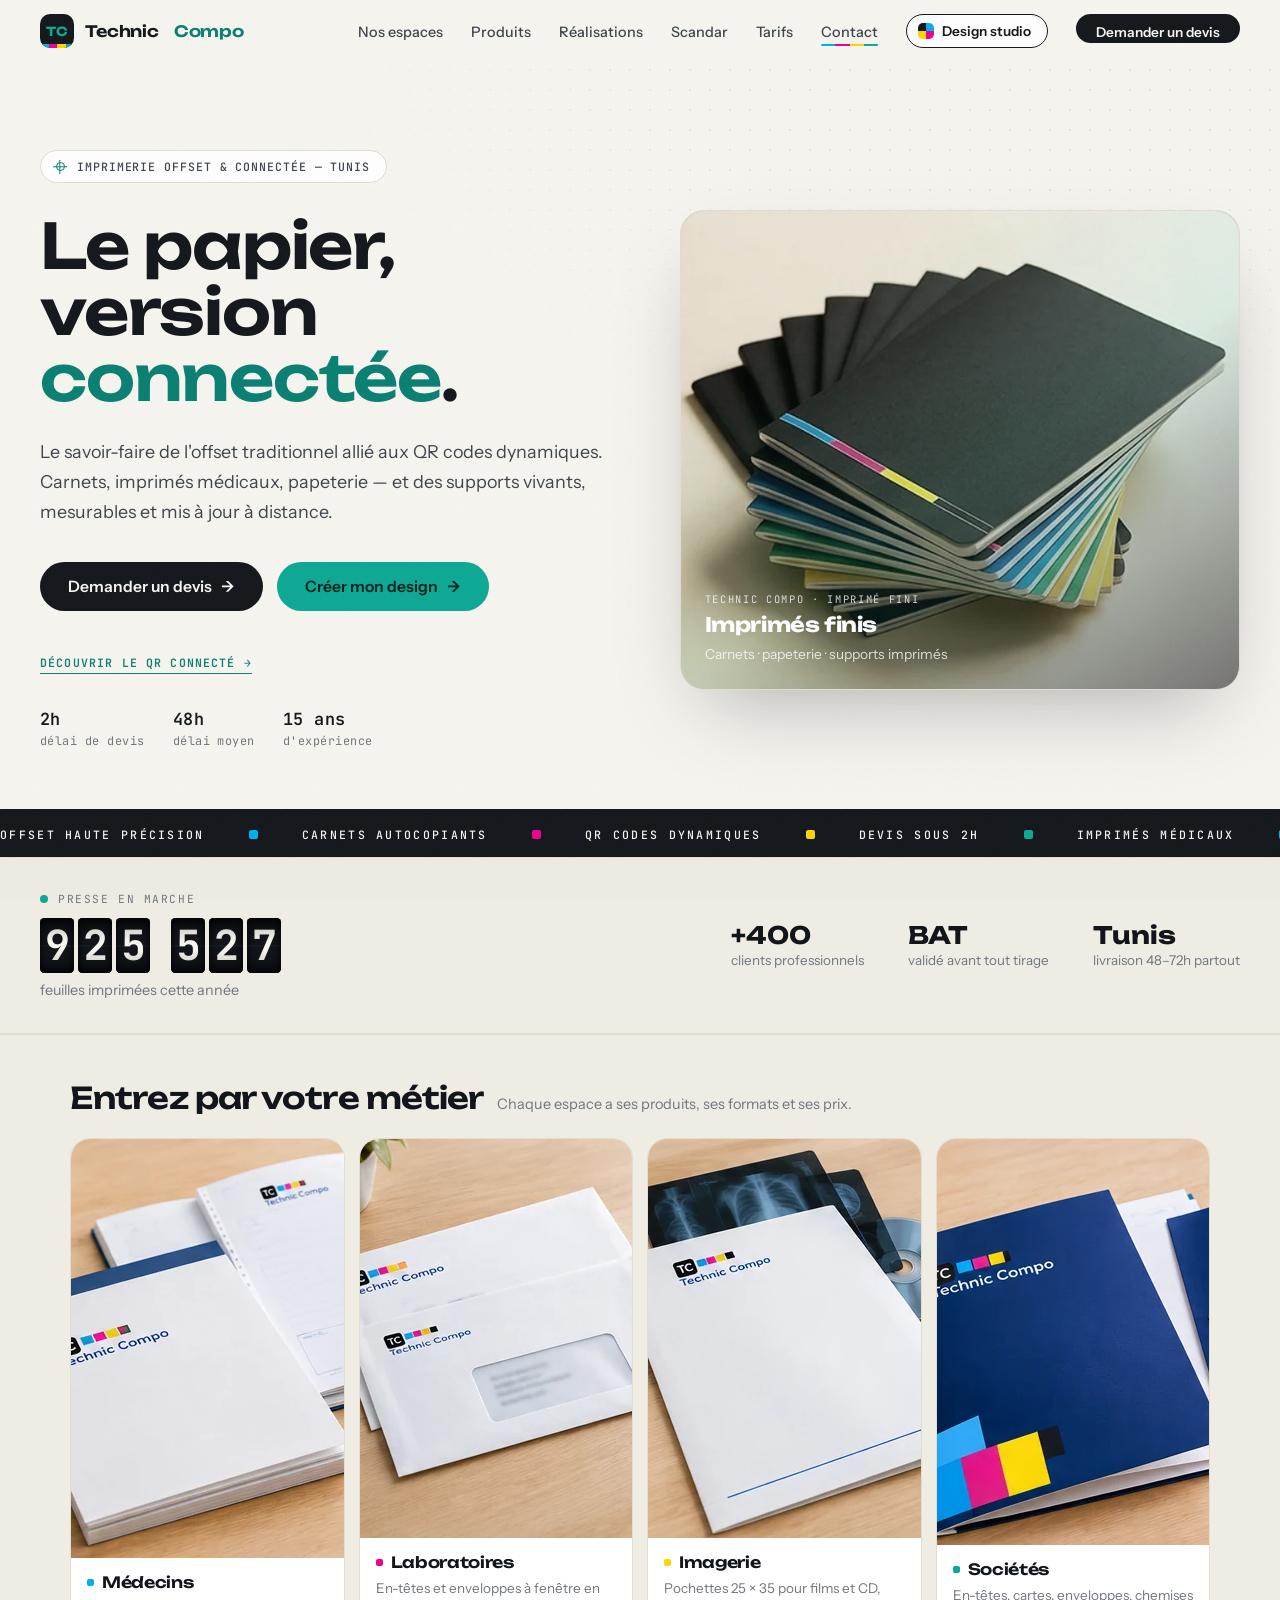
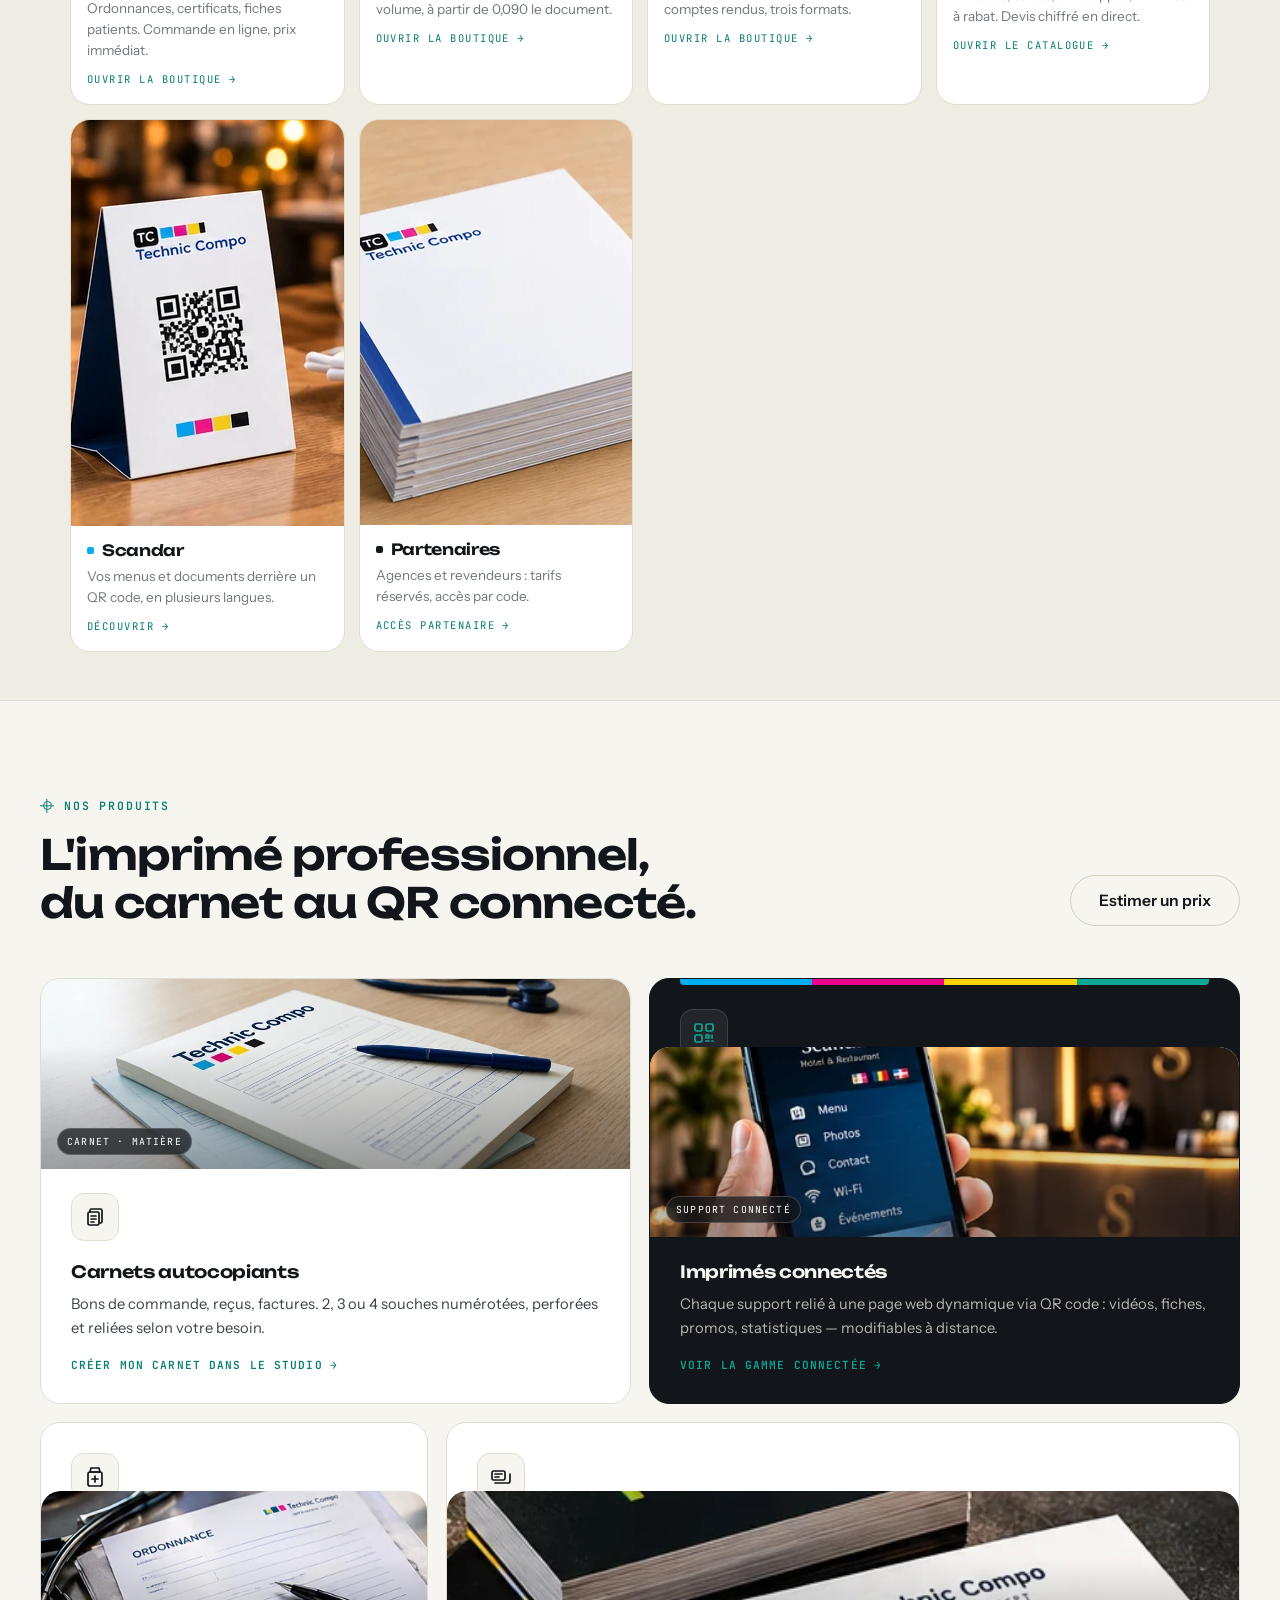
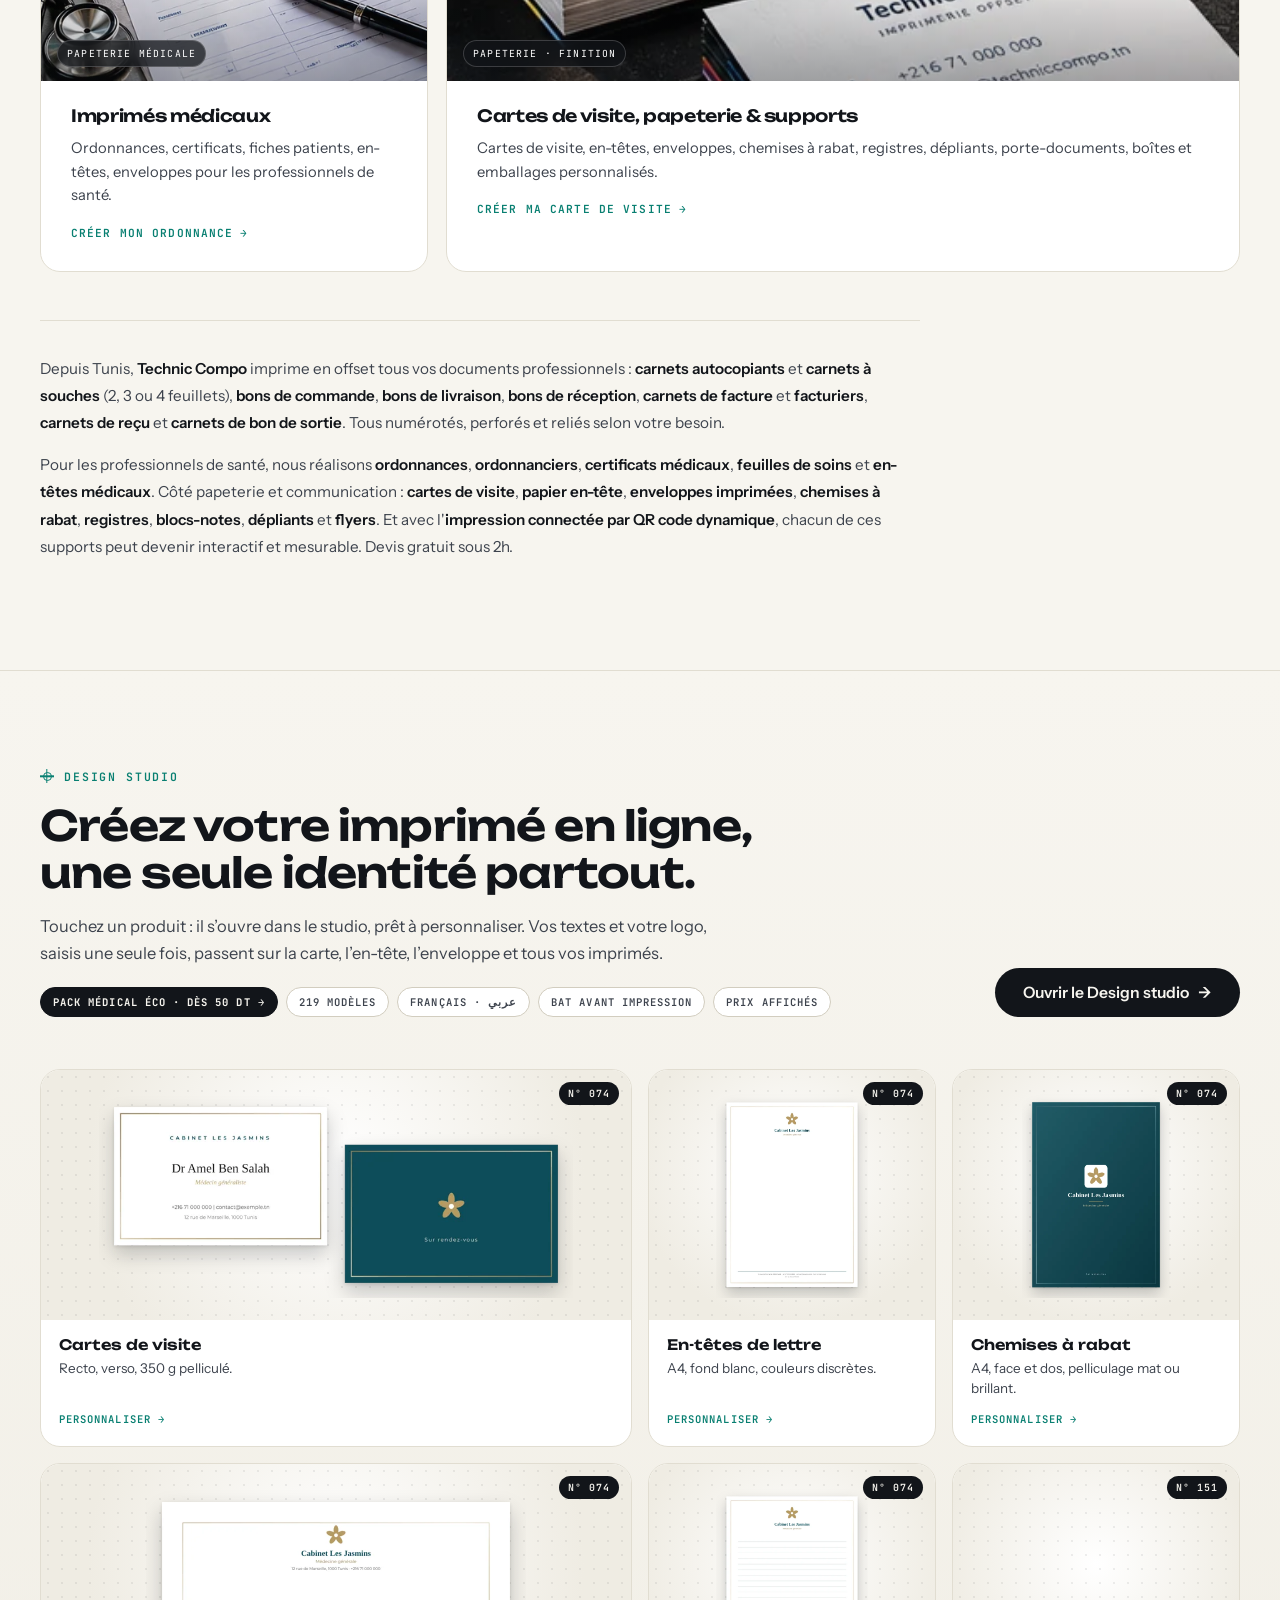
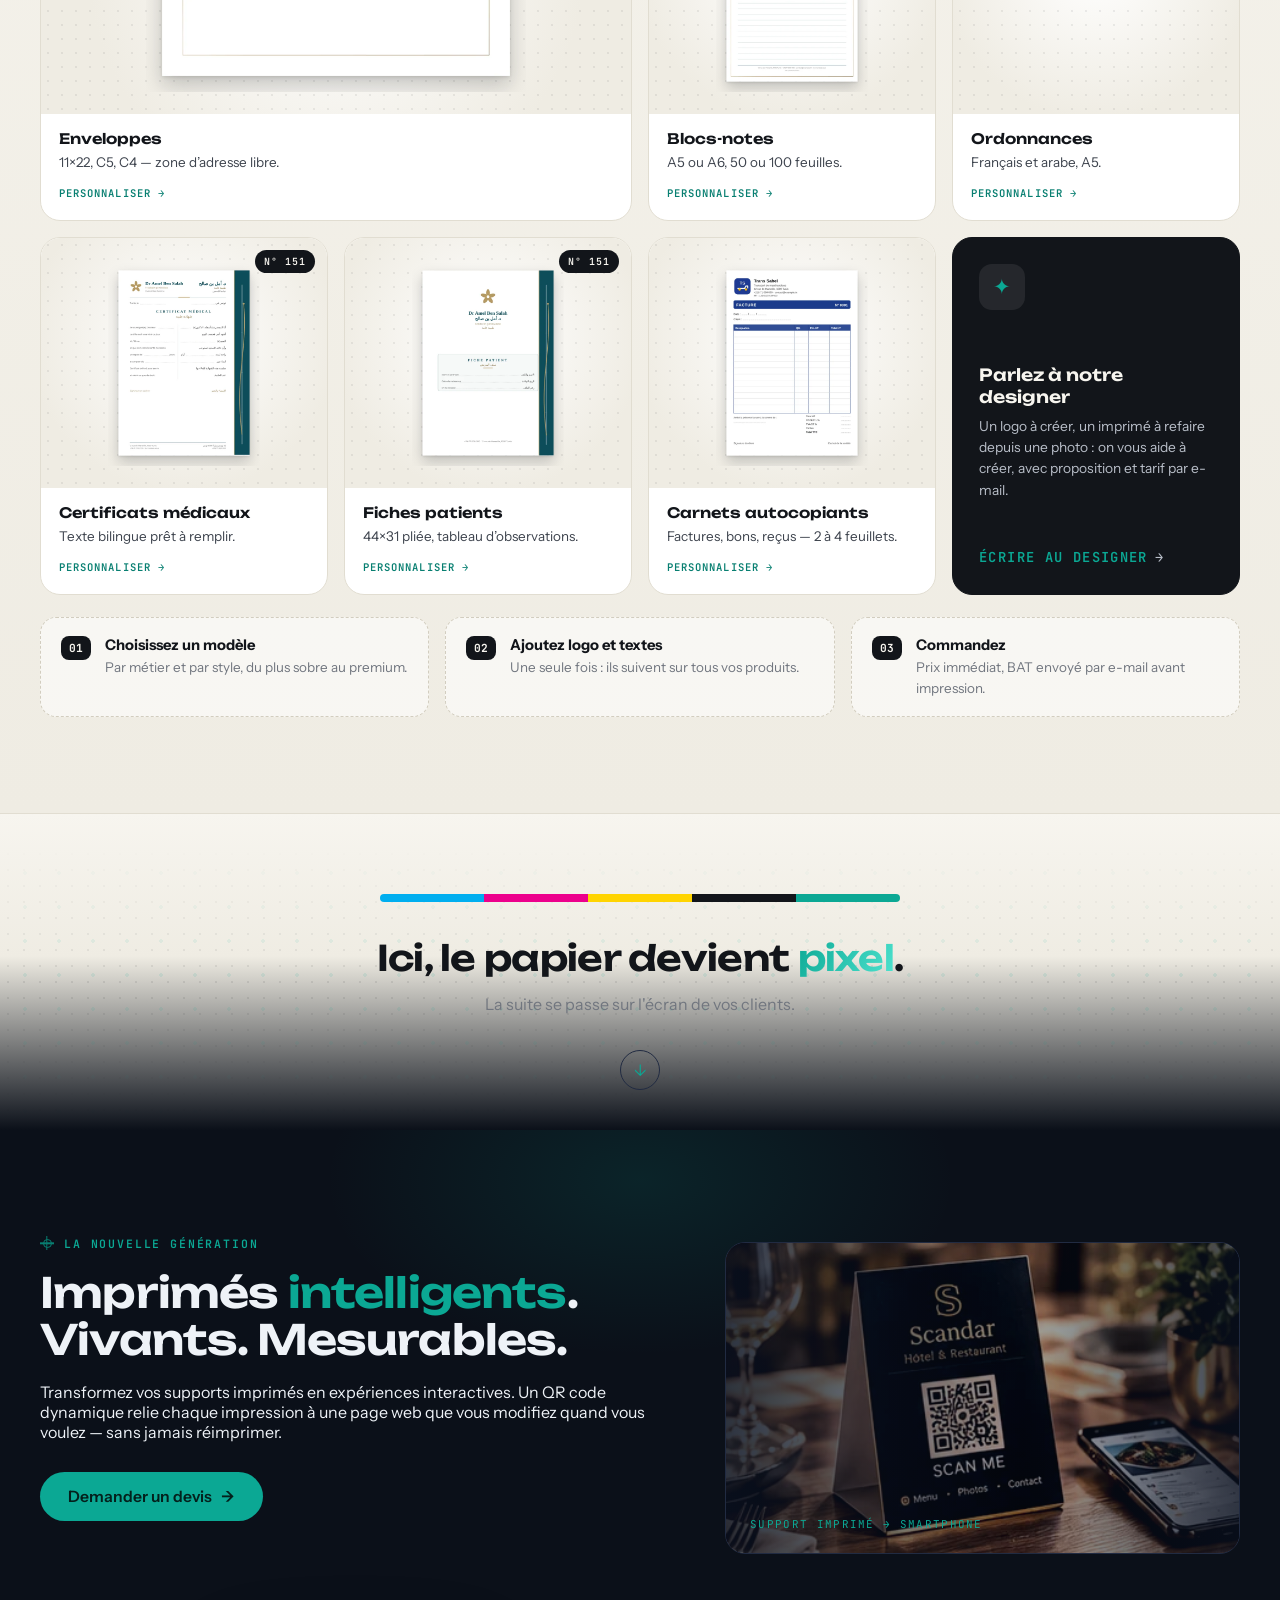
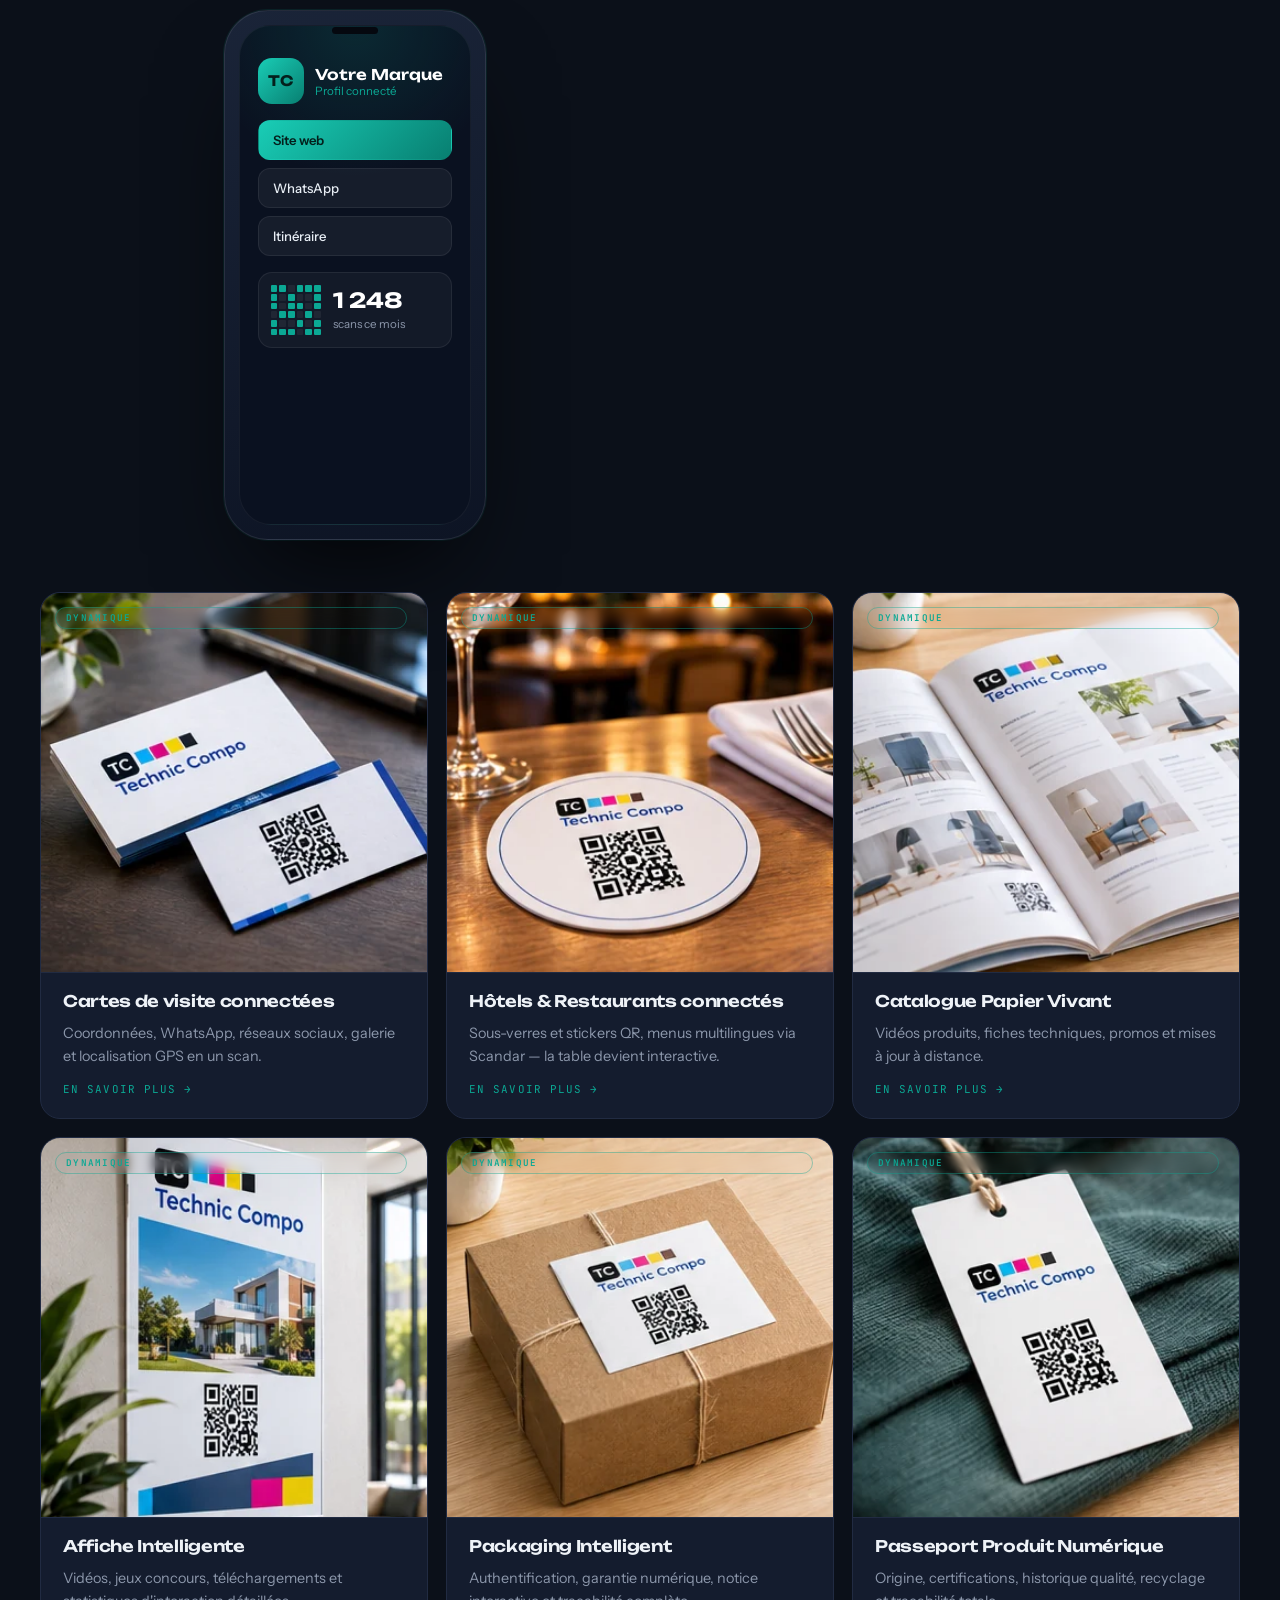
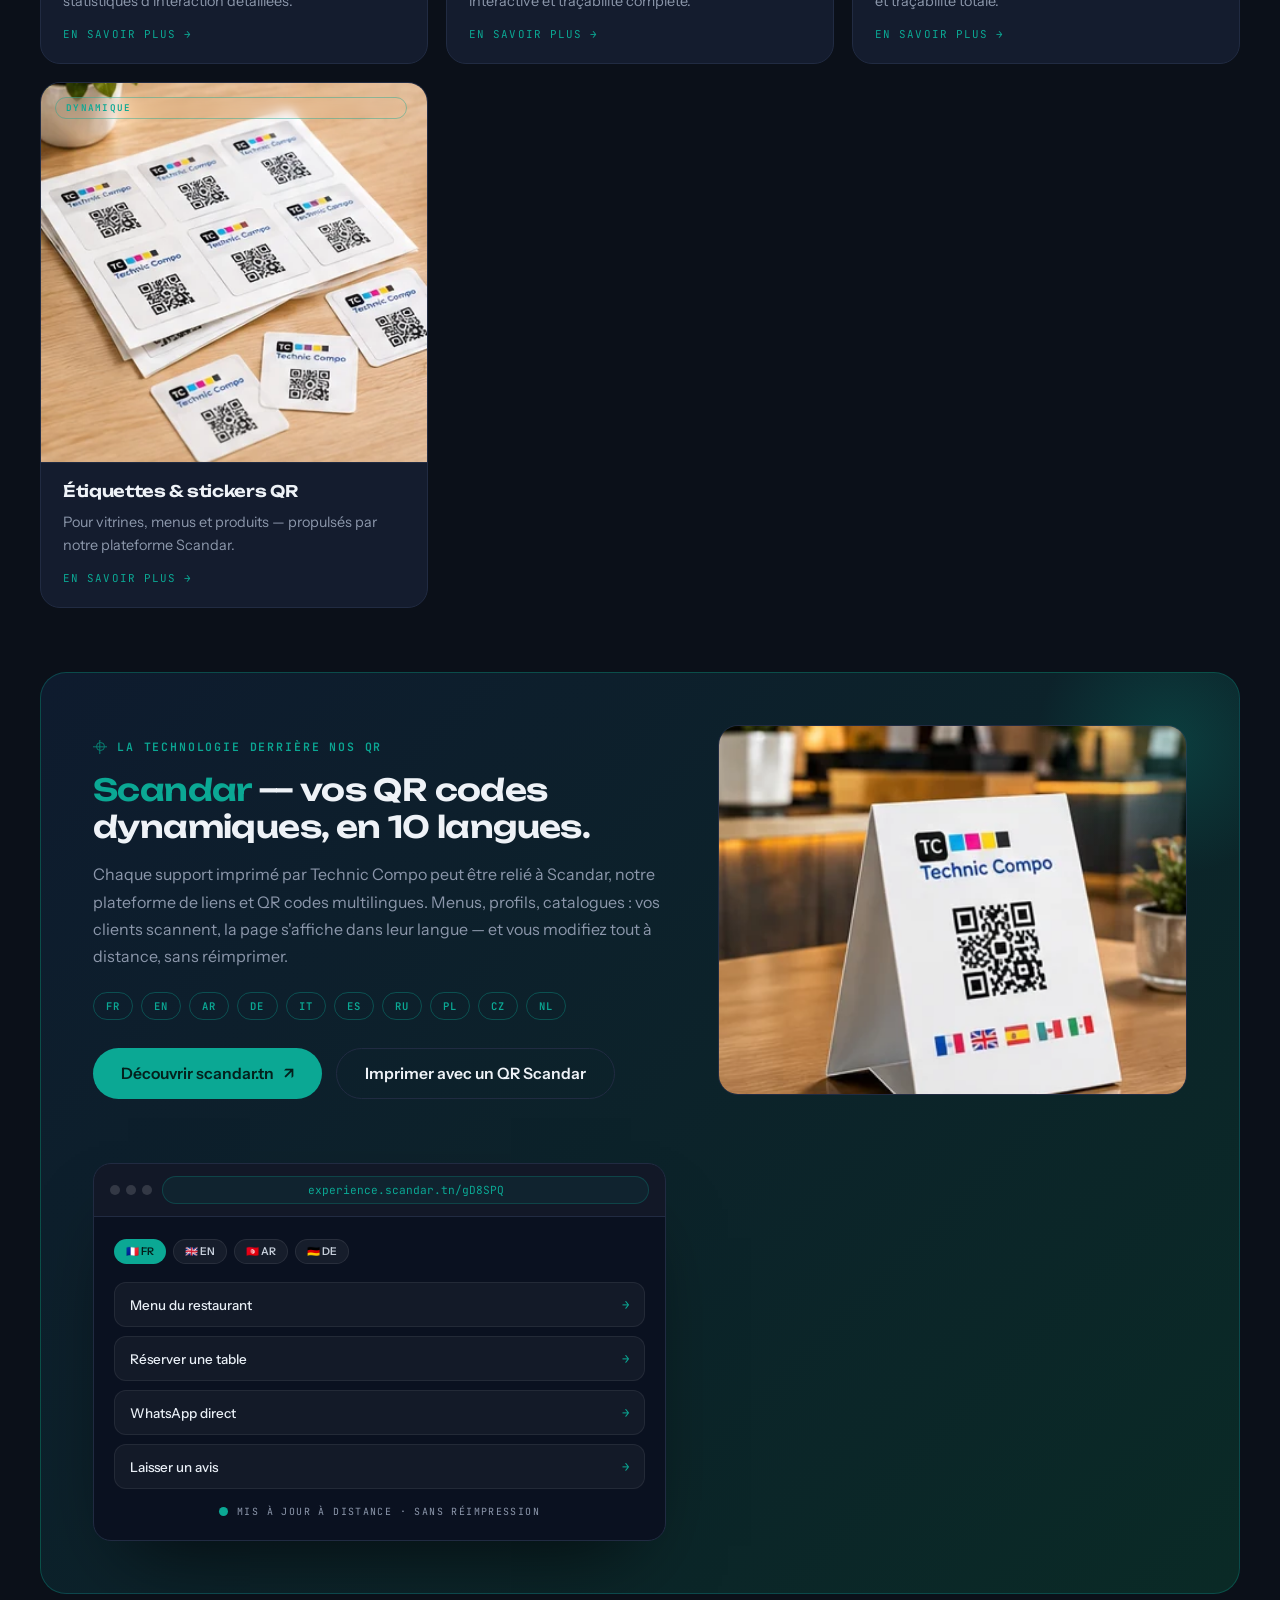
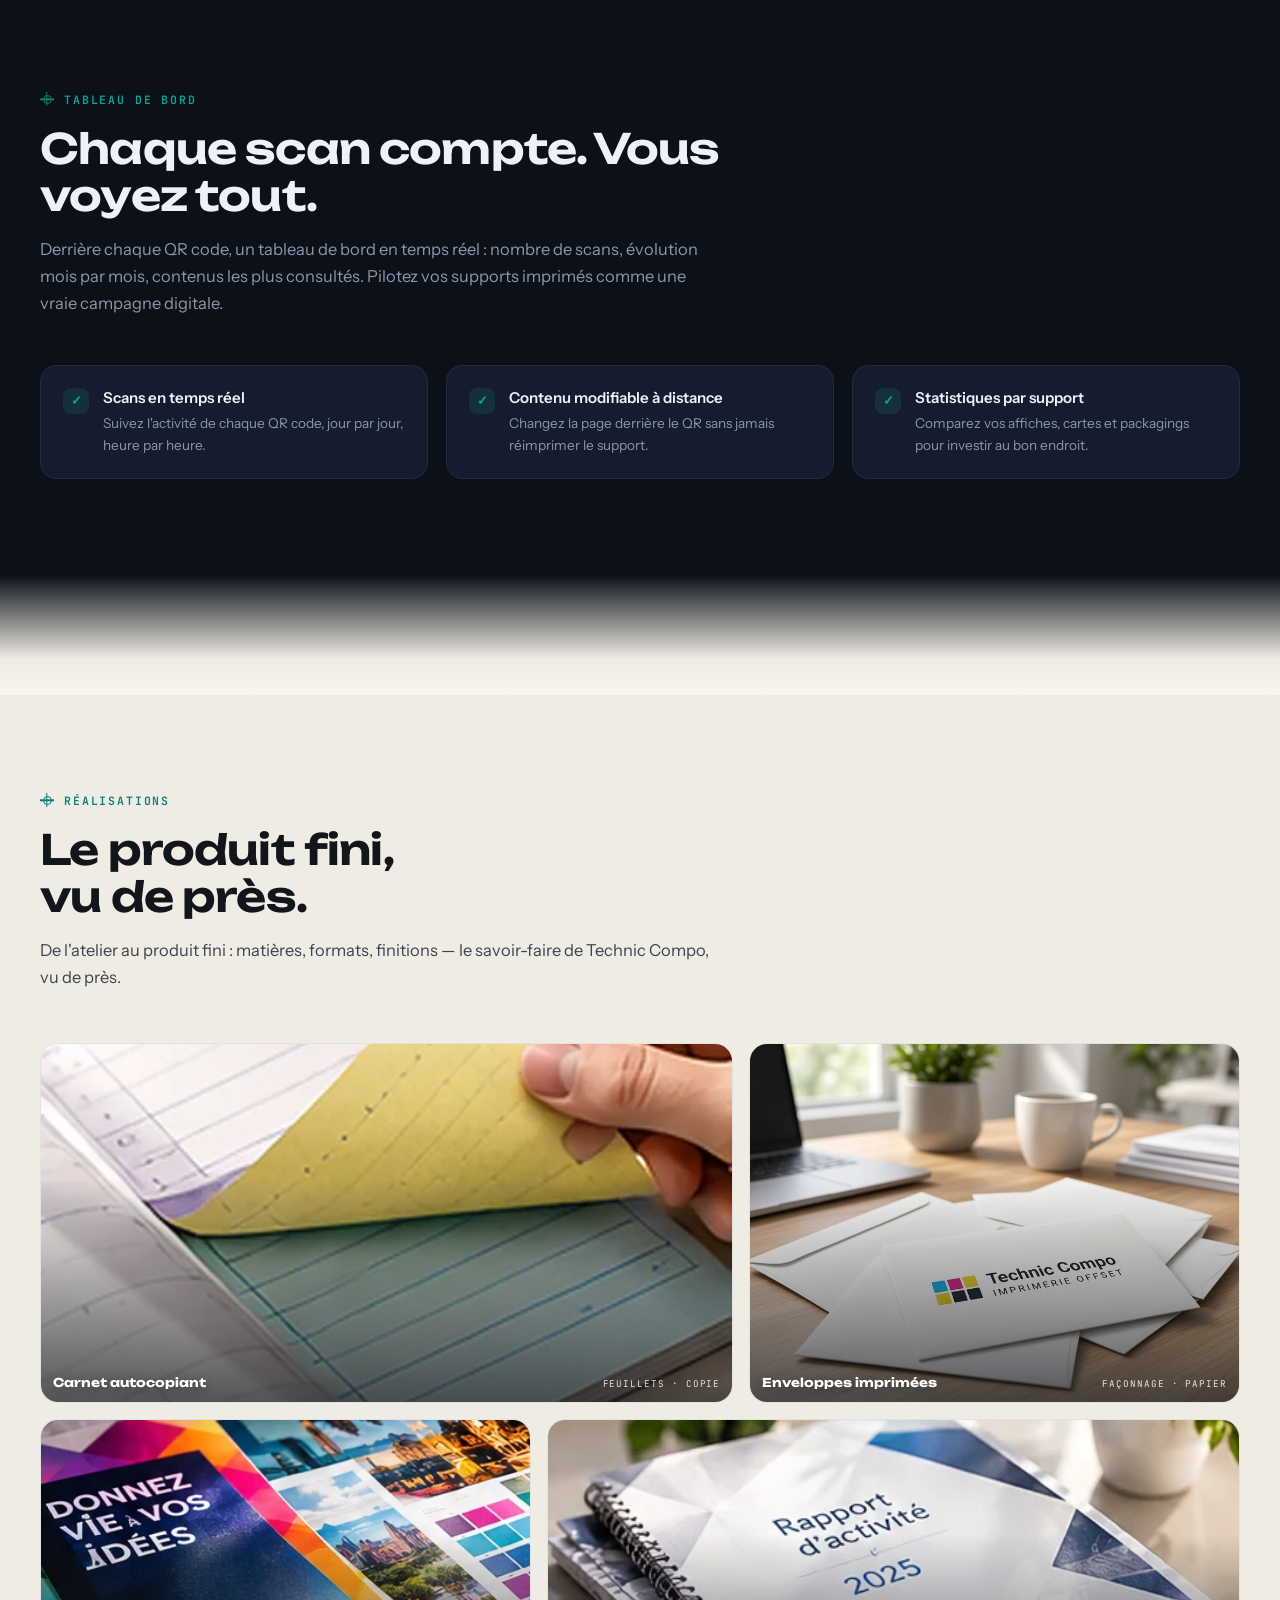
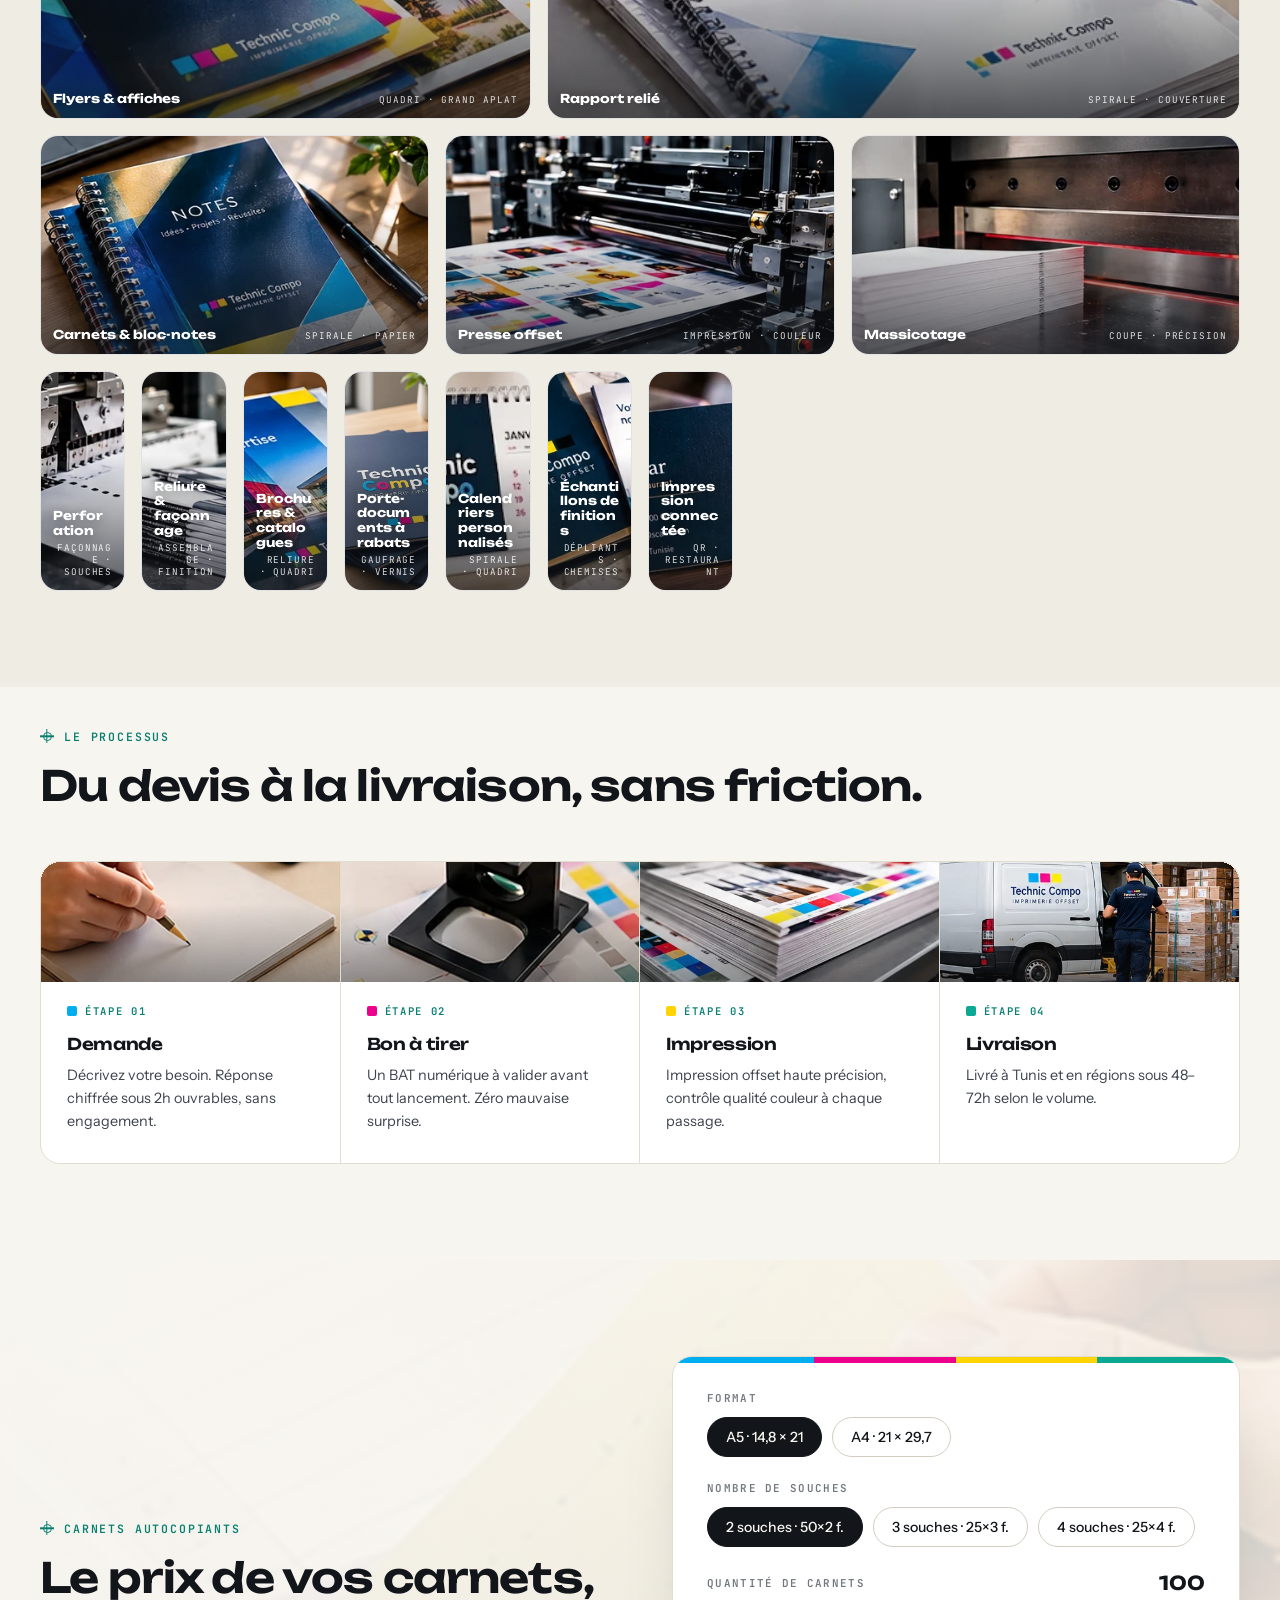
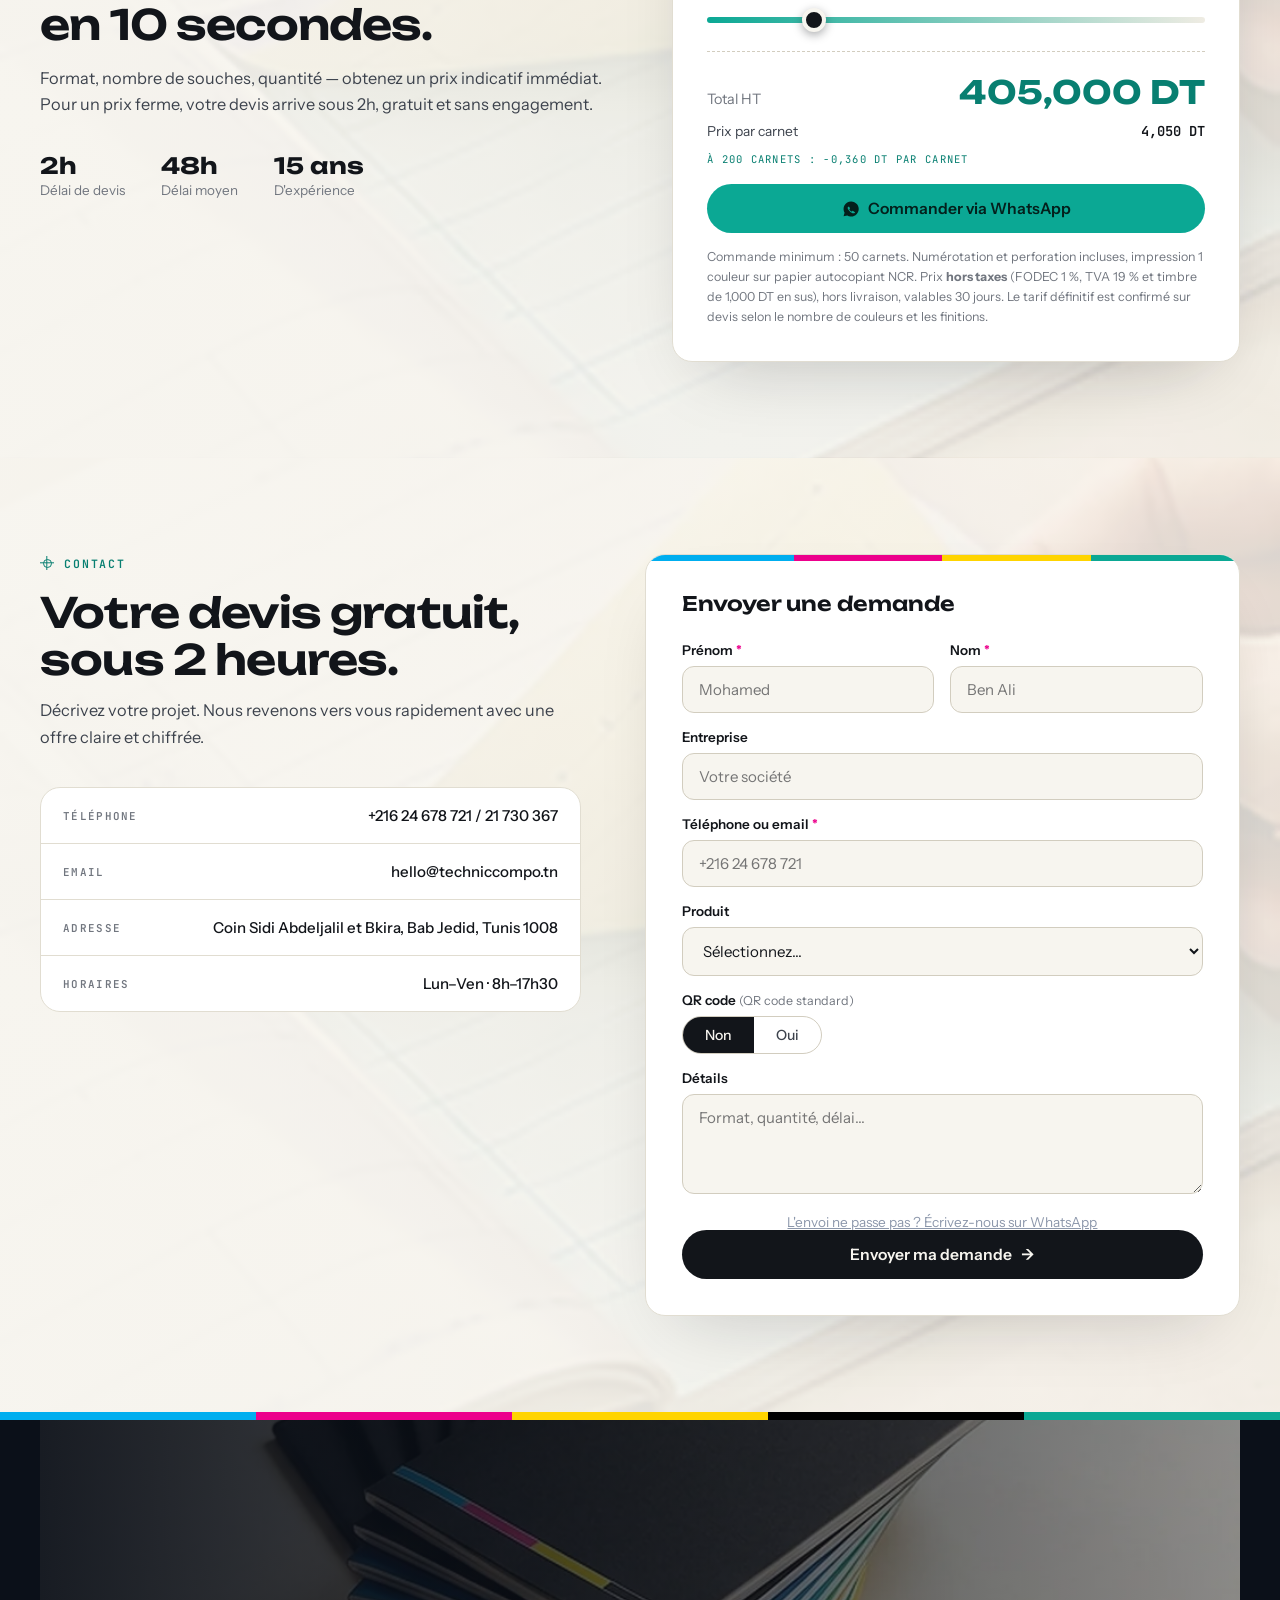
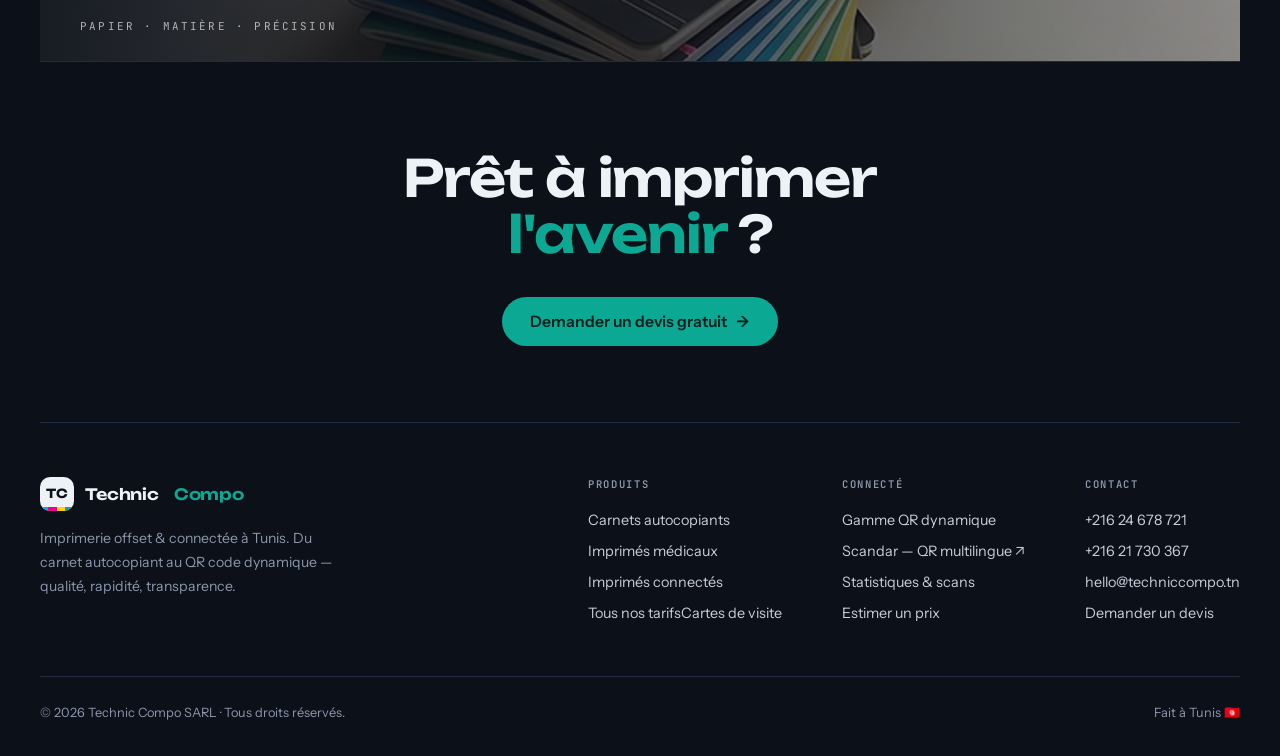
<file: index.html>
<!DOCTYPE html>
<html lang="fr">
<head>
<meta charset="UTF-8">
<meta name="viewport" content="width=device-width, initial-scale=1.0">
<title>Technic Compo — Imprimerie offset & QR codes dynamiques à Tunis</title>
<meta name="description" content="Imprimerie offset à Tunis : carnets autocopiants, carnets à souches, bons de commande, bons de livraison, carnets de facture et facturiers, carnets de reçu, ordonnances et certificats médicaux, cartes de visite, papeterie professionnelle et impression connectée par QR code. Devis gratuit sous 2h.">
<meta name="keywords" content="imprimerie Tunis, imprimerie offset Tunisie, carnet autocopiant, carnet à souches, bon de commande, bon de livraison, bon de réception, carnet de facture, facturier, carnet de reçu, carnet de bon de sortie, carnet de prélèvement, ordonnance, ordonnancier, certificat médical, feuille de soins, en-tête médical, imprimés médicaux, carte de visite, papier en-tête, enveloppe imprimée, chemise à rabat, registre, bloc-note, dépliant, flyer, papeterie professionnelle, QR code dynamique, impression connectée, Technic Compo">
<meta name="author" content="Technic Compo SARL">
<meta name="robots" content="index, follow">
<link rel="canonical" href="https://techniccompo.tn/">
<meta name="geo.region" content="TN-11">
<meta name="geo.placename" content="Tunis">
<meta name="geo.position" content="36.7989;10.1797">
<meta name="ICBM" content="36.7989, 10.1797">

<!-- Open Graph -->
<meta property="og:type" content="website">
<meta property="og:locale" content="fr_TN">
<meta property="og:site_name" content="Technic Compo">
<meta property="og:title" content="Technic Compo — Imprimerie offset & QR codes dynamiques à Tunis">
<meta property="og:description" content="Carnets autocopiants, imprimés médicaux, cartes de visite, papeterie et impression connectée par QR code. Devis gratuit sous 2h.">
<meta property="og:url" content="https://techniccompo.tn/">
<meta property="og:image" content="https://techniccompo.tn/images/tc-18-og-share.jpg">
<meta property="og:image:type" content="image/jpeg">
<meta property="og:image:width" content="1200">
<meta property="og:image:height" content="630">
<meta property="og:image:alt" content="Technic Compo — carnets autocopiants et papeterie professionnelle">

<!-- Twitter Card -->
<meta name="twitter:card" content="summary_large_image">
<meta name="twitter:title" content="Technic Compo — Imprimerie offset & QR codes dynamiques à Tunis">
<meta name="twitter:description" content="Carnets autocopiants, imprimés médicaux, cartes de visite, papeterie et impression connectée par QR code. Devis gratuit sous 2h.">
<meta name="twitter:image" content="https://techniccompo.tn/images/tc-18-og-share.jpg">

<!-- Favicon -->
<link rel="icon" href="data:image/svg+xml,<svg xmlns='http://www.w3.org/2000/svg' viewBox='0 0 100 100'><rect width='100' height='100' rx='22' fill='%23101418'/><text x='50' y='66' font-size='46' font-weight='700' text-anchor='middle' fill='%230DAF9B' font-family='Arial'>TC</text></svg>">

<!-- Données structurées -->
<script type="application/ld+json">
{
  "@context": "https://schema.org",
  "@type": "LocalBusiness",
  "name": "Technic Compo SARL",
  "description": "Imprimerie offset à Tunis : carnets autocopiants et à souches, bons de commande et de livraison, carnets de facture et facturiers, carnets de reçu, ordonnances et certificats médicaux, cartes de visite, papeterie professionnelle et impression connectée par QR code dynamique.",
  "image": "https://techniccompo.tn/images/tc-18-og-share.webp",
  "url": "https://techniccompo.tn/",
  "telephone": "+21624678721",
  "email": "hello@techniccompo.tn",
  "address": {
    "@type": "PostalAddress",
    "streetAddress": "Coin Sidi Abdeljalil et Bkira, Bab Jedid",
    "addressLocality": "Tunis",
    "postalCode": "1008",
    "addressCountry": "TN"
  },
  "geo": {"@type": "GeoCoordinates", "latitude": 36.7989, "longitude": 10.1797},
  "openingHoursSpecification": {
    "@type": "OpeningHoursSpecification",
    "dayOfWeek": ["Monday","Tuesday","Wednesday","Thursday","Friday"],
    "opens": "08:00", "closes": "17:30"
  },
  "hasOfferCatalog": {
    "@type": "OfferCatalog",
    "name": "Produits d'impression",
    "itemListElement": [
      {"@type": "Offer", "itemOffered": {"@type": "Service", "name": "Carnets autocopiants à souches"}},
      {"@type": "Offer", "itemOffered": {"@type": "Service", "name": "Bons de commande et bons de livraison"}},
      {"@type": "Offer", "itemOffered": {"@type": "Service", "name": "Carnets de facture et facturiers"}},
      {"@type": "Offer", "itemOffered": {"@type": "Service", "name": "Carnets de reçu"}},
      {"@type": "Offer", "itemOffered": {"@type": "Service", "name": "Ordonnances et ordonnanciers médicaux"}},
      {"@type": "Offer", "itemOffered": {"@type": "Service", "name": "Certificats médicaux et feuilles de soins"}},
      {"@type": "Offer", "itemOffered": {"@type": "Service", "name": "Cartes de visite"}},
      {"@type": "Offer", "itemOffered": {"@type": "Service", "name": "Papeterie : en-têtes, enveloppes, chemises, registres, blocs-notes"}},
      {"@type": "Offer", "itemOffered": {"@type": "Service", "name": "Impression connectée par QR code dynamique"}}
    ]
  },
  "priceRange": "$$"
}
</script>

<link rel="preload" as="image" href="images/tc-01-hero-carnets.webp" fetchpriority="high">
<link rel="preconnect" href="https://fonts.googleapis.com">
<link rel="preconnect" href="https://fonts.gstatic.com" crossorigin>
<link href="https://fonts.googleapis.com/css2?family=Unbounded:wght@500;600;700&family=Instrument+Sans:ital,wght@0,400;0,500;0,600;1,400&family=JetBrains+Mono:wght@400;500;600&display=swap" rel="stylesheet">

<style>
:root{
  --paper:#F7F5EF; --paper2:#EFECE3; --card:#FFFFFF;
  --ink:#12151A; --ink2:#3D434D; --ink3:#71767F;
  --line:#E1DDD1; --line2:#D2CDBF;
  --teal:#0BA894; --teal-dk:#087F71; --teal-ink:#053B34;
  --cyan:#00AEEF; --magenta:#EC008C; --yellow:#FFD400;
  --night:#0B1019; --night2:#0F1522; --npanel:#141C2E; --nline:#212B42; --nink:#EEF2F7; --nmid:#8C97AB;
  --r:20px;
}
*{margin:0;padding:0;box-sizing:border-box}
html{scroll-behavior:smooth}
.sec,section[id],div[id]{scroll-margin-top:74px}
body{font-family:'Instrument Sans',sans-serif;background:var(--paper);color:var(--ink);-webkit-font-smoothing:antialiased;overflow-x:hidden}
::selection{background:var(--ink);color:var(--paper)}
a{color:inherit;text-decoration:none}
img{display:block;max-width:100%}
h1,h2,h3{font-family:'Unbounded',sans-serif;letter-spacing:-.02em}
.mono{font-family:'JetBrains Mono',monospace}
@media(prefers-reduced-motion:reduce){*{animation:none!important;transition:none!important}.reveal,.reveal-print{opacity:1!important;transform:none!important;text-shadow:none!important}.loader,.cur{display:none!important}}
.reveal{opacity:0;transform:translateY(24px);transition:opacity .65s cubic-bezier(.2,.6,.2,1),transform .65s cubic-bezier(.2,.6,.2,1)}
.reveal.in{opacity:1;transform:none}

/* ====== SIGNATURE : barre de contrôle CMJN (comme sur les bords de feuille offset) ====== */
.cmyk{display:flex;gap:0;height:8px;width:100%}
.cmyk i{flex:1}
.cmyk .c{background:var(--cyan)}.cmyk .m{background:var(--magenta)}.cmyk .y{background:var(--yellow)}.cmyk .k{background:var(--ink)}.cmyk .t{background:var(--teal)}
.cmyk-mini{display:inline-flex;gap:3px;vertical-align:middle}
.cmyk-mini i{width:9px;height:9px;border-radius:2px}

/* repère de calage (registration mark) */
.reg{position:relative;width:14px;height:14px;flex-shrink:0;display:inline-block}
.reg::before,.reg::after{content:'';position:absolute;background:currentColor}
.reg::before{left:50%;top:0;width:1.4px;height:100%;transform:translateX(-50%)}
.reg::after{top:50%;left:0;height:1.4px;width:100%;transform:translateY(-50%)}
.reg u{position:absolute;inset:2.5px;border:1.4px solid currentColor;border-radius:50%}

/* eyebrow technique */
.eyebrow{display:inline-flex;align-items:center;gap:10px;font-family:'JetBrains Mono',monospace;font-size:.72rem;font-weight:600;text-transform:uppercase;letter-spacing:.16em;color:var(--teal-dk);margin-bottom:18px}
.eyebrow .reg{color:var(--teal-dk)}

/* ====== BARRE DE PROGRESSION CMJN (scroll) ====== */
.progress{position:fixed;top:0;left:0;right:0;height:4px;z-index:400;transform-origin:left;transform:scaleX(0);background:linear-gradient(90deg,var(--cyan) 0 25%,var(--magenta) 25% 50%,var(--yellow) 50% 75%,var(--teal) 75%);transition:transform .08s linear}

/* ====== MARQUEE (bandeau défilant) ====== */
.marquee{overflow:hidden;background:var(--ink);color:var(--paper);padding:14px 0;white-space:nowrap;position:relative}
.marquee-track{display:inline-flex;align-items:center;gap:44px;animation:mq 30s linear infinite;font-family:'JetBrains Mono',monospace;font-size:.72rem;font-weight:500;letter-spacing:.2em;text-transform:uppercase;padding-right:44px}
@keyframes mq{from{transform:translateX(0)}to{transform:translateX(-50%)}}
.marquee .sq{width:9px;height:9px;border-radius:2px;flex:none}
.marquee:hover .marquee-track{animation-play-state:paused}
/* ====== SECTION SCANDAR ====== */
.scandar-panel{margin-top:64px;background:linear-gradient(135deg,#0E1B2E,#0A2A26);border:1px solid rgba(11,168,148,.3);border-radius:calc(var(--r) + 6px);padding:52px;display:grid;grid-template-columns:1.1fr .9fr;gap:52px;align-items:center;position:relative;overflow:hidden}
.scandar-panel::before{content:'';position:absolute;top:-120px;right:-120px;width:380px;height:380px;background:radial-gradient(50% 50% at 50% 50%,rgba(11,168,148,.2),transparent 70%);pointer-events:none}
.scandar-panel h3{font-size:clamp(1.3rem,2.6vw,1.9rem);font-weight:600;line-height:1.2;margin-bottom:16px}
.scandar-panel h3 .t{color:var(--teal)}
.scandar-panel>div>p{color:var(--nmid);font-size:1rem;line-height:1.7;margin-bottom:22px}
.lang-chips{display:flex;gap:8px;flex-wrap:wrap;margin-bottom:28px}
.lang-chips span{font-family:'JetBrains Mono',monospace;font-size:.66rem;font-weight:600;letter-spacing:.1em;padding:6px 12px;border-radius:100px;border:1px solid rgba(11,168,148,.35);color:var(--teal)}
.sc-ctas{display:flex;gap:14px;flex-wrap:wrap}
.browser{background:#0A1120;border:1px solid var(--nline);border-radius:18px;overflow:hidden;box-shadow:0 40px 80px -35px rgba(0,0,0,.7)}
.browser-bar{display:flex;align-items:center;gap:10px;padding:12px 16px;border-bottom:1px solid var(--nline);background:rgba(255,255,255,.03)}
.browser-bar .dots{display:flex;gap:6px}
.browser-bar .dots i{width:10px;height:10px;border-radius:50%;background:rgba(255,255,255,.14)}
.browser-url{flex:1;font-family:'JetBrains Mono',monospace;font-size:.7rem;color:var(--teal);background:rgba(11,168,148,.08);border:1px solid rgba(11,168,148,.25);border-radius:100px;padding:6px 14px;text-align:center;overflow:hidden;text-overflow:ellipsis}
.browser-body{padding:22px 20px}
.bl-langs{display:flex;gap:7px;margin-bottom:18px}
.bl-langs span{font-size:.66rem;font-weight:600;padding:5px 11px;border-radius:100px;background:rgba(255,255,255,.05);border:1px solid rgba(255,255,255,.08);color:#C6CEDA}
.bl-langs span.on{background:var(--teal);color:#04201C;border-color:transparent}
.bl-item{display:flex;justify-content:space-between;align-items:center;padding:13px 15px;border-radius:12px;background:rgba(255,255,255,.04);border:1px solid rgba(255,255,255,.07);margin-bottom:9px;font-size:.84rem;color:#E8EEF5;font-weight:500}
.bl-item b{font-family:'JetBrains Mono',monospace;font-weight:600;font-size:.78rem;color:var(--teal)}
.bl-live{display:flex;align-items:center;gap:9px;font-family:'JetBrains Mono',monospace;font-size:.62rem;letter-spacing:.14em;text-transform:uppercase;color:var(--nmid);margin-top:16px;justify-content:center}

/* ====== NAV ====== */
nav{position:fixed;top:0;left:0;right:0;z-index:300;display:flex;align-items:center;justify-content:space-between;padding:14px 40px;background:rgba(247,245,239,.8);backdrop-filter:blur(16px);-webkit-backdrop-filter:blur(16px);border-bottom:1px solid transparent;transition:border-color .3s,padding .3s}
nav.scrolled{border-color:var(--line);padding:10px 40px}
.logo{display:flex;align-items:center;gap:11px;font-family:'Unbounded';font-weight:600;font-size:.98rem;letter-spacing:-.01em}
.logo .badge{width:34px;height:34px;background:var(--ink);color:var(--teal);border-radius:10px;display:flex;align-items:center;justify-content:center;font-size:.78rem;font-weight:700;position:relative;overflow:hidden}
.logo .badge::after{content:'';position:absolute;bottom:0;left:0;right:0;height:4px;background:linear-gradient(90deg,var(--cyan) 25%,var(--magenta) 25% 50%,var(--yellow) 50% 75%,var(--teal) 75%)}
.logo em{font-style:normal;color:var(--teal-dk)}
.nlinks{display:flex;align-items:center;gap:28px;list-style:none}
.nlinks a{font-size:.9rem;color:var(--ink2);font-weight:500;transition:color .2s}
.nlinks a:hover{color:var(--ink)}
.nbtn{background:var(--ink);color:var(--paper)!important;padding:10px 20px;border-radius:100px;font-weight:600!important;font-size:.85rem!important;transition:transform .15s,box-shadow .25s}
.nbtn:hover{transform:translateY(-1px);box-shadow:0 8px 24px -8px rgba(18,21,26,.5)}
.burger{display:none;flex-direction:column;gap:5px;background:none;border:0;cursor:pointer;padding:6px}
.burger span{width:24px;height:2px;background:var(--ink);border-radius:2px;transition:.3s}
.burger.open span:nth-child(1){transform:translateY(7px) rotate(45deg)}
.burger.open span:nth-child(2){opacity:0}
.burger.open span:nth-child(3){transform:translateY(-7px) rotate(-45deg)}
.mmenu{position:fixed;inset:0;background:var(--paper);z-index:250;display:flex;flex-direction:column;justify-content:flex-start;
  padding:96px 40px calc(48px + env(safe-area-inset-bottom));overflow-y:auto;-webkit-overflow-scrolling:touch;overscroll-behavior:contain;
  transform:translateX(100%);transition:transform .4s cubic-bezier(.4,0,.2,1)}
.mmenu a{flex:none}
.mmenu.open{transform:none}
.mmenu a{font-family:'Unbounded';font-size:1.32rem;font-weight:600;padding:13px 0;border-bottom:1px solid var(--line)}
.mmenu a:last-child{border:0;color:var(--teal-dk)}

/* ====== HERO ====== */
.hero{position:relative;padding:150px 40px 60px;max-width:1320px;margin:0 auto}
.hero-halftone{position:absolute;inset:0;pointer-events:none;background-image:radial-gradient(rgba(18,21,26,.07) 1.2px,transparent 1.2px);background-size:20px 20px;mask-image:radial-gradient(90% 70% at 80% 10%,#000 20%,transparent 70%);-webkit-mask-image:radial-gradient(90% 70% at 80% 10%,#000 20%,transparent 70%)}
.hero-grid{display:grid;grid-template-columns:1.05fr .95fr;gap:56px;align-items:center;position:relative}
.hero-tag{display:inline-flex;align-items:center;gap:10px;background:var(--card);border:1px solid var(--line);padding:8px 16px 8px 12px;border-radius:100px;font-family:'JetBrains Mono',monospace;font-size:.72rem;font-weight:500;letter-spacing:.08em;text-transform:uppercase;color:var(--ink2);margin-bottom:30px}
.hero-tag .reg{color:var(--teal-dk)}
.hero h1{font-size:clamp(2.3rem,4.9vw,3.9rem);font-weight:600;line-height:1.06;margin-bottom:26px}
.hero h1 .t{color:var(--teal-dk)}
.hero-sub{font-size:1.12rem;color:var(--ink2);line-height:1.65;max-width:48ch;margin-bottom:36px}
.hero-cta{display:flex;gap:14px;flex-wrap:wrap;margin-bottom:40px}
.btn{display:inline-flex;align-items:center;gap:9px;padding:15px 28px;border-radius:100px;font-family:'Instrument Sans';font-weight:600;font-size:.98rem;cursor:pointer;border:0;transition:transform .15s,box-shadow .25s,background .25s,color .25s,border-color .25s}
.btn-ink{background:var(--ink);color:var(--paper)}
.btn-ink:hover{transform:translateY(-2px);box-shadow:0 14px 30px -10px rgba(18,21,26,.45)}
.btn-line{background:transparent;color:var(--ink);border:1.5px solid var(--line2)}
.btn-line:hover{border-color:var(--ink);transform:translateY(-2px)}
.btn-teal{background:var(--teal);color:#04201C}
.btn-teal:hover{transform:translateY(-2px);box-shadow:0 14px 30px -10px rgba(11,168,148,.5)}
.btn .ar{transition:transform .2s}
.btn:hover .ar{transform:translateX(3px)}
.hero-specs{display:flex;gap:28px;flex-wrap:wrap;font-family:'JetBrains Mono',monospace;font-size:.74rem;color:var(--ink3);letter-spacing:.04em}
.hero-specs b{display:block;font-size:1.05rem;color:var(--ink);font-weight:600;margin-bottom:3px}

/* Feuille en cours d'impression (visuel hero) */
.press-sheet{position:relative;display:flex;justify-content:center;align-items:center;min-height:480px}
.sheet{position:relative;width:min(380px,100%);background:var(--card);border:1px solid var(--line);border-radius:6px;box-shadow:0 30px 70px -25px rgba(18,21,26,.3),0 4px 14px rgba(18,21,26,.06);padding:34px 30px 26px;transform:rotate(-2deg);animation:sheetfloat 7s ease-in-out infinite alternate}
@keyframes sheetfloat{from{transform:rotate(-2deg) translateY(-6px)}to{transform:rotate(-2deg) translateY(6px)}}
.sheet .crop{position:absolute;width:16px;height:16px;color:var(--ink3)}
.sheet .crop::before,.sheet .crop::after{content:'';position:absolute;background:currentColor}
.sheet .crop::before{width:100%;height:1.2px}
.sheet .crop::after{height:100%;width:1.2px}
.crop.tl{top:9px;left:9px}.crop.tl::before{top:0;left:0}.crop.tl::after{top:0;left:0}
.crop.tr{top:9px;right:9px}.crop.tr::before{top:0;right:0}.crop.tr::after{top:0;right:0}
.crop.bl{bottom:9px;left:9px}.crop.bl::before{bottom:0;left:0}.crop.bl::after{bottom:0;left:0}
.crop.br{bottom:9px;right:9px}.crop.br::before{bottom:0;right:0}.crop.br::after{bottom:0;right:0}
.sheet-cmyk{position:absolute;top:-14px;left:30px;right:30px;display:flex;gap:5px}
.sheet-cmyk i{flex:1;height:8px;border-radius:2px}
.ink-sweep{position:absolute;left:0;right:0;top:-40%;height:40%;background:linear-gradient(180deg,transparent,rgba(11,168,148,.14),transparent);animation:sweep 4.6s ease-in-out infinite;pointer-events:none;border-radius:6px}
@keyframes sweep{0%{top:-40%}60%{top:105%}100%{top:105%}}
.sh-head{display:flex;align-items:center;gap:12px;margin-bottom:20px}
.sh-av{width:48px;height:48px;border-radius:12px;background:var(--ink);color:var(--teal);font-family:'Unbounded';font-weight:700;font-size:.9rem;display:flex;align-items:center;justify-content:center;position:relative;overflow:hidden}
.sh-av::after{content:'';position:absolute;bottom:0;left:0;right:0;height:4px;background:linear-gradient(90deg,var(--cyan) 25%,var(--magenta) 25% 50%,var(--yellow) 50% 75%,var(--teal) 75%)}
.sh-name{font-family:'Unbounded';font-weight:600;font-size:.98rem}
.sh-role{font-family:'JetBrains Mono',monospace;font-size:.68rem;color:var(--teal-dk);letter-spacing:.08em;text-transform:uppercase}
.sh-lines{display:flex;flex-direction:column;gap:9px;margin-bottom:20px}
.sh-lines span{height:12px;border-radius:6px;background:var(--paper2)}
.sh-lines span:nth-child(1){width:88%}.sh-lines span:nth-child(2){width:70%}.sh-lines span:nth-child(3){width:78%}
.sh-qr-row{display:flex;align-items:center;gap:16px;background:var(--paper);border:1px dashed var(--line2);border-radius:14px;padding:14px}
.qr-grid{display:grid;grid-template-columns:repeat(7,1fr);gap:2.5px;width:66px;height:66px;flex:none}
.qr-grid i{background:transparent;border-radius:1.5px}
.qr-grid i.f{background:var(--ink)}
.sh-qr-tx b{font-family:'Unbounded';font-size:1.25rem;display:block;line-height:1.15}
.sh-qr-tx span{font-size:.78rem;color:var(--ink3)}
.sh-foot{display:flex;justify-content:space-between;align-items:center;margin-top:20px;font-family:'JetBrains Mono',monospace;font-size:.64rem;color:var(--ink3);letter-spacing:.06em;text-transform:uppercase}
.float-chip{position:absolute;top:36px;right:-6px;display:flex;align-items:center;gap:10px;background:var(--night);color:var(--nink);border-radius:14px;padding:13px 16px;box-shadow:0 24px 50px -20px rgba(11,16,25,.55);animation:chipfloat 6.5s ease-in-out .5s infinite alternate}
@keyframes chipfloat{from{transform:translateY(-7px)}to{transform:translateY(7px)}}
.fc-dot{width:9px;height:9px;border-radius:50%;background:var(--teal);box-shadow:0 0 0 0 rgba(11,168,148,.55);animation:pulse 1.9s infinite}
@keyframes pulse{0%{box-shadow:0 0 0 0 rgba(11,168,148,.55)}70%{box-shadow:0 0 0 9px rgba(11,168,148,0)}100%{box-shadow:0 0 0 0 rgba(11,168,148,0)}}
.fc-tx b{font-family:'Unbounded';font-size:.98rem;display:block;line-height:1.1}
.fc-tx span{font-size:.72rem;color:var(--nmid)}
.float-chip2{position:absolute;bottom:44px;left:-10px;background:var(--card);border:1px solid var(--line);border-radius:14px;padding:12px 16px;box-shadow:0 18px 40px -18px rgba(18,21,26,.25);animation:chipfloat 7.5s ease-in-out 1.2s infinite alternate-reverse;font-family:'JetBrains Mono',monospace;font-size:.7rem;color:var(--ink2);display:flex;align-items:center;gap:10px}
.float-chip2 .sq{display:flex;gap:3px}
.float-chip2 .sq i{width:10px;height:10px;border-radius:2px}

/* ====== BANDE COMPTEUR ====== */
.statband{border-top:1px solid var(--line);border-bottom:1px solid var(--line);background:var(--paper2)}
.statband-in{max-width:1320px;margin:0 auto;padding:34px 40px;display:flex;align-items:center;justify-content:space-between;gap:40px;flex-wrap:wrap}
.plive{display:flex;align-items:center;gap:10px;font-family:'JetBrains Mono',monospace;font-size:.7rem;text-transform:uppercase;letter-spacing:.14em;color:var(--ink3);margin-bottom:12px}
.pdot{width:8px;height:8px;border-radius:50%;background:var(--teal);animation:pulse 1.9s infinite}
.pcount{font-family:'Unbounded';font-size:2.6rem;font-weight:700;line-height:1;font-variant-numeric:tabular-nums;letter-spacing:-.02em}
.pcl{font-size:.9rem;color:var(--ink3);margin-top:8px}
.trustband{display:flex;gap:44px;flex-wrap:wrap}
.trustband div b{font-family:'Unbounded';font-size:1.5rem;display:block;line-height:1.1}
.trustband div span{font-size:.84rem;color:var(--ink3)}

/* ====== SECTIONS ====== */
.sec{max-width:1320px;margin:0 auto;padding:96px 40px;scroll-margin-top:80px}
.sec-title{font-size:clamp(1.7rem,3.4vw,2.6rem);font-weight:600;line-height:1.14}
.sec-sub{color:var(--ink2);font-size:1.03rem;line-height:1.65;max-width:62ch;margin-top:16px}
.sec-head{display:flex;justify-content:space-between;align-items:flex-end;gap:32px;margin-bottom:52px}

/* ====== PRODUITS (bento clair) ====== */
.bento{display:grid;grid-template-columns:repeat(6,1fr);gap:18px}
.card{background:var(--card);border:1px solid var(--line);border-radius:var(--r);padding:30px;transition:transform .28s,box-shadow .28s,border-color .28s;position:relative;overflow:hidden;display:block;color:inherit}
.card:hover{transform:translateY(-6px);border-color:var(--ink);box-shadow:0 24px 50px -22px rgba(18,21,26,.28)}
.card .ci{width:48px;height:48px;border-radius:13px;background:var(--paper);border:1px solid var(--line);display:flex;align-items:center;justify-content:center;margin-bottom:20px;color:var(--ink)}
.card h3{font-size:1.06rem;font-weight:600;margin-bottom:10px;line-height:1.3}
.card p{font-size:.92rem;color:var(--ink2);line-height:1.6}
.card .go{margin-top:18px;font-family:'JetBrains Mono',monospace;font-size:.7rem;font-weight:600;color:var(--teal-dk);display:inline-flex;align-items:center;gap:7px;letter-spacing:.1em;text-transform:uppercase}
.card .go .ar{transition:transform .2s}
.card:hover .go .ar{transform:translateX(4px)}
.card.lg{grid-column:span 3}
.card.md{grid-column:span 2}
.card.wide{grid-column:span 4}
.card.feat{grid-column:span 3;background:var(--ink);border-color:var(--ink);color:var(--paper)}
.card.feat .ci{background:rgba(255,255,255,.07);border-color:rgba(255,255,255,.12);color:var(--teal)}
.card.feat p{color:rgba(247,245,239,.72)}
.card.feat .go{color:var(--teal)}
.card.feat::after{content:'';position:absolute;top:0;left:30px;right:30px;height:6px;background:linear-gradient(90deg,var(--cyan) 25%,var(--magenta) 25% 50%,var(--yellow) 50% 75%,var(--teal) 75%);border-radius:0 0 4px 4px}
.seo-prose{margin-top:48px;padding-top:34px;border-top:1px solid var(--line);max-width:80ch}
.seo-prose p{color:var(--ink2);font-size:.95rem;line-height:1.8;margin:0 0 14px}
.seo-prose strong{color:var(--ink);font-weight:600}

/* ====== TRANSITION PAPIER → PIXEL ====== */
.bridge{position:relative;background:linear-gradient(180deg,var(--paper) 0%,var(--paper2) 45%,var(--night) 100%);padding:80px 40px 40px;text-align:center;overflow:hidden}
.bridge .cmyk{max-width:520px;margin:0 auto 34px;border-radius:4px;overflow:hidden}
.bridge h2{font-size:clamp(1.5rem,3vw,2.2rem);font-weight:600;color:var(--ink)}
.bridge h2 .px{background:linear-gradient(120deg,var(--teal),#4FE3CF);-webkit-background-clip:text;background-clip:text;color:transparent}
.bridge p{color:var(--ink3);margin-top:14px;font-size:1rem}
.bridge .arrow-dn{margin:36px auto 0;width:40px;height:40px;border-radius:50%;border:1.5px solid var(--nline);display:flex;align-items:center;justify-content:center;color:var(--teal);animation:chipfloat 2.4s ease-in-out infinite alternate}

/* ====== ZONE NUIT (connecté) ====== */
.night{background:var(--night);color:var(--nink)}
.night .eyebrow{color:var(--teal)}
.night .sec-sub{color:var(--nmid)}
.night-glow{position:relative;overflow:hidden}
.night-glow::before{content:'';position:absolute;top:-200px;left:50%;transform:translateX(-50%);width:900px;height:500px;background:radial-gradient(50% 50% at 50% 50%,rgba(11,168,148,.13),transparent 70%);pointer-events:none}
.qr-products{display:grid;grid-template-columns:repeat(3,1fr);gap:18px;margin-top:52px}
.qcard{background:var(--npanel);border:1px solid var(--nline);border-radius:var(--r);padding:28px;cursor:pointer;transition:transform .28s,border-color .28s,box-shadow .28s;position:relative;overflow:hidden}
.qcard:hover{transform:translateY(-6px);border-color:var(--teal);box-shadow:0 24px 60px -25px rgba(11,168,148,.35)}
.qcard .ci{width:48px;height:48px;border-radius:13px;background:rgba(11,168,148,.12);display:flex;align-items:center;justify-content:center;margin-bottom:18px;color:var(--teal)}
.qcard h3{font-size:1rem;font-weight:600;margin-bottom:9px;line-height:1.35}
.qcard p{font-size:.9rem;color:var(--nmid);line-height:1.6}
.qcard .tagpill{position:absolute;top:20px;right:20px;font-family:'JetBrains Mono',monospace;font-size:.58rem;font-weight:600;letter-spacing:.14em;color:var(--teal);border:1px solid rgba(11,168,148,.4);border-radius:100px;padding:4px 10px}
.qcard .more{margin-top:16px;display:inline-block;font-family:'JetBrains Mono',monospace;font-size:.68rem;letter-spacing:.1em;text-transform:uppercase;color:var(--teal)}
.qcard::after{content:'';position:absolute;inset:0;border-radius:inherit;pointer-events:none;opacity:0;transition:opacity .35s;background:radial-gradient(260px circle at var(--mx,50%) var(--my,50%),rgba(11,168,148,.14),transparent 60%)}
.qcard:hover::after{opacity:1}
.conn-head{display:grid;grid-template-columns:1.1fr .9fr;gap:56px;align-items:center}
.conn-head h2{font-size:clamp(1.7rem,3.4vw,2.6rem);font-weight:600;line-height:1.14}
.conn-head h2 .t{color:var(--teal)}
.conn-head>p{color:var(--nmid);font-size:1.05rem;line-height:1.7}

/* Téléphone (mockup) */
.phone-wrap{display:flex;justify-content:center}
.phone{position:relative;width:262px;height:530px;border-radius:44px;background:linear-gradient(165deg,#1A2438,#0D1424);border:1px solid rgba(255,255,255,.09);box-shadow:0 50px 100px -35px rgba(0,0,0,.85),0 0 0 1px rgba(11,168,148,.12);padding:14px;animation:chipfloat 6s ease-in-out infinite alternate}
.phone-cam{position:absolute;top:16px;left:50%;transform:translateX(-50%);width:46px;height:7px;border-radius:10px;background:#05080F;z-index:4}
.phone-screen{position:relative;height:100%;border-radius:32px;overflow:hidden;background:radial-gradient(120% 55% at 50% 0%,rgba(11,168,148,.16),transparent 55%),#0A1120;border:1px solid rgba(255,255,255,.05);padding:32px 18px 18px}
.scan-sweep{position:absolute;left:0;right:0;height:120px;top:-120px;z-index:3;pointer-events:none;background:linear-gradient(180deg,transparent,rgba(11,168,148,.3),transparent);animation:sweep2 4.4s ease-in-out infinite}
@keyframes sweep2{0%{top:-120px}55%{top:100%}100%{top:100%}}
.pv-head{display:flex;align-items:center;gap:11px;margin-bottom:16px}
.pv-av{width:46px;height:46px;border-radius:14px;background:linear-gradient(135deg,#19CDB6,#087F71);color:#04201C;font-family:'Unbounded';font-weight:700;display:flex;align-items:center;justify-content:center;font-size:.9rem}
.pv-name{font-family:'Unbounded';font-weight:600;font-size:.92rem;color:#fff}
.pv-role{font-size:.72rem;color:var(--teal)}
.pv-actions{display:flex;flex-direction:column;gap:8px;margin-bottom:16px}
.pv-actions span{display:block;padding:11px 14px;border-radius:12px;background:rgba(255,255,255,.05);border:1px solid rgba(255,255,255,.07);font-size:.82rem;color:#E8EEF5;font-weight:500}
.pv-actions span:first-child{background:linear-gradient(135deg,#19CDB6,#087F71);color:#04201C;border-color:transparent;font-weight:600}
.pv-stat{display:flex;gap:12px;align-items:center;background:rgba(255,255,255,.04);border:1px solid rgba(255,255,255,.07);border-radius:14px;padding:12px;margin-bottom:14px}
.pv-qr{display:grid;grid-template-columns:repeat(6,1fr);gap:2px;width:50px;height:50px;flex:none}
.pv-qr i{border-radius:1px;background:rgba(255,255,255,.06)}
.pv-qr i.f{background:var(--teal)}
.pv-num b{font-family:'Unbounded';font-weight:700;font-size:1.3rem;color:#fff;display:block;line-height:1.1}
.pv-num span{font-size:.72rem;color:var(--nmid)}
.pv-bars{display:flex;align-items:flex-end;gap:5px;height:46px}
.pv-bars i{flex:1;border-radius:3px 3px 0 0;background:linear-gradient(180deg,var(--teal),rgba(11,168,148,.2));animation:hbar 1.6s ease-in-out infinite}
.pv-bars i:nth-child(2){animation-delay:.15s}.pv-bars i:nth-child(3){animation-delay:.3s}.pv-bars i:nth-child(4){animation-delay:.45s}.pv-bars i:nth-child(5){animation-delay:.6s}.pv-bars i:nth-child(6){animation-delay:.75s}.pv-bars i:nth-child(7){animation-delay:.9s}
@keyframes hbar{0%,100%{height:30%}50%{height:100%}}

/* Dashboard features */
.dash-feats{display:grid;grid-template-columns:repeat(3,1fr);gap:18px;margin-top:48px}
.df{display:flex;gap:14px;background:var(--npanel);border:1px solid var(--nline);border-radius:16px;padding:22px}
.df .dot{width:26px;height:26px;flex:none;border-radius:8px;background:rgba(11,168,148,.14);color:var(--teal);display:flex;align-items:center;justify-content:center;font-size:.8rem;font-weight:700}
.df b{display:block;font-size:.94rem;margin-bottom:5px;font-weight:600}
.df span{font-size:.85rem;color:var(--nmid);line-height:1.55}

/* ====== RETOUR PAPIER : process ====== */
.bridge-up{background:linear-gradient(180deg,var(--night) 0%,var(--paper2) 70%,var(--paper) 100%);height:120px}
.ptrack{display:grid;grid-template-columns:repeat(4,1fr);margin-top:52px;border:1px solid var(--line);border-radius:var(--r);overflow:hidden;background:var(--card)}
.pcol{padding:30px 26px;border-right:1px solid var(--line);position:relative}
.pcol:last-child{border-right:0}
.pcol .pn{font-family:'JetBrains Mono',monospace;font-size:.66rem;font-weight:600;letter-spacing:.16em;text-transform:uppercase;color:var(--teal-dk);margin-bottom:16px;display:flex;align-items:center;gap:8px}
.pcol .pn::before{content:'';width:10px;height:10px;border-radius:2px}
.pcol:nth-child(1) .pn::before{background:var(--cyan)}
.pcol:nth-child(2) .pn::before{background:var(--magenta)}
.pcol:nth-child(3) .pn::before{background:var(--yellow)}
.pcol:nth-child(4) .pn::before{background:var(--teal)}
.pcol h3{font-size:1.02rem;font-weight:600;margin-bottom:10px}
.pcol p{font-size:.9rem;color:var(--ink2);line-height:1.6}

/* ====== ESTIMATEUR ====== */
.est{display:grid;grid-template-columns:1fr 1fr;gap:64px;align-items:center}
.est-l p{color:var(--ink2);font-size:1.02rem;line-height:1.65;margin-top:16px}
.trust{display:flex;gap:36px;margin-top:36px;flex-wrap:wrap}
.trust b{font-family:'Unbounded';font-size:1.4rem;display:block;line-height:1.1}
.trust span{font-size:.84rem;color:var(--ink3)}
.est-card{background:var(--card);border:1px solid var(--line);border-radius:var(--r);padding:34px;box-shadow:0 30px 70px -35px rgba(18,21,26,.25);position:relative;overflow:hidden}
.est-card::before{content:'';position:absolute;top:0;left:0;right:0;height:6px;background:linear-gradient(90deg,var(--cyan) 25%,var(--magenta) 25% 50%,var(--yellow) 50% 75%,var(--teal) 75%)}
.ef{margin-bottom:24px}
.ef label{display:block;font-family:'JetBrains Mono',monospace;font-size:.68rem;font-weight:600;letter-spacing:.12em;text-transform:uppercase;color:var(--ink3);margin-bottom:12px}
.chips{display:flex;gap:10px;flex-wrap:wrap}
.chip{padding:10px 18px;border-radius:100px;border:1.5px solid var(--line2);font-size:.88rem;font-weight:500;cursor:pointer;transition:all .2s;user-select:none}
.chip:hover{border-color:var(--ink)}
.chip.on{background:var(--ink);border-color:var(--ink);color:var(--paper)}
.qd2{display:flex;justify-content:space-between;align-items:center;margin-bottom:12px}
.qd2 b{font-family:'Unbounded';font-size:1.2rem}
input[type=range]{width:100%;-webkit-appearance:none;appearance:none;height:6px;border-radius:6px;background:linear-gradient(90deg,var(--teal),var(--paper2));outline:none}
input[type=range]::-webkit-slider-thumb{-webkit-appearance:none;width:24px;height:24px;border-radius:50%;background:var(--ink);border:4px solid var(--paper);box-shadow:0 3px 10px rgba(18,21,26,.35);cursor:pointer}
input[type=range]::-moz-range-thumb{width:20px;height:20px;border-radius:50%;background:var(--ink);border:4px solid var(--paper);cursor:pointer}
.eres{display:flex;justify-content:space-between;align-items:baseline;border-top:1px dashed var(--line2);padding-top:20px}
.eres .l{font-size:.9rem;color:var(--ink3)}
.eres .v{font-family:'Unbounded';font-size:2rem;font-weight:700;color:var(--teal-dk)}
.eunit{display:flex;justify-content:space-between;align-items:baseline;margin-top:10px;font-size:.86rem;color:var(--ink2)}
.eunit b{font-family:'JetBrains Mono',monospace;font-weight:600;color:var(--ink);font-variant-numeric:tabular-nums}
.edeg{margin-top:12px;font-family:'JetBrains Mono',monospace;font-size:.66rem;letter-spacing:.12em;text-transform:uppercase;color:var(--teal-dk)}
.enote{font-size:.78rem;color:var(--ink3);line-height:1.6;margin-top:14px}

/* ====== CONTACT ====== */
.contact{display:grid;grid-template-columns:1fr 1.1fr;gap:64px;align-items:flex-start}
.contact-l p{color:var(--ink2);font-size:1.02rem;line-height:1.65;margin-top:14px}
.cdet{margin-top:36px;display:flex;flex-direction:column;gap:0;border:1px solid var(--line);border-radius:var(--r);background:var(--card);overflow:hidden}
.cr{display:flex;justify-content:space-between;gap:18px;padding:18px 22px;border-bottom:1px solid var(--line);flex-wrap:wrap}
.cr:last-child{border:0}
.cr .l{font-family:'JetBrains Mono',monospace;font-size:.68rem;font-weight:600;letter-spacing:.12em;text-transform:uppercase;color:var(--ink3);padding-top:3px}
.cr .v{font-size:.94rem;font-weight:500;text-align:right}
a.v:hover{color:var(--teal-dk)}
.cform{background:var(--card);border:1px solid var(--line);border-radius:var(--r);padding:36px;position:relative;overflow:hidden;box-shadow:0 30px 70px -35px rgba(18,21,26,.22)}
.cform::before{content:'';position:absolute;top:0;left:0;right:0;height:6px;background:linear-gradient(90deg,var(--cyan) 25%,var(--magenta) 25% 50%,var(--yellow) 50% 75%,var(--teal) 75%)}
.cform-t{font-family:'Unbounded';font-size:1.25rem;font-weight:600;margin-bottom:26px}
.fr2{display:grid;grid-template-columns:1fr 1fr;gap:16px}
.fg{margin-bottom:16px}
.fg label{display:block;font-size:.84rem;font-weight:600;margin-bottom:8px}
.fg .rq{color:var(--magenta)}
.fg input,.fg select,.fg textarea{width:100%;padding:13px 16px;border-radius:12px;border:1.5px solid var(--line2);background:var(--paper);font-family:inherit;font-size:.94rem;color:var(--ink);transition:border-color .2s,box-shadow .2s}
.fg input:focus,.fg select:focus,.fg textarea:focus{outline:none;border-color:var(--teal);box-shadow:0 0 0 3px rgba(11,168,148,.15)}
.fg textarea{min-height:100px;resize:vertical}
.fg input.bad{border-color:var(--magenta)}
.em{display:none;font-size:.76rem;color:var(--magenta);margin-top:6px}
.em.show{display:block}
.qr-note{font-weight:400;color:var(--ink3);font-size:.78rem}
.qr-toggle{display:inline-flex;border:1.5px solid var(--line2);border-radius:100px;overflow:hidden}
.qrt-opt{padding:9px 22px;background:transparent;border:0;font-family:inherit;font-size:.88rem;font-weight:500;cursor:pointer;color:var(--ink2);transition:all .2s}
.qrt-opt.active{background:var(--ink);color:var(--paper)}
.ok{display:none;text-align:center;padding:50px 0}
.ok.show{display:block}
.ok .c{width:64px;height:64px;border-radius:50%;background:rgba(11,168,148,.14);color:var(--teal-dk);font-size:1.6rem;display:flex;align-items:center;justify-content:center;margin:0 auto 20px}
.ok h3{font-size:1.2rem;margin-bottom:10px}
.ok p{color:var(--ink2);font-size:.94rem}

/* ====== FOOTER ====== */
footer{background:var(--night);color:var(--nink);padding:0 40px 36px;position:relative}
.fin{max-width:1320px;margin:0 auto}
.fcta{text-align:center;padding:88px 0 76px;border-bottom:1px solid var(--nline)}
.fcta h2{font-size:clamp(1.9rem,4.4vw,3.2rem);font-weight:600;line-height:1.1;margin-bottom:34px}
.fcta h2 .t{color:var(--teal)}
.ftop{display:flex;justify-content:space-between;gap:48px;padding:54px 0;flex-wrap:wrap}
.fbrand .logo{margin-bottom:16px}
.fbrand .logo .badge{background:var(--nink);color:var(--night)}
.fbrand p{font-size:.88rem;color:var(--nmid);line-height:1.7;max-width:300px}
.fcols{display:flex;gap:60px;flex-wrap:wrap}
.fcol h4{font-family:'JetBrains Mono',monospace;font-size:.66rem;text-transform:uppercase;letter-spacing:.16em;color:var(--nmid);margin-bottom:18px;font-weight:600}
.fcol ul{list-style:none;display:flex;flex-direction:column;gap:11px}
.fcol a{font-size:.9rem;color:#C6CEDA;transition:color .2s}
.fcol a:hover{color:var(--teal)}
.fbot{display:flex;justify-content:space-between;align-items:center;padding-top:28px;border-top:1px solid var(--nline);flex-wrap:wrap;gap:10px}
.fbot p{font-size:.8rem;color:var(--nmid)}

.totop{position:fixed;bottom:26px;right:26px;width:48px;height:48px;border-radius:50%;background:var(--ink);color:var(--paper);border:0;cursor:pointer;display:flex;align-items:center;justify-content:center;font-size:1.1rem;opacity:0;pointer-events:none;transition:opacity .3s,transform .2s;z-index:220;box-shadow:0 10px 26px -8px rgba(18,21,26,.5)}
.totop.show{opacity:1;pointer-events:auto}
.totop:hover{transform:translateY(-3px)}

/* MODAL */
.modal-bg{position:fixed;inset:0;background:rgba(11,16,25,.7);backdrop-filter:blur(8px);z-index:400;display:flex;align-items:center;justify-content:center;padding:24px;opacity:0;pointer-events:none;transition:opacity .3s}
.modal-bg.open{opacity:1;pointer-events:auto}
.modal{background:var(--card);color:var(--ink);border-radius:24px;max-width:480px;width:100%;padding:40px;position:relative;transform:translateY(16px);transition:transform .3s;max-height:88vh;overflow:auto}
.modal-bg.open .modal{transform:none}
.modal::before{content:'';position:absolute;top:0;left:0;right:0;height:6px;background:linear-gradient(90deg,var(--cyan) 25%,var(--magenta) 25% 50%,var(--yellow) 50% 75%,var(--teal) 75%);border-radius:24px 24px 0 0}
.modal .x{position:absolute;top:18px;right:18px;width:36px;height:36px;border-radius:50%;border:1px solid var(--line);background:var(--paper);cursor:pointer;font-size:.9rem;color:var(--ink2)}
.modal .mci{width:54px;height:54px;border-radius:14px;background:var(--paper);border:1px solid var(--line);display:flex;align-items:center;justify-content:center;margin-bottom:20px;color:var(--teal-dk)}
.modal h3{font-size:1.2rem;margin-bottom:12px}
.modal>p{color:var(--ink2);font-size:.95rem;line-height:1.6;margin-bottom:20px}
.modal ul{list-style:none;display:flex;flex-direction:column;gap:11px;margin-bottom:28px}
.modal li{display:flex;gap:11px;font-size:.9rem;color:var(--ink2);line-height:1.5}
.modal .ck{color:var(--teal-dk);font-weight:700;flex:none}
.modal .btn-teal{width:100%;justify-content:center}

/* ====== AVANT-GARDE : PRÉCHARGEUR « CALAGE PRESSE » ====== */
.loader{position:fixed;inset:0;z-index:999;background:var(--paper);display:flex;align-items:center;justify-content:center;transition:opacity .55s ease,visibility .55s}
.loader.done{opacity:0;visibility:hidden;pointer-events:none}
.lpass{position:absolute;inset:0;transform:translateX(-102%);mix-blend-mode:multiply;pointer-events:none}
.lpass.c{background:var(--cyan);animation:lpass .5s cubic-bezier(.6,0,.3,1) .05s forwards}
.lpass.m{background:var(--magenta);animation:lpass .5s cubic-bezier(.6,0,.3,1) .22s forwards}
.lpass.y{background:var(--yellow);animation:lpass .5s cubic-bezier(.6,0,.3,1) .39s forwards}
.lpass.k{background:var(--ink);animation:lpass .5s cubic-bezier(.6,0,.3,1) .56s forwards;mix-blend-mode:normal}
@keyframes lpass{0%{transform:translateX(-102%)}100%{transform:translateX(102%)}}
.lcore{position:relative;text-align:center;z-index:2}
.lcore .badge{width:58px;height:58px;margin:0 auto 18px;background:var(--ink);color:var(--teal);border-radius:16px;display:flex;align-items:center;justify-content:center;font-family:'Unbounded';font-weight:700;font-size:1.25rem;position:relative;overflow:hidden}
.lcore .badge::after{content:'';position:absolute;bottom:0;left:0;right:0;height:6px;background:linear-gradient(90deg,var(--cyan) 25%,var(--magenta) 25% 50%,var(--yellow) 50% 75%,var(--teal) 75%)}
.lcore .lt{font-family:'JetBrains Mono',monospace;font-size:.68rem;font-weight:600;letter-spacing:.22em;text-transform:uppercase;color:var(--ink3)}
.lcore .ld{display:flex;gap:8px;justify-content:center;margin-top:14px}
.lcore .ld i{width:10px;height:10px;border-radius:2px;opacity:0;animation:ldot .3s forwards}
.lcore .ld i:nth-child(1){background:var(--cyan);animation-delay:.15s}
.lcore .ld i:nth-child(2){background:var(--magenta);animation-delay:.32s}
.lcore .ld i:nth-child(3){background:var(--yellow);animation-delay:.49s}
.lcore .ld i:nth-child(4){background:var(--ink);animation-delay:.66s}
@keyframes ldot{from{opacity:0;transform:scale(.4)}to{opacity:1;transform:scale(1)}}

/* ====== SIGNATURE : TITRES QUI SE CALENT (repérage CMJ → net) ====== */
.reveal-print{opacity:0}
.reveal-print.in{animation:calage .95s cubic-bezier(.2,.7,.15,1) forwards}
@keyframes calage{
  0%{opacity:0;transform:translateY(26px);text-shadow:-7px 2px 0 rgba(0,174,239,.8),7px -2px 0 rgba(236,0,140,.8),0 7px 0 rgba(255,212,0,.85)}
  38%{opacity:1}
  72%{text-shadow:-2px 1px 0 rgba(0,174,239,.45),2px -1px 0 rgba(236,0,140,.45),0 2px 0 rgba(255,212,0,.5)}
  100%{opacity:1;transform:none;text-shadow:0 0 0 rgba(0,174,239,0),0 0 0 rgba(236,0,140,0),0 0 0 rgba(255,212,0,0)}
}

/* ====== CURSEUR REPÈRE DE CALAGE (desktop) ====== */
.cur{display:none}
@media(pointer:fine){
  .cur{display:block;position:fixed;top:0;left:0;width:30px;height:30px;margin:-15px 0 0 -15px;pointer-events:none;z-index:850;mix-blend-mode:difference;color:#fff;opacity:0;transition:opacity .3s,width .2s,height .2s,margin .2s}
  .cur.on{opacity:.9}
  .cur.hov{width:46px;height:46px;margin:-23px 0 0 -23px}
  .cur::before,.cur::after{content:'';position:absolute;background:currentColor}
  .cur::before{left:50%;top:0;width:1.3px;height:100%;transform:translateX(-50%)}
  .cur::after{top:50%;left:0;height:1.3px;width:100%;transform:translateY(-50%)}
  .cur u{position:absolute;inset:22%;border:1.3px solid currentColor;border-radius:50%}
}

/* ====== GRAIN PAPIER ====== */
.grain{position:fixed;inset:0;pointer-events:none;z-index:600;opacity:.05;background-image:url("data:image/svg+xml,%3Csvg xmlns='http://www.w3.org/2000/svg' width='140' height='140'%3E%3Cfilter id='n'%3E%3CfeTurbulence type='fractalNoise' baseFrequency='.85' numOctaves='2'/%3E%3CfeColorMatrix type='saturate' values='0'/%3E%3C/filter%3E%3Crect width='140' height='140' filter='url(%23n)'/%3E%3C/svg%3E")}

/* ====== NAV : SCROLLSPY CMJN ====== */
.nlinks a{position:relative;padding-bottom:3px}
.nlinks a:not(.nbtn)::after{content:'';position:absolute;left:0;right:100%;bottom:-2px;height:2.5px;border-radius:2px;background:linear-gradient(90deg,var(--cyan) 25%,var(--magenta) 25% 50%,var(--yellow) 50% 75%,var(--teal) 75%);transition:right .3s cubic-bezier(.2,.7,.2,1)}
.nlinks a:not(.nbtn):hover::after,.nlinks a.active::after{right:0}

/* ====== HALFTONE BRIDGE (trame qui grossit) ====== */
.bridge::before{content:'';position:absolute;inset:0;pointer-events:none;background-image:radial-gradient(rgba(18,21,26,.16) 1.1px,transparent 1.1px),radial-gradient(rgba(11,168,148,.2) 1.6px,transparent 1.6px);background-size:16px 16px,34px 34px;background-position:0 0,8px 8px;-webkit-mask-image:linear-gradient(180deg,transparent 8%,#000 55%,transparent 96%);mask-image:linear-gradient(180deg,transparent 8%,#000 55%,transparent 96%);opacity:.55}
.bridge>*{position:relative;z-index:1}

/* ====== FEUILLE HERO : 3D INTERACTIVE ====== */
.press-sheet{perspective:1100px}
.sheet{transform:rotate(-2deg) rotateX(var(--rx,0deg)) rotateY(var(--ry,0deg));transition:transform .18s ease-out;will-change:transform}
@keyframes sheetfloat2{from{translate:0 -6px}to{translate:0 6px}}
.sheet{animation:sheetfloat2 7s ease-in-out infinite alternate}
.sheet::after{content:'';position:absolute;inset:0;border-radius:6px;pointer-events:none;background:linear-gradient(115deg,transparent 30%,rgba(255,255,255,.35) calc(var(--shx,50%) - 8%),transparent calc(var(--shx,50%) + 8%));opacity:var(--sho,0);transition:opacity .3s}

/* ====== CARTES CLAIRES : SPOTLIGHT ENCRE ====== */
.card::before{content:'';position:absolute;inset:0;border-radius:inherit;pointer-events:none;opacity:0;transition:opacity .35s;background:radial-gradient(240px circle at var(--mx,50%) var(--my,50%),rgba(11,168,148,.09),transparent 65%)}
.card:hover::before{opacity:1}
.card.feat::before{background:radial-gradient(260px circle at var(--mx,50%) var(--my,50%),rgba(11,168,148,.16),transparent 65%)}

/* ====== FOCUS VISIBLE ====== */
a:focus-visible,button:focus-visible,.chip:focus-visible,input:focus-visible,select:focus-visible,textarea:focus-visible{outline:2.5px solid var(--teal);outline-offset:3px;border-radius:6px}

/* ====== MICRO-POLISH (retour au clic) ====== */
.btn:active{transform:translateY(0) scale(.97)}
.nbtn:active{transform:scale(.97)}
.chip:active,.qrt-opt:active,.totop:active{transform:scale(.95)}


/* ====== COMPTEUR NUMÉROTEUR (odomètre) ====== */
.odo{display:inline-flex;align-items:center;gap:4px}
.odo .og{width:.3em}
.odo .od{position:relative;width:.82em;height:1.32em;overflow:hidden;background:var(--ink);border-radius:.1em;box-shadow:inset 0 4px 8px rgba(0,0,0,.6),inset 0 -3px 6px rgba(0,0,0,.45)}
.odo .od::after{content:'';position:absolute;inset:0;border-radius:inherit;pointer-events:none;background:linear-gradient(180deg,rgba(0,0,0,.55),rgba(0,0,0,.12) 22%,transparent 42%,transparent 58%,rgba(0,0,0,.12) 78%,rgba(0,0,0,.55))}.odo .od::before{content:'';position:absolute;left:0;right:0;top:50%;height:1px;transform:translateY(-.5px);background:rgba(255,255,255,.06);z-index:2;pointer-events:none}
.odo .os{display:flex;flex-direction:column;transition:transform .5s cubic-bezier(.2,.7,.2,1);will-change:transform}
.odo .os i{font-style:normal;display:block;height:1.32em;line-height:1.32em;text-align:center;color:var(--paper);font-family:'JetBrains Mono',monospace;font-weight:700;font-size:1em;font-variant-numeric:tabular-nums}

/* ====== RESPONSIVE ====== */
@media(max-width:1020px){
  nav,nav.scrolled{padding:12px 22px}
  .nlinks{display:none}.burger{display:flex}
  .hero{padding:122px 22px 46px}
  .hero-grid{grid-template-columns:1fr;gap:48px}
  .press-sheet{min-height:0}
  .sec{padding:68px 22px}
  .statband-in{padding:30px 22px}
  .bento{grid-template-columns:repeat(2,1fr)}
  .card.lg,.card.md,.card.feat,.card.wide{grid-column:span 1}
  .conn-head,.est,.contact{grid-template-columns:1fr;gap:44px}
  .scandar-panel{grid-template-columns:1fr;padding:32px 24px;gap:36px}
  .qr-products{grid-template-columns:1fr 1fr}
  .dash-feats{grid-template-columns:1fr}
  .ptrack{grid-template-columns:1fr 1fr}
  .pcol{border-bottom:1px solid var(--line)}
  .pcol:nth-child(2n){border-right:0}
  .sec-head{flex-direction:column;align-items:flex-start}
  footer{padding:0 22px 30px}
  .bridge{padding:64px 22px 36px}
}
@media(max-width:600px){
  .bento,.qr-products,.fr2,.ptrack{grid-template-columns:1fr}
  .pcol{border-right:0}
  .hero-cta .btn{flex:1;justify-content:center}
  .float-chip{right:-2px;top:16px}
  .float-chip2{left:-2px;bottom:20px}
  .hero h1{font-size:clamp(1.9rem,8.4vw,2.6rem)}
  .trustband{gap:26px}
}

/* ====== REFONTE VISUELLE : MATIÈRE & PRODUITS ====== */
.media-frame{position:relative;overflow:hidden;border:1px solid var(--line);border-radius:16px;background:var(--paper2);isolation:isolate}
.media-frame img{width:100%;height:100%;object-fit:cover;transition:transform .55s cubic-bezier(.2,.7,.2,1),filter .35s}
.media-frame::after{content:'';position:absolute;inset:0;background:linear-gradient(180deg,rgba(18,21,26,0) 48%,rgba(18,21,26,.42));pointer-events:none;z-index:1}
.card-media{height:190px;margin:-30px -30px 24px;border:0;border-radius:var(--r) var(--r) 0 0}
.card:hover .card-media img{transform:scale(1.045)}
.card-media::after{background:linear-gradient(180deg,rgba(18,21,26,0) 35%,rgba(18,21,26,.35))}
.product-label{position:absolute;left:16px;bottom:14px;z-index:2;font-family:'JetBrains Mono',monospace;font-size:.61rem;letter-spacing:.12em;text-transform:uppercase;color:#fff;background:rgba(18,21,26,.72);border:1px solid rgba(255,255,255,.18);padding:6px 9px;border-radius:100px;backdrop-filter:blur(8px)}
.hero-photo{position:absolute;inset:0;width:100%;height:100%;object-fit:cover;z-index:0;border-radius:24px;filter:saturate(.82) contrast(1.02)}
.hero-photo-wrap{position:relative;width:100%;min-height:480px;border-radius:24px;overflow:hidden;box-shadow:0 34px 80px -30px rgba(18,21,26,.34);border:1px solid var(--line);background:#d8d4c8}
.hero-photo-wrap::after{content:'';position:absolute;inset:0;background:linear-gradient(145deg,rgba(18,21,26,.04) 20%,rgba(11,168,148,.12) 55%,rgba(18,21,26,.56));z-index:1}
.hero-photo-content{position:absolute;left:24px;right:24px;bottom:24px;z-index:2;color:#fff}
.hero-photo-content .mono{font-size:.65rem;letter-spacing:.16em;text-transform:uppercase;opacity:.8}
.hero-photo-content h3{font-size:1.25rem;line-height:1.2;margin-top:7px}
.hero-photo-content p{font-size:.86rem;line-height:1.45;margin-top:8px;max-width:34ch;color:rgba(255,255,255,.8)}
.hero .hero-grid{grid-template-columns:1fr .96fr}
.hero .press-sheet{min-height:0}
.realizations{background:var(--paper2);max-width:none;padding-left:0;padding-right:0}
.realizations-in{max-width:1320px;margin:auto;padding:96px 40px}
.real-grid{display:grid;grid-template-columns:repeat(12,1fr);gap:16px}
.real-item{position:relative;min-height:220px;overflow:hidden;border-radius:18px;border:1px solid rgba(18,21,26,.12);background:var(--card)}
.real-item:nth-child(1){grid-column:span 7;min-height:360px}.real-item:nth-child(2){grid-column:span 5}.real-item:nth-child(3){grid-column:span 5}.real-item:nth-child(4){grid-column:span 7;min-height:300px}.real-item:nth-child(5){grid-column:span 4}.real-item:nth-child(6){grid-column:span 4}.real-item:nth-child(7){grid-column:span 4}
.real-item img{position:absolute;inset:0;width:100%;height:100%;object-fit:cover;transition:transform .6s cubic-bezier(.2,.7,.2,1)}
.real-item:hover img{transform:scale(1.045)}
.real-cap{position:absolute;left:12px;right:12px;bottom:12px;z-index:2;display:flex;flex-wrap:wrap;justify-content:space-between;align-items:end;gap:4px 10px;color:#fff}
.real-cap strong,.real-cap span{min-width:0;overflow-wrap:anywhere}
.real-cap strong{font-family:'Unbounded';font-size:.76rem;line-height:1.2;text-shadow:0 2px 12px rgba(0,0,0,.45)}
.real-cap span{font-family:'JetBrains Mono';font-size:.58rem;letter-spacing:.1em;text-transform:uppercase;opacity:.85;text-align:right}
.real-item::after{content:'';position:absolute;inset:0;background:linear-gradient(180deg,transparent 38%,rgba(18,21,26,.7));pointer-events:none}
.process-photo{height:150px;margin:-30px -26px 22px;border:0;border-radius:var(--r) var(--r) 0 0}
.pcol{overflow:hidden;padding:0 26px 30px}.pcol .process-photo{margin-left:-26px;margin-right:-26px}.pcol .pn{margin-top:0;padding-top:0}
.process-photo img{width:100%;height:100%;object-fit:cover}
.section-ambient{position:relative;overflow:hidden}
.section-ambient::before{content:'';position:absolute;inset:0;z-index:0;background-image:linear-gradient(90deg,rgba(247,245,239,.97),rgba(247,245,239,.86)),url('images/tc-09-carnet-ouvert.webp');background-size:cover;background-position:center;opacity:.95;pointer-events:none}
.section-ambient>.sec{position:relative;z-index:1}
.footer-visual{height:250px;position:relative;overflow:hidden;background-image:linear-gradient(90deg,rgba(11,16,25,.94),rgba(11,16,25,.46)),url('images/tc-01-hero-carnets.webp');background-size:cover;background-position:center 55%;border-bottom:1px solid var(--nline)}
.footer-visual::after{content:'PAPIER · MATIÈRE · PRÉCISION';position:absolute;left:40px;bottom:28px;font-family:'JetBrains Mono';font-size:.68rem;letter-spacing:.2em;color:rgba(255,255,255,.65)}
.connected-photo{margin-top:42px;border:1px solid var(--nline);border-radius:20px;overflow:hidden;position:relative;min-height:310px;background:#0a1120}
.connected-photo img{width:100%;height:100%;min-height:310px;object-fit:cover;opacity:.72;filter:saturate(.72) contrast(1.08)}
.connected-photo::after{content:'';position:absolute;inset:0;background:linear-gradient(90deg,rgba(10,17,32,.8),rgba(10,17,32,.12) 58%,rgba(10,17,32,.7))}
.connected-photo .scan-caption{position:absolute;left:24px;bottom:22px;z-index:2;font-family:'JetBrains Mono';font-size:.68rem;letter-spacing:.12em;text-transform:uppercase;color:var(--teal)}
@media(max-width:1020px){.hero .hero-grid{grid-template-columns:1fr}.hero-photo-wrap{min-height:420px}.realizations-in{padding:68px 22px}.real-item:nth-child(n){grid-column:span 6;min-height:260px}.footer-visual::after{left:22px}}
@media(max-width:600px){.hero-photo-wrap{min-height:360px}.card-media{height:170px}.process-photo{height:135px}.real-grid{grid-template-columns:1fr;gap:12px}.real-item:nth-child(n){grid-column:1;min-height:250px}.real-item:nth-child(1){min-height:300px}.footer-visual{height:190px}.footer-visual::after{font-size:.55rem;bottom:20px}.connected-photo{min-height:250px}.connected-photo img{min-height:250px}}

/* ====== NOS ESPACES — accès direct aux boutiques par métier ====== */
.espaces{background:var(--paper2);border-top:1px solid var(--line);border-bottom:1px solid var(--line)}
.espaces-in{max-width:1180px;margin:0 auto;padding:44px 20px 48px}
.espaces-h{display:flex;align-items:baseline;gap:14px;flex-wrap:wrap;margin-bottom:6px}
.espaces-h h2{font-family:'Unbounded',sans-serif;font-size:clamp(22px,3.4vw,30px);font-weight:600;letter-spacing:-.03em;margin:0}
.espaces-h p{color:var(--ink3);font-size:14.5px;margin:0}
.espaces-g{display:grid;grid-template-columns:repeat(auto-fit,minmax(240px,1fr));gap:14px;margin-top:22px}
.esp{display:block;text-decoration:none;color:inherit;background:var(--card);border:1px solid var(--line);border-radius:var(--r);overflow:hidden;transition:transform .35s cubic-bezier(.23,1,.32,1),box-shadow .35s}
.esp:hover{transform:translateY(-4px);box-shadow:0 14px 34px rgba(18,21,26,.10)}
.esp img{width:100%;aspect-ratio:16/10;object-fit:cover;display:block;background:var(--paper2)}
.esp-b{padding:15px 16px 17px}
.esp-t{font-family:'Unbounded',sans-serif;font-size:15.5px;font-weight:600;letter-spacing:-.02em;display:flex;align-items:center;gap:8px}
.esp-t i{width:7px;height:7px;border-radius:2px;flex:none}
.esp-d{color:var(--ink3);font-size:13.5px;line-height:1.55;margin-top:6px}
.esp-go{font-family:'JetBrains Mono',monospace;font-size:10.5px;letter-spacing:.14em;text-transform:uppercase;color:var(--teal-dk);margin-top:11px;display:inline-block}

.qcard{padding:0 !important;display:flex;flex-direction:column}
.qcard .qimg{width:100%;aspect-ratio:4/3;object-fit:cover;display:block;background:var(--npanel);
  border-bottom:1px solid var(--nline)}
.qcard h3{margin:18px 22px 9px}
.qcard p{margin:0 22px}
.qcard .more{margin:14px 22px 22px;display:inline-block}
.qcard .tagpill{position:absolute;top:14px;left:14px;z-index:2;backdrop-filter:blur(6px)}

/* ====== DESIGN STUDIO ====== */
.hero-qr{display:inline-flex;gap:8px;margin:-22px 0 34px;font-family:'JetBrains Mono',monospace;font-size:.72rem;font-weight:600;letter-spacing:.1em;text-transform:uppercase;color:var(--teal-dk);border-bottom:1.5px solid currentColor;padding-bottom:3px}
.hero-qr:hover{color:var(--ink)}
.nlinks a.nstudio{display:inline-flex;align-items:center;gap:8px;padding:8px 16px 8px 11px;border-radius:100px;border:1.5px solid var(--ink);color:var(--ink);font-weight:600;font-size:.85rem;background:var(--card);transition:transform .15s,box-shadow .25s}
.nlinks a.nstudio::after{display:none}
.nstudio i,.mmenu a.m-studio i{width:16px;height:16px;border-radius:5px;background:conic-gradient(var(--cyan) 0 25%,var(--magenta) 0 50%,var(--yellow) 0 75%,var(--ink) 0);flex:none}
.nlinks a.nstudio:hover{transform:translateY(-1px);box-shadow:0 8px 24px -10px rgba(18,21,26,.4)}
@media(max-width:1240px){.nlinks{gap:20px}.nlinks a{font-size:.86rem}}
.mmenu a.m-studio{display:flex;align-items:center;gap:12px;color:var(--ink)}
.mmenu a.m-studio i{width:22px;height:22px;border-radius:7px}
.mmenu a.m-studio small{font-family:'JetBrains Mono',monospace;font-size:.6rem;font-weight:600;letter-spacing:.12em;text-transform:uppercase;color:var(--teal-dk);margin-left:auto}
.studio-sec{background:linear-gradient(180deg,var(--paper) 0,var(--paper2) 100%);border-top:1px solid var(--line);border-bottom:1px solid var(--line);scroll-margin-top:70px}
.studio-grid{display:grid;grid-template-columns:repeat(4,1fr);gap:16px}
.st-tile{position:relative;display:flex;flex-direction:column;background:var(--card);border:1px solid var(--line);border-radius:var(--r);overflow:hidden;color:inherit;transition:transform .28s,box-shadow .28s,border-color .28s}
.st-tile:hover{transform:translateY(-6px);border-color:var(--ink);box-shadow:0 24px 50px -22px rgba(18,21,26,.28)}
.st-tile.x2{grid-column:span 2}
.st-vis{position:relative;height:250px;display:flex;align-items:center;justify-content:center;padding:22px;background:radial-gradient(circle at 50% 40%,#fff 0,var(--paper2) 75%);overflow:hidden}
.st-vis::before{content:'';position:absolute;inset:0;background-image:radial-gradient(rgba(18,21,26,.07) 1px,transparent 1.2px);background-size:14px 14px}
.st-vis img{position:relative;max-width:100%;max-height:100%;width:auto;height:auto;object-fit:contain;transition:transform .5s cubic-bezier(.2,.7,.2,1)}
.st-tile:hover .st-vis img{transform:scale(1.05) rotate(-.6deg)}
.st-num{position:absolute;top:12px;right:12px;z-index:2;font-family:'JetBrains Mono',monospace;font-size:.62rem;font-weight:600;letter-spacing:.1em;background:var(--ink);color:var(--paper);padding:5px 9px;border-radius:100px}
.st-tx{padding:16px 18px 18px;display:flex;flex-direction:column;gap:4px;flex:1}
.st-tx b{font-family:'Unbounded';font-size:.9rem;font-weight:600}
.st-tx>span{font-size:.84rem;color:var(--ink2);line-height:1.5}
.st-tx .st-go,.st-tile .st-go{margin-top:auto;padding-top:10px;font-family:'JetBrains Mono',monospace;font-size:.66rem;font-weight:600;color:var(--teal-dk);letter-spacing:.1em;text-transform:uppercase;display:inline-flex;gap:7px}
.st-go .ar{transition:transform .2s}.st-tile:hover .st-go .ar{transform:translateX(4px)}
.st-tile.fonce{background:var(--ink);color:var(--paper);border-color:var(--ink);justify-content:flex-end;padding:26px;min-height:250px}
.st-tile.fonce .ic{width:46px;height:46px;border-radius:13px;display:flex;align-items:center;justify-content:center;background:rgba(255,255,255,.08);color:var(--teal);font-size:1.3rem;margin-bottom:auto}
.st-tile.fonce b{font-family:'Unbounded';font-size:1.05rem;font-weight:600;line-height:1.3;margin:18px 0 8px}
.st-tile.fonce span{color:#B9BFC9;font-size:.86rem;line-height:1.55}
.st-tile.fonce .st-go{color:var(--teal)}
.studio-steps{display:grid;grid-template-columns:repeat(3,1fr);gap:16px;margin-top:22px}
.studio-steps div{display:flex;gap:14px;align-items:flex-start;padding:18px 20px;border:1px dashed var(--line2);border-radius:16px;background:rgba(255,255,255,.55)}
.studio-steps em{font-style:normal;font-family:'JetBrains Mono',monospace;font-size:.7rem;font-weight:700;color:var(--paper);background:var(--ink);border-radius:8px;padding:5px 8px;flex:none}
.studio-steps b{display:block;font-size:.92rem;margin-bottom:2px}
.studio-steps span{font-size:.84rem;color:var(--ink3);line-height:1.5}
.studio-chips{display:flex;flex-wrap:wrap;gap:8px;margin-top:20px}
.studio-chips .eco-chip{font-family:'JetBrains Mono',monospace;font-size:.66rem;font-weight:700;letter-spacing:.1em;text-transform:uppercase;padding:7px 12px;border-radius:100px;background:var(--ink);color:var(--paper);border:1px solid var(--ink)}
.studio-chips .eco-chip:hover{background:var(--teal);border-color:var(--teal);color:#04201C}
.studio-chips span{font-family:'JetBrains Mono',monospace;font-size:.66rem;font-weight:600;letter-spacing:.1em;text-transform:uppercase;padding:7px 12px;border-radius:100px;border:1px solid var(--line2);color:var(--ink2);background:var(--card)}
.real-link{position:absolute;inset:0;z-index:3;border-radius:inherit}
.real-badge{position:absolute;top:12px;left:12px;z-index:3;font-family:'JetBrains Mono',monospace;font-size:.6rem;font-weight:600;letter-spacing:.1em;text-transform:uppercase;background:rgba(247,245,239,.94);color:var(--ink);padding:6px 10px;border-radius:100px;opacity:0;transform:translateY(-4px);transition:opacity .25s,transform .25s;pointer-events:none}
.real-item:hover .real-badge,.real-link:focus-visible+.real-badge{opacity:1;transform:none}
@media(hover:none){.real-badge{opacity:1;transform:none}}
@media(max-width:1020px){.studio-grid{grid-template-columns:repeat(2,1fr)}.studio-steps{grid-template-columns:1fr}.st-vis{height:210px}}
@media(max-width:560px){.studio-grid{gap:12px}.st-vis{height:160px;padding:14px}.st-tx{padding:12px 14px 14px}.st-tx b{font-size:.8rem}.st-tx>span:not(.st-go){display:none}.st-tile.fonce{min-height:0;padding:20px;grid-column:span 2}}
</style>
</head>
<body>

<!-- Préchargeur : calage presse CMJN -->
<div class="loader" id="loader" aria-hidden="true">
  <span class="lpass c"></span><span class="lpass m"></span><span class="lpass y"></span><span class="lpass k"></span>
  <div class="lcore">
    <div class="badge">TC</div>
    <div class="lt">Technic Compo</div>
    <div class="ld"><i></i><i></i><i></i><i></i></div>
  </div>
</div>
<noscript><style>.loader{display:none}</style></noscript>

<div class="grain" aria-hidden="true"></div>
<div class="cur" id="cur" aria-hidden="true"><u></u></div>

<div class="progress" id="progress" aria-hidden="true"></div>

<nav id="nav">
  <a href="#" class="logo"><span class="badge">TC</span>Technic&nbsp;<em>Compo</em></a>
  <ul class="nlinks">
    <li><a href="#espaces">Nos espaces</a></li>
    <li><a href="#produits">Produits</a></li>
    <li><a href="#realisations">Réalisations</a></li>
    <li><a href="/scandar/">Scandar</a></li>
    <li><a href="/tarifs/">Tarifs</a></li>
    <li><a href="#contact">Contact</a></li>
    <li><a href="/conception/" class="nstudio"><i aria-hidden="true"></i>Design studio</a></li>
    <li><a href="#envoyer-demande" class="nbtn">Demander un devis</a></li>
  </ul>
  <button class="burger" id="burger" aria-label="Menu"><span></span><span></span><span></span></button>
</nav>

<div class="mmenu" id="mmenu">
  <a href="/conception/" class="m-studio"><i aria-hidden="true"></i>Design studio<small>Créer en ligne</small></a>
  <a href="/medical/">Imprimés médicaux</a>
  <a href="#espaces">Nos espaces</a>
  <a href="/medical/?espace=labo">Laboratoires</a>
  <a href="/medical/?espace=img">Imagerie</a>
  <a href="/societes/">Sociétés</a>
  <a href="#produits">Produits</a>
  <a href="#realisations">Réalisations</a>
  <a href="#connecte">Impression connectée</a>
  <a href="https://scandar.tn/" target="_blank" rel="noopener">Scandar</a>
  <a href="/scandar/commander/">Scandar Hôtel</a>
  <a href="#dashboard">Statistiques</a>
  <a href="#estimer">Estimer un prix</a>
  <a href="/tarifs/">Tarifs</a>
  <a href="#contact">Contact</a>
  <a href="/partenaires/">Partenaires</a>
  <a href="#envoyer-demande">Demander un devis</a>
</div>

<!-- ============ HERO (monde papier) ============ -->
<section class="hero">
  <div class="hero-halftone" aria-hidden="true"></div>
  <div class="hero-grid">
    <div class="hero-copy">
      <div class="hero-tag reveal"><span class="reg"><u></u></span>Imprimerie offset &amp; connectée — Tunis</div>
      <h1 class="reveal-print">Le papier,<br>version <span class="t">connectée</span>.</h1>
      <p class="hero-sub reveal">Le savoir-faire de l'offset traditionnel allié aux QR codes dynamiques. Carnets, imprimés médicaux, papeterie — et des supports vivants, mesurables et mis à jour à distance.</p>
      <div class="hero-cta reveal">
        <a href="#envoyer-demande" class="btn btn-ink">Demander un devis <span class="ar">→</span></a>
        <a href="/conception/" class="btn btn-teal">Créer mon design <span class="ar">→</span></a>
      </div>
      <a href="#connecte" class="hero-qr reveal">Découvrir le QR connecté <span class="ar">→</span></a>
      <div class="hero-specs reveal">
        <div><b>2h</b>délai de devis</div>
        <div><b>48h</b>délai moyen</div>
        <div><b>15 ans</b>d'expérience</div>
      </div>
    </div>

    <div class="press-sheet reveal">
      <div class="hero-photo-wrap">
        <img class="hero-photo" src="images/tc-01-hero-carnets.webp" width="1056" height="576" alt="Carnets autocopiants A5 empilés en éventail, couverture noire et feuillets blanc, bleu, vert et jaune — imprimerie offset à Tunis" loading="eager" fetchpriority="high" decoding="async">
        <div class="hero-photo-content">
          <div class="mono">Technic Compo · imprimé fini</div>
          <h3>Imprimés finis</h3>
          <p>Carnets · papeterie · supports imprimés</p>
        </div>
      </div>
    </div>
  </div>
</section>

<!-- ============ MARQUEE ============ -->
<div class="marquee" aria-hidden="true">
  <div class="marquee-track" id="mqtrack">
    <span>Offset haute précision</span><i class="sq" style="background:var(--cyan)"></i>
    <span>Carnets autocopiants</span><i class="sq" style="background:var(--magenta)"></i>
    <span>QR codes dynamiques</span><i class="sq" style="background:var(--yellow)"></i>
    <span>Devis sous 2h</span><i class="sq" style="background:var(--teal)"></i>
    <span>Imprimés médicaux</span><i class="sq" style="background:var(--cyan)"></i>
    <span>BAT validé</span><i class="sq" style="background:var(--magenta)"></i>
    <span>Propulsé par Scandar</span><i class="sq" style="background:var(--yellow)"></i>
    <span>Tunis · Livraison 48h</span><i class="sq" style="background:var(--teal)"></i>
  </div>
</div>

<!-- ============ BANDE COMPTEUR ============ -->
<div class="statband">
  <div class="statband-in">
    <div class="reveal">
      <div class="plive"><span class="pdot"></span>Presse en marche</div>
      <div class="pcount" id="press">0</div>
      <div class="pcl">feuilles imprimées cette année</div>
    </div>
    <div class="trustband reveal">
      <div><b>+400</b><span>clients professionnels</span></div>
      <div><b>BAT</b><span>validé avant tout tirage</span></div>
      <div><b>Tunis</b><span>livraison 48–72h partout</span></div>
    </div>
  </div>
</div>

<!-- ============ NOS ESPACES ============ -->
<section class="espaces" id="espaces">
  <div class="espaces-in">
    <div class="espaces-h reveal">
      <h2>Entrez par votre métier</h2>
      <p>Chaque espace a ses produits, ses formats et ses prix.</p>
    </div>
    <div class="espaces-g">
      <a class="esp reveal" href="/medical/?espace=med">
        <img src="images/p-carnet-ordonnances.webp" width="465" height="419" loading="lazy" decoding="async" alt="Carnet d'ordonnances à souches posé sur un bureau de cabinet">
        <div class="esp-b">
          <div class="esp-t"><i style="background:var(--cyan)"></i>Médecins</div>
          <div class="esp-d">Ordonnances, certificats, fiches patients. Commande en ligne, prix immédiat.</div>
          <span class="esp-go">Ouvrir la boutique →</span>
        </div>
      </a>
      <a class="esp reveal" href="/medical/?espace=labo">
        <img src="images/p-enveloppes-fenetre.webp" width="348" height="399" loading="lazy" decoding="async" alt="Enveloppes blanches à fenêtre imprimées">
        <div class="esp-b">
          <div class="esp-t"><i style="background:var(--magenta)"></i>Laboratoires</div>
          <div class="esp-d">En-têtes et enveloppes à fenêtre en volume, à partir de 0,090 le document.</div>
          <span class="esp-go">Ouvrir la boutique →</span>
        </div>
      </a>
      <a class="esp reveal" href="/medical/?espace=img">
        <img src="images/p-pochette-imagerie.webp" width="346" height="399" loading="lazy" decoding="async" alt="Pochette imprimée contenant des films radiographiques et un CD">
        <div class="esp-b">
          <div class="esp-t"><i style="background:var(--yellow)"></i>Imagerie</div>
          <div class="esp-d">Pochettes 25 × 35 pour films et CD, comptes rendus, trois formats.</div>
          <span class="esp-go">Ouvrir la boutique →</span>
        </div>
      </a>
      <a class="esp reveal" href="/societes/">
        <img src="images/p-chemise-rabat.webp" width="467" height="406" loading="lazy" decoding="async" alt="Chemise à rabat quadrichromie avec fente porte-carte">
        <div class="esp-b">
          <div class="esp-t"><i style="background:var(--teal)"></i>Sociétés</div>
          <div class="esp-d">En-têtes, cartes, enveloppes, chemises à rabat. Devis chiffré en direct.</div>
          <span class="esp-go">Ouvrir le catalogue →</span>
        </div>
      </a>
      <a class="esp reveal" href="/scandar/">
        <img src="images/p-qr-situation.webp" width="468" height="406" loading="lazy" decoding="async" alt="Chevalet imprimé avec QR code posé sur une table de restaurant">
        <div class="esp-b">
          <div class="esp-t"><i style="background:var(--cyan)"></i>Scandar</div>
          <div class="esp-d">Vos menus et documents derrière un QR code, en plusieurs langues.</div>
          <span class="esp-go">Découvrir →</span>
        </div>
      </a>
      <a class="esp reveal" href="/partenaires/">
        <img src="images/p-pile-carnets.webp" width="468" height="405" loading="lazy" decoding="async" alt="Pile de carnets à souches imprimés">
        <div class="esp-b">
          <div class="esp-t"><i style="background:var(--ink)"></i>Partenaires</div>
          <div class="esp-d">Agences et revendeurs : tarifs réservés, accès par code.</div>
          <span class="esp-go">Accès partenaire →</span>
        </div>
      </a>
    </div>
  </div>
</section>

<!-- ============ PRODUITS ============ -->
<section class="sec" id="produits">
  <div class="sec-head">
    <div class="reveal">
      <div class="eyebrow"><span class="reg"><u></u></span>Nos produits</div>
      <h2 class="sec-title reveal-print">L'imprimé professionnel,<br>du carnet au QR connecté.</h2>
    </div>
    <a href="#estimer" class="btn btn-line reveal">Estimer un prix</a>
  </div>
  <div class="bento">
    <a href="/conception/?produit=carnets" class="card lg reveal">
      <div class="media-frame card-media"><img src="images/tc-43-ordonnancier.webp" width="1100" height="738" alt="Carnet d'ordonnances à souches posé sur un bureau de cabinet, feuillet bleu en dessous" loading="lazy" decoding="async"><span class="product-label">Carnet · matière</span></div><div class="ci"><svg viewBox="0 0 24 24" width="24" height="24" stroke="currentColor" stroke-width="1.7" fill="none" stroke-linecap="round" stroke-linejoin="round"><path d="M7 7V5.5A1.5 1.5 0 0 1 8.5 4h9A1.5 1.5 0 0 1 19 5.5v11a1.5 1.5 0 0 1-1.5 1.5H16"/><rect x="5" y="7" width="11" height="13" rx="1.5"/><path d="M8 11h5M8 14h5M8 17h3"/></svg></div>
      <h3>Carnets autocopiants</h3>
      <p>Bons de commande, reçus, factures. 2, 3 ou 4 souches numérotées, perforées et reliées selon votre besoin.</p>
      <span class="go">Créer mon carnet dans le studio <span class="ar">→</span></span>
    </a>
    <a href="#connecte" class="card feat reveal">
      <div class="ci"><svg viewBox="0 0 24 24" width="24" height="24" stroke="currentColor" stroke-width="1.7" fill="none" stroke-linecap="round" stroke-linejoin="round"><rect x="3" y="3" width="7" height="7" rx="1.5"/><rect x="14" y="3" width="7" height="7" rx="1.5"/><rect x="3" y="14" width="7" height="7" rx="1.5"/><path d="M14 14h3v3h-3zM20 14v3M14 20h3M20 20h1"/></svg></div>
      <div class="media-frame card-media"><img src="images/tc-29-qr-mobile.webp" width="479" height="254" alt="Smartphone affichant un menu multilingue ouvert par QR code — impression connectée" loading="lazy" decoding="async"><span class="product-label">Support connecté</span></div>
      <h3>Imprimés connectés</h3>
      <p>Chaque support relié à une page web dynamique via QR code : vidéos, fiches, promos, statistiques — modifiables à distance.</p>
      <span class="go">Voir la gamme connectée <span class="ar">→</span></span>
    </a>
    <a href="/conception/?produit=ordonnances&amp;metier=medical" class="card md reveal">
      <div class="ci"><svg viewBox="0 0 24 24" width="24" height="24" stroke="currentColor" stroke-width="1.7" fill="none" stroke-linecap="round" stroke-linejoin="round"><path d="M8 3h8l1 4H7z"/><rect x="5" y="7" width="14" height="14" rx="2"/><path d="M12 11v6M9 14h6"/></svg></div>
      <div class="media-frame card-media"><img src="images/tc-23-ordonnance.webp" width="474" height="254" alt="Ordonnance imprimée posée sur un bureau avec stéthoscope et stylo — imprimés médicaux pour professionnels de santé" loading="lazy" decoding="async"><span class="product-label">Papeterie médicale</span></div>
      <h3>Imprimés médicaux</h3>
      <p>Ordonnances, certificats, fiches patients, en-têtes, enveloppes pour les professionnels de santé.</p>
      <span class="go">Créer mon ordonnance <span class="ar">→</span></span>
    </a>
    <a href="/conception/?produit=cartes" class="card wide reveal">
      <div class="ci"><svg viewBox="0 0 24 24" width="24" height="24" stroke="currentColor" stroke-width="1.7" fill="none" stroke-linecap="round" stroke-linejoin="round"><rect x="3" y="6" width="13" height="9" rx="1.5"/><path d="M6 18h13a2 2 0 0 0 2-2V9"/><path d="M6 9h7M6 12h4"/></svg></div>
      <div class="media-frame card-media"><img src="images/tc-21-cartes-visite.webp" width="474" height="261" alt="Cartes de visite noires et blanches empilées, tranches couleur apparentes — papeterie professionnelle" loading="lazy" decoding="async"><span class="product-label">Papeterie · finition</span></div>
      <h3>Cartes de visite, papeterie &amp; supports</h3>
      <p>Cartes de visite, en-têtes, enveloppes, chemises à rabat, registres, dépliants, porte-documents, boîtes et emballages personnalisés.</p>
      <span class="go">Créer ma carte de visite <span class="ar">→</span></span>
    </a>
  </div>
  <div class="seo-prose reveal">
    <p>Depuis Tunis, <strong>Technic Compo</strong> imprime en offset tous vos documents professionnels : <strong>carnets autocopiants</strong> et <strong>carnets à souches</strong> (2, 3 ou 4 feuillets), <strong>bons de commande</strong>, <strong>bons de livraison</strong>, <strong>bons de réception</strong>, <strong>carnets de facture</strong> et <strong>facturiers</strong>, <strong>carnets de reçu</strong> et <strong>carnets de bon de sortie</strong>. Tous numérotés, perforés et reliés selon votre besoin.</p>
    <p>Pour les professionnels de santé, nous réalisons <strong>ordonnances</strong>, <strong>ordonnanciers</strong>, <strong>certificats médicaux</strong>, <strong>feuilles de soins</strong> et <strong>en-têtes médicaux</strong>. Côté papeterie et communication : <strong>cartes de visite</strong>, <strong>papier en-tête</strong>, <strong>enveloppes imprimées</strong>, <strong>chemises à rabat</strong>, <strong>registres</strong>, <strong>blocs-notes</strong>, <strong>dépliants</strong> et <strong>flyers</strong>. Et avec l'<strong>impression connectée par QR code dynamique</strong>, chacun de ces supports peut devenir interactif et mesurable. Devis gratuit sous 2h.</p>
  </div>
</section>

<!-- ============ DESIGN STUDIO ============ -->
<section class="studio-sec" id="studio">
  <div class="sec">
    <div class="sec-head">
      <div class="reveal">
        <div class="eyebrow"><span class="reg"><u></u></span>Design studio</div>
        <h2 class="sec-title reveal-print">Créez votre imprimé en ligne,<br>une seule identité partout.</h2>
        <p class="sec-sub">Touchez un produit : il s’ouvre dans le studio, prêt à personnaliser. Vos textes et votre logo, saisis une seule fois, passent sur la carte, l’en-tête, l’enveloppe et tous vos imprimés.</p>
        <div class="studio-chips"><a class="eco-chip" href="/conception/?metier=medical&amp;produit=ordonnances&amp;style=eco">Pack médical éco · dès 50 DT →</a><span>219 modèles</span><span>Français · عربي</span><span>BAT avant impression</span><span>Prix affichés</span></div>
      </div>
      <a href="/conception/" class="btn btn-ink reveal">Ouvrir le Design studio <span class="ar">→</span></a>
    </div>
    <div class="studio-grid">
      <a class="st-tile x2 reveal" href="/conception/?produit=cartes&amp;modele=074">
        <div class="st-vis"><img src="images/studio/studio-cartes.webp" width="760" height="330" loading="lazy" decoding="async" alt="Cartes de visite — modèle à personnaliser dans le Design studio Technic Compo"><span class="st-num">N° 074</span></div>
        <div class="st-tx"><b>Cartes de visite</b><span>Recto, verso, 350 g pelliculé.</span><span class="st-go">Personnaliser <span class="ar">→</span></span></div>
      </a>
      <a class="st-tile reveal" href="/conception/?produit=entetes&amp;modele=074">
        <div class="st-vis"><img src="images/studio/studio-entetes.webp" width="559" height="760" loading="lazy" decoding="async" alt="En-têtes de lettre — modèle à personnaliser dans le Design studio Technic Compo"><span class="st-num">N° 074</span></div>
        <div class="st-tx"><b>En-têtes de lettre</b><span>A4, fond blanc, couleurs discrètes.</span><span class="st-go">Personnaliser <span class="ar">→</span></span></div>
      </a>
      <a class="st-tile reveal" href="/conception/?produit=chemises&amp;modele=074">
        <div class="st-vis"><img src="images/studio/studio-chemises.webp" width="545" height="760" loading="lazy" decoding="async" alt="Chemises à rabat — modèle à personnaliser dans le Design studio Technic Compo"><span class="st-num">N° 074</span></div>
        <div class="st-tx"><b>Chemises à rabat</b><span>A4, face et dos, pelliculage mat ou brillant.</span><span class="st-go">Personnaliser <span class="ar">→</span></span></div>
      </a>
      <a class="st-tile x2 reveal" href="/conception/?produit=enveloppes&amp;modele=074">
        <div class="st-vis"><img src="images/studio/studio-enveloppes.webp" width="760" height="412" loading="lazy" decoding="async" alt="Enveloppes — modèle à personnaliser dans le Design studio Technic Compo"><span class="st-num">N° 074</span></div>
        <div class="st-tx"><b>Enveloppes</b><span>11×22, C5, C4 — zone d’adresse libre.</span><span class="st-go">Personnaliser <span class="ar">→</span></span></div>
      </a>
      <a class="st-tile reveal" href="/conception/?produit=blocs&amp;modele=074">
        <div class="st-vis"><img src="images/studio/studio-blocs.webp" width="558" height="760" loading="lazy" decoding="async" alt="Blocs-notes — modèle à personnaliser dans le Design studio Technic Compo"><span class="st-num">N° 074</span></div>
        <div class="st-tx"><b>Blocs-notes</b><span>A5 ou A6, 50 ou 100 feuilles.</span><span class="st-go">Personnaliser <span class="ar">→</span></span></div>
      </a>
      <a class="st-tile reveal" href="/conception/?produit=ordonnances&amp;metier=medical&amp;modele=151">
        <div class="st-vis"><img src="images/studio/studio-ordonnances.webp" width="558" height="760" loading="lazy" decoding="async" alt="Ordonnances — modèle à personnaliser dans le Design studio Technic Compo"><span class="st-num">N° 151</span></div>
        <div class="st-tx"><b>Ordonnances</b><span>Français et arabe, A5.</span><span class="st-go">Personnaliser <span class="ar">→</span></span></div>
      </a>
      <a class="st-tile reveal" href="/conception/?produit=certificats&amp;metier=medical&amp;modele=151">
        <div class="st-vis"><img src="images/studio/studio-certificats.webp" width="558" height="760" loading="lazy" decoding="async" alt="Certificats médicaux — modèle à personnaliser dans le Design studio Technic Compo"><span class="st-num">N° 151</span></div>
        <div class="st-tx"><b>Certificats médicaux</b><span>Texte bilingue prêt à remplir.</span><span class="st-go">Personnaliser <span class="ar">→</span></span></div>
      </a>
      <a class="st-tile reveal" href="/conception/?produit=fiches&amp;metier=medical&amp;modele=151">
        <div class="st-vis"><img src="images/studio/studio-fiches.webp" width="562" height="760" loading="lazy" decoding="async" alt="Fiches patients — modèle à personnaliser dans le Design studio Technic Compo"><span class="st-num">N° 151</span></div>
        <div class="st-tx"><b>Fiches patients</b><span>44×31 pliée, tableau d’observations.</span><span class="st-go">Personnaliser <span class="ar">→</span></span></div>
      </a>
      <a class="st-tile reveal" href="/conception/?produit=carnets">
        <div class="st-vis"><img src="images/studio/studio-carnets.webp" width="558" height="760" loading="lazy" decoding="async" alt="Carnets autocopiants — modèle à personnaliser dans le Design studio Technic Compo"></div>
        <div class="st-tx"><b>Carnets autocopiants</b><span>Factures, bons, reçus — 2 à 4 feuillets.</span><span class="st-go">Personnaliser <span class="ar">→</span></span></div>
      </a>
      <a class="st-tile fonce reveal" href="/conception/#designer">
        <span class="ic" aria-hidden="true">✦</span>
        <b>Parlez à notre designer</b>
        <span>Un logo à créer, un imprimé à refaire depuis une photo : on vous aide à créer, avec proposition et tarif par e-mail.</span>
        <span class="st-go">Écrire au designer <span class="ar">→</span></span>
      </a>
    </div>
    <div class="studio-steps">
      <div class="reveal"><em>01</em><p><b>Choisissez un modèle</b><span>Par métier et par style, du plus sobre au premium.</span></p></div>
      <div class="reveal"><em>02</em><p><b>Ajoutez logo et textes</b><span>Une seule fois : ils suivent sur tous vos produits.</span></p></div>
      <div class="reveal"><em>03</em><p><b>Commandez</b><span>Prix immédiat, BAT envoyé par e-mail avant impression.</span></p></div>
    </div>
  </div>
</section>

<!-- ============ TRANSITION PAPIER → PIXEL ============ -->
<div class="bridge">
  <div class="cmyk reveal"><i class="c"></i><i class="m"></i><i class="y"></i><i class="k"></i><i class="t"></i></div>
  <h2 class="reveal-print">Ici, le papier devient <span class="px">pixel</span>.</h2>
  <p class="reveal">La suite se passe sur l'écran de vos clients.</p>
  <div class="arrow-dn reveal">↓</div>
</div>

<!-- ============ ZONE NUIT : CONNECTÉ ============ -->
<section class="night night-glow" id="connecte" style="scroll-margin-top:70px">
  <div class="sec" style="padding-top:70px">
    <div class="conn-head">
      <div class="reveal">
        <div class="eyebrow"><span class="reg"><u></u></span>La nouvelle génération</div>
        <h2 class="reveal-print">Imprimés <span class="t">intelligents</span>.<br>Vivants. Mesurables.</h2>
        <p style="margin-top:18px">Transformez vos supports imprimés en expériences interactives. Un QR code dynamique relie chaque impression à une page web que vous modifiez quand vous voulez — sans jamais réimprimer.</p>
        <div style="margin-top:30px"><a href="#envoyer-demande" class="btn btn-teal">Demander un devis <span class="ar">→</span></a></div>
      </div>
      <div class="connected-photo reveal">
        <img src="images/tc-28-qr-chevalet.webp" width="474" height="254" alt="Chevalet de table imprimé avec QR code, posé sur une table dressée — menu connecté" loading="lazy" decoding="async">
        <span class="scan-caption">Support imprimé → smartphone</span>
      </div>
      <div class="phone-wrap reveal" aria-hidden="true">
        <div class="phone">
          <span class="phone-cam"></span>
          <div class="phone-screen">
            <span class="scan-sweep"></span>
            <div class="pv-head">
              <span class="pv-av">TC</span>
              <div><div class="pv-name">Votre Marque</div><div class="pv-role">Profil connecté</div></div>
            </div>
            <div class="pv-actions"><span>Site web</span><span>WhatsApp</span><span>Itinéraire</span></div>
            <div class="pv-stat">
              <div class="pv-qr"><i class="f"></i><i class="f"></i><i></i><i class="f"></i><i class="f"></i><i class="f"></i><i class="f"></i><i></i><i class="f"></i><i></i><i></i><i class="f"></i><i class="f"></i><i></i><i class="f"></i><i class="f"></i><i></i><i class="f"></i><i></i><i class="f"></i><i class="f"></i><i></i><i class="f"></i><i></i><i class="f"></i><i></i><i></i><i class="f"></i><i></i><i class="f"></i><i class="f"></i><i class="f"></i><i class="f"></i><i></i><i class="f"></i><i class="f"></i></div>
              <div class="pv-num"><b>1 248</b><span>scans ce mois</span></div>
            </div>
            <div class="pv-bars"><i></i><i></i><i></i><i></i><i></i><i></i><i></i></div>
          </div>
        </div>
      </div>
    </div>

    <div class="qr-products">
      <div class="qcard reveal" onclick="openModal(0)"><span class="tagpill">DYNAMIQUE</span><img class="qimg" src="images/c-qr-carte-visite.webp" width="350" height="380" loading="lazy" decoding="async" alt="Carte de visite imprimée avec QR code au verso, posée sur une table"><h3>Cartes de visite connectées</h3><p>Coordonnées, WhatsApp, réseaux sociaux, galerie et localisation GPS en un scan.</p><span class="more">En savoir plus →</span></div>
      <div class="qcard reveal" onclick="openModal(6)"><span class="tagpill">DYNAMIQUE</span><img class="qimg" src="images/c-qr-restaurant.webp" width="350" height="380" loading="lazy" decoding="async" alt="Sous-verre imprimé avec QR code sur une table de restaurant dressée"><h3>Hôtels &amp; Restaurants connectés</h3><p>Sous-verres et stickers QR, menus multilingues via Scandar — la table devient interactive.</p><span class="more">En savoir plus →</span></div>
      <div class="qcard reveal" onclick="openModal(1)"><span class="tagpill">DYNAMIQUE</span><img class="qimg" src="images/c-qr-catalogue.webp" width="350" height="380" loading="lazy" decoding="async" alt="Catalogue quadrichromie ouvert avec un QR code imprimé en bas de page"><h3>Catalogue Papier Vivant</h3><p>Vidéos produits, fiches techniques, promos et mises à jour à distance.</p><span class="more">En savoir plus →</span></div>
      <div class="qcard reveal" onclick="openModal(2)"><span class="tagpill">DYNAMIQUE</span><img class="qimg" src="images/c-qr-affiche.webp" width="350" height="380" loading="lazy" decoding="async" alt="Affiche imprimée avec QR code, encadrée sur un mur clair"><h3>Affiche Intelligente</h3><p>Vidéos, jeux concours, téléchargements et statistiques d'interaction détaillées.</p><span class="more">En savoir plus →</span></div>
      <div class="qcard reveal" onclick="openModal(3)"><span class="tagpill">DYNAMIQUE</span><img class="qimg" src="images/c-qr-packaging.webp" width="350" height="380" loading="lazy" decoding="async" alt="Boîte kraft avec étiquette QR code collée sur le dessus"><h3>Packaging Intelligent</h3><p>Authentification, garantie numérique, notice interactive et traçabilité complète.</p><span class="more">En savoir plus →</span></div>
      <div class="qcard reveal" onclick="openModal(4)"><span class="tagpill">DYNAMIQUE</span><img class="qimg" src="images/c-qr-passeport.webp" width="350" height="380" loading="lazy" decoding="async" alt="Étiquette cartonnée avec QR code suspendue à un textile"><h3>Passeport Produit Numérique</h3><p>Origine, certifications, historique qualité, recyclage et traçabilité totale.</p><span class="more">En savoir plus →</span></div>
      <div class="qcard reveal" onclick="openModal(5)"><span class="tagpill">DYNAMIQUE</span><img class="qimg" src="images/c-qr-stickers.webp" width="350" height="380" loading="lazy" decoding="async" alt="Planche d'autocollants carrés imprimés avec des QR codes"><h3>Étiquettes &amp; stickers QR</h3><p>Pour vitrines, menus et produits — propulsés par notre plateforme Scandar.</p><span class="more">En savoir plus →</span></div>
    </div>

    <!-- SCANDAR -->
    <div class="scandar-panel reveal" id="scandar" style="scroll-margin-top:90px">
      <div>
        <div class="eyebrow"><span class="reg"><u></u></span>La technologie derrière nos QR</div>
        <h3><span class="t">Scandar</span> — vos QR codes dynamiques, en 10 langues.</h3>
        <p>Chaque support imprimé par Technic Compo peut être relié à Scandar, notre plateforme de liens et QR codes multilingues. Menus, profils, catalogues : vos clients scannent, la page s'affiche dans leur langue — et vous modifiez tout à distance, sans réimprimer.</p>
        <div class="lang-chips"><span>FR</span><span>EN</span><span>AR</span><span>DE</span><span>IT</span><span>ES</span><span>RU</span><span>PL</span><span>CZ</span><span>NL</span></div>
        <div class="sc-ctas">
          <a href="/scandar/" target="_blank" rel="noopener" class="btn btn-teal">Découvrir scandar.tn <span class="ar">↗</span></a>
          <a href="#envoyer-demande" class="btn btn-line" style="border-color:var(--nline);color:var(--nink)">Imprimer avec un QR Scandar</a>
        </div>
      </div>
      <img src="images/c-qr-dix-langues.webp" width="349" height="370" loading="lazy" decoding="async"
           alt="Chevalet de table imprimé avec QR code et drapeaux, posé dans une réception d'hôtel"
           style="width:100%;aspect-ratio:4/3;object-fit:cover;border-radius:var(--r);border:1px solid var(--nline);margin-bottom:16px">
      <div class="browser" aria-hidden="true">
        <div class="browser-bar">
          <div class="dots"><i></i><i></i><i></i></div>
          <div class="browser-url">experience.scandar.tn/gD8SPQ</div>
        </div>
        <div class="browser-body">
          <div class="bl-langs"><span class="on">🇫🇷 FR</span><span>🇬🇧 EN</span><span>🇹🇳 AR</span><span>🇩🇪 DE</span></div>
          <div class="bl-item">Menu du restaurant <b>→</b></div>
          <div class="bl-item">Réserver une table <b>→</b></div>
          <div class="bl-item">WhatsApp direct <b>→</b></div>
          <div class="bl-item">Laisser un avis <b>→</b></div>
          <div class="bl-live"><span class="fc-dot"></span>Mis à jour à distance · Sans réimpression</div>
        </div>
      </div>
    </div>
  </div>

  <!-- DASHBOARD -->
  <div class="sec" id="dashboard" style="padding-top:0">
    <div class="reveal" style="max-width:760px">
      <div class="eyebrow"><span class="reg"><u></u></span>Tableau de bord</div>
      <h2 class="sec-title reveal-print">Chaque scan compte. Vous voyez tout.</h2>
      <p class="sec-sub">Derrière chaque QR code, un tableau de bord en temps réel : nombre de scans, évolution mois par mois, contenus les plus consultés. Pilotez vos supports imprimés comme une vraie campagne digitale.</p>
    </div>
    <div class="dash-feats">
      <div class="df reveal"><span class="dot">✓</span><div><b>Scans en temps réel</b><span>Suivez l'activité de chaque QR code, jour par jour, heure par heure.</span></div></div>
      <div class="df reveal"><span class="dot">✓</span><div><b>Contenu modifiable à distance</b><span>Changez la page derrière le QR sans jamais réimprimer le support.</span></div></div>
      <div class="df reveal"><span class="dot">✓</span><div><b>Statistiques par support</b><span>Comparez vos affiches, cartes et packagings pour investir au bon endroit.</span></div></div>
    </div>
  </div>
</section>

<!-- retour au papier -->
<div class="bridge-up" aria-hidden="true"></div>


<!-- ============ RÉALISATIONS ============ -->
<section class="realizations" id="realisations">
  <div class="realizations-in">
    <div class="sec-head">
      <div class="reveal"><div class="eyebrow"><span class="reg"><u></u></span>Réalisations</div><h2 class="sec-title reveal-print">Le produit fini,<br>vu de près.</h2><p class="sec-sub">De l'atelier au produit fini : matières, formats, finitions — le savoir-faire de Technic Compo, vu de près.</p></div>
    </div>
    <div class="real-grid">
      <figure class="real-item reveal"><img src="images/tc-09-carnet-ouvert.webp" width="466" height="556" alt="Carnet autocopiant ouvert, main soulevant le feuillet jaune pour découvrir la copie" loading="lazy" decoding="async"><a class="real-link" href="/conception/?produit=carnets" aria-label="Créer votre carnet dans le Design studio"></a><span class="real-badge">Créer le vôtre →</span><figcaption class="real-cap"><strong>Carnet autocopiant</strong><span>feuillets · copie</span></figcaption></figure>
      <figure class="real-item reveal"><img src="images/tc-41-enveloppes.webp" width="1000" height="667" alt="Enveloppes blanches imprimées avec le logo Technic Compo, posées sur un bureau" loading="lazy" decoding="async"><a class="real-link" href="/conception/?produit=enveloppes" aria-label="Créer votre enveloppe dans le Design studio"></a><span class="real-badge">Créer le vôtre →</span><figcaption class="real-cap"><strong>Enveloppes imprimées</strong><span>façonnage · papier</span></figcaption></figure><figure class="real-item reveal"><img src="images/tc-24-flyers.webp" width="474" height="254" alt="Flyers et affiches imprimés en quadrichromie, couleurs saturées" loading="lazy" decoding="async"><figcaption class="real-cap"><strong>Flyers &amp; affiches</strong><span>quadri · grand aplat</span></figcaption></figure><figure class="real-item reveal"><img src="images/tc-25-rapport.webp" width="477" height="254" alt="Rapport d'activité relié, couverture imprimée en quadrichromie" loading="lazy" decoding="async"><figcaption class="real-cap"><strong>Rapport relié</strong><span>spirale · couverture</span></figcaption></figure><figure class="real-item reveal"><img src="images/tc-22-carnets-spirale.webp" width="477" height="261" alt="Carnets et bloc-notes à spirale imprimés en quadrichromie" loading="lazy" decoding="async"><a class="real-link" href="/conception/?produit=blocs" aria-label="Créer votre bloc-notes dans le Design studio"></a><span class="real-badge">Créer le vôtre →</span><figcaption class="real-cap"><strong>Carnets &amp; bloc-notes</strong><span>spirale · papier</span></figcaption></figure><figure class="real-item reveal"><img src="images/tc-34-presse.webp" width="477" height="261" alt="Feuilles imprimées en quadrichromie sortant de la presse offset" loading="lazy" decoding="async"><figcaption class="real-cap"><strong>Presse offset</strong><span>impression · couleur</span></figcaption></figure><figure class="real-item reveal"><img src="images/tc-35-massicot.webp" width="477" height="261" alt="Pile de feuilles imprimées sur la table de coupe, guide lumineux" loading="lazy" decoding="async"><figcaption class="real-cap"><strong>Massicotage</strong><span>coupe · précision</span></figcaption></figure><figure class="real-item reveal"><img src="images/tc-36-perforation.webp" width="477" height="261" alt="Feuillets perforés en sortie de façonnage" loading="lazy" decoding="async"><figcaption class="real-cap"><strong>Perforation</strong><span>façonnage · souches</span></figcaption></figure><figure class="real-item reveal"><img src="images/tc-37-faconnage.webp" width="477" height="253" alt="Documents assemblés et reliés, prêts pour la finition" loading="lazy" decoding="async"><figcaption class="real-cap"><strong>Reliure &amp; façonnage</strong><span>assemblage · finition</span></figcaption></figure>
      <figure class="real-item reveal"><img src="images/tc-20-brochures.webp" width="474" height="261" alt="Brochures et catalogues imprimés en quadrichromie, reliure spirale" loading="lazy" decoding="async"><figcaption class="real-cap"><strong>Brochures &amp; catalogues</strong><span>reliure · quadri</span></figcaption></figure><figure class="real-item reveal"><img src="images/tc-42-porte-documents.webp" width="1000" height="667" alt="Porte-documents bleu nuit imprimés en quadrichromie, empilés en éventail sur un bureau" loading="lazy" decoding="async"><a class="real-link" href="/conception/?produit=chemises" aria-label="Créer votre chemise à rabat dans le Design studio"></a><span class="real-badge">Créer le vôtre →</span><figcaption class="real-cap"><strong>Porte-documents à rabats</strong><span>gaufrage · vernis</span></figcaption></figure><figure class="real-item reveal"><img src="images/tc-40-calendrier.webp" width="312" height="168" alt="Calendrier de bureau à spirale personnalisé, posé sur un bureau" loading="lazy" decoding="async"><figcaption class="real-cap"><strong>Calendriers personnalisés</strong><span>spirale · quadri</span></figcaption></figure>
      <figure class="real-item reveal"><img src="images/tc-31-echantillons.webp" width="474" height="251" alt="Échantillons de finitions : dépliants et chemises assortis d'une même identité visuelle" loading="lazy" decoding="async"><figcaption class="real-cap"><strong>Échantillons de finitions</strong><span>dépliants · chemises</span></figcaption></figure>
      <figure class="real-item reveal"><img src="images/tc-30-qr-carte.webp" width="476" height="254" alt="Carte imprimée avec QR code posée sur une table — accès direct aux informations de l'établissement" loading="lazy" decoding="async"><figcaption class="real-cap"><strong>Impression connectée</strong><span>QR · restaurant</span></figcaption></figure>
    </div>
  </div>
</section>

<!-- ============ PROCESS ============ -->
<section class="sec" id="process" style="padding-top:40px">
  <div class="reveal">
    <div class="eyebrow"><span class="reg"><u></u></span>Le processus</div>
    <h2 class="sec-title reveal-print">Du devis à la livraison, sans friction.</h2>
  </div>
  <div class="ptrack reveal">
    <div class="pcol"><div class="media-frame process-photo"><img src="images/tc-14-process-devis.webp" width="492" height="560" alt="Main rédigeant une demande de devis sur un bloc-notes — étape 01, devis sous 2h" loading="lazy" decoding="async"></div><div class="pn">Étape 01</div><h3>Demande</h3><p>Décrivez votre besoin. Réponse chiffrée sous 2h ouvrables, sans engagement.</p></div>
    <div class="pcol"><div class="media-frame process-photo"><img src="images/tc-15-process-bat.webp" width="460" height="560" alt="Compte-fils posé sur une épreuve couleur avec gamme CMJN — étape 02, validation du BAT" loading="lazy" decoding="async"></div><div class="pn">Étape 02</div><h3>Bon à tirer</h3><p>Un BAT numérique à valider avant tout lancement. Zéro mauvaise surprise.</p></div>
    <div class="pcol"><div class="media-frame process-photo"><img src="images/tc-26-finition.webp" width="477" height="253" alt="Brochures imprimées empilées avec gamme de contrôle CMJN — contrôle qualité avant livraison" loading="lazy" decoding="async"></div><div class="pn">Étape 03</div><h3>Impression</h3><p>Impression offset haute précision, contrôle qualité couleur à chaque passage.</p></div>
    <div class="pcol"><div class="media-frame process-photo"><img src="images/tc-27-livraison.webp" width="477" height="253" alt="Chargement d'une commande dans le véhicule de livraison Technic Compo" loading="lazy" decoding="async"></div><div class="pn">Étape 04</div><h3>Livraison</h3><p>Livré à Tunis et en régions sous 48–72h selon le volume.</p></div>
  </div>
</section>

<!-- ============ ESTIMATEUR ============ -->
<section class="section-ambient" id="estimer"><div class="sec">
  <div class="est">
    <div class="est-l reveal">
      <div class="eyebrow"><span class="reg"><u></u></span>Carnets autocopiants</div>
      <h2 class="sec-title reveal-print">Le prix de vos carnets, en 10 secondes.</h2>
      <p>Format, nombre de souches, quantité — obtenez un prix indicatif immédiat. Pour un prix ferme, votre devis arrive sous 2h, gratuit et sans engagement.</p>
      <div class="trust">
        <div><b>2h</b><span>Délai de devis</span></div>
        <div><b>48h</b><span>Délai moyen</span></div>
        <div><b>15 ans</b><span>D'expérience</span></div>
      </div>
    </div>
    <div class="est-card reveal">
      <div class="ef">
        <label>Format</label>
        <div class="chips" id="fmtChips">
          <div class="chip on" data-f="A5">A5 · 14,8 × 21</div>
          <div class="chip" data-f="A4">A4 · 21 × 29,7</div>
        </div>
      </div>
      <div class="ef">
        <label>Nombre de souches</label>
        <div class="chips" id="souchesChips">
          <div class="chip on" data-s="2">2 souches · 50×2 f.</div>
          <div class="chip" data-s="3">3 souches · 25×3 f.</div>
          <div class="chip" data-s="4">4 souches · 25×4 f.</div>
        </div>
      </div>
      <div class="ef">
        <div class="qd2"><label style="margin:0">Quantité de carnets</label><b id="qv">100</b></div>
        <input type="range" id="slider" min="0" max="5" step="1" value="1" aria-label="Quantité de carnets">
      </div>
      <div class="eres"><span class="l">Total HT</span><span class="v" id="ev">— DT</span></div>
      <div class="eunit"><span>Prix par carnet</span><b id="eu">—</b></div>
      <div class="edeg" id="edeg"></div>
      <button type="button" id="btnCommander" class="btn btn-teal" style="width:100%;justify-content:center;margin-top:18px;gap:8px"><svg viewBox="0 0 24 24" width="18" height="18" fill="currentColor"><path d="M12 2a10 10 0 0 0-8.6 15l-1.3 4.8 4.9-1.3A10 10 0 1 0 12 2Zm5.7 14.2c-.2.7-1.4 1.3-2 1.4-.5.1-1.1.1-1.8-.1a13 13 0 0 1-5.6-4.9c-.4-.6-.7-1.4-.7-2.1 0-.8.4-1.2.6-1.4.2-.2.4-.2.6-.2h.4c.2 0 .4 0 .6.5l.7 1.7c.1.1.1.3 0 .5l-.3.4-.3.3c-.1.1-.2.3-.1.5.2.4.7 1.1 1.3 1.6.7.6 1.3.8 1.6 1 .2.1.4.1.5-.1l.6-.8c.2-.2.3-.2.5-.1l1.6.8c.2.1.4.2.4.3.1.1.1.4 0 .6Z"/></svg>Commander via WhatsApp</button>
      <p class="enote">Commande minimum : 50 carnets. Numérotation et perforation incluses, impression 1 couleur sur papier autocopiant NCR. Prix <strong>hors taxes</strong> (FODEC 1 %, TVA 19 % et timbre de 1,000 DT en sus), hors livraison, valables 30 jours. Le tarif définitif est confirmé sur devis selon le nombre de couleurs et les finitions.</p>
    </div>
  </div></div>
</section>

<!-- ============ CONTACT ============ -->
<section class="section-ambient" id="contact"><div class="sec">
  <div class="contact">
    <div class="contact-l reveal">
      <div class="eyebrow"><span class="reg"><u></u></span>Contact</div>
      <h2 class="sec-title reveal-print">Votre devis gratuit, sous 2 heures.</h2>
      <p>Décrivez votre projet. Nous revenons vers vous rapidement avec une offre claire et chiffrée.</p>
      <div class="cdet">
        <div class="cr"><span class="l">Téléphone</span><a href="tel:+21624678721" class="v">+216 24 678 721 / 21 730 367</a></div>
        <div class="cr"><span class="l">Email</span><a href="mailto:hello@techniccompo.tn" class="v">hello@techniccompo.tn</a></div>
        <div class="cr"><span class="l">Adresse</span><span class="v">Coin Sidi Abdeljalil et Bkira, Bab Jedid, Tunis 1008</span></div>
        <div class="cr"><span class="l">Horaires</span><span class="v">Lun–Ven · 8h–17h30</span></div>
      </div>
    </div>
    <div class="cform reveal" id="envoyer-demande">
      <form id="fbody" name="demande-devis" method="POST" action="/envoi.php" data-netlify="true" netlify-honeypot="bot-field">
        <input type="hidden" name="form-name" value="demande-devis">
        <input type="hidden" name="destinataire" value="hello@techniccompo.tn">
        <p style="display:none"><label>Ne pas remplir : <input name="bot-field"></label></p>
        <div class="cform-t">Envoyer une demande</div>
        <div class="fr2">
          <div class="fg"><label>Prénom <span class="rq">*</span></label><input id="p" name="prenom" placeholder="Mohamed"><div class="em">Champ requis</div></div>
          <div class="fg"><label>Nom <span class="rq">*</span></label><input id="n" name="nom" placeholder="Ben Ali"><div class="em">Champ requis</div></div>
        </div>
        <div class="fg"><label>Entreprise</label><input id="s" name="entreprise" placeholder="Votre société"></div>
        <div class="fg"><label>Téléphone ou email <span class="rq">*</span></label><input id="c" name="contact" placeholder="+216 24 678 721"><div class="em">Champ requis</div></div>
        <div class="fg"><label>Produit</label>
          <select id="pr" name="produit"><option value="">Sélectionnez...</option><option>Carnet autocopiant</option><option>Imprimés médicaux</option><option>Imprimé connecté (QR)</option><option>Cartes de visite</option><option>Papier en-tête</option><option>Enveloppes</option><option>Chemises à rabat</option><option>Registres</option><option>Blocs-notes</option><option>Dépliants</option><option>Porte-documents</option><option>Autre papeterie</option><option>Autre</option></select>
        </div>
        <div class="fg"><label>QR code <span class="qr-note">(QR code standard)</span></label>
          <div class="qr-toggle" id="qrToggle">
            <button type="button" class="qrt-opt active" data-v="Non">Non</button>
            <button type="button" class="qrt-opt" data-v="Oui">Oui</button>
          </div>
          <input type="hidden" id="qr_code" name="qr_code" value="Non">
        </div>
        <div class="fg"><label>Détails</label><textarea id="m" name="details" placeholder="Format, quantité, délai..."></textarea></div>
        <a id="waDevis" href="#" target="_blank" rel="noopener" style="display:block;text-align:center;margin-top:14px;order:99;font-size:.85rem;color:var(--nmid);text-decoration:underline">L'envoi ne passe pas ? Écrivez-nous sur WhatsApp</a>
        <button type="submit" class="btn btn-ink" id="send" style="width:100%;justify-content:center">Envoyer ma demande <span class="ar">→</span></button>
      </form>
      <div class="ok" id="ok"><div class="c">✓</div><h3>Demande envoyée</h3><p>Merci. Nous revenons vers vous sous 2h ouvrables avec votre devis.</p></div>
    </div>
  </div></div>
</section>

<!-- ============ FOOTER ============ -->
<footer>
  <div class="footer-visual" aria-hidden="true"></div>
  <div class="cmyk" style="position:absolute;top:0;left:0;right:0"><i class="c"></i><i class="m"></i><i class="y"></i><i class="k" style="background:#000"></i><i class="t"></i></div>
  <div class="fin">
    <div class="fcta">
      <h2 class="reveal-print">Prêt à imprimer<br><span class="t">l'avenir</span> ?</h2>
      <a href="#envoyer-demande" class="btn btn-teal reveal">Demander un devis gratuit <span class="ar">→</span></a>
    </div>
    <div class="ftop">
      <div class="fbrand">
        <a href="#" class="logo"><span class="badge">TC</span>Technic&nbsp;<em style="color:var(--teal)">Compo</em></a>
        <p>Imprimerie offset &amp; connectée à Tunis. Du carnet autocopiant au QR code dynamique — qualité, rapidité, transparence.</p>
      </div>
      <div class="fcols">
        <div class="fcol"><h4>Produits</h4><ul><li><a href="#estimer">Carnets autocopiants</a></li><li><a href="/medical/" target="_blank" rel="noopener">Imprimés médicaux</a></li><li><a href="#connecte">Imprimés connectés</a></li><li><a href="/tarifs/">Tous nos tarifs</a><a href="#produits">Cartes de visite</a></li></ul></div>
        <div class="fcol"><h4>Connecté</h4><ul><li><a href="#connecte">Gamme QR dynamique</a></li><li><a href="/scandar/" target="_blank" rel="noopener">Scandar — QR multilingue ↗</a></li><li><a href="#dashboard">Statistiques &amp; scans</a></li><li><a href="#estimer">Estimer un prix</a></li></ul></div>
        <div class="fcol"><h4>Contact</h4><ul><li><a href="tel:+21624678721">+216 24 678 721</a></li><li><a href="tel:+21621730367">+216 21 730 367</a></li><li><a href="mailto:hello@techniccompo.tn">hello@techniccompo.tn</a></li><li><a href="#envoyer-demande">Demander un devis</a></li></ul></div>
      </div>
    </div>
    <div class="fbot"><p>© 2026 Technic Compo SARL · Tous droits réservés.</p><p>Fait à Tunis 🇹🇳</p></div>
  </div>
</footer>

<button class="totop" id="totop" aria-label="Haut">↑</button>

<!-- MODAL -->
<div class="modal-bg" id="modalBg">
  <div class="modal" id="modal"></div>
</div>

<script>
  const nav=document.getElementById('nav'),totop=document.getElementById('totop'),prog=document.getElementById('progress');
  addEventListener('scroll',()=>{
    nav.classList.toggle('scrolled',scrollY>30);totop.classList.toggle('show',scrollY>700);
    const h=document.documentElement.scrollHeight-innerHeight;
    prog.style.transform='scaleX('+(h>0?scrollY/h:0)+')';
  });
  totop.onclick=()=>scrollTo({top:0,behavior:'smooth'});

  const burger=document.getElementById('burger'),mmenu=document.getElementById('mmenu');
  burger.onclick=()=>{burger.classList.toggle('open');mmenu.classList.toggle('open');document.body.style.overflow=mmenu.classList.contains('open')?'hidden':''};
  mmenu.querySelectorAll('a').forEach(a=>a.onclick=()=>{burger.classList.remove('open');mmenu.classList.remove('open');document.body.style.overflow=''});

  const mq=document.getElementById('mqtrack');
  if(mq){mq.innerHTML+=mq.innerHTML}

  const sget=k=>{try{return sessionStorage.getItem(k)}catch(e){return null}};
  const sset=(k,v)=>{try{sessionStorage.setItem(k,v)}catch(e){}};
  const io=new IntersectionObserver((es)=>es.forEach((e,i)=>{if(e.isIntersecting){setTimeout(()=>e.target.classList.add('in'),i*30);io.unobserve(e.target)}}),{threshold:.12});
  const startReveals=()=>document.querySelectorAll('.reveal,.reveal-print').forEach(el=>io.observe(el));
  if(sget('tc_cal')||matchMedia('(prefers-reduced-motion: reduce)').matches){startReveals()}else{setTimeout(startReveals,1050)}

  // compteur presse — odomètre façon numéroteur de carnets
  const press=document.getElementById('press');
  let base=923600+Math.floor(Math.random()*4000);
  function setOdo(n){
    const s=n.toLocaleString('fr-FR');
    const digits=[...s].filter(ch=>/\d/.test(ch));
    if(press.dataset.len!==''+s.length){
      press.classList.add('odo');press.dataset.len=s.length;press.innerHTML='';
      [...s].forEach(ch=>{
        if(/\d/.test(ch)){
          const d=document.createElement('span');d.className='od';
          const st=document.createElement('span');st.className='os';
          st.innerHTML='<i>0</i><i>1</i><i>2</i><i>3</i><i>4</i><i>5</i><i>6</i><i>7</i><i>8</i><i>9</i>';
          d.appendChild(st);press.appendChild(d);
        }else{const g=document.createElement('span');g.className='og';press.appendChild(g)}
      });
    }
    press.querySelectorAll('.os').forEach((st,i)=>{st.style.transform='translateY(-'+((+digits[i])*10)+'%)'});
  }
  setOdo(base-12000);
  const pio=new IntersectionObserver(es=>es.forEach(e=>{if(e.isIntersecting){let c=base-12000;const t=setInterval(()=>{c+=Math.floor(Math.random()*900)+300;if(c>=base){c=base;clearInterval(t);tick()}setOdo(c)},60);pio.unobserve(e.target)}}),{threshold:.4});
  pio.observe(press);
  function tick(){setInterval(()=>{base+=Math.floor(Math.random()*6)+1;setOdo(base)},1400)}

  // estimateur
  /* ===== Grille carnets autocopiants NCR — STRICTEMENT IDENTIQUE au catalogue Sociétés =====
     BASE  : PU HT par carnet au prix plancher (2 000 ex.), numéroté + perforé.
             Référence atelier : A5 · 25 liasses × 4 feuillets = 3,700 DT HT.
     COEF  : coefficient dégressif par palier de quantité (1,00 = plancher).
     PU    = BASE × COEF, sans arrondi.  Total = PU × quantité.                */
  const BASE={A5:{2:3.000,3:2.900,4:3.700},A4:{2:5.100,3:4.900,4:5.250}};
  const QTES=[50,100,200,300,500,1000];
  const COEF={50:1.54,100:1.35,200:1.23,300:1.16,500:1.09,1000:1.04};
  const dt=v=>v.toLocaleString('fr-FR',{minimumFractionDigits:3,maximumFractionDigits:3});

  const fmtChips=document.querySelectorAll('#fmtChips .chip'),souchesChips=document.querySelectorAll('#souchesChips .chip');
  const slider=document.getElementById('slider'),qv=document.getElementById('qv'),ev=document.getElementById('ev');
  const eu=document.getElementById('eu'),edeg=document.getElementById('edeg');
  let fmt='A5',souches=2;
  let fmtLabel='A5',souchesLabel='2 souches · 50×2 f.';
  let uPrix=0,qte=100;
  function calc(){
    qte=QTES[+slider.value];
    const plancher=BASE[fmt][souches];
    uPrix=plancher*COEF[qte];
    qv.textContent=qte.toLocaleString('fr-FR');
    ev.textContent=dt(uPrix*qte)+' DT';
    eu.textContent=dt(uPrix)+' DT';
    const suiv=QTES[+slider.value+1];
    edeg.textContent = suiv
      ? '\u00c0 '+suiv.toLocaleString('fr-FR')+' carnets : \u2212'+dt((COEF[qte]-COEF[suiv])*plancher)+' DT par carnet'
      : 'Prix plancher atteint \u00b7 '+dt(uPrix)+' DT le carnet';
  }
  fmtChips.forEach(c=>c.onclick=()=>{fmtChips.forEach(x=>x.classList.remove('on'));c.classList.add('on');fmt=c.dataset.f;fmtLabel=fmt;calc()});
  souchesChips.forEach(c=>c.onclick=()=>{souchesChips.forEach(x=>x.classList.remove('on'));c.classList.add('on');souches=+c.dataset.s;souchesLabel=c.textContent.trim();calc()});
  slider.oninput=calc;calc();

  // WhatsApp
  const WA_NUMBER='21624678721';

  /* Secours WhatsApp : la demande part meme si le mail ne passe pas. */
  function lienDevisWA(){
    const v=id=>{const e=document.getElementById(id);return e?e.value.trim():'';};
    let t='*Demande de devis — Technic Compo*\n\n';
    const nom=(v('p')+' '+v('n')).trim();
    if(nom)      t+='Nom : '+nom+'\n';
    if(v('s'))   t+='Société : '+v('s')+'\n';
    if(v('c'))   t+='Contact : '+v('c')+'\n';
    if(v('pr'))  t+='Produit : '+v('pr')+'\n';
    if(v('qr_code')==='Oui') t+='QR code : oui\n';
    if(v('m'))   t+='\n'+v('m');
    return 'https://wa.me/'+WA_NUMBER+'?text='+encodeURIComponent(t);
  }
  (function(){
    const a=document.getElementById('waDevis');
    if(a) a.addEventListener('click',()=>{ a.href=lienDevisWA(); });
  })();
  document.getElementById('btnCommander').onclick=()=>{
    const q=qte;
    const prix=ev.textContent;
    const msg='Bonjour Technic Compo,%0A%0AJe souhaite commander des carnets autocopiants :%0A'+
      '%0A• Format : '+fmtLabel+
      '%0A• Souches : '+souchesLabel+
      '%0A• Quantité : '+q+' carnets'+
      '%0A• Prix par carnet : '+dt(uPrix)+' DT HT'+
      '%0A• Estimation totale : '+prix+' HT'+
      '%0A%0AMerci de me confirmer le devis et le délai.';
    window.open('https://wa.me/'+WA_NUMBER+'?text='+msg,'_blank');
  };

  // formulaire : envoi par /envoi.php (hébergement .tn)
  const fbody=document.getElementById('fbody');
  fbody.addEventListener('submit',e=>{
    e.preventDefault();
    const req=['p','n','c'];let ok=1;
    req.forEach(id=>{const i=document.getElementById(id),m=i.parentElement.querySelector('.em');if(!i.value.trim()){i.classList.add('bad');m.classList.add('show');ok=0}else{i.classList.remove('bad');m.classList.remove('show')}});
    if(!ok)return;
    const data=new FormData(fbody);
    fetch('/envoi.php',{method:'POST',headers:{'Content-Type':'application/x-www-form-urlencoded'},body:new URLSearchParams(data).toString()})
      .then(r=>{ if(!r.ok) throw new Error(r.status);
        fbody.style.display='none';document.getElementById('ok').classList.add('show'); })
      .catch(()=>{ window.open(lienDevisWA(),'_blank'); });
  });
  ['p','n','c'].forEach(id=>document.getElementById(id).oninput=e=>{if(e.target.value.trim()){e.target.classList.remove('bad');e.target.parentElement.querySelector('.em').classList.remove('show')}});

  // toggle QR
  (function(){
    const t=document.getElementById('qrToggle');
    if(t){t.querySelectorAll('.qrt-opt').forEach(b=>b.onclick=()=>{
      t.querySelectorAll('.qrt-opt').forEach(x=>x.classList.remove('active'));
      b.classList.add('active');
      document.getElementById('qr_code').value=b.dataset.v;
    });}
  })();

  // spotlight qcards
  document.querySelectorAll('.qcard').forEach(function(c){
    c.addEventListener('pointermove',function(e){
      var r=c.getBoundingClientRect();
      c.style.setProperty('--mx',(e.clientX-r.left)+'px');
      c.style.setProperty('--my',(e.clientY-r.top)+'px');
    });
  });

  // modal
  const PICONS=["<svg viewBox=\"0 0 24 24\" width=\"26\" height=\"26\" stroke=\"currentColor\" stroke-width=\"1.7\" fill=\"none\" stroke-linecap=\"round\" stroke-linejoin=\"round\"><rect x=\"3\" y=\"5\" width=\"18\" height=\"14\" rx=\"2\"/><circle cx=\"8\" cy=\"11\" r=\"2\"/><path d=\"M5.5 16c.5-1.5 1.4-2 2.5-2s2 .5 2.5 2M14 9h4M14 12.5h4M14 16h2.5\"/></svg>","<svg viewBox=\"0 0 24 24\" width=\"26\" height=\"26\" stroke=\"currentColor\" stroke-width=\"1.7\" fill=\"none\" stroke-linecap=\"round\" stroke-linejoin=\"round\"><path d=\"M12 6v14\"/><path d=\"M4 5.5A2.5 2.5 0 0 1 6.5 3H12v14H6.5A2.5 2.5 0 0 0 4 19.5Z\"/><path d=\"M20 5.5A2.5 2.5 0 0 0 17.5 3H12v14h5.5a2.5 2.5 0 0 1 2.5 2.5Z\"/></svg>","<svg viewBox=\"0 0 24 24\" width=\"26\" height=\"26\" stroke=\"currentColor\" stroke-width=\"1.7\" fill=\"none\" stroke-linecap=\"round\" stroke-linejoin=\"round\"><rect x=\"3\" y=\"4\" width=\"18\" height=\"16\" rx=\"2\"/><circle cx=\"8.5\" cy=\"9\" r=\"1.5\"/><path d=\"M21 16l-5-5L5 20\"/></svg>","<svg viewBox=\"0 0 24 24\" width=\"26\" height=\"26\" stroke=\"currentColor\" stroke-width=\"1.7\" fill=\"none\" stroke-linecap=\"round\" stroke-linejoin=\"round\"><path d=\"M3 8 12 3l9 5v8l-9 5-9-5Z\"/><path d=\"M3 8l9 5 9-5M12 13v8\"/></svg>","<svg viewBox=\"0 0 24 24\" width=\"26\" height=\"26\" stroke=\"currentColor\" stroke-width=\"1.7\" fill=\"none\" stroke-linecap=\"round\" stroke-linejoin=\"round\"><rect x=\"5\" y=\"3\" width=\"14\" height=\"18\" rx=\"2\"/><circle cx=\"12\" cy=\"9\" r=\"2.5\"/><path d=\"M8 15h8M8 18h5\"/></svg>","<svg viewBox=\"0 0 24 24\" width=\"26\" height=\"26\" stroke=\"currentColor\" stroke-width=\"1.7\" fill=\"none\" stroke-linecap=\"round\" stroke-linejoin=\"round\"><path d=\"M3 12V5a2 2 0 0 1 2-2h7l9 9-9 9Z\"/><circle cx=\"7.5\" cy=\"7.5\" r=\"1.3\"/></svg>","<svg viewBox=\"0 0 24 24\" width=\"26\" height=\"26\" stroke=\"currentColor\" stroke-width=\"1.7\" fill=\"none\" stroke-linecap=\"round\" stroke-linejoin=\"round\"><path d=\"M7 3v7M5 3v4a2 2 0 0 0 2 2h0a2 2 0 0 0 2-2V3M7 10v11\"/><path d=\"M16 3c-1.5 0-2.5 2-2.5 5s1 4 2.5 4v9\"/></svg>"];
  const PRODUCTS=[
    {t:'Cartes de visite connectées',d:"Une carte papier premium qui ouvre instantanément votre profil digital complet.",f:['Coordonnées & ajout au répertoire en un scan','Boutons WhatsApp, appel, réseaux sociaux','Galerie photos / vidéos de présentation','Localisation GPS de votre établissement']},
    {t:'Catalogue Papier Vivant',d:"Votre catalogue imprimé enrichi de contenu numérique mis à jour à distance.",f:['Vidéos produits et démonstrations','Fiches techniques détaillées','Promotions modifiables sans réimpression','Mise à jour des prix et stocks en direct']},
    {t:'Affiche Intelligente',d:"Une affiche qui transforme chaque passant en interaction mesurable.",f:['QR dynamique vers vidéos ou jeux concours','Téléchargements (menus, brochures, coupons)','Statistiques détaillées des scans','Contenu changé à distance, même affiche']},
    {t:'Packaging Intelligent',d:"Vos emballages deviennent une preuve d'authenticité et un canal de relation client.",f:['Authentification produit anti-contrefaçon','Garantie et enregistrement numérique','Notice interactive multilingue','Traçabilité complète sur boîtes et emballages']},
    {t:'Passeport Produit Numérique',d:"L'identité numérique complète de votre produit, du fabricant au recyclage.",f:['Origine et certifications','Historique qualité et contrôles','Instructions de recyclage','Traçabilité totale de la chaîne']},
    {t:'Étiquettes & stickers QR',d:"Des stickers personnalisés propulsés par notre plateforme Scandar, multilingue.",f:['Page web multilingue derrière chaque QR','Idéal vitrines, menus, fiches produits','Statistiques de scans intégrées','Imprimés et encodés par Technic Compo']},
    {t:'Hôtels & Restaurants connectés',d:"Transformez chaque table en expérience interactive : sous-verres et stickers QR reliés à vos menus multilingues, propulsés par Scandar.",f:['Sous-verres (dessous de verre) avec QR imprimé','Stickers QR pour tables, chambres et vitrines','Menu multilingue mis à jour à distance (Scandar)','Avis, réservations et réseaux sociaux en un scan','Statistiques de scans par table ou par support']}
  ];
  const modalBg=document.getElementById('modalBg'),modal=document.getElementById('modal');
  function openModal(i){const p=PRODUCTS[i];modal.innerHTML='<button class="x" onclick="closeModal()">✕</button>'+
    '<div class="mci">'+PICONS[i]+'</div><h3>'+p.t+'</h3><p>'+p.d+'</p><ul>'+
    p.f.map(x=>'<li><span class="ck">✓</span>'+x+'</li>').join('')+
    '</ul><a href="#envoyer-demande" class="btn btn-teal" onclick="closeModal()">Demander un devis <span class="ar">→</span></a>';
    modalBg.classList.add('open');document.body.style.overflow='hidden'}
  function closeModal(){modalBg.classList.remove('open');document.body.style.overflow=''}
  modalBg.onclick=e=>{if(e.target===modalBg)closeModal()};
  addEventListener('keydown',e=>{if(e.key==='Escape')closeModal()});

  /* ====== PRÉCHARGEUR CALAGE PRESSE ====== */
  (function(){
    const l=document.getElementById('loader');if(!l)return;
    if(matchMedia('(prefers-reduced-motion: reduce)').matches){l.classList.add('done');l.style.transition='none';return}
    setTimeout(()=>l.classList.add('done'),950);
    setTimeout(()=>{l.style.display='none'},1500);
  })();

  /* ====== CURSEUR REPÈRE DE CALAGE ====== */
  (function(){
    if(!matchMedia('(pointer: fine)').matches)return;
    const cur=document.getElementById('cur');if(!cur)return;
    let tx=innerWidth/2,ty=innerHeight/2,cx=tx,cy=ty,shown=false;
    addEventListener('pointermove',e=>{tx=e.clientX;ty=e.clientY;if(!shown){shown=true;cur.classList.add('on')}},{passive:true});
    document.addEventListener('mouseleave',()=>cur.classList.remove('on'));
    document.addEventListener('mouseenter',()=>{if(shown)cur.classList.add('on')});
    (function loop(){cx+=(tx-cx)*.22;cy+=(ty-cy)*.22;cur.style.transform='translate('+cx+'px,'+cy+'px)';requestAnimationFrame(loop)})();
    document.querySelectorAll('a,button,.chip,.qcard,.card,input,select,textarea,input[type=range]').forEach(el=>{
      el.addEventListener('pointerenter',()=>cur.classList.add('hov'));
      el.addEventListener('pointerleave',()=>cur.classList.remove('hov'));
    });
  })();

  /* ====== FEUILLE HERO : 3D + REFLET ====== */
  (function(){
    if(!matchMedia('(pointer: fine)').matches)return;
    const wrap=document.querySelector('.press-sheet'),sheet=document.querySelector('.sheet');
    if(!wrap||!sheet)return;
    wrap.addEventListener('pointermove',e=>{
      const r=wrap.getBoundingClientRect();
      const px=(e.clientX-r.left)/r.width-.5, py=(e.clientY-r.top)/r.height-.5;
      sheet.style.setProperty('--ry',(px*10)+'deg');
      sheet.style.setProperty('--rx',(-py*10)+'deg');
      sheet.style.setProperty('--shx',((px+.5)*100)+'%');
      sheet.style.setProperty('--sho','1');
    });
    wrap.addEventListener('pointerleave',()=>{
      sheet.style.setProperty('--ry','0deg');sheet.style.setProperty('--rx','0deg');sheet.style.setProperty('--sho','0');
    });
  })();

  /* ====== BOUTONS MAGNÉTIQUES ====== */
  (function(){
    if(!matchMedia('(pointer: fine)').matches)return;
    document.querySelectorAll('.btn,.nbtn').forEach(b=>{
      b.addEventListener('pointermove',e=>{
        const r=b.getBoundingClientRect();
        const x=(e.clientX-r.left-r.width/2)/r.width, y=(e.clientY-r.top-r.height/2)/r.height;
        b.style.translate=(x*7)+'px '+(y*5)+'px';
      });
      b.addEventListener('pointerleave',()=>{b.style.translate='0px 0px'});
    });
  })();

  /* ====== SPOTLIGHT CARTES CLAIRES ====== */
  document.querySelectorAll('.card').forEach(function(c){
    c.addEventListener('pointermove',function(e){
      var r=c.getBoundingClientRect();
      c.style.setProperty('--mx',(e.clientX-r.left)+'px');
      c.style.setProperty('--my',(e.clientY-r.top)+'px');
    });
  });

  /* ====== DÉFILEMENT VERS LES ANCRES ======
     Le saut natif était annulé en cours de route par les images
     qui se chargent et décalent la page. On vise, puis on corrige. */
  (function(){
    function viser(el){ return el.getBoundingClientRect().top + scrollY - 66; }
    function aller(el){
      scrollTo({top:viser(el),behavior:'smooth'});
      [420,900].forEach(t=>setTimeout(()=>{
        const ecart = Math.abs(el.getBoundingClientRect().top - 66);
        if(ecart > 28) scrollTo({top:viser(el),behavior:'auto'});
      },t));
    }
    document.addEventListener('click',function(e){
      const a = e.target.closest('a[href^="#"]');
      if(!a) return;
      const h = a.getAttribute('href');
      if(h === '#'){ e.preventDefault(); scrollTo({top:0,behavior:'smooth'}); return; }
      const el = document.querySelector(h);
      if(!el) return;
      e.preventDefault();
      const menu = document.getElementById('mmenu'), burger = document.getElementById('burger');
      if(menu) menu.classList.remove('open');
      if(burger) burger.classList.remove('open');
      document.body.style.overflow = '';
      setTimeout(()=>aller(el), 60);   // on laisse la page retrouver sa hauteur
      history.replaceState(null,'',h);
    });
  })();

  /* ====== SCROLLSPY NAV ====== */
  (function(){
    const links=[...document.querySelectorAll('.nlinks a[href^="#"]:not(.nbtn)')];
    const map={};links.forEach(a=>{const id=a.getAttribute('href').slice(1);const s=document.getElementById(id);if(s)map[id]=a});
    const spy=new IntersectionObserver(es=>{
      es.forEach(e=>{if(e.isIntersecting){links.forEach(a=>a.classList.remove('active'));const a=map[e.target.id];if(a)a.classList.add('active')}});
    },{rootMargin:'-38% 0px -55% 0px'});
    Object.keys(map).forEach(id=>spy.observe(document.getElementById(id)));
  })();

  /* ====== PARALLAXE LÉGÈRE (hero) ====== */
  (function(){
    if(matchMedia('(prefers-reduced-motion: reduce)').matches)return;
    const ht=document.querySelector('.hero-halftone'),c1=document.querySelector('.float-chip'),c2=document.querySelector('.float-chip2');
    let ticking=false;
    addEventListener('scroll',()=>{
      if(ticking)return;ticking=true;
      requestAnimationFrame(()=>{
        const y=scrollY;
        if(y<900){
          if(ht)ht.style.translate='0px '+(y*.16)+'px';
          if(c1)c1.style.translate='0px '+(y*.1)+'px';
          if(c2)c2.style.translate='0px '+(y*-.07)+'px';
        }
        ticking=false;
      });
    },{passive:true});
  })();
</script>
</body>
</html>
</file>
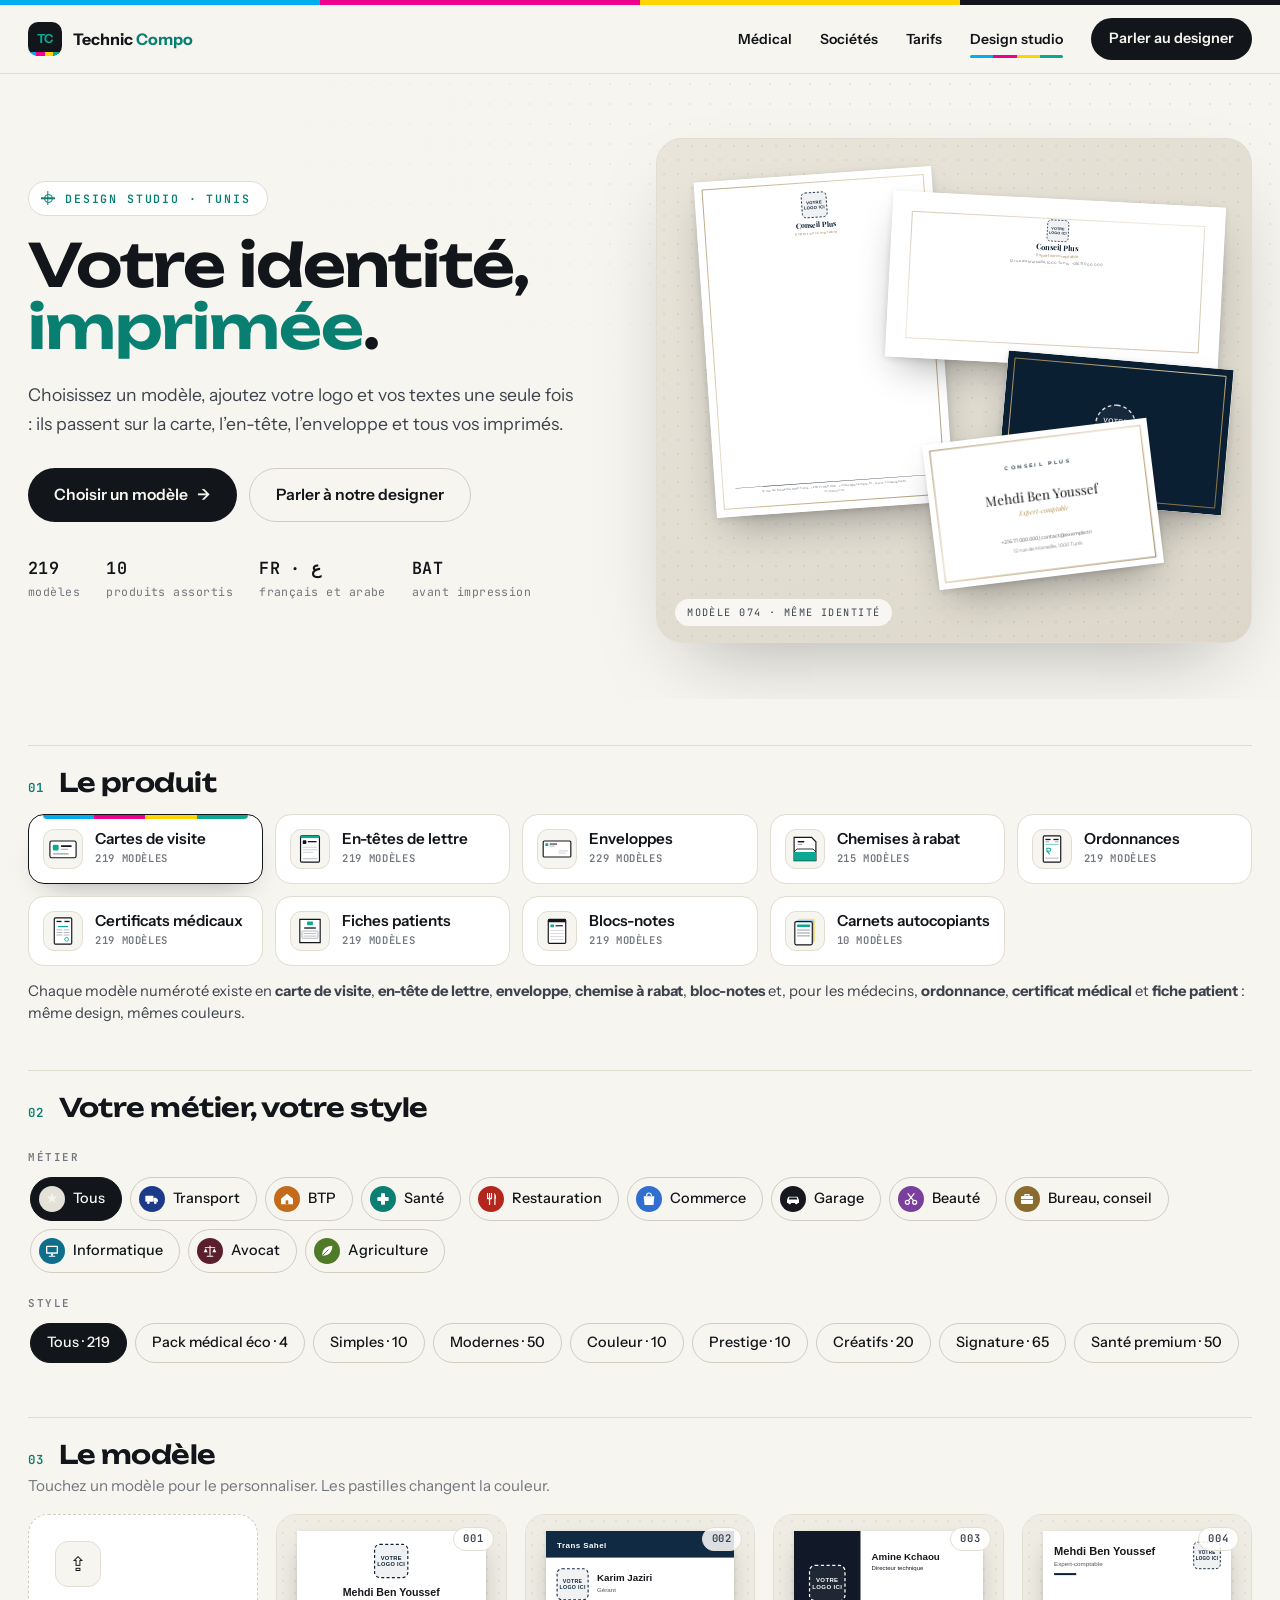
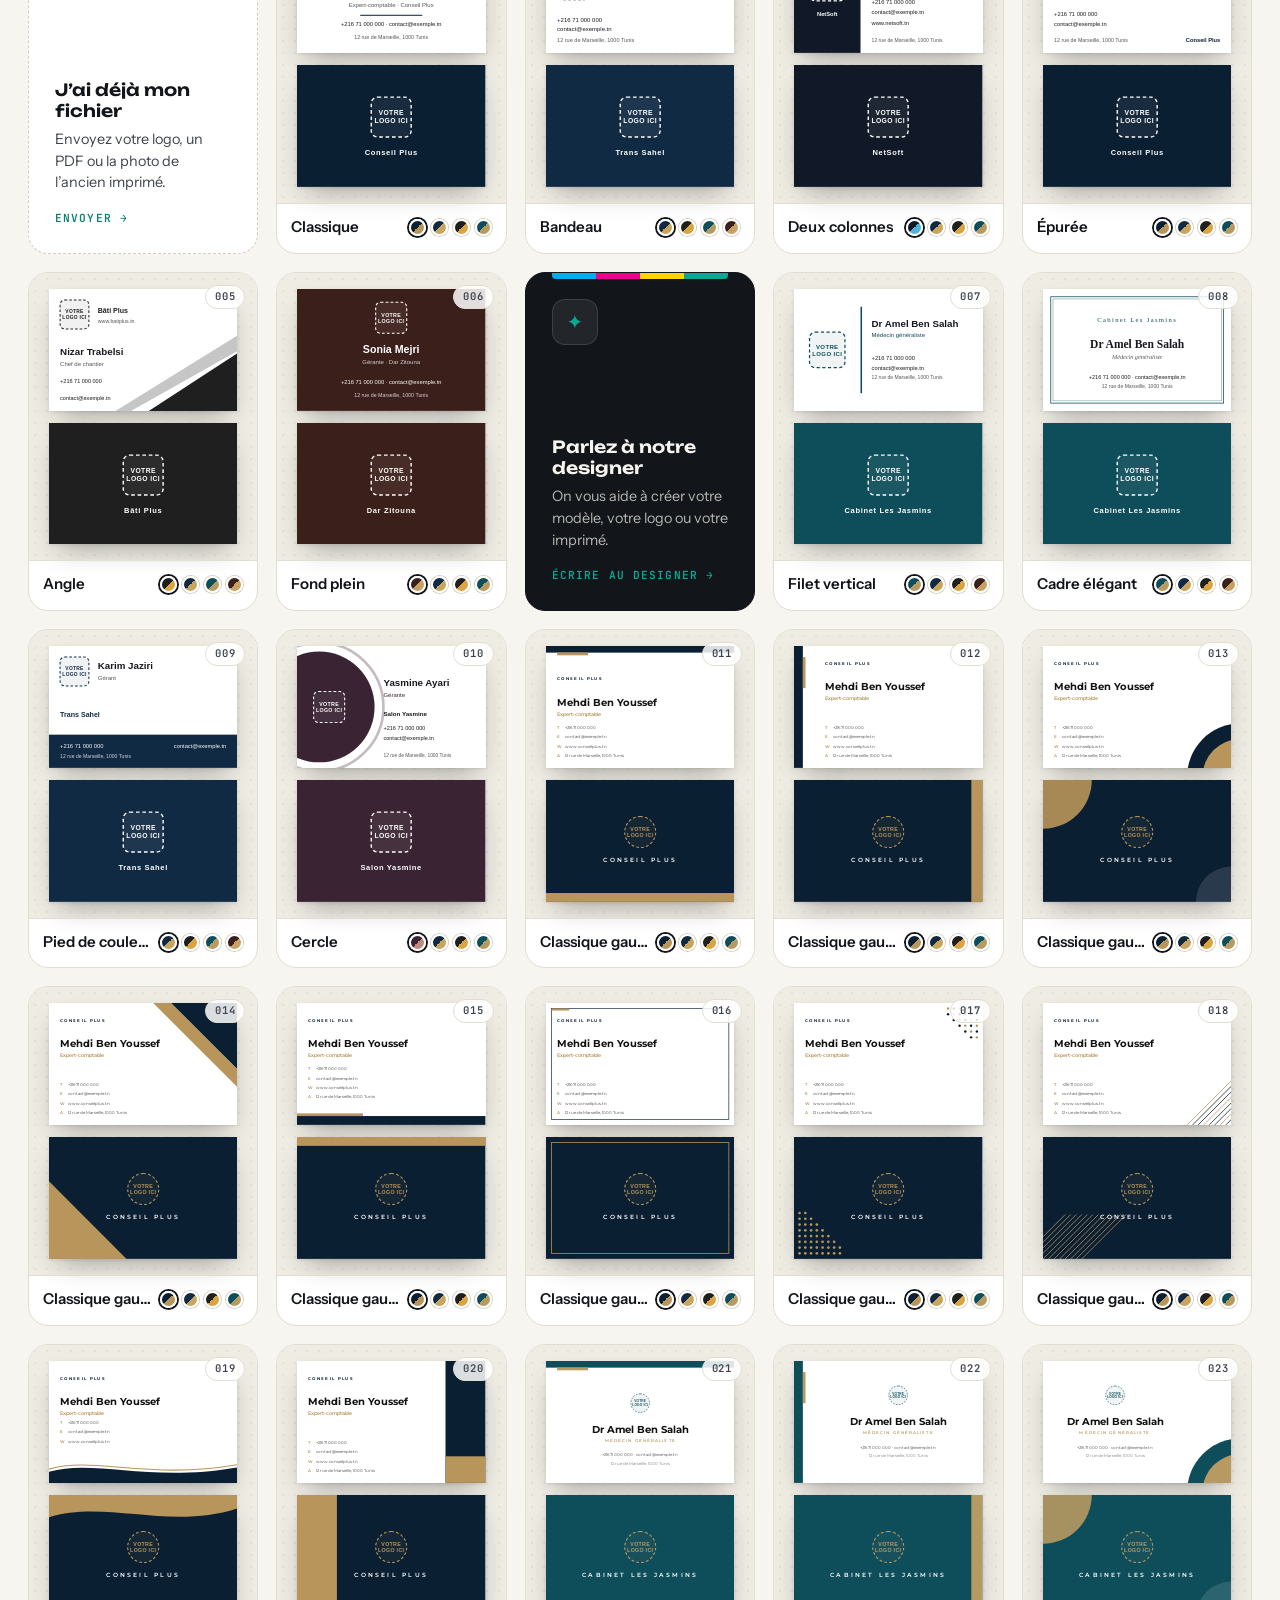
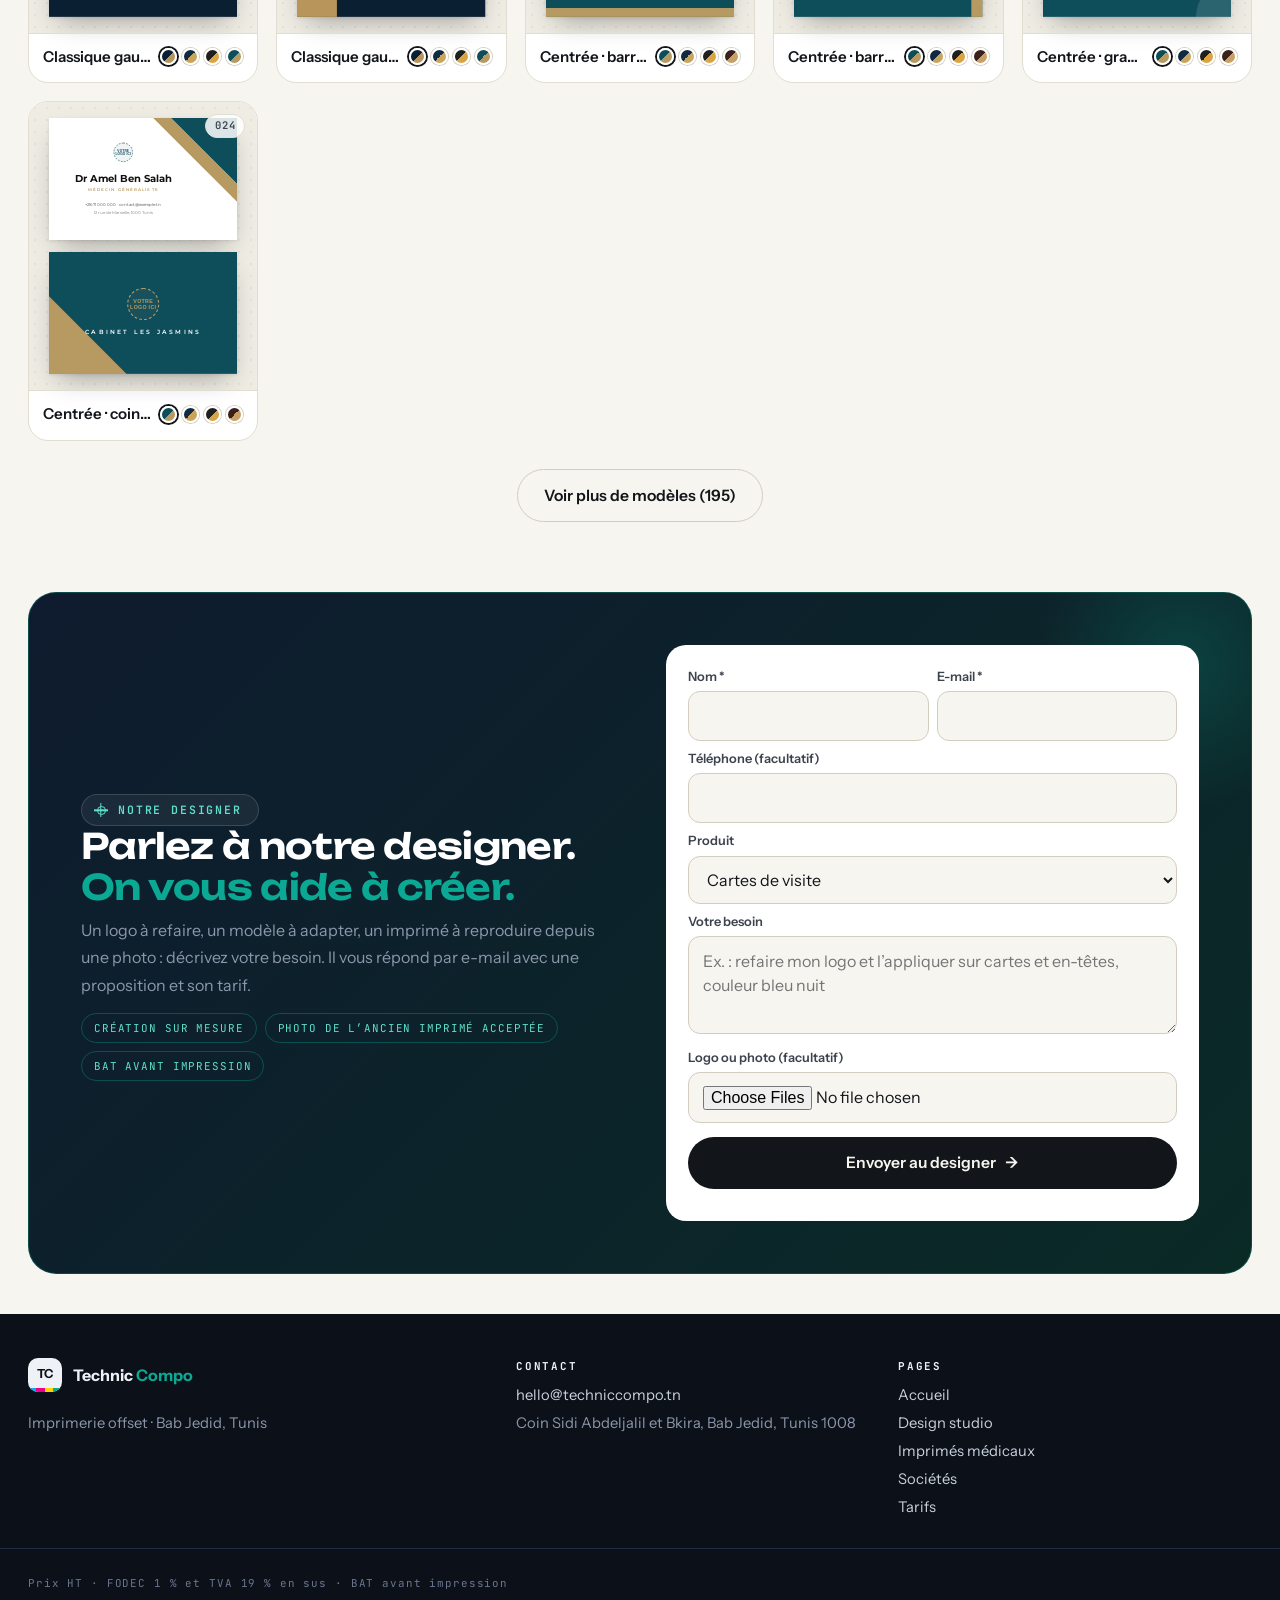
<file: conception/index.html>
<!doctype html>
<html lang="fr">
<head>
<meta charset="utf-8">
<meta name="viewport" content="width=device-width, initial-scale=1, viewport-fit=cover">
<title>Design studio — Créez votre imprimé en ligne | Technic Compo</title>
<meta name="description" content="Studio de conception Technic Compo : choisissez un modèle, ajoutez votre logo une fois, et retrouvez-le sur vos cartes de visite, en-têtes, enveloppes, chemises, blocs-notes et imprimés médicaux. Ou parlez à notre designer.">
<link rel="preconnect" href="https://fonts.googleapis.com">
<link rel="preconnect" href="https://fonts.gstatic.com" crossorigin>
<link href="https://fonts.googleapis.com/css2?family=Instrument+Sans:wght@400;500;600&family=Unbounded:wght@500;600;700&family=JetBrains+Mono:wght@500;600&family=Playfair+Display:ital,wght@0,400;0,600;0,700;1,400&family=Montserrat:wght@300;400;500;600;700&family=Cormorant+Garamond:wght@500;600&family=Raleway:wght@300;600&family=Poppins:wght@400;600&family=Lora:ital@0;1&family=Oswald:wght@500;600&family=Cinzel:wght@600&family=Josefin+Sans:wght@600;700&family=Libre+Baskerville:ital,wght@0,700;1,400&family=DM+Serif+Display&family=Amiri:wght@400;700&family=Cairo:wght@400;700&family=Tajawal:wght@400;700&family=Reem+Kufi:wght@400;700&family=Noto+Kufi+Arabic:wght@400;700&family=El+Messiri:wght@400;700&family=Changa:wght@400;700&family=Almarai:wght@400;700&display=swap" rel="stylesheet">
<link rel="icon" href="data:image/svg+xml,<svg xmlns='http://www.w3.org/2000/svg' viewBox='0 0 100 100'><rect width='100' height='100' rx='22' fill='%23101418'/><text x='50' y='66' font-size='46' font-weight='700' text-anchor='middle' fill='%230DAF9B' font-family='Arial'>TC</text></svg>">
<style>
:root{
  --paper:#F7F5EF; --paper2:#EFECE3; --card:#FFFFFF;
  --ink:#12151A; --ink2:#3D434D; --ink3:#71767F;
  --line:#E1DDD1; --line2:#D2CDBF;
  --teal:#0BA894; --teal-dk:#087F71; --teal-bg:#E6F6F3;
  --titre:'Unbounded', system-ui, sans-serif;
  --texte:'Instrument Sans', system-ui, -apple-system, 'Segoe UI', sans-serif;
}
*{box-sizing:border-box}
html{-webkit-text-size-adjust:100%}
body{margin:0;background:var(--paper);color:var(--ink);font:16px/1.5 var(--texte)}
button,input,select,textarea{font:inherit;color:inherit}
a{color:var(--teal-dk)}
h1,h2,h3{font-family:var(--titre);font-weight:600;line-height:1.15;margin:0}
.wrap{max-width:1240px;margin:0 auto;padding:0 16px}
.muted{color:var(--ink3)}
[hidden]{display:none!important}
.cache{position:absolute;left:-9999px}

.top{position:sticky;top:0;z-index:20;background:rgba(247,245,239,.95);backdrop-filter:blur(8px);border-bottom:1px solid var(--line)}
.top .wrap{display:flex;align-items:center;gap:12px;height:60px}
.logo{display:flex;align-items:center;gap:10px;text-decoration:none;color:var(--ink);font-family:var(--titre);font-weight:600;font-size:15px}
.logo i{display:grid;place-items:center;width:34px;height:34px;border-radius:9px;background:#101418;color:#0DAF9B;font-style:normal;font-size:14px}
.top nav{display:flex;gap:6px;margin-left:auto}
.top nav a{padding:8px 14px;border-radius:999px;text-decoration:none;color:var(--ink);font-weight:600;font-size:14px;border:1px solid var(--line2);background:var(--card);white-space:nowrap}
.top nav a.plein{background:var(--ink);color:#fff;border-color:var(--ink)}

/* Ouverture : une phrase, deux portes */
.ouverture{padding:26px 0 8px;display:flex;flex-wrap:wrap;gap:16px 28px;align-items:end;justify-content:space-between}
.ouverture h1{font-size:clamp(26px,4.4vw,42px)}
.ouverture p{margin:8px 0 0;color:var(--ink2);font-size:17px}
.portes{display:flex;gap:10px;flex-wrap:wrap}
.porte{display:flex;align-items:center;gap:10px;text-decoration:none;border-radius:14px;padding:12px 16px;font-weight:600;border:1px solid var(--line2);background:var(--card);color:var(--ink)}
.porte.fonce{background:#101418;color:#fff;border-color:#101418}
.porte small{display:block;font-weight:500;font-size:12px;opacity:.7}

/* Sélecteurs */
.produits{display:grid;grid-template-columns:1fr 1fr;gap:10px;margin:22px 0 0;max-width:560px}
.produits button{display:flex;align-items:center;gap:12px;border:2px solid var(--line);background:var(--card);border-radius:16px;padding:12px 14px;cursor:pointer;font-weight:600;text-align:left}
.produits button svg{flex:none;width:44px;height:44px}
.produits button[aria-pressed=true]{border-color:var(--ink);box-shadow:0 6px 18px rgba(18,21,26,.08)}
.rangee{display:flex;gap:8px;overflow-x:auto;padding:4px 2px 8px;margin:14px 0 0;scrollbar-width:thin}
.rangee button{flex:none;display:flex;align-items:center;gap:8px;border:1px solid var(--line2);background:var(--card);border-radius:999px;padding:7px 14px 7px 8px;cursor:pointer;font-weight:500;font-size:14px;white-space:nowrap}
.rangee button .pic{display:grid;place-items:center;width:26px;height:26px;border-radius:50%}
.rangee button .pic svg{width:16px;height:16px}
.rangee button[aria-pressed=true]{background:var(--ink);color:#fff;border-color:var(--ink)}
.rangee.docs button{padding:7px 14px}
.etiquette{font-size:12px;font-weight:600;color:var(--ink3);text-transform:uppercase;letter-spacing:.06em;margin:16px 0 0}

/* Galerie */
.grille{display:grid;gap:16px;grid-template-columns:repeat(auto-fill,minmax(220px,1fr));margin:14px 0 0}
.tuile{position:relative;display:flex;flex-direction:column;background:var(--card);border:1px solid var(--line);border-radius:18px;overflow:hidden;cursor:pointer;text-align:left;padding:0;transition:transform .15s,box-shadow .15s}
.tuile:hover,.tuile:focus-visible{transform:translateY(-3px);box-shadow:0 14px 32px rgba(18,21,26,.12);outline:none}
.tuile .ap{background:#ECE9E1;display:grid;place-items:center;aspect-ratio:1/1;padding:16px}
.tuile .ap svg{max-width:100%;max-height:100%;width:auto;height:auto;background:#fff;box-shadow:0 4px 14px rgba(0,0,0,.14)}
.tuile .ap.cartes{display:flex;flex-direction:column;gap:10px;justify-content:center;padding:14px 18px}
.tuile .ap.cartes svg{width:100%;height:auto;max-height:none}
.duo{display:grid;gap:16px;width:100%}
.faces3{display:grid;grid-template-columns:repeat(2,1fr);gap:18px;width:100%;max-width:520px;margin:0 auto;align-items:end}
.faces3 figure{margin:0}
.col-fiche{border:1px solid var(--line);border-radius:12px;padding:10px 12px;margin:0 0 10px}.col-fiche>b{font-size:13px;display:block;margin:0 0 6px}
.ajout-col{border:1.5px dashed var(--teal);background:var(--teal-bg);color:var(--ink);border-radius:12px;padding:10px 14px;font-weight:600;cursor:pointer;width:100%}
.lien{background:none;border:0;color:#B3261E;font-weight:600;cursor:pointer;padding:6px 0 0}
.faces3 figure.large{grid-column:1/-1}
.faces3 svg{width:100%;height:auto;max-height:none!important;background:#fff;box-shadow:0 8px 24px rgba(0,0,0,.18)}
.faces3 figcaption{text-align:center;font-size:11px;font-weight:600;color:var(--ink3);margin-top:6px;text-transform:uppercase;letter-spacing:.06em}
.duo figure{margin:0}
.duo svg{width:100%;height:auto;max-height:none!important;background:#fff;box-shadow:0 8px 26px rgba(0,0,0,.18)}
.duo figcaption{text-align:center;font-size:12px;font-weight:600;color:var(--ink3);margin-top:6px;text-transform:uppercase;letter-spacing:.06em}
@media(min-width:960px){.duo{max-width:min(460px, calc((100vh - 200px) * 1.4));margin:0 auto}}
@media(max-width:959px){.duo{grid-template-columns:1fr 1fr;gap:10px}.duo figcaption{margin-top:3px;font-size:10px}}
.tuile .tx{padding:10px 12px 12px;display:flex;align-items:center;justify-content:space-between;gap:8px}
.tuile b{font-size:14.5px}
.pastilles{display:flex;gap:5px}
.pastilles span{width:16px;height:16px;border-radius:50%;border:2px solid #fff;box-shadow:0 0 0 1px var(--line2);cursor:pointer}
.pastilles span.on{box-shadow:0 0 0 2px var(--ink)}
.conseille{position:absolute;top:10px;left:10px;background:var(--teal);color:#fff;font-size:11px;font-weight:700;padding:3px 8px;border-radius:6px}
.tuile .survol{position:absolute;inset:auto 0 52px 0;display:flex;justify-content:center;opacity:0;transition:opacity .15s}
.tuile:hover .survol{opacity:1}
.tuile .survol span{background:var(--ink);color:#fff;border-radius:999px;padding:7px 14px;font-weight:600;font-size:13px}
.produits{grid-template-columns:repeat(4,1fr);max-width:none}
@media(max-width:700px){.produits{grid-template-columns:1fr 1fr}}
.trio-info{margin:12px 0 0;font-size:14px;color:var(--ink2)}
.trio{margin:14px 0 0;background:var(--card);border:1px solid var(--line);border-radius:16px;padding:12px}
.trio h4{margin:0 0 8px;font-size:13px;text-transform:uppercase;letter-spacing:.06em;color:var(--ink3)}
.trio .rang{display:grid;grid-template-columns:repeat(4,1fr);gap:8px}
.trio button{border:1px solid var(--line2);background:#F3F1EB;border-radius:12px;padding:8px;cursor:pointer;display:flex;flex-direction:column;align-items:center;gap:6px;font-size:12.5px;font-weight:600}
.trio button .mini{height:64px;display:grid;place-items:center}
.trio button .mini svg{height:60px;width:auto;max-width:100%;background:#fff;box-shadow:0 2px 8px rgba(0,0,0,.15)}
@media(max-width:959px){.trio{padding:8px;margin:8px 0 0}.trio h4{font-size:11px;margin:0 0 6px}.trio button .mini{display:none}.trio button{padding:7px 4px;font-size:12px}}
@media(max-width:959px){.trio .rang.beaucoup{grid-template-columns:repeat(4,1fr)!important}.trio .rang.beaucoup button{font-size:11px;padding:6px 2px}.faces3{gap:8px 10px}.faces3 svg{height:22vh!important;width:auto!important;margin:0 auto;display:block}.faces3:has(.large) svg{height:14vh!important}.faces3 figcaption{font-size:9.5px;margin-top:3px}}
.trio button[aria-pressed=true]{border-color:var(--teal);background:var(--teal-bg);box-shadow:inset 0 0 0 1px var(--teal)}
.extras{margin:14px 0 0;border-top:1px solid var(--line);padding-top:12px}
.extras h4{margin:0 0 4px;font-size:15px}
.extras>p{margin:0 0 10px;font-size:13px;color:var(--ink3)}
.extra{display:grid;grid-template-columns:auto 64px 1fr;gap:10px;align-items:center;border:1px solid var(--line2);border-radius:12px;padding:10px;margin:0 0 8px;cursor:pointer}
.extra.on{border-color:var(--teal);background:var(--teal-bg)}
.extra input[type=checkbox]{width:20px;height:20px;accent-color:var(--teal)}
.extra .mini svg{max-width:64px;max-height:56px;width:auto;height:auto;background:#fff;box-shadow:0 2px 6px rgba(0,0,0,.15);display:block;margin:auto}
.extra b{display:block;font-size:14px}
.extra>span:last-child{min-width:0}
.extra select{max-width:100%;margin-top:4px;border:1px solid var(--line2);border-radius:8px;padding:5px 8px;background:#fff;font-size:13px}
.total{background:#101418;color:#fff;border-radius:12px;padding:12px 14px;margin:10px 0 0;font-size:14px}
.total div{display:flex;justify-content:space-between;gap:10px;padding:2px 0;font-variant-numeric:tabular-nums}
.total .grand{font-size:17px;font-weight:700;border-top:1px solid #ffffff33;margin-top:6px;padding-top:8px}
.total .pack{color:#5FE0CC;font-size:13px}
.plus{border:1px solid var(--ink);background:var(--card);border-radius:999px;padding:12px 22px;font-weight:600;cursor:pointer}
.tuile .num{position:absolute;top:10px;right:10px;font-size:11px;font-weight:600;color:var(--ink3);background:#fff;border-radius:6px;padding:2px 6px}
.tuile.speciale{justify-content:center;align-items:center;text-align:center;padding:22px;gap:8px;background:var(--teal-bg);border:2px dashed #9FD9CD}
.tuile.speciale.fonce{background:#101418;border:0;color:#fff}
.tuile.speciale .ic{font-size:30px;line-height:1}
.tuile.speciale b{font-family:var(--titre);font-size:16px}
.tuile.speciale small{opacity:.75}

/* Studio */
.studio{position:fixed;inset:0;z-index:50;background:var(--paper);display:none;overflow:auto}
.studio.ouvert{display:block}
.barre-h{position:sticky;top:0;z-index:3;background:var(--card);border-bottom:1px solid var(--line)}
.barre-h .wrap{display:flex;align-items:center;gap:10px;height:56px}
.barre-h b{font-weight:600;font-size:15px;white-space:nowrap;overflow:hidden;text-overflow:ellipsis}
.barre-h button{flex:none;border:1px solid var(--line2);background:var(--card);border-radius:999px;padding:7px 14px;cursor:pointer;font-weight:600;white-space:nowrap}
.barre-h .sp{flex:1}
.atelier{display:grid;gap:18px;padding:18px 0 60px}
@media(min-width:960px){.atelier{grid-template-columns:minmax(0,1.25fr) minmax(0,1fr);align-items:start}.scene-col{position:sticky;top:74px}}
@media(max-width:959px){.scene-col{position:sticky;top:56px;z-index:2;background:var(--paper);padding:8px 0}.scene{padding:12px!important;min-height:0!important}.scene svg{max-height:30vh!important}}
.scene{background:#E4E1D8;border-radius:20px;padding:28px;display:grid;place-items:center;min-height:320px}
.scene svg{width:100%;height:auto;max-height:64vh;background:#fff;box-shadow:0 10px 34px rgba(0,0,0,.18)}
.faces{display:flex;gap:6px;justify-content:center;margin:10px 0 0}
.faces button{border:1px solid var(--line2);background:var(--card);border-radius:999px;padding:6px 16px;cursor:pointer;font-weight:600;font-size:14px}
.faces button[aria-pressed=true]{background:var(--ink);color:#fff;border-color:var(--ink)}
.autres{display:flex;gap:8px;overflow-x:auto;margin:12px 0 0;padding:2px}
.autres button{flex:none;width:74px;height:74px;border:1px solid var(--line2);border-radius:10px;background:#ECE9E1;padding:5px;cursor:pointer;display:grid;place-items:center}
.autres button svg{max-width:100%;max-height:100%;width:auto;height:auto;background:#fff}
.autres button[aria-pressed=true]{border-color:var(--teal);box-shadow:inset 0 0 0 2px var(--teal)}
@media(max-width:959px){.autres{display:none}}
.panneau{background:var(--card);border:1px solid var(--line);border-radius:20px;overflow:hidden}
.pas{border-bottom:1px solid var(--line)}
.pas:last-child{border-bottom:0}
.pas>button{all:unset;box-sizing:border-box;display:flex;width:100%;align-items:center;gap:12px;padding:14px 16px;cursor:pointer}
.pas>button .n{display:grid;place-items:center;width:26px;height:26px;border-radius:50%;background:var(--paper2);font-size:13px;font-weight:700;flex:none}
.pas.fait>button .n{background:var(--teal);color:#fff}
.pas>button b{flex:1;font-size:15px}
.pas>button small{color:var(--ink3);font-size:13px;max-width:50%;white-space:nowrap;overflow:hidden;text-overflow:ellipsis}
.pas .corps{display:none;padding:0 16px 16px}
.pas.ouvert .corps{display:block}
.choix{display:flex;flex-wrap:wrap;gap:8px}
.choix button{border:1px solid var(--line2);background:var(--card);border-radius:10px;padding:8px 12px;cursor:pointer;font-size:14px;line-height:1.25;text-align:left}
.choix button small{display:block;color:var(--ink3);font-size:12px}
.choix button[aria-pressed=true]{border-color:var(--teal);background:var(--teal-bg);box-shadow:inset 0 0 0 1px var(--teal)}
.teintes{display:flex;gap:8px;flex-wrap:wrap}
.teintes button{width:32px;height:32px;border-radius:50%;border:2px solid #fff;box-shadow:0 0 0 1px var(--line2);cursor:pointer}
.teintes button[aria-pressed=true]{box-shadow:0 0 0 2px var(--ink)}
.champs{display:grid;gap:8px}
@media(min-width:560px){.champs{grid-template-columns:1fr 1fr}}
.champ{display:block}
.champ span{display:block;font-size:12.5px;font-weight:500;margin-bottom:3px;color:var(--ink3)}
.champ input,.champ select,.champ textarea{width:100%;border:1px solid var(--line2);border-radius:10px;padding:9px 11px;background:var(--card)}
.champ.large{grid-column:1/-1}
.logo-zone{display:flex;gap:12px;align-items:center;border:2px dashed var(--line2);border-radius:14px;padding:12px;cursor:pointer;margin:12px 0 0}
.logo-zone .vg{width:52px;height:52px;border-radius:10px;background:var(--paper2);display:grid;place-items:center;overflow:hidden;flex:none;font-size:22px}
.logo-zone .vg img{max-width:100%;max-height:100%}
.logo-zone b{color:var(--teal-dk)}
.logo-zone{position:relative}
.logo-zone input{position:absolute;inset:0;width:100%;height:100%;opacity:0;cursor:pointer;font-size:0}
.scene.sans-logo{cursor:pointer}
.qte{display:grid;gap:6px}
.qte button{display:flex;justify-content:space-between;align-items:center;border:1px solid var(--line2);background:var(--card);border-radius:10px;padding:10px 12px;cursor:pointer;font-variant-numeric:tabular-nums}
.qte button span{color:var(--ink3);font-size:13px}
.qte button[aria-pressed=true]{border-color:var(--teal);background:var(--teal-bg);box-shadow:inset 0 0 0 1px var(--teal)}
.qte button b{font-weight:600}
.actions{display:grid;gap:8px;margin:12px 0 0}
.gros{border:0;background:var(--teal);color:#fff;border-radius:12px;padding:13px 18px;font-weight:600;cursor:pointer;font-size:15.5px;text-align:center;text-decoration:none;display:block;width:100%}
.gros:hover{background:var(--teal-dk)}
.gros:disabled{opacity:.6}
.gros.contour{background:var(--card);color:var(--ink);border:1px solid var(--ink)}
.erreur{color:#B3261E;font-size:14px;margin:8px 0 0}
.ok{background:var(--teal-bg);border-radius:14px;padding:16px}
.ok p{margin:6px 0 12px}
.note{font-size:12.5px;color:var(--ink3);margin:8px 0 0}

/* Designer */
.designer{margin:48px 0 0;display:grid;gap:18px;background:#101418;color:#E4E8EE;border-radius:24px;padding:24px}
@media(min-width:900px){.designer{grid-template-columns:.8fr 1.2fr;padding:36px;align-items:center}}
.designer h2{color:#fff;font-size:clamp(22px,3vw,28px)}
.designer p{color:#C9D1DD;margin:10px 0 0}
.designer .wa{display:inline-block;margin-top:14px;color:#5FE0CC;font-weight:600}
.designer form{background:var(--card);color:var(--ink);border-radius:18px;padding:16px}
.designer form .champs{margin:0 0 10px}
.puces{display:flex;flex-wrap:wrap;gap:8px;margin:14px 0 0;padding:0;list-style:none}
.puces li{border:1px solid #2F3640;border-radius:999px;padding:5px 12px;font-size:13px;color:#C9D1DD}
.pied{margin:48px 0 0;background:#101418;color:#A7B0BD;padding:24px 0 36px;font-size:14px}
.pied a{color:#C9D1DD}

/* =================== Charte du site techniccompo.tn =================== */
:root{--mono:'JetBrains Mono', ui-monospace, monospace;--cyan:#00AEEF;--magenta:#EC008C;--yellow:#FFD400;--night:#0B1019;--nmid:#8C97AB;--r:20px}
body{font-family:var(--texte);-webkit-font-smoothing:antialiased}
h1,h2,h3{letter-spacing:-.02em}
.wrap{max-width:1280px;padding:0 28px}
@media(max-width:700px){.wrap{padding:0 18px}}
.cmyk{display:flex;height:5px;width:100%}.cmyk i{flex:1}.cmyk .c{background:var(--cyan)}.cmyk .m{background:var(--magenta)}.cmyk .y{background:var(--yellow)}.cmyk .k{background:var(--ink)}
.reg{position:relative;width:14px;height:14px;flex-shrink:0;display:inline-block}
.reg::before,.reg::after{content:'';position:absolute;background:currentColor}
.reg::before{left:50%;top:0;width:1.4px;height:100%;transform:translateX(-50%)}
.reg::after{top:50%;left:0;height:1.4px;width:100%;transform:translateY(-50%)}
.reg u{position:absolute;inset:2.5px;border:1.4px solid currentColor;border-radius:50%}
.eyebrow{display:inline-flex;align-items:center;gap:10px;font-family:var(--mono);font-size:.72rem;font-weight:600;text-transform:uppercase;letter-spacing:.16em;color:var(--teal-dk);margin:0 0 18px;background:var(--card);border:1px solid var(--line);padding:8px 16px 8px 12px;border-radius:100px}
.eyebrow.clair{background:rgba(255,255,255,.06);border-color:rgba(255,255,255,.14);color:#5FE0CC}
.btn{display:inline-flex;align-items:center;justify-content:center;gap:9px;padding:14px 26px;border-radius:100px;font-weight:600;font-size:.98rem;cursor:pointer;border:0;text-decoration:none;transition:transform .15s,box-shadow .25s,border-color .25s;white-space:nowrap}
.btn .ar{transition:transform .2s}.btn:hover .ar{transform:translateX(3px)}
.btn-ink{background:var(--ink);color:var(--paper)}
.btn-ink:hover{transform:translateY(-2px);box-shadow:0 14px 30px -10px rgba(18,21,26,.45)}
.btn-line{background:transparent;color:var(--ink);border:1.5px solid var(--line2)}
.btn-line:hover{border-color:var(--ink);transform:translateY(-2px)}
.btn.petit{padding:10px 18px;font-size:.9rem}
.btn.plein{width:100%}
.btn:active{transform:scale(.97)}

/* En-tête du site */
.top{background:rgba(247,245,239,.86);backdrop-filter:blur(16px);-webkit-backdrop-filter:blur(16px)}
.top .wrap{height:68px;gap:28px}
.logo{font-family:var(--texte);font-weight:700;font-size:16px;gap:11px}
.logo em{font-style:normal;color:var(--teal-dk)}
.logo .badge{width:34px;height:34px;background:var(--ink);color:var(--teal);border-radius:10px;display:grid;place-items:center;font-size:.78rem;font-weight:700;position:relative;overflow:hidden;flex:none}
.logo .badge::after{content:'';position:absolute;bottom:0;left:0;right:0;height:4px;background:linear-gradient(90deg,var(--cyan) 25%,var(--magenta) 25% 50%,var(--yellow) 50% 75%,var(--teal) 75%)}
.liens{display:flex;gap:26px;margin-left:auto}
.liens a{color:var(--ink2);text-decoration:none;font-size:.95rem;font-weight:500;position:relative;padding:6px 0}
.liens a:hover{color:var(--ink)}
.liens a[aria-current]{color:var(--ink);font-weight:600}
.liens a[aria-current]::after{content:'';position:absolute;left:0;right:0;bottom:-2px;height:3px;border-radius:3px;background:linear-gradient(90deg,var(--cyan) 25%,var(--magenta) 25% 50%,var(--yellow) 50% 75%,var(--teal) 75%)}
@media(max-width:860px){.liens{display:none}.top .btn{margin-left:auto}}

/* Ouverture */
.hero{position:relative;padding:64px 0 56px;overflow:hidden}
.halftone{position:absolute;inset:0;pointer-events:none;background-image:radial-gradient(rgba(18,21,26,.07) 1.2px,transparent 1.2px);background-size:20px 20px;-webkit-mask-image:radial-gradient(90% 70% at 80% 10%,#000 20%,transparent 70%);mask-image:radial-gradient(90% 70% at 80% 10%,#000 20%,transparent 70%)}
.hero-in{position:relative;display:grid;gap:44px;align-items:center}
@media(min-width:960px){.hero-in{grid-template-columns:1fr 1.02fr}}
.hero h1{font-size:clamp(2.2rem,4.8vw,3.7rem);line-height:1.05;margin:0 0 22px}
.hero h1 .t{color:var(--teal-dk)}
.hero-sub{font-size:1.1rem;color:var(--ink2);line-height:1.65;max-width:46ch;margin:0 0 30px}
.hero-cta{display:flex;gap:12px;flex-wrap:wrap;margin:0 0 34px}
.hero-specs{display:flex;gap:26px;flex-wrap:wrap;font-family:var(--mono);font-size:.72rem;color:var(--ink3);letter-spacing:.04em}
.hero-specs b{display:block;font-size:1.05rem;color:var(--ink);font-weight:600;margin-bottom:2px}
@media(max-width:700px){.hero{padding:36px 0 30px}.hero-cta .btn{flex:1}}
.vitrine{position:relative;aspect-ratio:1.18/1;border-radius:26px;background:linear-gradient(150deg,#E9E5DA,#DCD7CA);border:1px solid var(--line);box-shadow:0 34px 80px -34px rgba(18,21,26,.34);overflow:hidden}
.vitrine::before{content:'';position:absolute;inset:0;background-image:radial-gradient(rgba(18,21,26,.06) 1px,transparent 1px);background-size:14px 14px}
.vitrine>div{position:absolute}
.vitrine svg{display:block;width:100%;height:auto;background:#fff;box-shadow:0 18px 40px -14px rgba(18,21,26,.42),0 2px 6px rgba(18,21,26,.12)}
.v-entete{width:40%;left:8%;top:7%;transform:rotate(-4deg)}
.v-env{width:56%;right:5%;top:12%;transform:rotate(3deg)}
.v-carte{width:38%}
.v-carte.v1{right:16%;bottom:13%;transform:rotate(-7deg);z-index:2}
.v-carte.v2{right:4%;bottom:27%;transform:rotate(5deg);z-index:1}
.v-tag{position:absolute;left:18px;bottom:16px;font-family:var(--mono);font-size:.64rem;letter-spacing:.14em;text-transform:uppercase;color:var(--ink2);background:rgba(255,255,255,.75);border-radius:100px;padding:6px 12px;backdrop-filter:blur(6px)}
@media(max-width:959px){.vitrine{display:none}}

/* Catalogue */
.catalogue{padding-bottom:40px}
.etape-titre{display:flex;align-items:baseline;flex-wrap:wrap;gap:6px 14px;margin:46px 0 16px;padding-top:22px;border-top:1px solid var(--line)}
.etape-titre>span{font-family:var(--mono);font-size:.78rem;font-weight:600;color:var(--teal-dk);letter-spacing:.1em}
.etape-titre h2{font-size:clamp(1.25rem,2.4vw,1.6rem)}
.etape-titre p{flex-basis:100%;margin:0;color:var(--ink3);font-size:.95rem}
.catalogue>.etape-titre:first-of-type{margin-top:10px}
.produits{display:grid;gap:12px;margin:0;grid-template-columns:repeat(5,1fr)}
@media(max-width:1100px){.produits{grid-template-columns:repeat(3,1fr)}}
@media(max-width:700px){.produits{grid-template-columns:1fr 1fr;gap:8px}}
.produits button{position:relative;display:flex;align-items:center;gap:12px;background:var(--card);border:1.5px solid var(--line);border-radius:16px;padding:14px;cursor:pointer;text-align:left;transition:transform .2s,border-color .2s,box-shadow .2s;overflow:hidden}
.produits button:hover{transform:translateY(-2px);border-color:var(--ink2)}
.produits button svg{width:40px;height:40px;flex:none;background:var(--paper);border:1px solid var(--line);border-radius:11px;padding:3px}
.produits button span{display:flex;flex-direction:column;min-width:0}
.produits button b{font-weight:600;font-size:.95rem;line-height:1.2}
.produits button small{font-family:var(--mono);font-size:.66rem;letter-spacing:.06em;color:var(--ink3);margin-top:3px;text-transform:uppercase}
.produits button[aria-pressed=true]{border-color:var(--ink);box-shadow:0 14px 30px -18px rgba(18,21,26,.45)}
.produits button[aria-pressed=true]::after{content:'';position:absolute;left:14px;right:14px;top:0;height:4px;border-radius:0 0 4px 4px;background:linear-gradient(90deg,var(--cyan) 25%,var(--magenta) 25% 50%,var(--yellow) 50% 75%,var(--teal) 75%)}
@media(max-width:700px){.produits button{padding:10px;gap:9px}.produits button svg{width:32px;height:32px}.produits button b{font-size:.86rem}}
.trio-info{margin:14px 0 0;font-size:.92rem;color:var(--ink2)}
.filtres{display:grid;gap:4px;grid-template-columns:minmax(0,1fr)}
.filtres>div{min-width:0}
.rangee{flex-wrap:wrap}
.etiquette{font-family:var(--mono);font-size:.68rem;font-weight:600;letter-spacing:.14em;color:var(--ink3);margin:10px 0 0}
.rangee{margin:8px 0 0;gap:8px}
.rangee button{border:1.5px solid var(--line2);background:transparent;border-radius:100px;padding:8px 16px 8px 8px;font-size:.9rem;font-weight:500;transition:border-color .2s}
.rangee button:hover{border-color:var(--ink)}
.rangee.docs button{padding:8px 16px}
.rangee button[aria-pressed=true]{background:var(--ink);border-color:var(--ink);color:var(--paper)}

/* Rappel : infos enregistrées */
.rappel{display:flex;align-items:center;gap:14px;margin:24px 0 0;background:var(--card);border:1px solid var(--line);border-left:4px solid var(--teal);border-radius:16px;padding:12px 16px}
.rappel-ic{width:42px;height:42px;border-radius:10px;background:var(--teal-bg);display:grid;place-items:center;overflow:hidden;flex:none;color:var(--teal-dk);font-weight:700}
.rappel-ic img{max-width:100%;max-height:100%}
.rappel-tx{flex:1;min-width:0;display:flex;flex-direction:column}
.rappel-tx b{font-size:.95rem}
.rappel-tx small{color:var(--ink3);font-size:.84rem}
.rappel-x{border:1.5px solid var(--line2);background:transparent;border-radius:100px;padding:7px 14px;font-weight:600;font-size:.85rem;cursor:pointer;flex:none}
.rappel-x:hover{border-color:#B3261E;color:#B3261E}

/* Galerie */
.grille{gap:18px;grid-template-columns:repeat(auto-fill,minmax(230px,1fr));margin:6px 0 0}
@media(max-width:560px){.grille{grid-template-columns:1fr 1fr;gap:10px}}
.tuile{border:1px solid var(--line);border-radius:var(--r);transition:transform .28s,box-shadow .28s,border-color .28s}
.tuile:hover,.tuile:focus-visible{transform:translateY(-5px);border-color:var(--ink);box-shadow:0 24px 50px -24px rgba(18,21,26,.34)}
.tuile .ap{background:var(--paper2);background-image:radial-gradient(rgba(18,21,26,.05) 1px,transparent 1px);background-size:12px 12px;padding:18px}
.tuile .ap svg{box-shadow:0 12px 26px -10px rgba(18,21,26,.38),0 1px 3px rgba(18,21,26,.1)}
.tuile .ap.cartes{gap:12px;padding:16px 20px}
.tuile .tx{padding:12px 14px 14px;border-top:1px solid var(--line)}
.tuile b{font-size:.94rem;font-weight:600}
.tuile .num{top:12px;right:12px;font-family:var(--mono);font-size:.66rem;letter-spacing:.08em;color:var(--ink2);background:rgba(255,255,255,.85);border:1px solid var(--line);border-radius:100px;padding:3px 9px}
.conseille{top:12px;left:12px;font-family:var(--mono);font-size:.62rem;letter-spacing:.1em;text-transform:uppercase;border-radius:100px;padding:4px 10px;background:var(--teal);color:#04201C}
.tuile .survol{inset:auto 0 62px 0}
.tuile .survol span{border-radius:100px;padding:9px 18px;font-size:.85rem}
.pastilles span{width:17px;height:17px}
.tuile.speciale{background:var(--card);border:1.5px dashed var(--line2);align-items:flex-start;text-align:left;justify-content:flex-end;padding:26px;gap:8px;min-height:260px}
.tuile.speciale:hover{border-style:solid}
.tuile.speciale .ic{width:46px;height:46px;border-radius:13px;background:var(--paper);border:1px solid var(--line);display:grid;place-items:center;font-size:20px;margin-bottom:auto}
.tuile.speciale b{font-family:var(--titre);font-size:1.05rem;line-height:1.25}
.tuile.speciale small{font-size:.9rem;opacity:1;color:var(--ink2);line-height:1.5}
.tuile.speciale .go{margin-top:8px;font-family:var(--mono);font-size:.7rem;font-weight:600;letter-spacing:.1em;text-transform:uppercase;color:var(--teal-dk)}
.tuile.speciale.fonce{background:var(--ink);border:1px solid var(--ink);color:var(--paper);overflow:hidden}
.tuile.speciale.fonce::after{content:'';position:absolute;top:0;left:26px;right:26px;height:6px;border-radius:0 0 4px 4px;background:linear-gradient(90deg,var(--cyan) 25%,var(--magenta) 25% 50%,var(--yellow) 50% 75%,var(--teal) 75%)}
.tuile.speciale.fonce .ic{background:rgba(255,255,255,.07);border-color:rgba(255,255,255,.12);color:var(--teal)}
.tuile.speciale.fonce small{color:rgba(247,245,239,.72)}
.tuile.speciale.fonce .go{color:var(--teal)}

/* Designer */
.designer{margin:70px 0 0;background:linear-gradient(135deg,#0E1B2E,#0A2A26);border:1px solid rgba(11,168,148,.3);border-radius:28px;padding:34px;gap:34px;position:relative;overflow:hidden}
.designer::before{content:'';position:absolute;top:-140px;right:-140px;width:420px;height:420px;background:radial-gradient(50% 50% at 50% 50%,rgba(11,168,148,.22),transparent 70%);pointer-events:none}
@media(min-width:900px){.designer{grid-template-columns:1fr 1fr;padding:52px;gap:52px}}
@media(max-width:600px){.designer{padding:22px;border-radius:22px}}
.designer h2{font-size:clamp(1.5rem,3vw,2.2rem);line-height:1.15}
.designer h2 .t{color:var(--teal)}
.designer p{color:var(--nmid);line-height:1.7;font-size:1rem}
.puces li{font-family:var(--mono);font-size:.68rem;letter-spacing:.08em;text-transform:uppercase;border-color:rgba(11,168,148,.35);color:#5FE0CC;padding:6px 12px}
.designer form{position:relative;border-radius:20px;padding:22px}
.designer form .champs{margin:0 0 14px}

/* Champs (comme les formulaires du site) */
.champ span{font-size:.8rem;font-weight:600;color:var(--ink2);margin-bottom:5px}
.champ input,.champ select,.champ textarea{padding:12px 14px;border-radius:12px;border:1.5px solid var(--line2);background:var(--paper);transition:border-color .2s,box-shadow .2s}
.champ input:focus,.champ select:focus,.champ textarea:focus{outline:none;border-color:var(--teal);box-shadow:0 0 0 3px rgba(11,168,148,.15)}

/* Pied de page */
.pied{margin:0;background:var(--night);color:var(--nmid);padding:44px 0 0;font-size:.92rem}
.pied-in{display:grid;gap:28px}
@media(min-width:800px){.pied-in{grid-template-columns:1.3fr 1fr 1fr}}
.pied-in>div{display:flex;flex-direction:column;gap:6px}
.pied b{font-family:var(--mono);font-size:.68rem;letter-spacing:.16em;text-transform:uppercase;color:#EEF2F7;margin-bottom:4px}
.pied a{color:#C9D1DD;text-decoration:none}.pied a:hover{color:#fff}
.logo.clair{color:#EEF2F7}.logo.clair em{color:var(--teal)}.logo.clair .badge{background:#EEF2F7;color:var(--night)}
.pied-bas{font-family:var(--mono);font-size:.68rem;letter-spacing:.08em;color:#6B7690;padding-top:26px;padding-bottom:22px;margin-top:30px;border-top:1px solid #212B42}

/* Studio */
.studio{background:var(--paper)}
.barre-h{background:rgba(247,245,239,.92);backdrop-filter:blur(14px);-webkit-backdrop-filter:blur(14px);border-bottom:0;box-shadow:0 1px 0 var(--line)}
.barre-h::after{content:'';position:absolute;left:0;right:0;bottom:-4px;height:4px;background:linear-gradient(90deg,var(--cyan) 25%,var(--magenta) 25% 50%,var(--yellow) 50% 75%,var(--ink) 75%)}
.barre-h .wrap{height:62px;gap:14px}
.barre-h b{font-family:var(--titre);font-weight:600;font-size:1rem}
.barre-h button{border:1.5px solid var(--line2);background:transparent;border-radius:100px;padding:9px 16px;font-weight:600}
.barre-h button:hover{border-color:var(--ink)}
.atelier{padding:28px 0 70px;gap:26px}
.scene{background:var(--paper2);background-image:radial-gradient(rgba(18,21,26,.06) 1px,transparent 1px);background-size:14px 14px;border:1px solid var(--line);border-radius:24px;padding:36px}
.scene svg,.duo svg,.faces3 svg{box-shadow:0 22px 46px -18px rgba(18,21,26,.45),0 2px 6px rgba(18,21,26,.1)!important}
.duo figcaption,.faces3 figcaption{font-family:var(--mono);font-size:.64rem;letter-spacing:.14em;margin-top:10px}
#astuceLogo{font-family:var(--mono);font-size:.68rem;letter-spacing:.08em;text-transform:uppercase;margin-top:12px}
.trio{border-radius:20px;padding:16px;margin-top:16px}
.trio h4{font-family:var(--mono);font-size:.68rem;letter-spacing:.14em;color:var(--ink3)}
.trio button{background:var(--paper);border:1.5px solid var(--line);border-radius:14px;transition:border-color .2s,transform .2s}
.trio button:hover{border-color:var(--ink2);transform:translateY(-2px)}
.trio button[aria-pressed=true]{border-color:var(--ink);background:var(--card);box-shadow:none}
.autres button{border-radius:12px;background:var(--paper2)}
.autres button[aria-pressed=true]{border-color:var(--ink);box-shadow:inset 0 0 0 1.5px var(--ink)}
.panneau{border-radius:24px;box-shadow:0 24px 50px -34px rgba(18,21,26,.3)}
.pas>button{padding:17px 20px}
.pas>button .n{width:30px;height:30px;font-family:var(--mono);font-size:.78rem;font-weight:600;background:var(--paper);border:1px solid var(--line)}
.pas.ouvert>button .n{background:var(--ink);color:var(--paper);border-color:var(--ink)}
.pas.fait>button .n{background:var(--teal);color:#04201C;border-color:var(--teal)}
.pas>button b{font-size:1rem;font-weight:600}
.pas.ouvert{background:linear-gradient(180deg,#FCFBF8,#fff)}
.pas .corps{padding:0 20px 20px}
.choix button{border:1.5px solid var(--line2);border-radius:12px;padding:10px 14px;transition:border-color .2s}
.choix button:hover{border-color:var(--ink2)}
.choix button[aria-pressed=true]{border-color:var(--ink);background:var(--card);box-shadow:inset 0 0 0 1px var(--ink)}
.qte button{border:1.5px solid var(--line2);border-radius:12px;padding:12px 14px}
.qte button[aria-pressed=true]{border-color:var(--ink);background:var(--card);box-shadow:inset 0 0 0 1px var(--ink)}
.teintes button{width:34px;height:34px}
.partout{margin:0 0 14px;background:var(--teal-bg);border-radius:12px;padding:10px 14px;font-size:.88rem;color:var(--ink2)}
.partout b{color:var(--teal-dk)}
.logo-zone{border:1.5px dashed var(--line2);border-radius:16px;background:var(--paper)}
.logo-zone:hover{border-color:var(--teal)}
.extra{border:1.5px solid var(--line);border-radius:14px}
.extra.on{border-color:var(--ink);background:var(--card)}
.total{background:var(--ink);border-radius:16px;padding:16px 18px;position:relative;overflow:hidden}
.total::before{content:'';position:absolute;top:0;left:18px;right:18px;height:4px;border-radius:0 0 4px 4px;background:linear-gradient(90deg,var(--cyan) 25%,var(--magenta) 25% 50%,var(--yellow) 50% 75%,var(--teal) 75%)}
.total div{font-family:var(--mono);font-size:.82rem}
.total .grand{font-family:var(--texte);font-size:1.1rem}
.gros{background:var(--ink);color:var(--paper);border-radius:100px;padding:15px 22px;font-size:1rem}
.gros:hover{background:#000;transform:translateY(-1px)}
.gros.contour{background:transparent;border:1.5px solid var(--line2)}
.gros.contour:hover{border-color:var(--ink);background:transparent}
.note{font-size:.82rem}

.top nav.liens a{border:0;background:none;border-radius:0;padding:6px 0}
.designer .eyebrow{font-size:.72rem;line-height:1.2}
.tuile .tx b{min-width:0;flex:1;white-space:nowrap;overflow:hidden;text-overflow:ellipsis}

.logo{white-space:nowrap}
@media(max-width:860px){.top nav.liens{display:none}.top .btn{margin-left:auto}}
@media(max-width:560px){.tuile .tx{flex-direction:column;align-items:flex-start;gap:6px;padding:10px 12px 12px}.tuile b{font-size:.86rem}.pastilles span{width:15px;height:15px}.tuile .ap{padding:12px}.tuile .ap.cartes{padding:10px 12px;gap:8px}.tuile.speciale{padding:18px;min-height:0}.tuile .survol{display:none}.top .btn.petit{padding:9px 14px;font-size:.82rem}}

.top nav.liens{gap:28px}
@media(hover:none){.produits button:hover{transform:none;border-color:var(--line)}.produits button[aria-pressed=true]:hover{border-color:var(--ink)}.tuile:hover{transform:none}}
.bat{display:flex;gap:12px;align-items:flex-start;margin:14px 0 4px;padding:14px 16px;border:1.5px solid var(--ink);border-radius:14px;background:#fff;font-size:.86rem;line-height:1.5;color:var(--ink2);cursor:pointer}
.bat input{width:20px;height:20px;flex:none;margin-top:2px;accent-color:var(--ink)}
.bat b{color:var(--ink)}
.choix.polices button{font-size:1rem}
</style>
</head>
<body>
<div class="cmyk" aria-hidden="true"><i class="c"></i><i class="m"></i><i class="y"></i><i class="k"></i></div>
<header class="top">
  <div class="wrap">
    <a class="logo" href="/"><span class="badge">TC</span><span>Technic <em>Compo</em></span></a>
    <nav class="liens" aria-label="Pages du site"><a href="/medical/">Médical</a><a href="/societes/">Sociétés</a><a href="/tarifs/">Tarifs</a><a href="/conception/" aria-current="page">Design studio</a></nav>
    <a class="btn btn-ink petit" href="#designer">Parler au designer</a>
  </div>
</header>

<main>
  <section class="hero">
    <div class="halftone" aria-hidden="true"></div>
    <div class="wrap hero-in">
      <div>
        <p class="eyebrow"><span class="reg"><u></u></span>Design studio · Tunis</p>
        <h1>Votre identité,<br><span class="t">imprimée</span>.</h1>
        <p class="hero-sub">Choisissez un modèle, ajoutez votre logo et vos textes une seule fois : ils passent sur la carte, l’en-tête, l’enveloppe et tous vos imprimés.</p>
        <div class="hero-cta"><a class="btn btn-ink" href="#catalogue">Choisir un modèle <span class="ar">→</span></a><a class="btn btn-line" href="#designer">Parler à notre designer</a></div>
        <div class="hero-specs"><span><b>219</b>modèles</span><span><b>10</b>produits assortis</span><span><b>FR · ع</b>français et arabe</span><span><b>BAT</b>avant impression</span></div>
      </div>
      <div class="vitrine" id="vitrine" aria-hidden="true"></div>
    </div>
  </section>

  <div class="wrap catalogue" id="catalogue">
    <div class="rappel" id="rappel" hidden></div>
    <div class="etape-titre"><span>01</span><h2>Le produit</h2></div>
    <div class="produits" id="produits"></div>
    <p class="trio-info" id="trioInfo">Chaque modèle numéroté existe en <b>carte de visite</b>, <b>en-tête de lettre</b>, <b>enveloppe</b>, <b>chemise à rabat</b>, <b>bloc-notes</b> et, pour les médecins, <b>ordonnance</b>, <b>certificat médical</b> et <b>fiche patient</b> : même design, mêmes couleurs.</p>
    <div class="etape-titre"><span>02</span><h2>Votre métier, votre style</h2></div>
    <div class="filtres">
      <div><p class="etiquette">Métier</p><div class="rangee" id="metiers"></div></div>
      <div id="blocStyles"><p class="etiquette">Style</p><div class="rangee docs" id="styles"></div></div>
      <div id="blocDocs"><p class="etiquette">Document</p><div class="rangee docs" id="docs"></div></div>
    </div>
    <div class="etape-titre"><span>03</span><h2>Le modèle</h2><p>Touchez un modèle pour le personnaliser. Les pastilles changent la couleur.</p></div>
    <div class="grille" id="grille"></div>
    <div style="text-align:center;margin:28px 0 0"><button type="button" class="btn btn-line" id="plus" hidden></button></div>

    <section class="designer" id="designer">
      <div class="des-txt">
        <p class="eyebrow clair"><span class="reg"><u></u></span>Notre designer</p>
        <h2>Parlez à notre designer.<br><span class="t">On vous aide à créer.</span></h2>
        <p>Un logo à refaire, un modèle à adapter, un imprimé à reproduire depuis une photo : décrivez votre besoin. Il vous répond par e-mail avec une proposition et son tarif.</p>
        <ul class="puces"><li>Création sur mesure</li><li>Photo de l’ancien imprimé acceptée</li><li>BAT avant impression</li></ul>
      </div>
      <form id="formDesigner" novalidate>
        <div class="champs">
          <label class="champ"><span>Nom *</span><input name="nom" autocomplete="name"></label>
          <label class="champ"><span>E-mail *</span><input name="email" type="email" autocomplete="email"></label>
          <label class="champ large"><span>Téléphone (facultatif)</span><input name="telephone" type="tel" autocomplete="tel"></label>
          <label class="champ large"><span>Produit</span><select name="produit"><option>Cartes de visite</option><option>En-têtes de lettre</option><option>Enveloppes</option><option>Chemises à rabat</option><option>Blocs-notes</option><option>Ordonnances</option><option>Certificats médicaux</option><option>Fiches patients</option><option>Carnets autocopiants</option><option>Flyers, dépliants</option><option>Logo</option><option>Autre</option></select></label>
          <label class="champ large"><span>Votre besoin</span><textarea name="message" rows="3" placeholder="Ex. : refaire mon logo et l’appliquer sur cartes et en-têtes, couleur bleu nuit"></textarea></label>
          <label class="champ large"><span>Logo ou photo (facultatif)</span><input name="fichiers[]" type="file" multiple accept="image/*,application/pdf"></label>
        </div>
        <input class="cache" name="bot-field" tabindex="-1" autocomplete="off">
        <button class="btn btn-ink plein" type="submit">Envoyer au designer <span class="ar">→</span></button>
        <p class="erreur" role="alert"></p>
      </form>
    </section>
  </div>
</main>

<footer class="pied">
  <div class="wrap pied-in">
    <div><a class="logo clair" href="/"><span class="badge">TC</span><span>Technic <em>Compo</em></span></a><p>Imprimerie offset · Bab Jedid, Tunis</p></div>
    <div><b>Contact</b><a href="mailto:hello@techniccompo.tn">hello@techniccompo.tn</a><span>Coin Sidi Abdeljalil et Bkira, Bab Jedid, Tunis 1008</span></div>
    <div><b>Pages</b><a href="/">Accueil</a><a href="/conception/">Design studio</a><a href="/medical/">Imprimés médicaux</a><a href="/societes/">Sociétés</a><a href="/tarifs/">Tarifs</a></div>
  </div>
  <div class="wrap pied-bas">Prix HT · FODEC 1 % et TVA 19 % en sus · BAT avant impression</div>
  <div class="cmyk" aria-hidden="true"><i class="c"></i><i class="m"></i><i class="y"></i><i class="k"></i></div>
</footer>

<div class="studio" id="studio" role="dialog" aria-modal="true" aria-labelledby="studioTitre">
  <div class="barre-h"><div class="wrap"><button type="button" id="fermerStudio">← Modèles</button><b id="studioTitre"></b><span class="sp"></span></div></div>
  <div class="wrap atelier">
    <div class="scene-col"><div class="scene" id="scene"></div><div class="faces" id="faces"></div><p class="note" id="astuceLogo" style="text-align:center">Touchez l’aperçu pour ajouter votre logo</p><div class="trio" id="trio"></div><div class="autres" id="autres" aria-label="Autres designs"></div></div>
    <div class="panneau" id="panneau"></div>
  </div>
</div>

<script>
const EMAIL = 'hello@techniccompo.tn';
/* ============ Prix HT (grille sociétés Technic Compo) ============ */
const PRIX_CARTES = {1000:168, 2000:294, 3000:420, 5000:665};   // quadri recto-verso pelliculées ; sans verso −10 DT / 1 000
const PRIX_CARNETS = {   // prix d'un carnet, numéroté et perforé
  A5:{2:{50:6,100:4,200:3.69,300:3.48,500:3.27,1000:3.12,2000:3}, 3:{50:6,100:3.866,200:3.567,300:3.364,500:3.161,1000:3.016,2000:2.9}, 4:{50:6,100:4.932,200:4.551,300:4.292,500:4.033,1000:3.848,2000:3.7}},
  A4:{2:{50:10,100:6.798,200:6.273,300:5.916,500:5.559,1000:5.304,2000:5.1}, 3:{50:10,100:6.532,200:6.027,300:5.684,500:5.341,1000:5.096,2000:4.9}, 4:{50:10,100:6.998,200:6.458,300:6.09,500:5.723,1000:5.46,2000:5.25}},
  A6:{2:{50:3.881,100:2.427,200:2.16,300:2.007,500:1.865,1000:1.763,2000:1.687}, 3:{50:4.085,100:2.411,200:2.087,300:1.925,500:1.768,1000:1.662,2000:1.584}, 4:{50:4.004,100:3.013,200:2.61,300:2.409,500:2.213,1000:2.081,2000:1.984}},
};
const LIASSES = {2:50, 3:25, 4:25};

/* ============ Base de données : métiers (thèmes) ============
   couleur : teinte conseillée · picto : logo provisoire · exemple : textes d'exemple du métier */
const METIERS = {
  tous:        {nom:'Tous', duo:'#102A43|#C9A45C', couleur:'#1B3A8A', picto:null},
  transport:   {nom:'Transport', duo:'#102A43|#C9A45C', couleur:'#1B3A8A', picto:'camion', exemple:{activite_ar:'نقل البضائع', societe_ar:'ترانس الساحل', nom_ar:'كريم الجزيري', fonction_ar:'المسير', societe:'Trans Sahel', activite:'Transport de marchandises', nom:'Karim Jaziri', fonction:'Gérant', site:'www.transsahel.tn'}},
  btp:         {nom:'BTP', duo:'#1F1F1F|#D9A441', couleur:'#C46A1B', picto:'maison', exemple:{activite_ar:'البناء والأشغال العمومية', societe_ar:'باتي بلوس', nom_ar:'نزار الطرابلسي', fonction_ar:'رئيس حضيرة', societe:'Bâti Plus', activite:'Bâtiment et travaux publics', nom:'Nizar Trabelsi', fonction:'Chef de chantier', site:'www.batiplus.tn'}},
  medical:     {nom:'Santé', duo:'#0E4D5A|#B79A62', couleur:'#0B7F71', picto:'croix', exemple:{activite_ar:'طب عام', societe_ar:'عيادة الياسمين', nom_ar:'د. أمل بن صالح', fonction_ar:'طبيبة عامة', societe:'Cabinet Les Jasmins', activite:'Médecine générale', nom:'Dr Amel Ben Salah', fonction:'Médecin généraliste', site:'Sur rendez-vous'}},
  restaurant:  {nom:'Restauration', duo:'#3B1F1A|#C9A063', couleur:'#B3261E', picto:'couverts', exemple:{activite_ar:'مطعم تقليدي', societe_ar:'دار الزيتونة', nom_ar:'سنية المجري', fonction_ar:'المسيرة', societe:'Dar Zitouna', activite:'Restaurant traditionnel', nom:'Sonia Mejri', fonction:'Gérante', site:'@darzitouna'}},
  commerce:    {nom:'Commerce', duo:'#14213D|#D98E5B', couleur:'#2F6FD0', picto:'sac', exemple:{activite_ar:'مواد غذائية عامة', societe_ar:'البركة', nom_ar:'الهادي الغربي', fonction_ar:'صاحب المحل', societe:'El Baraka', activite:'Alimentation générale', nom:'Hédi Gharbi', fonction:'Propriétaire', site:'Livraison à domicile'}},
  auto:        {nom:'Garage', duo:'#141414|#B9312F', couleur:'#16181D', picto:'voiture', exemple:{activite_ar:'ميكانيك وهيكلة السيارات', societe_ar:'أوتو إكسبير', nom_ar:'وليد منصور', fonction_ar:'رئيس الورشة', societe:'Auto Expert', activite:'Mécanique et carrosserie', nom:'Walid Mansour', fonction:'Chef d’atelier', site:'www.autoexpert.tn'}},
  beaute:      {nom:'Beauté', duo:'#3A2433|#C08A7E', couleur:'#7A3E9D', picto:'ciseaux', exemple:{activite_ar:'حلاقة وتجميل', societe_ar:'صالون ياسمين', nom_ar:'ياسمين العياري', fonction_ar:'المسيرة', societe:'Salon Yasmine', activite:'Coiffure et esthétique', nom:'Yasmine Ayari', fonction:'Gérante', site:'@salonyasmine'}},
  conseil:     {nom:'Bureau, conseil', duo:'#0B1F33|#B8955A', couleur:'#8A6D2E', picto:'mallette', exemple:{activite_ar:'خبرة محاسبية', societe_ar:'كونساي بلوس', nom_ar:'مهدي بن يوسف', fonction_ar:'خبير محاسب', societe:'Conseil Plus', activite:'Expertise comptable', nom:'Mehdi Ben Youssef', fonction:'Expert-comptable', site:'www.conseilplus.tn'}},
  informatique:{nom:'Informatique', duo:'#111827|#4FB3D9', couleur:'#0F6E8C', picto:'ecran', exemple:{activite_ar:'خدمات إعلامية', societe_ar:'نت سوفت', nom_ar:'أمين كشاو', fonction_ar:'مدير تقني', societe:'NetSoft', activite:'Services informatiques', nom:'Amine Kchaou', fonction:'Directeur technique', site:'www.netsoft.tn'}},
  avocat:      {nom:'Avocat', duo:'#1A2238|#B08D57', couleur:'#5A1F2B', picto:'balance', exemple:{activite_ar:'قانون الأعمال', societe_ar:'مكتب الطرابلسي وشركاؤه', nom_ar:'الأستاذ سامي الطرابلسي', fonction_ar:'محامٍ لدى التعقيب', societe:'Cabinet Trabelsi & Associés', activite:'Droit des affaires', nom:'Maître Sami Trabelsi', fonction:'Avocat à la Cour', site:'www.cabinet-trabelsi.tn'}},
  agriculture: {nom:'Agriculture', duo:'#1E3A2B|#B5A46A', couleur:'#4F7A28', picto:'feuille', exemple:{activite_ar:'زيت الزيتون والقوارص', societe_ar:'ضيعة الورد', nom_ar:'فوزي الحامدي', fonction_ar:'فلاح', societe:'Domaine El Ward', activite:'Huile d’olive et agrumes', nom:'Faouzi Hamdi', fonction:'Exploitant', site:'www.domaineelward.tn'}},
};
const DUOS = Object.values(METIERS).slice(1).map(x=>x.duo);
const COULEURS = ['#1B3A8A','#2F6FD0','#0F6E8C','#0B7F71','#4F7A28','#B3261E','#C46A1B','#8A6D2E','#7A3E9D','#16181D'];
const COMMUN = {tel:'+216 71 000 000', email:'contact@exemple.tn', adresse:'12 rue de Marseille, 1000 Tunis', mf:'1234567/A/M/000', adresse_ar:'12 نهج مرسيليا، 1000 تونس'};

/* Pictogrammes (grille 24 × 24, tracés blancs) */
const PICTOS = {
  camion:'<rect x="2" y="7" width="12" height="9" rx="1"/><path d="M14 10h4l3 3v3h-7z"/><circle cx="6.5" cy="17.5" r="2"/><circle cx="17" cy="17.5" r="2"/>',
  maison:'<path d="M3 11.5 12 4l9 7.5V20H3z"/><rect x="10" y="14" width="4" height="6" style="fill:var(--fond)"/>',
  croix:'<rect x="9" y="3.5" width="6" height="17" rx="1"/><rect x="3.5" y="9" width="17" height="6" rx="1"/>',
  couverts:'<rect x="6" y="3" width="1.6" height="8"/><rect x="9" y="3" width="1.6" height="8"/><rect x="12" y="3" width="1.6" height="8"/><rect x="6" y="10" width="7.6" height="2.4" rx="1"/><rect x="8.9" y="11" width="1.8" height="10" rx=".9"/><path d="M17 3c2 1.5 2.6 5 2.4 8.5H17z"/><rect x="17" y="11" width="1.8" height="10" rx=".9"/>',
  sac:'<path d="M4 8h16l-1.3 13H5.3z"/><path d="M8.5 8V6.5a3.5 3.5 0 0 1 7 0V8" fill="none" stroke="#fff" stroke-width="1.8"/>',
  voiture:'<path d="M3 13.5 5 8.5h14l2 5V18H3z"/><path d="M6.6 9.8h10.8l1.1 3H5.5z" style="fill:var(--fond)"/><circle cx="7" cy="18" r="2"/><circle cx="17" cy="18" r="2"/>',
  ciseaux:'<circle cx="6.5" cy="17" r="3" fill="none" stroke="#fff" stroke-width="1.8"/><circle cx="17.5" cy="17" r="3" fill="none" stroke="#fff" stroke-width="1.8"/><path d="M8.3 14.6 17 3.5M15.7 14.6 7 3.5" stroke="#fff" stroke-width="1.8"/>',
  mallette:'<rect x="3" y="7.5" width="18" height="12" rx="1.5"/><path d="M9 7.5V5.5h6v2" fill="none" stroke="#fff" stroke-width="1.8"/><rect x="3" y="12" width="18" height="1.2" style="fill:var(--fond)"/>',
  ecran:'<rect x="3" y="4" width="18" height="12" rx="1.5"/><rect x="5" y="6" width="14" height="8" style="fill:var(--fond)"/><rect x="10.5" y="16" width="3" height="3"/><rect x="7" y="19" width="10" height="1.6" rx=".8"/>',
  balance:'<rect x="11.2" y="4" width="1.6" height="15"/><rect x="7" y="19" width="10" height="1.8" rx=".9"/><rect x="4" y="6.2" width="16" height="1.4" rx=".7"/><path d="M2.5 14h6l-3-6zM15.5 14h6l-3-6z"/>',
  feuille:'<path d="M5 19C4 9 11 4 20 4c0 9-5 15-15 15z"/><path d="M5 19 14 10" style="stroke:var(--fond)" stroke-width="1.5"/>',
};
const pictoSvg = (nom, fond) => `<svg viewBox="0 0 24 24" fill="#fff" style="--fond:${fond}">${PICTOS[nom]||''}</svg>`;

/* ============ Outils de dessin ============ */
const $ = (s, r=document) => r.querySelector(s);
function el(tag, attrs={}, ...enfants){
  const n = document.createElement(tag);
  for (const [k,v] of Object.entries(attrs)) {
    if (v == null || v === false) continue;
    if (k.startsWith('on')) n.addEventListener(k.slice(2), v);
    else if (k === 'class') n.className = v;
    else n.setAttribute(k, v === true ? '' : v);
  }
  for (const e of enfants.flat()) if (e != null && e !== false) n.append(e.nodeType ? e : document.createTextNode(e));
  return n;
}
const dt = (v) => v.toLocaleString('fr-FR', {minimumFractionDigits:3, maximumFractionDigits:3}) + ' DT';
const nb = (v) => Number(v).toLocaleString('fr-FR');
const ESC = (t) => String(t ?? '').replace(/&/g,'&amp;').replace(/</g,'&lt;').replace(/>/g,'&gt;').replace(/"/g,'&quot;');
const SANS = 'Arial, Helvetica, sans-serif', SERIF = 'Georgia, Times New Roman, serif';
/* Texte ; `max` = largeur maximale en mm : au-delà, le texte est resserré pour tenir */
function txt(x, y, t, size, o={}) {
  if (!t) return '';
  const largeur = String(t).length * size * (o.bold ? 0.58 : 0.52) * (o.serif ? 1.05 : 1);
  const serre = o.max && largeur > o.max ? ` textLength="${o.max}" lengthAdjust="spacingAndGlyphs"` : '';
  return `<text x="${x}" y="${y}" font-family="${o.serif?SERIF:SANS}" font-size="${size}"${o.bold?' font-weight="700"':''}${o.italic?' font-style="italic"':''}${o.anchor?` text-anchor="${o.anchor}"`:''} fill="${o.fill||'#16181D'}"${o.ls?` letter-spacing="${o.ls}"`:''}${serre}>${ESC(t)}</text>`;
}
/* Texte arabe : x = bord droit (ou centre). Le sens de lecture est géré par le navigateur. */
function txtAr(x, y, t, size, o={}) {
  if (!t) return '';
  const largeur = String(t).length * size * 0.5;
  const serre = o.max && largeur > o.max ? ` textLength="${o.max}" lengthAdjust="spacingAndGlyphs"` : '';
  return `<text x="${x}" y="${y}" font-family="${o.ff || "Tahoma, Arial, 'Noto Sans Arabic', sans-serif"}" font-size="${size}"${o.bold?' font-weight="700"':''} text-anchor="${o.anchor||'end'}" fill="${o.fill||'#16181D'}"${serre}>&#x202B;${ESC(t)}&#x202C;</text>`;
}
const initiales = (f) => (f.societe || f.nom || 'TC').replace(/^(Dr|Cabinet|Salon|Domaine)\.?\s+/,'').split(/\s+/).map(m=>m[0]||'').join('').slice(0,2).toUpperCase();
/* Logo du client, sinon pictogramme du métier, sinon initiales. `sur` = couleur du fond s'il est coloré */
/* Emplacement vide : cadre pointillé « VOTRE LOGO ICI », pour montrer au client où va son logo */
function emplacementLogo(x, y, w, h, col, rond) {
  const t = Math.min(w, h), r = rond ? t/2 : t*0.16;
  return `<rect x="${x}" y="${y}" width="${w}" height="${h}" rx="${r}" fill="${col}" fill-opacity=".06" stroke="${col}" stroke-width="${t*0.035}" stroke-dasharray="${t*0.09} ${t*0.07}"/>`
    + `<text x="${x+w/2}" y="${y+h/2-t*0.04}" font-family="Arial, sans-serif" font-size="${t*0.17}" font-weight="700" text-anchor="middle" fill="${col}" letter-spacing="${t*0.01}">VOTRE</text>`
    + `<text x="${x+w/2}" y="${y+h/2+t*0.16}" font-family="Arial, sans-serif" font-size="${t*0.17}" font-weight="700" text-anchor="middle" fill="${col}" letter-spacing="${t*0.01}">LOGO ICI</text>`;
}
function logo(f, x, y, s, c, sur) {
  const inv = !!sur;
  if (f.logo) return (inv ? `<rect x="${x-s*0.08}" y="${y-s*0.08}" width="${s*1.16}" height="${s*1.16}" rx="${s*0.16}" fill="#fff"/>` : '') + `<image href="${f.logo}" x="${x}" y="${y}" width="${s}" height="${s}" preserveAspectRatio="xMidYMid meet"/>`;
  return emplacementLogo(x, y, s, s, inv ? '#ffffff' : c);
  const fond = inv ? '#fff' : c, trait = inv ? c : '#fff';
  let o = `<rect x="${x}" y="${y}" width="${s}" height="${s}" rx="${s*0.2}" fill="${fond}"/>`;
  if (f.picto && PICTOS[f.picto]) o += `<g transform="translate(${x+s*0.18} ${y+s*0.18}) scale(${s*0.64/24})" fill="${trait}" style="--fond:${fond}">${PICTOS[f.picto].replace(/#fff/g, trait)}</g>`;
  else o += txt(x+s/2, y+s*0.64, initiales(f), s*0.42, {bold:true, anchor:'middle', fill:trait});
  return o;
}
const lignes = (x1, x2, y0, y1, pas, c) => { let s=''; for (let y=y0; y<=y1+0.01; y+=pas) s += `<line x1="${x1}" y1="${y}" x2="${x2}" y2="${y}" stroke="${c}" stroke-width="0.2"/>`; return s; };
function qrFactice(x, y, s, c) {
  const n = 21, p = s/n; let out = `<rect x="${x}" y="${y}" width="${s}" height="${s}" fill="#fff"/>`, g = 7;
  for (let i=0;i<n;i++) for (let j=0;j<n;j++) {
    if ((i<7&&j<7)||(i<7&&j>n-8)||(i>n-8&&j<7)) continue;
    g = (g*9301 + 49297) % 233280; if (g/233280 > 0.52) out += `<rect x="${x+j*p}" y="${y+i*p}" width="${p}" height="${p}" fill="${c}"/>`;
  }
  [[0,0],[0,n-7],[n-7,0]].forEach(([i,j]) => { out += `<rect x="${x+j*p+p/2}" y="${y+i*p+p/2}" width="${p*6}" height="${p*6}" fill="none" stroke="${c}" stroke-width="${p}"/><rect x="${x+(j+2)*p}" y="${y+(i+2)*p}" width="${p*3}" height="${p*3}" fill="${c}"/>`; });
  return out;
}
const clair = (c, a) => `<rect width="100%" height="100%" fill="${c}" fill-opacity="${a}"/>`;

/* ============ Bibliothèque de 100 cartes de visite (8,5 × 5,5 cm, quadri, marges égales de 5 mm) ============
   Typographie : Playfair Display (noms), Montserrat (textes). c = couleur profonde, a = accent (or, cuivre…).
   Le logo du client remplace le monogramme quand il est fourni. */
const CW = 85, CH = 55, M = 5, LU = CW - 2*M;
const PF = "'Playfair Display', Georgia, 'Times New Roman', serif", MS = "'Montserrat', 'Helvetica Neue', Arial, sans-serif";
let UID = 0; const uid = () => 'g' + (++UID);
const degrade = (id, c1, c2, x2=1, y2=1) => `<defs><linearGradient id="${id}" x1="0" y1="0" x2="${x2}" y2="${y2}"><stop offset="0" stop-color="${c1}"/><stop offset="1" stop-color="${c2}"/></linearGradient></defs>`;
function melange(hex, vers, t){ const h = (x) => parseInt(x,16), a = hex.replace('#',''), b = vers.replace('#','');
  return '#' + [0,2,4].map(i => Math.round(h(a.substr(i,2))*(1-t) + h(b.substr(i,2))*t).toString(16).padStart(2,'0')).join(''); }
/* Effet dorure : dégradé métallique à partir de la couleur d'accent */
const dorure = (id, a) => `<defs><linearGradient id="${id}" x1="0" y1="0" x2="1" y2="1"><stop offset="0" stop-color="${melange(a,'#000000',.15)}"/><stop offset=".45" stop-color="${melange(a,'#ffffff',.55)}"/><stop offset=".6" stop-color="${a}"/><stop offset="1" stop-color="${melange(a,'#000000',.25)}"/></linearGradient></defs>`;
const PAPIER = '#F8F5EF';
/* Texte de carte : o.f = 'pf' (serif) ou 'ms' ; o.w = graisse ; o.ls = interlettrage ; o.max = largeur maxi en mm */
function tc(x, y, t, size, o={}) {
  if (!t) return '';
  const serif = o.f === 'pf', ls = o.ls || 0;
  const largeur = String(t).length * (size * (serif ? 0.5 : (o.w >= 600 ? 0.62 : 0.56)) + ls);
  const serre = o.max && largeur > o.max ? ` textLength="${o.max}" lengthAdjust="spacingAndGlyphs"` : '';
  return `<text x="${x}" y="${y}" font-family="${o.ff || (serif?PF:MS)}" font-size="${size}" font-weight="${o.w||400}"${o.it?' font-style="italic"':''}${o.anchor?` text-anchor="${o.anchor}"`:''} fill="${o.fill||'#1A1A1A'}"${ls?` letter-spacing="${ls}"`:''}${serre}>${ESC(t)}</text>`;
}
const maj = (t) => (t||'').toUpperCase();
/* Monogramme : initiales de la société dans un cercle fin ; ou le logo du client */
function monogramme(f, cx, cy, r, col, o={}) {
  if (f.logo) return (o.fond ? `<circle cx="${cx}" cy="${cy}" r="${r*1.05}" fill="#fff"/>` : '') + `<image href="${f.logo}" x="${cx-r*0.8}" y="${cy-r*0.8}" width="${r*1.6}" height="${r*1.6}" preserveAspectRatio="xMidYMid meet"/>`;
  if (!o.initiales) return emplacementLogo(cx-r, cy-r, 2*r, 2*r, String(col).startsWith('url') ? '#ffffffd9' : col, true);
  return `<circle cx="${cx}" cy="${cy}" r="${r}" fill="none" stroke="${col}" stroke-width="${r*0.045}"/>` + (o.double ? `<circle cx="${cx}" cy="${cy}" r="${r*0.86}" fill="none" stroke="${col}" stroke-width="${r*0.02}"/>` : '')
    + tc(cx, cy + r*0.33, initiales(f), r*0.88, {f:'pf', w:600, anchor:'middle', fill:col, ls:r*0.02});
}
/* Coordonnées : petite lettre (T, E, W, A) puis la valeur */
function coord(f, x, y, o={}) {
  const L = {tel:'T', email:'E', site:'W', adresse:'A'};
  const quoi = (o.quoi || ['tel','email','site','adresse']).filter(k => f[k]);
  const pas = o.pas || 4.4, ta = o.taille || 2.15;
  return quoi.map((k,i) => {
    const yy = y + i*pas;
    if (o.anchor === 'end') return tc(x, yy, f[k], ta, {fill:o.fill||'#3A3A3A', anchor:'end', max:o.max}) + tc(x - Math.min(o.max||99, f[k].length*ta*0.56) - 2.2, yy, L[k], ta*0.85, {w:600, fill:o.lettre, anchor:'end'});
    return tc(x, yy, L[k], ta*0.85, {w:600, fill:o.lettre}) + tc(x + 3.4, yy, f[k], ta, {fill:o.fill||'#3A3A3A', max:o.max});
  }).join('');
}
const fond = (col) => `<rect width="${CW}" height="${CH}" fill="${col}"/>`;

const GLYPHES = {
  tel:'M6.6 10.8a15 15 0 0 0 6.6 6.6l2.2-2.2a1 1 0 0 1 1-.25c1.1.37 2.3.57 3.6.57a1 1 0 0 1 1 1V20a1 1 0 0 1-1 1A17 17 0 0 1 3 4a1 1 0 0 1 1-1h3.5a1 1 0 0 1 1 1c0 1.25.2 2.45.57 3.57a1 1 0 0 1-.25 1z',
  email:'M3 6.5A1.5 1.5 0 0 1 4.5 5h15A1.5 1.5 0 0 1 21 6.5v11a1.5 1.5 0 0 1-1.5 1.5h-15A1.5 1.5 0 0 1 3 17.5zm1.8.3 7.2 5.4 7.2-5.4z',
  site:'M12 2a10 10 0 1 0 0 20 10 10 0 0 0 0-20zm0 2c.9 1.2 1.6 2.6 2 4h-4c.4-1.4 1.1-2.8 2-4zM4.3 14a8 8 0 0 1 0-4h3.5a16 16 0 0 0 0 4zm5.5 0a14 14 0 0 1 0-4h4.4a14 14 0 0 1 0 4zm6.4 0a16 16 0 0 0 0-4h3.5a8 8 0 0 1 0 4zM12 20c-.9-1.2-1.6-2.6-2-4h4c-.4 1.4-1.1 2.8-2 4z',
  adresse:'M12 2a7 7 0 0 0-7 7c0 5.3 7 13 7 13s7-7.7 7-13a7 7 0 0 0-7-7zm0 9.6A2.6 2.6 0 1 1 12 6.4a2.6 2.6 0 0 1 0 5.2z',
};
/* Pastille ronde avec pictogramme blanc (téléphone, e-mail, site, adresse) */
const icone = (type, x, y, r, fond, trait='#fff') => `<circle cx="${x}" cy="${y}" r="${r}" fill="${fond}"/><path d="${GLYPHES[type]}" fill="${trait}" fill-rule="evenodd" transform="translate(${x-r*0.62} ${y-r*0.62}) scale(${r*1.24/24})"/>`;
/* Lignes de contact avec pictogrammes */
function contacts(f, x, y, o={}){
  const quoi = (o.quoi || ['tel','email','site','adresse']).filter(k => f[k]);
  return quoi.map((k,i) => icone(k, x+1.6, y + i*(o.pas||5.2) - 0.9, 1.6, o.fond, o.trait) + txt(x+4.6, y + i*(o.pas||5.2), f[k], o.taille||2.45, {fill:o.fill||'#333', max:o.max||40})).join('');
}
const hexagone = (cx, cy, r, attrs) => `<polygon points="${[0,1,2,3,4,5].map(i => { const t = Math.PI/180*(60*i-30); return (cx+r*Math.cos(t)).toFixed(2)+','+(cy+r*Math.sin(t)).toFixed(2); }).join(' ')}" ${attrs}/>`;
/* Verso commun : fond dégradé, logo, nom de la société */
const versoLogo = (f, c, a, extra='') => { const g = uid(); return degrade(g, c, a) + `<rect width="${CW}" height="${CH}" fill="url(#${g})"/>` + extra + logo(f, CW/2-8, CH/2-13, 16, c, c) + txt(CW/2, CH/2+11, f.societe, 3.6, {bold:true, anchor:'middle', fill:'#fff', ls:0.3, max:LU}) + txt(CW/2, CH/2+16, f.site, 2.4, {anchor:'middle', fill:'#ffffffcc', max:LU}); };


/* ---------- Simples (1re série) ---------- */
const SIMPLES = [
  {id:'classique', nom:'Classique', metiers:['conseil','medical','commerce'], recto(f,c){
    return logo(f, CW/2-7.5, M+1, 15, c) + txt(CW/2, 29.5, f.nom, 4.8, {bold:true, anchor:'middle', max:LU})
      + txt(CW/2, 34.3, [f.fonction, f.societe].filter(Boolean).join(' · '), 2.7, {anchor:'middle', fill:'#555', max:LU})
      + `<rect x="${CW/2-14}" y="37.8" width="28" height="0.45" fill="${c}"/>`
      + txt(CW/2, 43, [f.tel, f.email].filter(Boolean).join('   ·   '), 2.6, {anchor:'middle', max:LU}) + txt(CW/2, CH-M-1.2, f.adresse, 2.4, {anchor:'middle', fill:'#555', max:LU}); }},
  {id:'bandeau', nom:'Bandeau', metiers:['transport','btp','commerce'], recto(f,c){
    return `<rect width="${CW}" height="12" fill="${c}"/>` + txt(M, 7.8, f.societe, 3.6, {bold:true, fill:'#fff', ls:0.2, max:LU})
      + logo(f, M, 17, 14, c) + txt(M+18, 22.5, f.nom, 4.4, {bold:true, max:LU-18}) + txt(M+18, 27.3, f.fonction, 2.8, {fill:'#555', max:LU-18})
      + txt(M, 41, f.tel, 2.7) + txt(M, 45.3, f.email, 2.7, {max:LU}) + txt(M, CH-M, f.adresse, 2.5, {fill:'#555', max:LU}); }},
  {id:'colonnes', nom:'Deux colonnes', metiers:['informatique','conseil','auto'], recto(f,c){
    const L = 30, x = L + M, l = CW - x - M;
    return `<rect width="${L}" height="${CH}" fill="${c}"/>` + logo(f, L/2-8, CH/2-12, 16, c, c) + txt(L/2, CH/2+11, f.societe, 2.6, {bold:true, anchor:'middle', fill:'#fff', max:L-2*M})
      + txt(x, M+8, f.nom, 4.4, {bold:true, max:l}) + txt(x, M+12.8, f.fonction, 2.7, {fill:c, max:l})
      + txt(x, 33, f.tel, 2.6, {max:l}) + txt(x, 37.6, f.email, 2.6, {max:l}) + txt(x, 42.2, f.site, 2.6, {max:l}) + txt(x, CH-M, f.adresse, 2.3, {fill:'#555', max:l}); }},
  {id:'epure', nom:'Épurée', metiers:['conseil','informatique','beaute'], recto(f,c){
    return logo(f, CW-M-12, M, 12, c) + txt(M, M+6, f.nom, 5, {bold:true, max:LU-15}) + txt(M, M+11, f.fonction, 2.8, {fill:'#555', max:LU-15})
      + `<rect x="${M}" y="${M+14}" width="10" height="0.9" fill="${c}"/>`
      + txt(M, 38.5, f.tel, 2.6) + txt(M, 42.8, f.email, 2.6, {max:LU}) + txt(M, CH-M, f.adresse, 2.4, {fill:'#555', max:LU/2+6}) + txt(CW-M, CH-M, f.societe, 2.6, {bold:true, anchor:'end', fill:c, max:30}); }},
  {id:'angle', nom:'Angle', metiers:['btp','transport','auto'], recto(f,c){
    return `<path d="M${CW} ${CH-26}V${CH}H${CW-40}Z" fill="${c}"/><path d="M${CW} ${CH-34}V${CH-27}L${CW-48} ${CH}H${CW-55}Z" fill="${c}" fill-opacity=".25"/>`
      + logo(f, M, M, 13, c) + txt(M+17, M+6, f.societe, 3.2, {bold:true, fill:c, max:LU-17}) + txt(M+17, M+10.5, f.site, 2.4, {fill:'#555', max:LU-17})
      + txt(M, 30, f.nom, 4.4, {bold:true, max:LU}) + txt(M, 34.6, f.fonction, 2.7, {fill:'#555', max:LU}) + txt(M, 42.3, f.tel, 2.5) + txt(M, CH-M, f.email, 2.5, {max:40}); }},
  {id:'plein', nom:'Fond plein', metiers:['restaurant','beaute','informatique'], recto(f,c){
    return `<rect width="${CW}" height="${CH}" fill="${c}"/>` + logo(f, CW/2-7, M+1, 14, c, c) + txt(CW/2, 29, f.nom, 4.8, {bold:true, anchor:'middle', fill:'#fff', max:LU})
      + txt(CW/2, 33.8, [f.fonction, f.societe].filter(Boolean).join(' · '), 2.7, {anchor:'middle', fill:'#ffffffcc', max:LU})
      + txt(CW/2, 43, [f.tel, f.email].filter(Boolean).join('   ·   '), 2.6, {anchor:'middle', fill:'#fff', max:LU}) + txt(CW/2, CH-M-1.2, f.adresse, 2.4, {anchor:'middle', fill:'#ffffffcc', max:LU}); }},
  {id:'filet', nom:'Filet vertical', metiers:['medical','conseil','agriculture'], recto(f,c){
    const xl = 30;
    return logo(f, (xl-16)/2, CH/2-8, 16, c) + `<rect x="${xl}" y="${M+3}" width="0.7" height="${CH-2*M-6}" fill="${c}"/>`
      + txt(xl+5, 17, f.nom, 4.4, {bold:true, max:CW-xl-5-M}) + txt(xl+5, 21.8, f.fonction, 2.7, {fill:c, max:CW-xl-5-M})
      + txt(xl+5, 32, f.tel, 2.6) + txt(xl+5, 36.4, f.email, 2.6, {max:CW-xl-5-M}) + txt(xl+5, 40.8, f.adresse, 2.3, {fill:'#555', max:CW-xl-5-M}); }},
  {id:'cadre', nom:'Cadre élégant', metiers:['medical','agriculture','restaurant'], recto(f,c){
    return `<rect x="${M-1.5}" y="${M-1.5}" width="${CW-2*M+3}" height="${CH-2*M+3}" fill="none" stroke="${c}" stroke-width="0.35"/><rect x="${M-0.5}" y="${M-0.5}" width="${CW-2*M+1}" height="${CH-2*M+1}" fill="none" stroke="${c}" stroke-width="0.15"/>`
      + txt(CW/2, 15, f.societe, 3, {anchor:'middle', fill:c, ls:0.6, serif:true, max:LU-6})
      + txt(CW/2, 26.5, f.nom, 5.2, {anchor:'middle', serif:true, bold:true, max:LU-6}) + txt(CW/2, 31.5, f.fonction, 2.8, {anchor:'middle', serif:true, italic:true, fill:'#555', max:LU-6})
      + txt(CW/2, 40.5, [f.tel, f.email].filter(Boolean).join('  ·  '), 2.5, {anchor:'middle', max:LU-6}) + txt(CW/2, 44.8, f.adresse, 2.3, {anchor:'middle', fill:'#555', max:LU-6}); }},
  {id:'pied', nom:'Pied de couleur', metiers:['transport','commerce','restaurant'], recto(f,c){
    const h = 15;
    return logo(f, M, M, 13, c) + txt(M+17, M+5.5, f.nom, 4.4, {bold:true, max:LU-17}) + txt(M+17, M+10.3, f.fonction, 2.7, {fill:'#555', max:LU-17})
      + txt(M, 32, f.societe, 3.2, {bold:true, fill:c, max:LU})
      + `<rect y="${CH-h}" width="${CW}" height="${h}" fill="${c}"/>` + txt(M, CH-h+6, f.tel, 2.6, {fill:'#fff'}) + txt(CW-M, CH-h+6, f.email, 2.6, {fill:'#fff', anchor:'end', max:LU/2})
      + txt(M, CH-M+0.4, f.adresse, 2.3, {fill:'#ffffffcc', max:LU}); }},
  {id:'cercle', nom:'Cercle', metiers:['beaute','informatique','agriculture'], recto(f,c){
    const x = 36;
    return `<circle cx="10" cy="${CH/2}" r="25" fill="${c}"/><circle cx="10" cy="${CH/2}" r="29" fill="none" stroke="${c}" stroke-opacity=".3" stroke-width="1.2"/>` + logo(f, 7.5, CH/2-7, 14, c, c)
      + txt(x+3, 18, f.nom, 4.4, {bold:true, max:CW-x-3-M}) + txt(x+3, 22.8, f.fonction, 2.7, {fill:c, max:CW-x-3-M})
      + txt(x+3, 31.5, f.societe, 2.8, {bold:true, max:CW-x-3-M}) + txt(x+3, 38, f.tel, 2.5) + txt(x+3, 42.2, f.email, 2.5, {max:CW-x-3-M}) + txt(x+3, CH-M, f.adresse, 2.2, {fill:'#555', max:CW-x-3-M}); }},
];

/* ---------- Couleur (2e série) ---------- */
const COULEUR = [
  {id:'vagues', nom:'Vagues', metiers:['transport','commerce','informatique'],
   recto(f,c,a){ const g = uid();
     return degrade(g, c, a, 1, 0) + `<path d="M0 ${CH-6}C22 ${CH-17} 52 ${CH+3} ${CW} ${CH-14}V${CH}H0Z" fill="${a}" fill-opacity=".35"/><path d="M0 ${CH-3}C26 ${CH-12} 54 ${CH+4} ${CW} ${CH-9}V${CH}H0Z" fill="url(#${g})"/>`
       + logo(f, M, M, 11, c) + txt(M+14, M+4.6, f.societe, 3.3, {bold:true, fill:c, max:30}) + txt(M+14, M+8.4, f.activite, 2.1, {fill:'#777', max:30})
       + txt(M, 27, f.nom, 4.5, {bold:true, max:38}) + txt(M, 31.2, f.fonction, 2.6, {fill:a, bold:true, max:38})
       + contacts(f, 47, M+4, {fond:c, quoi:['tel','email','site','adresse'], max:CW-M-51.6, taille:2.3, pas:5}); },
   verso(f,c,a){ return versoLogo(f, c, a, `<path d="M0 ${CH-10}C22 ${CH-22} 52 ${CH} ${CW} ${CH-16}V${CH}H0Z" fill="#fff" fill-opacity=".1"/><path d="M0 12C25 2 55 20 ${CW} 6V0H0Z" fill="#fff" fill-opacity=".08"/>`); }},
  {id:'diagonales', nom:'Diagonales', metiers:['btp','transport','auto'],
   recto(f,c,a){ const g = uid();
     return degrade(g, c, a, 1, 1) + `<path d="M58 0H${CW}V${CH}H44Z" fill="${c}"/><path d="M53 0H57L43 ${CH}H39Z" fill="${a}"/><path d="M${CW} 0V20L66 0Z" fill="url(#${g})" fill-opacity=".9"/>`
       + logo(f, CW-M-13, 16, 13, c, c) + txt(CW-M-6.5, 36, f.societe, 2.7, {bold:true, anchor:'middle', fill:'#fff', max:24})
       + txt(M, M+8, f.nom, 4.5, {bold:true, max:40}) + txt(M, M+12.4, f.fonction, 2.6, {fill:a, bold:true, max:40}) + `<rect x="${M}" y="${M+15}" width="9" height="0.8" fill="${a}"/>`
       + contacts(f, M, 30, {fond:c, quoi:['tel','email','site'], max:28, taille:2.35, pas:5}) + txt(M, CH-M, f.adresse, 2.1, {fill:'#666', max:31}); },
   verso(f,c,a){ return `<rect width="${CW}" height="${CH}" fill="${c}"/><path d="M60 0H66L42 ${CH}H36Z" fill="${a}"/><path d="M68 0H${CW}V${CH}H44Z" fill="#fff" fill-opacity=".06"/>` + logo(f, 14, CH/2-10, 15, c, c) + txt(21.5, CH/2+12, f.societe, 2.8, {bold:true, anchor:'middle', fill:'#fff', max:26}); }},
  {id:'prestige', nom:'Prestige', metiers:['conseil','auto','beaute'],
   recto(f,c,a){ const coin = (x,y,dx,dy) => `<path d="M${x} ${y+dy*7}V${y}H${x+dx*7}" fill="none" stroke="${a}" stroke-width="0.5"/>`;
     return `<rect width="${CW}" height="${CH}" fill="${c}"/><rect width="${CW}" height="${CH}" fill="#000" fill-opacity=".25"/>` + coin(M-1.5,M-1.5,1,1) + coin(CW-M+1.5,M-1.5,-1,1) + coin(M-1.5,CH-M+1.5,1,-1) + coin(CW-M+1.5,CH-M+1.5,-1,-1)
       + logo(f, CW/2-6, M+2, 12, a)
       + txt(CW/2, 27.5, f.nom, 4.8, {bold:true, anchor:'middle', fill:'#fff', max:LU-8}) + txt(CW/2, 32, (f.fonction||'').toUpperCase(), 2.2, {anchor:'middle', fill:a, ls:0.5, max:LU-8})
       + `<rect x="${CW/2-10}" y="35.3" width="20" height="0.35" fill="${a}"/>`
       + txt(CW/2, 41.5, [f.tel, f.email].filter(Boolean).join('   |   '), 2.4, {anchor:'middle', fill:'#fff', max:LU-8}) + txt(CW/2, 45.8, f.adresse, 2.2, {anchor:'middle', fill:'#ffffffb3', max:LU-8}); },
   verso(f,c,a){ return `<rect width="${CW}" height="${CH}" fill="${c}"/><rect width="${CW}" height="${CH}" fill="#000" fill-opacity=".25"/><rect x="${M}" y="${M}" width="${LU}" height="${CH-2*M}" fill="none" stroke="${a}" stroke-width="0.35"/>` + logo(f, CW/2-8, CH/2-12, 16, a) + txt(CW/2, CH/2+11, (f.societe||'').toUpperCase(), 3.2, {bold:true, anchor:'middle', fill:a, ls:0.8, max:LU-10}); }},
  {id:'cercle', nom:'Demi-cercle', metiers:['informatique','medical','beaute'],
   recto(f,c,a){ const g = uid();
     return degrade(g, a, c, 1, 1) + `<circle cx="${CW+6}" cy="${CH/2}" r="33" fill="${a}" fill-opacity=".18"/><circle cx="${CW+6}" cy="${CH/2}" r="28" fill="url(#${g})"/>`
       + logo(f, CW-M-15, CH/2-7.5, 15, c, c)
       + txt(M, M+3.8, (f.societe||'').toUpperCase(), 2.5, {bold:true, fill:c, ls:0.4, max:42})
       + txt(M, 21, f.nom, 4.6, {bold:true, max:44}) + txt(M, 25.4, f.fonction, 2.6, {fill:a, bold:true, max:44})
       + contacts(f, M, 33, {fond:c, quoi:['tel','email','site','adresse'], max:40, taille:2.3, pas:4.8}); },
   verso(f,c,a){ return versoLogo(f, c, a, `<circle cx="${CW}" cy="0" r="30" fill="#fff" fill-opacity=".07"/><circle cx="0" cy="${CH}" r="24" fill="#fff" fill-opacity=".07"/>`); }},
  {id:'courbe', nom:'Volet courbe', metiers:['medical','restaurant','agriculture'],
   recto(f,c,a){ const g = uid();
     return degrade(g, c, a, 0, 1) + `<path d="M0 0H31C40 16 40 39 31 ${CH}H0Z" fill="${a}" fill-opacity=".35"/><path d="M0 0H28C36 16 36 39 28 ${CH}H0Z" fill="url(#${g})"/>`
       + logo(f, 7, 12, 15, c, c) + txt(14.5, 36, f.societe, 2.6, {bold:true, anchor:'middle', fill:'#fff', max:22}) + txt(14.5, 40, f.activite, 1.9, {anchor:'middle', fill:'#ffffffcc', max:22})
       + txt(42, 15, f.nom, 4.4, {bold:true, max:CW-42-M}) + txt(42, 19.4, f.fonction, 2.6, {fill:a, bold:true, max:CW-42-M})
       + contacts(f, 42, 28, {fond:c, quoi:['tel','email','site','adresse'], max:CW-42-M-4.6, taille:2.3, pas:5}); },
   verso(f,c,a){ const g = uid(); return degrade(g, c, a, 1, 0) + `<rect width="${CW}" height="${CH}" fill="#fff"/><path d="M0 ${CH-14}C25 ${CH-22} 60 ${CH-6} ${CW} ${CH-15}V${CH}H0Z" fill="url(#${g})"/>` + logo(f, CW/2-8, 9, 16, c) + txt(CW/2, 32, f.societe, 3.6, {bold:true, anchor:'middle', fill:c, max:LU}) + txt(CW/2, 36.4, f.site, 2.3, {anchor:'middle', fill:'#666', max:LU}); }},
  {id:'hexagones', nom:'Hexagones', metiers:['informatique','btp','medical'],
   recto(f,c,a){ let h = '';
     [[72,6,c,1],[82.4,12,a,.9],[72,18,c,.25],[61.6,12,a,.25],[82.4,0,c,.6],[61.6,0,c,.12],[82.4,24,a,.2]].forEach(([x,y,col,o]) => h += hexagone(x, y, 6, `fill="${col}" fill-opacity="${o}"`));
     return h + logo(f, M, M, 11, c) + txt(M+14, M+4.6, f.societe, 3.3, {bold:true, fill:c, max:34}) + txt(M+14, M+8.4, f.activite, 2.1, {fill:'#777', max:34})
       + txt(M, 28, f.nom, 4.5, {bold:true, max:LU}) + txt(M, 32.4, f.fonction, 2.6, {fill:a, bold:true, max:LU})
       + contacts(f, M, 41, {fond:c, quoi:['tel','email'], max:32, taille:2.3, pas:5}) + contacts(f, 45, 41, {fond:a, quoi:['site','adresse'], max:CW-45-M-4.6, taille:2.3, pas:5}); },
   verso(f,c,a){ let h = `<rect width="${CW}" height="${CH}" fill="${c}"/>`;
     for (let i=0;i<9;i++) for (let j=0;j<6;j++) h += hexagone(i*10.4 + (j%2)*5.2, j*9, 5.6, `fill="none" stroke="${a}" stroke-opacity=".22" stroke-width="0.3"`);
     return h + logo(f, CW/2-8, CH/2-13, 16, c, c) + txt(CW/2, CH/2+11, f.societe, 3.6, {bold:true, anchor:'middle', fill:'#fff', max:LU}) + txt(CW/2, CH/2+16, f.site, 2.3, {anchor:'middle', fill:a, max:LU}); }},
  {id:'fleche', nom:'Bandeau flèche', metiers:['transport','commerce','btp'],
   recto(f,c,a){ const g = uid();
     return degrade(g, c, a, 1, 0) + `<rect width="${CW}" height="18" fill="${c}"/><path d="M${CW-30} 0H${CW}V18H${CW-30}L${CW-24} 9Z" fill="${a}"/><path d="M${CW-36} 0H${CW-33}L${CW-27} 9L${CW-33} 18H${CW-36}L${CW-30} 9Z" fill="${a}" fill-opacity=".5"/>`
       + logo(f, M, 3, 12, c, c) + txt(M+15.5, 8.8, f.societe, 3.4, {bold:true, fill:'#fff', max:CW-M-15.5-38}) + txt(M+15.5, 12.8, f.site, 2.1, {fill:'#ffffffcc', max:CW-M-15.5-38})
       + txt(M, 28.5, f.nom, 4.5, {bold:true, max:LU}) + txt(M, 32.9, f.fonction, 2.6, {fill:a, bold:true, max:LU})
       + contacts(f, M, 41, {fond:c, quoi:['tel','email'], max:32, taille:2.3, pas:5}) + contacts(f, 45, 41, {fond:c, quoi:['adresse'], max:CW-45-M-4.6, taille:2.2, pas:5})
       + `<rect y="${CH-2}" width="${CW}" height="2" fill="url(#${g})"/>`; },
   verso(f,c,a){ return `<rect width="${CW}" height="${CH}" fill="${c}"/><path d="M${CW-26} 0H${CW}V${CH}H${CW-26}L${CW-14} ${CH/2}Z" fill="${a}"/><path d="M${CW-34} 0H${CW-30}L${CW-18} ${CH/2}L${CW-30} ${CH}H${CW-34}L${CW-22} ${CH/2}Z" fill="${a}" fill-opacity=".5"/>` + logo(f, 26-8, CH/2-12, 16, c, c) + txt(26, CH/2+11, f.societe, 3.2, {bold:true, anchor:'middle', fill:'#fff', max:40}); }},
  {id:'moitie', nom:'Deux tons', metiers:['conseil','informatique','commerce'],
   recto(f,c,a){ const g = uid(), y = 31;
     return degrade(g, c, a, 1, 1) + `<rect y="${y}" width="${CW}" height="${CH-y}" fill="url(#${g})"/><rect y="${y}" width="${CW}" height="0.9" fill="${a}"/>`
       + logo(f, CW-M-12, M, 12, c) + txt(M, M+7, f.nom, 4.8, {bold:true, max:LU-15}) + txt(M, M+11.6, f.fonction, 2.6, {fill:a, bold:true, max:LU-15}) + txt(M, M+18.5, f.societe, 2.8, {bold:true, fill:c, max:LU})
       + contacts(f, M, y+8.5, {fond:'#ffffff33', fill:'#fff', quoi:['tel','email'], max:32, taille:2.3, pas:5.2}) + contacts(f, 45, y+8.5, {fond:'#ffffff33', fill:'#fff', quoi:['site','adresse'], max:CW-45-M-4.6, taille:2.3, pas:5.2}); },
   verso(f,c,a){ return versoLogo(f, c, a, `<rect y="${CH-6}" width="${CW}" height="0.9" fill="#fff" fill-opacity=".5"/>`); }},
  {id:'coins', nom:'Coins', metiers:['restaurant','agriculture','beaute'],
   recto(f,c,a){
     return `<path d="M0 0H30L0 20Z" fill="${a}" fill-opacity=".35"/><path d="M0 0H24L0 15Z" fill="${c}"/><path d="M${CW} ${CH}H${CW-30}L${CW} ${CH-20}Z" fill="${c}" fill-opacity=".35"/><path d="M${CW} ${CH}H${CW-24}L${CW} ${CH-15}Z" fill="${a}"/>`
       + logo(f, CW/2-6, 6, 12, c) + txt(CW/2, 25, f.nom, 4.6, {bold:true, anchor:'middle', max:56}) + txt(CW/2, 29.4, f.fonction, 2.6, {anchor:'middle', fill:a, bold:true, max:56})
       + `<rect x="${CW/2-8}" y="32" width="16" height="0.4" fill="${c}"/>`
       + txt(CW/2, 38, [f.tel, f.email].filter(Boolean).join('   ·   '), 2.4, {anchor:'middle', max:58}) + txt(CW/2, 42.4, f.adresse, 2.2, {anchor:'middle', fill:'#555', max:54}) + txt(CW/2, 46.6, f.societe, 2.4, {bold:true, anchor:'middle', fill:c, max:50}); },
   verso(f,c,a){ return `<rect width="${CW}" height="${CH}" fill="${c}"/><path d="M0 0H30L0 20Z" fill="${a}"/><path d="M${CW} ${CH}H${CW-30}L${CW} ${CH-20}Z" fill="${a}"/>` + logo(f, CW/2-8, CH/2-12, 16, c, c) + txt(CW/2, CH/2+11, f.societe, 3.4, {bold:true, anchor:'middle', fill:'#fff', max:56}); }},
  {id:'ruban', nom:'Ruban', metiers:['medical','conseil','restaurant'],
   recto(f,c,a){ const g = uid();
     return degrade(g, c, a, 0, 1) + `<path d="M${M+2} 0H${M+15}V27L${M+8.5} 22.5L${M+2} 27Z" fill="url(#${g})"/>`
       + logo(f, M+3.5, 7, 10, c, c)
       + txt(27, 12, f.nom, 4.5, {bold:true, max:CW-27-M}) + txt(27, 16.4, f.fonction, 2.6, {fill:a, bold:true, max:CW-27-M}) + txt(27, 22, f.societe, 2.6, {bold:true, fill:c, max:CW-27-M})
       + contacts(f, 27, 31, {fond:c, quoi:['tel','email','site','adresse'], max:CW-27-M-4.6, taille:2.3, pas:4.8}); },
   verso(f,c,a){ const g = uid(); return degrade(g, a, c, 0, 1) + `<rect width="${CW}" height="${CH}" fill="${c}"/><path d="M${CW/2-9} 0H${CW/2+9}V30L${CW/2} 25L${CW/2-9} 30Z" fill="url(#${g})"/>` + logo(f, CW/2-6, 8, 12, c, c) + txt(CW/2, 40, f.societe, 3.4, {bold:true, anchor:'middle', fill:'#fff', max:LU}) + txt(CW/2, 44.5, f.site, 2.3, {anchor:'middle', fill:a, max:LU}); }},
];

/* ---------- Prestige (3e série) ---------- */
const PRESTIGE = [
  {id:'monogramme', nom:'Monogramme', metiers:['conseil','medical','beaute'],
   recto(f,c,a){ return fond(PAPIER) + monogramme(f, CW/2, 12.5, 5.2, c)
     + tc(CW/2, 27, f.nom, 4.6, {f:'pf', w:600, anchor:'middle', fill:c, max:LU-6}) + tc(CW/2, 31.6, maj(f.fonction), 1.85, {anchor:'middle', fill:a, w:600, ls:0.55, max:LU-10})
     + `<rect x="${CW/2-6}" y="35.2" width="12" height="0.25" fill="${a}"/>`
     + tc(CW/2, 41.5, [f.tel, f.email].filter(Boolean).join('    ·    '), 2.1, {anchor:'middle', fill:'#444', max:LU-6}) + tc(CW/2, 45.6, [f.site, f.adresse].filter(Boolean).join('    ·    '), 2, {anchor:'middle', fill:'#777', max:LU-6}); },
   verso(f,c,a){ const g = uid(); return dorure(g, a) + fond(c) + monogramme(f, CW/2, 22, 9, `url(#${g})`, {double:true}) + tc(CW/2, 40, maj(f.societe), 2.6, {anchor:'middle', fill:`url(#${g})`, w:500, ls:1.1, max:LU-10}); }},
  {id:'noir-or', nom:'Noir & or', metiers:['conseil','auto','restaurant'],
   recto(f,c,a){ const g = uid(), sombre = melange(c,'#000000',.45);
     return dorure(g, a) + fond(sombre) + `<rect x="${M}" y="${M}" width="0.45" height="${CH-2*M}" fill="url(#${g})"/>`
     + tc(M+4.5, 15.5, f.nom, 5, {f:'pf', w:600, fill:'#fff', max:LU-6}) + tc(M+4.5, 20.3, maj(f.fonction), 1.85, {fill:`url(#${g})`, w:600, ls:0.55, max:LU-8})
     + coord(f, M+4.5, 33, {lettre:a, fill:'#E8E4DC', quoi:['tel','email','site','adresse'], max:LU-10}) ; },
   verso(f,c,a){ const g = uid(), sombre = melange(c,'#000000',.45);
     return dorure(g, a) + fond(sombre) + monogramme(f, CW/2, 21, 8, `url(#${g})`) + tc(CW/2, 37.5, maj(f.societe), 2.8, {anchor:'middle', fill:`url(#${g})`, w:500, ls:1.2, max:LU-8})
     + tc(CW/2, 42, f.activite, 2, {f:'pf', it:true, anchor:'middle', fill:'#bdb6a8', max:LU-8}); }},
  {id:'editorial', nom:'Éditorial', metiers:['informatique','conseil','commerce'],
   recto(f,c,a){ const [p, ...r] = (f.nom||'').split(' '), nomFam = r.join(' ');
     return fond('#fff') + `<rect x="${M}" y="${M}" width="8" height="0.9" fill="${a}"/>`
     + tc(M, 18, p, 6.2, {w:300, fill:c, max:LU-25}) + tc(M, 24.6, nomFam || ' ', 6.2, {w:700, fill:c, max:LU-25}) + tc(M, 29.6, maj(f.fonction), 1.85, {w:600, fill:a, ls:0.55, max:LU-25})
     + `<rect x="${M}" y="${CH-M-10.6}" width="${LU}" height="0.2" fill="#d6d2ca"/>`
     + tc(M, CH-M-5.5, f.tel, 2.1, {fill:'#333'}) + tc(M, CH-M-1.4, f.email, 2.1, {fill:'#333', max:LU/2})
     + tc(CW-M, CH-M-5.5, f.site, 2.1, {fill:'#333', anchor:'end', max:LU/2-2}) + tc(CW-M, CH-M-1.4, f.adresse, 1.95, {fill:'#777', anchor:'end', max:LU/2-2})
     + tc(CW-M, M+3.4, maj(f.societe), 2, {w:600, ls:0.5, fill:c, anchor:'end', max:30}); },
   verso(f,c,a){ return fond(c) + `<rect x="${M}" y="${CH-M-0.9}" width="8" height="0.9" fill="${a}"/>` + tc(M, CH-M-5, maj(f.societe), 4.4, {w:700, fill:'#fff', ls:0.6, max:LU}) + tc(M, CH-M-10.5, f.activite, 2.2, {fill:melange(c,'#ffffff',.6), max:LU}) + monogramme(f, CW-M-5, M+5, 5, a); }},
  {id:'filet', nom:'Filet d’or', metiers:['medical','agriculture','conseil'],
   recto(f,c,a){ const g = uid();
     return dorure(g, a) + fond('#fff') + `<rect x="2.6" y="2.6" width="${CW-5.2}" height="${CH-5.2}" fill="none" stroke="url(#${g})" stroke-width="0.35"/>`
     + tc(CW/2, 13, maj(f.societe), 2, {anchor:'middle', w:600, ls:0.9, fill:c, max:LU-10})
     + tc(CW/2, 26, f.nom, 5, {f:'pf', w:400, anchor:'middle', fill:'#1A1A1A', max:LU-8}) + tc(CW/2, 30.8, f.fonction, 2.5, {f:'pf', it:true, anchor:'middle', fill:a, max:LU-8})
     + tc(CW/2, 40.5, [f.tel, f.email].filter(Boolean).join('   |   '), 2.05, {anchor:'middle', fill:'#444', max:LU-8}) + tc(CW/2, 44.5, f.adresse, 1.95, {anchor:'middle', fill:'#777', max:LU-8}); },
   verso(f,c,a){ const g = uid(); return dorure(g, a) + fond(c) + `<rect x="2.6" y="2.6" width="${CW-5.2}" height="${CH-5.2}" fill="none" stroke="url(#${g})" stroke-width="0.35"/>` + monogramme(f, CW/2, CH/2-3, 7.5, `url(#${g})`, {double:true}) + tc(CW/2, CH/2+11, f.site, 2.1, {anchor:'middle', fill:'#e9e2d2', ls:0.3, max:LU-10}); }},
  {id:'volet', nom:'Volet', metiers:['transport','btp','informatique'],
   recto(f,c,a){ const g = uid(), L = 25;
     return dorure(g, a) + fond('#fff') + `<rect width="${L}" height="${CH}" fill="${c}"/><rect x="${L}" width="0.6" height="${CH}" fill="url(#${g})"/>`
     + monogramme(f, L/2, CH/2-4, 6.2, `url(#${g})`) + tc(L/2, CH/2+9, maj(f.societe), 1.7, {anchor:'middle', w:600, ls:0.4, fill:'#fff', max:L-6})
     + tc(L+6, 16, f.nom, 4.6, {f:'pf', w:600, fill:c, max:CW-L-6-M}) + tc(L+6, 20.6, maj(f.fonction), 1.8, {w:600, ls:0.5, fill:a, max:CW-L-6-M})
     + coord(f, L+6, 31, {lettre:c, quoi:['tel','email','site','adresse'], max:CW-L-6-M-3.4}); },
   verso(f,c,a){ const g = uid(); let l = ''; for (let i=-60;i<CW;i+=3.2) l += `<line x1="${i}" y1="${CH}" x2="${i+CH}" y2="0" stroke="${a}" stroke-opacity=".12" stroke-width="0.2"/>`;
     return dorure(g, a) + fond(c) + l + monogramme(f, CW/2, CH/2-4, 8, `url(#${g})`) + tc(CW/2, CH/2+10, maj(f.societe), 2.6, {anchor:'middle', w:500, ls:1, fill:'#fff', max:LU-10}); }},
  {id:'suisse', nom:'Minimal', metiers:['informatique','btp','commerce'],
   recto(f,c,a){ return fond('#fff') + `<rect x="${CW-M-3.2}" y="${M}" width="3.2" height="3.2" fill="${a}"/>`
     + tc(M, M+5.4, f.nom, 4.4, {w:700, fill:'#111', max:LU-8}) + tc(M, M+9.6, f.fonction, 2.3, {fill:'#666', max:LU-8})
     + coord(f, M, CH-M-13.2, {lettre:a, quoi:['tel','email','site','adresse'], pas:4.1, taille:2.05, max:LU/2+8})
     + tc(CW-M, CH-M, maj(f.societe), 2, {w:700, ls:0.5, anchor:'end', fill:c, max:26}); },
   verso(f,c,a){ return fond(a) + tc(M, CH-M, maj(f.societe), 3.6, {w:700, ls:0.5, fill:'#fff', max:LU}) + tc(M, CH-M-5, f.site, 2.1, {fill:'#ffffffcc', max:LU}) + `<rect x="${M}" y="${M}" width="3.2" height="3.2" fill="#fff"/>`; }},
  {id:'nocturne', nom:'Nocturne', metiers:['informatique','beaute','auto'],
   recto(f,c,a){ const g = uid(), r = uid();
     return `<defs><radialGradient id="${r}" cx=".85" cy=".1" r=".9"><stop offset="0" stop-color="${melange(c,a,.35)}"/><stop offset="1" stop-color="${melange(c,'#000000',.35)}"/></radialGradient></defs>` + dorure(g, a)
     + `<rect width="${CW}" height="${CH}" fill="url(#${r})"/>`
     + tc(M, M+8.5, f.nom, 5, {w:600, fill:'#fff', max:LU-14}) + tc(M, M+13, maj(f.fonction), 1.85, {w:600, ls:0.55, fill:`url(#${g})`, max:LU-14})
     + monogramme(f, CW-M-5.5, M+5.5, 5.5, '#ffffffd9')
     + coord(f, M, CH-M-9, {lettre:a, fill:'#e6e8ee', quoi:['tel','email','site'], pas:4.3, max:LU-6}); },
   verso(f,c,a){ const g = uid(), r = uid();
     return `<defs><radialGradient id="${r}" cx=".5" cy=".5" r=".75"><stop offset="0" stop-color="${melange(c,a,.3)}"/><stop offset="1" stop-color="${melange(c,'#000000',.4)}"/></radialGradient></defs>` + dorure(g, a)
     + `<rect width="${CW}" height="${CH}" fill="url(#${r})"/>` + monogramme(f, CW/2, CH/2-4, 8.5, `url(#${g})`) + tc(CW/2, CH/2+11, maj(f.societe), 2.6, {anchor:'middle', w:500, ls:1.1, fill:'#fff', max:LU-10}); }},
  {id:'hachures', nom:'Lignes fines', metiers:['btp','transport','agriculture'],
   recto(f,c,a){ let l = ''; for (let i=0;i<14;i++) l += `<line x1="${CW-30+i*2.6}" y1="0" x2="${CW+i*2.6}" y2="30" stroke="${a}" stroke-width="0.22"/>`;
     return fond('#fff') + `<g clip-path="none">${l}</g>`
     + tc(M, 22, f.nom, 4.8, {f:'pf', w:600, fill:c, max:LU-20}) + tc(M, 26.6, maj(f.fonction), 1.85, {w:600, ls:0.55, fill:a, max:LU-20})
     + tc(M, M+3.4, maj(f.societe), 2, {w:600, ls:0.6, fill:c, max:LU-30})
     + coord(f, M, CH-M-8.8, {lettre:c, quoi:['tel','email','adresse'], max:LU-6}); },
   verso(f,c,a){ let l = ''; for (let i=-60;i<CW+10;i+=2.6) l += `<line x1="${i}" y1="0" x2="${i+CH}" y2="${CH}" stroke="${a}" stroke-opacity=".28" stroke-width="0.2"/>`;
     return fond(c) + l + `<rect x="${CW/2-24}" y="${CH/2-9}" width="48" height="18" fill="${c}"/>` + tc(CW/2, CH/2+1.2, maj(f.societe), 3.4, {anchor:'middle', w:600, ls:1, fill:'#fff', max:44}) + tc(CW/2, CH/2+5.6, f.site, 2, {anchor:'middle', fill:a, max:44}); }},
  {id:'diptyque', nom:'Diptyque', metiers:['restaurant','commerce','medical'],
   recto(f,c,a){ const g = uid(), X = CW*0.42;
     return dorure(g, a) + fond('#fff') + `<rect width="${X}" height="${CH}" fill="${c}"/>`
     + monogramme(f, X/2, 21, 7, `url(#${g})`) + tc(X/2, 36, maj(f.societe), 2, {anchor:'middle', w:600, ls:0.6, fill:'#fff', max:X-8}) + tc(X/2, 40.2, f.activite, 1.9, {f:'pf', it:true, anchor:'middle', fill:melange(c,'#ffffff',.65), max:X-8})
     + tc(X+5, 16, f.nom, 4.4, {f:'pf', w:600, fill:'#1A1A1A', max:CW-X-5-M}) + tc(X+5, 20.4, maj(f.fonction), 1.75, {w:600, ls:0.5, fill:a, max:CW-X-5-M})
     + coord(f, X+5, 31, {lettre:c, quoi:['tel','email','site','adresse'], taille:2, pas:4.2, max:CW-X-5-M-3.4}); },
   verso(f,c,a){ const g = uid(); return dorure(g, a) + fond(PAPIER) + monogramme(f, CW/2, CH/2-4, 8, c, {double:true}) + tc(CW/2, CH/2+10.5, maj(f.societe), 2.6, {anchor:'middle', w:600, ls:1, fill:c, max:LU-10}) + `<rect x="${CW/2-5}" y="${CH/2+13.5}" width="10" height="0.35" fill="url(#${g})"/>`; }},
  {id:'arche', nom:'Arche', metiers:['beaute','restaurant','agriculture'],
   recto(f,c,a){ const g = uid(), x = CW-M-22, w = 22, y = M, h = CH-2*M;
     return dorure(g, a) + fond(PAPIER) + `<path d="M${x} ${y+h}V${y+w/2}A${w/2} ${w/2} 0 0 1 ${x+w} ${y+w/2}V${y+h}Z" fill="${c}"/>`
     + monogramme(f, x+w/2, y+w/2+4, 6, `url(#${g})`) + tc(x+w/2, y+h-6, maj(f.societe), 1.6, {anchor:'middle', w:600, ls:0.4, fill:'#fff', max:w-5})
     + tc(M, 17, f.nom, 4.6, {f:'pf', w:600, fill:c, max:x-M-4}) + tc(M, 21.4, f.fonction, 2.4, {f:'pf', it:true, fill:a, max:x-M-4})
     + coord(f, M, 31.5, {lettre:a, quoi:['tel','email','site','adresse'], taille:2, pas:4.2, max:x-M-7.5}); },
   verso(f,c,a){ const g = uid(), w = 30, x = CW/2-w/2, y = 9;
     return dorure(g, a) + fond(c) + `<path d="M${x} ${CH}V${y+w/2}A${w/2} ${w/2} 0 0 1 ${x+w} ${y+w/2}V${CH}" fill="none" stroke="url(#${g})" stroke-width="0.4"/>`
     + monogramme(f, CW/2, y+w/2+3, 7, `url(#${g})`) + tc(CW/2, 42, maj(f.societe), 2.4, {anchor:'middle', w:500, ls:1, fill:'#fff', max:w-3}); }},
];

/* ---------- Créatifs : 20 designs graphiques, tous différents ---------- */
const prenomNom = (f) => { const p = (f.nom||'').replace(/^Dr\.?\s+/,'').split(' '); return [p[0]||'', p.slice(1).join(' ')]; };
const CREATIFS = [
  {nom:'Grande initiale', metiers:['conseil','beaute','informatique'],
   recto(f,c,a){ const ini = (prenomNom(f)[0][0]||'A').toUpperCase();
     return fond('#fff') + tc(CW+4, CH+12, ini, 78, {f:'pf', w:700, anchor:'end', fill:a}).replace('<text','<text fill-opacity=".16"')
     + tc(M, 20, f.nom, 5, {f:'pf', w:600, fill:c, max:52}) + tc(M, 24.6, maj(f.fonction), 1.85, {w:600, ls:0.55, fill:a, max:52})
     + coord(f, M, 35, {lettre:a, quoi:['tel','email','site','adresse'], taille:2, pas:4.1, max:46}); },
   verso(f,c,a){ const ini = (initiales(f)[0]||'A'); return fond(c) + tc(CW/2, CH/2+15, ini, 46, {f:'pf', w:700, anchor:'middle', fill:a}) + tc(CW/2, CH-M, maj(f.societe), 2.2, {anchor:'middle', w:600, ls:1, fill:'#fff', max:LU}); }},
  {nom:'Bauhaus', metiers:['informatique','commerce','btp'],
   recto(f,c,a){ const X = 52;
     return fond('#F4F1EA') + `<rect x="${X}" y="0" width="${CW-X}" height="${CH}" fill="${c}"/><circle cx="${X+16}" cy="17" r="10" fill="${a}"/><path d="M${X} ${CH}A16.5 16.5 0 0 1 ${CW} ${CH}Z" fill="#F4F1EA"/><rect x="${CW-12}" y="31" width="7" height="7" fill="${a}"/>`
     + tc(M, 15, maj(prenomNom(f)[0]), 4.6, {w:700, fill:'#111', max:X-2*M}) + tc(M, 20.5, maj(prenomNom(f)[1]), 4.6, {w:700, fill:c, max:X-2*M}) + tc(M, 25, f.fonction, 2.2, {fill:'#555', max:X-2*M})
     + coord(f, M, 36, {lettre:a, quoi:['tel','email','site'], taille:2, pas:4.2, max:X-M-9}) + tc(M, CH-M, maj(f.societe), 1.9, {w:700, ls:0.5, fill:'#111', max:X-2*M}); },
   verso(f,c,a){ return fond(c) + `<circle cx="22" cy="${CH/2}" r="13" fill="${a}"/><rect x="40" y="${CH/2-13}" width="26" height="26" fill="#F4F1EA"/><path d="M66 ${CH/2+13}L80 ${CH/2+13}L66 ${CH/2-13}Z" fill="${a}"/>` + tc(53, CH/2+1, maj(initiales(f)), 6, {w:700, anchor:'middle', fill:c}); }},
  {nom:'Confettis', metiers:['restaurant','commerce','beaute'],
   recto(f,c,a){ const formes = [[70,8,'t',a],[78,20,'c',c],[62,16,'r',c],[74,33,'s',a],[82,44,'c',a],[64,42,'t',c],[56,6,'c',a],[80,4,'r',a]];
     const d = (x,y,t,col) => t==='c' ? `<circle cx="${x}" cy="${y}" r="2.2" fill="${col}"/>` : t==='t' ? `<path d="M${x} ${y-2.6}L${x+2.6} ${y+2}L${x-2.6} ${y+2}Z" fill="${col}"/>` : t==='r' ? `<rect x="${x-1.8}" y="${y-1.8}" width="3.6" height="3.6" fill="none" stroke="${col}" stroke-width="0.7" transform="rotate(20 ${x} ${y})"/>` : `<path d="M${x-4} ${y}q1 -2 2 0t2 0t2 0t2 0" fill="none" stroke="${col}" stroke-width="0.7"/>`;
     return fond('#fff') + formes.map(z => d(...z)).join('') + tc(M, 17, f.nom, 5, {w:700, fill:c, max:48}) + tc(M, 21.8, f.fonction, 2.5, {fill:a, w:600, max:48})
     + coord(f, M, 33, {lettre:c, quoi:['tel','email','site','adresse'], taille:2, pas:4.2, max:46}); },
   verso(f,c,a){ let s = fond(a); for (let i=0;i<26;i++){ const x=(i*37)%85, y=(i*23)%55; s += i%3 ? `<circle cx="${x}" cy="${y}" r="1.4" fill="#fff" fill-opacity=".35"/>` : `<rect x="${x}" y="${y}" width="2.6" height="2.6" fill="${c}" fill-opacity=".5" transform="rotate(${i*17} ${x} ${y})"/>`; }
     return s + `<circle cx="${CW/2}" cy="${CH/2}" r="15" fill="#fff"/>` + tc(CW/2, CH/2+2, maj(f.societe), 2.4, {anchor:'middle', w:700, fill:c, max:26}); }},
  {nom:'Ticket', metiers:['restaurant','transport','commerce'],
   recto(f,c,a){ const X = 60;
     return fond(c) + `<rect x="2" y="2" width="${CW-4}" height="${CH-4}" rx="2" fill="#FBF8F2"/><circle cx="${X}" cy="2" r="3" fill="${c}"/><circle cx="${X}" cy="${CH-2}" r="3" fill="${c}"/><line x1="${X}" y1="6" x2="${X}" y2="${CH-6}" stroke="${c}" stroke-width="0.35" stroke-dasharray="1.2 1"/>`
     + tc(M+2, 15, f.nom, 4.6, {w:700, fill:c, max:X-M-6}) + tc(M+2, 19.5, maj(f.fonction), 1.8, {w:600, ls:0.5, fill:a, max:X-M-6})
     + coord(f, M+2, 31, {lettre:a, quoi:['tel','email','site','adresse'], taille:1.95, pas:4.1, max:X-M-10})
     + `<g transform="rotate(-90 ${(X+CW)/2} ${CH/2})">` + tc((X+CW)/2, CH/2+1.5, maj(f.societe), 3.2, {anchor:'middle', w:700, ls:0.6, fill:c, max:CH-12}) + `</g>`; },
   verso(f,c,a){ return fond(c) + `<rect x="2" y="2" width="${CW-4}" height="${CH-4}" rx="2" fill="none" stroke="${a}" stroke-width="0.4" stroke-dasharray="1.5 1"/>` + tc(CW/2, CH/2-2, maj(f.societe), 4.6, {anchor:'middle', w:700, ls:0.8, fill:'#fff', max:LU-8}) + tc(CW/2, CH/2+4, f.activite, 2.3, {anchor:'middle', fill:a, max:LU-8}); }},
  {nom:'Vertical', metiers:['informatique','beaute','conseil'],
   recto(f,c,a){ return fond('#fff') + `<rect width="16" height="${CH}" fill="${c}"/>` + `<g transform="rotate(-90 8 ${CH/2})">` + tc(8, CH/2+1.8, maj(f.nom), 3.4, {anchor:'middle', w:700, ls:0.6, fill:'#fff', max:CH-8}) + `</g>`
     + tc(22, M+4, maj(f.societe), 2.1, {w:700, ls:0.6, fill:c, max:CW-22-M}) + tc(22, M+8.4, f.fonction, 2.4, {f:'pf', it:true, fill:a, max:CW-22-M})
     + coord(f, 22, 30, {lettre:a, quoi:['tel','email','site','adresse'], taille:2.1, pas:4.6, max:CW-22-M-3.4}); },
   verso(f,c,a){ return fond(a) + `<rect x="${CW-16}" width="16" height="${CH}" fill="${c}"/>` + monogramme(f, 34, CH/2, 9, '#fff'); }},
  {nom:'Trame de points', metiers:['informatique','commerce','auto'],
   recto(f,c,a){ let d = ''; for (let i=0;i<14;i++) for (let j=0;j<10;j++){ const x = CW-2-i*3, y = 2+j*3, r = Math.max(0, 1.2 - (i*0.1 + j*0.08)); if (r>0.1) d += `<circle cx="${x}" cy="${y}" r="${r.toFixed(2)}" fill="${i%2?a:c}"/>`; }
     return fond('#fff') + d + tc(M, 26, f.nom, 5, {w:700, fill:'#111', max:LU-10}) + tc(M, 30.6, maj(f.fonction), 1.85, {w:600, ls:0.55, fill:a, max:LU})
     + coord(f, M, 40, {lettre:c, quoi:['tel','email','site'], taille:2, pas:4.2, max:40}) + tc(M, M+3.4, maj(f.societe), 2, {w:700, ls:0.5, fill:c, max:40}); },
   verso(f,c,a){ let d = fond(c); for (let i=0;i<29;i++) for (let j=0;j<19;j++){ const r = 0.15 + 0.9*Math.max(0, 1 - Math.hypot(i-14, j-9)/14); d += `<circle cx="${1.5+i*2.95}" cy="${1.5+j*2.9}" r="${r.toFixed(2)}" fill="${a}" fill-opacity=".55"/>`; }
     return d + `<rect x="${CW/2-22}" y="${CH/2-6}" width="44" height="12" fill="${c}"/>` + tc(CW/2, CH/2+1.4, maj(f.societe), 3.4, {anchor:'middle', w:700, ls:0.8, fill:'#fff', max:40}); }},
  {nom:'Rayures', metiers:['btp','transport','restaurant'],
   recto(f,c,a){ let r = ''; for (let i=-4;i<30;i++) r += `<path d="M${i*4} 0h2l-12 12h-2z" fill="${i%2?a:c}"/>`;
     return fond('#fff') + `<g clip-path="url(#none)">${r}</g><rect y="12" width="${CW}" height="0.4" fill="${c}"/>`
     + tc(M, 24, f.nom, 4.8, {w:700, fill:c, max:LU}) + tc(M, 28.6, f.fonction, 2.4, {fill:'#555', max:LU})
     + coord(f, M, 38, {lettre:a, quoi:['tel','email'], taille:2.05, pas:4.4, max:36}) + coord(f, 45, 38, {lettre:a, quoi:['site','adresse'], taille:2.05, pas:4.4, max:CW-45-M-3.4}); },
   verso(f,c,a){ let r = ''; for (let i=-10;i<40;i++) r += `<path d="M${i*4} 0h2l-${CH} ${CH}h-2z" fill="${a}" fill-opacity=".9"/>`;
     return fond(c) + r + `<rect x="${M+4}" y="${CH/2-8}" width="${LU-8}" height="16" fill="#fff"/>` + tc(CW/2, CH/2+1.5, maj(f.societe), 3.8, {anchor:'middle', w:700, ls:0.6, fill:c, max:LU-14}); }},
  {nom:'Cible', metiers:['commerce','informatique','auto'],
   recto(f,c,a){ let s = fond('#fff'); [26,21,16,11,6].forEach((r,i) => s += `<circle cx="${CW}" cy="${CH}" r="${r}" fill="${i%2?'#fff':(i===4?a:c)}"/>`);
     return s + tc(M, 15, f.nom, 4.8, {w:700, fill:'#111', max:LU-6}) + tc(M, 19.6, maj(f.fonction), 1.85, {w:600, ls:0.55, fill:a, max:LU-6})
     + coord(f, M, 30, {lettre:c, quoi:['tel','email','site','adresse'], taille:2, pas:4.3, max:44}); },
   verso(f,c,a){ let s = fond(c); [30,25,20,15,10].forEach((r,i) => s += `<circle cx="${CW/2}" cy="${CH/2}" r="${r}" fill="none" stroke="${i%2?a:'#fff'}" stroke-opacity="${i%2?1:.25}" stroke-width="0.4"/>`);
     return s + monogramme(f, CW/2, CH/2, 6.5, a); }},
  {nom:'Mosaïque', metiers:['btp','informatique','agriculture'],
   recto(f,c,a){ let m = ''; const cols = [c, a, melange(c,'#ffffff',.35), melange(a,'#ffffff',.45), '#ffffff'];
     for (let i=0;i<5;i++) for (let j=0;j<8;j++){ const k = (i*7 + j*3 + i*j) % 5; m += `<rect x="${CW-25+i*5}" y="${j*7}" width="5" height="7" fill="${cols[k]}"/>`; }
     return fond('#fff') + m + tc(M, 16, f.nom, 4.6, {w:700, fill:c, max:52}) + tc(M, 20.6, f.fonction, 2.4, {fill:'#555', max:52}) + `<rect x="${M}" y="23.5" width="8" height="0.8" fill="${a}"/>`
     + coord(f, M, 33, {lettre:a, quoi:['tel','email','site','adresse'], taille:2, pas:4.3, max:48}); },
   verso(f,c,a){ let m = ''; const cols = [c, a, melange(c,'#ffffff',.25), melange(a,'#000000',.2)];
     for (let i=0;i<17;i++) for (let j=0;j<11;j++) m += `<rect x="${i*5}" y="${j*5}" width="5" height="5" fill="${cols[(i*5 + j*3 + (i*j)%4) % 4]}"/>`;
     return m + `<rect x="${CW/2-20}" y="${CH/2-7}" width="40" height="14" fill="#fff"/>` + tc(CW/2, CH/2+1.4, maj(f.societe), 3, {anchor:'middle', w:700, ls:0.6, fill:c, max:36}); }},
  {nom:'Tache d’encre', metiers:['beaute','restaurant','agriculture'],
   recto(f,c,a){ return fond('#FBF9F5') + `<path d="M58 6C70 -2 88 4 86 20C85 32 92 40 82 50C72 60 56 52 52 42C47 31 44 15 58 6Z" fill="${a}" fill-opacity=".85"/><path d="M62 12C72 6 84 12 82 24C80 34 84 40 76 46C68 52 58 46 56 38C53 29 52 18 62 12Z" fill="${c}"/>`
     + monogramme(f, 69, 29, 7, '#fff') + tc(M, 18, f.nom, 4.8, {f:'pf', w:600, fill:c, max:44}) + tc(M, 22.6, f.fonction, 2.5, {f:'pf', it:true, fill:a, max:44})
     + coord(f, M, 33, {lettre:c, quoi:['tel','email','site','adresse'], taille:2, pas:4.2, max:42}); },
   verso(f,c,a){ return fond(c) + `<path d="M30 10C45 0 62 8 64 22C66 34 72 44 58 50C44 56 26 48 22 36C18 24 18 18 30 10Z" fill="${a}"/>` + tc(43, 31, maj(f.societe), 2.8, {anchor:'middle', w:700, ls:0.6, fill:'#fff', max:34}); }},
  {nom:'Passe-partout', metiers:['conseil','medical','agriculture'],
   recto(f,c,a){ return fond(c) + `<rect x="4" y="4" width="${CW-8}" height="${CH-8}" fill="#fff"/>`
     + tc(CW/2, 15, maj(f.societe), 2, {anchor:'middle', w:700, ls:0.9, fill:c, max:LU-8}) + tc(CW/2, 26.5, f.nom, 5, {f:'pf', w:600, anchor:'middle', fill:'#111', max:LU-8}) + tc(CW/2, 31, f.fonction, 2.5, {anchor:'middle', fill:a, w:600, max:LU-8})
     + tc(CW/2, 40, [f.tel, f.email].filter(Boolean).join('   ·   '), 2.05, {anchor:'middle', fill:'#444', max:LU-8}) + tc(CW/2, 44.2, f.adresse, 1.95, {anchor:'middle', fill:'#777', max:LU-8}); },
   verso(f,c,a){ return fond('#fff') + `<rect x="4" y="4" width="${CW-8}" height="${CH-8}" fill="${c}"/>` + monogramme(f, CW/2, CH/2-3, 7.5, a) + tc(CW/2, CH/2+10, f.site, 2.2, {anchor:'middle', fill:'#fff', max:LU-10}); }},
  {nom:'Néon', metiers:['informatique','restaurant','beaute'],
   recto(f,c,a){ const g = uid();
     return `<defs><filter id="${g}" x="-20%" y="-50%" width="140%" height="200%"><feGaussianBlur stdDeviation="0.7" result="b"/><feMerge><feMergeNode in="b"/><feMergeNode in="SourceGraphic"/></feMerge></filter></defs>`
     + fond('#0B0B12') + `<g filter="url(#${g})">` + tc(M, 20, f.nom, 5.4, {w:700, fill:'none', max:LU}).replace('fill="none"', `fill="none" stroke="${a}" stroke-width="0.3"`) + `<rect x="${M}" y="23.4" width="18" height="0.5" fill="${a}"/></g>`
     + tc(M, 29, maj(f.fonction), 1.9, {w:600, ls:0.6, fill:'#fff', max:LU})
     + coord(f, M, 38, {lettre:a, fill:'#d9dbe5', quoi:['tel','email','site'], taille:2.05, pas:4.3, max:LU-8}); },
   verso(f,c,a){ const g = uid();
     return `<defs><filter id="${g}" x="-20%" y="-50%" width="140%" height="200%"><feGaussianBlur stdDeviation="0.9" result="b"/><feMerge><feMergeNode in="b"/><feMergeNode in="SourceGraphic"/></feMerge></filter></defs>` + fond('#0B0B12')
     + `<g filter="url(#${g})"><rect x="${M+4}" y="${M+4}" width="${LU-8}" height="${CH-2*M-8}" rx="3" fill="none" stroke="${a}" stroke-width="0.4"/>` + tc(CW/2, CH/2+2, maj(f.societe), 4.4, {anchor:'middle', w:700, ls:0.8, fill:'none', max:LU-16}).replace('fill="none"', `fill="none" stroke="${a}" stroke-width="0.25"`) + `</g>`; }},
  {nom:'Diagonale pleine', metiers:['btp','transport','auto'],
   recto(f,c,a){ return fond('#fff') + `<path d="M${CW} 0V${CH}H22Z" fill="${c}"/><path d="M${CW} ${CH*0.55}V${CH}H50Z" fill="${a}"/>`
     + tc(M, 14, f.nom, 4.8, {w:700, fill:c, max:46}) + tc(M, 18.6, maj(f.fonction), 1.85, {w:600, ls:0.5, fill:a, max:46})
     + coord(f, M, 28, {lettre:a, quoi:['tel','email','site'], taille:2, pas:4.2, max:30}) + logo(f, CW-M-11, M, 11, c, c) + tc(CW-M, CH-M, maj(f.societe), 2, {w:700, ls:0.5, anchor:'end', fill:'#fff', max:30}); },
   verso(f,c,a){ return fond(c) + `<path d="M0 ${CH}L${CW} 0V${CH}Z" fill="${a}"/>` + logo(f, CW/2-8, CH/2-12, 16, c, c) + tc(CW/2, CH/2+10, maj(f.societe), 3, {anchor:'middle', w:700, ls:0.6, fill:'#fff', max:LU-10}); }},
  {nom:'Ondes', metiers:['medical','informatique','transport'],
   recto(f,c,a){ let o = ''; for (let i=0;i<9;i++){ const y = 36 + i*2.4; o += `<path d="M0 ${y}C20 ${y-6} 35 ${y+6} 55 ${y}S80 ${y-5} ${CW} ${y+1}" fill="none" stroke="${i%3?c:a}" stroke-opacity="${i%3?.35:1}" stroke-width="0.35"/>`; }
     return fond('#fff') + o + tc(M, 14, f.nom, 4.8, {w:600, fill:c, max:LU-14}) + tc(M, 18.6, maj(f.fonction), 1.85, {w:600, ls:0.55, fill:a, max:LU-14}) + monogramme(f, CW-M-5, M+5, 5, c)
     + tc(M, 27, [f.tel, f.email].filter(Boolean).join('   ·   '), 2.1, {fill:'#333', max:LU}) + tc(M, 31, [f.site, f.adresse].filter(Boolean).join('   ·   '), 1.95, {fill:'#777', max:LU}); },
   verso(f,c,a){ let o = fond(c); for (let i=0;i<22;i++){ const y = 2 + i*2.5; o += `<path d="M0 ${y}C20 ${y-5} 35 ${y+5} 55 ${y}S80 ${y-4} ${CW} ${y+1}" fill="none" stroke="${a}" stroke-opacity=".3" stroke-width="0.3"/>`; }
     return o + `<rect x="${CW/2-22}" y="${CH/2-7}" width="44" height="14" fill="${c}"/>` + tc(CW/2, CH/2+1.3, maj(f.societe), 3.2, {anchor:'middle', w:700, ls:0.8, fill:'#fff', max:40}); }},
  {nom:'Sceau', metiers:['conseil','restaurant','agriculture'],
   recto(f,c,a){ const g = uid(), cx = CW-22, cy = CH/2, r = 13;
     return fond(PAPIER) + `<defs><path id="${g}" d="M${cx-r+2.5} ${cy}a${r-2.5} ${r-2.5} 0 1 1 ${2*(r-2.5)} 0a${r-2.5} ${r-2.5} 0 1 1 -${2*(r-2.5)} 0"/></defs>`
     + `<circle cx="${cx}" cy="${cy}" r="${r}" fill="${c}"/><circle cx="${cx}" cy="${cy}" r="${r-5.4}" fill="none" stroke="${a}" stroke-width="0.3"/>`
     + `<text font-family="${MS}" font-size="1.9" font-weight="600" letter-spacing="0.7" fill="${a}"><textPath href="#${g}" textLength="${2*Math.PI*(r-2.5)*0.96}">${ESC(maj((f.societe||'')+' · '+(f.activite||'')+' · '))}</textPath></text>`
     + tc(cx, cy+2.4, initiales(f), 6, {f:'pf', w:700, anchor:'middle', fill:'#fff'})
     + tc(M, 18, f.nom, 4.6, {f:'pf', w:600, fill:c, max:cx-r-M-4}) + tc(M, 22.5, f.fonction, 2.4, {f:'pf', it:true, fill:a, max:cx-r-M-4})
     + coord(f, M, 32, {lettre:a, quoi:['tel','email','site','adresse'], taille:1.95, pas:4.1, max:cx-r-M-7}); },
   verso(f,c,a){ const g = uid(), cx = CW/2, cy = CH/2, r = 17;
     return fond(c) + `<defs><path id="${g}" d="M${cx-r+3} ${cy}a${r-3} ${r-3} 0 1 1 ${2*(r-3)} 0a${r-3} ${r-3} 0 1 1 -${2*(r-3)} 0"/></defs><circle cx="${cx}" cy="${cy}" r="${r}" fill="none" stroke="${a}" stroke-width="0.4"/><circle cx="${cx}" cy="${cy}" r="${r-6.2}" fill="none" stroke="${a}" stroke-width="0.3"/>`
     + `<text font-family="${MS}" font-size="2.2" font-weight="600" letter-spacing="0.8" fill="${a}"><textPath href="#${g}" textLength="${2*Math.PI*(r-3)*0.96}">${ESC(maj((f.societe||'')+' · '+(f.activite||'')+' · '))}</textPath></text>` + tc(cx, cy+2.8, initiales(f), 7.4, {f:'pf', w:700, anchor:'middle', fill:'#fff'}); }},
  {nom:'Étiquette kraft', metiers:['agriculture','restaurant','commerce'],
   recto(f,c,a){ const K = '#D8C3A1';
     return fond(K) + `<rect x="${M}" y="${M}" width="${LU}" height="${CH-2*M}" fill="#FBF8F1" stroke="${c}" stroke-width="0.35"/><circle cx="${CW-M-4}" cy="${M+4}" r="1.3" fill="${K}" stroke="${c}" stroke-width="0.3"/>`
     + tc(M+4, M+9, maj(f.societe), 2.2, {w:700, ls:0.8, fill:c, max:LU-16}) + `<rect x="${M+4}" y="${M+11.5}" width="${LU-8}" height="0.25" fill="${c}"/>`
     + tc(M+4, 26, f.nom, 4.6, {f:'pf', w:600, fill:'#2a2a2a', max:LU-8}) + tc(M+4, 30.4, f.fonction, 2.4, {f:'pf', it:true, fill:a, max:LU-8})
     + coord(f, M+4, 37.5, {lettre:c, quoi:['tel','email'], taille:1.95, pas:4, max:LU-12}); },
   verso(f,c,a){ const K = '#D8C3A1'; return fond(K) + monogramme(f, CW/2, CH/2-3, 9, c, {double:true}) + tc(CW/2, CH/2+12, f.activite, 2.3, {f:'pf', it:true, anchor:'middle', fill:c, max:LU-10}); }},
  {nom:'Aurore', metiers:['beaute','informatique','medical'],
   recto(f,c,a){ const g1 = uid(), g2 = uid();
     return `<defs><radialGradient id="${g1}" cx=".15" cy=".2" r=".7"><stop offset="0" stop-color="${a}"/><stop offset="1" stop-color="${a}" stop-opacity="0"/></radialGradient><radialGradient id="${g2}" cx=".9" cy=".9" r=".8"><stop offset="0" stop-color="${melange(c,'#ffffff',.25)}"/><stop offset="1" stop-color="${c}" stop-opacity="0"/></radialGradient></defs>`
     + fond(c) + `<rect width="${CW}" height="${CH}" fill="url(#${g1})"/><rect width="${CW}" height="${CH}" fill="url(#${g2})"/>`
     + `<rect x="${M+2}" y="${M+2}" width="${LU-4}" height="${CH-2*M-4}" rx="2.5" fill="#fff" fill-opacity=".14" stroke="#fff" stroke-opacity=".35" stroke-width="0.25"/>`
     + tc(M+6, 17, f.nom, 4.8, {w:600, fill:'#fff', max:LU-12}) + tc(M+6, 21.4, f.fonction, 2.4, {fill:'#ffffffd9', max:LU-12})
     + coord(f, M+6, 31, {lettre:'#fff', fill:'#fff', quoi:['tel','email','site'], taille:2.05, pas:4.3, max:LU-16}); },
   verso(f,c,a){ const g1 = uid(); return `<defs><radialGradient id="${g1}" cx=".5" cy=".4" r=".7"><stop offset="0" stop-color="${a}"/><stop offset="1" stop-color="${c}"/></radialGradient></defs><rect width="${CW}" height="${CH}" fill="url(#${g1})"/>` + monogramme(f, CW/2, CH/2-3, 8, '#fff') + tc(CW/2, CH/2+11, maj(f.societe), 2.6, {anchor:'middle', w:600, ls:1, fill:'#fff', max:LU-10}); }},
  {nom:'Typo pleine', metiers:['informatique','btp','commerce'],
   recto(f,c,a){ const [p, n] = prenomNom(f);
     return fond('#fff') + tc(M-0.6, 21, maj(p), 13, {w:700, fill:c, max:LU+1}) + tc(M-0.4, 33, maj(n), 9, {w:300, fill:c, max:LU+1})
     + `<rect x="${M}" y="37" width="${LU}" height="0.6" fill="${a}"/>` + tc(M, 42, maj(f.fonction), 1.8, {w:600, ls:0.5, fill:a, max:LU/2})
     + tc(CW-M, 42, f.tel, 2, {anchor:'end', fill:'#333'}) + tc(M, CH-M, f.email, 2, {fill:'#333', max:LU/2}) + tc(CW-M, CH-M, f.site, 2, {anchor:'end', fill:'#333', max:LU/2-2}); },
   verso(f,c,a){ return fond(c) + tc(M-0.6, CH-M, maj(f.societe), 9, {w:700, fill:a, max:LU+1}) + tc(M, M+3.4, f.activite, 2.1, {fill:'#fff', max:LU}); }},
  {nom:'Grille de points', metiers:['conseil','informatique','btp'],
   recto(f,c,a){ let d = ''; for (let i=0;i<28;i++) for (let j=0;j<18;j++) d += `<circle cx="${1.5+i*3}" cy="${1.5+j*3}" r="0.22" fill="${c}" fill-opacity=".35"/>`;
     return fond('#fff') + d + `<rect x="${M}" y="${M+1}" width="${LU*0.62}" height="22" fill="#fff"/><rect x="${M}" y="${M+1}" width="1" height="22" fill="${a}"/>`
     + tc(M+4, M+9, f.nom, 4.6, {w:700, fill:c, max:LU*0.62-6}) + tc(M+4, M+13.5, maj(f.fonction), 1.8, {w:600, ls:0.5, fill:a, max:LU*0.62-6}) + tc(M+4, M+19.5, maj(f.societe), 1.9, {w:600, ls:0.5, fill:'#555', max:LU*0.62-6})
     + `<rect x="${M}" y="34" width="${LU*0.75}" height="${CH-34-M+1}" fill="#fff"/>` + coord(f, M+1, 38, {lettre:a, quoi:['tel','email','site'], taille:2, pas:4.2, max:LU*0.75-6}); },
   verso(f,c,a){ let d = fond(c); for (let i=0;i<28;i++) for (let j=0;j<18;j++) d += `<circle cx="${1.5+i*3}" cy="${1.5+j*3}" r="0.25" fill="#fff" fill-opacity=".3"/>`;
     return d + monogramme(f, CW/2, CH/2-2, 7, a) + tc(CW/2, CH/2+11, maj(f.societe), 2.4, {anchor:'middle', w:600, ls:1, fill:'#fff', max:LU-10}); }},
  {nom:'Origami', metiers:['transport','btp','informatique'],
   recto(f,c,a){ const t = (p, col) => `<path d="${p}" fill="${col}"/>`;
     return fond('#fff') + t(`M55 0H${CW}V22Z`, c) + t(`M55 0L${CW} 22L70 26Z`, melange(c,'#ffffff',.25)) + t(`M${CW} 22V${CH}L70 26Z`, melange(c,'#000000',.2)) + t(`M70 26L${CW} ${CH}H62Z`, a) + t(`M70 26L62 ${CH}H56Z`, melange(a,'#ffffff',.3))
     + tc(M, 16, f.nom, 4.8, {w:700, fill:c, max:46}) + tc(M, 20.6, maj(f.fonction), 1.85, {w:600, ls:0.5, fill:a, max:46})
     + coord(f, M, 31, {lettre:c, quoi:['tel','email','site','adresse'], taille:2, pas:4.3, max:46}); },
   verso(f,c,a){ const t = (p, col) => `<path d="${p}" fill="${col}"/>`;
     return fond(c) + t(`M0 0H40L0 30Z`, melange(c,'#ffffff',.15)) + t(`M40 0L0 30L30 ${CH}H0V30Z`, melange(c,'#000000',.2)) + t(`M${CW} ${CH}H50L${CW} 25Z`, a) + t(`M${CW} 25L50 ${CH}L60 18Z`, melange(a,'#ffffff',.25))
     + tc(CW/2, CH/2+1.4, maj(f.societe), 3.4, {anchor:'middle', w:700, ls:0.8, fill:'#fff', max:LU-20}); }},
];

/* ---------- Modernes composés : 5 mises en page × 10 décors = 50 designs ---------- */
const DECORS = [
  {nom:'Barre haute', zone:{h:7}, dessin:(c,a) => `<rect width="${CW}" height="3" fill="${c}"/><rect x="${M}" y="3" width="14" height="1.2" fill="${a}"/>`, verso:(c,a) => `<rect y="${CH-4}" width="${CW}" height="4" fill="${a}"/>`},
  {nom:'Barre latérale', zone:{g:9}, dessin:(c,a) => `<rect width="4" height="${CH}" fill="${c}"/><rect x="4" y="${M}" width="1.2" height="14" fill="${a}"/>`, verso:(c,a) => `<rect x="${CW-5}" width="5" height="${CH}" fill="${a}"/>`},
  {nom:'Grand cercle', zone:{d:20}, dessin:(c,a) => `<circle cx="${CW+4}" cy="${CH+4}" r="24" fill="${c}"/><circle cx="${CW+4}" cy="${CH+4}" r="17" fill="${a}"/>`, verso:(c,a) => `<circle cx="0" cy="0" r="22" fill="${a}" fill-opacity=".9"/><circle cx="${CW}" cy="${CH}" r="16" fill="#fff" fill-opacity=".12"/>`},
  {nom:'Coin triangle', zone:{d:18}, dessin:(c,a) => `<path d="M${CW} 0V30L${CW-30} 0Z" fill="${c}"/><path d="M${CW} 30V38L${CW-38} 0H${CW-30}Z" fill="${a}"/>`, verso:(c,a) => `<path d="M0 ${CH}V20L35 ${CH}Z" fill="${a}"/>`},
  {nom:'Bande basse', zone:{b:7}, dessin:(c,a) => `<rect y="${CH-4}" width="${CW}" height="4" fill="${c}"/><rect y="${CH-5.2}" width="${CW*0.35}" height="1.2" fill="${a}"/>`, verso:(c,a) => `<rect width="${CW}" height="4" fill="${a}"/>`},
  {nom:'Cadre fin', zone:{}, dessin:(c,a) => `<rect x="2.5" y="2.5" width="${CW-5}" height="${CH-5}" fill="none" stroke="${c}" stroke-width="0.3"/><rect x="2.5" y="2.5" width="8" height="0.9" fill="${a}"/>`, verso:(c,a) => `<rect x="2.5" y="2.5" width="${CW-5}" height="${CH-5}" fill="none" stroke="${a}" stroke-width="0.35"/>`},
  {nom:'Points d’angle', zone:{d:16}, dessin:(c,a) => { let d=''; for (let i=0;i<6;i++) for (let j=0;j<6;j++) if (i+j<7) d += `<circle cx="${CW-2.5-i*2.6}" cy="${2.5+j*2.6}" r="0.55" fill="${(i+j)%2?a:c}"/>`; return d; }, verso:(c,a) => { let d=''; for (let i=0;i<8;i++) for (let j=0;j<8;j++) if (i+j<9) d += `<circle cx="${2.5+i*2.6}" cy="${CH-2.5-j*2.6}" r="0.6" fill="${a}"/>`; return d; }},
  {nom:'Hachures', zone:{d:18}, dessin:(c,a) => { let d=''; for (let i=0;i<9;i++) d += `<line x1="${CW-20+i*2.5}" y1="${CH}" x2="${CW+i*2.5}" y2="${CH-20}" stroke="${i%3?c:a}" stroke-width="0.35"/>`; return d; }, verso:(c,a) => { let d=''; for (let i=0;i<12;i++) d += `<line x1="${i*2.5-10}" y1="${CH}" x2="${i*2.5+10}" y2="${CH-20}" stroke="${a}" stroke-width="0.35"/>`; return d; }},
  {nom:'Vague basse', zone:{b:9}, dessin:(c,a) => `<path d="M0 ${CH-5}C20 ${CH-11} 45 ${CH} ${CW} ${CH-7}V${CH}H0Z" fill="${c}"/><path d="M0 ${CH-6.2}C20 ${CH-12.2} 45 ${CH-1.2} ${CW} ${CH-8.2}" fill="none" stroke="${a}" stroke-width="0.5"/>`, verso:(c,a) => `<path d="M0 10C25 2 55 16 ${CW} 6V0H0Z" fill="${a}"/>`},
  {nom:'Bloc couleur', zone:{d:22}, dessin:(c,a) => `<rect x="${CW-18}" width="18" height="${CH}" fill="${c}"/><rect x="${CW-18}" y="${CH-12}" width="18" height="12" fill="${a}"/>`, verso:(c,a) => `<rect width="18" height="${CH}" fill="${a}"/>`},
];
const MISES = [
  {nom:'Classique gauche', dessin(f,c,a,z){ const x = M + (z.g||0), l = CW - x - M - (z.d||0), y0 = M + (z.h||0), yb = CH - M - (z.b||0);
    return tc(x, y0+3.4, maj(f.societe), 2, {w:700, ls:0.6, fill:c, max:l}) + tc(x, y0+15, f.nom, 4.6, {w:700, fill:'#111', max:l}) + tc(x, y0+19.4, f.fonction, 2.4, {fill:a, w:600, max:l})
      + coord(f, x, yb-12.6, {lettre:a, quoi:['tel','email','site','adresse'].slice(0, yb-y0 > 36 ? 4 : 3), taille:2, pas:4.2, max:l-3.4}); }},
  {nom:'Centrée', dessin(f,c,a,z){ const x0 = M + (z.g||0), x1 = CW - M - (z.d||0), cx = (x0+x1)/2, l = x1-x0, y0 = M + (z.h||0), yb = CH - M - (z.b||0), cy = (y0+yb)/2;
    return monogramme(f, cx, cy-12, 4.2, c) + tc(cx, cy+1.5, f.nom, 4.6, {w:700, anchor:'middle', fill:'#111', max:l}) + tc(cx, cy+5.6, maj(f.fonction), 1.8, {w:600, ls:0.5, anchor:'middle', fill:a, max:l})
      + tc(cx, cy+12, [f.tel, f.email].filter(Boolean).join('  ·  '), 2, {anchor:'middle', fill:'#444', max:l}) + tc(cx, cy+16, f.adresse, 1.9, {anchor:'middle', fill:'#777', max:l}); }},
  {nom:'Logo à gauche', dessin(f,c,a,z){ const x = M + (z.g||0), l = CW - x - M - (z.d||0), y0 = M + (z.h||0), yb = CH - M - (z.b||0);
    return logo(f, x, y0, 12, c) + tc(x+15, y0+5, f.nom, 4.2, {w:700, fill:'#111', max:l-15}) + tc(x+15, y0+9.2, f.fonction, 2.3, {fill:a, w:600, max:l-15})
      + tc(x, y0+19.5, maj(f.societe), 2, {w:700, ls:0.5, fill:c, max:l}) + coord(f, x, yb-8.4, {lettre:a, quoi:['tel','email','site'], taille:2, pas:4.2, max:l-3.4}); }},
  {nom:'Nom en bas', dessin(f,c,a,z){ const x = M + (z.g||0), l = CW - x - M - (z.d||0), y0 = M + (z.h||0), yb = CH - M - (z.b||0);
    return monogramme(f, x+4.5, y0+4.5, 4.5, c) + coord(f, x+12, y0+2.2, {lettre:a, quoi:['tel','email','site'], taille:1.95, pas:3.9, max:l-16})
      + tc(x, yb-5, f.nom, 5, {f:'pf', w:600, fill:c, max:l}) + tc(x, yb-0.6, maj(f.fonction)+(f.societe?'  ·  '+maj(f.societe):''), 1.75, {w:600, ls:0.4, fill:a, max:l}); }},
  {nom:'Deux colonnes', dessin(f,c,a,z){ const x = M + (z.g||0), x1 = CW - M - (z.d||0), l = x1 - x, mid = x + l*0.48, y0 = M + (z.h||0), yb = CH - M - (z.b||0);
    return tc(x, y0+9, f.nom, 4.4, {w:700, fill:'#111', max:l*0.9}) + tc(x, y0+13.4, maj(f.fonction), 1.8, {w:600, ls:0.5, fill:a, max:l*0.9})
      + `<rect x="${x}" y="${y0+17}" width="${l}" height="0.25" fill="#d8d4cc"/>`
      + tc(x, y0+23, f.tel, 2, {fill:'#333', max:l*0.46}) + tc(x, y0+27, f.email, 2, {fill:'#333', max:l*0.46})
      + tc(mid, y0+23, f.site, 2, {fill:'#333', max:l*0.5}) + tc(mid, y0+27, f.adresse, 1.85, {fill:'#777', max:l*0.52})
      + tc(x, yb, maj(f.societe), 2, {w:700, ls:0.6, fill:c, max:l}); }},
];
const COMPOSES = MISES.flatMap((mi, i) => DECORS.map((de, j) => ({
  nom: mi.nom + ' · ' + de.nom.toLowerCase(), metiers: [['conseil','commerce','transport'],['medical','beaute','agriculture'],['btp','auto','informatique'],['restaurant','beaute','conseil'],['informatique','transport','commerce']][i],
  recto: (f,c,a) => fond('#fff') + de.dessin(c,a) + mi.dessin(f,c,a,de.zone),
  verso: (f,c,a) => fond(c) + de.verso(c,a) + monogramme(f, CW/2, CH/2-4, 7, a) + tc(CW/2, CH/2+9.5, maj(f.societe), 2.6, {anchor:'middle', w:600, ls:1, fill:'#fff', max:LU-10}),
}))).sort((x,y) => 0);

const VERSOS = {
  assorti: {nom:'Assorti', dessin:(f,c,a,d) => d.verso(f,c,a)},
  qr:   {nom:'QR code', dessin:(f,c,a) => { const g = (CW - (26+6+30))/2; return fond(PAPIER) + qrFactice(g, CH/2-13, 26, c) + tc(g+32, CH/2-3, 'Scannez-moi', 4, {f:'pf', w:600, fill:c}) + tc(g+32, CH/2+2, maj('Infos · horaires · contacts'), 1.7, {w:600, ls:0.4, fill:a}) + tc(g+32, CH/2+7, f.site, 2.1, {fill:'#555', max:30}); }},
  arabe:{nom:'Arabe', dessin:(f,c,a) => { const g = uid(), xd = CW-M;
    return dorure(g, a) + fond(PAPIER) + `<rect x="${M}" y="${M}" width="0.45" height="${CH-2*M}" fill="url(#${g})"/>` + monogramme(f, M+7.5, M+5.5, 5, c)
      + txtAr(xd, M+5, f.societe_ar, 3.2, {bold:true, fill:c, max:LU-20}) + txtAr(xd, 27, f.nom_ar, 4.8, {bold:true, max:LU-6}) + txtAr(xd, 32.5, f.fonction_ar, 2.8, {fill:a, bold:true, max:LU-6})
      + `<rect x="${xd-10}" y="35.2" width="10" height="0.3" fill="url(#${g})"/>`
      + coord(f, M+3, 42.5, {lettre:a, quoi:['tel','email'], max:32}) + txtAr(xd, CH-M, f.adresse_ar, 2.3, {fill:'#666', max:38}); }},
  blanc:{nom:'Aucun', dessin:() => fond('#fff') + tc(CW/2, CH/2+1, 'Verso blanc', 3, {anchor:'middle', fill:'#bbb'})},
};

/* ---------- Bibliothèque complète, du plus simple au plus travaillé ---------- */
const STYLES = {tous:'Tous', eco:'Pack médical éco', simple:'Simples', moderne:'Modernes', couleur:'Couleur', prestige:'Prestige', creatif:'Créatifs', signature:'Signature', sante:'Santé premium'};
const versoSimple = (f,c) => fond(c) + logo(f, CW/2-9, CH/2-13, 18, c, c) + txt(CW/2, CH/2+13, f.societe, 3.4, {bold:true, anchor:'middle', fill:'#fff', ls:0.3, max:LU});
/* ============ Série Signature : 50 designs premium, faisables en offset (aplats, filets ≥ 0,15 mm, deux tons) ============
   Chaque design = un motif dessiné (patrimoine tunisien, haute facture, géométrie, cartographie, métiers)
   + une mise en page de recto + un verso + sa version A4 (en-tête, enveloppe, chemise, bloc-notes, ordonnances…). */
const sr = (seed) => { let s = seed % 2147483647; if (s <= 0) s += 2147483646; return () => (s = s * 16807 % 2147483647) / 2147483647; };
const f2 = (v) => +v.toFixed(2);
const clipR = (x, y, w, h, inner) => { const g = uid(); return `<defs><clipPath id="${g}"><rect x="${x}" y="${y}" width="${w}" height="${h}"/></clipPath></defs><g clip-path="url(#${g})">${inner}</g>`; };
const clipC = (cx, cy, r, inner) => { const g = uid(); return `<defs><clipPath id="${g}"><circle cx="${cx}" cy="${cy}" r="${r}"/></clipPath></defs><g clip-path="url(#${g})">${inner}</g>`; };
const opa = (o, inner) => `<g opacity="${o}">${inner}</g>`;
const pale = (c, t=.32) => melange(c, '#ffffff', t);
const sombre = (c, t=.35) => melange(c, '#000000', t);
const LW = 0.2;   // filet minimum imprimable confortable en offset

/* ---------- Motifs : m(x, y, w, h, c1, c2, k) — k agrandit le motif (cartes k=1, A4 k≈2,5) ---------- */
const MOTIFS = {
  zellige(x, y, w, h, c1, c2, k=1){ const r = 3.2*k, s = r*1.62; let o = '';
    for (let j=-1; j*s<h+s; j++) for (let i=-1; i*s<w+s; i++) { const cx = x+i*s, cy = y+j*s; const p = [];
      for (let q=0;q<16;q++){ const ang = q*Math.PI/8, rr = q%2 ? r*0.7654 : r; p.push(f2(cx+rr*Math.cos(ang))+' '+f2(cy+rr*Math.sin(ang))); }
      o += `<path d="M${p.join('L')}Z" fill="${c2}" stroke="${c1}" stroke-width="${LW*k}"/><circle cx="${f2(cx)}" cy="${f2(cy)}" r="${f2(r*0.32)}" fill="none" stroke="${c1}" stroke-width="${LW*k*1.3}"/><circle cx="${f2(cx)}" cy="${f2(cy)}" r="${f2(r*0.1)}" fill="${c1}"/>`;
      o += `<path d="M${f2(cx+s/2)} ${f2(cy+s/2-r*0.42)}L${f2(cx+s/2+r*0.42)} ${f2(cy+s/2)}L${f2(cx+s/2)} ${f2(cy+s/2+r*0.42)}L${f2(cx+s/2-r*0.42)} ${f2(cy+s/2)}Z" fill="${c1}" fill-opacity=".55"/>`; }
    return o; },
  sidi(x, y, w, h, c1, c2, k=1){ const pw = Math.min(w*0.62, h*0.5), ph = h*0.9, px = x+(w-pw)/2, py = y+h-ph, r = pw/2; let o = `<path d="M${px} ${y+h}V${py+r}A${r} ${r} 0 0 1 ${px+pw} ${py+r}V${y+h}Z" fill="${c2}"/>`;
    const st = (cx, cy) => `<circle cx="${f2(cx)}" cy="${f2(cy)}" r="${0.42*k}" fill="${c1}"/>`;
    for (let t=0; t<=1.0001; t+=1/14) { const ang = Math.PI*(1+t); o += st(px+r+(r-1.6*k)*Math.cos(ang), py+r+(r-1.6*k)*Math.sin(ang)); }
    for (let yy=py+r; yy<y+h-1; yy+=1.9*k) { o += st(px+1.6*k, yy) + st(px+pw-1.6*k, yy); }
    for (let i=0;i<5;i++) for (let j=0;j<4;j++) { const cx = px+r+(i-2)*2.2*k, cy = py+r+3*k+j*3.2*k+(i%2)*1.6*k; if (cy < y+h-2) o += st(cx, cy); }
    return o + `<path d="M${px-1.2*k} ${y+h}V${py+r}A${r+1.2*k} ${r+1.2*k} 0 0 1 ${px+pw+1.2*k} ${py+r}V${y+h}" fill="none" stroke="${c1}" stroke-width="${0.5*k}"/>`; },
  mergoum(x, y, w, h, c1, c2, k=1){ const b = 3.4*k; let o = '';
    for (let j=0, yy=y; yy<y+h; j++, yy+=b) { const t = j%4;
      if (t===0) for (let xx=x-b; xx<x+w+b; xx+=b) o += `<path d="M${f2(xx)} ${f2(yy+b)}L${f2(xx+b/2)} ${f2(yy)}L${f2(xx+b)} ${f2(yy+b)}Z" fill="${c1}"/>`;
      else if (t===1) o += `<rect x="${x}" y="${f2(yy+b*0.4)}" width="${w}" height="${f2(b*0.2)}" fill="${c2}"/>`;
      else if (t===2) for (let xx=x; xx<x+w+b; xx+=b*1.4) o += `<path d="M${f2(xx)} ${f2(yy+b/2)}l${f2(b*0.5)} ${f2(-b*0.45)}l${f2(b*0.5)} ${f2(b*0.45)}l${f2(-b*0.5)} ${f2(b*0.45)}Z" fill="${c2}"/><circle cx="${f2(xx+b*0.5)}" cy="${f2(yy+b/2)}" r="${f2(b*0.12)}" fill="${c1}"/>`;
      else for (let xx=x; xx<x+w; xx+=b*0.7) o += `<rect x="${f2(xx)}" y="${f2(yy+b*0.3)}" width="${f2(b*0.35)}" height="${f2(b*0.4)}" fill="${c1}"/>`; }
    return o; },
  ciment(x, y, w, h, c1, c2, k=1){ const s = 9*k; let o = '';
    for (let yy=y; yy<y+h; yy+=s) for (let xx=x; xx<x+w; xx+=s) { const m = s/2;
      o += `<rect x="${f2(xx)}" y="${f2(yy)}" width="${f2(s)}" height="${f2(s)}" fill="none" stroke="${c1}" stroke-width="${LW*k}"/>`
        + [[0,0],[s,0],[0,s],[s,s]].map(([dx,dy]) => `<circle cx="${f2(xx+dx)}" cy="${f2(yy+dy)}" r="${f2(m*0.55)}" fill="none" stroke="${c1}" stroke-width="${0.35*k}"/>`).join('')
        + `<path d="M${f2(xx+m)} ${f2(yy+m*0.35)}L${f2(xx+s-m*0.35)} ${f2(yy+m)}L${f2(xx+m)} ${f2(yy+s-m*0.35)}L${f2(xx+m*0.35)} ${f2(yy+m)}Z" fill="${c2}"/><circle cx="${f2(xx+m)}" cy="${f2(yy+m)}" r="${f2(m*0.18)}" fill="${c1}"/>`; }
    return o; },
  moucharabieh(x, y, w, h, c1, c2, k=1){ const s = 4*k; let o = '';
    for (let i=-Math.ceil(h/s); i<Math.ceil(w/s)+1; i++) o += `<line x1="${f2(x+i*s)}" y1="${y}" x2="${f2(x+i*s+h)}" y2="${y+h}" stroke="${c1}" stroke-width="${0.45*k}"/><line x1="${f2(x+i*s+h)}" y1="${y}" x2="${f2(x+i*s)}" y2="${y+h}" stroke="${c1}" stroke-width="${0.45*k}"/>`;
    for (let yy=y; yy<=y+h+s; yy+=s/2) for (let xx=x+((yy-y)/(s/2))%2*(s/2); xx<=x+w+s; xx+=s) o += `<circle cx="${f2(xx)}" cy="${f2(yy)}" r="${f2(0.55*k)}" fill="${c2}"/>`;
    return o; },
  arcades(x, y, w, h, c1, c2, k=1){ const aw = 9*k, n = Math.ceil(w/aw)+1; let o = `<rect x="${x}" y="${y}" width="${w}" height="${h}" fill="${c1}"/>`;
    for (let i=0;i<n;i++){ const ax = x+i*aw+aw*0.15, bw = aw*0.7, top = y+h*0.25, r = bw/2;
      o += `<path d="M${f2(ax)} ${y+h}V${f2(top+r)}Q${f2(ax)} ${f2(top)} ${f2(ax+r)} ${f2(top-r*0.35)}Q${f2(ax+bw)} ${f2(top)} ${f2(ax+bw)} ${f2(top+r)}V${y+h}Z" fill="${c2}"/>`
        + `<rect x="${f2(ax+bw)}" y="${f2(top+r)}" width="${f2(aw*0.3)}" height="${f2(0.5*k)}" fill="${c2}" fill-opacity=".5"/>`; }
    return o; },
  meandre(x, y, w, h, c1, c2, k=1){ const u = 2.4*k; let o = '', d = '';
    for (let xx=x; xx<x+w+4*u; xx+=4*u) d += `M${f2(xx)} ${f2(y+h/2+1.5*u)}h${f2(3*u)}v${f2(-3*u)}h${f2(-2*u)}v${f2(2*u)}h${u}v${-u}`;
    o += `<path d="${d}" fill="none" stroke="${c1}" stroke-width="${f2(0.7*k)}" stroke-dasharray="${f2(0.55*k)} ${f2(0.18*k)}"/>`;
    for (let yy=y+h/2-2.6*u; yy>y-u; yy-=1.2*k) o += `<line x1="${x}" y1="${f2(yy)}" x2="${x+w}" y2="${f2(yy)}" stroke="${c2}" stroke-width="${f2(0.5*k)}" stroke-dasharray="${f2(0.55*k)} ${f2(0.18*k)}" opacity=".45"/>`;
    for (let yy=y+h/2+2.6*u; yy<y+h+u; yy+=1.2*k) o += `<line x1="${x}" y1="${f2(yy)}" x2="${x+w}" y2="${f2(yy)}" stroke="${c2}" stroke-width="${f2(0.5*k)}" stroke-dasharray="${f2(0.55*k)} ${f2(0.18*k)}" opacity=".45"/>`;
    return o; },
  calligraphie(x, y, w, h, c1, c2, k=1, f={}){ const l = [...((f.societe_ar||'') + (f.nom_ar||'').replace(/^د\.\s*/,''))].find(ch => /[\u0621-\u064A]/.test(ch) && !'اأإآء'.includes(ch)) || 'ن';
    return `<text x="${f2(x+w*0.5)}" y="${f2(y+h*0.86)}" font-family="${POLICES.reemkufi}" font-size="${f2(h*1.05)}" text-anchor="middle" fill="${c1}">&#x202B;${ESC(l)}&#x202C;</text>`
      + `<rect x="${f2(x+w*0.12)}" y="${f2(y+h*0.9)}" width="${f2(w*0.76)}" height="${f2(0.4*k)}" fill="${c2}"/>`; },
  jasmin(x, y, w, h, c1, c2, k=1){ const r = sr(7); let o = '';
    for (let i=0;i<Math.ceil(w*h/(60*k*k));i++){ const cx = x+r()*w, cy = y+r()*h, s = (1.6+r()*1.4)*k, rot = r()*72;
      let p = ''; for (let q=0;q<5;q++) p += `<ellipse cx="${f2(cx)}" cy="${f2(cy-s)}" rx="${f2(s*0.48)}" ry="${f2(s)}" transform="rotate(${f2(rot+q*72)} ${f2(cx)} ${f2(cy)})" fill="none" stroke="${c1}" stroke-width="${LW*k}"/>`;
      o += p + `<circle cx="${f2(cx)}" cy="${f2(cy)}" r="${f2(s*0.28)}" fill="${c2}"/>`; }
    return o; },
  olivier(x, y, w, h, c1, c2, k=1){ let o = `<path d="M${x} ${f2(y+h*0.85)}C${f2(x+w*0.3)} ${f2(y+h*0.55)} ${f2(x+w*0.6)} ${f2(y+h*0.5)} ${x+w} ${f2(y+h*0.1)}" fill="none" stroke="${c1}" stroke-width="${0.35*k}"/>`;
    const pt = (t) => { const u = 1-t, X = u*u*u*x + 3*u*u*t*(x+w*0.3) + 3*u*t*t*(x+w*0.6) + t*t*t*(x+w), Y = u*u*u*(y+h*0.85) + 3*u*u*t*(y+h*0.55) + 3*u*t*t*(y+h*0.5) + t*t*t*(y+h*0.1); return [X,Y]; };
    for (let i=1;i<18;i++){ const t = i/18, [X,Y] = pt(t), [X2,Y2] = pt(t+0.01), ang = Math.atan2(Y2-Y, X2-X)*180/Math.PI, side = i%2 ? 1 : -1, L = 3.2*k;
      o += `<ellipse cx="${f2(X)}" cy="${f2(Y-side*L*0.5)}" rx="${f2(L*0.28)}" ry="${f2(L*0.55)}" transform="rotate(${f2(ang+side*35)} ${f2(X)} ${f2(Y)})" fill="${c1}" fill-opacity=".85"/>`;
      if (i%4===2) o += `<ellipse cx="${f2(X+side*1.2*k)}" cy="${f2(Y+side*1.6*k)}" rx="${f2(0.75*k)}" ry="${f2(0.95*k)}" fill="${c2}"/>`; }
    return o; },
  guilloche(x, y, w, h, c1, c2, k=1){ const cx = x+w/2, cy = y+h/2, R = Math.min(w,h)*0.42; let o = '';
    for (let j=0;j<16;j++){ let d = ''; for (let s=0;s<=360;s++){ const t = s*Math.PI/180, rr = R*(0.28+0.045*j+0.07*Math.sin(18*t+j*0.45)+0.025*Math.sin(6*t-j*0.3)); d += (s?'L':'M')+f2(cx+rr*Math.cos(t))+' '+f2(cy+rr*Math.sin(t)); }
      o += `<path d="${d}Z" fill="none" stroke="${j%4===3?c2:c1}" stroke-width="${0.13*k+0.04}"/>`; }
    return o; },
  soleil(x, y, w, h, c1, c2, k=1){ const cx = x+w/2, cy = y+h, R = Math.hypot(w/2,h)*1.05; let o = '';
    for (let i=0;i<36;i++){ const a1 = Math.PI+i*Math.PI/36, a2 = a1+Math.PI/72; if (i%2) continue; o += `<path d="M${f2(cx)} ${f2(cy)}L${f2(cx+R*Math.cos(a1))} ${f2(cy+R*Math.sin(a1))}L${f2(cx+R*Math.cos(a2))} ${f2(cy+R*Math.sin(a2))}Z" fill="${c1}"/>`; }
    for (let r=h*0.3; r<R; r+=h*0.22) o += `<path d="M${f2(cx-r)} ${f2(cy)}A${f2(r)} ${f2(r)} 0 0 1 ${f2(cx+r)} ${f2(cy)}" fill="none" stroke="${c2}" stroke-width="${0.3*k}"/>`;
    return o + `<path d="M${f2(cx-h*0.22)} ${f2(cy)}A${f2(h*0.22)} ${f2(h*0.22)} 0 0 1 ${f2(cx+h*0.22)} ${f2(cy)}Z" fill="${c2}"/>`; },
  marbre(x, y, w, h, c1, c2, k=1){ const r = sr(21); let o = '';
    for (let i=0;i<9;i++){ let px = x - 5, py = y + r()*h, d = `M${f2(px)} ${f2(py)}`;
      while (px < x+w+5) { const nx = px + (6+r()*10)*k, ny = py + (r()-0.5)*9*k; d += `Q${f2((px+nx)/2+(r()-0.5)*4)} ${f2((py+ny)/2+(r()-0.5)*6)} ${f2(nx)} ${f2(ny)}`; px = nx; py = ny; }
      o += `<path d="${d}" fill="none" stroke="${i%3?c1:c2}" stroke-width="${f2((0.15+r()*0.35)*k)}" stroke-linecap="round" opacity="${i%3?.55:.9}"/>`; }
    return o; },
  terrazzo(x, y, w, h, c1, c2, k=1){ const r = sr(33); let o = '';
    for (let i=0;i<Math.ceil(w*h/(9*k*k));i++){ const cx = x+r()*w, cy = y+r()*h, s = (0.4+r()*1.3)*k, n = 3+Math.floor(r()*3); let d = '';
      for (let q=0;q<n;q++){ const ang = q*2*Math.PI/n + r()*0.8, rr = s*(0.6+r()*0.6); d += (q?'L':'M')+f2(cx+rr*Math.cos(ang))+' '+f2(cy+rr*Math.sin(ang)); }
      o += `<path d="${d}Z" fill="${r()<0.55?c1:c2}" fill-opacity="${f2(0.55+r()*0.45)}"/>`; }
    return o; },
  pinstripe(x, y, w, h, c1, c2, k=1){ let o = ''; for (let xx=x; xx<x+w; xx+=1.6*k) o += `<line x1="${f2(xx)}" y1="${y}" x2="${f2(xx)}" y2="${y+h}" stroke="${c1}" stroke-width="${0.15*k+0.02}"/>`;
    for (let xx=x+8*k; xx<x+w; xx+=16*k) o += `<line x1="${f2(xx)}" y1="${y}" x2="${f2(xx)}" y2="${y+h}" stroke="${c2}" stroke-width="${0.3*k}"/>`; return o; },
  rosace(x, y, w, h, c1, c2, k=1){ const cx = x+w/2, cy = y+h/2, R = Math.min(w,h)*0.46; let o = '';
    [[16,1,c1],[12,0.72,c2],[8,0.46,c1]].forEach(([n,t,col]) => { for (let q=0;q<n;q++) o += `<ellipse cx="${f2(cx)}" cy="${f2(cy-R*t*0.5)}" rx="${f2(R*t*0.16)}" ry="${f2(R*t*0.5)}" transform="rotate(${f2(q*360/n)} ${f2(cx)} ${f2(cy)})" fill="none" stroke="${col}" stroke-width="${0.25*k}"/>`; });
    return o + `<circle cx="${f2(cx)}" cy="${f2(cy)}" r="${f2(R*0.1)}" fill="${c2}"/><circle cx="${f2(cx)}" cy="${f2(cy)}" r="${f2(R*1.04)}" fill="none" stroke="${c1}" stroke-width="${0.2*k}"/>`; },
  arabesque(x, y, w, h, c1, c2, k=1){ const A = 2.6*k, L = 10*k; let o = '';
    for (let ym = y + (h < 4*A ? h/2 : 1.6*A); ym < y + h + 2*A; ym += 3.6*A) {
      for (const sgn of [1, -1]) { let d = ''; for (let xx = x - L; xx <= x + w + L; xx += 0.5) d += (d ? 'L' : 'M') + f2(xx) + ' ' + f2(ym + sgn*A*Math.sin((xx - x)*2*Math.PI/L)); o += `<path d="${d}" fill="none" stroke="${c1}" stroke-width="${0.32*k}"/>`; }
      for (let xx = x - L; xx <= x + w + L; xx += L/2) { const sg = Math.round((xx - x)/(L/2)) % 2 ? 1 : -1, px = xx + L/4, py = ym + sg*A;
        o += `<circle cx="${f2(px)}" cy="${f2(py + sg*A*0.55)}" r="${f2(A*0.42)}" fill="none" stroke="${c2}" stroke-width="${0.25*k}"/><circle cx="${f2(px)}" cy="${f2(py + sg*A*0.55)}" r="${f2(A*0.13)}" fill="${c2}"/>`
          + `<ellipse cx="${f2(xx)}" cy="${f2(ym)}" rx="${f2(A*0.22)}" ry="${f2(A*0.5)}" fill="${c2}"/>`; } }
    return o; },
  cubes(x, y, w, h, c1, c2, k=1){ const s = 4*k, hh = s*0.866; let o = ''; const c3 = melange(c1, c2, .5);
    for (let j=-1; j*1.5*s<h+s; j++) for (let i=-1; i*2*hh<w+2*hh; i++){ const cx = x+i*2*hh+(j%2?hh:0), cy = y+j*1.5*s;
      o += `<path d="M${f2(cx)} ${f2(cy)}l${f2(hh)} ${f2(s/2)}l${f2(-hh)} ${f2(s/2)}l${f2(-hh)} ${f2(-s/2)}Z" fill="${c1}"/><path d="M${f2(cx-hh)} ${f2(cy+s/2)}l${f2(hh)} ${f2(s/2)}v${f2(s)}l${f2(-hh)} ${f2(-s/2)}Z" fill="${c2}"/><path d="M${f2(cx+hh)} ${f2(cy+s/2)}l${f2(-hh)} ${f2(s/2)}v${f2(s)}l${f2(hh)} ${f2(-s/2)}Z" fill="${c3}"/>`; }
    return o; },
  seigaiha(x, y, w, h, c1, c2, k=1){ const r = 4.4*k; let o = '';
    for (let j=0; j*r*0.5<h+r; j++) for (let i=-1; i*2*r<w+2*r; i++){ const cx = x+i*2*r+(j%2?r:0), cy = y+j*r*0.5;
      for (let q=4;q>=1;q--) o += `<circle cx="${f2(cx)}" cy="${f2(cy)}" r="${f2(r*q/4)}" fill="${q%2?c1:c2}"/>`; }
    return o; },
  chevrons(x, y, w, h, c1, c2, k=1){ const s = 3*k; let o = '';
    for (let j=0, yy=y-s; yy<y+h+s; j++, yy+=s){ let d = `M${x-s} ${f2(yy)}`; for (let xx=x-s; xx<x+w+s; xx+=2*s) d += `l${f2(s)} ${f2(-s*0.8)}l${f2(s)} ${f2(s*0.8)}`;
      o += `<path d="${d}" fill="none" stroke="${j%3===1?c2:c1}" stroke-width="${f2(s*0.38)}"/>`; }
    return o; },
  opart(x, y, w, h, c1, c2, k=1){ const cx = x+w*0.62, cy = y+h*0.4; let o = ''; const R = Math.hypot(w,h);
    for (let i=0, r=R; r>0.4; i++, r*=0.84) o += `<rect x="${f2(cx-r*(0.5+0.12*Math.sin(i)))}" y="${f2(cy-r*0.5)}" width="${f2(r)}" height="${f2(r)}" transform="rotate(${f2(i*4)} ${f2(cx)} ${f2(cy)})" fill="${i%2?c2:c1}"/>`;
    return o; },
  moire(x, y, w, h, c1, c2, k=1){ let o = ''; for (let i=0, yy=y-4; yy<y+h+4; i++, yy+=1.15*k){ let d = ''; for (let xx=x; xx<=x+w+1; xx+=1) d += (xx===x?'M':'L')+f2(xx)+' '+f2(yy+2.2*k*Math.sin((xx-x)/(5*k)+i*0.35));
    o += `<path d="${d}" fill="none" stroke="${i%7===3?c2:c1}" stroke-width="${0.18*k+0.02}"/>`; } return o; },
  trame(x, y, w, h, c1, c2, k=1){ const cx = x+w*0.75, cy = y+h*0.3, s = 1.7*k, D = Math.hypot(w,h)*0.8; let o = '';
    for (let yy=y; yy<y+h+s; yy+=s) for (let xx=x; xx<x+w+s; xx+=s){ const d = Math.hypot(xx-cx, yy-cy)/D, r = s*0.5*(1-d); if (r>0.12*k) o += `<circle cx="${f2(xx)}" cy="${f2(yy)}" r="${f2(r)}" fill="${d<0.25?c2:c1}"/>`; }
    return o; },
  parquet(x, y, w, h, c1, c2, k=1){ const L = 6*k, t = 1.6*k; let o = '';
    for (let j=-2; j*2*t<h+L; j++) for (let i=-1; i*2*t<w+L; i++){ const bx = x+i*2*t*1.414, by = y+j*2*t*1.414 + (i%2)*t;
      o += `<rect x="${f2(bx)}" y="${f2(by)}" width="${f2(L)}" height="${f2(t)}" transform="rotate(45 ${f2(bx)} ${f2(by)})" fill="${(i+j)%2?c1:c2}" stroke="#fff" stroke-width="${0.12*k}" stroke-opacity=".5"/>`
        + `<rect x="${f2(bx)}" y="${f2(by)}" width="${f2(L)}" height="${f2(t)}" transform="rotate(135 ${f2(bx)} ${f2(by)})" fill="${(i+j)%2?c2:c1}" stroke="#fff" stroke-width="${0.12*k}" stroke-opacity=".5"/>`; }
    return o; },
  argyle(x, y, w, h, c1, c2, k=1){ const dw = 8*k, dh = 12*k; let o = '';
    for (let j=-1; j*dh/2<h+dh; j++) for (let i=-1; i*dw<w+dw; i++){ const cx = x+i*dw+(j%2?dw/2:0), cy = y+j*dh/2;
      o += `<path d="M${f2(cx)} ${f2(cy-dh/2)}L${f2(cx+dw/2)} ${f2(cy)}L${f2(cx)} ${f2(cy+dh/2)}L${f2(cx-dw/2)} ${f2(cy)}Z" fill="${(i+j)%2?c1:'none'}" fill-opacity=".85"/>`; }
    for (let i=-Math.ceil(h/dw)*2; i<w/dw*2+4; i++) o += `<line x1="${f2(x+i*dw/2)}" y1="${y}" x2="${f2(x+i*dw/2+h*dw/dh)}" y2="${y+h}" stroke="${c2}" stroke-width="${0.2*k}" stroke-dasharray="${f2(0.8*k)} ${f2(0.6*k)}"/><line x1="${f2(x+i*dw/2)}" y1="${y}" x2="${f2(x+i*dw/2-h*dw/dh)}" y2="${y+h}" stroke="${c2}" stroke-width="${0.2*k}" stroke-dasharray="${f2(0.8*k)} ${f2(0.6*k)}"/>`;
    return o; },
  spirale(x, y, w, h, c1, c2, k=1){ let X = x, Y = y, W = w, H = Math.min(h, w/1.618); let o = '', d = '';
    for (let i=0;i<9;i++){ const s = Math.min(W, H), dir = i%4; let sx, sy, ax, ay, bx, by;
      if (dir===0){ sx=X; sy=Y; ax=X; ay=Y+s; bx=X+s; by=Y; X+=s; W-=s; }
      else if (dir===1){ sx=X+W-s; sy=Y; ax=X+W-s; ay=Y; bx=X+W; by=Y+s; Y+=s; H-=s; }
      else if (dir===2){ sx=X+W-s; sy=Y+H-s; ax=X+W; ay=Y+H-s; bx=X+W-s; by=Y+H; W-=s; }
      else { sx=X; sy=Y+H-s; ax=X+s; ay=Y+H; bx=X; by=Y+H-s; H-=s; }
      o += `<rect x="${f2(sx)}" y="${f2(sy)}" width="${f2(s)}" height="${f2(s)}" fill="none" stroke="${c1}" stroke-width="${LW*k}"/>`;
      d += (i?'':'M'+f2(ax)+' '+f2(ay)) + `A${f2(s)} ${f2(s)} 0 0 1 ${f2(bx)} ${f2(by)}`; }
    return o + `<path d="${d}" fill="none" stroke="${c2}" stroke-width="${0.45*k}"/>`; },
  prisme(x, y, w, h, c1, c2, k=1){ const r = sr(5), s = 8*k, P = []; let o = '';
    for (let j=0; j<=Math.ceil(h/s)+1; j++){ P[j] = []; for (let i=0; i<=Math.ceil(w/s)+1; i++) P[j][i] = [x+i*s+(r()-0.5)*s*0.6, y+j*s+(r()-0.5)*s*0.6]; }
    for (let j=0;j<P.length-1;j++) for (let i=0;i<P[j].length-1;i++){ const A=P[j][i], B=P[j][i+1], C=P[j+1][i], D=P[j+1][i+1];
      [[A,B,D],[A,D,C]].forEach((T,q) => { const t = r(); o += `<path d="M${T.map(p=>f2(p[0])+' '+f2(p[1])).join('L')}Z" fill="${melange(c1, c2, t*0.8)}" stroke="${melange(c1,'#ffffff',.2)}" stroke-width="${0.1*k}"/>`; }); }
    return o; },
  topo(x, y, w, h, c1, c2, k=1){ const cx = x+w*0.7, cy = y+h*0.35; let o = '';
    for (let n=1;n<22;n++){ let d = ''; const R = n*2.4*k; for (let s=0;s<=72;s++){ const t = s*Math.PI/36, rr = R*(1+0.18*Math.sin(3*t+n*0.4)+0.08*Math.sin(5*t-n*0.3)); d += (s?'L':'M')+f2(cx+rr*Math.cos(t))+' '+f2(cy+rr*0.8*Math.sin(t)); }
      o += `<path d="${d}Z" fill="none" stroke="${n%5===0?c2:c1}" stroke-width="${f2((n%5===0?0.35:0.18)*k)}"/>`; }
    return o; },
  constellation(x, y, w, h, c1, c2, k=1){ const r = sr(11); let o = '', pts = [];
    for (let i=0;i<Math.ceil(w*h/(14*k*k));i++){ const px = x+r()*w, py = y+r()*h, s = (r()<0.85 ? 0.18 : 0.45)*k; o += `<circle cx="${f2(px)}" cy="${f2(py)}" r="${f2(s)}" fill="${c1}"/>`; }
    for (let i=0;i<7;i++) pts.push([x+w*(0.15+i*0.12)+(r()-0.5)*w*0.08, y+h*(0.3+0.4*r())]);
    o += `<path d="M${pts.map(p=>f2(p[0])+' '+f2(p[1])).join('L')}" fill="none" stroke="${c2}" stroke-width="${0.18*k}"/>` + pts.map(p => `<circle cx="${f2(p[0])}" cy="${f2(p[1])}" r="${f2(0.7*k)}" fill="${c2}"/>`).join('');
    return o + `<circle cx="${f2(x+w*0.5)}" cy="${f2(y+h*0.5)}" r="${f2(Math.min(w,h)*0.62)}" fill="none" stroke="${c1}" stroke-width="${0.12*k}" stroke-dasharray="${f2(0.4*k)} ${f2(0.8*k)}"/>`; },
  plan(x, y, w, h, c1, c2, k=1){ let o = ''; const s = 2*k;
    for (let xx=x; xx<=x+w; xx+=s) o += `<line x1="${f2(xx)}" y1="${y}" x2="${f2(xx)}" y2="${y+h}" stroke="${c1}" stroke-width="${Math.round((xx-x)/s)%5?0.1*k:0.22*k}" opacity=".7"/>`;
    for (let yy=y; yy<=y+h; yy+=s) o += `<line x1="${x}" y1="${f2(yy)}" x2="${x+w}" y2="${f2(yy)}" stroke="${c1}" stroke-width="${Math.round((yy-y)/s)%5?0.1*k:0.22*k}" opacity=".7"/>`;
    const bx = x+w*0.25, by = y+h*0.22, bw = w*0.5, bh = h*0.5;
    o += `<path d="M${f2(bx)} ${f2(by)}h${f2(bw)}v${f2(bh)}h${f2(-bw*0.4)}v${f2(-bh*0.35)}h${f2(-bw*0.6)}Z" fill="none" stroke="${c2}" stroke-width="${0.45*k}"/><path d="M${f2(bx+bw*0.6)} ${f2(by+bh)}a${f2(bw*0.18)} ${f2(bw*0.18)} 0 0 1 ${f2(bw*0.18)} ${f2(-bw*0.18)}" fill="none" stroke="${c2}" stroke-width="${0.2*k}"/>`;
    o += `<path d="M${f2(bx)} ${f2(by-3*k)}h${f2(bw)}M${f2(bx)} ${f2(by-4*k)}v${f2(2*k)}M${f2(bx+bw)} ${f2(by-4*k)}v${f2(2*k)}" stroke="${c2}" stroke-width="${0.18*k}"/>`;
    return o; },
  ville(x, y, w, h, c1, c2, k=1){ const r = sr(17); let o = '';
    for (let i=0;i<14;i++){ const vert = i%2, p = r(); o += vert ? `<line x1="${f2(x+p*w)}" y1="${y}" x2="${f2(x+p*w+(r()-0.5)*8)}" y2="${y+h}" stroke="${c1}" stroke-width="${f2((r()<0.3?0.9:0.35)*k)}"/>` : `<line x1="${x}" y1="${f2(y+p*h)}" x2="${x+w}" y2="${f2(y+p*h+(r()-0.5)*8)}" stroke="${c1}" stroke-width="${f2((r()<0.3?0.9:0.35)*k)}"/>`; }
    o += `<path d="M${x} ${f2(y+h*0.8)}C${f2(x+w*0.3)} ${f2(y+h*0.6)} ${f2(x+w*0.5)} ${f2(y+h)} ${x+w} ${f2(y+h*0.7)}" fill="none" stroke="${c1}" stroke-width="${f2(2.2*k)}" opacity=".35"/>`;
    const px = x+w*0.58, py = y+h*0.45, s = 2.6*k;
    return o + `<path d="M${f2(px)} ${f2(py)}c${f2(-s)} ${f2(-s*1.2)} ${f2(-s)} ${f2(-s*2.6)} 0 ${f2(-s*2.6)}s${f2(s)} ${f2(s*1.4)} 0 ${f2(s*2.6)}Z" fill="${c2}"/><circle cx="${f2(px)}" cy="${f2(py-s*1.75)}" r="${f2(s*0.32)}" fill="#fff"/>`; },
  circuit(x, y, w, h, c1, c2, k=1){ const r = sr(23); let o = '';
    for (let i=0;i<Math.ceil(w*h/(55*k*k));i++){ let px = x+r()*w, py = y+r()*h, d = `M${f2(px)} ${f2(py)}`;
      for (let s=0;s<3;s++){ const L = (3+r()*8)*k; if (s%2) { const sg = r()<0.5?-1:1; px += L*0.7*sg; py += L*0.7; } else px += (r()<0.5?-1:1)*L; d += `L${f2(px)} ${f2(py)}`; }
      o += `<path d="${d}" fill="none" stroke="${c1}" stroke-width="${0.3*k}"/><circle cx="${f2(px)}" cy="${f2(py)}" r="${f2(0.7*k)}" fill="none" stroke="${c2}" stroke-width="${0.3*k}"/>`; }
    return o; },
  onde(x, y, w, h, c1, c2, k=1){ const r = sr(9), bw = 0.9*k; let o = '';
    for (let xx=x; xx<x+w; xx+=bw*1.8){ const t = (xx-x)/w, env = Math.sin(t*Math.PI)*(0.35+0.65*Math.abs(Math.sin(t*9))), hh = Math.max(0.6*k, env*h*0.85*(0.6+r()*0.4));
      o += `<rect x="${f2(xx)}" y="${f2(y+(h-hh)/2)}" width="${f2(bw)}" height="${f2(hh)}" rx="${f2(bw/2)}" fill="${t>0.42&&t<0.58?c2:c1}"/>`; }
    return o; },
  ecg(x, y, w, h, c1, c2, k=1){ const ym = y+h*0.55, u = 4*k; let d = `M${x} ${f2(ym)}`, xx = x;
    while (xx < x+w) { d += `H${f2(xx+u*2)}l${f2(u*0.4)} ${f2(-h*0.08)}l${f2(u*0.4)} ${f2(h*0.08)}h${f2(u*0.5)}l${f2(u*0.3)} ${f2(h*0.12)}l${f2(u*0.45)} ${f2(-h*0.5)}l${f2(u*0.45)} ${f2(h*0.62)}l${f2(u*0.3)} ${f2(-h*0.24)}h${f2(u*0.8)}q${f2(u*0.6)} ${f2(-h*0.18)} ${f2(u*1.2)} 0`; xx += u*7.2; }
    let g = ''; for (let gx=x; gx<x+w; gx+=1.5*k) g += `<line x1="${f2(gx)}" y1="${y}" x2="${f2(gx)}" y2="${y+h}" stroke="${c1}" stroke-width="${0.08*k+0.04}" opacity=".35"/>`;
    for (let gy=y; gy<y+h; gy+=1.5*k) g += `<line x1="${x}" y1="${f2(gy)}" x2="${x+w}" y2="${f2(gy)}" stroke="${c1}" stroke-width="${0.08*k+0.04}" opacity=".35"/>`;
    return g + `<path d="${d}" fill="none" stroke="${c2}" stroke-width="${0.5*k}" stroke-linejoin="round"/>`; },
  molecule(x, y, w, h, c1, c2, k=1){ const s = 4.2*k; let o = ''; const hex = (cx, cy) => { let p = []; for (let q=0;q<6;q++){ const a = Math.PI/6+q*Math.PI/3; p.push([cx+s*Math.cos(a), cy+s*Math.sin(a)]); } return p; };
    const centres = []; for (let i=0;i<Math.ceil(w/(s*1.73))+1;i++) centres.push([x+i*s*1.73, y+h/2+(i%2?s*0.9:-s*0.9)*0.55]);
    centres.forEach(([cx,cy],i) => { const p = hex(cx,cy); o += `<path d="M${p.map(q=>f2(q[0])+' '+f2(q[1])).join('L')}Z" fill="none" stroke="${c1}" stroke-width="${0.3*k}"/>`; if (i%2===0) o += `<path d="M${f2(p[0][0])} ${f2(p[0][1])}L${f2(p[0][0])} ${f2(p[0][1]+s*0.9)}" stroke="${c1}" stroke-width="${0.3*k}"/><circle cx="${f2(p[0][0])}" cy="${f2(p[0][1]+s*1.1)}" r="${f2(0.8*k)}" fill="${c2}"/>`;
      p.forEach((q,j) => { if (j%2===i%2) o += `<circle cx="${f2(q[0])}" cy="${f2(q[1])}" r="${f2(0.45*k)}" fill="${c1}"/>`; }); });
    return o; },
  boussole(x, y, w, h, c1, c2, k=1){ const cx = x+w/2, cy = y+h/2, R = Math.min(w,h)*0.44; let o = '';
    for (let q=0;q<16;q++){ const a = q*Math.PI/8 - Math.PI/2, L = q%4===0 ? R : q%2===0 ? R*0.7 : R*0.45, b = 0.11*R*(q%4===0?1:0.7), al = a+Math.PI/2;
      o += `<path d="M${f2(cx+L*Math.cos(a))} ${f2(cy+L*Math.sin(a))}L${f2(cx+b*Math.cos(al))} ${f2(cy+b*Math.sin(al))}L${f2(cx-b*Math.cos(al))} ${f2(cy-b*Math.sin(al))}Z" fill="${q%4===0?c2:c1}"/>`; }
    for (let t=0;t<72;t++){ const a = t*Math.PI/36, r1 = R*1.08, r2 = R*(t%6?1.13:1.2); o += `<line x1="${f2(cx+r1*Math.cos(a))}" y1="${f2(cy+r1*Math.sin(a))}" x2="${f2(cx+r2*Math.cos(a))}" y2="${f2(cy+r2*Math.sin(a))}" stroke="${c1}" stroke-width="${0.15*k+0.03}"/>`; }
    return o + `<circle cx="${f2(cx)}" cy="${f2(cy)}" r="${f2(R*1.08)}" fill="none" stroke="${c1}" stroke-width="${0.2*k}"/><circle cx="${f2(cx)}" cy="${f2(cy)}" r="${f2(R*0.06)}" fill="${c2}"/>`
      + tc(cx, cy-R*1.28, 'N', R*0.18, {w:700, anchor:'middle', fill:c2}); },
  gps(x, y, w, h, c1, c2, k=1){ let o = ''; const cx = x+w*0.5, cy = y+h*1.6, R0 = h*1.3;
    for (let i=0;i<9;i++){ const R = R0 + i*3*k; o += `<path d="M${f2(cx-R)} ${f2(cy)}A${f2(R)} ${f2(R*0.9)} 0 0 1 ${f2(cx+R)} ${f2(cy)}" fill="none" stroke="${c1}" stroke-width="${0.18*k}"/>`; }
    for (let i=-6;i<=6;i++) o += `<path d="M${f2(cx)} ${f2(y+h*2)}Q${f2(cx+i*w*0.09)} ${f2(y+h*0.5)} ${f2(cx+i*w*0.14)} ${f2(y-2)}" fill="none" stroke="${c1}" stroke-width="${0.15*k}"/>`;
    return o + `<circle cx="${f2(x+w*0.62)}" cy="${f2(y+h*0.42)}" r="${f2(1.2*k)}" fill="${c2}"/><circle cx="${f2(x+w*0.62)}" cy="${f2(y+h*0.42)}" r="${f2(2.6*k)}" fill="none" stroke="${c2}" stroke-width="${0.25*k}"/>`; },
  engrenages(x, y, w, h, c1, c2, k=1){ const gear = (cx, cy, R, n, col, rot=0) => { let d = ''; for (let q=0;q<n*4;q++){ const a = rot + q*Math.PI*2/(n*4), rr = (q%4<2) ? R : R*0.82; d += (q?'L':'M')+f2(cx+rr*Math.cos(a))+' '+f2(cy+rr*Math.sin(a)); }
      return `<path d="${d}Z" fill="${col}"/><circle cx="${f2(cx)}" cy="${f2(cy)}" r="${f2(R*0.32)}" fill="#fff"/><circle cx="${f2(cx)}" cy="${f2(cy)}" r="${f2(R*0.55)}" fill="none" stroke="#fff" stroke-width="${f2(R*0.05)}" opacity=".5"/>`; };
    const R = Math.min(w,h)*0.36; return gear(x+w*0.38, y+h*0.45, R, 12, c1) + gear(x+w*0.38+R*1.55, y+h*0.45+R*0.62, R*0.62, 8, c2, 0.2) + gear(x+w*0.38-R*0.9, y+h*0.45+R*1.15, R*0.45, 6, c2, 0.1); },
  route(x, y, w, h, c1, c2, k=1){ const p = `M${f2(x-2)} ${f2(y+h*0.95)}C${f2(x+w*0.35)} ${f2(y+h*0.9)} ${f2(x+w*0.5)} ${f2(y+h*0.15)} ${f2(x+w+2)} ${f2(y+h*0.1)}`;
    return `<path d="${p}" fill="none" stroke="${c1}" stroke-width="${f2(9*k)}" stroke-linecap="butt"/><path d="${p}" fill="none" stroke="${c2}" stroke-width="${f2(0.45*k)}" stroke-dasharray="${f2(2.2*k)} ${f2(1.6*k)}"/>`
      + `<path d="${p}" fill="none" stroke="#fff" stroke-width="${f2(7.6*k)}" stroke-opacity=".0"/>`; },
  briques(x, y, w, h, c1, c2, k=1){ const bw = 6*k, bh = 2.6*k; let o = '';
    for (let j=0, yy=y; yy<y+h; j++, yy+=bh) for (let xx=x-(j%2?bw/2:0); xx<x+w; xx+=bw) o += `<rect x="${f2(xx+0.25*k)}" y="${f2(yy+0.25*k)}" width="${f2(bw-0.5*k)}" height="${f2(bh-0.5*k)}" fill="${(Math.floor(xx*7+j*3))%5===0?c2:c1}"/>`;
    return o; },
  ble(x, y, w, h, c1, c2, k=1){ let o = ''; const epi = (bx, by, H, ang) => { let s = `<g transform="rotate(${ang} ${f2(bx)} ${f2(by)})"><line x1="${f2(bx)}" y1="${f2(by)}" x2="${f2(bx)}" y2="${f2(by-H)}" stroke="${c1}" stroke-width="${0.3*k}"/>`;
      for (let i=0;i<7;i++){ const yy = by-H*0.45-i*H*0.075; s += `<ellipse cx="${f2(bx-0.9*k)}" cy="${f2(yy)}" rx="${f2(0.55*k)}" ry="${f2(1.2*k)}" transform="rotate(-25 ${f2(bx-0.9*k)} ${f2(yy)})" fill="${c1}"/><ellipse cx="${f2(bx+0.9*k)}" cy="${f2(yy)}" rx="${f2(0.55*k)}" ry="${f2(1.2*k)}" transform="rotate(25 ${f2(bx+0.9*k)} ${f2(yy)})" fill="${c1}"/><line x1="${f2(bx+0.9*k)}" y1="${f2(yy-1*k)}" x2="${f2(bx+2.2*k)}" y2="${f2(yy-4*k)}" stroke="${c2}" stroke-width="${0.12*k+0.03}"/>`; }
      return s + `</g>`; };
    const n = Math.max(3, Math.round(w/(6*k))); for (let i=0;i<n;i++) o += epi(x+w*(i+0.5)/n, y+h, h*0.95, (i-(n-1)/2)*7); return o; },
  codebarre(x, y, w, h, c1, c2, k=1){ const r = sr(41); let o = '', xx = x;
    while (xx < x+w-1) { const bw = [0.25,0.5,0.75,1][Math.floor(r()*4)]*k; o += `<rect x="${f2(xx)}" y="${y}" width="${f2(bw)}" height="${f2(h*0.82)}" fill="${c1}"/>`; xx += bw + [0.25,0.5,0.75][Math.floor(r()*3)]*k; }
    return o + `<rect x="${f2(x+w*0.38)}" y="${f2(y+h*0.82)}" width="${f2(w*0.24)}" height="${f2(h*0.18)}" fill="${c2}"/>`; },
  ondes(x, y, w, h, c1, c2, k=1){ const cx = x+w*0.55, cy = y+h*0.5; let o = '';
    for (let i=1;i<16;i++) o += `<ellipse cx="${f2(cx)}" cy="${f2(cy)}" rx="${f2(i*2.4*k)}" ry="${f2(i*1.1*k)}" fill="none" stroke="${i%4===0?c2:c1}" stroke-width="${f2((0.35-i*0.012)*k)}"/>`;
    return o + `<path d="M${f2(cx)} ${f2(cy-5.5*k)}c${f2(-1.8*k)} ${f2(2.4*k)} ${f2(-2.6*k)} ${f2(3.6*k)} ${f2(-2.6*k)} ${f2(4.8*k)}a${f2(2.6*k)} ${f2(2.6*k)} 0 0 0 ${f2(5.2*k)} 0c0 ${f2(-1.2*k)} ${f2(-0.8*k)} ${f2(-2.4*k)} ${f2(-2.6*k)} ${f2(-4.8*k)}Z" fill="${c2}"/>`; },
  coupe(x, y, w, h, c1, c2, k=1){ const yy = y+h/2; return `<line x1="${x}" y1="${f2(yy)}" x2="${x+w}" y2="${f2(yy)}" stroke="${c1}" stroke-width="${0.3*k}" stroke-dasharray="${f2(1.4*k)} ${f2(0.9*k)}"/>`
      + `<g transform="translate(${f2(x+w*0.25)} ${f2(yy)})"><circle cx="${f2(-3*k)}" cy="${f2(-1.6*k)}" r="${f2(1.2*k)}" fill="none" stroke="${c2}" stroke-width="${0.35*k}"/><circle cx="${f2(-3*k)}" cy="${f2(1.6*k)}" r="${f2(1.2*k)}" fill="none" stroke="${c2}" stroke-width="${0.35*k}"/><path d="M${f2(-2*k)} ${f2(-1*k)}L${f2(4*k)} ${f2(1.2*k)}M${f2(-2*k)} ${f2(1*k)}L${f2(4*k)} ${f2(-1.2*k)}" stroke="${c2}" stroke-width="${0.35*k}"/></g>`; },
  assiette(x, y, w, h, c1, c2, k=1){ const cx = x+w/2, cy = y+h/2, R = Math.min(w*0.3, h*0.42);
    return `<circle cx="${f2(cx)}" cy="${f2(cy)}" r="${f2(R)}" fill="none" stroke="${c1}" stroke-width="${0.35*k}"/><circle cx="${f2(cx)}" cy="${f2(cy)}" r="${f2(R*0.72)}" fill="none" stroke="${c1}" stroke-width="${0.2*k}"/>`
      + `<path d="M${f2(cx-R*1.35)} ${f2(cy-R*0.8)}v${f2(R*0.55)}M${f2(cx-R*1.47)} ${f2(cy-R*0.8)}v${f2(R*0.45)}q0 ${f2(R*0.12)} ${f2(R*0.12)} ${f2(R*0.12)}q${f2(R*0.12)} 0 ${f2(R*0.12)} ${f2(-R*0.12)}v${f2(-R*0.45)}M${f2(cx-R*1.35)} ${f2(cy-R*0.25)}v${f2(R*1.05)}" fill="none" stroke="${c2}" stroke-width="${0.3*k}" stroke-linecap="round"/>`
      + `<path d="M${f2(cx+R*1.35)} ${f2(cy+R*0.8)}V${f2(cy-R*0.8)}q${f2(R*0.22)} ${f2(R*0.2)} ${f2(R*0.2)} ${f2(R*0.75)}h${f2(-R*0.2)}" fill="none" stroke="${c2}" stroke-width="${0.3*k}" stroke-linecap="round"/>`; },
  feuillage(x, y, w, h, c1, c2, k=1){ const r = sr(13); let o = '';
    for (let i=0;i<Math.ceil(w*h/(40*k*k));i++){ const cx = x+r()*w, cy = y+r()*h, L = (4+r()*4)*k, rot = r()*360;
      o += `<g transform="rotate(${f2(rot)} ${f2(cx)} ${f2(cy)})"><path d="M${f2(cx)} ${f2(cy-L/2)}Q${f2(cx+L*0.4)} ${f2(cy)} ${f2(cx)} ${f2(cy+L/2)}Q${f2(cx-L*0.4)} ${f2(cy)} ${f2(cx)} ${f2(cy-L/2)}Z" fill="${r()<0.7?c1:c2}"/><line x1="${f2(cx)}" y1="${f2(cy-L/2)}" x2="${f2(cx)}" y2="${f2(cy+L/2)}" stroke="#fff" stroke-width="${0.12*k+0.03}" opacity=".6"/></g>`; }
    return o; },
  pli(x, y, w, h, c1, c2, k=1){ return `<path d="M${x} ${y}H${f2(x+w*0.55)}L${f2(x+w*0.35)} ${y+h}H${x}Z" fill="${c1}"/><path d="M${f2(x+w*0.55)} ${y}L${f2(x+w*0.35)} ${y+h}H${f2(x+w*0.7)}Z" fill="${melange(c1,'#ffffff',.22)}"/><path d="M${f2(x+w*0.55)} ${y}H${x+w}V${f2(y+h*0.4)}Z" fill="${melange(c1,'#000000',.25)}"/><path d="M${x+w} ${f2(y+h*0.4)}L${f2(x+w*0.55)} ${y}L${f2(x+w*0.7)} ${y+h}H${x+w}Z" fill="${c2}"/>`; },
  sceau(x, y, w, h, c1, c2, k=1, f={}){ const cx = x+w/2, cy = y+h/2, R = Math.min(w,h)*0.44; let d = '';
    for (let s=0;s<=360;s+=3){ const t = s*Math.PI/180, rr = R*(1+0.045*Math.sin(24*t)); d += (s?'L':'M')+f2(cx+rr*Math.cos(t))+' '+f2(cy+rr*Math.sin(t)); }
    const g = uid(), rt = R*0.72;
    return `<path d="${d}Z" fill="${c1}"/><circle cx="${f2(cx)}" cy="${f2(cy)}" r="${f2(R*0.86)}" fill="none" stroke="${c2}" stroke-width="${0.25*k}"/><circle cx="${f2(cx)}" cy="${f2(cy)}" r="${f2(R*0.56)}" fill="none" stroke="${c2}" stroke-width="${0.2*k}"/>`
      + `<defs><path id="${g}" d="M${f2(cx-rt)} ${f2(cy)}a${f2(rt)} ${f2(rt)} 0 1 1 ${f2(2*rt)} 0a${f2(rt)} ${f2(rt)} 0 1 1 ${f2(-2*rt)} 0"/></defs><text font-family="${MS}" font-size="${f2(R*0.14)}" font-weight="600" letter-spacing="${f2(R*0.04)}" fill="${c2}"><textPath href="#${g}" textLength="${f2(2*Math.PI*rt*0.97)}">${ESC(maj((f.societe||'')+' · '+(f.activite||'')+' · '))}</textPath></text>`
      + tc(cx, cy+R*0.16, initiales(f), R*0.46, {f:'pf', w:700, anchor:'middle', fill:c2}); },
  initiales(x, y, w, h, c1, c2, k=1, f={}){ return `<text x="${f2(x+w*0.5)}" y="${f2(y+h*0.82)}" font-family="${PF}" font-weight="700" font-size="${f2(h*0.95)}" text-anchor="middle" fill="none" stroke="${c1}" stroke-width="${0.3*k}" letter-spacing="${f2(-h*0.04)}">${ESC(initiales(f))}</text>`
      + `<text x="${f2(x+w*0.5+0.9*k)}" y="${f2(y+h*0.82+0.9*k)}" font-family="${PF}" font-weight="700" font-size="${f2(h*0.95)}" text-anchor="middle" fill="none" stroke="${c2}" stroke-width="${0.15*k+0.03}" letter-spacing="${f2(-h*0.04)}">${ESC(initiales(f))}</text>`; },
  grave(x, y, w, h, c1, c2, k=1){ const m = 2*k, cr = (cx, cy, sx, sy) => `<path d="M${f2(cx)} ${f2(cy+sy*6*k)}V${f2(cy)}H${f2(cx+sx*6*k)}" fill="none" stroke="${c2}" stroke-width="${0.35*k}"/><path d="M${f2(cx+sx*1.5*k)} ${f2(cy+sy*1.5*k)}c${f2(sx*2.5*k)} 0 ${f2(sx*2.5*k)} ${f2(sy*2.5*k)} 0 ${f2(sy*2.5*k)}c${f2(-sx*1.2*k)} 0 ${f2(-sx*1.2*k)} ${f2(-sy*1.2*k)} 0 ${f2(-sy*1.2*k)}" fill="none" stroke="${c2}" stroke-width="${0.2*k}"/>`;
    return `<rect x="${f2(x+m)}" y="${f2(y+m)}" width="${f2(w-2*m)}" height="${f2(h-2*m)}" fill="none" stroke="${c1}" stroke-width="${0.35*k}"/><rect x="${f2(x+m*1.6)}" y="${f2(y+m*1.6)}" width="${f2(w-3.2*m)}" height="${f2(h-3.2*m)}" fill="none" stroke="${c1}" stroke-width="${0.15*k+0.03}"/>`
      + cr(x+m*2.2, y+m*2.2, 1, 1) + cr(x+w-m*2.2, y+m*2.2, -1, 1) + cr(x+m*2.2, y+h-m*2.2, 1, -1) + cr(x+w-m*2.2, y+h-m*2.2, -1, -1); },
  kufi(x, y, w, h, c1, c2, k=1){ const u = 1.6*k; let o = ''; const M2 = [[1,1,1,1,1,1,1],[1,0,0,0,0,0,1],[1,0,1,1,1,0,1],[1,0,1,0,1,0,1],[1,0,1,0,0,0,1],[1,0,1,1,1,1,1],[1,0,0,0,0,0,0]];
    for (let by=y; by<y+h; by+=8*u) for (let bx=x; bx<x+w; bx+=8*u) M2.forEach((row,j) => row.forEach((v,i) => { if (v) o += `<rect x="${f2(bx+i*u)}" y="${f2(by+j*u)}" width="${f2(u)}" height="${f2(u)}" fill="${((bx-x)/(8*u)+(by-y)/(8*u))%2?c2:c1}"/>`; }));
    return o; },
};

/* ---------- Mises en page du recto ---------- */
const POL = (k) => POLICES[k] || MS;
const SIG_RECTO = {
  panneau(f,c,a,m,o){ const X = 57, ff = POL(o.ff);
    return fond('#fff') + `<rect x="${X}" width="${CW-X}" height="${CH}" fill="${c}"/>` + clipR(X, 0, CW-X, CH, opa(.9, MOTIFS[m](X, 0, CW-X, CH, pale(c,.3), a, 1, f)))
      + `<rect x="${X+(CW-X)/2-8.5}" y="${CH/2-8.5}" width="17" height="17" rx="2" fill="${c}"/>` + logo(f, X+(CW-X)/2-7, CH/2-7, 14, c, c)
      + tc(M, 15.5, f.nom, 4.7, {ff, w:700, fill:c, max:X-2*M}) + tc(M, 20.3, maj(f.fonction), 1.85, {w:600, ls:0.55, fill:lisible(a), max:X-2*M})
      + `<rect x="${M}" y="23.4" width="9" height="0.45" fill="${a}"/>` + coord(f, M, 32.5, {lettre:a, quoi:['tel','email','site','adresse'], taille:1.95, pas:4.05, max:X-M-9}); },
  cartouche(f,c,a,m,o){ const ff = POL(o.ff);
    return fond(c) + clipR(0, 0, CW, CH, MOTIFS[m](0, 0, CW, CH, pale(c,.22), a, 1, f)) + `<rect x="9" y="8.5" width="${CW-18}" height="${CH-17}" rx="1.2" fill="#fff"/><rect x="10.2" y="9.7" width="${CW-20.4}" height="${CH-19.4}" rx="0.8" fill="none" stroke="${a}" stroke-width="0.2"/>`
      + logo(f, CW/2-5, 12, 10, c) + tc(CW/2, 28.6, f.nom, 4.3, {ff, w:700, anchor:'middle', fill:c, max:CW-26}) + tc(CW/2, 32.6, maj(f.fonction), 1.7, {w:600, ls:0.5, anchor:'middle', fill:lisible(a), max:CW-26})
      + tc(CW/2, 38.3, [f.tel, f.email].filter(Boolean).join('  ·  '), 1.8, {anchor:'middle', fill:'#444', max:CW-26}) + tc(CW/2, 41.6, f.adresse, 1.7, {anchor:'middle', fill:'#777', max:CW-26}); },
  bandeau(f,c,a,m,o){ const ff = POL(o.ff), H = 19;
    return fond('#fff') + `<rect width="${CW}" height="${H}" fill="${c}"/>` + clipR(0, 0, CW, H, MOTIFS[m](0, 0, CW, H, pale(c,.3), a, 1, f))
      + `<rect x="${M}" y="${H-7}" width="15" height="15" rx="1.6" fill="#fff" stroke="${a}" stroke-width="0.3"/>` + logo(f, M+1.5, H-5.5, 12, c)
      + tc(M+19, H+5.4, f.nom, 4.4, {ff, w:700, fill:c, max:CW-M-24}) + tc(M+19, H+9.4, maj(f.fonction), 1.75, {w:600, ls:0.5, fill:lisible(a), max:CW-M-24})
      + coord(f, M, H+19, {lettre:a, quoi:['tel','email'], taille:1.9, pas:3.9, max:34}) + coord(f, 46, H+19, {lettre:a, quoi:['site','adresse'], taille:1.9, pas:3.9, max:CW-46-M-4})
      + `<rect x="${M}" y="${CH-M-4.2}" width="${CW-2*M}" height="0.25" fill="${a}"/>` + tc(M, CH-M, maj(f.societe), 1.75, {w:700, ls:0.8, fill:c, max:CW-2*M}); },
  nuit(f,c,a,m,o){ const ff = POL(o.ff), n = sombre(c,.38), g = uid();
    return fond(n) + clipR(0, 0, CW, CH, opa(.55, MOTIFS[m](CW*0.42, -4, CW*0.62, CH+8, pale(c,.22), a, 1, f))) + dorure(g, a)
      + `<rect x="0" y="0" width="${CW*0.58}" height="${CH}" fill="${n}" opacity=".78"/>` + logo(f, CW-M-11, M, 11, n, n)
      + tc(M, 17, f.nom, 5, {ff, w:600, fill:'#fff', max:46}) + tc(M, 21.6, maj(f.fonction), 1.8, {w:600, ls:0.7, fill:`url(#${g})`, max:46})
      + `<rect x="${M}" y="24.4" width="12" height="0.35" fill="url(#${g})"/>` + coord(f, M, 33, {lettre:a, fill:'#E9E6DF', quoi:['tel','email','site','adresse'], taille:1.95, pas:4.1, max:42}); },
  medaillon(f,c,a,m,o){ const ff = POL(o.ff), cx = 19, cy = CH/2, R = 13.5;
    return fond('#FBF8F2') + `<circle cx="${cx}" cy="${cy}" r="${R}" fill="${c}"/>` + clipC(cx, cy, R, MOTIFS[m](cx-R, cy-R, 2*R, 2*R, pale(c,.32), a, 1, f)) + `<circle cx="${cx}" cy="${cy}" r="${R+1.1}" fill="none" stroke="${a}" stroke-width="0.3"/>`
      + logo(f, CW-M-9, M, 9, c) + tc(37, 18, f.nom, 4.4, {ff, w:700, fill:c, max:CW-37-M-10}) + tc(37, 22.2, maj(f.fonction), 1.7, {w:600, ls:0.5, fill:lisible(a), max:CW-37-M})
      + `<rect x="37" y="25" width="8" height="0.4" fill="${a}"/>` + coord(f, 37, 32.5, {lettre:a, quoi:['tel','email','site','adresse'], taille:1.8, pas:3.75, max:CW-37-M-4}); },
  filigrane(f,c,a,m,o){ const ff = POL(o.ff);
    return fond(pale(c,.94)) + clipR(0, 0, CW, CH, opa(.2, MOTIFS[m](0, 0, CW, CH, c, a, 1, f))) + `<rect x="2.4" y="2.4" width="${CW-4.8}" height="${CH-4.8}" fill="none" stroke="${c}" stroke-width="0.25"/>`
      + logo(f, CW-M-12, M+1, 12, c) + tc(M+1, 17, f.nom, 4.9, {ff, w:700, fill:c, max:52}) + tc(M+1, 21.6, maj(f.fonction), 1.8, {w:600, ls:0.6, fill:lisible(a), max:52})
      + coord(f, M+1, 32, {lettre:a, quoi:['tel','email','site','adresse'], taille:1.95, pas:4.05, max:52}); },
  colonne(f,c,a,m,o){ const ff = POL(o.ff), W = 22;
    return fond('#fff') + `<rect width="${W}" height="${CH}" fill="${c}"/>` + clipR(0, 0, W, CH, MOTIFS[m](0, 0, W, CH, pale(c,.3), a, 1, f)) + `<rect x="${W}" width="0.6" height="${CH}" fill="${a}"/>`
      + (o.libre ? logo(f, CW-M-11, M, 11, c) : `<rect x="${W/2-7}" y="${M}" width="14" height="14" rx="1.6" fill="${c}"/>` + logo(f, W/2-6, M+1, 12, c, c))
      + tc(W+5, 15, f.nom, 4.6, {ff, w:700, fill:c, max:CW-W-(o.libre?24:10)}) + tc(W+5, 19.3, maj(f.fonction), 1.75, {w:600, ls:0.5, fill:lisible(a), max:CW-W-10})
      + coord(f, W+5, 29.5, {lettre:a, quoi:['tel','email','site','adresse'], taille:1.9, pas:4, max:CW-W-14}) + tc(W+5, CH-M, maj(f.societe), 1.7, {w:700, ls:0.7, fill:c, max:CW-W-10}); },
  socle(f,c,a,m,o){ const ff = POL(o.ff), Y = 39;
    return fond('#fff') + `<rect y="${Y}" width="${CW}" height="${CH-Y}" fill="${c}"/>` + clipR(0, Y, CW, CH-Y, opa(.85, MOTIFS[m](0, Y, CW, CH-Y, pale(c,.3), a, 1, f))) + `<rect y="${Y}" width="${CW}" height="0.6" fill="${a}"/>`
      + logo(f, CW-M-13, M, 13, c) + tc(M, 14, f.nom, 5, {ff, w:700, fill:c, max:56}) + tc(M, 18.6, maj(f.fonction), 1.8, {w:600, ls:0.6, fill:lisible(a), max:56})
      + tc(M, 27, f.societe, 2.3, {w:600, fill:'#333', max:56}) + tc(M, 31, f.adresse, 1.9, {fill:'#666', max:60})
      + `<rect x="${M-1.5}" y="${Y+4}" width="${CW-2*M+3}" height="8" rx="1" fill="${c}" opacity=".88"/>` + tc(CW/2, Y+9.3, [f.tel, f.email, f.site].filter(Boolean).join('   ·   '), 1.85, {anchor:'middle', fill:'#fff', max:CW-2*M}); },
};
/* ---------- Versos ---------- */
const SIG_VERSO = {
  plein(f,c,a,m){ return fond(c) + clipR(0, 0, CW, CH, MOTIFS[m](0, 0, CW, CH, pale(c,.26), a, 1, f)) + `<circle cx="${CW/2}" cy="${CH/2-3}" r="11.5" fill="#fff"/><circle cx="${CW/2}" cy="${CH/2-3}" r="12.6" fill="none" stroke="${a}" stroke-width="0.3"/>`
      + logo(f, CW/2-7.5, CH/2-10.5, 15, c) + `<rect x="0" y="${CH-11}" width="${CW}" height="11" fill="${c}" opacity=".92"/>` + tc(CW/2, CH-4.4, maj(f.societe), 2.5, {anchor:'middle', w:700, ls:0.9, fill:'#fff', max:CW-14}); },
  clair(f,c,a,m){ const X = 4.5, Y = CH-22.5; return fond('#fff') + clipR(0, 0, CW, CH, MOTIFS[m](0, 0, CW, CH, c, a, 1, f)) + `<rect x="${X}" y="${Y}" width="48" height="18" rx="1.4" fill="#fff"/><rect x="${X}" y="${Y}" width="48" height="18" rx="1.4" fill="none" stroke="${c}" stroke-width="0.3"/>`
      + logo(f, X+2.5, Y+2.5, 13, c) + tc(X+18.5, Y+8.8, f.societe, 2.9, {w:700, fill:c, max:27}) + tc(X+18.5, Y+12.6, f.activite, 1.75, {fill:lisible(a), max:27}); },
  moitie(f,c,a,m){ const X = 40; return fond('#fff') + `<rect width="${X}" height="${CH}" fill="${c}"/>` + clipR(0, 0, X, CH, MOTIFS[m](0, 0, X, CH, pale(c,.3), a, 1, f)) + `<rect x="${X}" width="0.6" height="${CH}" fill="${a}"/>`
      + logo(f, X+((CW-X)/2)-8, 11, 16, c) + tc(X+(CW-X)/2, 35, f.societe, 3.2, {anchor:'middle', w:700, fill:c, max:CW-X-8}) + tc(X+(CW-X)/2, 39.5, f.activite, 1.9, {anchor:'middle', fill:lisible(a), max:CW-X-8}); },
  medaille(f,c,a,m){ const n = sombre(c,.38), g = uid(); return fond(n) + dorure(g, a) + `<circle cx="${CW/2}" cy="${CH/2-4}" r="15" fill="${c}"/>` + clipC(CW/2, CH/2-4, 15, MOTIFS[m](CW/2-15, CH/2-19, 30, 30, pale(c,.3), a, 1, f))
      + `<circle cx="${CW/2}" cy="${CH/2-4}" r="16.2" fill="none" stroke="url(#${g})" stroke-width="0.35"/><circle cx="${CW/2}" cy="${CH/2-4}" r="7.6" fill="${n}"/>` + logo(f, CW/2-5.5, CH/2-9.5, 11, n, n)
      + tc(CW/2, CH-6, maj(f.societe), 2.3, {anchor:'middle', w:600, ls:1.1, fill:`url(#${g})`, max:CW-14}); },
};
/* ---------- Version A4 (en-tête, enveloppe, chemise, bloc-notes, ordonnances, fiches) ---------- */
const SIG_A4 = {
  bande: (m, ff) => ({tete:'bande', bande:30, pied:'ligne', ff, orn:(c,a,f,Z) => `<rect width="${Z.W}" height="30" fill="${c}"/>` + clipR(0, 0, Z.W, 30, opa(.55, MOTIFS[m](0, 0, Z.W, 30, pale(c,.3), a, 2.2, f))) + `<rect y="30" width="${Z.W}" height="1" fill="${a}"/>`}),
  volet: (m, ff) => ({tete:'gauche', zone:{d:20}, pied:'ligne', ff, orn:(c,a,f,Z) => `<rect x="${Z.W-24}" width="24" height="${Z.H}" fill="${c}"/>` + clipR(Z.W-24, 0, 24, Z.H, MOTIFS[m](Z.W-24, 0, 24, Z.H, pale(c,.3), a, 2, f)) + `<rect x="${Z.W-25}" width="1" height="${Z.H}" fill="${a}"/>`}),
  angle: (m, ff) => ({tete:'gauche', zone:{d:46}, pied:'ligne', ff, orn:(c,a,f,Z) => { const g = uid(), s = 78; return `<defs><radialGradient id="${g}m" cx="1" cy="0" r="1"><stop offset=".45" stop-color="#fff"/><stop offset="1" stop-color="#000"/></radialGradient><mask id="${g}"><rect x="${Z.W-s}" y="0" width="${s}" height="${s}" fill="url(#${g}m)"/></mask></defs><g mask="url(#${g})">` + clipR(Z.W-s, 0, s, s, MOTIFS[m](Z.W-s, 0, s, s, c, a, 2.4, f)) + `</g>`; }}),
  socle: (m, ff) => ({tete:'gauche', pied:'bande', piedH:20, ff, orn:(c,a,f,Z) => `<rect y="${Z.H-20}" width="${Z.W}" height="20" fill="${c}"/>` + clipR(0, Z.H-20, Z.W, 20, opa(.5, MOTIFS[m](0, Z.H-20, Z.W, 20, pale(c,.3), a, 2, f))) + `<rect y="${Z.H-21}" width="${Z.W}" height="1" fill="${a}"/>`}),
  liseré: (m, ff) => ({tete:'gauche', zone:{g:12}, pied:'ligne', ff, orn:(c,a,f,Z) => `<rect width="15" height="${Z.H}" fill="${c}"/>` + clipR(0, 0, 15, Z.H, MOTIFS[m](0, 0, 15, Z.H, pale(c,.3), a, 1.8, f)) + `<rect x="15" width="0.8" height="${Z.H}" fill="${a}"/>`}),
  filigrane: (m, ff) => ({tete:'centre', pied:'ligne', ff, envSans:true, orn:(c,a,f,Z) => { const s = Z.W*0.78; return `<rect x="${Z.M}" y="12" width="${Z.W-2*Z.M}" height="0.4" fill="${a}"/>` + opa(.055, clipR((Z.W-s)/2, Z.H*0.5-s/2, s, s, MOTIFS[m]((Z.W-s)/2, Z.H*0.5-s/2, s, s, c, a, 3, f))); }}),
};
/* ---------- Les 50 ---------- */
const SIG_LISTE = [
  // Patrimoine tunisien
  ['Zellige',          'zellige',      'panneau',   'plein',    'volet',     'cormorant', ['conseil','commerce','restaurant']],
  ['Sidi Bou Saïd',    'sidi',         'colonne',   'moitie',   'liseré',    'playfair',  ['restaurant','beaute','commerce']],
  ['Mergoum',          'mergoum',      'bandeau',   'moitie',   'bande',     'josefin',   ['commerce','agriculture','restaurant']],
  ['Carreau de ciment','ciment',       'cartouche', 'clair',    'angle',     'lora',      ['restaurant','beaute','btp']],
  ['Moucharabieh',     'moucharabieh', 'nuit',      'medaille', 'volet',     'cinzel',    ['conseil','btp','informatique']],
  ['Arcades',          'arcades',      'socle',     'moitie',   'socle',     'cormorant', ['btp','conseil','restaurant']],
  ['Mosaïque punique', 'meandre',      'bandeau',   'plein',    'bande',     'cinzel',    ['agriculture','restaurant','conseil']],
  ['Calligraphie',     'calligraphie', 'medaillon', 'medaille', 'filigrane', 'playfair',  ['conseil','medical','commerce']],
  ['Jasmin',           'jasmin',       'filigrane', 'plein',    'angle',     'cormorant', ['beaute','medical','restaurant']],
  ['Olivier',          'olivier',      'socle',     'clair',    'socle',     'lora',      ['agriculture','restaurant','medical']],
  // Haute facture
  ['Guilloché',        'guilloche',    'medaillon', 'medaille', 'filigrane', 'baskerville',['conseil','informatique','commerce']],
  ['Art déco',         'soleil',       'nuit',      'moitie',   'bande',     'josefin',   ['beaute','restaurant','conseil']],
  ['Marbre',           'marbre',       'filigrane', 'clair',    'angle',     'dmserif',   ['beaute','btp','conseil']],
  ['Terrazzo',         'terrazzo',     'colonne',   'plein',    'liseré',    'poppins',   ['btp','beaute','commerce']],
  ['Cachet de cire',   'sceau',        'medaillon', 'moitie',    'angle',     'playfair',  ['conseil','restaurant','agriculture']],
  ['Tailleur',         'pinstripe',    'nuit',      'medaille', 'volet',     'baskerville',['conseil','commerce','auto']],
  ['Initiales gravées','initiales',    'panneau',   'medaille', 'filigrane', 'playfair',  ['informatique','beaute','conseil']],
  ['Cadre gravé',      'grave',        'filigrane', 'medaille', 'filigrane', 'cormorant', ['conseil','medical','restaurant']],
  ['Rosace',           'rosace',       'medaillon', 'plein',    'angle',     'lora',      ['beaute','medical','restaurant']],
  ['Arabesque',        'arabesque',    'bandeau',   'moitie',   'socle',     'dmserif',   ['restaurant','beaute','conseil']],
  // Géométrie & optique
  ['Cubes',            'cubes',        'panneau',   'plein',    'volet',     'montserrat',['informatique','btp','commerce']],
  ['Vagues japonaises','seigaiha',     'socle',     'plein',    'socle',     'raleway',   ['transport','restaurant','beaute']],
  ['Chevrons',         'chevrons',     'colonne',   'moitie',   'liseré',    'oswald',    ['auto','btp','transport']],
  ['Op art',           'opart',        'panneau',   'plein',    'angle',     'josefin',   ['informatique','beaute','commerce']],
  ['Moiré',            'moire',        'nuit',      'clair',    'bande',     'raleway',   ['informatique','conseil','beaute']],
  ['Trame radiale',    'trame',        'filigrane', 'plein',    'angle',     'poppins',   ['commerce','informatique','restaurant']],
  ['Parquet',          'parquet',      'bandeau',   'moitie',   'socle',     'lora',      ['btp','conseil','commerce']],
  ['Losanges',         'argyle',       'cartouche', 'clair',    'volet',     'baskerville',['commerce','beaute','conseil']],
  ['Nombre d’or',      'spirale',      'filigrane', 'medaille', 'angle',     'cormorant', ['conseil','informatique','btp']],
  ['Prisme',           'prisme',       'colonne',   'plein',    'bande',     'montserrat',['informatique','commerce','auto']],
  // Cartographie & science
  ['Topographie',      'topo',         'filigrane', 'plein',    'angle',     'raleway',   ['agriculture','transport','btp']],
  ['Constellation',    'constellation','nuit',      'medaille', 'volet',     'josefin',   ['informatique','conseil','beaute']],
  ['Plan d’architecte','plan',         'panneau',   'clair',    'angle',     'montserrat',['btp','conseil','informatique']],
  ['Plan de ville',    'ville',        'bandeau',   'moitie',   'bande',     'poppins',   ['transport','commerce','conseil']],
  ['Circuit',          'circuit',      'nuit',      'plein',    'volet',     'montserrat',['informatique','auto','commerce']],
  ['Onde sonore',      'onde',         'socle',     'plein',    'socle',     'raleway',   ['informatique','commerce','beaute']],
  ['Battement',        'ecg',          'bandeau',   'clair',    'bande',     'montserrat',['medical','beaute','conseil']],
  ['Molécule',         'molecule',     'colonne',   'moitie',   'liseré',    'raleway',   ['medical','informatique','agriculture']],
  ['Boussole',         'boussole',     'medaillon', 'medaille', 'filigrane', 'cinzel',    ['transport','conseil','agriculture']],
  ['Coordonnées',      'gps',          'filigrane', 'clair',    'angle',     'josefin',   ['transport','agriculture','conseil']],
  // Métiers
  ['Engrenages',       'engrenages',   'panneau',   'moitie',   'volet',     'oswald',    ['auto','btp','informatique']],
  ['La route',         'route',        'socle',     'plein',    'socle',     'oswald',    ['transport','auto','commerce']],
  ['Appareil de briques','briques',    'colonne',   'plein',    'liseré',    'oswald',    ['btp','conseil','commerce']],
  ['Épis de blé',      'ble',          'medaillon', 'clair',    'socle',     'lora',      ['agriculture','restaurant','commerce']],
  ['Code-barres',      'codebarre',    'cartouche', 'moitie',   'bande',     'montserrat',['commerce','informatique','transport']],
  ['Ondes d’eau',      'ondes',        'filigrane', 'medaille', 'angle',     'raleway',   ['medical','beaute','commerce']],
  ['Table du chef',    'assiette',     'medaillon', 'clair',    'filigrane', 'dmserif',   ['restaurant','commerce','agriculture']],
  ['Feuillage',        'feuillage',    'panneau',   'plein',    'volet',     'cormorant', ['agriculture','beaute','medical']],
  ['Papier plié',      'pli',          'nuit',      'moitie',   'angle',     'poppins',   ['conseil','commerce','informatique']],
  ['Kufi',             'kufi',         'colonne',   'plein',    'liseré',    'montserrat',['commerce','conseil','informatique']],
];
const SIGNATURE = SIG_LISTE.map(([nom, m, r, v, p, ff, metiers]) => ({nom, metiers, motif:m,
  recto:(f,c,a) => SIG_RECTO[r](f, c, a, m, {ff, libre: m === 'sidi'}), verso:(f,c,a) => SIG_VERSO[v](f, c, a, m), a4: SIG_A4[p](m, ff)}));
/* ============ Santé premium (50) et Avocats (15) : mêmes règles que la série Signature ============ */
const P2 = (pts) => pts.map((p,i) => (i?'L':'M')+f2(p[0])+' '+f2(p[1])).join('');
Object.assign(MOTIFS, {
  /* ---------- Médical ---------- */
  esculape(x, y, w, h, c1, c2, k=1){ const cx = x+w/2, t = y+h*0.08, b = y+h*0.94; let d = '';
    for (let yy=t+h*0.1; yy<=b-h*0.05; yy+=0.5) d += (d?'L':'M')+f2(cx+w*0.16*Math.sin((yy-t)/(h*0.13)))+' '+f2(yy);
    return `<line x1="${f2(cx)}" y1="${f2(t)}" x2="${f2(cx)}" y2="${f2(b)}" stroke="${c1}" stroke-width="${f2(0.9*k)}" stroke-linecap="round"/>`
      + [0.3,0.55,0.8].map(q => `<ellipse cx="${f2(cx)}" cy="${f2(t+(b-t)*q)}" rx="${f2(0.75*k)}" ry="${f2(0.4*k)}" fill="${c1}"/>`).join('')
      + `<path d="${d}" fill="none" stroke="${c2}" stroke-width="${f2(0.55*k)}" stroke-linecap="round"/><circle cx="${f2(cx+w*0.16*Math.sin(0.77))}" cy="${f2(t+h*0.1)}" r="${f2(0.75*k)}" fill="${c2}"/>`; },
  caducee(x, y, w, h, c1, c2, k=1){ const cx = x+w/2, t = y+h*0.22, b = y+h*0.95; let d1 = '', d2 = '', ail = '';
    for (let yy=t; yy<=b; yy+=0.5){ const s = w*0.12*Math.sin((yy-t)/(h*0.1)); d1 += (d1?'L':'M')+f2(cx+s)+' '+f2(yy); d2 += (d2?'L':'M')+f2(cx-s)+' '+f2(yy); }
    for (let i=0;i<6;i++){ const L = w*(0.42-i*0.055), yy = y+h*(0.12+i*0.022); ail += `<path d="M${f2(cx)} ${f2(yy+1.5*k)}Q${f2(cx-L*0.6)} ${f2(yy-2*k)} ${f2(cx-L)} ${f2(yy-1*k)}M${f2(cx)} ${f2(yy+1.5*k)}Q${f2(cx+L*0.6)} ${f2(yy-2*k)} ${f2(cx+L)} ${f2(yy-1*k)}" fill="none" stroke="${c1}" stroke-width="${f2(0.22*k)}"/>`; }
    return ail + `<line x1="${f2(cx)}" y1="${f2(y+h*0.08)}" x2="${f2(cx)}" y2="${f2(b)}" stroke="${c1}" stroke-width="${f2(0.7*k)}"/><circle cx="${f2(cx)}" cy="${f2(y+h*0.07)}" r="${f2(1*k)}" fill="${c1}"/>`
      + `<path d="${d1}" fill="none" stroke="${c2}" stroke-width="${f2(0.45*k)}"/><path d="${d2}" fill="none" stroke="${c2}" stroke-width="${f2(0.45*k)}"/>`; },
  croixGeo(x, y, w, h, c1, c2, k=1){ const s = 7*k, a = s*0.18; let o = '';
    for (let j=0, yy=y-s/2; yy<y+h+s; j++, yy+=s) for (let i=0, xx=x-s/2+(j%2)*s/2; xx<x+w+s; i++, xx+=s){
      const d = `M${f2(xx-a)} ${f2(yy-3*a)}h${f2(2*a)}v${f2(2*a)}h${f2(2*a)}v${f2(2*a)}h${f2(-2*a)}v${f2(2*a)}h${f2(-2*a)}v${f2(-2*a)}h${f2(-2*a)}v${f2(-2*a)}h${f2(2*a)}Z`;
      o += (i+j)%3 ? `<path d="${d}" fill="none" stroke="${c1}" stroke-width="${f2(0.22*k)}"/>` : `<path d="${d}" fill="${c2}"/>`; }
    return o; },
  croixMonument(x, y, w, h, c1, c2, k=1){ const cx = x+w/2, cy = y+h/2, a = Math.min(w,h)*0.14; let o = '';
    for (let i=0;i<7;i++){ const e = a + i*1.3*k; o += `<path d="M${f2(cx-e)} ${f2(cy-3*e)}h${f2(2*e)}v${f2(2*e)}h${f2(2*e)}v${f2(2*e)}h${f2(-2*e)}v${f2(2*e)}h${f2(-2*e)}v${f2(-2*e)}h${f2(-2*e)}v${f2(-2*e)}h${f2(2*e)}Z" fill="none" stroke="${i?c1:c2}" stroke-width="${f2((i?0.2:0.6)*k)}" opacity="${f2(1-i*0.1)}"/>`; }
    return o; },
  adn(x, y, w, h, c1, c2, k=1){ const ym = y+h/2, A = Math.min(h*0.32, 7*k), L = 16*k; let d1 = '', d2 = '', r = '';
    for (let xx=x-2; xx<=x+w+2; xx+=0.5){ d1 += (d1?'L':'M')+f2(xx)+' '+f2(ym+A*Math.sin((xx-x)*2*Math.PI/L)); d2 += (d2?'L':'M')+f2(xx)+' '+f2(ym-A*Math.sin((xx-x)*2*Math.PI/L)); }
    for (let xx=x; xx<=x+w; xx+=L/10){ const s = A*Math.sin((xx-x)*2*Math.PI/L); r += `<line x1="${f2(xx)}" y1="${f2(ym+s)}" x2="${f2(xx)}" y2="${f2(ym-s)}" stroke="${Math.round((xx-x)/(L/10))%2?c1:c2}" stroke-width="${f2(0.3*k)}" opacity=".75"/>`; }
    return r + `<path d="${d1}" fill="none" stroke="${c1}" stroke-width="${f2(0.65*k)}"/><path d="${d2}" fill="none" stroke="${c2}" stroke-width="${f2(0.65*k)}"/>`; },
  adnCercle(x, y, w, h, c1, c2, k=1){ const cx = x+w/2, cy = y+h/2, R = Math.min(w,h)*0.36, A = R*0.18; let d1 = '', d2 = '', r = '';
    for (let s=0;s<=360;s+=2){ const t = s*Math.PI/180, q = Math.sin(t*10)*A; d1 += (s?'L':'M')+f2(cx+(R+q)*Math.cos(t))+' '+f2(cy+(R+q)*Math.sin(t)); d2 += (s?'L':'M')+f2(cx+(R-q)*Math.cos(t))+' '+f2(cy+(R-q)*Math.sin(t));
      if (s%6===0) r += `<line x1="${f2(cx+(R+q)*Math.cos(t))}" y1="${f2(cy+(R+q)*Math.sin(t))}" x2="${f2(cx+(R-q)*Math.cos(t))}" y2="${f2(cy+(R-q)*Math.sin(t))}" stroke="${c1}" stroke-width="${f2(0.2*k)}" opacity=".6"/>`; }
    return r + `<path d="${d1}" fill="none" stroke="${c1}" stroke-width="${f2(0.5*k)}"/><path d="${d2}" fill="none" stroke="${c2}" stroke-width="${f2(0.5*k)}"/>`; },
  cellules(x, y, w, h, c1, c2, k=1){ const r = sr(61); let o = '';
    for (let i=0;i<Math.ceil(w*h/(26*k*k));i++){ const cx = x+r()*w, cy = y+r()*h, R = (1.6+r()*2.2)*k;
      o += `<circle cx="${f2(cx)}" cy="${f2(cy)}" r="${f2(R)}" fill="${c1}" fill-opacity=".18" stroke="${c1}" stroke-width="${f2(0.2*k)}"/><circle cx="${f2(cx+R*0.2)}" cy="${f2(cy-R*0.1)}" r="${f2(R*0.36)}" fill="${r()<0.3?c2:c1}" fill-opacity=".8"/>`; }
    return o; },
  mitose(x, y, w, h, c1, c2, k=1){ const cx = x+w/2, cy = y+h/2, R = Math.min(w,h)*0.27, dx = R*0.62;
    return `<path d="M${f2(cx)} ${f2(cy-R*0.62)}A${f2(R)} ${f2(R)} 0 1 0 ${f2(cx)} ${f2(cy+R*0.62)}A${f2(R)} ${f2(R)} 0 1 0 ${f2(cx)} ${f2(cy-R*0.62)}Z" fill="${c1}" fill-opacity=".22" stroke="${c1}" stroke-width="${f2(0.4*k)}"/>`
      + [-1,1].map(s => `<circle cx="${f2(cx+s*dx)}" cy="${f2(cy)}" r="${f2(R*0.32)}" fill="none" stroke="${c2}" stroke-width="${f2(0.35*k)}"/><circle cx="${f2(cx+s*dx)}" cy="${f2(cy)}" r="${f2(R*0.12)}" fill="${c2}"/>`).join('')
      + Array.from({length:9}, (_,i) => { const a = i/8*Math.PI - Math.PI/2; return `<path d="M${f2(cx-dx)} ${f2(cy)}Q${f2(cx)} ${f2(cy+Math.sin(a)*R*0.75)} ${f2(cx+dx)} ${f2(cy)}" fill="none" stroke="${c1}" stroke-width="${f2(0.12*k+0.04)}" opacity=".7"/>`; }).join(''); },
  coeurs(x, y, w, h, c1, c2, k=1){ const cx = x+w*0.55, cy = y+h*0.5; let o = '';
    const coeur = (s) => `M${f2(cx)} ${f2(cy+s*0.95)}C${f2(cx-s*1.4)} ${f2(cy+s*0.1)} ${f2(cx-s*1.1)} ${f2(cy-s*1.05)} ${f2(cx)} ${f2(cy-s*0.45)}C${f2(cx+s*1.1)} ${f2(cy-s*1.05)} ${f2(cx+s*1.4)} ${f2(cy+s*0.1)} ${f2(cx)} ${f2(cy+s*0.95)}Z`;
    for (let i=14;i>=1;i--) o += `<path d="${coeur(i*1.6*k)}" fill="none" stroke="${i===3?c2:c1}" stroke-width="${f2((i===3?0.5:0.2)*k)}"/>`;
    return o; },
  stethoscope(x, y, w, h, c1, c2, k=1){ const s = Math.min(w/1.4, h)*0.9, ox = x+(w-s*1.3)/2, oy = y+(h-s)/2+s*0.05;
    return `<path d="M${f2(ox+s*0.18)} ${f2(oy)}v${f2(s*0.25)}q0 ${f2(s*0.28)} ${f2(s*0.22)} ${f2(s*0.28)}q${f2(s*0.22)} 0 ${f2(s*0.22)} ${f2(-s*0.28)}v${f2(-s*0.25)}" fill="none" stroke="${c1}" stroke-width="${f2(0.55*k)}" stroke-linecap="round"/>`
      + `<path d="M${f2(ox+s*0.4)} ${f2(oy+s*0.53)}v${f2(s*0.15)}c0 ${f2(s*0.32)} ${f2(s*0.62)} ${f2(s*0.32)} ${f2(s*0.62)} 0v${f2(-s*0.2)}" fill="none" stroke="${c1}" stroke-width="${f2(0.55*k)}" stroke-linecap="round"/>`
      + `<circle cx="${f2(ox+s*1.02)}" cy="${f2(oy+s*0.38)}" r="${f2(s*0.12)}" fill="none" stroke="${c2}" stroke-width="${f2(0.6*k)}"/><circle cx="${f2(ox+s*1.02)}" cy="${f2(oy+s*0.38)}" r="${f2(s*0.045)}" fill="${c2}"/>`
      + `<circle cx="${f2(ox+s*0.18)}" cy="${f2(oy)}" r="${f2(0.6*k)}" fill="${c2}"/><circle cx="${f2(ox+s*0.62)}" cy="${f2(oy)}" r="${f2(0.6*k)}" fill="${c2}"/>`; },
  stethoCoeur(x, y, w, h, c1, c2, k=1){ const cx = x+w/2, cy = y+h*0.48, s = Math.min(w,h)*0.3;
    return `<path d="M${f2(cx)} ${f2(cy+s*0.95)}C${f2(cx-s*1.4)} ${f2(cy+s*0.1)} ${f2(cx-s*1.1)} ${f2(cy-s*1.05)} ${f2(cx)} ${f2(cy-s*0.45)}C${f2(cx+s*1.1)} ${f2(cy-s*1.05)} ${f2(cx+s*1.4)} ${f2(cy+s*0.1)} ${f2(cx+s*0.4)} ${f2(cy+s*0.55)}" fill="none" stroke="${c1}" stroke-width="${f2(0.6*k)}" stroke-linecap="round"/>`
      + `<circle cx="${f2(cx+s*0.62)}" cy="${f2(cy+s*0.72)}" r="${f2(s*0.22)}" fill="none" stroke="${c2}" stroke-width="${f2(0.6*k)}"/><circle cx="${f2(cx+s*0.62)}" cy="${f2(cy+s*0.72)}" r="${f2(s*0.08)}" fill="${c2}"/>`
      + `<path d="M${f2(cx-s*0.62)} ${f2(cy-s*0.75)}l${f2(-s*0.12)} ${f2(-s*0.35)}M${f2(cx+s*0.62)} ${f2(cy-s*0.75)}l${f2(s*0.12)} ${f2(-s*0.35)}" stroke="${c1}" stroke-width="${f2(0.5*k)}" stroke-linecap="round"/>`; },
  dent(x, y, w, h, c1, c2, k=1){ const s = 5.2*k; let o = '';
    const tooth = (cx, cy, z, fill) => `<path d="M${f2(cx-z*0.5)} ${f2(cy-z*0.35)}c${f2(z*0.05)} ${f2(-z*0.35)} ${f2(z*0.35)} ${f2(-z*0.38)} ${f2(z*0.5)} ${f2(-z*0.22)}c${f2(z*0.15)} ${f2(-z*0.16)} ${f2(z*0.45)} ${f2(-z*0.13)} ${f2(z*0.5)} ${f2(z*0.22)}c${f2(z*0.04)} ${f2(z*0.35)} ${f2(-z*0.14)} ${f2(z*0.45)} ${f2(-z*0.18)} ${f2(z*0.75)}c${f2(-z*0.04)} ${f2(z*0.25)} ${f2(-z*0.2)} ${f2(z*0.25)} ${f2(-z*0.22)} ${f2(z*0.02)}c${f2(-z*0.03)} ${f2(-z*0.2)} ${f2(-z*0.18)} ${f2(-z*0.2)} ${f2(-z*0.2)} 0c${f2(-z*0.02)} ${f2(z*0.23)} ${f2(-z*0.18)} ${f2(z*0.23)} ${f2(-z*0.22)} ${f2(-z*0.02)}c${f2(-z*0.04)} ${f2(-z*0.3)} ${f2(-z*0.22)} ${f2(-z*0.4)} ${f2(-z*0.18)} ${f2(-z*0.75)}Z" ${fill}/>`;
    for (let j=0, yy=y+s*0.4; yy<y+h+s; j++, yy+=s*1.25) for (let i=0, xx=x+(j%2?s*0.6:0); xx<x+w+s; i++, xx+=s*1.2)
      o += tooth(xx, yy, s*0.8, (i+j)%5===0 ? `fill="${c2}"` : `fill="none" stroke="${c1}" stroke-width="${f2(0.22*k)}"`);
    return o; },
  iris(x, y, w, h, c1, c2, k=1){ const cx = x+w/2, cy = y+h/2, R = Math.min(w,h)*0.42; let o = `<circle cx="${f2(cx)}" cy="${f2(cy)}" r="${f2(R)}" fill="none" stroke="${c1}" stroke-width="${f2(0.5*k)}"/>`;
    for (let q=0;q<120;q++){ const a = q*Math.PI/60, r1 = R*0.32, r2 = R*(0.82+0.1*Math.sin(q*1.7)); o += `<path d="M${f2(cx+r1*Math.cos(a))} ${f2(cy+r1*Math.sin(a))}Q${f2(cx+(r1+r2)/2*Math.cos(a+0.06))} ${f2(cy+(r1+r2)/2*Math.sin(a+0.06))} ${f2(cx+r2*Math.cos(a))} ${f2(cy+r2*Math.sin(a))}" fill="none" stroke="${q%9?c1:c2}" stroke-width="${f2(0.13*k+0.03)}"/>`; }
    return o + `<circle cx="${f2(cx)}" cy="${f2(cy)}" r="${f2(R*0.3)}" fill="${c1}"/><circle cx="${f2(cx+R*0.1)}" cy="${f2(cy-R*0.1)}" r="${f2(R*0.07)}" fill="${c2}"/>`; },
  snellen(x, y, w, h, c1, c2, k=1){ let o = '', yy = y+h*0.08, sz = h*0.24, rot = 0;
    for (let row=0; row<7 && yy+sz<y+h+sz*0.2; row++){ const n = row+1, pas = sz*1.5, x0 = x+w/2-(n-1)*pas/2;
      for (let i=0;i<n;i++){ const a = [0,90,180,270][(rot++)*7%4]; const u = sz/5, ex = x0+i*pas-sz/2, ey = yy;
        o += `<path d="M${f2(ex)} ${f2(ey)}h${f2(sz)}v${f2(u)}h${f2(-4*u)}v${f2(u)}h${f2(4*u)}v${f2(u)}h${f2(-4*u)}v${f2(u)}h${f2(4*u)}v${f2(u)}h${f2(-sz)}Z" fill="${row===2?c2:c1}" transform="rotate(${a} ${f2(ex+sz/2)} ${f2(ey+sz/2)})"/>`; }
      yy += sz*1.45; sz *= 0.68; }
    return o; },
  bronches(x, y, w, h, c1, c2, k=1){ let o = ''; const br = (x1, y1, ang, L, wd, n) => { if (n===0 || L < 1.2*k) return; const x2 = x1+L*Math.cos(ang), y2 = y1+L*Math.sin(ang);
      o += `<line x1="${f2(x1)}" y1="${f2(y1)}" x2="${f2(x2)}" y2="${f2(y2)}" stroke="${n>4?c2:c1}" stroke-width="${f2(wd)}" stroke-linecap="round"/>`; br(x2, y2, ang-0.42, L*0.72, wd*0.7, n-1); br(x2, y2, ang+0.38, L*0.72, wd*0.7, n-1); };
    const cx = x+w/2, top = y+h*0.06, L = Math.min(h*0.3, w*0.18);
    o += `<line x1="${f2(cx)}" y1="${f2(top)}" x2="${f2(cx)}" y2="${f2(top+L)}" stroke="${c2}" stroke-width="${f2(1.1*k)}" stroke-linecap="round"/>`;
    br(cx, top+L, Math.PI*0.68, L*0.9, 0.9*k, 7); br(cx, top+L, Math.PI*0.32, L*0.9, 0.9*k, 7); return o; },
  arbreVie(x, y, w, h, c1, c2, k=1){ const cx = x+w/2, cy = y+h/2, R = Math.min(w,h)*0.44; let o = `<circle cx="${f2(cx)}" cy="${f2(cy)}" r="${f2(R)}" fill="none" stroke="${c2}" stroke-width="${f2(0.4*k)}"/>`;
    const br = (x1, y1, ang, L, wd, n, sgn) => { if (n===0) return; const x2 = x1+L*Math.cos(ang), y2 = y1+sgn*L*Math.sin(ang); o += `<line x1="${f2(x1)}" y1="${f2(y1)}" x2="${f2(x2)}" y2="${f2(y2)}" stroke="${c1}" stroke-width="${f2(wd)}" stroke-linecap="round"/>`;
      if (n===1 && sgn<0) o += `<circle cx="${f2(x2)}" cy="${f2(y2)}" r="${f2(0.55*k)}" fill="${c2}"/>`; br(x2, y2, ang-0.45, L*0.7, wd*0.72, n-1, sgn); br(x2, y2, ang+0.45, L*0.7, wd*0.72, n-1, sgn); };
    o += `<line x1="${f2(cx)}" y1="${f2(cy-R*0.15)}" x2="${f2(cx)}" y2="${f2(cy+R*0.2)}" stroke="${c1}" stroke-width="${f2(1*k)}"/>`;
    br(cx, cy-R*0.15, Math.PI/2, R*0.3, 0.8*k, 6, -1); br(cx, cy+R*0.2, Math.PI/2, R*0.25, 0.7*k, 5, 1); return o; },
  cerveau(x, y, w, h, c1, c2, k=1){ const cx = x+w/2, cy = y+h/2, rx = Math.min(w*0.42, h*0.62), ry = rx*0.72, g = uid(); let o = '';
    for (let i=0;i<16;i++){ const yy = cy-ry+i*ry*2/15; let d = ''; for (let xx=cx-rx; xx<=cx+rx; xx+=0.4) d += (d?'L':'M')+f2(xx)+' '+f2(yy+1.1*k*Math.sin((xx-cx)/(1.4*k)+i*1.3)+0.6*k*Math.sin((xx-cx)/(0.6*k)));
      o += `<path d="${d}" fill="none" stroke="${c1}" stroke-width="${f2(0.22*k)}"/>`; }
    return `<defs><clipPath id="${g}"><ellipse cx="${f2(cx)}" cy="${f2(cy)}" rx="${f2(rx)}" ry="${f2(ry)}"/></clipPath></defs><g clip-path="url(#${g})">${o}</g><ellipse cx="${f2(cx)}" cy="${f2(cy)}" rx="${f2(rx)}" ry="${f2(ry)}" fill="none" stroke="${c1}" stroke-width="${f2(0.45*k)}"/><line x1="${f2(cx)}" y1="${f2(cy-ry)}" x2="${f2(cx)}" y2="${f2(cy+ry)}" stroke="${c2}" stroke-width="${f2(0.45*k)}"/>`; },
  eeg(x, y, w, h, c1, c2, k=1){ const r = sr(71); let o = ''; const n = 6;
    for (let i=0;i<n;i++){ const yy = y+h*(i+0.5)/n; let d = ''; for (let xx=x; xx<=x+w; xx+=0.6) d += (d?'L':'M')+f2(xx)+' '+f2(yy+h/n*0.32*(Math.sin((xx-x)/(1.1*k)*(1+i*0.2))*0.6+(r()-0.5)*0.8));
      o += `<path d="${d}" fill="none" stroke="${i===2?c2:c1}" stroke-width="${f2((i===2?0.4:0.2)*k)}"/>`; }
    return o; },
  gouttes(x, y, w, h, c1, c2, k=1){ const s = 5*k; let o = '';
    for (let j=0, yy=y+s*0.3; yy<y+h+s; j++, yy+=s*1.1) for (let i=0, xx=x+(j%2?s/2:0); xx<x+w+s; i++, xx+=s){
      const z = s*0.32; o += `<path d="M${f2(xx)} ${f2(yy-z*1.4)}C${f2(xx+z*0.5)} ${f2(yy-z*0.5)} ${f2(xx+z)} ${f2(yy)} ${f2(xx+z)} ${f2(yy+z*0.3)}a${f2(z)} ${f2(z)} 0 0 1 ${f2(-2*z)} 0C${f2(xx-z)} ${f2(yy)} ${f2(xx-z*0.5)} ${f2(yy-z*0.5)} ${f2(xx)} ${f2(yy-z*1.4)}Z" ${(i*3+j)%7===0?`fill="${c2}"`:`fill="none" stroke="${c1}" stroke-width="${f2(0.22*k)}"`}/>`; }
    return o; },
  tubes(x, y, w, h, c1, c2, k=1){ const n = Math.max(4, Math.round(w/(4.2*k))), pas = w/n; let o = `<rect x="${x}" y="${f2(y+h*0.72)}" width="${w}" height="${f2(1*k)}" fill="${c1}"/>`;
    for (let i=0;i<n;i++){ const cx = x+pas*(i+0.5), tw = pas*0.42, top = y+h*0.12, bot = y+h*0.86, lv = top+(bot-top)*(0.3+0.5*((i*37)%10)/10);
      o += `<path d="M${f2(cx-tw/2)} ${f2(top)}V${f2(bot-tw/2)}a${f2(tw/2)} ${f2(tw/2)} 0 0 0 ${f2(tw)} 0V${f2(top)}" fill="none" stroke="${c1}" stroke-width="${f2(0.25*k)}"/><path d="M${f2(cx-tw/2+0.3*k)} ${f2(lv)}V${f2(bot-tw/2)}a${f2(tw/2-0.3*k)} ${f2(tw/2-0.3*k)} 0 0 0 ${f2(tw-0.6*k)} 0V${f2(lv)}Z" fill="${i%3?c1:c2}" fill-opacity="${i%3?.35:.9}"/>`; }
    return o; },
  gelules(x, y, w, h, c1, c2, k=1){ const r = sr(83); let o = '';
    for (let i=0;i<Math.ceil(w*h/(30*k*k));i++){ const cx = x+r()*w, cy = y+r()*h, L = 4.4*k, R = 1.1*k, rot = r()*180;
      o += `<g transform="rotate(${f2(rot)} ${f2(cx)} ${f2(cy)})"><path d="M${f2(cx)} ${f2(cy-R)}H${f2(cx-L/2+R)}a${f2(R)} ${f2(R)} 0 0 0 0 ${f2(2*R)}H${f2(cx)}Z" fill="${c2}"/><path d="M${f2(cx)} ${f2(cy-R)}H${f2(cx+L/2-R)}a${f2(R)} ${f2(R)} 0 0 1 0 ${f2(2*R)}H${f2(cx)}Z" fill="none" stroke="${c1}" stroke-width="${f2(0.25*k)}"/></g>`; }
    return o; },
  comprimes(x, y, w, h, c1, c2, k=1){ const s = 4.6*k; let o = '';
    for (let j=0, yy=y+s/2; yy<y+h+s; j++, yy+=s) for (let i=0, xx=x+s/2+(j%2?s/2:0); xx<x+w+s; i++, xx+=s){ const R = s*0.36, rot = (i*29+j*47)%180;
      o += `<circle cx="${f2(xx)}" cy="${f2(yy)}" r="${f2(R)}" fill="${(i+j)%4?'none':c2}" stroke="${c1}" stroke-width="${f2(0.22*k)}"/><line x1="${f2(xx-R*0.7)}" y1="${f2(yy)}" x2="${f2(xx+R*0.7)}" y2="${f2(yy)}" stroke="${(i+j)%4?c1:'#fff'}" stroke-width="${f2(0.2*k)}" transform="rotate(${rot} ${f2(xx)} ${f2(yy)})"/>`; }
    return o; },
  feuilleMed(x, y, w, h, c1, c2, k=1){ const cx = x+w/2, top = y+h*0.06, bot = y+h*0.94, L = bot-top, W = Math.min(w*0.42, L*0.38); let o = `<path d="M${f2(cx)} ${f2(top)}C${f2(cx+W)} ${f2(top+L*0.25)} ${f2(cx+W)} ${f2(top+L*0.7)} ${f2(cx)} ${f2(bot)}C${f2(cx-W)} ${f2(top+L*0.7)} ${f2(cx-W)} ${f2(top+L*0.25)} ${f2(cx)} ${f2(top)}Z" fill="${c1}" fill-opacity=".15" stroke="${c1}" stroke-width="${f2(0.4*k)}"/><line x1="${f2(cx)}" y1="${f2(top+2*k)}" x2="${f2(cx)}" y2="${f2(bot+L*0.06)}" stroke="${c2}" stroke-width="${f2(0.45*k)}"/>`;
    for (let i=1;i<9;i++){ const yy = top+L*i/10, ww = W*0.8*Math.sin(Math.PI*i/10); o += `<path d="M${f2(cx)} ${f2(yy+L*0.05)}Q${f2(cx+ww*0.5)} ${f2(yy+L*0.03)} ${f2(cx+ww)} ${f2(yy-L*0.03)}M${f2(cx)} ${f2(yy+L*0.05)}Q${f2(cx-ww*0.5)} ${f2(yy+L*0.03)} ${f2(cx-ww)} ${f2(yy-L*0.03)}" fill="none" stroke="${c1}" stroke-width="${f2(0.2*k)}"/>`; }
    return o; },
  ginkgo(x, y, w, h, c1, c2, k=1){ const r = sr(91); let o = '';
    for (let i=0;i<Math.ceil(w*h/(36*k*k));i++){ const cx = x+r()*w, cy = y+r()*h, s = (3+r()*1.8)*k, rot = r()*360;
      let v = ''; for (let q=-4;q<=4;q++){ const a = -Math.PI/2+q*0.16; v += `<line x1="${f2(cx)}" y1="${f2(cy)}" x2="${f2(cx+s*Math.cos(a))}" y2="${f2(cy+s*Math.sin(a))}" stroke="#fff" stroke-width="${f2(0.08*k+0.03)}" opacity=".55"/>`; }
      o += `<g transform="rotate(${f2(rot)} ${f2(cx)} ${f2(cy)})"><path d="M${f2(cx)} ${f2(cy)}L${f2(cx+s*Math.cos(-Math.PI/2-0.75))} ${f2(cy+s*Math.sin(-Math.PI/2-0.75))}A${f2(s)} ${f2(s)} 0 0 1 ${f2(cx-0.4*k)} ${f2(cy-s*0.92)}L${f2(cx)} ${f2(cy-s*0.62)}L${f2(cx+0.4*k)} ${f2(cy-s*0.92)}A${f2(s)} ${f2(s)} 0 0 1 ${f2(cx+s*Math.cos(-Math.PI/2+0.75))} ${f2(cy+s*Math.sin(-Math.PI/2+0.75))}Z" fill="${r()<0.75?c1:c2}"/>${v}<line x1="${f2(cx)}" y1="${f2(cy)}" x2="${f2(cx)}" y2="${f2(cy+s*0.6)}" stroke="${c1}" stroke-width="${f2(0.25*k)}"/></g>`; }
    return o; },
  lotus(x, y, w, h, c1, c2, k=1){ const cx = x+w/2, by = y+h*0.78, s = Math.min(w*0.45, h*0.62); let o = '';
    const petale = (ang, L, W, col, fill) => `<path d="M${f2(cx)} ${f2(by)}C${f2(cx+W)} ${f2(by-L*0.4)} ${f2(cx+W*0.5)} ${f2(by-L*0.85)} ${f2(cx)} ${f2(by-L)}C${f2(cx-W*0.5)} ${f2(by-L*0.85)} ${f2(cx-W)} ${f2(by-L*0.4)} ${f2(cx)} ${f2(by)}Z" transform="rotate(${ang} ${f2(cx)} ${f2(by)})" fill="${fill?col:'none'}" fill-opacity="${fill?.9:0}" stroke="${col}" stroke-width="${f2(0.3*k)}"/>`;
    [[-62,0.62],[62,0.62],[-38,0.82],[38,0.82],[-16,0.95],[16,0.95]].forEach(([a,l]) => o += petale(a, s*l, s*0.24, c1, false));
    o += petale(0, s, s*0.26, c2, true);
    for (let i=0;i<4;i++) o += `<path d="M${f2(cx-s*(0.9-i*0.12))} ${f2(by+(i+1)*1.4*k)}H${f2(cx+s*(0.9-i*0.12))}" stroke="${c1}" stroke-width="${f2(0.2*k)}" opacity="${f2(0.8-i*0.15)}"/>`;
    return o; },
  camomille(x, y, w, h, c1, c2, k=1){ const r = sr(101); let o = '';
    for (let i=0;i<Math.ceil(w*h/(70*k*k));i++){ const cx = x+r()*w, cy = y+r()*h, s = (2.4+r()*1.6)*k;
      for (let q=0;q<14;q++) o += `<ellipse cx="${f2(cx)}" cy="${f2(cy-s*0.62)}" rx="${f2(s*0.14)}" ry="${f2(s*0.42)}" transform="rotate(${f2(q*360/14)} ${f2(cx)} ${f2(cy)})" fill="${c1}" fill-opacity=".85"/>`;
      o += `<circle cx="${f2(cx)}" cy="${f2(cy)}" r="${f2(s*0.25)}" fill="${c2}"/>`; }
    return o; },
  vertebres(x, y, w, h, c1, c2, k=1){ const cx = x+w/2, n = Math.max(5, Math.floor(h/(4.2*k))), pas = h/n; let o = '';
    for (let i=0;i<n;i++){ const yy = y+i*pas+pas*0.12, vw = Math.min(w*0.32, 8*k)*(0.75+0.25*Math.sin(Math.PI*i/n)), vh = pas*0.62;
      o += `<rect x="${f2(cx-vw/2)}" y="${f2(yy)}" width="${f2(vw)}" height="${f2(vh)}" rx="${f2(vh*0.35)}" fill="${c1}"/><path d="M${f2(cx-vw/2)} ${f2(yy+vh*0.35)}l${f2(-vw*0.45)} ${f2(-vh*0.25)}M${f2(cx+vw/2)} ${f2(yy+vh*0.35)}l${f2(vw*0.45)} ${f2(-vh*0.25)}" stroke="${c1}" stroke-width="${f2(0.5*k)}" stroke-linecap="round"/>`
        + `<rect x="${f2(cx-vw*0.38)}" y="${f2(yy+vh+pas*0.06)}" width="${f2(vw*0.76)}" height="${f2(pas*0.14)}" rx="${f2(pas*0.07)}" fill="${c2}"/>`; }
    return o; },
  articulation(x, y, w, h, c1, c2, k=1){ const cx = x+w/2, cy = y+h/2, s = Math.min(w,h)*0.12; const os = (y1, y2, dir) => `<path d="M${f2(cx-s*0.45)} ${f2(y1)}V${f2(y2-dir*s*0.6)}c${f2(-s*0.9)} ${f2(dir*s*0.1)} ${f2(-s*0.9)} ${f2(dir*s*1.1)} 0 ${f2(dir*s*0.9)}h${f2(s*0.9)}c${f2(s*0.9)} ${f2(dir*s*0.2)} ${f2(s*0.9)} ${f2(-dir*s*0.8)} 0 ${f2(-dir*s*0.9)}V${f2(y1)}" fill="none" stroke="${c1}" stroke-width="${f2(0.5*k)}"/>`;
    return os(y, cy-s*0.4, 1) + os(y+h, cy+s*0.4, -1) + `<ellipse cx="${f2(cx)}" cy="${f2(cy)}" rx="${f2(s*0.9)}" ry="${f2(s*0.22)}" fill="${c2}"/>`
      + Array.from({length:5}, (_,i) => `<path d="M${f2(cx-s*(2+i*0.6))} ${f2(cy-s*(1.6+i*0.5))}A${f2(s*(2.4+i*0.7))} ${f2(s*(2.4+i*0.7))} 0 0 0 ${f2(cx-s*(2+i*0.6))} ${f2(cy+s*(1.6+i*0.5))}M${f2(cx+s*(2+i*0.6))} ${f2(cy-s*(1.6+i*0.5))}A${f2(s*(2.4+i*0.7))} ${f2(s*(2.4+i*0.7))} 0 0 1 ${f2(cx+s*(2+i*0.6))} ${f2(cy+s*(1.6+i*0.5))}" fill="none" stroke="${c1}" stroke-width="${f2(0.15*k+0.03)}" opacity="${f2(0.7-i*0.1)}"/>`).join(''); },
  arcsDoux(x, y, w, h, c1, c2, k=1){ const cx = x+w/2, cy = y+h*1.02; let o = '';
    for (let i=0;i<7;i++){ const R = Math.min(w*0.48, h*0.95)-i*2.3*k; if (R<=1) break; o += `<path d="M${f2(cx-R)} ${f2(cy)}A${f2(R)} ${f2(R)} 0 0 1 ${f2(cx+R)} ${f2(cy)}" fill="none" stroke="${i%2?c2:c1}" stroke-width="${f2(1.5*k)}" stroke-linecap="round" opacity="${f2(1-i*0.08)}"/>`; }
    return o + [[0.18,0.3],[0.82,0.22],[0.7,0.5],[0.25,0.6]].map(([a,b]) => `<path d="M${f2(x+w*a)} ${f2(y+h*b-1*k)}l${f2(0.3*k)} ${f2(0.7*k)}l${f2(0.7*k)} ${f2(0.3*k)}l${f2(-0.7*k)} ${f2(0.3*k)}l${f2(-0.3*k)} ${f2(0.7*k)}l${f2(-0.3*k)} ${f2(-0.7*k)}l${f2(-0.7*k)} ${f2(-0.3*k)}l${f2(0.7*k)} ${f2(-0.3*k)}Z" fill="${c2}"/>`).join(''); },
  nuages(x, y, w, h, c1, c2, k=1){ const r = sr(111); let o = '';
    for (let i=0;i<Math.ceil(w*h/(60*k*k));i++){ const cx = x+r()*w, cy = y+r()*h, s = (2+r()*1.5)*k;
      o += `<path d="M${f2(cx-s*1.6)} ${f2(cy+s*0.5)}a${f2(s*0.6)} ${f2(s*0.6)} 0 0 1 ${f2(s*0.4)} ${f2(-s*1)}a${f2(s*0.9)} ${f2(s*0.9)} 0 0 1 ${f2(s*1.6)} ${f2(-s*0.3)}a${f2(s*0.7)} ${f2(s*0.7)} 0 0 1 ${f2(s*1.2)} ${f2(s*1.3)}Z" fill="${r()<0.7?c1:c2}" fill-opacity=".9"/>`; }
    return o; },
  pansements(x, y, w, h, c1, c2, k=1){ const r = sr(121); let o = '';
    for (let i=0;i<Math.ceil(w*h/(55*k*k));i++){ const cx = x+r()*w, cy = y+r()*h, L = 6*k, H = 1.9*k, rot = r()<0.5 ? 45 : -45;
      o += `<g transform="rotate(${rot} ${f2(cx)} ${f2(cy)})"><rect x="${f2(cx-L/2)}" y="${f2(cy-H/2)}" width="${f2(L)}" height="${f2(H)}" rx="${f2(H/2)}" fill="${c1}"/><rect x="${f2(cx-L*0.17)}" y="${f2(cy-H*0.34)}" width="${f2(L*0.34)}" height="${f2(H*0.68)}" rx="${f2(0.3*k)}" fill="${c2}"/>${[-1,0,1].map(q => `<circle cx="${f2(cx-L*0.33)}" cy="${f2(cy+q*H*0.22)}" r="${f2(0.12*k)}" fill="#fff"/><circle cx="${f2(cx+L*0.33)}" cy="${f2(cy+q*H*0.22)}" r="${f2(0.12*k)}" fill="#fff"/>`).join('')}</g>`; }
    return o; },
  echographie(x, y, w, h, c1, c2, k=1){ const cx = x+w/2, cy = y+h*0.02, R = h*0.98, a0 = Math.PI/2-0.62, a1 = Math.PI/2+0.62, r = sr(131); let o = `<path d="M${f2(cx)} ${f2(cy)}L${f2(cx+R*Math.cos(a0))} ${f2(cy+R*Math.sin(a0))}A${f2(R)} ${f2(R)} 0 0 1 ${f2(cx+R*Math.cos(a1))} ${f2(cy+R*Math.sin(a1))}Z" fill="${c1}" fill-opacity=".12" stroke="${c1}" stroke-width="${f2(0.3*k)}"/>`;
    for (let i=1;i<9;i++){ const rr = R*i/9; o += `<path d="M${f2(cx+rr*Math.cos(a0))} ${f2(cy+rr*Math.sin(a0))}A${f2(rr)} ${f2(rr)} 0 0 1 ${f2(cx+rr*Math.cos(a1))} ${f2(cy+rr*Math.sin(a1))}" fill="none" stroke="${c1}" stroke-width="${f2(0.12*k+0.04)}" opacity=".6"/>`; }
    for (let i=0;i<Math.ceil(R*R*0.5/k/k);i++){ const a = a0+(a1-a0)*r(), rr = R*(0.15+0.8*r()); o += `<circle cx="${f2(cx+rr*Math.cos(a))}" cy="${f2(cy+rr*Math.sin(a))}" r="${f2((0.1+r()*0.2)*k)}" fill="${c1}" opacity=".6"/>`; }
    return o + `<ellipse cx="${f2(cx)}" cy="${f2(cy+R*0.6)}" rx="${f2(R*0.14)}" ry="${f2(R*0.1)}" fill="none" stroke="${c2}" stroke-width="${f2(0.45*k)}"/>`; },
  cotes(x, y, w, h, c1, c2, k=1){ const cx = x+w/2; let o = `<rect x="${x}" y="${y}" width="${w}" height="${h}" fill="${melange(c1,'#000000',.55)}"/>`;
    for (let gx=x; gx<x+w; gx+=3*k) o += `<line x1="${f2(gx)}" y1="${y}" x2="${f2(gx)}" y2="${y+h}" stroke="#fff" stroke-width="${f2(0.08*k+0.03)}" opacity=".12"/>`;
    o += `<rect x="${f2(cx-1.2*k)}" y="${f2(y+h*0.05)}" width="${f2(2.4*k)}" height="${f2(h*0.9)}" rx="${f2(1*k)}" fill="#fff" opacity=".7"/>`;
    for (let i=0;i<9;i++){ const yy = y+h*(0.12+i*0.09), L = Math.min(w*0.42, h*0.55)*(0.65+0.35*Math.sin(Math.PI*(i+1)/10));
      o += `<path d="M${f2(cx-1.4*k)} ${f2(yy)}C${f2(cx-L*0.6)} ${f2(yy-2*k)} ${f2(cx-L)} ${f2(yy+1*k)} ${f2(cx-L*0.95)} ${f2(yy+4*k)}M${f2(cx+1.4*k)} ${f2(yy)}C${f2(cx+L*0.6)} ${f2(yy-2*k)} ${f2(cx+L)} ${f2(yy+1*k)} ${f2(cx+L*0.95)} ${f2(yy+4*k)}" fill="none" stroke="${i===4?c2:'#ffffff'}" stroke-width="${f2(0.6*k)}" stroke-linecap="round" opacity="${i===4?1:.62}"/>`; }
    return o; },
  flux(x, y, w, h, c1, c2, k=1){ let o = '';
    for (let i=0;i<16;i++){ const t = i/15, y0 = y+h*t, y1 = y+h*(0.5+(t-0.5)*0.25); o += `<path d="M${x} ${f2(y0)}C${f2(x+w*0.4)} ${f2(y0)} ${f2(x+w*0.45)} ${f2(y1)} ${f2(x+w*0.65)} ${f2(y1)}S${f2(x+w*0.9)} ${f2(y+h*(1-t))} ${x+w} ${f2(y+h*(1-t))}" fill="none" stroke="${i===7?c2:c1}" stroke-width="${f2((i===7?0.5:0.2)*k)}"/>`; }
    return o; },
  pouls(x, y, w, h, c1, c2, k=1){ const cx = x+w/2, cy = y+h/2, R = Math.min(w,h)*0.24; let o = `<circle cx="${f2(cx)}" cy="${f2(cy)}" r="${f2(R)}" fill="none" stroke="${c1}" stroke-width="${f2(0.3*k)}"/>`;
    for (let q=0;q<96;q++){ const a = q*Math.PI/48, L = R*(0.15+0.55*Math.abs(Math.sin(q*0.4)*Math.sin(q*0.13))); o += `<line x1="${f2(cx+(R+0.8*k)*Math.cos(a))}" y1="${f2(cy+(R+0.8*k)*Math.sin(a))}" x2="${f2(cx+(R+0.8*k+L)*Math.cos(a))}" y2="${f2(cy+(R+0.8*k+L)*Math.sin(a))}" stroke="${q%16===0?c2:c1}" stroke-width="${f2(0.35*k)}" stroke-linecap="round"/>`; }
    return o + `<path d="M${f2(cx-R*0.75)} ${f2(cy)}h${f2(R*0.4)}l${f2(R*0.15)} ${f2(-R*0.4)}l${f2(R*0.2)} ${f2(R*0.75)}l${f2(R*0.15)} ${f2(-R*0.35)}h${f2(R*0.6)}" fill="none" stroke="${c2}" stroke-width="${f2(0.45*k)}" stroke-linejoin="round"/>`; },
  suture(x, y, w, h, c1, c2, k=1){ let o = ''; const n = Math.max(2, Math.round(h/(9*k)));
    for (let j=0;j<n;j++){ const yy = y+h*(j+0.5)/n; let d = ''; for (let xx=x; xx<=x+w; xx+=0.5) d += (d?'L':'M')+f2(xx)+' '+f2(yy+1.2*k*Math.sin((xx-x)/(6*k)+j));
      o += `<path d="${d}" fill="none" stroke="${c1}" stroke-width="${f2(0.3*k)}"/>`;
      for (let xx=x+1.5*k; xx<x+w; xx+=2.2*k){ const yc = yy+1.2*k*Math.sin((xx-x)/(6*k)+j); o += `<line x1="${f2(xx-0.8*k)}" y1="${f2(yc-1.4*k)}" x2="${f2(xx+0.8*k)}" y2="${f2(yc+1.4*k)}" stroke="${c2}" stroke-width="${f2(0.3*k)}" stroke-linecap="round"/>`; } }
    return o; },
  plume(x, y, w, h, c1, c2, k=1){ const x1 = x+w*0.2, y1 = y+h*0.92, x2 = x+w*0.85, y2 = y+h*0.06; let o = `<path d="M${f2(x1)} ${f2(y1)}Q${f2(x+w*0.45)} ${f2(y+h*0.45)} ${f2(x2)} ${f2(y2)}" fill="none" stroke="${c2}" stroke-width="${f2(0.45*k)}"/>`;
    for (let i=2;i<26;i++){ const t = i/26, u = 1-t, px = u*u*x1+2*u*t*(x+w*0.45)+t*t*x2, py = u*u*y1+2*u*t*(y+h*0.45)+t*t*y2, L = Math.min(w,h)*0.32*Math.sin(Math.PI*t)*(t>0.15?1:0.3);
      o += `<path d="M${f2(px)} ${f2(py)}q${f2(-L*0.3)} ${f2(-L*0.15)} ${f2(-L*0.55)} ${f2(-L*0.75)}M${f2(px)} ${f2(py)}q${f2(L*0.45)} ${f2(L*0.05)} ${f2(L*0.85)} ${f2(-L*0.38)}" fill="none" stroke="${c1}" stroke-width="${f2(0.15*k+0.03)}"/>`; }
    return o; },
  mosaiqueBleue(x, y, w, h, c1, c2, k=1){ const s = 2.2*k, r = sr(141); let o = '';
    for (let yy=y; yy<y+h; yy+=s) for (let xx=x; xx<x+w; xx+=s){ const t = Math.min(1, Math.max(0, (xx-x)/w*0.8 + r()*0.35)); if (r() < 0.06) { o += `<rect x="${f2(xx+0.2*k)}" y="${f2(yy+0.2*k)}" width="${f2(s-0.4*k)}" height="${f2(s-0.4*k)}" fill="${c2}"/>`; continue; }
      o += `<rect x="${f2(xx+0.2*k)}" y="${f2(yy+0.2*k)}" width="${f2(s-0.4*k)}" height="${f2(s-0.4*k)}" fill="${melange(c1,'#ffffff',t*0.75)}"/>`; }
    return o; },
  nid(x, y, w, h, c1, c2, k=1){ const s = 2.6*k, hh = s*Math.sqrt(3); let o = '';
    for (let j=0, yy=y; yy<y+h+hh; j++, yy+=hh/2) for (let xx=x+(j%2?1.5*s:0); xx<x+w+3*s; xx+=3*s){ const p = []; for (let q=0;q<6;q++) p.push([xx+s*Math.cos(q*Math.PI/3), yy+s*Math.sin(q*Math.PI/3)]);
      const f = ((Math.round(xx*3)+j*7)%9); o += `<path d="${P2(p)}Z" fill="${f===0?c2:f<3?c1:'none'}" fill-opacity="${f<3&&f>0?.3:1}" stroke="${c1}" stroke-width="${f2(0.2*k)}"/>`; }
    return o; },
  bulles(x, y, w, h, c1, c2, k=1){ const r = sr(151); let o = '';
    for (let i=0;i<Math.ceil(w*h/(18*k*k));i++){ const cx = x+r()*w, cy = y+r()*h, R = (0.4+Math.pow(r(),3)*3.2)*k;
      o += `<circle cx="${f2(cx)}" cy="${f2(cy)}" r="${f2(R)}" fill="none" stroke="${R>2.4*k?c2:c1}" stroke-width="${f2(0.2*k)}"/><path d="M${f2(cx-R*0.55)} ${f2(cy-R*0.15)}a${f2(R*0.6)} ${f2(R*0.6)} 0 0 1 ${f2(R*0.4)} ${f2(-R*0.4)}" fill="none" stroke="${c1}" stroke-width="${f2(0.15*k+0.03)}"/>`; }
    return o; },
  galets(x, y, w, h, c1, c2, k=1){ const cx = x+w/2; let o = '', yy = y+h*0.92;
    [[0.42,0.11],[0.34,0.1],[0.26,0.09],[0.18,0.08],[0.11,0.07]].forEach(([rw,rh],i) => { const RX = Math.min(w,h*1.6)*rw, RY = h*rh; yy -= RY*(i?1.85:1);
      o += `<ellipse cx="${f2(cx+(i%2?1:-1)*0.6*k)}" cy="${f2(yy)}" rx="${f2(RX)}" ry="${f2(RY)}" fill="${i===4?c2:c1}" fill-opacity="${i===4?1:f2(0.85-i*0.12)}"/>`; });
    for (let i=0;i<3;i++) o += `<path d="M${x} ${f2(y+h*0.97+i*0.9*k)}H${x+w}" stroke="${c1}" stroke-width="${f2(0.2*k)}" opacity="${f2(0.6-i*0.15)}"/>`;
    return o; },
  microscope(x, y, w, h, c1, c2, k=1){ const s = Math.min(w,h)*0.9, ox = x+(w-s*0.7)/2, oy = y+(h-s)/2;
    return `<path d="M${f2(ox+s*0.15)} ${f2(oy+s*0.95)}h${f2(s*0.55)}" stroke="${c1}" stroke-width="${f2(1*k)}" stroke-linecap="round"/><path d="M${f2(ox+s*0.42)} ${f2(oy+s*0.95)}v${f2(-s*0.12)}c${f2(s*0.25)} 0 ${f2(s*0.35)} ${f2(-s*0.25)} ${f2(s*0.25)} ${f2(-s*0.45)}" fill="none" stroke="${c1}" stroke-width="${f2(0.6*k)}"/>`
      + `<rect x="${f2(ox+s*0.25)}" y="${f2(oy+s*0.08)}" width="${f2(s*0.13)}" height="${f2(s*0.42)}" rx="${f2(s*0.03)}" fill="${c1}" transform="rotate(-25 ${f2(ox+s*0.31)} ${f2(oy+s*0.3)})"/><rect x="${f2(ox+s*0.16)}" y="${f2(oy+s*0.62)}" width="${f2(s*0.32)}" height="${f2(0.6*k)}" fill="${c2}"/>`
      + `<circle cx="${f2(ox+s*0.33)}" cy="${f2(oy+s*0.06)}" r="${f2(s*0.04)}" fill="${c2}"/>`; },
  pharmacie(x, y, w, h, c1, c2, k=1){ const s = 6*k; let o = '';
    for (let j=0, yy=y; yy<y+h+s; j++, yy+=s) for (let i=0, xx=x; xx<x+w+s; i++, xx+=s){ const t = (i*7+j*3)%6;
      if (t===0) o += `<path d="M${f2(xx+s*0.4)} ${f2(yy+s*0.15)}h${f2(s*0.2)}v${f2(s*0.25)}h${f2(s*0.25)}v${f2(s*0.2)}h${f2(-s*0.25)}v${f2(s*0.25)}h${f2(-s*0.2)}v${f2(-s*0.25)}h${f2(-s*0.25)}v${f2(-s*0.2)}h${f2(s*0.25)}Z" fill="${c2}"/>`;
      else if (t===1) o += `<circle cx="${f2(xx+s/2)}" cy="${f2(yy+s/2)}" r="${f2(s*0.2)}" fill="none" stroke="${c1}" stroke-width="${f2(0.22*k)}"/>`;
      else if (t===3) o += `<rect x="${f2(xx+s*0.25)}" y="${f2(yy+s*0.4)}" width="${f2(s*0.5)}" height="${f2(s*0.2)}" rx="${f2(s*0.1)}" fill="none" stroke="${c1}" stroke-width="${f2(0.22*k)}" transform="rotate(45 ${f2(xx+s/2)} ${f2(yy+s/2)})"/>`;
      else if (t===4) o += `<circle cx="${f2(xx+s/2)}" cy="${f2(yy+s/2)}" r="${f2(0.4*k)}" fill="${c1}"/>`; }
    return o; },
  ondeCardio(x, y, w, h, c1, c2, k=1){ let o = ''; for (let i=0;i<5;i++){ const ym = y+h*(0.2+i*0.15), u = 3.4*k; let d = `M${x} ${f2(ym)}`, xx = x+(i*2.3*k)%(u*7);
      d += `H${f2(xx)}`; while (xx < x+w) { d += `h${f2(u*2)}l${f2(u*0.35)} ${f2(-h*0.05)}l${f2(u*0.35)} ${f2(h*0.05)}h${f2(u*0.4)}l${f2(u*0.25)} ${f2(h*0.08)}l${f2(u*0.35)} ${f2(-h*0.3)}l${f2(u*0.35)} ${f2(h*0.38)}l${f2(u*0.25)} ${f2(-h*0.16)}h${f2(u*2.6)}`; xx += u*7; }
      o += `<path d="${d}" fill="none" stroke="${i===2?c2:c1}" stroke-width="${f2((i===2?0.45:0.18)*k)}" opacity="${i===2?1:.7}" stroke-linejoin="round"/>`; }
    return o; },
  ruban(x, y, w, h, c1, c2, k=1){ let o = ''; const n = 7;
    for (let i=0;i<n;i++){ const off = (i-(n-1)/2)*2.2*k; o += `<path d="M${f2(x-2)} ${f2(y+h*0.8+off)}C${f2(x+w*0.3)} ${f2(y+h*0.1+off)} ${f2(x+w*0.6)} ${f2(y+h*1.0+off)} ${f2(x+w+2)} ${f2(y+h*0.25+off)}" fill="none" stroke="${i===3?c2:c1}" stroke-width="${f2((i===3?0.7:0.25)*k)}" opacity="${f2(1-Math.abs(i-3)*0.18)}"/>`; }
    return o; },
  pointsVie(x, y, w, h, c1, c2, k=1){ const s = 2.4*k, cx = x+w*0.3, cy = y+h*0.5; let o = '';
    for (let yy=y; yy<y+h+s; yy+=s) for (let xx=x; xx<x+w+s; xx+=s){ const d = Math.hypot(xx-cx, (yy-cy)*1.3), v = Math.sin(d/(2.2*k)); const R = s*0.12+s*0.26*Math.max(0, v);
      o += `<circle cx="${f2(xx)}" cy="${f2(yy)}" r="${f2(R)}" fill="${d<6*k?c2:c1}"/>`; }
    return o; },
  /* ---------- Avocats ---------- */
  balance(x, y, w, h, c1, c2, k=1){ const cx = x+w/2, t = y+h*0.12, b = y+h*0.9, L = Math.min(w*0.4, h*0.7);
    const plat = (px) => `<path d="M${f2(px)} ${f2(t+h*0.08)}l${f2(-L*0.25)} ${f2(h*0.35)}M${f2(px)} ${f2(t+h*0.08)}l${f2(L*0.25)} ${f2(h*0.35)}" stroke="${c1}" stroke-width="${f2(0.2*k)}"/><path d="M${f2(px-L*0.3)} ${f2(t+h*0.43)}a${f2(L*0.3)} ${f2(L*0.14)} 0 0 0 ${f2(L*0.6)} 0Z" fill="${c2}"/>`;
    return `<line x1="${f2(cx)}" y1="${f2(t)}" x2="${f2(cx)}" y2="${f2(b)}" stroke="${c1}" stroke-width="${f2(0.6*k)}"/><path d="M${f2(cx-L*0.35)} ${f2(b)}h${f2(L*0.7)}" stroke="${c1}" stroke-width="${f2(1*k)}" stroke-linecap="round"/><circle cx="${f2(cx)}" cy="${f2(t-1*k)}" r="${f2(1*k)}" fill="${c2}"/>`
      + `<path d="M${f2(cx-L)} ${f2(t+h*0.08)}Q${f2(cx)} ${f2(t-h*0.02)} ${f2(cx+L)} ${f2(t+h*0.08)}" fill="none" stroke="${c1}" stroke-width="${f2(0.5*k)}"/>` + plat(cx-L) + plat(cx+L); },
  colonnes(x, y, w, h, c1, c2, k=1){ const n = Math.max(3, Math.round(w/(7*k))), pas = w/n; let o = `<rect x="${x}" y="${f2(y+h*0.06)}" width="${w}" height="${f2(h*0.08)}" fill="${c1}"/><rect x="${x}" y="${f2(y+h*0.86)}" width="${w}" height="${f2(h*0.08)}" fill="${c1}"/>`;
    for (let i=0;i<n;i++){ const cx = x+pas*(i+0.5), cw = pas*0.42, t = y+h*0.17, b = y+h*0.83;
      o += `<rect x="${f2(cx-cw*0.7)}" y="${f2(t-h*0.03)}" width="${f2(cw*1.4)}" height="${f2(h*0.03)}" fill="${c2}"/><rect x="${f2(cx-cw*0.7)}" y="${f2(b)}" width="${f2(cw*1.4)}" height="${f2(h*0.03)}" fill="${c2}"/>`;
      for (let q=0;q<4;q++) o += `<rect x="${f2(cx-cw/2+q*cw/4+cw*0.04)}" y="${f2(t)}" width="${f2(cw/4-cw*0.08)}" height="${f2(b-t)}" fill="${c1}" fill-opacity=".75"/>`; }
    return o; },
  fronton(x, y, w, h, c1, c2, k=1){ const cx = x+w/2, b = y+h*0.92, W = Math.min(w*0.46, h*0.9), t = b-h*0.82; let o = `<path d="M${f2(cx-W)} ${f2(t+h*0.22)}L${f2(cx)} ${f2(t)}L${f2(cx+W)} ${f2(t+h*0.22)}Z" fill="none" stroke="${c1}" stroke-width="${f2(0.5*k)}"/><path d="M${f2(cx-W*0.8)} ${f2(t+h*0.19)}L${f2(cx)} ${f2(t+h*0.05)}L${f2(cx+W*0.8)} ${f2(t+h*0.19)}" fill="none" stroke="${c2}" stroke-width="${f2(0.25*k)}"/>`;
    o += `<rect x="${f2(cx-W)}" y="${f2(t+h*0.24)}" width="${f2(2*W)}" height="${f2(h*0.05)}" fill="${c1}"/><rect x="${f2(cx-W*1.05)}" y="${f2(b)}" width="${f2(2.1*W)}" height="${f2(h*0.05)}" fill="${c1}"/><rect x="${f2(cx-W*1.12)}" y="${f2(b+h*0.05)}" width="${f2(2.24*W)}" height="${f2(h*0.03)}" fill="${c2}"/>`;
    for (let i=0;i<6;i++){ const px = cx-W*0.85+i*W*0.34; o += `<rect x="${f2(px-W*0.06)}" y="${f2(t+h*0.31)}" width="${f2(W*0.12)}" height="${f2(b-t-h*0.31)}" fill="none" stroke="${c1}" stroke-width="${f2(0.3*k)}"/><line x1="${f2(px)}" y1="${f2(t+h*0.33)}" x2="${f2(px)}" y2="${f2(b-h*0.02)}" stroke="${c1}" stroke-width="${f2(0.15*k+0.03)}"/>`; }
    return o; },
  laurier(x, y, w, h, c1, c2, k=1){ const cx = x+w/2, cy = y+h*0.52, R = Math.min(w,h)*0.4; let o = '';
    for (const s of [-1,1]){ o += `<path d="M${f2(cx+s*R*0.15)} ${f2(cy+R)}A${f2(R)} ${f2(R)} 0 0 ${s<0?1:0} ${f2(cx+s*R*0.7)} ${f2(cy-R*0.72)}" fill="none" stroke="${c1}" stroke-width="${f2(0.35*k)}"/>`;
      for (let i=0;i<11;i++){ const a = Math.PI/2 + s*(0.25+i*0.21), px = cx+R*Math.cos(a)*(s<0?1:1), py = cy+R*Math.sin(a), ang = a*180/Math.PI + (s<0?0:180);
        o += `<ellipse cx="${f2(px+s*R*0.0)}" cy="${f2(py)}" rx="${f2(R*0.07)}" ry="${f2(R*0.17)}" transform="rotate(${f2(ang+s*35)} ${f2(px)} ${f2(py)})" fill="${i%4===1?c2:c1}" fill-opacity=".9"/><ellipse cx="${f2(px)}" cy="${f2(py)}" rx="${f2(R*0.07)}" ry="${f2(R*0.17)}" transform="rotate(${f2(ang-s*40)} ${f2(px)} ${f2(py)})" fill="${c1}" fill-opacity=".6"/>`; } }
    return o; },
  maillet(x, y, w, h, c1, c2, k=1){ const cx = x+w*0.48, cy = y+h*0.42, s = Math.min(w,h)*0.32;
    return `<g transform="rotate(-35 ${f2(cx)} ${f2(cy)})"><rect x="${f2(cx-s*0.75)}" y="${f2(cy-s*0.28)}" width="${f2(s*1.5)}" height="${f2(s*0.56)}" rx="${f2(s*0.08)}" fill="${c1}"/><rect x="${f2(cx-s*0.62)}" y="${f2(cy-s*0.32)}" width="${f2(s*0.14)}" height="${f2(s*0.64)}" fill="${c2}"/><rect x="${f2(cx+s*0.48)}" y="${f2(cy-s*0.32)}" width="${f2(s*0.14)}" height="${f2(s*0.64)}" fill="${c2}"/><rect x="${f2(cx-s*0.07)}" y="${f2(cy+s*0.28)}" width="${f2(s*0.14)}" height="${f2(s*1.35)}" rx="${f2(s*0.05)}" fill="${c1}"/></g>`
      + `<rect x="${f2(x+w*0.48)}" y="${f2(y+h*0.82)}" width="${f2(s*1.4)}" height="${f2(s*0.18)}" rx="${f2(s*0.04)}" fill="${c2}"/><rect x="${f2(x+w*0.48+s*0.15)}" y="${f2(y+h*0.82-s*0.12)}" width="${f2(s*1.1)}" height="${f2(s*0.14)}" rx="${f2(s*0.04)}" fill="${c1}"/>`; },
  livres(x, y, w, h, c1, c2, k=1){ let o = '', xx = x; const r = sr(161); const yb = y+h*0.95;
    o += `<rect x="${x}" y="${f2(yb)}" width="${w}" height="${f2(0.8*k)}" fill="${c2}"/>`;
    while (xx < x+w) { const bw = (2.2+r()*1.6)*k, bh = h*(0.62+r()*0.28), col = r()<0.3 ? c2 : c1;
      o += `<rect x="${f2(xx)}" y="${f2(yb-bh)}" width="${f2(bw-0.25*k)}" height="${f2(bh)}" fill="${col}" fill-opacity="${col===c1?f2(0.75+r()*0.25):1}"/><rect x="${f2(xx+0.3*k)}" y="${f2(yb-bh+bh*0.12)}" width="${f2(bw-0.85*k)}" height="${f2(0.25*k)}" fill="#fff" opacity=".7"/><rect x="${f2(xx+0.3*k)}" y="${f2(yb-bh*0.18)}" width="${f2(bw-0.85*k)}" height="${f2(0.25*k)}" fill="#fff" opacity=".7"/>`; xx += bw; }
    return o; },
  rosette(x, y, w, h, c1, c2, k=1, f={}){ const cx = x+w/2, cy = y+h*0.42, R = Math.min(w,h)*0.3; let d = '';
    for (let s=0;s<=360;s+=2){ const t = s*Math.PI/180, rr = R*(1+0.06*Math.sin(30*t)); d += (s?'L':'M')+f2(cx+rr*Math.cos(t))+' '+f2(cy+rr*Math.sin(t)); }
    return `<path d="M${f2(cx-R*0.45)} ${f2(cy+R*0.6)}l${f2(-R*0.35)} ${f2(R*1.25)}l${f2(R*0.32)} ${f2(-R*0.2)}l${f2(R*0.2)} ${f2(R*0.3)}l${f2(R*0.18)} ${f2(-R*1.2)}ZM${f2(cx+R*0.45)} ${f2(cy+R*0.6)}l${f2(R*0.35)} ${f2(R*1.25)}l${f2(-R*0.32)} ${f2(-R*0.2)}l${f2(-R*0.2)} ${f2(R*0.3)}l${f2(-R*0.18)} ${f2(-R*1.2)}Z" fill="${c2}"/>`
      + `<path d="${d}Z" fill="${c1}"/><circle cx="${f2(cx)}" cy="${f2(cy)}" r="${f2(R*0.78)}" fill="none" stroke="${c2}" stroke-width="${f2(0.3*k)}"/>` + tc(cx, cy+R*0.22, initiales(f), R*0.6, {f:'pf', w:700, anchor:'middle', fill:c2}); },
  parchemin(x, y, w, h, c1, c2, k=1){ const px = x+w*0.12, pw = w*0.76, py = y+h*0.12, ph = h*0.76, r = Math.min(ph*0.09, 2.6*k); let o = `<rect x="${f2(px)}" y="${f2(py+r)}" width="${f2(pw)}" height="${f2(ph-2*r)}" fill="${c1}" fill-opacity=".08" stroke="${c1}" stroke-width="${f2(0.3*k)}"/>`;
    for (const yy of [py, py+ph-2*r]) o += `<rect x="${f2(px-r)}" y="${f2(yy)}" width="${f2(pw+2*r)}" height="${f2(2*r)}" rx="${f2(r)}" fill="${c1}"/><circle cx="${f2(px-r)}" cy="${f2(yy+r)}" r="${f2(r*0.5)}" fill="${c2}"/><circle cx="${f2(px+pw+r)}" cy="${f2(yy+r)}" r="${f2(r*0.5)}" fill="${c2}"/>`;
    for (let yy=py+3*r; yy<py+ph-3*r; yy+=1.9*k) o += `<line x1="${f2(px+pw*0.1)}" y1="${f2(yy)}" x2="${f2(px+pw*(0.9-((yy*7)%3)*0.08))}" y2="${f2(yy)}" stroke="${c1}" stroke-width="${f2(0.2*k)}" opacity=".6"/>`;
    return o; },
  toge(x, y, w, h, c1, c2, k=1){ let o = `<rect x="${x}" y="${y}" width="${w}" height="${h}" fill="${c1}"/>`;
    for (let xx=x+w*0.1; xx<x+w; xx+=w*0.3) o += `<rect x="${f2(xx)}" y="${y}" width="${f2(w*0.03)}" height="${h}" fill="${c2}"/><rect x="${f2(xx+w*0.045)}" y="${y}" width="${f2(w*0.008+0.2*k)}" height="${h}" fill="${c2}" opacity=".6"/>`;
    const cx = x+w*0.5, t = y+h*0.05; return o + `<path d="M${f2(cx-3*k)} ${f2(t)}h${f2(6*k)}l${f2(-1*k)} ${f2(8*k)}l${f2(-2*k)} ${f2(-2*k)}l${f2(-2*k)} ${f2(2*k)}Z" fill="#fff"/><line x1="${f2(cx)}" y1="${f2(t)}" x2="${f2(cx)}" y2="${f2(t+6*k)}" stroke="${c1}" stroke-width="${f2(0.2*k)}"/>`; },
  exlibris(x, y, w, h, c1, c2, k=1, f={}){ const cx = x+w/2, cy = y+h/2, rx = Math.min(w*0.38, h*0.5), ry = rx*0.72; let o = `<ellipse cx="${f2(cx)}" cy="${f2(cy)}" rx="${f2(rx)}" ry="${f2(ry)}" fill="none" stroke="${c1}" stroke-width="${f2(0.6*k)}"/><ellipse cx="${f2(cx)}" cy="${f2(cy)}" rx="${f2(rx*0.9)}" ry="${f2(ry*0.86)}" fill="none" stroke="${c2}" stroke-width="${f2(0.2*k)}"/>`;
    for (let q=0;q<24;q++){ const a = q*Math.PI/12; o += `<circle cx="${f2(cx+rx*1.08*Math.cos(a))}" cy="${f2(cy+ry*1.1*Math.sin(a))}" r="${f2(0.35*k)}" fill="${c2}"/>`; }
    return o + tc(cx, cy+ry*0.3, initiales(f), ry*0.9, {f:'pf', w:700, anchor:'middle', fill:c1}); },
  paragraphe(x, y, w, h, c1, c2, k=1){ const s = 6*k; let o = '';
    for (let j=0, yy=y+s*0.8; yy<y+h+s; j++, yy+=s) for (let i=0, xx=x+(j%2?s/2:0); xx<x+w+s; i++, xx+=s)
      o += tc(xx, yy, (i+j)%3 ? '§' : '¶', s*0.62, {f:'pf', anchor:'middle', fill:(i*5+j)%7===0?c2:c1});
    return o; },
  plumeEncre(x, y, w, h, c1, c2, k=1){ const cx = x+w*0.62, by = y+h*0.92, s = Math.min(w,h)*0.3;
    return `<path d="M${f2(cx-s*0.5)} ${f2(by)}h${f2(s)}l${f2(-s*0.1)} ${f2(-s*0.55)}h${f2(-s*0.8)}Z" fill="${c1}"/><rect x="${f2(cx-s*0.3)}" y="${f2(by-s*0.7)}" width="${f2(s*0.6)}" height="${f2(s*0.15)}" rx="${f2(s*0.05)}" fill="${c2}"/>`
      + MOTIFS.plume(cx-s*2.2, y, s*2.4, h*0.86, c1, c2, k); },
  blason(x, y, w, h, c1, c2, k=1, f={}){ const cx = x+w/2, t = y+h*0.1, W = Math.min(w*0.32, h*0.36), H = Math.min(h*0.8, W*2.4);
    const d = `M${f2(cx-W)} ${f2(t)}H${f2(cx+W)}V${f2(t+H*0.5)}C${f2(cx+W)} ${f2(t+H*0.8)} ${f2(cx+W*0.4)} ${f2(t+H*0.92)} ${f2(cx)} ${f2(t+H)}C${f2(cx-W*0.4)} ${f2(t+H*0.92)} ${f2(cx-W)} ${f2(t+H*0.8)} ${f2(cx-W)} ${f2(t+H*0.5)}Z`;
    return `<path d="${d}" fill="${c1}"/><path d="${d}" fill="none" stroke="${c2}" stroke-width="${f2(0.35*k)}" transform="translate(${f2(cx)} ${f2(t+H*0.45)}) scale(.88) translate(${f2(-cx)} ${f2(-(t+H*0.45))})"/>`
      + `<line x1="${f2(cx-W*0.7)}" y1="${f2(t+H*0.32)}" x2="${f2(cx+W*0.7)}" y2="${f2(t+H*0.32)}" stroke="${c2}" stroke-width="${f2(0.3*k)}"/>` + tc(cx, t+H*0.66, initiales(f), H*0.26, {f:'pf', w:700, anchor:'middle', fill:c2}); },
});

/* Mises en page supplémentaires (pour varier les 65 nouveaux modèles) */
Object.assign(SIG_RECTO, {
  arche(f,c,a,m,o){ const ff = POL(o.ff), X = 54, W = 25, T = 7, g = uid();
    return fond(o.fond || '#FBF9F4') + `<defs><clipPath id="${g}"><path d="M${X} ${CH}V${T+W/2}A${W/2} ${W/2} 0 0 1 ${X+W} ${T+W/2}V${CH}Z"/></clipPath></defs><path d="M${X} ${CH}V${T+W/2}A${W/2} ${W/2} 0 0 1 ${X+W} ${T+W/2}V${CH}Z" fill="${c}"/>`
      + `<g clip-path="url(#${g})">${MOTIFS[m](X, T, W, CH-T, pale(c,.3), a, 1, f)}</g><path d="M${X-1} ${CH}V${T+W/2}A${W/2+1} ${W/2+1} 0 0 1 ${X+W+1} ${T+W/2}V${CH}" fill="none" stroke="${a}" stroke-width="0.3"/>`
      + logo(f, M, M, 10, c) + tc(M, 23, f.nom, 4.6, {ff, w:700, fill:c, max:X-M-4}) + tc(M, 27.4, maj(f.fonction), 1.75, {w:600, ls:0.55, fill:lisible(a), max:X-M-4})
      + coord(f, M, 35, {lettre:a, quoi:['tel','email','site','adresse'], taille:1.85, pas:3.75, max:X-M-8}); },
  diagonale(f,c,a,m,o){ const ff = POL(o.ff), g = uid();
    return fond('#fff') + `<defs><clipPath id="${g}"><path d="M${CW*0.52} 0H${CW}V${CH}H${CW*0.72}Z"/></clipPath></defs><path d="M${CW*0.52} 0H${CW}V${CH}H${CW*0.72}Z" fill="${c}"/>`
      + `<g clip-path="url(#${g})">${opa(.85, MOTIFS[m](CW*0.5, 0, CW*0.5, CH, pale(c,.3), a, 1, f))}</g><path d="M${CW*0.52-1.4} 0L${CW*0.72-1.4} ${CH}" stroke="${a}" stroke-width="0.45"/>`
      + logo(f, CW-M-12, CH-M-12, 12, c, c) + tc(M, 15, f.nom, 4.4, {ff, w:700, fill:c, max:37}) + tc(M, 19.3, maj(f.fonction), 1.7, {w:600, ls:0.5, fill:lisible(a), max:37})
      + coord(f, M, 29.5, {lettre:a, quoi:['tel','email','site','adresse'], taille:1.85, pas:3.9, max:40}); },
  ruban(f,c,a,m,o){ const ff = POL(o.ff), X = 62, W = 11;
    return fond('#fff') + `<rect x="${X}" width="${W}" height="${CH}" fill="${c}"/>` + clipR(X, 0, W, CH, MOTIFS[m](X, 0, W, CH, pale(c,.3), a, 1, f)) + `<rect x="${X-0.8}" width="0.3" height="${CH}" fill="${a}"/><rect x="${X+W+0.5}" width="0.3" height="${CH}" fill="${a}"/>`
      + logo(f, M, M, 11, c) + tc(M, 25, f.nom, 4.6, {ff, w:700, fill:c, max:X-M-3}) + tc(M, 29.4, maj(f.fonction), 1.75, {w:600, ls:0.55, fill:lisible(a), max:X-M-3})
      + coord(f, M, 37, {lettre:a, quoi:['tel','email','site','adresse'], taille:1.8, pas:3.6, max:X-M-8}); },
  centre(f,c,a,m,o){ const ff = POL(o.ff);
    return fond('#fff') + clipR(0, 0, CW, 11, opa(.9, MOTIFS[m](0, 0, CW, 11, c, a, 0.7, f))) + `<rect y="11" width="${CW}" height="0.35" fill="${a}"/>`
      + logo(f, CW/2-5, 13.6, 10, c)
      + tc(CW/2, 30, f.nom, 4.7, {ff, w:700, fill:c, anchor:'middle', max:CW-14}) + tc(CW/2, 34.2, maj(f.fonction), 1.75, {w:600, ls:0.7, anchor:'middle', fill:lisible(a), max:CW-14})
      + `<rect x="${CW/2-5}" y="36.6" width="10" height="0.35" fill="${a}"/>` + tc(CW/2, 42.6, [f.tel, f.email].filter(Boolean).join('   ·   '), 1.8, {anchor:'middle', fill:'#444', max:CW-12}) + tc(CW/2, 46.2, f.adresse, 1.7, {anchor:'middle', fill:'#777', max:CW-12}); },
});
Object.assign(SIG_VERSO, {
  arche(f,c,a,m){ const W = 30, X = CW/2-W/2, T = 6, g = uid();
    return fond(c) + `<defs><clipPath id="${g}"><path d="M${X} ${CH}V${T+W/2}A${W/2} ${W/2} 0 0 1 ${X+W} ${T+W/2}V${CH}Z"/></clipPath></defs><path d="M${X} ${CH}V${T+W/2}A${W/2} ${W/2} 0 0 1 ${X+W} ${T+W/2}V${CH}Z" fill="${pale(c,.12)}"/>`
      + `<g clip-path="url(#${g})">${MOTIFS[m](X, T, W, CH-T, pale(c,.4), a, 1, f)}</g><path d="M${X-1.2} ${CH}V${T+W/2}A${W/2+1.2} ${W/2+1.2} 0 0 1 ${X+W+1.2} ${T+W/2}V${CH}" fill="none" stroke="${a}" stroke-width="0.35"/>`
      + logo(f, M+2, CH/2-12, 14, c, c) + tc(M+9, CH/2+8, f.societe, 2, {anchor:'middle', w:700, fill:'#fff', max:CW/2-W/2-6}) + tc(M+9, CH/2+11.2, f.activite, 1.5, {anchor:'middle', fill:pale(a,.2), max:CW/2-W/2-6}); },
  cadre(f,c,a,m){ return fond(c) + clipR(0, 0, CW, CH, MOTIFS[m](0, 0, CW, CH, pale(c,.26), a, 0.9, f)) + `<rect x="7" y="7" width="${CW-14}" height="${CH-14}" fill="#fff"/><rect x="8.2" y="8.2" width="${CW-16.4}" height="${CH-16.4}" fill="none" stroke="${a}" stroke-width="0.25"/>`
      + logo(f, CW/2-6.5, 12, 13, c) + tc(CW/2, 33, f.societe, 3, {anchor:'middle', w:700, fill:c, max:CW-22}) + tc(CW/2, 37.2, f.activite, 1.8, {anchor:'middle', fill:lisible(a), max:CW-22}); },
});
Object.assign(SIG_A4, {
  arche: (m, ff) => ({tete:'gauche', zone:{d:40}, pied:'ligne', ff, orn:(c,a,f,Z) => { const W = 44, X = Z.W-Z.M-W+6, T = 0, g = uid(); return `<defs><clipPath id="${g}"><path d="M${X} ${T+70}V${T+W/2}A${W/2} ${W/2} 0 0 1 ${X+W} ${T+W/2}V${T+70}Z"/></clipPath></defs><g clip-path="url(#${g})"><rect x="${X}" y="${T}" width="${W}" height="70" fill="${c}"/>${MOTIFS[m](X, T, W, 70, pale(c,.3), a, 1.8, f)}</g>`; }}),
});

/* ---------- Santé premium : 50 modèles ---------- */
const SANTE_LISTE = [
  ['Esculape',           'esculape',     'colonne',   'arche',    'volet',     'cormorant', ['medical','conseil']],
  ['Caducée',            'caducee',      'medaillon', 'medaille', 'filigrane', 'cinzel',    ['medical']],
  ['Croix géométrique',  'croixGeo',     'panneau',   'plein',    'liseré',    'montserrat',['medical','commerce']],
  ['Croix monumentale',  'croixMonument','medaillon',    'cadre',    'angle',     'raleway',   ['medical']],
  ['Double hélice',      'adn',          'bandeau',   'moitie',   'bande',     'josefin',   ['medical','informatique']],
  ['Hélice en couronne', 'adnCercle',    'medaillon', 'medaille', 'filigrane', 'lora',      ['medical','agriculture']],
  ['Cellules',           'cellules',     'filigrane', 'plein',    'angle',     'raleway',   ['medical']],
  ['Mitose',             'mitose',       'arche',     'clair',    'arche',     'cormorant', ['medical']],
  ['Cœur en filets',     'coeurs',       'diagonale', 'cadre',    'angle',     'playfair',  ['medical','beaute']],
  ['Stéthoscope',        'stethoscope',  'arche',     'moitie',   'socle',     'montserrat',['medical']],
  ['Écoute du cœur',     'stethoCoeur',  'medaillon', 'arche',    'filigrane', 'dmserif',   ['medical']],
  ['Sourire',            'dent',         'colonne',   'plein',    'liseré',    'poppins',   ['medical','beaute']],
  ['Iris',               'iris',         'medaillon', 'medaille', 'filigrane', 'baskerville',['medical']],
  ['Acuité',             'snellen',      'centre',    'clair',    'volet',     'josefin',   ['medical']],
  ['Souffle',            'bronches',     'arche',     'arche',    'arche',     'raleway',   ['medical']],
  ['Arbre de vie',       'arbreVie',     'medaillon', 'medaille', 'filigrane', 'cormorant', ['medical','agriculture']],
  ['Neurones',           'cerveau',      'panneau',   'medaille', 'angle',     'lora',      ['medical','informatique']],
  ['Ondes alpha',        'eeg',          'bandeau',   'clair',    'bande',     'raleway',   ['medical','conseil']],
  ['Gouttes',            'gouttes',      'filigrane', 'plein',    'angle',     'poppins',   ['medical','beaute']],
  ['Laboratoire',        'tubes',        'socle',     'moitie',   'socle',     'montserrat',['medical','informatique']],
  ['Gélules',            'gelules',      'nuit',      'plein',    'volet',     'josefin',   ['medical','commerce']],
  ['Comprimés',          'comprimes',    'ruban',     'cadre',    'liseré',    'raleway',   ['medical','commerce']],
  ['Plante médicinale',  'feuilleMed',   'arche',     'arche',    'arche',     'cormorant', ['medical','agriculture']],
  ['Ginkgo',             'ginkgo',       'panneau',   'plein',    'volet',     'lora',      ['medical','beaute','agriculture']],
  ['Lotus',              'lotus',        'centre',    'medaille', 'filigrane', 'cormorant', ['medical','beaute']],
  ['Camomille',          'camomille',    'filigrane', 'cadre',    'angle',     'playfair',  ['medical','beaute']],
  ['Colonne vertébrale', 'vertebres',    'ruban',     'arche',    'liseré',    'montserrat',['medical']],
  ['Articulation',       'articulation', 'medaillon', 'clair',    'filigrane', 'raleway',   ['medical']],
  ['Arc-en-ciel doux',   'arcsDoux',     'socle',     'moitie',   'socle',     'poppins',   ['medical','beaute']],
  ['Petits nuages',      'nuages',       'colonne',   'plein',    'liseré',    'poppins',   ['medical']],
  ['Pansements',         'pansements',   'bandeau',   'cadre',    'bande',     'josefin',   ['medical']],
  ['Échographie',        'echographie',  'diagonale', 'medaille', 'angle',     'raleway',   ['medical']],
  ['Radiographie',       'cotes',        'nuit',      'moitie',   'volet',     'oswald',    ['medical']],
  ['Flux vital',         'flux',         'filigrane', 'clair',    'angle',     'cormorant', ['medical','conseil']],
  ['Pouls',              'pouls',        'medaillon', 'medaille', 'filigrane', 'montserrat',['medical']],
  ['Suture',             'suture',       'bandeau',   'moitie',   'bande',     'raleway',   ['medical']],
  ['Serment',            'plume',        'arche',     'clair',    'arche',     'baskerville',['medical','conseil']],
  ['Mosaïque bleue',     'mosaiqueBleue','panneau',   'plein',    'volet',     'josefin',   ['medical']],
  ['Alvéoles',           'nid',          'ruban',     'plein',    'liseré',    'montserrat',['medical','informatique']],
  ['Oxygène',            'bulles',       'filigrane', 'arche',    'angle',     'raleway',   ['medical','beaute']],
  ['Équilibre',          'galets',       'arche',     'cadre',    'arche',     'cormorant', ['medical','beaute']],
  ['Microscope',         'microscope',   'centre',    'clair',    'filigrane', 'montserrat',['medical']],
  ['Officine',           'pharmacie',    'colonne',   'plein',    'liseré',    'lora',      ['medical','commerce']],
  ['Tracé cardiaque',    'ondeCardio',   'socle',     'cadre',    'socle',     'montserrat',['medical']],
  ['Ruban de soie',      'ruban',        'diagonale', 'clair',    'angle',     'playfair',  ['medical','beaute']],
  ['Points de vie',      'pointsVie',    'nuit',      'medaille', 'volet',     'poppins',   ['medical']],
  ['Caducée doré',       'caducee',      'nuit',      'arche',    'arche',     'cinzel',    ['medical']],
  ['Esculape nuit',      'esculape',     'diagonale', 'medaille', 'angle',     'playfair',  ['medical']],
  ['Hélice verticale',   'adn',          'ruban',     'cadre',    'liseré',    'raleway',   ['medical']],
  ['Cœur et vie',        'coeurs',       'medaillon', 'moitie',   'filigrane', 'cormorant', ['medical','beaute']],
];
/* ---------- Avocats : 15 modèles ---------- */
const AVOCAT_LISTE = [
  ['Balance',            'balance',      'panneau',   'medaille', 'filigrane', 'cinzel',    ['avocat','conseil']],
  ['Colonnade',          'colonnes',     'bandeau',   'moitie',   'bande',     'cinzel',    ['avocat','conseil']],
  ['Fronton',            'fronton',      'centre',    'cadre',    'filigrane', 'cormorant', ['avocat','conseil']],
  ['Laurier',            'laurier',      'medaillon', 'medaille', 'filigrane', 'playfair',  ['avocat','conseil']],
  ['Maillet',            'maillet',      'arche',     'arche',    'arche',     'baskerville',['avocat','conseil']],
  ['Bibliothèque',       'livres',       'socle',     'moitie',   'socle',     'lora',      ['avocat','conseil']],
  ['Rosette',            'rosette',      'diagonale', 'clair',    'angle',     'dmserif',   ['avocat','conseil']],
  ['Parchemin',          'parchemin',    'arche',     'cadre',    'arche',     'cormorant', ['avocat','conseil']],
  ['Toge',               'toge',         'colonne',   'plein',    'liseré',    'cinzel',    ['avocat','conseil']],
  ['Ex-libris',          'exlibris',     'medaillon', 'medaille', 'filigrane', 'baskerville',['avocat','conseil']],
  ['Paragraphe',         'paragraphe',   'filigrane', 'plein',    'angle',     'playfair',  ['avocat','conseil']],
  ['Plume et encrier',   'plumeEncre',   'centre',    'clair',    'filigrane', 'cormorant', ['avocat','conseil']],
  ['Blason',             'blason',       'nuit',      'medaille', 'volet',     'cinzel',    ['avocat','conseil']],
  ['Justice nuit',       'balance',      'nuit',      'arche',    'angle',     'dmserif',   ['avocat','conseil']],
  ['Colonnes dorées',    'colonnes',     'ruban',     'cadre',    'liseré',    'baskerville',['avocat','conseil']],
];
const versSig = ([nom, m, r, v, p, ff, metiers]) => ({nom, metiers, motif:m,
  recto:(f,c,a) => SIG_RECTO[r](f, c, a, m, {ff, libre: ['sidi','esculape','vertebres','caducee','toge'].includes(m)}), verso:(f,c,a) => SIG_VERSO[v](f, c, a, m), a4: SIG_A4[p](m, ff)});
const SANTE = SANTE_LISTE.map(versSig);
const AVOCATS = AVOCAT_LISTE.map(versSig);

/* ============ Pack médical éco : 1 seule encre en aplat 100 %, police au choix (français et arabe), prix au plus juste ============ */
const ECO_COULEURS = ['#16181D','#1B2A4A','#1D4E9E','#0B6E79','#0B7F71','#2E6B30','#7A1F2B','#B3261E','#5B2A86','#8A5A14'];
const ECO_FR = [['montserrat','Montserrat'],['poppins','Poppins'],['raleway','Raleway'],['josefin','Josefin'],['oswald','Oswald'],['playfair','Playfair'],['lora','Lora'],['baskerville','Baskerville'],['cormorant','Cormorant'],['cinzel','Cinzel']];
const ECO_AR = [['cairo','Cairo'],['tajawal','Tajawal'],['almarai','Almarai'],['changa','Changa'],['kufi','Kufi'],['reemkufi','Reem Kufi'],['amiri','Amiri'],['messiri','El Messiri']];
const ECO = {fr:'montserrat', ar:'cairo'};   // police choisie par le client (gardée avec ses textes)
const ecoFF = () => POLICES[ECO.fr] || MS;
const PRIX_ECO = {"cartes": {"r": {"1000": 50, "2000": 63, "3000": 75, "5000": 101}, "rv": {"1000": 70, "2000": 85, "3000": 99, "5000": 127}}, "entetes": {"1000": 79, "2000": 113, "3000": 146, "5000": 213}, "enveloppes": {"1000": 99, "2000": 171, "3000": 242, "5000": 384}, "ordonnances": {"1000": 50, "2000": 77, "3000": 104}, "fiches": {"350": {"500": 250, "1000": 444}, "170": {"500": 138, "1000": 237}}, "blocs": {"A4": {"50": {"50": 180.0, "100": 330.0, "200": 640.0, "500": 1550.0}, "100": {"50": 280.0, "100": 540.0, "200": 1040.0, "500": 2600.0}}, "A5": {"50": {"50": 115.0, "100": 200.0, "200": 380.0, "500": 900.0}, "100": {"50": 170.0, "100": 310.0, "200": 600.0, "500": 1450.0}}, "A6": {"50": {"50": 80.0, "100": 140.0, "200": 260.0, "500": 600.0}, "100": {"50": 110.0, "100": 200.0, "200": 380.0, "500": 900.0}}}};   // HT, prix fixés par Khemais le 24/11/2026 à 1 000 ex. (500 pour les fiches), puis dégressifs au coût + 10 %. Ancienne note :, coût de revient + 10 % (outil de devis, papier au prorata), calculé le 24/11/2026
const ECO_LISTE = [
  {nom:'Éco · Classique', metiers:['medical','conseil','commerce','avocat','beaute','restaurant','transport','btp','auto','informatique','agriculture'],
    recto:(f,c) => { const ff = ecoFF(); return logo(f, CW/2-5, 5.5, 10, c)
      + tc(CW/2, 23.5, f.nom, 4.3, {ff, w:700, fill:c, anchor:'middle', max:CW-12}) + tc(CW/2, 27.6, maj(f.fonction), 1.7, {ff, w:600, ls:0.5, fill:c, anchor:'middle', max:CW-14})
      + `<rect x="${CW/2-6}" y="30.4" width="12" height="0.3" fill="${c}"/>` + tc(CW/2, 36.6, f.societe, 2.3, {ff, w:600, fill:c, anchor:'middle', max:CW-14})
      + tc(CW/2, 42.4, [f.tel, f.email].filter(Boolean).join('   ·   '), 1.8, {ff, fill:c, anchor:'middle', max:CW-10}) + tc(CW/2, 46, f.adresse, 1.7, {ff, fill:c, anchor:'middle', max:CW-10}); }},
  {nom:'Éco · Filet', metiers:['medical','conseil','avocat','commerce','beaute','restaurant','transport','btp','auto','informatique','agriculture'],
    recto:(f,c) => { const ff = ecoFF(); return logo(f, M, M, 9, c) + tc(CW-M, M+3.4, maj(f.societe), 1.7, {ff, w:700, ls:0.5, fill:c, anchor:'end', max:46})
      + `<rect x="${M}" y="19" width="0.5" height="${CH-19-M}" fill="${c}"/>`
      + tc(M+3.5, 23.5, f.nom, 4.3, {ff, w:700, fill:c, max:CW-2*M-6}) + tc(M+3.5, 27.6, maj(f.fonction), 1.65, {ff, w:600, ls:0.45, fill:c, max:CW-2*M-6})
      + coord(f, M+3.5, 34.5, {lettre:c, fill:c, quoi:['tel','email','site','adresse'], taille:1.75, pas:3.55, max:CW-2*M-12}); }},
  {nom:'Éco · Bandeau', metiers:['medical','conseil','avocat','commerce','beaute','restaurant','transport','btp','auto','informatique','agriculture'],
    recto:(f,c) => { const ff = ecoFF(); return logo(f, M, M, 11, c) + tc(M+14, M+5, f.nom, 4.1, {ff, w:700, fill:c, max:CW-2*M-14}) + tc(M+14, M+9.4, maj(f.fonction), 1.6, {ff, w:600, ls:0.45, fill:c, max:CW-2*M-14})
      + tc(M, 29.5, f.societe, 2.4, {ff, w:700, fill:c, max:CW-2*M}) + tc(M, 33.4, f.adresse, 1.7, {ff, fill:c, max:CW-2*M})
      + `<rect y="${CH-12}" width="${CW}" height="12" fill="${c}"/>` + tc(CW/2, CH-5.3, [f.tel, f.email].filter(Boolean).join('   ·   '), 1.9, {ff, w:600, fill:'#ffffff', anchor:'middle', max:CW-10}); }},
  {nom:'Éco · Bilingue', metiers:['medical','avocat','conseil','commerce','beaute','restaurant','transport','btp','auto','informatique','agriculture'],
    recto:(f,c) => { const ff = ecoFF(), ffa = ECO.ar; return logo(f, CW/2-4.5, 4.5, 9, c) + `<rect x="${CW/2-0.15}" y="17" width="0.3" height="19" fill="${c}"/>`
      + tc(M, 22, f.nom, 3.4, {ff, w:700, fill:c, max:CW/2-M-3}) + tc(M, 25.6, f.fonction, 1.9, {ff, fill:c, max:CW/2-M-3}) + tc(M, 30.6, f.societe, 1.8, {ff, w:600, fill:c, max:CW/2-M-3})
      + ar(CW-M, 22.2, f.nom_ar, 3.9, {bold:true, fill:c, ffa, max:CW/2-M-3}) + ar(CW-M, 26.2, f.fonction_ar, 2.4, {fill:c, ffa, max:CW/2-M-3}) + ar(CW-M, 31, f.societe_ar, 2.2, {fill:c, ffa, max:CW/2-M-3})
      + `<rect x="${M}" y="40" width="${CW-2*M}" height="0.3" fill="${c}"/>` + tc(CW/2, 45, [f.tel, f.email].filter(Boolean).join('   ·   '), 1.85, {ff, fill:c, anchor:'middle', max:CW-10})
      + tc(CW/2, 48.6, f.adresse, 1.65, {ff, fill:c, anchor:'middle', max:CW-10}); }},
];
const versoEco = (f, c) => logo(f, CW/2-8, 11, 16, c) + tc(CW/2, 36, f.societe, 3, {ff:ecoFF(), w:700, fill:c, anchor:'middle', max:CW-14}) + tc(CW/2, 40.4, f.activite, 1.9, {ff:ecoFF(), fill:c, anchor:'middle', max:CW-14});
const ECO_CARTES = ECO_LISTE.map(d => ({nom:d.nom, metiers:d.metiers, recto:(f,c) => d.recto(f, c), verso:(f,c) => versoEco(f, c)}));

/* Logo en 1 couleur : on garde les parties foncées ou colorées du logo et on les imprime dans l'encre choisie */
const MASQUES = {};
function preparerMasque(src){
  if (!src || MASQUES[src]) return Promise.resolve();
  return new Promise(res => { const im = new Image(); im.onload = () => { try {
      const k = 480 / Math.max(im.naturalWidth || 1, im.naturalHeight || 1), w = Math.max(1, Math.round((im.naturalWidth||1)*k)), h = Math.max(1, Math.round((im.naturalHeight||1)*k));
      const cv = document.createElement('canvas'); cv.width = w; cv.height = h; const x = cv.getContext('2d'); x.drawImage(im, 0, 0, w, h);
      const d = x.getImageData(0, 0, w, h), p = d.data;
      for (let i = 0; i < p.length; i += 4) { const r = p[i], g = p[i+1], b = p[i+2], l = (0.2126*r + 0.7152*g + 0.0722*b)/255, s = (Math.max(r,g,b) - Math.min(r,g,b))/255;
        const v = Math.min(1, Math.max(0, (Math.max(1 - l, s) - 0.22) / 0.18)); p[i] = p[i+1] = p[i+2] = 0; p[i+3] = Math.round(p[i+3] * v); }
      x.putImageData(d, 0, 0); MASQUES[src] = cv.toDataURL('image/png'); } catch(err) {} res(); };
    im.onerror = () => res(); im.src = src; });
}
/* Ramène un dessin à une seule encre : tout passe dans la couleur choisie, les teintes claires disparaissent (pas de tramé) */
function monochrome(svg, c){
  const doc = new DOMParser().parseFromString(`<svg xmlns="http://www.w3.org/2000/svg" xmlns:xlink="http://www.w3.org/1999/xlink">${svg}</svg>`, 'image/svg+xml');
  if (doc.querySelector('parsererror')) return svg;
  const root = doc.documentElement, fid = 'eco' + uid();
  const rgb = (v) => { v = v.trim().toLowerCase();
    if (v[0] === '#') { let h = v.slice(1); if (h.length === 3 || h.length === 4) h = [...h.slice(0,3)].map(x => x+x).join(''); return [0,2,4].map(i => parseInt(h.slice(i, i+2), 16)); }
    const m = v.match(/rgba?\(([^)]*)\)/); if (m) return m[1].split(',').slice(0,3).map(x => parseFloat(x));
    if (v === 'white') return [255,255,255]; if (v === 'black') return [0,0,0]; return null; };
  const conv = (v) => { if (!v) return v; const t = v.trim(); if (t === 'none' || t.startsWith('url(') || t === 'transparent' || t === 'currentColor') return v;
    const x = rgb(t); if (!x) return v; const l = (0.2126*x[0] + 0.7152*x[1] + 0.0722*x[2])/255; if (l > 0.86) return '#ffffff';
    const ts = [0,1,2].filter(i => 255 - C[i] > 25).map(i => (x[i] - C[i]) / (255 - C[i]));   // teinte claire de l'encre : on la laisse en blanc
    if (ts.length && ts.every(t => t > 0.45)) return '#ffffff';
    return c; };
  const C = rgb(c) || [0,0,0];
  let filtre = false;
  for (const n of root.querySelectorAll('*')) {
    for (const at of ['fill','stroke','stop-color','flood-color']) if (n.hasAttribute(at)) n.setAttribute(at, conv(n.getAttribute(at)));
    if (n.hasAttribute('style')) n.setAttribute('style', n.getAttribute('style').replace(/(fill|stroke|stop-color|color|background)\s*:\s*([^;]+)/g, (m, k, v) => k + ':' + conv(v)));
    const leger = {};
    for (const at of ['opacity','fill-opacity','stroke-opacity']) if (n.hasAttribute(at)) { const v = parseFloat(n.getAttribute(at)); n.removeAttribute(at); if (v < 0.4) leger[at] = true; }
    if (n.hasAttribute('stop-opacity')) n.removeAttribute('stop-opacity');
    const trait = n.getAttribute('stroke') && n.getAttribute('stroke') !== 'none';
    if (leger['stroke-opacity']) n.setAttribute('stroke-width', Math.max(0.12, parseFloat(n.getAttribute('stroke-width') || '0.3') * 0.5));
    if (leger.opacity || (leger['fill-opacity'] && !trait)) n.setAttribute('display', 'none');
    else if (leger['fill-opacity']) n.setAttribute('fill', 'none');
    if (n.tagName === 'image') { const src = n.getAttribute('href') || n.getAttribute('xlink:href');
      if (src && MASQUES[src]) { n.setAttribute('href', MASQUES[src]); n.setAttribute('filter', `url(#${fid})`); filtre = true; } }
  }
  const s = new XMLSerializer();
  return (filtre ? `<defs><filter id="${fid}" x="0" y="0" width="1" height="1" color-interpolation-filters="sRGB"><feFlood flood-color="${c}"/><feComposite in2="SourceAlpha" operator="in"/></filter></defs>` : '')
    + [...root.childNodes].map(x => s.serializeToString(x)).join('').replace(/ xmlns="http:\/\/www\.w3\.org\/2000\/svg"/g, '');
}
const CARTES = [
  ...SIMPLES.map(d => ({...d, style:'simple', verso: d.verso || versoSimple})),
  ...COMPOSES.map(d => ({...d, style:'moderne'})),
  ...COULEUR.map(d => ({...d, style:'couleur'})),
  ...PRESTIGE.map(d => ({...d, style:'prestige'})),
  ...CREATIFS.map(d => ({...d, style:'creatif'})),
  ...SIGNATURE.map(d => ({...d, style:'signature'})),
  ...SANTE.map(d => ({...d, style:'sante'})),
  ...AVOCATS.map(d => ({...d, style:'signature'})),
  ...ECO_CARTES.map(d => ({...d, style:'eco'})),
].map((d,i) => ({...d, id:'c'+String(i+1).padStart(3,'0')}));

/* ============ En-têtes de lettre A4 : les 100 designs des cartes, version papier à lettres ============
   Fond blanc. La couleur reste en bandes, filets et motifs discrets. Marges gauche et droite égales (18 mm). */
const PW = 210, PH = 297, PM = 18;
const POLICES = {
  playfair:PF, montserrat:MS, cormorant:"'Cormorant Garamond', Georgia, serif", raleway:"'Raleway', Arial, sans-serif", poppins:"'Poppins', Arial, sans-serif",
  lora:"'Lora', Georgia, serif", oswald:"'Oswald', 'Arial Narrow', sans-serif", cinzel:"'Cinzel', Georgia, serif", josefin:"'Josefin Sans', Arial, sans-serif",
  baskerville:"'Libre Baskerville', Georgia, serif", dmserif:"'DM Serif Display', Georgia, serif",
  amiri:"'Amiri', 'Times New Roman', serif", cairo:"'Cairo', Tahoma, sans-serif", tajawal:"'Tajawal', Tahoma, sans-serif", reemkufi:"'Reem Kufi', Tahoma, sans-serif",
  kufi:"'Noto Kufi Arabic', Tahoma, sans-serif", messiri:"'El Messiri', Tahoma, sans-serif", changa:"'Changa', Tahoma, sans-serif", almarai:"'Almarai', Tahoma, sans-serif",
};
const fondA4 = () => `<rect width="${PW}" height="${PH}" fill="#fff"/>`;
const lisible = (a) => melange(a, '#000000', .18);   // accent un peu foncé pour le texte sur blanc
function teteEntete(f, c, a, cfg, x0, x1, y0) {
  const ff = POLICES[cfg.ff] || MS, aT = lisible(a), t = cfg.tete || 'gauche';
  const so = (x, y, size, o={}) => tc(x, y, cfg.maj ? maj(f.societe) : f.societe, size, {ff, w:o.w||700, fill:o.fill||c, anchor:o.anchor, ls:cfg.maj?0.8:0, max:o.max});
  if (t === 'gauche') return logo(f, x0, y0, 20, c) + so(x0+25, y0+8.5, 6.2, {max:x1-x0-90}) + tc(x0+25, y0+14.2, f.activite, 3.1, {fill:aT, max:x1-x0-90})
    + ['tel','email','site'].map((k,i) => tc(x1, y0+4.5+i*4.6, f[k], 2.8, {anchor:'end', fill:'#444', max:60})).join('');
  if (t === 'centre') return logo(f, PW/2-11, y0, 22, c) + so(PW/2, y0+31, 6.4, {anchor:'middle', max:x1-x0}) + tc(PW/2, y0+37, f.activite, 3.1, {anchor:'middle', fill:aT, max:x1-x0});
  if (t === 'droite') return logo(f, x1-20, y0, 20, c) + so(x0, y0+8.5, 6.4, {max:x1-x0-30}) + tc(x0, y0+14.2, f.activite, 3.1, {fill:aT, max:x1-x0-30})
    + tc(x0, y0+21, [f.tel, f.email, f.site].filter(Boolean).join('   ·   '), 2.7, {fill:'#555', max:x1-x0-30});
  if (t === 'bande') { const h = cfg.bande, yy = h/2; return logo(f, x0, yy-9, 18, c, c) + so(x0+23, yy+0.5, 6, {fill:'#fff', max:x1-x0-85}) + tc(x0+23, yy+5.8, f.activite, 3, {fill:'#ffffffcc', max:x1-x0-85})
    + ['tel','email','site'].map((k,i) => tc(x1, yy-4+i*4.5, f[k], 2.7, {anchor:'end', fill:'#fff', max:60})).join(''); }
  if (t === 'grand') return tc(x0, y0+12, maj(f.societe), 9.5, {ff, w:cfg.w||300, fill:c, ls:1, max:x1-x0-30}) + tc(x0, y0+19, f.activite, 3.2, {fill:aT, max:x1-x0-30}) + logo(f, x1-18, y0, 18, c);
  return '';
}
function piedEntete(f, c, a, cfg, x0, x1, yb) {
  const p = cfg.pied || 'ligne', aT = lisible(a);
  const fisc = [f.mf ? 'MF ' + f.mf : '', f.rc ? 'RC ' + f.rc : ''].filter(Boolean).join('   ·   ');
  if (p === 'ligne') return `<rect x="${x0}" y="${yb-11}" width="${x1-x0}" height="0.3" fill="${cfg.filet || c}"/>`
    + tc((x0+x1)/2, yb-6, [f.adresse, f.tel, f.email, f.site].filter(Boolean).join('   ·   '), 2.5, {anchor:'middle', fill:'#555', max:x1-x0}) + tc((x0+x1)/2, yb-1.8, fisc, 2.2, {anchor:'middle', fill:'#888', max:x1-x0});
  if (p === 'bande') { const h = cfg.piedH; return tc(PW/2, PH-h/2-0.6, [f.adresse, f.tel, f.email].filter(Boolean).join('   ·   '), 2.6, {anchor:'middle', fill:'#fff', max:PW-2*PM}) + tc(PW/2, PH-h/2+3.6, [f.site, fisc].filter(Boolean).join('   ·   '), 2.2, {anchor:'middle', fill:'#ffffffcc', max:PW-2*PM}); }
  if (p === 'colonnes') { const w = (x1-x0)/3, col = (i, titre, l1, l2) => tc(x0+i*w, yb-8, maj(titre), 2, {w:700, ls:0.5, fill:aT}) + tc(x0+i*w, yb-4, l1, 2.4, {fill:'#444', max:w-4}) + tc(x0+i*w, yb-0.6, l2, 2.4, {fill:'#444', max:w-4});
    return `<rect x="${x0}" y="${yb-13}" width="${x1-x0}" height="0.25" fill="#d8d4cc"/>` + col(0, 'Adresse', f.adresse, '') + col(1, 'Contact', f.tel, f.email) + col(2, 'Société', f.site, fisc); }
  if (p === 'fisc') return tc((x0+x1)/2, yb-1.8, [f.adresse, fisc].filter(Boolean).join('   ·   '), 2.3, {anchor:'middle', fill:'#888', max:x1-x0});
  return '';
}
function pageEntete(cfg) {
  return (f, c, a) => { const z = {h:0, g:0, d:0, b:0, ...(cfg.zone||{})}, x0 = PM + z.g, x1 = PW - PM - z.d;
    return fondA4() + (cfg.orn ? cfg.orn(c, a, f, {W:PW, H:PH, M:PM}) : '') + teteEntete(f, c, a, cfg, x0, x1, (cfg.y0 || 16) + z.h) + piedEntete(f, c, a, cfg, x0, x1, PH - 12 - z.b); };
}
/* Motifs réutilisables */
const vague = (y, h, col, op=1, W=PW) => `<path d="M0 ${y}C${W*0.29} ${y-h} ${W*0.67} ${y+h} ${W} ${y-h*0.4}V${y+400}H0Z" fill="${col}" fill-opacity="${op}"/>`;
const hexA4 = (cx, cy, r, col, op) => hexagone(cx, cy, r, `fill="${col}" fill-opacity="${op}"`);

/* Correspondance design de carte → en-tête (par style puis par nom) */
const SPEC_ENTETE = {
  simple: {
    'Classique':      {tete:'centre', pied:'ligne', ff:'montserrat'},
    'Bandeau':        {tete:'bande', bande:24, pied:'ligne', orn:(c,a,f,Z) => `<rect width="${Z.W}" height="24" fill="${c}"/>`},
    'Deux colonnes':  {tete:'gauche', zone:{g:8}, pied:'ligne', orn:(c,a,f,Z) => `<rect width="9" height="${Z.H}" fill="${c}"/>`},
    'Épurée':         {tete:'droite', pied:'fisc', orn:(c,a,f,Z) => `<rect x="${Z.M}" y="42" width="16" height="1" fill="${c}"/>`},
    'Angle':          {tete:'gauche', pied:'ligne', orn:(c,a,f,Z) => `<path d="M${Z.W} ${Z.H-60}V${Z.H}H${Z.W-80}Z" fill="${c}" fill-opacity=".9"/><path d="M${Z.W} ${Z.H-74}V${Z.H-62}L${Z.W-90} ${Z.H}H${Z.W-104}Z" fill="${c}" fill-opacity=".2"/>`, zone:{d:44}},
    'Fond plein':     {tete:'bande', bande:30, pied:'bande', piedH:12, orn:(c,a,f,Z) => `<rect width="${Z.W}" height="30" fill="${c}"/><rect y="${Z.H-12}" width="${Z.W}" height="12" fill="${c}"/>`},
    'Filet vertical': {tete:'gauche', pied:'ligne', orn:(c,a,f,Z) => `<rect x="${Z.M+22.5}" y="14" width="0.5" height="26" fill="${c}"/>`},
    'Cadre élégant':  {tete:'centre', pied:'ligne', ff:'cormorant', maj:true, orn:(c,a,f,Z) => `<rect x="8" y="8" width="${Z.W-16}" height="${Z.H-16}" fill="none" stroke="${c}" stroke-width="0.5"/><rect x="10" y="10" width="${Z.W-20}" height="${Z.H-20}" fill="none" stroke="${c}" stroke-width="0.2"/>`, zone:{b:2}},
    'Pied de couleur':{tete:'gauche', pied:'bande', piedH:16, orn:(c,a,f,Z) => `<rect y="${Z.H-16}" width="${Z.W}" height="16" fill="${c}"/>`},
    'Cercle':         {tete:'gauche', zone:{g:14}, pied:'ligne', orn:(c,a,f,Z) => `<circle cx="0" cy="0" r="30" fill="${c}"/><circle cx="0" cy="0" r="36" fill="none" stroke="${c}" stroke-opacity=".3" stroke-width="1"/>`, y0:40},
  },
  couleur: {
    'Vagues':         {tete:'gauche', pied:'bande', piedH:14, orn:(c,a,f,Z) => { const g = uid(); return degrade(g, c, a, 1, 0) + vague(Z.H-20, 8, a, .3, Z.W) + vague(Z.H-14, 7, `url(#${g})`, 1, Z.W); }},
    'Diagonales':     {tete:'gauche', zone:{d:52}, pied:'ligne', orn:(c,a,f,Z) => `<path d="M${Z.W-55} 0H${Z.W}V52Z" fill="${c}"/><path d="M${Z.W-64} 0H${Z.W-58}L${Z.W} 55V61Z" fill="${a}"/>`},
    'Prestige':       {tete:'centre', pied:'ligne', ff:'playfair', orn:(c,a,f,Z) => { const k = (x,y,dx,dy) => `<path d="M${x} ${y+dy*14}V${y}H${x+dx*14}" fill="none" stroke="${a}" stroke-width="0.6"/>`; return k(8,8,1,1)+k(Z.W-8,8,-1,1)+k(8,Z.H-8,1,-1)+k(Z.W-8,Z.H-8,-1,-1); }, zone:{b:3}},
    'Demi-cercle':    {tete:'gauche', zone:{d:30}, pied:'ligne', orn:(c,a,f,Z) => { const g = uid(); return degrade(g, a, c) + `<circle cx="${Z.W+6}" cy="30" r="40" fill="${a}" fill-opacity=".15"/><circle cx="${Z.W+6}" cy="30" r="33" fill="url(#${g})"/>`; }},
    'Volet courbe':   {tete:'gauche', zone:{g:12}, pied:'ligne', orn:(c,a,f,Z) => { const g = uid(); return degrade(g, c, a, 0, 1) + `<path d="M0 0H10C16 100 16 200 10 ${Z.H}H0Z" fill="url(#${g})"/>`; }},
    'Hexagones':      {tete:'gauche', zone:{d:34}, pied:'ligne', orn:(c,a,f,Z) => [[Z.W-14,8,c,1],[Z.W-2,15,a,.9],[Z.W-14,22,c,.25],[Z.W-26,15,a,.25],[Z.W-26,1,c,.12],[Z.W-2,29,a,.2]].map(([x,y,col,o]) => hexA4(x,y,7,col,o)).join('')},
    'Bandeau flèche': {tete:'bande', bande:26, zone:{d:40}, pied:'ligne', orn:(c,a,f,Z) => `<rect width="${Z.W}" height="26" fill="${c}"/><path d="M${Z.W-40} 0H${Z.W}V26H${Z.W-40}L${Z.W-32} 13Z" fill="${a}"/>`},
    'Deux tons':      {tete:'gauche', pied:'bande', piedH:18, orn:(c,a,f,Z) => { const g = uid(); return degrade(g, c, a, 1, 1) + `<rect y="${Z.H-18}" width="${Z.W}" height="18" fill="url(#${g})"/><rect y="${Z.H-19}" width="${Z.W}" height="1" fill="${a}"/>`; }},
    'Coins':          {tete:'centre', pied:'ligne', orn:(c,a,f,Z) => `<path d="M0 0H50L0 34Z" fill="${a}" fill-opacity=".35"/><path d="M0 0H40L0 27Z" fill="${c}"/><path d="M${Z.W} ${Z.H}H${Z.W-50}L${Z.W} ${Z.H-34}Z" fill="${c}" fill-opacity=".35"/><path d="M${Z.W} ${Z.H}H${Z.W-40}L${Z.W} ${Z.H-27}Z" fill="${a}"/>`, zone:{b:6}},
    'Ruban':          {tete:'gauche', zone:{g:16}, pied:'ligne', y0:20, orn:(c,a,f,Z) => { const g = uid(); return degrade(g, c, a, 0, 1) + `<path d="M${Z.M} 0H${Z.M+12}V40L${Z.M+6} 35L${Z.M} 40Z" fill="url(#${g})"/>`; }},
  },
  prestige: {
    'Monogramme':  {tete:'centre', pied:'ligne', ff:'playfair', filet:'#C9A45C', orn:(c,a,f,Z) => `<rect x="${Z.W/2-10}" y="58" width="20" height="0.4" fill="${a}"/>`},
    'Noir & or':   {tete:'gauche', pied:'ligne', ff:'playfair', orn:(c,a,f,Z) => { const g = uid(); return dorure(g, a) + `<rect width="${Z.W}" height="5" fill="${melange(c,'#000000',.45)}"/><rect y="5" width="${Z.W}" height="0.8" fill="url(#${g})"/><rect y="${Z.H-3}" width="${Z.W}" height="3" fill="${melange(c,'#000000',.45)}"/>`; }},
    'Éditorial':   {tete:'grand', pied:'colonnes', ff:'montserrat', w:300, orn:(c,a,f,Z) => `<rect x="${Z.M}" y="12" width="14" height="1.4" fill="${a}"/>`},
    'Filet d’or':  {tete:'centre', pied:'ligne', ff:'playfair', orn:(c,a,f,Z) => { const g = uid(); return dorure(g, a) + `<rect x="7" y="7" width="${Z.W-14}" height="${Z.H-14}" fill="none" stroke="url(#${g})" stroke-width="0.6"/>`; }, zone:{b:2}},
    'Volet':       {tete:'gauche', zone:{g:10}, pied:'ligne', ff:'playfair', orn:(c,a,f,Z) => { const g = uid(); return dorure(g, a) + `<rect width="9" height="${Z.H}" fill="${c}"/><rect x="9" width="0.8" height="${Z.H}" fill="url(#${g})"/>`; }},
    'Minimal':     {tete:'droite', pied:'colonnes', orn:(c,a,f,Z) => `<rect x="${Z.W-Z.M-5}" y="${Z.H-Z.M-5}" width="5" height="5" fill="${a}"/>`, zone:{b:6}},
    'Nocturne':    {tete:'bande', bande:32, pied:'ligne', orn:(c,a,f,Z) => { const r = uid(); return `<defs><radialGradient id="${r}" cx=".85" cy=".1" r="1"><stop offset="0" stop-color="${melange(c,a,.35)}"/><stop offset="1" stop-color="${melange(c,'#000000',.35)}"/></radialGradient></defs><rect width="${Z.W}" height="32" fill="url(#${r})"/>`; }},
    'Lignes fines':{tete:'gauche', zone:{d:36}, pied:'ligne', ff:'playfair', orn:(c,a,f,Z) => { let l = ''; for (let i=0;i<16;i++) l += `<line x1="${Z.W-48+i*3}" y1="0" x2="${Z.W+i*3}" y2="48" stroke="${a}" stroke-width="0.3"/>`; return l; }},
    'Diptyque':    {tete:'gauche', zone:{g:14}, pied:'ligne', ff:'playfair', orn:(c,a,f,Z) => { const g = uid(); return dorure(g, a) + `<rect width="14" height="${Z.H}" fill="${c}"/><rect x="14" width="0.5" height="${Z.H}" fill="url(#${g})"/>`; }},
    'Arche':       {tete:'gauche', zone:{d:34}, pied:'ligne', ff:'playfair', orn:(c,a,f,Z) => `<path d="M${Z.W-Z.M-26} 52V${8+13}A13 13 0 0 1 ${Z.W-Z.M} 21V52Z" fill="${c}"/><circle cx="${Z.W-Z.M-13}" cy="30" r="6" fill="none" stroke="${a}" stroke-width="0.4"/>`},
  },
  creatif: {
    'Grande initiale': {tete:'gauche', pied:'ligne', ff:'playfair', orn:(c,a,f,Z) => tc(Z.W+10, Z.H+30, (initiales(f)[0]||'A'), 240, {f:'pf', w:700, anchor:'end', fill:a}).replace('<text','<text fill-opacity=".07"')},
    'Bauhaus':         {tete:'gauche', pied:'ligne', ff:'josefin', maj:true, orn:(c,a,f,Z) => `<circle cx="${Z.W-30}" cy="${Z.H-36}" r="14" fill="${a}"/><rect x="${Z.W-22}" y="${Z.H-30}" width="22" height="30" fill="${c}"/><path d="M${Z.W-58} ${Z.H}A16 16 0 0 1 ${Z.W-26} ${Z.H}Z" fill="${c}" fill-opacity=".85"/>`, zone:{d:46}},
    'Confettis':       {tete:'gauche', zone:{d:46}, pied:'ligne', ff:'poppins', orn:(c,a,f,Z) => [[Z.W-14,10,'c',a],[Z.W-26,18,'t',c],[Z.W-10,28,'r',c],[Z.W-36,8,'c',c],[Z.W-22,36,'t',a],[Z.W-44,26,'r',a]].map(([x,y,t,col]) => t==='c' ? `<circle cx="${x}" cy="${y}" r="2.6" fill="${col}"/>` : t==='t' ? `<path d="M${x} ${y-3}L${x+3} ${y+2.4}L${x-3} ${y+2.4}Z" fill="${col}"/>` : `<rect x="${x-2.2}" y="${y-2.2}" width="4.4" height="4.4" fill="none" stroke="${col}" stroke-width="0.8" transform="rotate(20 ${x} ${y})"/>`).join('')},
    'Ticket':          {tete:'gauche', pied:'ligne', ff:'oswald', envDy:46, orn:(c,a,f,Z) => `<line x1="0" y1="50" x2="${Z.W}" y2="50" stroke="${c}" stroke-width="0.4" stroke-dasharray="2 1.5"/><circle cx="0" cy="50" r="4" fill="${c}"/><circle cx="${Z.W}" cy="50" r="4" fill="${c}"/>`},
    'Vertical':        {tete:'gauche', zone:{g:12}, pied:'ligne', orn:(c,a,f,Z) => `<rect width="14" height="${Z.H}" fill="${c}"/><g transform="rotate(-90 7 ${Z.H/2})">` + tc(7, Z.H/2+1.6, maj(f.societe), 4, {anchor:'middle', w:700, ls:2, fill:'#fff', max:Z.H-40}) + `</g>`},
    'Trame de points': {tete:'gauche', zone:{d:42}, pied:'ligne', orn:(c,a,f,Z) => { let d = ''; for (let i=0;i<16;i++) for (let j=0;j<14;j++){ const r = Math.max(0, 1.4 - (i*0.09 + j*0.1)); if (r>0.15) d += `<circle cx="${Z.W-3-i*3.4}" cy="${3+j*3.4}" r="${r.toFixed(2)}" fill="${i%2?a:c}"/>`; } return d; }},
    'Rayures':         {tete:'gauche', zone:{h:8}, pied:'ligne', ff:'oswald', orn:(c,a,f,Z) => { let r = ''; for (let i=-4;i<70;i++) r += `<path d="M${i*3.2} 0h1.6l-6 6h-1.6z" fill="${i%2?a:c}"/>`; return r; }},
    'Cible':           {tete:'gauche', pied:'ligne', orn:(c,a,f,Z) => [34,27,20,13,6].map((r,i) => `<circle cx="${Z.W}" cy="${Z.H}" r="${r}" fill="${i%2?'#fff':(i===4?a:c)}"/>`).join(''), zone:{d:28}},
    'Mosaïque':        {tete:'gauche', zone:{d:34}, pied:'ligne', orn:(c,a,f,Z) => { let m = ''; const cols = [c, a, melange(c,'#ffffff',.4), melange(a,'#ffffff',.5), '#ffffff']; for (let i=0;i<4;i++) for (let j=0;j<6;j++) m += `<rect x="${Z.W-24+i*6}" y="${j*7}" width="6" height="7" fill="${cols[(i*7+j*3+i*j)%5]}"/>`; return m; }},
    'Tache d’encre':   {tete:'gauche', zone:{d:48}, pied:'ligne', ff:'playfair', orn:(c,a,f,Z) => `<path d="M${Z.W-48} 12C${Z.W-34} 0 ${Z.W-6} 4 ${Z.W-8} 22C${Z.W-9} 34 ${Z.W-2} 44 ${Z.W-14} 52C${Z.W-26} 60 ${Z.W-44} 52 ${Z.W-48} 40C${Z.W-54} 28 ${Z.W-58} 20 ${Z.W-48} 12Z" fill="${a}" fill-opacity=".85"/><path d="M${Z.W-42} 18C${Z.W-32} 10 ${Z.W-14} 14 ${Z.W-16} 26C${Z.W-18} 36 ${Z.W-12} 40 ${Z.W-22} 46C${Z.W-32} 52 ${Z.W-42} 46 ${Z.W-44} 38C${Z.W-47} 29 ${Z.W-50} 24 ${Z.W-42} 18Z" fill="${c}"/>`},
    'Passe-partout':   {tete:'centre', pied:'ligne', ff:'playfair', orn:(c,a,f,Z) => `<rect x="2" y="2" width="${Z.W-4}" height="${Z.H-4}" fill="none" stroke="${c}" stroke-width="4"/>`, zone:{b:3}},
    'Néon':            {tete:'gauche', pied:'ligne', ff:'poppins', envDy:44, orn:(c,a,f,Z) => { const g = uid(); return `<defs><filter id="${g}" x="-5%" y="-200%" width="110%" height="500%"><feGaussianBlur stdDeviation="0.8" result="b"/><feMerge><feMergeNode in="b"/><feMergeNode in="SourceGraphic"/></feMerge></filter></defs><rect x="${Z.M}" y="45" width="${Z.W-2*Z.M}" height="0.6" fill="${a}" filter="url(#${g})"/>`; }},
    'Diagonale pleine':{tete:'gauche', pied:'ligne', orn:(c,a,f,Z) => `<path d="M${Z.W} ${Z.H-40}V${Z.H}H${Z.W-60}Z" fill="${c}"/><path d="M${Z.W} ${Z.H-18}V${Z.H}H${Z.W-28}Z" fill="${a}"/>`, zone:{d:44}},
    'Ondes':           {tete:'gauche', pied:'ligne', orn:(c,a,f,Z) => { let o = ''; for (let i=0;i<8;i++){ const y = Z.H-24+i*2.6; o += `<path d="M0 ${y}C50 ${y-8} 100 ${y+8} 150 ${y}S190 ${y-6} ${Z.W} ${y+2}" fill="none" stroke="${i%3?c:a}" stroke-opacity="${i%3?.3:1}" stroke-width="0.4"/>`; } return o; }, zone:{b:16}},
    'Sceau':           {tete:'gauche', zone:{d:38}, pied:'ligne', ff:'playfair', orn:(c,a,f,Z) => { const g = uid(), cx = Z.W-Z.M-14, cy = 26, r = 14; return `<defs><path id="${g}" d="M${cx-r+3} ${cy}a${r-3} ${r-3} 0 1 1 ${2*(r-3)} 0a${r-3} ${r-3} 0 1 1 -${2*(r-3)} 0"/></defs><circle cx="${cx}" cy="${cy}" r="${r}" fill="${c}"/><circle cx="${cx}" cy="${cy}" r="${r-6.2}" fill="none" stroke="${a}" stroke-width="0.35"/><text font-family="${MS}" font-size="2.1" font-weight="600" letter-spacing="0.7" fill="${a}"><textPath href="#${g}" textLength="${2*Math.PI*(r-3)*0.96}">${ESC(maj((f.societe||'')+' · '+(f.activite||'')+' · '))}</textPath></text>` + tc(cx, cy+2.6, initiales(f), 7, {f:'pf', w:700, anchor:'middle', fill:'#fff'}); }},
    'Étiquette kraft': {tete:'gauche', zone:{h:6}, pied:'ligne', ff:'baskerville', orn:(c,a,f,Z) => `<rect width="${Z.W}" height="8" fill="#D8C3A1"/><rect y="8" width="${Z.W}" height="0.4" fill="${c}"/>`},
    'Aurore':          {tete:'gauche', pied:'ligne', orn:(c,a,f,Z) => { const g1 = uid(), g2 = uid(); return `<defs><radialGradient id="${g1}"><stop offset="0" stop-color="${a}" stop-opacity=".35"/><stop offset="1" stop-color="${a}" stop-opacity="0"/></radialGradient><radialGradient id="${g2}"><stop offset="0" stop-color="${c}" stop-opacity=".25"/><stop offset="1" stop-color="${c}" stop-opacity="0"/></radialGradient></defs><circle cx="${Z.W}" cy="0" r="80" fill="url(#${g1})"/><circle cx="0" cy="${Z.H}" r="90" fill="url(#${g2})"/>`; }},
    'Typo pleine':     {tete:'grand', pied:'colonnes', ff:'montserrat', w:700},
    'Grille de points':{tete:'gauche', pied:'ligne', orn:(c,a,f,Z) => { let d = ''; for (let i=0;i<34;i++) for (let j=0;j<9;j++) d += `<circle cx="${6+i*6}" cy="${4+j*6}" r="0.3" fill="${c}" fill-opacity=".3"/>`; return d + `<rect x="${Z.M-3}" y="12" width="${Z.W-2*Z.M+6}" height="32" fill="#fff"/><rect x="${Z.M-3}" y="12" width="1.2" height="32" fill="${a}"/>`; }},
    'Origami':         {tete:'gauche', zone:{d:46}, pied:'ligne', orn:(c,a,f,Z) => `<path d="M${Z.W-60} 0H${Z.W}V30Z" fill="${c}"/><path d="M${Z.W-60} 0L${Z.W} 30L${Z.W-30} 36Z" fill="${melange(c,'#ffffff',.25)}"/><path d="M${Z.W} 30V56L${Z.W-30} 36Z" fill="${melange(c,'#000000',.2)}"/><path d="M${Z.W-30} 36L${Z.W} 56H${Z.W-40}Z" fill="${a}"/>`},
  },
};
/* Les 50 « modernes » : même mise en page et même décor que la carte, à l'échelle A4 */
const DECORS_A4 = [
  {zone:{h:4}, orn:(c,a,f,Z) => `<rect width="${Z.W}" height="5" fill="${c}"/><rect x="${Z.M}" y="5" width="30" height="1.6" fill="${a}"/>`},
  {zone:{g:6}, orn:(c,a,f,Z) => `<rect width="7" height="${Z.H}" fill="${c}"/><rect x="7" y="16" width="1.6" height="30" fill="${a}"/>`},
  {zone:{d:32}, orn:(c,a,f,Z) => `<circle cx="${Z.W+8}" cy="${Z.H+8}" r="44" fill="${c}"/><circle cx="${Z.W+8}" cy="${Z.H+8}" r="31" fill="${a}"/>`, pied:'fisc'},
  {zone:{d:36}, orn:(c,a,f,Z) => `<path d="M${Z.W} 0V52L${Z.W-52} 0Z" fill="${c}"/><path d="M${Z.W} 52V64L${Z.W-64} 0H${Z.W-52}Z" fill="${a}"/>`},
  {orn:(c,a,f,Z) => `<rect y="${Z.H-7}" width="${Z.W}" height="7" fill="${c}"/><rect y="${Z.H-9}" width="${Z.W*0.35}" height="2" fill="${a}"/>`, zone:{b:6}},
  {orn:(c,a,f,Z) => `<rect x="7" y="7" width="${Z.W-14}" height="${Z.H-14}" fill="none" stroke="${c}" stroke-width="0.4"/><rect x="7" y="7" width="20" height="1.5" fill="${a}"/>`, zone:{b:2}},
  {zone:{d:26}, orn:(c,a,f,Z) => { let d=''; for (let i=0;i<9;i++) for (let j=0;j<9;j++) if (i+j<10) d += `<circle cx="${Z.W-4-i*4}" cy="${4+j*4}" r="0.9" fill="${(i+j)%2?a:c}"/>`; return d; }},
  {zone:{d:32}, orn:(c,a,f,Z) => { let d=''; for (let i=0;i<14;i++) d += `<line x1="${Z.W-44+i*3.2}" y1="${Z.H}" x2="${Z.W+i*3.2}" y2="${Z.H-44}" stroke="${i%3?c:a}" stroke-width="0.5"/>`; return d; }, pied:'fisc'},
  {orn:(c,a,f,Z) => `<path d="M0 ${Z.H-9}C60 ${Z.H-20} 130 ${Z.H} ${Z.W} ${Z.H-13}V${Z.H}H0Z" fill="${c}"/><path d="M0 ${Z.H-11}C60 ${Z.H-22} 130 ${Z.H-2} ${Z.W} ${Z.H-15}" fill="none" stroke="${a}" stroke-width="0.8"/>`, zone:{b:14}},
  {zone:{d:16}, orn:(c,a,f,Z) => `<rect x="${Z.W-12}" width="12" height="${Z.H}" fill="${c}"/><rect x="${Z.W-12}" y="${Z.H-60}" width="12" height="60" fill="${a}"/>`},
];
const MISES_A4 = [{tete:'gauche', pied:'ligne'}, {tete:'centre', pied:'ligne'}, {tete:'gauche', pied:'colonnes', ff:'poppins'}, {tete:'droite', pied:'ligne', ff:'playfair'}, {tete:'grand', pied:'colonnes', w:600}];
SPEC_ENTETE.eco = {'Éco · Classique':{tete:'centre', pied:'ligne', ff:'montserrat'}, 'Éco · Filet':{tete:'gauche', pied:'ligne', ff:'montserrat'},
  'Éco · Bandeau':{tete:'droite', pied:'colonnes', ff:'montserrat'}, 'Éco · Bilingue':{tete:'centre', pied:'ligne', ff:'montserrat'}};
SPEC_ENTETE.signature = Object.fromEntries([...SIGNATURE, ...AVOCATS].map(d => [d.nom, d.a4]));
SPEC_ENTETE.sante = Object.fromEntries(SANTE.map(d => [d.nom, d.a4]));
const ENTETES = CARTES.map((d, i) => {
  let cfg;
  if (d.style === 'moderne') { const k = i - 10, mi = Math.floor(k/10), de = k % 10; const D = DECORS_A4[de], Mi = MISES_A4[mi]; cfg = {...Mi, ...D, pied: D.pied || Mi.pied}; }
  else cfg = (SPEC_ENTETE[d.style] || {})[d.nom] || {tete:'gauche', pied:'ligne'};
  return {id:'e'+d.id.slice(1), nom:d.nom, style:d.style, metiers:d.metiers, cfg, page:pageEntete(cfg)};
});

/* ============ Enveloppes 11 × 22 cm : 20 designs, polices variées, dont 10 bilingues français / arabe ============
   Impression dans le haut de l'enveloppe, à 10 mm des bords ; le bas reste libre pour l'adresse du destinataire. */
const EW = 220, EH = 110, EM = 10;
const fondEnv = () => `<rect width="${EW}" height="${EH}" fill="#fff"/>`;
const ar = (x, y, t, size, o={}) => txtAr(x, y, t, size, {...o, ff:POLICES[o.ffa] || POLICES.amiri});
function blocFr(f, c, a, x, y, o={}) {
  const ff = POLICES[o.ff] || MS, an = o.anchor, aT = lisible(a);
  return tc(x, y, o.maj ? maj(f.societe) : f.societe, o.t || 5.4, {ff, w:o.w||700, fill:c, anchor:an, ls:o.maj?0.8:0, max:o.max||80})
    + tc(x, y+5, f.activite, 2.9, {ff:o.ff2 ? POLICES[o.ff2] : MS, it:o.it, fill:aT, anchor:an, max:o.max||80})
    + tc(x, y+10, f.adresse, 2.6, {fill:'#555', anchor:an, max:o.max||80})
    + tc(x, y+14.2, [f.tel, f.email].filter(Boolean).join('  ·  '), 2.5, {fill:'#555', anchor:an, max:o.max||80});
}
function blocAr(f, c, a, x, y, o={}) {
  const aT = lisible(a);
  const an = o.anchor || 'end';
  return ar(x, y, f.societe_ar, o.t || 5.8, {bold:true, fill:c, ffa:o.ffa, max:o.max||80, anchor:an}) + ar(x, y+5.4, f.activite_ar, 3.2, {fill:aT, ffa:o.ffa, max:o.max||80, anchor:an}) + ar(x, y+10.6, f.adresse_ar, 2.9, {fill:'#555', ffa:o.ffa, max:o.max||80, anchor:an});
}
/* Enveloppe assortie : le motif de l'en-tête, réduit et gardé à l'intérieur de la marge de 10 mm (enveloppe déjà fabriquée : rien au bord) */
const EK = 0.45;
function enveloppeAssortie(cfg) {
  return (f, c, a) => {
    const id = uid(), Z = {W:(EW-2*EM)/EK, H:(EH-2*EM)/EK, M:PM};
    let s = fondEnv() + `<defs><clipPath id="${id}"><rect x="${EM}" y="${EM}" width="${EW-2*EM}" height="${EH-2*EM}"/></clipPath></defs>`;
    if (cfg.orn && !cfg.envSans) s += `<g clip-path="url(#${id})"><g transform="translate(${EM} ${EM}) scale(${EK})">${cfg.orn(c, a, f, Z)}</g></g>`;
    const z = {h:0, g:0, d:0, ...(cfg.zone||{})}, ff = POLICES[cfg.ff] || MS, aT = lisible(a);
    const dy = cfg.envDy != null ? cfg.envDy : (cfg.tete === 'bande' ? (cfg.bande||0) : 0) + z.h + (cfg.y0 ? cfg.y0 - 16 : 0);
    const x0 = EM + 4 + z.g*EK, y0 = EM + 4 + dy*EK, larg = Math.min(110, EW - 2*EM - 8 - z.d*EK - 20);
    const nomSoc = cfg.maj || cfg.tete === 'grand' ? maj(f.societe) : f.societe, ls = cfg.maj || cfg.tete === 'grand' ? 0.6 : 0;
    if (cfg.tete === 'centre') {
      const cx = EW/2;
      return s + logo(f, cx-7, y0, 14, c) + tc(cx, y0+20, nomSoc, 5, {ff, w:700, fill:c, anchor:'middle', ls, max:120})
        + tc(cx, y0+24.6, f.activite, 2.7, {fill:aT, anchor:'middle', max:120}) + tc(cx, y0+29, [f.adresse, f.tel].filter(Boolean).join('   ·   '), 2.4, {fill:'#555', anchor:'middle', max:130});
    }
    return s + logo(f, x0, y0, 16, c) + tc(x0+20, y0+6, nomSoc, cfg.tete === 'grand' ? 6 : 5.6, {ff, w:cfg.tete === 'grand' ? (cfg.w||600) : 700, fill:c, ls, max:larg})
      + tc(x0+20, y0+10.8, f.activite, 2.9, {fill:aT, max:larg}) + tc(x0+20, y0+15.6, f.adresse, 2.6, {fill:'#555', max:larg})
      + tc(x0+20, y0+19.8, [f.tel, f.email].filter(Boolean).join('   ·   '), 2.45, {fill:'#555', max:larg});
  };
}
/* Bilingue : français à gauche, arabe à droite, logo au centre — composition symétrique, marges égales */
const ENV_BI = [
  {nom:'Bilingue classique', ff:'playfair', ffa:'amiri', d:(f,c,a) => logo(f, EW/2-9, EM, 18, c) + blocFr(f, c, a, EM, EM+5, {ff:'playfair', max:80}) + blocAr(f, c, a, EW-EM, EM+5, {ffa:'amiri', max:80})},
  {nom:'Bilingue filet central', ff:'montserrat', ffa:'cairo', d:(f,c,a) => `<rect x="${EW/2-0.2}" y="${EM}" width="0.4" height="26" fill="${a}"/>` + blocFr(f, c, a, EW/2-6, EM+5, {ff:'montserrat', anchor:'end', max:88}) + blocAr(f, c, a, EW/2+6, EM+5, {ffa:'cairo', max:88, anchor:'start'}) + logo(f, EM, EM, 14, c)},
  {nom:'Bilingue bandeau', ff:'poppins', ffa:'tajawal', d:(f,c,a) => `<rect x="${EM}" y="${EM}" width="${EW-2*EM}" height="2.4" fill="${c}"/><rect x="${EW/2-15}" y="${EM+2.4}" width="30" height="1" fill="${a}"/>` + logo(f, EW/2-8, EM+7, 16, c) + blocFr(f, c, a, EM, EM+11, {ff:'poppins', max:80}) + blocAr(f, c, a, EW-EM, EM+11, {ffa:'tajawal', max:80})},
  {nom:'Bilingue Kufi', ff:'josefin', ffa:'reemkufi', d:(f,c,a) => logo(f, EW/2-9, EM, 18, c) + `<rect x="${EW/2-30}" y="${EM+22}" width="60" height="0.3" fill="${c}"/>` + blocFr(f, c, a, EM, EM+5, {ff:'josefin', maj:true, t:5, max:76}) + blocAr(f, c, a, EW-EM, EM+5, {ffa:'reemkufi', max:76})},
  {nom:'Bilingue élégant', ff:'cormorant', ffa:'messiri', d:(f,c,a) => { const g = uid(); return dorure(g, a) + logo(f, EW/2-8, EM, 16, c) + tc(EW/2, EM+22, '✦', 3, {anchor:'middle', fill:`url(#${g})`}) + blocFr(f, c, a, EM, EM+5, {ff:'cormorant', t:6.2, w:600, max:80}) + blocAr(f, c, a, EW-EM, EM+5, {ffa:'messiri', max:80}); }},
  {nom:'Bilingue moderne', ff:'raleway', ffa:'kufi', d:(f,c,a) => `<rect x="${EM}" y="${EM}" width="0.9" height="20" fill="${a}"/><rect x="${EW-EM-0.9}" y="${EM}" width="0.9" height="20" fill="${a}"/>` + logo(f, EW/2-8, EM, 16, c) + blocFr(f, c, a, EM+4, EM+5, {ff:'raleway', w:600, max:76}) + blocAr(f, c, a, EW-EM-4, EM+5, {ffa:'kufi', t:5, max:76})},
  {nom:'Bilingue coins', ff:'lora', ffa:'amiri', d:(f,c,a) => `<path d="M${EM} ${EM}H${EM+18}L${EM} ${EM+12}Z" fill="${c}"/><path d="M${EW-EM} ${EM}H${EW-EM-18}L${EW-EM} ${EM+12}Z" fill="${c}"/>` + logo(f, EW/2-8, EM, 16, c) + blocFr(f, c, a, EM+6, EM+12, {ff:'lora', max:74}) + blocAr(f, c, a, EW-EM-6, EM+12, {ffa:'amiri', max:74})},
  {nom:'Bilingue Changa', ff:'oswald', ffa:'changa', d:(f,c,a) => logo(f, EW/2-9, EM, 18, c) + blocFr(f, c, a, EM, EM+5, {ff:'oswald', w:500, maj:true, t:5.6, max:80}) + blocAr(f, c, a, EW-EM, EM+5, {ffa:'changa', max:80}) + `<rect x="${EM}" y="${EH-EM-0.6}" width="${EW-2*EM}" height="0.6" fill="${a}"/>`},
  {nom:'Bilingue sceau', ff:'cinzel', ffa:'amiri', d:(f,c,a) => `<circle cx="${EW/2}" cy="${EM+11}" r="11" fill="${c}"/><circle cx="${EW/2}" cy="${EM+11}" r="8.6" fill="none" stroke="${a}" stroke-width="0.35"/>` + tc(EW/2, EM+13.4, initiales(f), 6.5, {f:'pf', w:700, anchor:'middle', fill:'#fff'}) + blocFr(f, c, a, EM, EM+5, {ff:'cinzel', w:600, t:4.8, max:80}) + blocAr(f, c, a, EW-EM, EM+5, {ffa:'amiri', max:80})},
  {nom:'Bilingue Almarai', ff:'poppins', ffa:'almarai', d:(f,c,a) => `<rect x="${EM}" y="${EM}" width="${EW-2*EM}" height="30" rx="2" fill="${c}" fill-opacity=".05"/><rect x="${EM}" y="${EM+30}" width="${EW-2*EM}" height="0.5" fill="${c}"/>` + logo(f, EW/2-8, EM+3, 16, c) + blocFr(f, c, a, EM+4, EM+8, {ff:'poppins', w:600, max:80}) + blocAr(f, c, a, EW-EM-4, EM+8, {ffa:'almarai', max:80})},
];
const ENVELOPPES = [
  ...ENTETES.map(d => ({id:'v'+d.id.slice(1), nom:d.nom, style:d.style, metiers:d.metiers, env:enveloppeAssortie(d.cfg)})),
  ...ENV_BI.map((d,i) => ({id:'v'+String(301+i), nom:d.nom, style:'bilingue', bilingue:true, metiers:[['conseil','commerce','transport'],['medical','beaute','agriculture'],['btp','auto','informatique'],['restaurant','beaute','conseil']][i%4], env:(f,c,a) => fondEnv() + d.d(f,c,a)})),
];

/* ============ Chemises à rabat : même identité que la carte, l'en-tête et l'enveloppe ============
   Format unique A4 : fermée 22 × 32 cm (44 × 32 ouverte). Impression recto (couverture) et verso (dos) uniquement : intérieur et rabat non imprimés, sans fente. */
const FMT_CHEMISE = {A4:{W:220, H:320, nom:'A4', d:'Fermée 22 × 32 cm, pour feuilles A4'}, FICHE:{W:220, H:310, nom:'Fiche', d:'Pliée 22 × 31 cm'}};
function faceChemise(cfg, face, fmt, fondCouleur) {
  return (f, c, a) => {
    const F = FMT_CHEMISE[fmt] || FMT_CHEMISE.A4, k = F.W / 220, W = 220, H = F.H / k, M = 20;
    const ff = POLICES[cfg.ff] || MS, aT = lisible(a), Z = {W, H, M};
    const nomSoc = cfg.maj || cfg.tete === 'grand' ? maj(f.societe) : f.societe, ls = cfg.maj || cfg.tete === 'grand' ? 1.2 : 0;
    const bas = cfg.pied === 'bande' ? (cfg.piedH || 14) : 0;
    let s = `<rect width="${W}" height="${H}" fill="#fff"/>`;
    if (face === 'couverture' && fondCouleur) {
      const g = uid(), cy = H * 0.4;
      s += `<defs><linearGradient id="${g}" x1="0" y1="0" x2="1" y2="1"><stop offset="0" stop-color="${melange(c,'#ffffff',.08)}"/><stop offset="1" stop-color="${melange(c,'#000000',.3)}"/></linearGradient></defs><rect width="${W}" height="${H}" fill="url(#${g})"/>`;
      s += cfg.orn ? cfg.orn(a, melange(c,'#ffffff',.2), f, Z) : '';
      s += logo(f, W/2-17, cy-17, 34, c, c) + tc(W/2, cy+36, nomSoc, 11, {ff, w:700, anchor:'middle', fill:'#fff', ls, max:W-2*M-10})
        + `<rect x="${W/2-12}" y="${cy+43}" width="24" height="0.8" fill="${a}"/>` + tc(W/2, cy+52, f.activite, 4.6, {anchor:'middle', fill:melange(a,'#ffffff',.35), max:W-2*M})
        + tc(W/2, H - 22, f.site || f.tel, 3.6, {anchor:'middle', fill:'#ffffffcc', ls:0.4, max:W-2*M});
    } else if (face === 'couverture') {
      s += cfg.orn ? cfg.orn(c, a, f, Z) : '';
      const cy = H * 0.38;
      s += logo(f, W/2-17, cy-17, 34, c) + tc(W/2, cy+36, nomSoc, 11, {ff, w:cfg.w && cfg.tete === 'grand' ? cfg.w : 700, anchor:'middle', fill:c, ls, max:W-2*M-10})
        + `<rect x="${W/2-12}" y="${cy+43}" width="24" height="0.8" fill="${a}"/>` + tc(W/2, cy+52, f.activite, 4.6, {anchor:'middle', fill:aT, max:W-2*M})
        + tc(W/2, H - (bas ? bas/2 - 1.5 : 22), f.site || f.tel, 3.6, {anchor:'middle', fill: bas ? '#fff' : '#555', ls:0.4, max:W-2*M});
    } else if (face === 'dos') {
      s += cfg.orn ? `<g transform="translate(${W} 0) scale(-1 1)">${cfg.orn(c, a, f, Z)}</g>` : '';
      const y = H * 0.62, coul = '#444';
      s += logo(f, W/2-11, y-30, 22, c) + tc(W/2, y, nomSoc, 6, {ff, w:700, anchor:'middle', fill:c, ls, max:W-2*M})
        + [f.adresse, [f.tel, f.email].filter(Boolean).join('   ·   '), f.site, f.mf ? 'MF ' + f.mf : ''].filter(Boolean).map((t,i) => tc(W/2, y+9+i*5.2, t, 3.3, {anchor:'middle', fill:i===3?'#888':coul, max:W-2*M})).join('');
    }
    return k === 1 ? s : `<g transform="scale(${k})">${s}</g>`;
  };
}
const CHEMISES = ENTETES.filter(d => d.style !== 'eco').map(d => ({id:'h'+d.id.slice(1), nom:d.nom, style:d.style, metiers:d.metiers, cfg:d.cfg}));
const PRIX_CHEMISES_A4 = {1000:2500, 2000:4600, 3000:6600};   // A4, pelliculage mat ou brillant compris

/* ============ Ordonnances A5 bilingues : même identité que la carte, l'en-tête, l'enveloppe et la chemise ============
   La page est composée à l'échelle A4 (mêmes décors que l'en-tête) puis réduite au format A5 (148 × 210 mm, même proportion).
   Français à gauche, arabe à droite, logo au centre ou à gauche selon le modèle. */
const OW = 148, OH = 210, OK = OW / PW;
const AR_DE = {playfair:'amiri', cormorant:'amiri', lora:'amiri', baskerville:'amiri', dmserif:'amiri', cinzel:'amiri', montserrat:'tajawal', poppins:'tajawal', raleway:'tajawal', josefin:'tajawal', oswald:'changa'};
/* Découpe un texte libre en lignes (retours à la ligne du client respectés) */
function coupeLignes(txt, maxCar){
  const L = []; if (!txt) return L;
  for (const para of txt.split(/\r?\n/)) { if (!para.trim()) { L.push(''); continue; } let cur = '';
    for (const w of para.split(/\s+/)) { if (cur && (cur + ' ' + w).length > maxCar) { L.push(cur); cur = w; } else cur = cur ? cur + ' ' + w : w; }
    L.push(cur); }
  return L;
}
const CERT_FR_DEF = 'Je soussigné(e), Docteur ......................................\ncertifie avoir examiné ce jour M. / Mme ......................................\net que son état de santé nécessite un repos de ...... jours à compter du ................\n\nCertificat délivré pour servir et valoir ce que de droit.';
const CERT_AR_DEF = 'أنا الممضي(ة) أسفله، الدكتور(ة) ......................................\nأشهد أنني فحصت اليوم السيد(ة) ......................................\nوأن حالته الصحية تستوجب راحة لمدة ...... أيام ابتداء من ................\n\nسلمت هذه الشهادة للإدلاء بها عند الحاجة.';
function pageOrdonnance(cfg, doc) {
  return (f, c, a) => {
    const z = {h:0, g:0, d:0, b:0, ...(cfg.zone||{})}, x0 = PM + z.g, x1 = PW - PM - z.d, ff = POLICES[cfg.ff] || MS, ffa = cfg.ffa || AR_DE[cfg.ff] || 'cairo', aT = lisible(a);
    const t = cfg.tete || 'gauche', bande = t === 'bande', aGauche = t === 'gauche' || bande;
    const blanc = bande ? '#fff' : null;
    let s = fondA4() + (cfg.orn ? cfg.orn(c, a, f, {W:PW, H:PH, M:PM}) : '');
    /* En-tête : français / arabe */
    let y0 = bande ? cfg.bande/2 - 7 : (cfg.y0 || 16) + z.h, xf = x0, larg;
    if (aGauche) { s += logo(f, x0, y0 + (bande ? -2 : 0), bande ? 18 : 20, c, bande ? c : null); xf = x0 + (bande ? 23 : 25); larg = (x1 - xf) / 2 - 4; }
    else { s += logo(f, (x0 + x1)/2 - 10, y0, 20, c); larg = (x1 - x0) / 2 - 16; }
    const yN = y0 + (bande ? 4.5 : 7);
    s += tc(xf, yN, cfg.maj ? maj(f.nom) : f.nom, 6.4, {ff, w:700, fill:blanc || c, ls:cfg.maj ? 0.6 : 0, max:larg})
      + tc(xf, yN + 6, f.fonction, 3.6, {fill:blanc ? '#ffffffd9' : aT, max:larg})
      + (bande ? '' : tc(xf, yN + 11.2, f.societe, 3, {fill:'#555', max:larg}));
    s += ar(x1, yN + 0.4, f.nom_ar, 7, {bold:true, fill:blanc || c, ffa, max:larg})
      + ar(x1, yN + 6.4, f.fonction_ar, 4.2, {fill:blanc ? '#ffffffd9' : aT, ffa, max:larg})
      + (bande ? '' : ar(x1, yN + 11.8, f.societe_ar, 3.5, {fill:'#555', ffa, max:larg}));
    /* Date, titre, patient */
    const yR = (bande ? cfg.bande + 8 : y0 + 27) + (cfg.ordoDy || 0);
    s += `<rect x="${x0}" y="${yR}" width="${x1-x0}" height="0.3" fill="${c}" fill-opacity=".55"/><rect x="${PW/2-9}" y="${yR-0.4}" width="18" height="1.1" fill="${a}"/>`;
    const pts = (xa, xb, y) => `<line x1="${xa}" y1="${y}" x2="${xb}" y2="${y}" stroke="#9a958a" stroke-width="0.3" stroke-dasharray="0.6 1.2"/>`;
    s += tc(x0, yR + 11, 'Tunis, le', 3.6, {fill:'#444'}) + pts(x0 + 17, x0 + 58, yR + 11.4)
      + ar(x1, yR + 11, 'تونس في', 4.2, {fill:'#444', ffa}) + pts(x1 - 56, x1 - 16, yR + 11.4);
    const cert = doc === 'certificat';
    s += tc(PW/2, yR + 25, cert ? 'CERTIFICAT MÉDICAL' : 'ORDONNANCE', 5.4, {ff, w:600, anchor:'middle', fill:c, ls:cert ? 1.6 : 2.2})
      + ar(PW/2, yR + 33, cert ? 'شهادة طبية' : 'وصفة طبية', 5.4, {ffa, anchor:'middle', fill:aT});
    if (!cert) s += tc(x0, yR + 46, 'Nom et prénom', 3.4, {fill:'#444'}) + pts(x0 + 25, x1 - 25, yR + 46.4) + ar(x1, yR + 46, 'الاسم واللقب', 4, {fill:'#444', ffa});
    else if (f.cert_mode === 'libre' && ((f.cert_fr || '').trim() || (f.cert_ar || '').trim())) {
      /* Texte écrit par le médecin : français à gauche, arabe à droite ; une seule langue = toute la largeur */
      const fr = (f.cert_fr || '').trim(), arb = (f.cert_ar || '').trim(), deux = fr && arb, mil = (x0 + x1) / 2, yT = yR + 50, lh = 6.4;
      const lFr = coupeLignes(fr, Math.floor((deux ? mil - 5 - x0 : x1 - x0) / 1.55)), lAr = coupeLignes(arb, Math.floor((deux ? x1 - mil - 5 : x1 - x0) / 1.75));
      const yMax = PH - 44 - z.b, n = Math.min(Math.max(lFr.length, lAr.length), Math.floor((yMax - 18 - yT) / lh) + 1);
      lFr.slice(0, n).forEach((t, i) => { s += tc(x0, yT + i * lh, t, 3.6, {fill:'#222'}); });
      lAr.slice(0, n).forEach((t, i) => { s += ar(x1, yT + i * lh, t, 4.1, {fill:'#222', ffa}); });
      if (deux) s += `<rect x="${mil - 0.15}" y="${yT - 6}" width="0.3" height="${n * lh + 2}" fill="${c}" fill-opacity=".18"/>`;
      const yS = Math.min(yMax, yT + n * lh + 12);
      s += (fr || !arb ? tc(x0, yS, 'Signature et cachet', 3.2, {fill:aT, it:true}) : '') + (arb || !fr ? ar(x1, yS, 'الإمضاء والختم', 3.8, {fill:aT, ffa}) : '');
    }
    else {
      /* Texte du certificat : français dans la colonne de gauche, arabe dans celle de droite, lignes à compléter */
      const mil = (x0 + x1) / 2, xg = mil - 5, xd = mil + 5, pas = 11, yT = yR + 50;
      const FR = [['Je soussigné(e), Docteur', 1], ['certifie avoir examiné ce jour', 0], ['M. / Mme', 1], ['et que son état de santé nécessite', 0], ['un repos de', 1, 'jours'], ['à compter du', 1], ['Certificat délivré pour servir', 0], ['et valoir ce que de droit.', 0]];
      const AR = [['أنا الممضي(ة) أسفله، الدكتور(ة)', 1], ['أشهد أنني فحصت اليوم', 0], ['السيد(ة)', 1], ['وأن حالته الصحية تستوجب', 0], ['راحة لمدة', 1, 'أيام'], ['ابتداء من', 1], ['سلمت هذه الشهادة للإدلاء بها', 0], ['عند الحاجة.', 0]];
      FR.forEach(([t, l, fin], i) => { const y = yT + i * pas, w = t.length * 1.85 + 1;
        s += tc(x0, y, t, 3.4, {fill:'#333'}) + (l ? pts(x0 + w + 1.5, xg - (fin ? 9 : 0), y + 0.4) + (fin ? tc(xg, y, fin, 3.4, {fill:'#333', anchor:'end'}) : '') : ''); });
      AR.forEach(([t, l, fin], i) => { const y = yT + i * pas, w = t.length * 1.72 + 2;
        s += ar(x1, y, t, 4, {fill:'#333', ffa}) + (l ? pts(xd + (fin ? 9 : 0), x1 - w - 1.5, y + 0.4) + (fin ? ar(xd, y, fin, 4, {fill:'#333', ffa, anchor:'start'}) : '') : ''); });
      s += `<rect x="${mil - 0.15}" y="${yT - 6}" width="0.3" height="${FR.length * pas}" fill="${c}" fill-opacity=".18"/>`;
      const yS = yT + FR.length * pas + 14;
      s += tc(x0, yS, 'Signature et cachet', 3.2, {fill:aT, it:true}) + ar(x1, yS, 'الإمضاء والختم', 3.8, {fill:aT, ffa});
    }
    /* Pied : adresse en français à gauche, en arabe à droite */
    if (cfg.pied === 'bande' && cfg.piedH) {
      const y = PH - cfg.piedH/2 + 1.2;
      s += tc(PM, y, [f.adresse, f.tel].filter(Boolean).join('  ·  '), 2.9, {fill:'#fff', max:(PW-2*PM)/2-4})
        + ar(PW - PM, y + 0.2, f.adresse_ar, 3.3, {fill:'#fff', ffa, max:(PW-2*PM)/2-4});
    } else {
      const x1 = PW - PM - (cfg.piedD ?? z.d), yb = PH - 14 - z.b, l = (x1 - x0) / 2 - 3;
      s += `<rect x="${x0}" y="${yb-6}" width="${x1-x0}" height="0.3" fill="${cfg.filet || c}" fill-opacity=".7"/>`
        + tc(x0, yb, f.adresse, 2.9, {fill:'#555', max:l}) + tc(x0, yb + 4.4, [f.tel, f.site].filter(Boolean).join('  ·  '), 2.8, {fill:'#555', max:l})
        + ar(x1, yb + 0.2, f.adresse_ar, 3.3, {fill:'#555', ffa, max:l}) + tc(x1, yb + 4.4, f.tel, 2.8, {fill:'#555', anchor:'end', max:l});
    }
    return `<rect width="${OW}" height="${OH}" fill="#fff"/><g transform="scale(${OK})">${s}</g>`;
  };
}
const ORDO_FIX = {'Angle':{zone:{d:0}, piedD:62}, 'Ondes':{zone:{b:26}}};   // décors du bas qui gêneraient le pied en A5
const ORDONNANCES = ENTETES.map(d => { const cfg = {...d.cfg, ...(ORDO_FIX[d.nom] || {})}; return {id:'o'+d.id.slice(1), nom:d.nom, style:d.style, metiers:['medical', ...d.metiers.filter(m => m !== 'medical')], cfg, page:pageOrdonnance(cfg, 'ordonnance')}; });
const CERTIFICATS = ORDONNANCES.map(d => ({...d, id:'k'+d.id.slice(1), page:pageOrdonnance(d.cfg, 'certificat')}));
const PRIX_ORDO_1C = {1000:70, 2000:129, 3000:179};   // tarif de la page médicale (ordonnances et certificats, hors packs), 1 couleur et quadri

/* ============ Fiches patients : chemise 44 × 31 cm pliée en 22 × 31, sans rabat ============
   Extérieur : face (médecin + cases du patient) et dos. Intérieur en option : fiche du patient et tableau Date / Observations. */
const FW = 220, FH = 310;
function faceFiche(cfg, face, cols) {
  return (f, c, a) => {
    if (face === 'dos') return faceChemise(cfg, 'dos', 'FICHE', false)(f, c, a);
    const ff = POLICES[cfg.ff] || MS, ffa = cfg.ffa || AR_DE[cfg.ff] || 'cairo', aT = lisible(a), M = 20;
    const pts = (xa, xb, y) => `<line x1="${xa}" y1="${y}" x2="${xb}" y2="${y}" stroke="#9a958a" stroke-width="0.3" stroke-dasharray="0.6 1.2"/>`;
    const champ = (x0, x1, y, fr, arb, wf, wa) => tc(x0, y, fr, 3.6, {fill:'#444'}) + pts(x0 + wf, x1 - wa, y + 0.4) + ar(x1, y, arb, 4.2, {fill:'#444', ffa});
    if (face === 'couverture') {
      let s = `<rect width="${FW}" height="${FH}" fill="#fff"/>` + (cfg.orn ? cfg.orn(c, a, f, {W:FW, H:FH, M}) : '');
      const cy = 74;
      s += logo(f, FW/2 - 14, cy - 44, 28, c)
        + tc(FW/2, cy, f.nom, 8, {ff, w:700, anchor:'middle', fill:c, max:FW - 2*M - 10}) + ar(FW/2, cy + 9, f.nom_ar, 7, {bold:true, ffa, anchor:'middle', fill:c, max:FW - 2*M - 10})
        + tc(FW/2, cy + 17, f.fonction, 4.2, {anchor:'middle', fill:aT, max:FW - 2*M}) + ar(FW/2, cy + 23.5, f.fonction_ar, 4.6, {ffa, anchor:'middle', fill:aT, max:FW - 2*M});
      const yB = 140;
      s += `<rect x="${M+6}" y="${yB}" width="${FW-2*M-12}" height="62" rx="3" fill="${c}" fill-opacity=".035" stroke="${c}" stroke-opacity=".35" stroke-width="0.4"/>`
        + tc(FW/2, yB + 12, 'FICHE PATIENT', 5.4, {ff, w:600, anchor:'middle', fill:c, ls:2}) + ar(FW/2, yB + 19.5, 'ملف المريض', 5, {ffa, anchor:'middle', fill:aT})
        + `<rect x="${FW/2-8}" y="${yB+23}" width="16" height="0.8" fill="${a}"/>`
        + champ(M + 12, FW - M - 12, yB + 36, 'Nom et prénom', 'الاسم واللقب', 25, 23)
        + champ(M + 12, FW - M - 12, yB + 47, 'Date de naissance', 'تاريخ الولادة', 31, 23)
        + champ(M + 12, FW - M - 12, yB + 58, 'N° de dossier', 'رقم الملف', 23, 17);
      const bas = cfg.pied === 'bande' ? (cfg.piedH || 14) : 0;
      s += tc(FW/2, FH - (bas ? bas/2 - 1.5 : 22), [f.tel, f.adresse].filter(Boolean).join('   ·   '), 3.4, {anchor:'middle', fill: bas ? '#fff' : '#555', max:FW - 2*M});
      return s;
    }
    /* Pages 2 et 3 (intérieur, ouvert à plat 44 × 31 cm) : un grand tableau sur chaque page.
       Colonnes modifiables : titre en français et/ou en arabe ; 2 colonnes, ou 3 si le client en ajoute une. */
    const W = 2*FW, m = 14, C = (cols && cols.length ? cols : COLS_FICHE).slice(0, 3);
    const larg = (x0, x1) => { const L = x1 - x0, fixe = C.length === 3 ? [30, 0, 52] : [32, 0]; fixe[1] = L - fixe.reduce((t,v) => t + v, 0); return fixe; };
    const table = (x0, x1, y0) => {
      const hT = 11, yF = FH - 14, n = Math.floor((yF - y0 - hT) / 9), pas = (yF - y0 - hT) / n, ws = larg(x0, x1);
      let t = `<rect x="${x0}" y="${y0}" width="${x1-x0}" height="${hT}" fill="${c}"/><rect x="${x0}" y="${y0+hT}" width="${x1-x0}" height="0.8" fill="${a}"/>`;
      let x = x0;
      C.forEach((col, i) => { const w = ws[i], seul = !col.fr || !col.ar;
        if (col.fr) t += tc(seul ? x + w/2 : x + 3, y0 + 7.2, col.fr, 3.6, {w:700, fill:'#fff', anchor: seul ? 'middle' : null, max: seul ? w - 4 : w/2 - 3});
        if (col.ar) t += ar(seul ? x + w/2 : x + w - 3, y0 + 7.4, col.ar, 4.1, {bold:true, ffa, fill:'#fff', anchor: seul ? 'middle' : 'end', max: seul ? w - 4 : w/2 - 3});
        if (i) t += `<line x1="${x}" y1="${y0}" x2="${x}" y2="${y0+hT+n*pas}" stroke="${c}" stroke-opacity=".35" stroke-width="0.35"/>`;
        x += w; });
      for (let i = 1; i <= n; i++) t += `<line x1="${x0}" y1="${y0+hT+i*pas}" x2="${x1}" y2="${y0+hT+i*pas}" stroke="${c}" stroke-opacity=".22" stroke-width="0.3"/>`;
      return t + `<rect x="${x0}" y="${y0}" width="${x1-x0}" height="${hT+n*pas}" fill="none" stroke="${c}" stroke-opacity=".45" stroke-width="0.4"/>`;
    };
    let s = `<rect width="${W}" height="${FH}" fill="#fff"/><line x1="${FW}" y1="0" x2="${FW}" y2="${FH}" stroke="#c9c4b8" stroke-width="0.4" stroke-dasharray="3 2"/>`;
    s += tc(m, 12, f.nom, 3.4, {ff, w:700, fill:c, max:90}) + ar(W - m, 12.2, f.nom_ar, 3.8, {bold:true, ffa, fill:c, max:90})
      + tc(FW - m, 12, 'Page 2', 2.6, {fill:'#9a958a', anchor:'end'}) + tc(FW + m, 12, 'Page 3', 2.6, {fill:'#9a958a'});
    s += table(m, FW - m, 17) + table(FW + m, W - m, 17);
    return s;
  };
}
const COLS_FICHE = [{fr:'Date', ar:'التاريخ'}, {fr:'Observations', ar:'الملاحظات'}];
const FICHES = ORDONNANCES.map(d => ({...d, id:'f'+d.id.slice(1)}));
const PRIX_FICHES = {350:{500:363, 1000:625}, 170:{500:192.5, 1000:312.5}};   // 1 couleur, extérieur seul (0,726 / 0,625 et 0,385 / 0,3125 DT l'unité)
/* ============ Blocs-notes A5 et A6 : la composition de l'en-tête A4, réduite (même proportion), avec des lignes ============ */
const BLOC_FMT = {A4:{W:210, H:297, k:1, d:'21 × 29,7 cm'}, A5:{W:148, H:210, k:148/210, d:'14,8 × 21 cm'}, A6:{W:105, H:148, k:0.5, d:'10,5 × 14,8 cm'}};
const REGLES = {lignes:'lignes', pointilles:'pointillés', blanc:'sans lignes'};
function pageBloc(cfg, fmt) {
  return (f, c, a, regle = 'lignes') => {
    const F = BLOC_FMT[fmt] || BLOC_FMT.A5, petit = F === BLOC_FMT.A6;
    const z = {h:0, g:0, d:0, b:0, ...(cfg.zone||{})}, x0 = PM + z.g, x1 = PW - PM - z.d, y0 = (cfg.y0 || 16) + z.h, t = cfg.tete || 'gauche';
    let s = fondA4() + (cfg.orn ? cfg.orn(c, a, f, {W:PW, H:PH, M:PM}) : '') + teteEntete(f, c, a, cfg, x0, x1, y0);
    const yH = t === 'bande' ? cfg.bande + 14 : t === 'centre' ? y0 + 48 : y0 + 32;
    let yB;
    if (petit) {   // A6 : pied réduit au téléphone et à l'e-mail, en plus gros pour rester lisible
      const bande = cfg.pied === 'bande' && cfg.piedH, yP = bande ? PH - cfg.piedH/2 + 1.8 : PH - 14 - z.b;
      s += (bande ? '' : `<rect x="${x0}" y="${yP-8}" width="${x1-x0}" height="0.4" fill="${cfg.filet || c}"/>`)
        + tc((x0+x1)/2, yP, [f.tel, f.email].filter(Boolean).join('   ·   '), 5, {anchor:'middle', fill: bande ? '#fff' : '#555', max:x1-x0});
      yB = (bande ? PH - cfg.piedH : yP - 8) - 8;
    } else {
      s += piedEntete(f, c, a, cfg, x0, x1, PH - 12 - z.b);
      yB = (cfg.pied === 'bande' && cfg.piedH ? PH - cfg.piedH : PH - 12 - z.b - (cfg.pied === 'colonnes' ? 13 : 11)) - 8;
    }
    const pas = petit ? 12 : 9;
    if (regle === 'pointilles') for (let y = yH + pas; y <= yB; y += pas) s += `<line x1="${x0}" y1="${y}" x2="${x1}" y2="${y}" stroke="${c}" stroke-opacity=".38" stroke-width="${petit ? 0.95 : 0.7}" stroke-linecap="round" stroke-dasharray="0.01 ${petit ? 2.6 : 2}"/>`;
    else if (regle !== 'blanc') for (let y = yH + pas; y <= yB; y += pas) s += `<line x1="${x0}" y1="${y}" x2="${x1}" y2="${y}" stroke="${c}" stroke-opacity=".2" stroke-width="${petit ? 0.6 : 0.4}"/>`;
    return `<rect width="${F.W}" height="${F.H}" fill="#fff"/><g transform="scale(${F.k})">${s}</g>`;
  };
}
const PRIX_BLOCS = {'A4':{50:{'mono':{50:220.0,100:410.0,200:780.0,500:1900.0},'quadri':{50:330.0,100:580.0,200:1060.0,500:2550.0}},100:{'mono':{50:340.0,100:660.0,200:1280.0,500:3150.0},'quadri':{50:510.0,100:940.0,200:1780.0,500:4350.0}}},'A5':{50:{'mono':{50:140.0,100:250.0,200:460.0,500:1100.0},'quadri':{50:225.0,100:360.0,200:640.0,500:1450.0}},100:{'mono':{50:205.0,100:380.0,200:740.0,500:1800.0},'quadri':{50:320.0,100:550.0,200:1020.0,500:2400.0}}},'A6':{50:{'mono':{50:100.0,100:170.0,200:300.0,500:750.0},'quadri':{50:170.0,100:250.0,200:420.0,500:950.0}},100:{'mono':{50:135.0,100:240.0,200:460.0,500:1100.0},'quadri':{50:220.0,100:360.0,200:620.0,500:1450.0}}}};   // HT, coût de revient + 35 % (papier 65x89 au prorata, carton gris, encollage, assemblage), calculé le 24/11/2026
const BLOCS = ENTETES.map(d => ({id:'b'+d.id.slice(1), nom:d.nom, style:d.style, metiers:d.metiers, cfg:d.cfg, pages:{A4:pageBloc(d.cfg, 'A4'), A5:pageBloc(d.cfg, 'A5'), A6:pageBloc(d.cfg, 'A6')}}));
const fmtBloc = (e) => BLOC_FMT[e.fmtBloc] ? e.fmtBloc : 'A5';
const facesDe = (P, e) => typeof P.faces === 'function' ? P.faces(e) : P.faces;

/* ============ 10 designs de carnets : en-tête + pied, le corps dépend du document ============ */
const FMT = {A6:[105,148], A5:[148,210], A4:[210,297]};
const DOCS = {facture:'Facture', bl:'Bon de livraison', bc:'Bon de commande', devis:'Devis', recu:'Reçu', mission:'Ordre de mission'};
const TITRES = {bl:'BON DE LIVRAISON', bc:'BON DE COMMANDE', facture:'FACTURE', devis:'DEVIS', recu:'REÇU', mission:'ORDRE DE MISSION'};
/* Chaque design reçoit g = {W,H,k,m,f,c,type,num} et renvoie {s, bas (début du corps), x (marge gauche du corps), pied (hauteur réservée en bas), serif} */
const infos = (g, x, y, o={}) => { const {k,f} = g, a = o.anchor, fill = o.fill || '#444', max = o.max || g.W*0.5;
  return txt(x, y, f.activite, 3*k, {fill, anchor:a, max}) + txt(x, y+3.9*k, f.adresse, 2.8*k, {fill, anchor:a, max}) + txt(x, y+7.8*k, [f.tel, f.email].filter(Boolean).join(' · '), 2.8*k, {fill, anchor:a, max:max*1.1}) + txt(x, y+11.5*k, f.mf ? 'MF : '+f.mf : '', 2.6*k, {fill: o.fill || '#666', anchor:a}); };
const numero = (g, x, y, o={}) => txt(x, y, 'N° '+g.num, 4*g.k, {bold:true, anchor:o.anchor||'end', fill:o.fill||'#C0392B'});
const CARNETS = [
  {id:'bandeau', nom:'Bandeau', metiers:['transport','commerce','btp'], entete(g){ const {W,k,m,f,c,type} = g, L = 20*k;
    let s = logo(f, m, m, L, c) + txt(m+L+3*k, m+5.5*k, f.societe, 4.8*k, {bold:true, max:W-2*m-L-3*k}) + infos(g, m+L+3*k, m+10*k);
    const y = m + 26*k;
    s += `<rect x="${m}" y="${y}" width="${W-2*m}" height="${9.5*k}" rx="${1.5*k}" fill="${c}"/>` + txt(m+3*k, y+6.6*k, TITRES[type], 4.4*k, {bold:true, fill:'#fff', ls:0.3*k}) + numero(g, W-m-3*k, y+6.6*k, {fill:'#fff'});
    return {s, bas:y+9.5*k, x:m}; }},
  {id:'cadre', nom:'Cadre numéro', metiers:['conseil','commerce','informatique'], entete(g){ const {W,k,m,f,c,type} = g, L = 18*k;
    let s = logo(f, m, m, L, c) + txt(m+L+3*k, m+5.5*k, f.societe, 4.6*k, {bold:true, fill:c, max:W*0.45}) + infos(g, m+L+3*k, m+10*k, {max:W*0.42});
    s += txt(W-m, m+6*k, TITRES[type], 4.6*k, {bold:true, anchor:'end', fill:c, ls:0.2*k, max:W*0.38});
    s += `<rect x="${W-m-30*k}" y="${m+9*k}" width="${30*k}" height="${8*k}" rx="${1*k}" fill="none" stroke="${c}" stroke-width="${0.35*k}"/>` + numero(g, W-m-15*k, m+14.6*k, {anchor:'middle'});
    const y = m + 25*k; s += `<rect x="${m}" y="${y}" width="${W-2*m}" height="${0.8*k}" fill="${c}"/>`;
    return {s, bas:y+1*k, x:m, tableau:'leger'}; }},
  {id:'lateral', nom:'Bande latérale', metiers:['auto','transport','btp'], entete(g){ const {W,H,k,m,f,c,type} = g, L = 18*k, x0 = m + 2*k;
    let s = `<rect width="${5*k}" height="${H}" fill="${c}"/>` + logo(f, x0, m, L, c) + txt(x0+L+3*k, m+5.5*k, f.societe, 4.6*k, {bold:true, max:W*0.5}) + infos(g, x0+L+3*k, m+10*k);
    const y = m + 25*k;
    s += txt(x0, y+5*k, TITRES[type], 5*k, {bold:true, fill:c, ls:0.2*k, max:W*0.6}) + numero(g, W-m, y+5*k) + `<rect x="${x0}" y="${y+7.5*k}" width="${W-m-x0}" height="${0.4*k}" fill="${c}"/>`;
    return {s, bas:y+8*k, x:x0}; }},
  {id:'centre', nom:'Centré', metiers:['medical','restaurant','agriculture'], entete(g){ const {W,k,m,f,c,type} = g, L = 16*k;
    let s = logo(f, W/2-L/2, m, L, c) + txt(W/2, m+L+5.5*k, f.societe, 4.8*k, {bold:true, anchor:'middle', max:W-2*m});
    s += txt(W/2, m+L+9.8*k, [f.activite, f.adresse].filter(Boolean).join(' · '), 2.8*k, {anchor:'middle', fill:'#555', max:W-2*m});
    s += txt(W/2, m+L+13.6*k, [f.tel, f.email, f.mf ? 'MF '+f.mf : ''].filter(Boolean).join(' · '), 2.6*k, {anchor:'middle', fill:'#555', max:W-2*m});
    const y = m + L + 21*k, lt = 34*k;
    s += `<rect x="${m}" y="${y-1.4*k}" width="${(W-2*m-lt*1.9)/2}" height="${0.5*k}" fill="${c}"/><rect x="${W-m-(W-2*m-lt*1.9)/2}" y="${y-1.4*k}" width="${(W-2*m-lt*1.9)/2}" height="${0.5*k}" fill="${c}"/>`;
    s += txt(W/2, y, TITRES[type], 4.6*k, {bold:true, anchor:'middle', fill:c, ls:0.5*k, max:lt*1.7}) + numero(g, W/2, y+6*k, {anchor:'middle'});
    return {s, bas:y+8*k, x:m}; }},
  {id:'vague', nom:'Vague', metiers:['restaurant','beaute','commerce'], entete(g){ const {W,k,m,f,c,type} = g, h = 34*k, L = 17*k;
    let s = `<path d="M0 0H${W}V${h-8*k}C${W*0.7} ${h+4*k} ${W*0.35} ${h-14*k} 0 ${h-2*k}Z" fill="${c}"/>`;
    s += logo(f, m, m, L, c, c) + txt(m+L+4*k, m+6*k, f.societe, 5*k, {bold:true, fill:'#fff', max:W*0.5}) + txt(m+L+4*k, m+10.5*k, f.activite, 3*k, {fill:'#ffffffd9', max:W*0.5});
    s += txt(W-m, m+6*k, TITRES[type], 4.4*k, {bold:true, anchor:'end', fill:'#fff', max:W*0.4}) + numero(g, W-m, m+12*k, {fill:'#fff'});
    s += txt(m, h+5*k, [f.adresse, f.tel, f.email].filter(Boolean).join(' · '), 2.7*k, {fill:'#555', max:W-2*m}) + txt(m, h+9*k, f.mf ? 'MF : '+f.mf : '', 2.6*k, {fill:'#666'});
    return {s, bas:h+10*k, x:m}; }},
  {id:'bloc', nom:'Bloc titre', metiers:['informatique','conseil','transport'], entete(g){ const {W,k,m,f,c,type} = g, L = 17*k, bw = W*0.4;
    let s = `<rect x="${W-bw}" y="0" width="${bw}" height="${m+24*k}" fill="${c}"/>`;
    s += txt(W-m, m+8*k, TITRES[type], 4.6*k, {bold:true, anchor:'end', fill:'#fff', max:bw-2*m}) + numero(g, W-m, m+15*k, {fill:'#fff'}) + txt(W-m, m+20*k, 'Date : ...... / ...... / ..........', 2.8*k, {anchor:'end', fill:'#ffffffd9'});
    s += logo(f, m, m, L, c) + txt(m, m+L+5.5*k, f.societe, 4.4*k, {bold:true, max:W-bw-2*m}) + infos(g, m, m+L+9.5*k, {max:W-bw-2*m});
    return {s, bas:m+L+22*k, x:m, sansDate:true}; }},
  {id:'souligne', nom:'Minimal', metiers:['conseil','medical','informatique'], entete(g){ const {W,k,m,f,c,type} = g;
    let s = txt(m, m+7*k, f.societe, 6.4*k, {bold:true, max:W*0.55}) + txt(m, m+12*k, f.activite, 3*k, {fill:c, max:W*0.55});
    s += logo(f, W-m-14*k, m, 14*k, c);
    s += txt(W-m, m+19*k, [f.adresse, f.tel].filter(Boolean).join(' · '), 2.6*k, {anchor:'end', fill:'#777', max:W-2*m}) + txt(W-m, m+22.6*k, [f.email, f.mf ? 'MF '+f.mf : ''].filter(Boolean).join(' · '), 2.6*k, {anchor:'end', fill:'#777', max:W-2*m});
    const y = m + 32*k;
    s += txt(m, y, TITRES[type], 4.6*k, {bold:true, ls:0.6*k, max:W*0.6}) + `<rect x="${m}" y="${y+2.2*k}" width="${16*k}" height="${1.2*k}" fill="${c}"/>` + numero(g, W-m, y);
    return {s, bas:y+4*k, x:m, tableau:'leger'}; }},
  {id:'diagonale', nom:'Diagonale', metiers:['btp','auto','transport'], entete(g){ const {W,k,m,f,c,type} = g, h = 30*k, L = 16*k;
    let s = `<path d="M0 0H${W*0.48}L${W*0.36} ${h}H0Z" fill="${c}"/><path d="M${W*0.5} 0H${W*0.53}L${W*0.41} ${h}H${W*0.38}Z" fill="${c}" fill-opacity=".35"/>`;
    s += logo(f, m, m, L, c, c) + txt(m, m+L+5*k, f.societe, 3.8*k, {bold:true, fill:'#fff', max:W*0.36-m});
    s += txt(W-m, m+5*k, TITRES[type], 4.4*k, {bold:true, anchor:'end', fill:c, max:W*0.42}) + numero(g, W-m, m+11*k);
    s += infos(g, W-m, m+16*k, {anchor:'end', max:W*0.42});
    return {s, bas:h+3*k, x:m}; }},
  {id:'classique', nom:'Classique', metiers:['medical','agriculture','conseil'], serif:true, entete(g){ const {W,k,m,f,c,type} = g, L = 15*k;
    let s = `<rect x="${m}" y="${m}" width="${W-2*m}" height="${0.8*k}" fill="${c}"/><rect x="${m}" y="${m+1.6*k}" width="${W-2*m}" height="${0.25*k}" fill="${c}"/>`;
    s += logo(f, m, m+5*k, L, c) + txt(m+L+4*k, m+11*k, f.societe, 5*k, {bold:true, serif:true, fill:c, max:W*0.45}) + txt(m+L+4*k, m+16*k, f.activite, 3*k, {serif:true, italic:true, fill:'#555', max:W*0.45});
    s += txt(W-m, m+10*k, f.adresse, 2.7*k, {anchor:'end', fill:'#555', max:W*0.36}) + txt(W-m, m+14*k, f.tel, 2.7*k, {anchor:'end', fill:'#555'}) + txt(W-m, m+18*k, f.email, 2.7*k, {anchor:'end', fill:'#555', max:W*0.36});
    const y = m + 24*k;
    s += `<rect x="${m}" y="${y}" width="${W-2*m}" height="${0.25*k}" fill="${c}"/><rect x="${m}" y="${y+0.9*k}" width="${W-2*m}" height="${0.8*k}" fill="${c}"/>`;
    s += txt(W/2, y+9*k, TITRES[type].charAt(0)+TITRES[type].slice(1).toLowerCase(), 5.4*k, {serif:true, bold:true, anchor:'middle'}) + numero(g, W-m, y+9*k);
    return {s, bas:y+11*k, x:m, tableau:'leger'}; }},
  {id:'piedcouleur', nom:'Pied de couleur', metiers:['commerce','restaurant','beaute'], entete(g){ const {W,H,k,m,f,c,type} = g, L = 18*k, h = 13*k;
    let s = logo(f, m, m, L, c) + txt(m+L+4*k, m+7.5*k, f.societe, 5.4*k, {bold:true, max:W*0.42}) + txt(m+L+4*k, m+12.5*k, f.activite, 3*k, {fill:c, max:W*0.42});
    s += `<rect x="${W-m-40*k}" y="${m+2*k}" width="${40*k}" height="${14*k}" rx="${2*k}" fill="${c}" fill-opacity=".1"/>` + txt(W-m-20*k, m+8*k, TITRES[type], 3.6*k, {bold:true, anchor:'middle', fill:c, max:36*k}) + numero(g, W-m-20*k, m+13.5*k, {anchor:'middle'});
    s += `<rect y="${H-h}" width="${W}" height="${h}" fill="${c}"/>` + txt(W/2, H-h+5.4*k, [f.adresse, f.tel].filter(Boolean).join('  ·  '), 2.8*k, {anchor:'middle', fill:'#fff', max:W-2*m}) + txt(W/2, H-h+9.4*k, [f.email, f.mf ? 'MF '+f.mf : ''].filter(Boolean).join('  ·  '), 2.6*k, {anchor:'middle', fill:'#ffffffd9', max:W-2*m});
    return {s, bas:m+L+5*k, x:m, pied:h}; }},
];
function carnetSvg(design, type, fmt, f, c, num) {
  const [W,H] = FMT[fmt] || FMT.A5, k = W/148, m = 8*k;
  const g = {W, H, k, m, f, c, type, num: num || '0001'};
  const e = design.entete(g), xg = e.x, x2 = W - m, ser = !!design.serif;
  let s = `<rect width="${W}" height="${H}" fill="#fff"/>` + e.s;
  let y = e.bas + 7*k;
  if (!e.sansDate) s += txt(xg, y, 'Date : ........ / ........ / ............', 3*k, {serif:ser});
  else y -= 3*k;
  if (type !== 'recu' && type !== 'mission') { y += 6*k; s += txt(xg, y, (type==='bc'?'Fournisseur':'Client')+' : ..................................................................', 3*k, {max:x2-xg, serif:ser}); }
  if (type === 'devis') s += txt(x2, y, 'Validité : 30 jours', 2.8*k, {anchor:'end', fill:'#444'});
  y += 5*k;
  const basCorps = H - m - (e.pied || 0) - 16*k;
  if (['bl','bc','facture','devis'].includes(type)) {
    const cols = type==='bl' ? [['Réf.',0.15],['Désignation',0.6],['Quantité',0.25]]
               : type==='bc' ? [['Réf.',0.13],['Désignation',0.47],['Qté',0.12],['P.U.',0.14],['Total',0.14]]
               : [['Désignation',0.52],['Qté',0.12],['P.U. HT',0.18],['Total HT',0.18]];
    const fin = (type==='facture'||type==='devis') ? basCorps - 24*k : basCorps;
    const leger = e.tableau === 'leger';
    s += `<rect x="${xg}" y="${y}" width="${x2-xg}" height="${7*k}" fill="${c}" fill-opacity="${leger?0.07:0.9}"/>`;
    s += `<rect x="${xg}" y="${y}" width="${x2-xg}" height="${fin-y}" fill="none" stroke="${c}" stroke-width="${0.35*k}"/>`;
    let x = xg;
    cols.forEach(([nom,part],i) => { s += txt(x+2*k, y+4.8*k, nom, 2.8*k, {bold:true, fill: leger?c:'#fff', serif:ser}); x += part*(x2-xg); if (i<cols.length-1) s += `<line x1="${x}" y1="${y}" x2="${x}" y2="${fin}" stroke="${c}" stroke-width="${0.25*k}"/>`; });
    s += lignes(xg, x2, y+7*k, fin-1, 7*k, '#cfcfcf');
    if (type==='facture'||type==='devis') {
      const bx = x2 - 0.38*(x2-xg);
      ['Total HT','FODEC 1 %','TVA 19 %','Timbre','Total TTC'].forEach((t,i)=>{ const yy = fin + 4.5*k*(i+1); s += txt(bx, yy, t, 2.8*k, {bold:i===4}) + txt(x2, yy, '..............', 2.8*k, {anchor:'end'}); });
      s += txt(xg, fin+6*k, 'Arrêté'+(type==='devis'?' le présent devis':' la présente facture')+' à la somme de :', 2.6*k, {fill:'#444', max:bx-xg-3*k}) + txt(xg, fin+11*k, '..................................................', 2.6*k, {fill:'#444', max:bx-xg-3*k});
    }
  } else {
    const L = type === 'recu'
      ? ['Reçu de M. / Mme : ..........................................................................','La somme de : ...................................................................................','............................................................................................................','En règlement de : ...........................................................................','Mode de paiement :   □ Espèces    □ Chèque    □ Virement']
      : ['Nom et prénom : .......................................................................','Fonction : ....................................................................................','Destination : ...............................................................................','Objet de la mission : .................................................................','Départ le : ..............................  Retour le : ..............................','Moyen de transport : .................................................................'];
    L.forEach((t,i)=>{ s += txt(xg, y + 9*k*(i+1), t, 3.1*k, {max:x2-xg, serif:ser}); });
    if (type === 'recu') s += `<rect x="${x2-42*k}" y="${y+52*k}" width="${42*k}" height="${10*k}" rx="${1*k}" fill="none" stroke="${c}" stroke-width="${0.45*k}"/>` + txt(x2-40*k, y+58.5*k, 'Montant :', 3.1*k, {bold:true, fill:c});
  }
  const yS = H - m - (e.pied || 0) - 5*k;
  s += txt(xg, yS, type==='bc' ? 'Signature et cachet' : (type==='mission' ? 'Signature du responsable' : 'Signature du client'), 2.8*k, {fill:'#444', serif:ser});
  s += txt(x2, yS, 'Cachet de la société', 2.8*k, {fill:'#444', anchor:'end', serif:ser});
  return {W, H, svg:s};
}

/* ============ Produits ============ */
const CHAMPS = {nom:'Nom et prénom', fonction:'Fonction', societe:'Société', tel:'Téléphone', email:'E-mail', site:'Site ou réseau', adresse:'Adresse', activite:'Activité', mf:'Matricule fiscal', nom_ar:'Nom en arabe', fonction_ar:'Fonction en arabe', societe_ar:'Société en arabe', adresse_ar:'Adresse en arabe', activite_ar:'Activité en arabe'};
const PRODUITS = {
  cartes:  {nom:'Cartes de visite', unite:'cartes', parUnite:' / carte', designs:CARTES, duo:true, styles:STYLES, principal:'nom', champs:['nom','fonction','societe','activite','tel','email','site','adresse'],
    quantites:() => Object.keys(PRIX_CARTES).map(Number), prix:(e,q) => estEco(e) ? PRIX_ECO.cartes[e.verso === 'blanc' ? 'r' : 'rv'][q] : PRIX_CARTES[q] - (e.verso==='blanc' ? 10*q/1000 : 0),
    note:() => '350 g, quadri, pelliculage mat ou brillant compris.',
    quoi:(e) => `Cartes de visite 8,5 × 5,5 cm, 350 g, quadri, pelliculées · modèle ${e.design.id.slice(1)} « ${e.design.nom} » · verso « ${VERSOS[e.verso].nom} »`,
    icone:'<svg viewBox="0 0 44 44"><rect x="4" y="11" width="36" height="23" rx="2.5" fill="#fff" stroke="#12151A" stroke-width="1.6"/><rect x="8" y="16" width="8" height="8" rx="1.5" fill="#0BA894"/><rect x="19" y="17" width="15" height="2.2" rx="1" fill="#12151A"/><rect x="19" y="21.5" width="10" height="1.6" rx=".8" fill="#9AA0A8"/><rect x="8" y="28" width="22" height="1.6" rx=".8" fill="#9AA0A8"/></svg>'},
  entetes: {nom:'En-têtes de lettre', unite:'feuilles', parUnite:' / feuille', designs:ENTETES, duo:true, styles:STYLES, principal:'societe', champs:['societe','activite','adresse','tel','email','site','mf'],
    quantites:() => [1000,2000,3000,5000], prix:(e,q) => estEco(e) ? PRIX_ECO.entetes[q] : ({1000:210,2000:378,3000:546,5000:875})[q],
    note:() => 'A4, papier offset 80 g, même prix en 1 couleur ou en quadri.',
    quoi:(e) => `En-têtes de lettre A4, offset 80 g · modèle ${e.design.id.slice(1)} « ${e.design.nom} »`,
    icone:'<svg viewBox="0 0 44 44"><rect x="9" y="4" width="26" height="36" rx="1.5" fill="#fff" stroke="#12151A" stroke-width="1.6"/><rect x="9" y="4" width="26" height="3" fill="#0BA894"/><rect x="12" y="10" width="5" height="5" rx="1" fill="#12151A"/><rect x="19" y="11" width="12" height="1.8" fill="#12151A"/><rect x="12" y="19" width="20" height="1.2" fill="#C8CCD2"/><rect x="12" y="22.5" width="20" height="1.2" fill="#C8CCD2"/><rect x="12" y="26" width="14" height="1.2" fill="#C8CCD2"/><rect x="12" y="35" width="20" height="1" fill="#9AA0A8"/></svg>'},
  enveloppes: {nom:'Enveloppes', unite:'enveloppes', parUnite:' / enveloppe', designs:ENVELOPPES, duo:true, styles:{...STYLES, bilingue:'Français + arabe'}, principal:'societe', champs:['societe','activite','adresse','tel','email'], ar:['societe_ar','activite_ar','adresse_ar'],
    quantites:() => [1000,2000,3000,5000], prix:(e,q) => estEco(e) ? PRIX_ECO.enveloppes[q] : ({1000:200,2000:370,3000:540,5000:750})[q],
    note:() => '11 × 22 cm, blanches. Même prix quel que soit le nombre de couleurs.',
    quoi:(e) => `Enveloppes 11 × 22 cm · modèle ${e.design.id.slice(1)} « ${e.design.nom} »`,
    icone:'<svg viewBox="0 0 44 44"><rect x="3" y="11" width="38" height="22" rx="1.5" fill="#fff" stroke="#12151A" stroke-width="1.6"/><rect x="6" y="14" width="4" height="4" rx=".8" fill="#0BA894"/><rect x="12" y="14.5" width="10" height="1.4" fill="#12151A"/><rect x="12" y="17.5" width="7" height="1" fill="#9AA0A8"/><rect x="24" y="24" width="13" height="1.2" fill="#C8CCD2"/><rect x="24" y="27" width="10" height="1.2" fill="#C8CCD2"/></svg>'},
  chemises: {nom:'Chemises à rabat', unite:'chemises', parUnite:' / chemise', designs:CHEMISES, duo:true, styles:STYLES, principal:'societe', champs:['societe','activite','adresse','tel','email','site','mf'], faces:['couverture','dos'],
    quantites:() => [1000,2000,3000], prix:(e,q) => PRIX_CHEMISES_A4[q],
    note:(e) => 'Carton 300 g, quadri, pelliculage ' + (e.pellic === 'brillant' ? 'brillant' : 'mat') + ', découpe, pliage et collage compris. Intérieur et rabat non imprimés.',
    quoi:(e) => `Chemises à rabat ${FMT_CHEMISE[e.format] ? FMT_CHEMISE[e.format].nom : 'A4'} (${(FMT_CHEMISE[e.format]||FMT_CHEMISE.A4).d.toLowerCase()}), carton 300 g quadri, couverture ${e.fond === 'blanc' ? 'sur fond blanc' : 'en couleur'}, ${(e.pellic === 'brillant' ? 'pelliculage brillant' : 'pelliculage mat')} · modèle ${e.design.id.slice(1)} « ${e.design.nom} »`,
    icone:'<svg viewBox="0 0 44 44"><path d="M7 6h24l6 6v26H7z" fill="#fff" stroke="#12151A" stroke-width="1.6"/><path d="M7 26h30v12H7z" fill="#0BA894"/><path d="M7 26l4-4h22l4 4" fill="none" stroke="#12151A" stroke-width="1.2"/><rect x="12" y="11" width="9" height="2" fill="#12151A"/><rect x="12" y="15" width="6" height="1.4" fill="#9AA0A8"/></svg>'},
  ordonnances: {nom:'Ordonnances', unite:'ordonnances', parUnite:' / ordonnance', designs:ORDONNANCES, duo:true, styles:STYLES, principal:'nom', bilingue:true,
    champs:['nom','fonction','societe','adresse','tel','site'], ar:['nom_ar','fonction_ar','societe_ar','adresse_ar'],
    quantites:() => [1000,2000,3000], prix:(e,q) => estEco(e) ? PRIX_ECO.ordonnances[q] : PRIX_ORDO_1C[q],
    note:(e) => 'A5, offset 80 g, en blocs de 100 collés en tête. ' + (e.encre === 'mono' ? 'Impression 1 couleur.' : 'Impression quadri, même prix que la 1 couleur.'),
    quoi:(e) => `Ordonnances A5 bilingues, offset 80 g, blocs de 100 collés, ${e.encre === 'mono' ? '1 couleur' : 'quadri'} · modèle ${e.design.id.slice(1)} « ${e.design.nom} »`,
    icone:'<svg viewBox="0 0 44 44"><rect x="10" y="4" width="24" height="36" rx="1.5" fill="#fff" stroke="#12151A" stroke-width="1.6"/><rect x="13" y="8" width="7" height="1.8" fill="#12151A"/><rect x="24" y="8" width="7" height="1.8" fill="#12151A"/><rect x="13" y="11.5" width="5" height="1.2" fill="#9AA0A8"/><rect x="26" y="11.5" width="5" height="1.2" fill="#9AA0A8"/><rect x="13" y="15" width="18" height="0.8" fill="#0BA894"/><path d="M15 21h3.2a2 2 0 0 1 0 4H15v-4zm0 4l4 4" fill="none" stroke="#0BA894" stroke-width="1.4"/><rect x="13" y="34" width="18" height="1" fill="#9AA0A8"/></svg>'},
  certificats: {nom:'Certificats médicaux', unite:'certificats', parUnite:' / certificat', designs:CERTIFICATS, duo:true, styles:STYLES, principal:'nom', bilingue:true,
    champs:['nom','fonction','societe','adresse','tel','site'], ar:['nom_ar','fonction_ar','societe_ar','adresse_ar'],
    quantites:() => [1000,2000,3000], prix:(e,q) => estEco(e) ? PRIX_ECO.ordonnances[q] : PRIX_ORDO_1C[q],
    note:(e) => 'A5, offset 80 g, en blocs de 100 collés en tête. ' + (e.encre === 'mono' ? 'Impression 1 couleur.' : 'Impression quadri, même prix que la 1 couleur.'),
    quoi:(e) => `Certificats médicaux A5 bilingues, offset 80 g, blocs de 100 collés, ${e.encre === 'mono' ? '1 couleur' : 'quadri'} · modèle ${e.design.id.slice(1)} « ${e.design.nom} »`,
    icone:'<svg viewBox="0 0 44 44"><rect x="10" y="4" width="24" height="36" rx="1.5" fill="#fff" stroke="#12151A" stroke-width="1.6"/><rect x="13" y="8" width="7" height="1.8" fill="#12151A"/><rect x="24" y="8" width="7" height="1.8" fill="#12151A"/><rect x="15" y="15" width="14" height="1.6" fill="#0BA894"/><rect x="13" y="20" width="8" height="1" fill="#9AA0A8"/><rect x="23" y="20" width="8" height="1" fill="#9AA0A8"/><rect x="13" y="23.5" width="8" height="1" fill="#9AA0A8"/><rect x="23" y="23.5" width="8" height="1" fill="#9AA0A8"/><rect x="13" y="27" width="8" height="1" fill="#9AA0A8"/><rect x="23" y="27" width="8" height="1" fill="#9AA0A8"/><circle cx="27" cy="33.5" r="2.6" fill="none" stroke="#0BA894" stroke-width="1.2"/></svg>'},
  fiches: {nom:'Fiches patients', unite:'fiches', parUnite:' / fiche', designs:FICHES, duo:true, styles:STYLES, principal:'nom', bilingue:true,
    champs:['nom','fonction','societe','adresse','tel','site'], ar:['nom_ar','fonction_ar','societe_ar','adresse_ar'],
    faces:['couverture','dos','interieur'],
    quantites:() => [500,1000], prix:(e,q) => estEco(e) ? PRIX_ECO.fiches[e.papier || 350][q] : e.encre === 'mono' ? PRIX_FICHES[e.papier || 350][q] : null,
    note:(e) => `44 × 31 cm pliée en 22 × 31, couché mat ${e.papier || 350} g${(e.papier || 350) == 350 ? ', rainée et pliée' : ', pliée'}. ` + (e.encre === 'mono' ? '4 pages en 1 couleur.' : 'Quadri : prix confirmé par notre commercial avec le BAT.'),
    quoi:(e) => `Fiches patients 44 × 31 cm pliées (22 × 31), couché mat ${e.papier || 350} g, 4 pages en ${e.encre === 'mono' ? '1 couleur' : 'quadri'}, tableau pages 2 et 3 : ${(e.cols || COLS_FICHE).map(k => [k.fr, k.ar].filter(Boolean).join(' / ') || '(sans titre)').join(' | ')} · modèle ${e.design.id.slice(1)} « ${e.design.nom} »`,
    icone:'<svg viewBox="0 0 44 44"><path d="M8 6h28v32H8z" fill="#fff" stroke="#12151A" stroke-width="1.6"/><rect x="18" y="9" width="8" height="5" rx="1" fill="#0BA894"/><rect x="14" y="17" width="16" height="1.8" fill="#12151A"/><rect x="11" y="22" width="22" height="10" rx="1" fill="none" stroke="#9AA0A8" stroke-width="1"/><rect x="13" y="25" width="18" height="0.9" fill="#9AA0A8"/><rect x="13" y="28.5" width="18" height="0.9" fill="#9AA0A8"/></svg>'},
  blocs: {nom:'Blocs-notes', unite:'blocs', parUnite:' / bloc', designs:BLOCS, duo:true, styles:STYLES, principal:'societe', champs:['societe','activite','adresse','tel','email','site','mf'],
    quantites:() => [50,100,200,500], prix:(e,q) => estEco(e) ? PRIX_ECO.blocs[fmtBloc(e)][e.feuilles || 50][q] : ((PRIX_BLOCS[fmtBloc(e)][e.feuilles || 50] || {})[e.encre === 'mono' ? 'mono' : 'quadri'] || {})[q] ?? null,
    note:(e) => `${fmtBloc(e)} (${BLOC_FMT[fmtBloc(e)].d}), offset 80 g, ${REGLES[e.regle] || 'lignes'}, blocs de ${e.feuilles || 50} feuilles collés en tête avec carton au dos, ${e.encre === 'mono' ? '1 couleur' : 'quadri'}.`,
    quoi:(e) => `Blocs-notes ${fmtBloc(e)}, ${REGLES[e.regle] || 'lignes'}, offset 80 g, ${e.feuilles || 50} feuilles par bloc, ${e.encre === 'mono' ? '1 couleur' : 'quadri'} · modèle ${e.design.id.slice(1)} « ${e.design.nom} »`,
    icone:'<svg viewBox="0 0 44 44"><rect x="10" y="6" width="24" height="33" rx="1.5" fill="#fff" stroke="#12151A" stroke-width="1.6"/><rect x="10" y="6" width="24" height="4" fill="#12151A"/><rect x="13" y="13" width="5" height="4" rx="1" fill="#0BA894"/><rect x="20" y="14" width="10" height="1.6" fill="#12151A"/><rect x="13" y="21" width="18" height="0.9" fill="#C8CCD2"/><rect x="13" y="25" width="18" height="0.9" fill="#C8CCD2"/><rect x="13" y="29" width="18" height="0.9" fill="#C8CCD2"/><rect x="13" y="33" width="18" height="0.9" fill="#C8CCD2"/></svg>'},
  carnets: {nom:'Carnets autocopiants', unite:'carnets', parUnite:' / carnet', designs:CARNETS, principal:'societe', champs:['societe','activite','adresse','tel','email','mf'],
    quantites:(e) => Object.keys(PRIX_CARNETS[e.format][e.plis]).map(Number), prix:(e,q) => Math.round(PRIX_CARNETS[e.format][e.plis][q]*q*1000)/1000,
    note:(e) => 'Numérotés, perforés, agrafés · '+LIASSES[e.plis]+' liasses par carnet.',
    quoi:(e) => `Carnets ${DOCS[e.doc]} ${e.format}, ${e.plis} feuillets, numérotés perforés${e.numero?' dès n° '+e.numero:''} · design « ${e.design.nom} »`,
    icone:'<svg viewBox="0 0 44 44"><rect x="12" y="5" width="24" height="32" rx="2" fill="#F4E28A"/><rect x="10" y="7" width="24" height="32" rx="2" fill="#9CC8F0"/><rect x="8" y="9" width="24" height="32" rx="2" fill="#fff" stroke="#12151A" stroke-width="1.6"/><rect x="11" y="13" width="18" height="3.6" rx="1" fill="#0BA894"/><rect x="11" y="20" width="18" height="1.4" fill="#9AA0A8"/><rect x="11" y="24" width="18" height="1.4" fill="#9AA0A8"/><rect x="11" y="28" width="18" height="1.4" fill="#9AA0A8"/></svg>'},
};
const nomPolice = (k, L) => (L.find(x => x[0] === k) || [k, k])[1];
const NOTE_ECO = {
  cartes:(e) => 'Pack médical éco : couché 350 g, 1 couleur, sans pelliculage. ' + (e.verso === 'blanc' ? 'Recto seul.' : 'Recto-verso.'),
  entetes:() => 'Pack médical éco : A4, offset 80 g, 1 couleur.',
  enveloppes:() => 'Pack médical éco : 11 × 22 cm blanches, 1 couleur, zone d’adresse laissée libre.',
  blocs:(e) => `Pack médical éco : ${fmtBloc(e)}, offset 80 g, ${REGLES[e.regle] || 'lignes'}, ${e.feuilles || 50} feuilles, 1 couleur, collé en tête avec carton au dos.`,
  ordonnances:() => 'Pack médical éco : A5, offset 80 g, 1 couleur, blocs de 100 collés en tête.',
  certificats:() => 'Pack médical éco : A5, offset 80 g, 1 couleur, blocs de 100 collés en tête.',
  fiches:(e) => `Pack médical éco : 44 × 31 cm pliée, 4 pages en 1 couleur, couché ${e.papier || 350} g.`,
};
for (const [k, P] of Object.entries(PRODUITS)) { if (!NOTE_ECO[k]) continue; const q0 = P.quoi, n0 = P.note;
  P.note = (e) => estEco(e) ? NOTE_ECO[k](e) : n0(e);
  P.quoi = (e) => estEco(e) ? q0(e).replace(/quadri, pelliculées|quadri/g, '1 couleur') + ` · pack médical éco, 1 encre ${String(e.couleur||'').split('|')[0]} · police ${nomPolice(ECO.fr, ECO_FR)} / ${nomPolice(ECO.ar, ECO_AR)}` : q0(e); }
/* Textes affichés : ceux du client, sinon l'exemple du métier choisi */
function textes(metier, champs, logoClient){
  const ex = (METIERS[metier] && METIERS[metier].exemple) || METIERS.transport.exemple;
  const f = {...COMMUN, ...ex, picto:(METIERS[metier]||{}).picto || null};
  Object.entries(champs || {}).forEach(([k,v]) => { if (v !== undefined && v.trim() !== '') f[k] = v.trim(); });
  f.logo = logoClient || null;
  return f;
}
const estEco = (e) => !!(e && e.design && e.design.style === 'eco');
function dessin(prod, design, e, face){
  if (!design || design.style !== 'eco' || prod === 'carnets') return dessinBrut(prod, design, e, face);
  const c = String(e.couleur || '').split('|')[0] || ECO_COULEURS[0];
  for (const o of [SPEC_ENTETE.eco[design.nom], design.cfg]) if (o) { o.ff = ECO.fr; o.ffa = ECO.ar; }
  const d = dessinBrut(prod, design, {...e, couleur: c + '|' + c, encre:'mono'}, face);
  return {...d, svg: monochrome(d.svg, c)};
}
function dessinBrut(prod, design, e, face){
  const f = textes(MEDICAL.includes(prod) && e.metier !== 'medical' ? 'medical' : e.metier, e.champs, e.logo);
  if (prod === 'cartes') { const [c,a] = e.couleur.split('|'); return {W:CW, H:CH, svg: `<rect width="${CW}" height="${CH}" fill="#fff"/>` + (face === 'verso' ? VERSOS[e.verso].dessin(f, c, a, design) : design.recto(f, c, a))}; }
  if (prod === 'entetes') { const [c,a] = e.couleur.split('|'); return {W:PW, H:PH, svg: design.page(f, c, a)}; }
  if (prod === 'chemises') { const [c,a] = e.couleur.split('|'), F = FMT_CHEMISE[e.format] || FMT_CHEMISE.A4; return {W:F.W, H:F.H, svg: faceChemise(design.cfg, (!face || face === 'recto') ? 'couverture' : face, F.nom, e.fond !== 'blanc')(f, c, a)}; }
  if (prod === 'enveloppes') { const [c,a] = e.couleur.split('|'); return {W:EW, H:EH, svg: design.env(f, c, a)}; }
  if (prod === 'blocs') { const [c,a0] = e.couleur.split('|'), fm = fmtBloc(e), F = BLOC_FMT[fm]; return {W:F.W, H:F.H, svg: design.pages[fm](f, c, e.encre === 'mono' ? c : a0, e.regle)}; }
  if (prod === 'fiches') { const [c,a0] = e.couleur.split('|'), a = e.encre === 'mono' ? c : a0, fc = (!face || face === 'recto') ? 'couverture' : face; return {W: fc === 'interieur' ? 2*FW : FW, H:FH, svg: faceFiche(design.cfg, fc, e.cols)(f, c, a)}; }
  if (prod === 'ordonnances' || prod === 'certificats') { const [c,a] = e.couleur.split('|'); return {W:OW, H:OH, svg: design.page(f, c, e.encre === 'mono' ? c : a)}; }
  return carnetSvg(design, e.doc, e.format, f, e.couleur, e.numero);
}
const enSvg = (d, w) => `<svg xmlns="http://www.w3.org/2000/svg" viewBox="0 0 ${d.W} ${d.H}"${w?` width="${d.W*w}" height="${d.H*w}"`:''}>${d.svg}</svg>`;
function noeud(d){ const b = document.createElement('div'); b.innerHTML = enSvg(d); return b.firstChild; }

/* ============ Galerie ============ */
let produit = 'cartes', metier = 'tous', doc = 'facture', style = 'tous', affiches = 24;
/* Ce que le client a tapé (textes, logo, colonnes, coordonnées) : repris sur tous les produits et gardé sur l'appareil */
const CLE_MEMO = 'tc-conception-v1';
const memo = (() => { const m = {champs:{}, logo:null, logoFichier:null, cols:null, contact:{nom:'', email:'', telephone:''}};
  try { const d = JSON.parse(localStorage.getItem(CLE_MEMO) || 'null'); if (d) { Object.assign(m.champs, d.champs || {}); if (d.police) Object.assign(ECO, d.police); m.logo = d.logo || null; m.cols = d.cols || null; Object.assign(m.contact, d.contact || {}); } } catch(err) {}
  return m; })();
function sauverMemo(){
  const d = {champs:memo.champs, cols:memo.cols, contact:memo.contact, logo:memo.logo, police:{...ECO}};
  try { localStorage.setItem(CLE_MEMO, JSON.stringify(d)); } catch(err) { try { localStorage.setItem(CLE_MEMO, JSON.stringify({...d, logo:null})); } catch(err2) {} }
  majRappel();
}
const aDesInfos = () => !!memo.logo || Object.values(memo.champs).some(v => v && String(v).trim());
function majRappel(){
  const r = $('#rappel'); if (!r) return;
  if (!aDesInfos()) { r.hidden = true; return; }
  const qui = ['nom','societe','nom_ar','societe_ar'].map(k => (memo.champs[k] || '').trim()).filter(Boolean).slice(0, 2).join(' · ');
  r.hidden = false;
  r.replaceChildren(el('span',{class:'rappel-ic'}, memo.logo ? el('img',{src:memo.logo, alt:''}) : '✓'),
    el('span',{class:'rappel-tx'}, el('b',{}, 'Vos informations sont enregistrées' + (qui ? ' · ' + qui : '')), el('small',{}, 'Textes et logo apparaissent déjà sur tous les modèles : carte, en-tête, enveloppe, chemise, bloc-notes…')),
    el('button',{type:'button', class:'rappel-x', onclick:()=>{ if (!confirm('Effacer vos textes et votre logo de cet appareil ?')) return; Object.keys(memo.champs).forEach(k => delete memo.champs[k]); memo.logo = null; memo.logoFichier = null; memo.cols = null; sauverMemo(); galerie(); vitrine(); }}, 'Effacer'));
}
function teinteDe(design){ if (design.style === 'eco') return ECO_COULEURS[1] + '|' + ECO_COULEURS[1]; const m = METIERS[metier !== 'tous' ? metier : design.metiers[0]]; return PRODUITS[produit].duo ? m.duo : m.couleur; }
const fondPastille = (v) => v.includes('|') ? `linear-gradient(135deg, ${v.split('|')[0]} 50%, ${v.split('|')[1]} 50%)` : v;
function galerie(){
  $('#produits').replaceChildren(...Object.entries(PRODUITS).map(([k,p]) => { const b = el('button',{type:'button','aria-pressed':String(k===produit), onclick:()=>{ produit=k; style='tous'; affiches=24; galerie(); }}); b.innerHTML = p.icone; b.append(el('span',{}, el('b',{}, p.nom), el('small',{}, p.designs.length + ' modèles'))); return b; }));
  $('#metiers').replaceChildren(...Object.entries(METIERS).map(([k,x]) => {
    const pic = el('span',{class:'pic', style:'background:'+(k==='tous'?'#E4E1D8':x.couleur)}); if (x.picto) pic.innerHTML = pictoSvg(x.picto, x.couleur); else pic.textContent = '★';
    return el('button',{type:'button','aria-pressed':String(k===metier), onclick:()=>{ metier=k; galerie(); }}, pic, x.nom); }));
  $('#blocDocs').hidden = produit !== 'carnets';
  const PP = PRODUITS[produit];
  $('#trioInfo').hidden = !TRIO.includes(produit);
  $('#blocStyles').hidden = !PP.styles;
  if (PP.styles) $('#styles').replaceChildren(...Object.entries(PP.styles).map(([k,l]) => el('button',{type:'button','aria-pressed':String(k===style), onclick:()=>{ style=k; affiches=24; galerie(); }}, l+' · '+(k==='tous'?PP.designs.length:PP.designs.filter(d=>d.style===k).length))));
  $('#docs').replaceChildren(...Object.entries(DOCS).map(([k,l]) => el('button',{type:'button','aria-pressed':String(k===doc), onclick:()=>{ doc=k; galerie(); }}, l)));
  const P = PRODUITS[produit];
  const designs = [...P.designs].filter(d => !P.styles || style==='tous' || d.style===style).sort((a,b) => (metier!=='tous' && b.metiers.includes(metier)) - (metier!=='tous' && a.metiers.includes(metier)));
  const visibles = P.styles ? designs.slice(0, affiches) : designs;
  const tuiles = visibles.map(d => {
    const base = teinteDe(d);
    const teintes = [base, ...(d.style === 'eco' ? ECO_COULEURS.map(x => x+'|'+x) : P.duo?DUOS:COULEURS).filter(c=>c!==base)].slice(0,4);
    let couleur = base;
    const ap = el('div',{class:'ap '+produit});
    const maj = () => { const e = {metier: metier==='tous' ? d.metiers[0] : metier, couleur, verso:'assorti', doc, format:'A5', champs:memo.champs, logo:memo.logo, cols:memo.cols};
      ap.replaceChildren(...(produit==='cartes' ? ['recto','verso'] : ['recto']).map(x => noeud(dessin(produit, d, e, x)))); };
    maj();
    const past = el('div',{class:'pastilles'}, teintes.map(c => el('span',{style:'background:'+fondPastille(c), class:c===couleur?'on':'', role:'button', 'aria-label':'Autre couleur',
      onclick:(e)=>{ e.stopPropagation(); couleur=c; past.querySelectorAll('span').forEach(s=>s.classList.toggle('on', s===e.currentTarget)); maj(); }})));
    const ouvrir = () => ouvrirStudio(d, couleur, metier==='tous' ? d.metiers[0] : metier);
    return el('div',{class:'tuile', role:'button', tabindex:'0', onclick:ouvrir, onkeydown:(e)=>{ if (e.key==='Enter') ouvrir(); }},
      metier!=='tous' && d.metiers.includes(metier) ? el('span',{class:'conseille'},'Conseillé') : null,
      ap, P.styles ? el('span',{class:'num'}, d.id.slice(1)) : null, el('div',{class:'survol'}, el('span',{},'Personnaliser')), el('div',{class:'tx'}, el('b',{}, d.nom), past));
  });
  const versDesigner = (titre, sous, ic, fonce, go) => el('button',{class:'tuile speciale'+(fonce?' fonce':''), type:'button', onclick:()=>{ const sel = $('#formDesigner select[name=produit]'); if (sel) sel.value = P.nom; $('#designer').scrollIntoView({behavior:'smooth'}); setTimeout(() => { const t = $('#formDesigner textarea'); if (t) t.focus({preventScroll:true}); }, 600); }},
    el('span',{class:'ic'},ic), el('b',{},titre), el('small',{},sous), go ? el('span',{class:'go'}, go, ' →') : null);
  tuiles.splice(Math.min(6, tuiles.length), 0, versDesigner('Parlez à notre designer', 'On vous aide à créer votre modèle, votre logo ou votre imprimé.', '✦', true, 'Écrire au designer'));
  $('#grille').replaceChildren(versDesigner('J’ai déjà mon fichier', 'Envoyez votre logo, un PDF ou la photo de l’ancien imprimé.', '⇪', false, 'Envoyer'), ...tuiles);
  const reste = designs.length - visibles.length, plus = $('#plus');
  plus.hidden = reste <= 0; plus.textContent = 'Voir plus de modèles (' + reste + ')'; plus.onclick = () => { affiches += 24; galerie(); };
}

/* ============ Identité assortie : carte, en-tête, enveloppe du même numéro ============ */
const TRIO = ['cartes','entetes','enveloppes','chemises','blocs','ordonnances','certificats','fiches'];
const MEDICAL = ['ordonnances','certificats','fiches'];
const trioDe = (prod, met) => TRIO.filter(k => !MEDICAL.includes(k) || MEDICAL.includes(prod) || met === 'medical');
const NOMS_COURTS = {cartes:'Carte de visite', entetes:'En-tête de lettre', enveloppes:'Enveloppe', chemises:'Chemise à rabat', blocs:'Bloc-notes', ordonnances:'Ordonnance', certificats:'Certificat', fiches:'Fiche patient'};
const numDe = (d) => d.id.slice(1);
function assorti(k, d){ if (d.bilingue) return null; return PRODUITS[k].designs.find(x => numDe(x) === numDe(d) && !x.bilingue) || null; }
const PACK = {prix:455, q:1000};   // Pack identité : 1 000 cartes + 1 000 en-têtes + 1 000 enveloppes
function totalCommande(prod, e){
  const L = [];
  if (e.quantite) L.push([prod, e.quantite, PRODUITS[prod].prix(e, e.quantite)]);
  Object.entries(e.extras || {}).forEach(([k,x]) => { if (x.actif) L.push([k, x.q, PRODUITS[k].prix({...e, verso:'assorti', format:x.format||'A4', pellic:x.pellic||'mat'}, x.q)]); });
  const somme = L.reduce((t,l) => t + (l[2] || 0), 0);
  const trois = ['cartes','entetes','enveloppes'].map(k => L.find(l => l[0] === k));
  const pack = trois.every(l => l && l[1] === PACK.q);
  const remise = pack ? trois.reduce((t,l) => t + l[2], 0) - PACK.prix : 0;
  return {L, somme, total: somme - remise, pack, remise, devis: L.some(l => l[2] == null)};
}

/* ============ Studio ============ */
const studio = $('#studio');
$('#fermerStudio').onclick = fermerStudio;
document.addEventListener('keydown', (e) => { if (e.key === 'Escape' && studio.classList.contains('ouvert')) fermerStudio(); });
function fermerStudio(){ studio.classList.remove('ouvert'); document.body.style.overflow = ''; lienPage(); galerie(); vitrine(); }
/* Liens directs : /conception/?produit=entetes&metier=medical&modele=151 ouvre le studio sur ce modèle */
function lienPage(d){ try { const q = new URLSearchParams(); if (produit !== 'cartes' || d) q.set('produit', produit); if (metier !== 'tous') q.set('metier', metier); if (d) q.set('modele', d.id.slice(1));
  history.replaceState(null, '', location.pathname + (q.toString() ? '?' + q : '') + (d ? '' : location.hash)); } catch(err) {} }

function ouvrirStudio(design, couleur, met){
  const prod = produit, P = PRODUITS[prod]; lienPage(design);
  const e = {design, metier:met, couleur, verso:'assorti', doc, format:'A5', plis:'2', numero:'', quantite:null, champs:memo.champs, logo:memo.logo, extras:{}};
  if (prod === 'chemises') { e.format = 'A4'; e.pellic = 'mat'; e.fond = 'couleur'; }
  if (MEDICAL.includes(prod)) e.encre = 'quadri';
  if (design.style === 'eco') { e.encre = 'mono'; if (!e.couleur.includes('|') || !ECO_COULEURS.includes(e.couleur.split('|')[0])) e.couleur = ECO_COULEURS[1] + '|' + ECO_COULEURS[1]; if (prod === 'cartes') e.verso = 'blanc'; }
  if (prod === 'blocs') { e.fmtBloc = 'A5'; e.regle = 'lignes'; e.feuilles = 50; e.encre = 'quadri'; }
  if (prod === 'fiches') { e.papier = 350; e.cols = memo.cols || (memo.cols = COLS_FICHE.map(k => ({...k}))); }
  if (TRIO.includes(prod)) trioDe(prod, met).filter(k => k !== prod).forEach(k => { if (assorti(k, design)) { const qs = PRODUITS[k].quantites({...e}); e.extras[k] = {actif:false, q: qs.includes(1000) ? 1000 : qs[1] || qs[0]}; } });
  let face = 'recto', ouvert = 0;
  const scene = $('#scene'), faces = $('#faces'), autres = $('#autres'), panneau = $('#panneau');
  const titre = () => $('#studioTitre').textContent = P.nom + ' · ' + e.design.nom + (prod==='carnets' ? ' · ' + DOCS[e.doc] : '');
  const rendu = () => {
    champsArEnv.hidden = !(P.ar && (e.design.bilingue || P.bilingue)); scene.classList.toggle('sans-logo', !e.logo); $('#astuceLogo').hidden = !!e.logo; scene.title = e.logo ? '' : 'Cliquez pour ajouter votre logo';
    if (P.faces) scene.replaceChildren(el('div',{class:'faces3'}, ...facesDe(P, e).map(x => el('figure',{class:x==='interieur'?'large':''}, noeud(dessin(prod, e.design, e, x)), el('figcaption',{}, (prod === 'fiches' ? {couverture:'Page 1 · face', dos:'Page 4 · dos', interieur:'Pages 2 et 3 · intérieur'} : {couverture:'Face', dos:'Dos'})[x])))));
    else if (prod === 'cartes') scene.replaceChildren(el('div',{class:'duo'}, ...['recto','verso'].map(x => el('figure',{}, noeud(dessin(prod, e.design, e, x)), el('figcaption',{}, x==='recto'?'Recto':'Verso')))));
    else { const d = dessin(prod, e.design, e, face), n = noeud(d);
      if (d.H > d.W) { n.style.width = 'auto'; n.style.height = window.innerWidth < 960 ? '30vh' : 'min(64vh, 820px)'; }
      scene.replaceChildren(n); }
    titre(); rendreTrio(); };
  const rendreTrio = () => {
    const box = $('#trio'), lesK = trioDe(prod, e.metier).filter(k => k === prod || assorti(k, e.design));
    if (!TRIO.includes(prod) || e.design.bilingue) { box.hidden = true; return; }
    box.hidden = false;
    box.replaceChildren(el('h4',{}, 'La même identité · modèle ' + numDe(e.design)), el('div',{class:'rang'+(lesK.length > 4 ? ' beaucoup' : ''), style:'grid-template-columns:repeat('+lesK.length+',1fr)'}, lesK.map(k => {
      const d = k === prod ? e.design : assorti(k, e.design); if (!d) return null;
      const mini = el('span',{class:'mini'}, noeud(dessin(k, d, {...e, verso:'assorti', format: k==='chemises' ? (e.format in FMT_CHEMISE ? e.format : 'A4') : e.format}, k==='chemises'?'couverture':'recto')));
      return el('button',{type:'button', 'aria-pressed':String(k===prod), title: k===prod ? '' : 'Ouvrir le même modèle en '+NOMS_COURTS[k].toLowerCase(),
        onclick:()=>{ if (k === prod) return; produit = k; ouvrirStudio(d, e.couleur, e.metier); }}, mini, NOMS_COURTS[k]);
    })));
  };
  const rendreFaces = () => faces.replaceChildren(...[].map(x => el('button',{type:'button','aria-pressed':String(face===x), onclick:()=>{ face=x; rendreFaces(); rendu(); }}, x==='recto'?'Recto':'Verso')));
  const choixPolice = (liste, cle) => { const box = el('div',{class:'choix polices'}); const r = () => box.replaceChildren(...liste.map(([k,l]) => el('button',{type:'button', 'aria-pressed':String(ECO[cle]===k), style:'font-family:'+POLICES[k],
      onclick:()=>{ ECO[cle] = k; r(); sauverMemo(); rendu(); rendreAutres(); majEtapes(); }}, cle === 'ar' ? 'الياسمين' : l, el('small',{style:'font-family:inherit'}, cle === 'ar' ? l : 'Aa 123')))); r(); return box; };
  window.rerendreStudio = () => { rendu(); rendreAutres(); };
  const texteCertificat = () => {
    const box = el('div');
    const zone = (cle, lib, def, attrs) => { const t = el('textarea',{rows:6, ...attrs, placeholder:'Laissez vide pour ne pas écrire dans cette langue', oninput:(ev)=>{ e.champs[cle] = ev.target.value; rendu(); majEtapes(); }}); t.value = e.champs[cle] || ''; return el('label',{class:'champ large'}, el('span',{}, lib), t); };
    const r = () => { const libre = e.champs.cert_mode === 'libre';
      box.replaceChildren(
        el('div',{class:'choix'}, ...[['modele','Texte proposé','Français et arabe, à compléter à la main'],['libre','Mon texte','Je l’écris moi-même, comme dans Word']].map(([v,l,d]) => el('button',{type:'button','aria-pressed':String((e.champs.cert_mode || 'modele') === v), onclick:()=>{ e.champs.cert_mode = v; if (v === 'libre' && !(e.champs.cert_fr || '').trim() && !(e.champs.cert_ar || '').trim()) { e.champs.cert_fr = CERT_FR_DEF; e.champs.cert_ar = CERT_AR_DEF; } r(); rendu(); majEtapes(); }}, l, el('small',{}, d)))),
        libre ? el('div',{class:'champs', style:'margin-top:12px'}, zone('cert_fr', 'Texte en français', CERT_FR_DEF, {}), zone('cert_ar', 'Texte en arabe', CERT_AR_DEF, {dir:'rtl', lang:'ar'})) : null,
        el('p',{class:'note'}, libre ? 'Écrivez en français, en arabe ou dans les deux langues. Une seule langue occupe toute la largeur de la page. Les points (.....) laissent la place pour écrire à la main.' : 'Le texte bilingue habituel, avec les lignes à compléter à la main.')); };
    r(); return box; };
  const memeStyle = () => P.styles ? P.designs.filter(d => d.style===e.design.style) : P.designs;
  const rendreAutres = () => autres.replaceChildren(...memeStyle().map(d => { const b = el('button',{type:'button', title:d.nom, 'aria-pressed':String(d===e.design), onclick:()=>{ e.design=d; face='recto'; rendreAutres(); rendreFaces(); rendu(); }}); b.append(noeud(dessin(prod, d, e, 'recto'))); return b; }));
  const choix = (opts, cle, apres) => { const box = el('div',{class:'choix'}); const r = () => box.replaceChildren(...opts.map(([v,l,d]) => el('button',{type:'button','aria-pressed':String(e[cle]===v), onclick:()=>{ e[cle]=v; r(); apres && apres(); rendu(); rendreAutres(); majEtapes(); }}, l, d? el('small',{},d):null))); r(); return box; };

  /* Étapes du panneau */
  const teintes = el('div',{class:'teintes'});
  const rendreTeintes = () => teintes.replaceChildren(...(estEco(e) ? ECO_COULEURS.map(x => x+'|'+x) : P.duo?DUOS:COULEURS).map(v => el('button',{type:'button', 'aria-label':'Couleur', 'aria-pressed':String(e.couleur===v), style:'background:'+fondPastille(v), onclick:()=>{ e.couleur=v; rendreTeintes(); rendu(); rendreAutres(); }})));
  rendreTeintes();
  const champ = (c, attrs={}) => el('label',{class:'champ'+(c==='adresse'||c==='adresse_ar'?' large':'')}, el('span',{}, CHAMPS[c]), el('input',{value:e.champs[c] ?? '', placeholder: textes(e.metier, {}, null)[c] || '', ...attrs, oninput:(ev)=>{ e.champs[c] = ev.target.value; rendu(); majEtapes(); }}));
  const vg = el('div',{class:'vg'}, e.logo ? el('img',{src:e.logo, alt:''}) : '＋');
  const inputLogo = el('input',{type:'file', accept:'image/*', 'aria-label':'Ajouter mon logo', onchange:(ev)=>{ const fi = ev.target.files[0]; if (!fi) return; const r = new FileReader();
      r.onload = () => { e.logo = memo.logo = r.result; memo.logoFichier = fi; sauverMemo(); preparerMasque(r.result).then(() => { rendu(); rendreAutres(); }); vg.replaceChildren(el('img',{src:r.result, alt:''})); txtLogo.textContent = 'Changer mon logo'; rendu(); rendreAutres(); }; r.readAsDataURL(fi); }});
  const txtLogo = el('b',{}, e.logo ? 'Changer mon logo' : 'Ajouter mon logo');
  const zoneLogo = el('div',{class:'logo-zone'}, vg, el('div',{}, txtLogo, el('div',{class:'note', style:'margin:0'}, 'PNG, JPG ou photo de votre logo')), inputLogo);
  scene.onclick = () => { if (!e.logo) inputLogo.click(); };
  const champsArEnv = el('div',{class:'champs', style:'margin-top:10px'}, ...(P.ar || []).map(c => champ(c,{dir:'rtl', lang:'ar'})));
  const champsAr = el('div',{class:'champs', style:'margin-top:10px'}, champ('nom_ar',{dir:'rtl', lang:'ar'}), champ('fonction_ar',{dir:'rtl', lang:'ar'}), champ('societe_ar',{dir:'rtl', lang:'ar'}), champ('adresse_ar',{dir:'rtl', lang:'ar'}));
  const tableauCols = el('div');
  const rendreCols = () => {
    if (!e.cols) return;
    const ligne = (k, i) => el('div',{class:'col-fiche'},
      el('b',{}, 'Colonne ' + (i+1) + (i === 0 ? ' · étroite' : i === 1 ? ' · large' : ' · ajoutée')),
      el('div',{class:'champs'},
        el('label',{class:'champ'}, el('span',{}, 'Titre en français'), el('input',{value:k.fr, placeholder:'Vide = pas de français', oninput:(ev)=>{ k.fr = ev.target.value; rendu(); majEtapes(); }})),
        el('label',{class:'champ'}, el('span',{}, 'Titre en arabe'), el('input',{value:k.ar, dir:'rtl', lang:'ar', placeholder:'فارغ = بدون عربية', oninput:(ev)=>{ k.ar = ev.target.value; rendu(); majEtapes(); }}))),
      i === 2 ? el('button',{type:'button', class:'lien', onclick:()=>{ e.cols.splice(2, 1); rendreCols(); rendu(); majEtapes(); }}, 'Retirer cette colonne') : null);
    tableauCols.replaceChildren(...e.cols.map(ligne),
      e.cols.length < 3 ? el('button',{type:'button', class:'ajout-col', onclick:()=>{ e.cols.push({fr:'Traitement', ar:'العلاج'}); rendreCols(); rendu(); majEtapes(); }}, '+ Ajouter une colonne') : el('p',{class:'note'}, '3 colonnes au maximum.'),
      el('p',{class:'note'}, 'Écrivez le titre de chaque colonne en français, en arabe, ou les deux. Le tableau occupe toute la hauteur des pages 2 et 3.'));
  };
  rendreCols();
  const quantites = () => P.quantites(e);
  const prixDe = (q) => P.prix(e, q);
  const qte = el('div',{class:'qte'});
  const rendreQte = () => { if (e.quantite && !quantites().includes(e.quantite)) e.quantite = null;
    qte.replaceChildren(...quantites().map(q => el('button',{type:'button','aria-pressed':String(e.quantite===q), onclick:()=>{ e.quantite=q; rendreQte(); rendreExtras(); majEtapes(); }},
      el('b',{}, nb(q)+' '+P.unite), el('span',{}, prixDe(q) == null ? 'prix confirmé avec le BAT' : dt(prixDe(q)/q)+P.parUnite), el('b',{}, prixDe(q) == null ? 'Sur devis' : dt(prixDe(q)))))); };
  const blocExtras = el('div');
  const rendreExtras = () => {
    const ks = Object.keys(e.extras);
    if (!ks.length) { blocExtras.replaceChildren(); return; }
    const T = totalCommande(prod, e);
    blocExtras.replaceChildren(el('div',{class:'extras'},
      el('h4',{}, 'Complétez votre identité'), el('p',{}, 'Le même modèle, avec vos textes et vos couleurs. Les trois ensemble à 1 000 : Pack identité à '+dt(PACK.prix)+' HT.'),
      ...ks.map(k => { const x = e.extras[k], d = assorti(k, e.design), Pk = PRODUITS[k];
        const sel = el('select',{onclick:(ev)=>ev.stopPropagation(), onchange:(ev)=>{ x.q = Number(ev.target.value); x.actif = true; rendreExtras(); majEtapes(); }}, Pk.quantites(e).map(q => { const p = Pk.prix({...e, verso:'assorti', format:'A4', pellic:'mat'}, q); return el('option',{value:q, selected:q===x.q}, nb(q)+' '+Pk.unite+' · '+(p == null ? 'sur devis' : dt(p)+' HT')); }));
        return el('label',{class:'extra'+(x.actif?' on':'')}, el('input',{type:'checkbox', checked:x.actif, onchange:(ev)=>{ x.actif = ev.target.checked; rendreExtras(); majEtapes(); }}),
          el('span',{class:'mini'}, noeud(dessin(k, d, {...e, verso:'assorti', format:'A4'}, k==='chemises'?'couverture':'recto'))), el('span',{}, el('b',{}, ({cartes:'Cartes de visite assorties', entetes:'En-têtes de lettre assortis', enveloppes:'Enveloppes assorties', chemises:'Chemises à rabat assorties', blocs:'Blocs-notes assortis', ordonnances:'Ordonnances assorties (français + arabe)', certificats:'Certificats médicaux assortis (français + arabe)', fiches:'Fiches patients assorties'})[k]), sel));
      }),
      T.L.length ? el('div',{class:'total'}, ...T.L.map(([k,q,p]) => el('div',{}, el('span',{}, nb(q)+' '+PRODUITS[k].unite), el('span',{}, p == null ? 'sur devis' : dt(p)))),
        T.pack ? el('div',{class:'pack'}, el('span',{}, 'Pack identité'), el('span',{}, '− '+dt(T.remise))) : null,
        el('div',{class:'grand'}, el('span',{}, T.devis ? 'Total HT (hors devis)' : 'Total HT'), el('span',{}, dt(T.total)))) : null));
  };
  const etapes = [
    {t:'Design', resume:()=> e.design.nom, corps:()=>[ el('div',{class:'choix'}, memeStyle().map(d => el('button',{type:'button','aria-pressed':String(d===e.design), onclick:(ev)=>{ e.design=d; ev.currentTarget.parentNode.querySelectorAll('button').forEach(b=>b.setAttribute('aria-pressed', String(b===ev.currentTarget))); face='recto'; rendreFaces(); rendu(); rendreAutres(); majEtapes(); }}, d.nom))) ]},
    ...(prod === 'blocs' ? [{t:'Format et impression', resume:()=> e.fmtBloc + ' · ' + REGLES[e.regle] + ' · ' + e.feuilles + ' feuilles · ' + (e.encre === 'mono' ? '1 couleur' : 'quadri'), corps:()=>[
      choix([['A4','A4','21 × 29,7 cm'],['A5','A5','14,8 × 21 cm'],['A6','A6','10,5 × 14,8 cm']], 'fmtBloc', () => { rendreQte(); rendreExtras(); }),
      el('div',{style:'height:10px'}), choix([['lignes','Lignes','Pour les notes'],['pointilles','Pointillés','Plus discret'],['blanc','Sans lignes','Page libre, pour une lettre']], 'regle'),
      el('div',{style:'height:10px'}), choix([[50,'50 feuilles par bloc'],[100,'100 feuilles par bloc']], 'feuilles', () => { rendreQte(); rendreExtras(); }),
      el('div',{style:'height:10px'}), (estEco(e) ? el('p',{class:'note'}, 'Pack médical éco : impression 1 couleur, dans l’encre choisie.') : choix([['quadri','Quadri','Toutes les couleurs du modèle'],['mono','1 couleur','La couleur principale seule']], 'encre', () => { rendreQte(); rendreExtras(); })),
      el('p',{class:'note'}, 'Offset 80 g, collé en tête avec un carton au dos. En A4 sans lignes, le bloc sert aussi de papier à lettre.')]}] : []),
    ...(prod === 'fiches' ? [{t:'Papier et impression', resume:()=> e.papier + ' g · ' + (e.encre === 'mono' ? '1 couleur' : 'quadri'), corps:()=>[
      choix([[350,'Couché mat 350 g','Rainée et pliée'],[170,'Couché mat 170 g','Pliée']], 'papier', () => { rendreQte(); rendreExtras(); }),
      el('div',{style:'height:10px'}), (estEco(e) ? el('p',{class:'note'}, 'Pack médical éco : impression 1 couleur, dans l’encre choisie.') : choix([['quadri','Quadri','Toutes les couleurs du modèle'],['mono','1 couleur','La couleur principale seule']], 'encre', () => { rendreQte(); rendreExtras(); })),
      el('p',{class:'note'}, 'Format ouvert 44 × 31 cm, plié en 22 × 31 cm, sans rabat. 4 pages imprimées : la face (page 1), le grand tableau à l’intérieur (pages 2 et 3) et le dos (page 4).')]}] : []),
    ...(prod === 'certificats' ? [{t:'Texte du certificat', resume:()=> e.champs.cert_mode === 'libre' ? 'Mon texte' : 'Texte proposé', corps:()=>[ texteCertificat() ]}] : []),
    ...(prod === 'fiches' ? [{t:'Tableau des pages 2 et 3', resume:()=> e.cols.map(k => k.fr || k.ar || '…').join(' · '), corps:()=>[ tableauCols ]}] : []),
    ...(MEDICAL.includes(prod) && prod !== 'fiches' ? [{t:'Impression', resume:()=> 'A5 · ' + (e.encre === 'mono' ? '1 couleur' : 'quadri'), corps:()=>[
      (estEco(e) ? el('p',{class:'note'}, 'Pack médical éco : impression 1 couleur, dans l’encre choisie.') : choix([['quadri','Quadri','Toutes les couleurs du modèle'],['mono','1 couleur','La couleur principale seule']], 'encre', () => { rendreQte(); rendreExtras(); })),
      el('p',{class:'note'}, 'Format A5 (14,8 × 21 cm), offset 80 g, blocs de 100 feuilles collés en tête. Français à gauche, arabe à droite : remplissez les deux dans « Vos textes et logo ».')]}] : []),
    ...(prod === 'chemises' ? [{t:'Finition', resume:()=> 'A4 · ' + (e.fond === 'blanc' ? 'fond blanc' : 'couleur') + ' · ' + (e.pellic === 'brillant' ? 'pelliculage brillant' : 'pelliculage mat'), corps:()=>[
      choix([['couleur','Couverture en couleur'],['blanc','Couverture sur fond blanc']], 'fond'),
      el('div',{style:'height:10px'}), choix([['mat','Pelliculage mat'],['brillant','Pelliculage brillant']], 'pellic', () => { rendreQte(); rendreExtras(); }),
      el('p',{class:'note'}, 'Format A4 : fermée 22 × 32 cm. Carton 300 g, impression quadri, pelliculage compris, découpe, pliage et collage compris. Seuls la face et le dos sont imprimés, l\'intérieur et le rabat restent blancs.')]}] : []),
    ...(prod === 'carnets' ? [{t:'Document', resume:()=> DOCS[e.doc]+' · '+e.format+' · '+e.plis+' feuillets', corps:()=>[
      choix(Object.entries(DOCS).map(([v,l]) => [v,l]), 'doc'),
      el('div',{style:'height:10px'}), choix([['A5','A5'],['A4','A4'],['A6','A6']], 'format', rendreQte),
      el('div',{style:'height:10px'}), choix([['2','2 feuillets'],['3','3 feuillets'],['4','4 feuillets']], 'plis', rendreQte),
      el('label',{class:'champ', style:'margin-top:10px'}, el('span',{},'N° de départ'), el('input',{inputmode:'numeric', placeholder:'0001', value:e.numero, oninput:(ev)=>{ e.numero=ev.target.value; rendu(); }}))]}] : []),
    {t:'Couleur', resume:()=> estEco(e) ? '1 encre' : '', pastille:true, corps:()=>[teintes, estEco(e) ? el('p',{class:'note'}, 'Pack médical éco : tout le modèle, logo compris, est imprimé dans cette seule encre, en aplat.') : null]},
    ...(estEco(e) ? [{t:'Police', resume:()=> nomPolice(ECO.fr, ECO_FR) + ' · ' + nomPolice(ECO.ar, ECO_AR), corps:()=>[
      el('p',{class:'etiquette'}, 'Français'), choixPolice(ECO_FR, 'fr'), el('p',{class:'etiquette'}, 'Arabe'), choixPolice(ECO_AR, 'ar'),
      el('p',{class:'note'}, 'La police choisie passe sur tous vos imprimés du pack médical éco : carte, en-tête, enveloppe, ordonnance…')]}] : []),
    {t:'Vos textes et logo', resume:()=> (e.champs[P.principal]||'').trim() || 'Exemple', corps:()=>[ el('p',{class:'partout'}, el('b',{},'Écrit une fois, repris partout.'), ' Vos textes et votre logo passent automatiquement sur la carte, l’en-tête, l’enveloppe et tous les autres imprimés.'), el('div',{class:'champs'}, P.champs.map(c => champ(c))), champsArEnv, zoneLogo ]},
    ...(prod === 'cartes' ? [{t:'Verso', resume:()=> VERSOS[e.verso].nom, corps:()=>[ choix(Object.entries(VERSOS).map(([v,x]) => [v, x.nom, v==='blanc'?'−10 DT / 1 000':null]), 'verso', () => { champsAr.hidden = e.verso!=='arabe'; }), champsAr ]}] : []),
    {t:'Quantité', resume:()=> { const T = totalCommande(prod, e); return e.quantite ? (T.L.length > 1 ? T.L.length+' produits · ' : nb(e.quantite)+' · ')+dt(T.total)+' HT' : ''; }, corps:()=>[ qte, el('p',{class:'note'}, P.note(e)), blocExtras ]},
    {t:'Envoyer', resume:()=> '', corps:()=>[ formulaire(prod, e) ]},
  ];
  champsAr.hidden = true;
  const blocs = etapes.map((x,i) => { const corps = el('div',{class:'corps'}, ...x.corps()); const tete = el('button',{type:'button', onclick:()=>ouvrirPas(ouvert===i?-1:i)}); return {x, el: el('div',{class:'pas'}, tete, corps), tete}; });
  function majEtapes(){ sauverMemo(); blocs.forEach((b,i) => {
    const r = b.x.resume(); b.el.classList.toggle('ouvert', i===ouvert); b.el.classList.toggle('fait', !!r || (b.x.pastille));
    b.tete.replaceChildren(el('span',{class:'n'}, String(i+1)), el('b',{}, b.x.t), b.x.pastille ? el('span',{style:`width:18px;height:18px;border-radius:50%;background:${fondPastille(e.couleur)}`}) : el('small',{}, r)); }); }
  function ouvrirPas(i){ ouvert = i; majEtapes(); }
  panneau.replaceChildren(...blocs.map(b => b.el));
  teintes.addEventListener('click', majEtapes);
  ouvert = Math.max(0, etapes.findIndex(x => x.t === 'Vos textes et logo'));   // on ouvre directement « Vos textes et logo »
  rendreQte(); rendreExtras(); majEtapes(); rendreFaces(); rendreAutres(); rendu();
  studio.classList.add('ouvert'); studio.scrollTop = 0; document.body.style.overflow = 'hidden';
}

/* ============ Envoi ============ */
/* Les polices du site, intégrées dans le dessin exporté (sinon le navigateur les remplace par des polices par défaut) */
const CACHE_POLICES = {};
async function policesIntegrees(svg){
  try {
    const lien = [...document.querySelectorAll('link[href*="fonts.googleapis.com/css"]')].map(l => l.href)[0]; if (!lien) return '';
    if (!CACHE_POLICES.css) CACHE_POLICES.css = await (await fetch(lien)).text();
    const utilisees = new Set([...svg.matchAll(/font-family="([^"]+)"/g)].map(m => m[1].split(',')[0].replace(/['"]/g, '').trim()));
    const blocs = CACHE_POLICES.css.match(/@font-face\s*{[^}]*}/g) || []; let out = '';
    for (const b of blocs) { const fam = (b.match(/font-family:\s*'?([^;']+)'?/) || [])[1]; if (!fam || !utilisees.has(fam)) continue;
      const url = (b.match(/url\(([^)]+)\)/) || [])[1]; if (!url) continue;
      if (!CACHE_POLICES[url]) { const bl = await (await fetch(url)).blob(); CACHE_POLICES[url] = await new Promise(r => { const fr = new FileReader(); fr.onload = () => r(fr.result); fr.readAsDataURL(bl); }); }
      out += b.replace(url, CACHE_POLICES[url]); }
    return out ? `<style>${out}</style>` : '';
  } catch(err) { return ''; }
}
async function enPng(d, nom){
  const st = await policesIntegrees(d.svg);
  const im = new Image(); im.src = 'data:image/svg+xml;charset=utf-8,' + encodeURIComponent(enSvg({...d, svg: st + d.svg}, 1)); await im.decode();
  const dpi = Math.max(d.W, d.H) < 100 ? 600 : 300, ech = dpi / 25.4, cv = document.createElement('canvas'); cv.width = Math.round(d.W*ech); cv.height = Math.round(d.H*ech);
  const ctx = cv.getContext('2d'); ctx.fillStyle = '#fff'; ctx.fillRect(0,0,cv.width,cv.height); ctx.drawImage(im, 0, 0, cv.width, cv.height);
  return new File([await new Promise(r => cv.toBlob(r, 'image/png'))], nom, {type:'image/png'});
}
async function poster(fd){ try { const r = await fetch('/envoi.php', {method:'POST', body:fd, headers:{Accept:'application/json'}}); return r.ok && (await r.json()).ok; } catch(err) { return false; } }
function merci(ok, texte, avecFichiers){
  const lien = 'mailto:'+EMAIL+'?subject='+encodeURIComponent('Demande — page Conception')+'&body='+encodeURIComponent(texte);
  return el('div',{class:'ok'}, el('b',{}, ok ? 'Merci, c’est envoyé.' : 'L’envoi n’a pas abouti.'),
    el('p',{}, ok ? (texte.includes('BAT VALIDÉ') ? 'Votre BAT et vos fichiers sont chez nous. Notre commercial vous appelle pour le confirmer, puis nous lançons l’impression.' : 'Notre designer vous répond par e-mail avec sa proposition.') : 'Envoyez-nous la demande par e-mail : le message est prêt'+(avecFichiers?' (joignez vos fichiers)':'')+'.'),
    ok ? null : el('a',{class:'gros', href:lien}, 'Envoyer par e-mail'));
}
function formulaire(prod, e){
  const v = {...memo.contact, remarques:''};
  const msg = el('p',{class:'erreur', role:'alert'}), zone = el('div');
  const champ = (cle, lib, attrs={}) => el('label',{class:'champ'+(cle==='remarques'?' large':'')}, el('span',{},lib), el(cle==='remarques'?'textarea':'input',{...attrs, value: v[cle] || '', oninput:(ev)=>{ v[cle]=ev.target.value; if (cle !== 'remarques') { memo.contact[cle] = ev.target.value; sauverMemo(); } }}));
  const envoyer = async (auDesigner) => {
    msg.textContent = '';
    if (!v.nom.trim() || !/^\S+@\S+\.\S+$/.test(v.email.trim())) { msg.textContent = 'Nom et e-mail, s’il vous plaît.'; return; }
    if (!auDesigner && !e.quantite) { msg.textContent = 'Choisissez la quantité (étape « Quantité »).'; return; }
    if (!auDesigner && !(v.telephone || '').replace(/\D/g, '').match(/\d{8,}/)) { msg.textContent = 'Votre téléphone, s’il vous plaît : notre commercial vous appelle pour confirmer le BAT.'; return; }
    if (!auDesigner && !bat.checked) { msg.textContent = 'Cochez la validation du BAT pour commander.'; return; }
    const P = PRODUITS[prod], f = textes(e.metier, e.champs, null);
    const T = totalCommande(prod, e), prix = e.quantite ? T.total : null;
    const devisTxt = T.devis ? ' (+ articles sur devis)' : '';
    const quoi = [P.quoi(e) + (e.quantite ? ' · ' + nb(e.quantite) + ' ' + P.unite : '')].concat(Object.entries(e.extras).filter(([,x]) => x.actif).map(([k,x]) => PRODUITS[k].quoi({...e, design:assorti(k, e.design), verso:'assorti', format:'A4', pellic:'mat'}) + ' · ' + nb(x.q) + ' ' + PRODUITS[k].unite)).join('\n') + (T.pack ? '\nPack identité appliqué' : '');
    const lesTextes = P.champs.concat(prod==='cartes' && e.verso==='arabe' ? ['nom_ar','fonction_ar','societe_ar','adresse_ar'] : []).concat(P.ar && (e.design.bilingue || P.bilingue) ? P.ar : []).map(c => `${CHAMPS[c]} : ${(e.champs[c]||'').trim() || '(exemple non remplacé : '+(f[c]||'')+')'}`).join('\n');
    const texteCert = (prod === 'certificats' || e.extras.certificats?.actif) && e.champs.cert_mode === 'libre' ? `\n\nTEXTE DU CERTIFICAT (écrit par le client)\nFrançais :\n${(e.champs.cert_fr || '').trim() || '(aucun)'}\nArabe :\n${(e.champs.cert_ar || '').trim() || '(aucun)'}` : '';
    const quand = new Date().toLocaleString('fr-FR', {dateStyle:'short', timeStyle:'short'});
    const resume = `${auDesigner ? 'À AMÉLIORER PAR LE DESIGNER' : 'COMMANDE DEPUIS LE STUDIO — BAT VALIDÉ PAR LE CLIENT le ' + quand + ' (à confirmer par téléphone par le commercial avant impression)'}\n${quoi}\nMétier : ${METIERS[e.metier].nom} · Couleur : ${e.couleur}\n${e.quantite ? 'Total : '+dt(prix)+' HT'+devisTxt : 'Quantité : à définir'}\n\n${lesTextes}${texteCert}${v.remarques.trim() ? '\n\nRemarques : '+v.remarques.trim() : ''}\n\nFichiers joints : fichiers finis au format, 300 dpi (600 dpi pour les cartes), prêts pour la production.\n\nClient : ${v.nom} · ${v.email}${v.telephone?' · '+v.telephone:''}`;
    zone.querySelectorAll('button').forEach(b => b.disabled = true);
    const fd = new FormData();
    fd.append('form-name','conception'); fd.append('bot-field',''); fd.append('nom', v.nom); fd.append('email', v.email); fd.append('telephone', v.telephone); fd.append('demande', resume);
    try {
      if (prod === 'cartes') { fd.append('fichiers[]', await enPng(dessin(prod, e.design, e, 'recto'), 'carte-recto.png')); if (e.verso !== 'blanc') fd.append('fichiers[]', await enPng(dessin(prod, e.design, e, 'verso'), 'carte-verso.png')); }
      else if (P.faces) { for (const x of facesDe(P, e)) fd.append('fichiers[]', await enPng(dessin(prod, e.design, e, x), prod+'-'+e.design.id+'-'+x+'.png')); }
      else fd.append('fichiers[]', await enPng(dessin(prod, e.design, e), prod+'-'+e.design.id+'.png'));
    } catch(err) {}
    try { for (const [k,x] of Object.entries(e.extras)) if (x.actif) fd.append('fichiers[]', await enPng(dessin(k, assorti(k, e.design), {...e, verso:'assorti', format:'A4'}, k==='chemises'?'couverture':'recto'), k+'-'+assorti(k, e.design).id+'.png')); } catch(err) {}
    if (memo.logoFichier && e.logo) fd.append('fichiers[]', memo.logoFichier, 'logo-'+memo.logoFichier.name);
    else if (e.logo) { try { const bl = await (await fetch(e.logo)).blob(); fd.append('fichiers[]', bl, 'logo.' + ((bl.type.split('/')[1] || 'png').replace('jpeg','jpg').replace('svg+xml','svg'))); } catch(err) {} }
    const ok = await poster(fd);
    zone.replaceChildren(merci(ok, 'Bonjour, voici ma création (Design studio) :\n\n'+resume, !!e.logo));
  };
  const bat = el('input',{type:'checkbox'});
  zone.append(el('div',{class:'champs'}, champ('nom','Nom *',{autocomplete:'name'}), champ('email','E-mail *',{type:'email', autocomplete:'email'}), champ('telephone','Téléphone * (pour confirmer le BAT)',{type:'tel', autocomplete:'tel'}), champ('remarques','Remarque (facultatif)',{rows:2})),
    el('label',{class:'bat'}, bat, el('span',{}, el('b',{}, 'Ce design est mon BAT (bon à tirer). '), 'J’ai vérifié les textes, l’orthographe, les numéros, le logo et les couleurs : il sera imprimé tel qu’il apparaît ici. Notre commercial m’appelle pour le confirmer de vive voix avant l’impression.')),
    el('div',{class:'actions'}, el('button',{class:'gros', type:'button', onclick:()=>envoyer(false)}, 'Valider mon BAT et commander'), el('button',{class:'gros contour', type:'button', onclick:()=>envoyer(true)}, 'Faire améliorer par le designer')),
    msg, el('p',{class:'note'}, 'Rien à payer en ligne. Vos fichiers finis nous parviennent par e-mail ; votre validation vaut BAT, confirmée par téléphone avant l’impression.'));
  return zone;
}

/* ============ Demande au designer ============ */
$('#formDesigner').addEventListener('submit', async (ev) => {
  ev.preventDefault();
  const f = ev.target, msg = f.querySelector('.erreur'); msg.textContent = '';
  if (!f.nom.value.trim() || !/^\S+@\S+\.\S+$/.test(f.email.value.trim())) { msg.textContent = 'Nom et e-mail, s’il vous plaît.'; return; }
  const fd = new FormData(f); fd.append('form-name','demande-designer');
  f.querySelector('button').disabled = true;
  const ok = await poster(fd);
  f.replaceChildren(merci(ok, `Bonjour, je voudrais une création.\nProduit : ${f.produit.value}\n${f.message.value}\n\n${f.nom.value} · ${f.email.value}${f.telephone.value?' · '+f.telephone.value:''}`, true));
});

/* Vitrine de l'ouverture : la même identité sur trois supports, avec les textes du client s'il en a tapé */
function vitrine(){
  const v = $('#vitrine'); if (!v) return;
  const met = metier !== 'tous' ? metier : 'conseil', e = {metier:met, couleur:METIERS[met].duo, verso:'assorti', champs:memo.champs, logo:memo.logo, format:'A4', encre:'quadri'};
  const n = 74, d = (k) => PRODUITS[k].designs.find(x => x.id.slice(1) === String(n).padStart(3,'0'));
  v.replaceChildren(
    el('div',{class:'v-entete'}, noeud(dessin('entetes', d('entetes'), e))),
    el('div',{class:'v-env'}, noeud(dessin('enveloppes', d('enveloppes'), e))),
    el('div',{class:'v-carte v1'}, noeud(dessin('cartes', d('cartes'), e, 'recto'))),
    el('div',{class:'v-carte v2'}, noeud(dessin('cartes', d('cartes'), e, 'verso'))),
    el('span',{class:'v-tag'}, 'Modèle 074 · même identité'));
}
(function lienDirect(){
  const q = new URLSearchParams(location.search), pr = q.get('produit'), me = q.get('metier'), st = q.get('style'), mo = (q.get('modele') || '').replace(/\D/g, '');
  if (pr && PRODUITS[pr]) produit = pr;
  if (me && METIERS[me]) metier = me;
  if (st && PRODUITS[produit].styles && PRODUITS[produit].styles[st]) style = st;
  galerie(); majRappel(); vitrine();
  const d = mo && PRODUITS[produit].designs.find(x => x.id.slice(1) === mo.padStart(3, '0'));
  if (d) ouvrirStudio(d, teinteDe(d), metier === 'tous' ? d.metiers[0] : metier);
  else if (pr || me || st) requestAnimationFrame(() => $('#catalogue').scrollIntoView());
})();
if (memo.logo) preparerMasque(memo.logo).then(() => { if (studio.classList.contains('ouvert') && window.rerendreStudio) window.rerendreStudio(); else galerie(); });
</script>
</body>
</html>
</file>
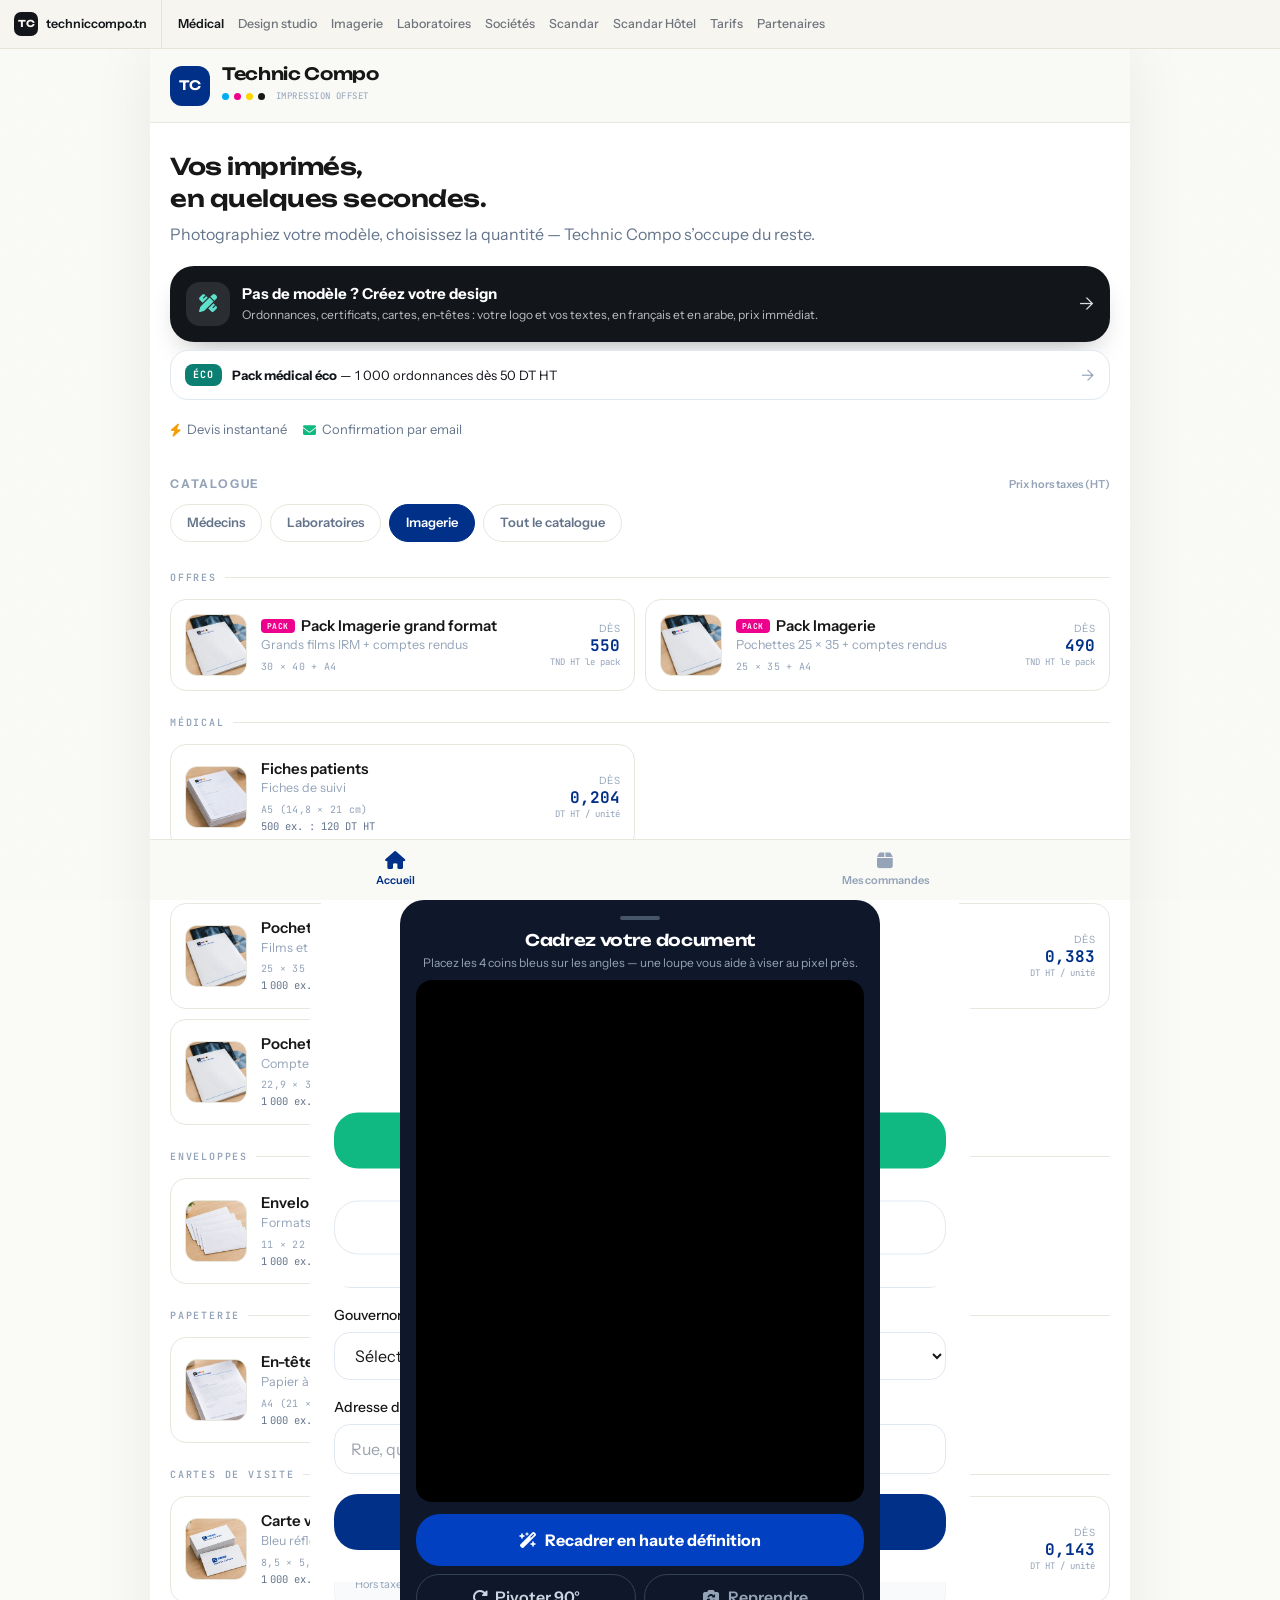
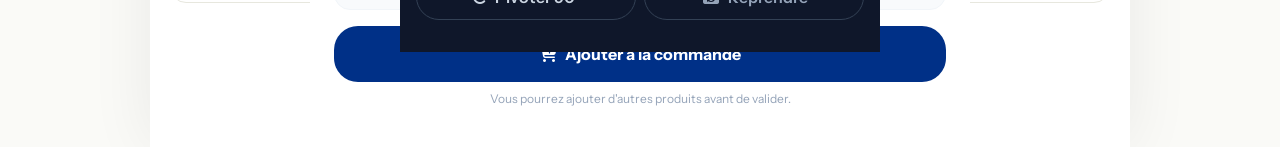
<file: imagerie/index.html>
<!DOCTYPE html>
<html lang="fr">
<head>
<meta charset="utf-8">
<meta http-equiv="refresh" content="0; url=/medical/?espace=img">
<link rel="canonical" href="https://techniccompo.tn/medical/?espace=img">
<title>Centres d'imagerie — Technic Compo</title>
<meta name="description" content="Pochettes 25 × 35, comptes rendus et cartes de visite pour les centres de scanner et d'IRM. Commande en ligne, devis immédiat.">
<script>location.replace('/medical/?espace=img');</script>
</head>
<body style="font-family:system-ui;padding:40px;text-align:center">
<p>Redirection vers l'espace Imagerie…</p>
<p><a href="/medical/?espace=img">Cliquez ici si rien ne se passe</a></p>
</body>
</html>
</file>
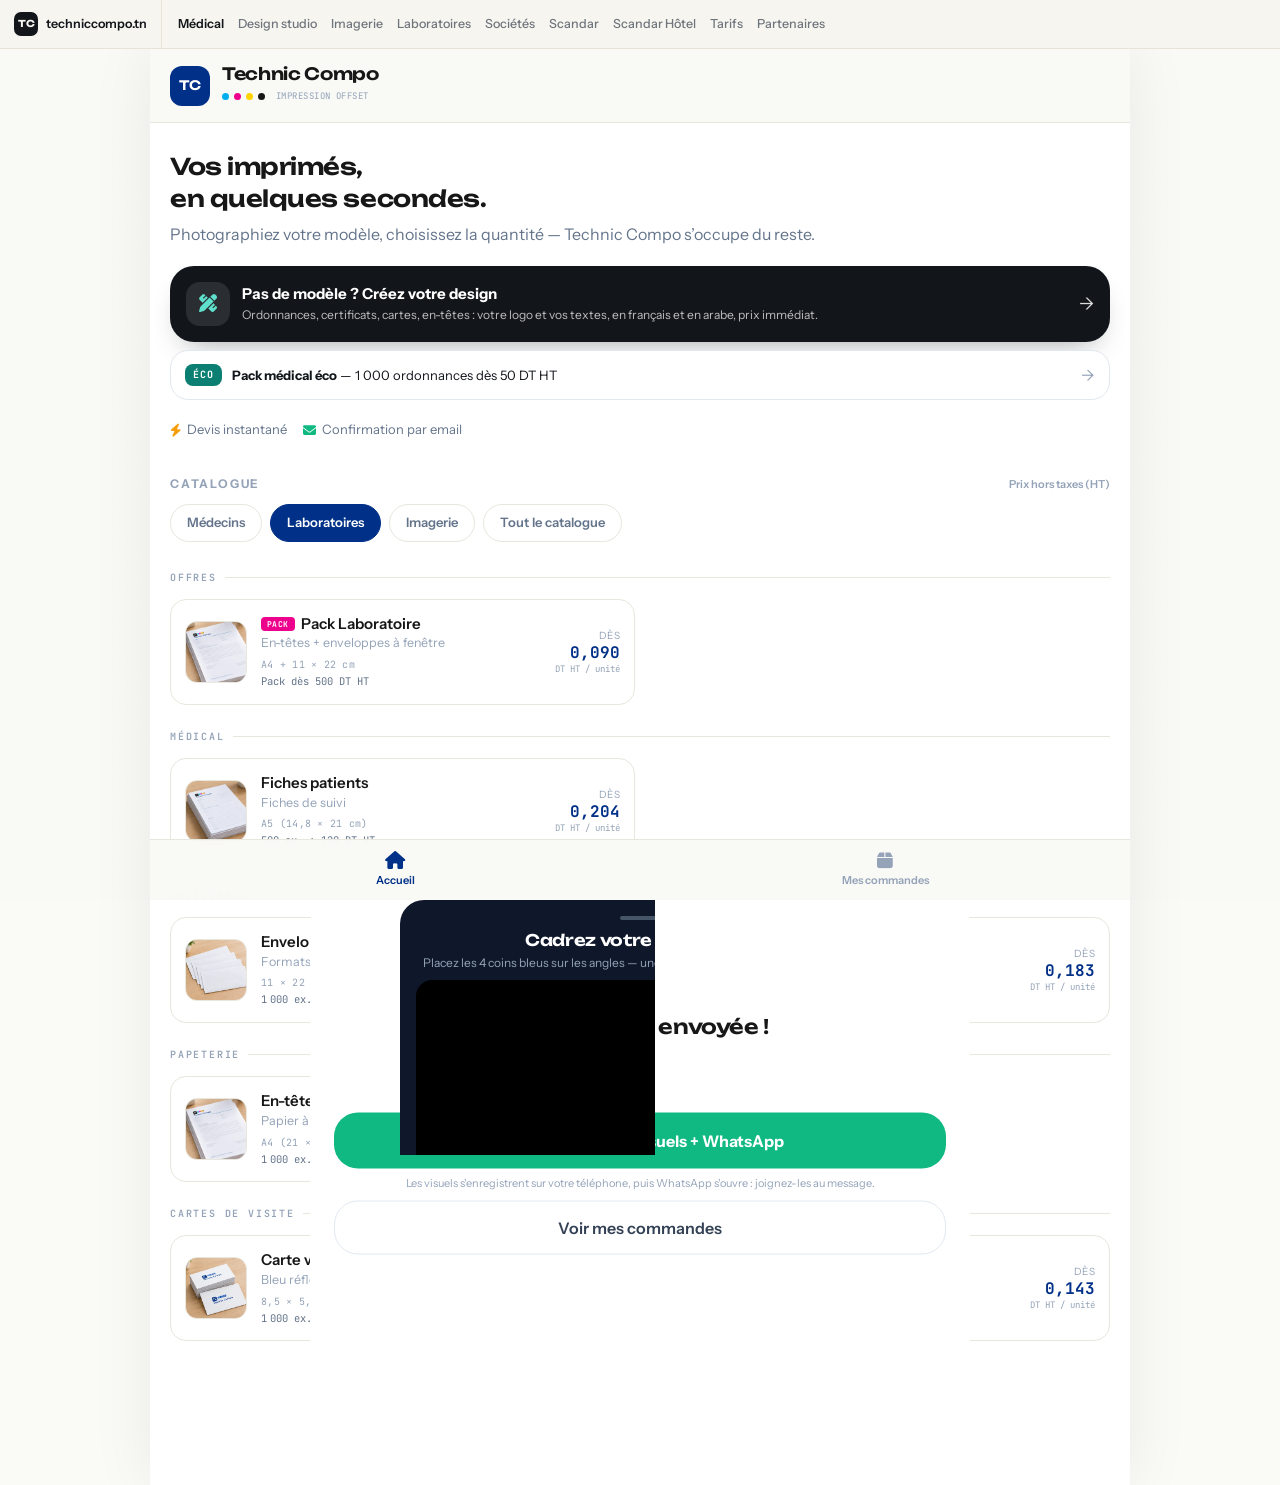
<file: laboratoires/index.html>
<!DOCTYPE html>
<html lang="fr">
<head>
<meta charset="utf-8">
<meta http-equiv="refresh" content="0; url=/medical/?espace=labo">
<link rel="canonical" href="https://techniccompo.tn/medical/?espace=labo">
<title>Laboratoires d'analyses — Technic Compo</title>
<meta name="description" content="En-têtes, enveloppes à fenêtre et cartes de visite pour les laboratoires d'analyses médicales. Commande en ligne, devis immédiat.">
<script>location.replace('/medical/?espace=labo');</script>
</head>
<body style="font-family:system-ui;padding:40px;text-align:center">
<p>Redirection vers l'espace Laboratoires…</p>
<p><a href="/medical/?espace=labo">Cliquez ici si rien ne se passe</a></p>
</body>
</html>
</file>
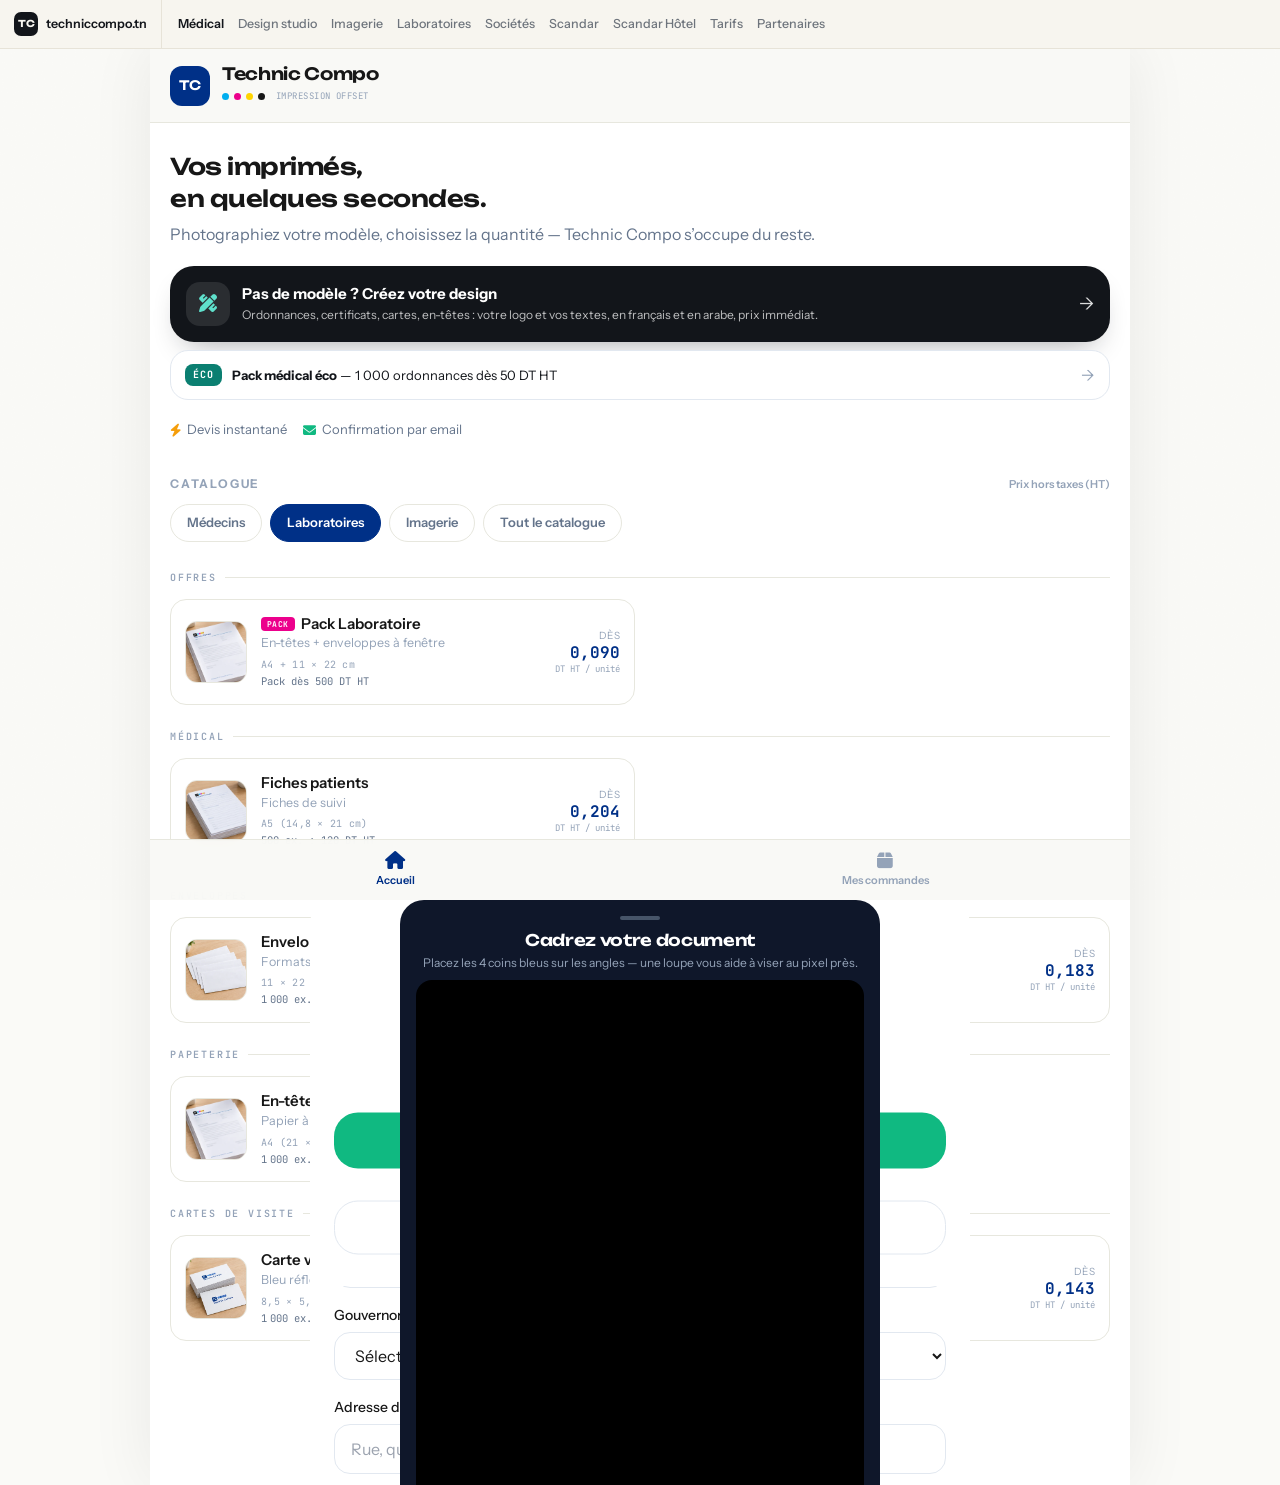
<file: medical/index.html>
<!DOCTYPE html>
<html lang="fr">
<head>
<meta charset="UTF-8">
<meta name="viewport" content="width=device-width, initial-scale=1.0, viewport-fit=cover">
<meta name="theme-color" content="#FAFAF7">
<meta name="format-detection" content="telephone=no">
<meta name="mobile-web-app-capable" content="yes">
<meta name="apple-mobile-web-app-capable" content="yes">
<meta name="apple-mobile-web-app-title" content="Technic Compo">
<meta name="description" content="Commandez vos ordonnances, certificats, en-têtes et cartes de visite depuis votre téléphone : photographiez votre modèle, choisissez la quantité, prix immédiat.">
<title>Technic Compo • Commande d'imprimés</title>
<link rel="preconnect" href="https://fonts.googleapis.com">
<link rel="preconnect" href="https://fonts.gstatic.com" crossorigin>
<link href="https://fonts.googleapis.com/css2?family=Unbounded:wght@500;600;700&family=Instrument+Sans:wght@400;500;600;700&family=JetBrains+Mono:wght@500;600;700&display=swap" rel="stylesheet">
<link rel="stylesheet" href="/medical/app.css">
<link rel="stylesheet" href="https://cdnjs.cloudflare.com/ajax/libs/font-awesome/6.5.1/css/all.min.css">
<style>
  :root{
    --ink:#003087; --paper:#FAFAF7; --line:#E7E7DE; --k:#171717;
    --c:#00AEEF; --m:#EC008C; --y:#FFD400;
  }
  body { font-family:'Instrument Sans',system-ui,sans-serif; background:var(--paper); color:var(--k); }
  body::before{ content:""; position:fixed; inset:0; pointer-events:none; opacity:.35; z-index:0;
    background-image:url("data:image/svg+xml,%3Csvg xmlns='http://www.w3.org/2000/svg' width='120' height='120'%3E%3Cfilter id='n'%3E%3CfeTurbulence type='fractalNoise' baseFrequency='0.9' numOctaves='2'/%3E%3CfeColorMatrix values='0 0 0 0 0 0 0 0 0 0 0 0 0 0 0 0 0 0 0.02 0'/%3E%3C/filter%3E%3Crect width='120' height='120' filter='url(%23n)'/%3E%3C/svg%3E"); }
  .heading { font-family:'Unbounded',system-ui,sans-serif; font-weight:600; letter-spacing:-0.02em; }
  .mono { font-family:'JetBrains Mono',monospace; font-variant-numeric:tabular-nums; }

  /* Repérage CMYK (signature imprimeur) */
  .cmyk{ display:inline-flex; gap:5px; align-items:center }
  .cmyk i{ width:7px;height:7px;border-radius:50%;display:block }
  .cmyk i:nth-child(1){background:var(--c)} .cmyk i:nth-child(2){background:var(--m)}
  .cmyk i:nth-child(3){background:var(--y)} .cmyk i:nth-child(4){background:var(--k)}

  /* Aperçu papier proportions réelles + traits de coupe */
  .paper-wrap{ position:relative; width:64px; height:64px; display:flex; align-items:center; justify-content:center; flex-shrink:0 }
  .paper{ position:relative; background:#fff; border:1.5px solid #B9BFCE; box-shadow:0 1px 0 #00000010, 3px 4px 0 -1px #E2E4EC; }
  .paper .crop{ position:absolute; width:7px; height:7px; pointer-events:none }
  .paper .crop{ width:6px; height:6px }
  .paper .crop.tl{ top:-7px; left:-7px; border-right:1.5px solid #9AA3B8; border-bottom:1.5px solid #9AA3B8 }
  .paper .crop.tr{ top:-7px; right:-7px; border-left:1.5px solid #9AA3B8; border-bottom:1.5px solid #9AA3B8 }
  .paper .crop.bl{ bottom:-7px; left:-7px; border-right:1.5px solid #9AA3B8; border-top:1.5px solid #9AA3B8 }
  .paper .crop.br{ bottom:-7px; right:-7px; border-left:1.5px solid #9AA3B8; border-top:1.5px solid #9AA3B8 }
  .rule{ position:absolute; left:12%; right:12%; height:1.5px; background:#C6CEE6; border-radius:1px }
  .rule.ink{ background:#8FA3D6 }
  .hdrband{ position:absolute; top:8%; left:12%; right:12%; height:14%; background:var(--ink); opacity:.9; border-radius:1px }
  .flap{ position:absolute; inset:0; overflow:hidden; border-radius:1px }
  .flap::before{ content:""; position:absolute; top:0; left:0; right:0; height:62%;
    background:#EEF1F7; clip-path:polygon(0 0,100% 0,50% 100%); border-bottom:1px solid #B9BFCE }
  .flap::after{ content:""; position:absolute; left:14%; right:14%; bottom:18%; height:1.5px; background:#C6CEE6 }
  .tab{ position:absolute; top:-5px; left:8%; width:40%; height:7px; background:#fff; border:1.5px solid #B9BFCE; border-bottom:none; border-radius:3px 3px 0 0 }

  .app-card { transition:transform .14s ease, border-color .14s ease, box-shadow .14s ease; }
  .app-card:active { transform:scale(0.985); }
  .app-card:hover { border-color:#B9C4E4; box-shadow:0 10px 26px -14px rgba(0,48,135,.30); }

  .sheet { transform:translateY(100%); transition:transform .3s cubic-bezier(.32,.72,.33,1); }
  .sheet.open { transform:translateY(0); }
  .overlay { opacity:0; pointer-events:none; transition:opacity .25s ease; }
  .overlay.open { opacity:1; pointer-events:auto; }

  #toast { transform:translate(-50%,calc(-100% - 60px)); transition:transform .3s cubic-bezier(.32,.72,.33,1); }
  #toast.show { transform:translate(-50%,0); }

  .check-pop { animation:pop .45s cubic-bezier(.18,1.4,.4,1) both; }
  @keyframes pop { 0%{transform:scale(0)} 100%{transform:scale(1)} }
  .fade-in { animation:fadeIn .3s ease both; }
  @keyframes fadeIn { from{opacity:0; transform:translateY(8px)} to{opacity:1; transform:none} }

  @media (prefers-reduced-motion: reduce){ .sheet,.overlay,#toast,.app-card{transition:none}.check-pop,.fade-in{animation:none} }
  input:focus, textarea:focus, button:focus-visible { outline:2px solid #003087; outline-offset:2px; }

/* ---- Menu de retour, identique sur toutes les pages ---- */
.tcnav{position:relative;z-index:60;background:var(--nv-bg);border-bottom:1px solid var(--nv-line);
  display:flex;align-items:center;gap:14px;padding:0 14px;overflow-x:auto;-webkit-overflow-scrolling:touch;
  scrollbar-width:none}
.tcnav::-webkit-scrollbar{display:none}
.tcnav a{flex:none;text-decoration:none;font-family:'Instrument Sans',system-ui,sans-serif;
  font-size:12.5px;font-weight:500;color:var(--nv-mut);padding:12px 0;white-space:nowrap}
.tcnav a:hover{color:var(--nv-ink)}
.tcnav a.home{display:flex;align-items:center;gap:8px;font-weight:600;color:var(--nv-ink);
  padding-right:14px;margin-right:2px;border-right:1px solid var(--nv-line)}
.tcnav .bdg{width:24px;height:24px;border-radius:7px;background:var(--nv-ink);color:var(--nv-bg);
  display:grid;place-items:center;font-family:'Unbounded',sans-serif;font-size:9.5px;font-weight:700}
.tcnav a.on{color:var(--nv-ink);font-weight:600}

.spec{display:flex;gap:6px;padding:10px 16px;max-width:620px;margin:0 auto;overflow-x:auto;scrollbar-width:none}
.spec::-webkit-scrollbar{display:none}
.spec a{flex:none;text-decoration:none;font-family:'Instrument Sans',system-ui,sans-serif;font-size:13.5px;
  padding:9px 15px;border-radius:999px;border:1.5px solid var(--sp-line);color:var(--sp-mut);white-space:nowrap}
.spec a.on{border-color:var(--sp-ink);color:var(--sp-ink);font-weight:600}

/* ====== TÉLÉPHONE : iPhone & Android ====== */
html{-webkit-text-size-adjust:100%;text-size-adjust:100%}
body{-webkit-tap-highlight-color:transparent;overflow-x:hidden}
button,a,label{touch-action:manipulation}
/* iOS zoome sur tout champ en dessous de 16 px : on l'en empêche */
input,select,textarea{font-size:16px !important}
html.lock,html.lock body{overflow:hidden}
.sheet{overscroll-behavior:contain;-webkit-overflow-scrolling:touch}
.sheet > div{padding-bottom:calc(2rem + env(safe-area-inset-bottom)) !important}
@supports (height:100dvh){
  .sheet.max-h-\[92vh\]{max-height:92dvh}
  #crop-sheet,#crop-sheet > div{max-height:96dvh !important}
  #crop-box{height:58dvh !important}
  #crop-canvas{max-height:58dvh !important}
}
#bottom-nav{padding-bottom:env(safe-area-inset-bottom)}
#cart-bar{bottom:calc(68px + env(safe-area-inset-bottom))}
#view-home,#view-orders{padding-bottom:calc(9rem + env(safe-area-inset-bottom))}
.tcnav{padding-left:max(14px,env(safe-area-inset-left));padding-right:max(14px,env(safe-area-inset-right))}
#toast{top:calc(1rem + env(safe-area-inset-top));white-space:normal;text-align:center;
  width:max-content;max-width:calc(100vw - 32px)}
#espaces{flex-wrap:nowrap;overflow-x:auto;scrollbar-width:none;margin-left:-20px;margin-right:-20px;padding:0 20px 4px}
#espaces::-webkit-scrollbar{display:none}
#qty-row button{min-height:64px}
/* petits écrans (Android d'entrée de gamme, iPhone SE 1re génération) */
@media (max-width:360px){
  header.px-5,#view-home,#view-orders{padding-left:16px !important;padding-right:16px !important}
  #espaces{margin-left:-16px;margin-right:-16px;padding:0 16px 4px}
  #view-home h1{font-size:20px}
  .sheet > div.p-6{padding-left:16px;padding-right:16px}
  #qty-row{gap:6px}
  #qty-row .qty-unit{font-size:9px}
  #total-price{font-size:20px}
}

/* ====== AFFICHAGE SUR GRAND ÉCRAN ====== */
.pl-grid{display:grid;gap:10px;grid-template-columns:minmax(0,1fr)}
.pl-grid > *{min-width:0}
@media (min-width:1024px){
  .app-shell{max-width:980px !important;box-shadow:0 0 60px rgba(18,21,26,.07)}
  .app-w{max-width:980px !important}
  .sheet-w{max-width:660px !important}
  .pl-grid{grid-template-columns:repeat(2,minmax(0,1fr))}
}
@media (min-width:1400px){
  .app-shell,.app-w{max-width:1120px !important}
  .pl-grid{grid-template-columns:repeat(3,minmax(0,1fr))}
}

/* ====== ÉCONOMIE DU PACK ====== */
#pack-gain{display:flex;align-items:center;justify-content:space-between;gap:12px;flex-wrap:wrap;
  margin-top:12px;padding:11px 14px;background:#FFF1F7;border:1px solid #FBCFE1;border-radius:16px}
#pack-gain.hidden{display:none}
.gain-prix{font-size:21px;font-weight:700;letter-spacing:-.03em;color:#12151A}
.gain-bloc{display:flex;align-items:center;gap:9px;flex-wrap:wrap}
.gain-old{font-size:13.5px;color:#7A8497;text-decoration-line:line-through;
  text-decoration-color:#EC008C;text-decoration-thickness:1.5px}
.gain-rem{font-style:normal;font-size:12.5px;font-weight:700;color:#fff;background:#EC008C;
  border-radius:999px;padding:3px 10px}
</style>
<style>
.tc-studio{margin-top:20px;display:flex;align-items:center;gap:12px;padding:16px;border-radius:24px;background:#12151A;color:#fff;text-decoration:none;box-shadow:0 14px 30px -16px rgba(18,21,26,.45)}
.tc-studio.petit{margin:0 0 12px;padding:13px 14px;border-radius:18px}
.tc-studio-ic{width:44px;height:44px;flex:none;border-radius:14px;background:rgba(255,255,255,.1);display:flex;align-items:center;justify-content:center;color:#5FE0CC;font-size:18px}
.tc-studio.petit .tc-studio-ic{width:36px;height:36px;font-size:15px}
.tc-studio-tx{flex:1;min-width:0}.tc-studio-tx b{display:block;font-size:15px;line-height:1.25}.tc-studio.petit .tc-studio-tx b{font-size:13.5px}
.tc-studio-tx small{display:block;margin-top:3px;font-size:12px;line-height:1.4;color:rgba(255,255,255,.72)}
.tc-studio-go{font-size:18px;color:rgba(255,255,255,.85)}
.tc-eco{margin-top:8px;display:flex;align-items:center;gap:10px;padding:12px 14px;border-radius:18px;border:1px solid #E2E8F0;background:#fff;color:#12151A;font-size:13px;text-decoration:none}
.tc-eco-tag{flex:none;font:700 10px/1 'JetBrains Mono',monospace;letter-spacing:.1em;padding:6px 8px;border-radius:8px;background:#0B7F71;color:#fff}
.tc-eco span:nth-child(2){flex:1}.tc-eco-go{color:#94A3B8;font-size:16px}
</style>
</head>
<body>
<nav class="tcnav" style="--nv-bg:#F7F5EF;--nv-line:#E7E3D8;--nv-ink:#12151A;--nv-mut:#6E747C">
  <a class="home" href="/"><span class="bdg">TC</span> techniccompo.tn</a>
  <a href="/medical/" class="on">Médical</a>
  <a href="/conception/?metier=medical">Design studio</a>
  <a href="/medical/?espace=img">Imagerie</a>
  <a href="/medical/?espace=labo">Laboratoires</a>
  <a href="/societes/">Sociétés</a>
  <a href="/scandar/">Scandar</a>
  <a href="/scandar/commander/">Scandar Hôtel</a>
  <a href="/tarifs/">Tarifs</a>
  <a href="/partenaires/">Partenaires</a>
</nav>



<style>
/* ====== CALAGE PRESSE — transition de page ====== */
.tcload{position:fixed;inset:0;z-index:9999;background:var(--lo-bg);display:flex;align-items:center;
  justify-content:center;transition:opacity .5s ease,visibility .5s}
.tcload.done{opacity:0;visibility:hidden;pointer-events:none}
.tcload .lpass{position:absolute;inset:0;transform:translateX(-102%);mix-blend-mode:var(--lo-blend);pointer-events:none}
.tcload .lpass.c{background:var(--lo-a);animation:tclpass .5s cubic-bezier(.6,0,.3,1) .05s forwards}
.tcload .lpass.m{background:var(--lo-b);animation:tclpass .5s cubic-bezier(.6,0,.3,1) .19s forwards}
.tcload .lpass.y{background:var(--lo-c);animation:tclpass .5s cubic-bezier(.6,0,.3,1) .33s forwards}
.tcload .lpass.k{background:var(--lo-ink);animation:tclpass .5s cubic-bezier(.6,0,.3,1) .47s forwards;mix-blend-mode:normal}
@keyframes tclpass{0%{transform:translateX(-102%)}100%{transform:translateX(102%)}}
.tcload .lcore{position:relative;text-align:center;z-index:2}
.tcload .lbadge{position:relative;width:58px;height:58px;margin:0 auto 16px;background:var(--lo-ink);
  color:var(--lo-bg);border-radius:16px;display:flex;align-items:center;justify-content:center;
  font-family:'Instrument Sans',system-ui,sans-serif;font-weight:700;font-size:18px;letter-spacing:-.02em;overflow:hidden}
.tcload .lbadge::after{content:'';position:absolute;bottom:0;left:0;right:0;height:6px;
  background:linear-gradient(90deg,var(--lo-a) 33%,var(--lo-b) 33% 66%,var(--lo-c) 66%)}
.tcload .lt{font-family:'JetBrains Mono',ui-monospace,monospace;font-size:.7rem;font-weight:600;
  letter-spacing:.2em;text-transform:uppercase;color:var(--lo-mut)}
.tcload .ld{display:flex;gap:8px;justify-content:center;margin-top:14px}
.tcload .ld i{width:10px;height:10px;border-radius:2px;opacity:0;animation:tcldot .3s forwards}
.tcload .ld i:nth-child(1){background:var(--lo-a);animation-delay:.12s}
.tcload .ld i:nth-child(2){background:var(--lo-b);animation-delay:.26s}
.tcload .ld i:nth-child(3){background:var(--lo-c);animation-delay:.40s}
.tcload .ld i:nth-child(4){background:var(--lo-ink);animation-delay:.54s}
@keyframes tcldot{from{opacity:0;transform:scale(.4)}to{opacity:1;transform:scale(1)}}
@media(prefers-reduced-motion:reduce){.tcload{display:none}}
</style>
<div class="tcload" id="tcload" aria-hidden="true"
     style="--lo-bg:#F7F5EF;--lo-ink:#12151A;--lo-mut:#8B9099;--lo-a:#00AEEF;--lo-b:#EC008C;--lo-c:#FFD400;--lo-blend:multiply">
  <span class="lpass c"></span><span class="lpass m"></span><span class="lpass y"></span><span class="lpass k"></span>
  <div class="lcore">
    <div class="lbadge">TC</div>
    <div class="lt">Imprimés médicaux</div>
    <div class="ld"><i></i><i></i><i></i><i></i></div>
  </div>
</div>
<noscript><style>.tcload{display:none}</style></noscript>
<script>
(function(){
  var l=document.getElementById('tcload'); if(!l) return;
  if(matchMedia('(prefers-reduced-motion: reduce)').matches){ l.style.display='none'; return; }
  setTimeout(function(){ l.classList.add('done'); }, 450);
  setTimeout(function(){ l.style.display='none'; }, 1000);
})();
</script>



<div class="app-shell max-w-[480px] mx-auto min-h-screen bg-white relative">

  <!-- ===== HEADER ===== -->
  <header class="px-5 py-4 flex justify-between items-center sticky top-0 bg-[#FAFAF7]/90 backdrop-blur z-40 border-b border-[#E7E7DE]">
    <div class="flex items-center gap-x-3">
      <div class="w-10 h-10 bg-[#003087] rounded-xl flex items-center justify-center">
        <span class="text-white heading text-[13px]">TC</span>
      </div>
      <div>
        <span class="heading text-[17px] leading-none block">Technic Compo</span>
        <span class="cmyk mt-1"><i></i><i></i><i></i><i></i><span class="mono text-[9px] text-slate-400 ml-1.5 tracking-wider">IMPRESSION OFFSET</span></span>
      </div>
    </div>
    <button id="profile-chip" onclick="openProfile()" class="hidden w-10 h-10 rounded-full bg-[#003087] text-white font-bold text-sm items-center justify-center" aria-label="Mon profil"></button>
  </header>

  <!-- ===== VUE ACCUEIL ===== -->
  <main id="view-home" class="px-5 pt-7 pb-28">

    <h1 class="heading text-[23px] leading-snug">Vos imprimés,<br>en quelques secondes.</h1>
    <p class="text-slate-500 mt-2">Photographiez votre modèle, choisissez la quantité — Technic Compo s’occupe du reste.</p>

    <a href="/conception/?metier=medical&amp;produit=ordonnances" class="tc-studio">
      <span class="tc-studio-ic"><i class="fa-solid fa-pen-ruler"></i></span>
      <span class="tc-studio-tx"><b>Pas de modèle ? Créez votre design</b><small>Ordonnances, certificats, cartes, en-têtes : votre logo et vos textes, en français et en arabe, prix immédiat.</small></span>
      <span class="tc-studio-go">→</span>
    </a>
    <a href="/conception/?metier=medical&amp;produit=ordonnances&amp;style=eco" class="tc-eco">
      <span class="tc-eco-tag">ÉCO</span><span><b>Pack médical éco</b> — 1 000 ordonnances dès 50 DT HT</span><span class="tc-eco-go">→</span>
    </a>

    <div class="mt-5 flex items-center gap-x-4 text-[13px] text-slate-500">
      <span class="flex items-center gap-x-1.5"><i class="fa-solid fa-bolt text-amber-500"></i> Devis instantané</span>
      <span class="flex items-center gap-x-1.5"><i class="fa-solid fa-envelope text-emerald-500"></i> Confirmation par email</span>
    </div>

    <div class="flex items-center justify-between mt-9 mb-3">
      <h2 class="text-xs font-bold uppercase tracking-[0.15em] text-slate-400">Catalogue</h2>
      <span class="text-[11px] font-semibold text-slate-400">Prix hors taxes (HT)</span>
    </div>
    <div id="espaces" class="flex flex-wrap gap-2 pb-1 mb-3"></div>
    <div id="product-list" class="space-y-3"></div>
  </main>

  <!-- ===== VUE MES COMMANDES ===== -->
  <main id="view-orders" class="hidden px-5 pt-7 pb-28">
    <h1 class="heading text-3xl">Mes commandes</h1>
    <p class="text-slate-500 mt-1.5">Historique enregistré sur cet appareil.</p>
    <div id="orders-list" class="mt-6 space-y-3"></div>
  </main>

  <!-- ===== BARRE PANIER ===== -->
  <div id="cart-bar" class="hidden fixed bottom-[68px] left-0 right-0 max-w-[480px] app-w mx-auto px-4 z-40">
    <button onclick="openCartSheet()" class="w-full bg-[#003087] text-white rounded-3xl py-3.5 px-5 flex justify-between items-center shadow-xl shadow-blue-900/30">
      <span class="font-semibold text-sm"><i class="fa-solid fa-cart-shopping mr-2"></i><span id="cart-count"></span></span>
      <span class="font-bold mono"><span id="cart-total"></span> TND HT <i class="fa-solid fa-chevron-right text-xs ml-1"></i></span>
    </button>
  </div>

  <!-- ===== NAVIGATION ===== -->
  <nav id="bottom-nav" class="fixed bottom-0 left-0 right-0 max-w-[480px] app-w mx-auto bg-[#FAFAF7]/95 backdrop-blur border-t border-[#E7E7DE] flex z-50">
    <button onclick="showView('home')" id="nav-home" class="flex-1 flex flex-col items-center py-3 text-[#003087]">
      <i class="fa-solid fa-house text-lg"></i><span class="text-[11px] font-semibold mt-0.5">Accueil</span>
    </button>
    <button onclick="showView('orders')" id="nav-orders" class="flex-1 flex flex-col items-center py-3 text-slate-400 relative">
      <i class="fa-solid fa-box text-lg"></i><span class="text-[11px] font-semibold mt-0.5">Mes commandes</span>
      <span id="orders-badge" class="hidden absolute top-2 right-[28%] min-w-[18px] h-[18px] px-1 bg-[#EC008C] text-white text-[10px] font-bold rounded-full items-center justify-center"></span>
    </button>
  </nav>

  <!-- ===== MODAL COMMANDE ===== -->
  <div id="order-overlay" class="overlay fixed inset-0 bg-black/50 z-[100]" onclick="closeOrder()"></div>
  <div id="order-sheet" class="sheet fixed bottom-0 left-0 right-0 max-w-[480px] sheet-w mx-auto bg-white rounded-t-3xl z-[101] max-h-[92vh] overflow-y-auto">
    <div class="p-6 pb-8">
      <div class="w-10 h-1 bg-slate-200 rounded-full mx-auto mb-5"></div>
      <div class="flex justify-between items-start gap-x-3 mb-6">
        <div class="flex items-center gap-x-3 min-w-0">
          <div id="modal-product-icon" class="w-11 h-11 rounded-2xl bg-blue-50 text-[#003087] flex items-center justify-center flex-shrink-0"></div>
          <div>
            <span class="text-xs font-semibold uppercase tracking-wider text-slate-400">Nouvelle commande</span>
            <h3 id="modal-product-name" class="heading text-lg leading-tight"></h3>
            <div id="modal-product-format" class="mono text-[11px] text-slate-500 mt-0.5 tracking-wide"></div>
          </div>
        </div>
        <button onclick="closeOrder()" class="w-10 h-10 rounded-full bg-slate-100 text-slate-500 flex items-center justify-center flex-shrink-0" aria-label="Fermer"><i class="fa-solid fa-xmark"></i></button>
      </div>
      <ul id="modal-product-detail" class="-mt-3 space-y-1 hidden"></ul>
      <div id="pack-gain" class="hidden"></div>


      <!-- Quantité -->
      <label class="text-sm font-semibold mb-2 mt-6 block">Quantité <span class="font-normal text-slate-400">(prix unitaire HT)</span></label>
      <div class="grid grid-cols-3 gap-2" id="qty-row"></div>

      <!-- Reliure : avec / sans colle (Ordonnances, Certificats) -->
      <div id="glue-block" class="hidden">
        <label class="text-sm font-semibold mb-2 mt-6 block">Reliure</label>
        <div class="grid grid-cols-2 gap-2">
          <button onclick="setGlue('Avec colle')" id="glue-avec" class="py-3 rounded-2xl text-center border"><i class="fa-solid fa-book mb-0.5"></i><div class="text-[12px] font-semibold">Avec colle</div><div class="text-[10px] text-slate-400">Bloc collé en tête</div></button>
          <button onclick="setGlue('Sans colle')" id="glue-sans" class="py-3 rounded-2xl text-center border"><i class="fa-solid fa-layer-group mb-0.5"></i><div class="text-[12px] font-semibold">Sans colle</div><div class="text-[10px] text-slate-400">Feuilles non collées</div></button>
        </div>
      </div>

      <!-- Couleur d'impression (Carte visite 1 couleur) -->
      <div id="color-block" class="hidden">
        <label class="text-sm font-semibold mb-2 mt-6 block">Couleur d'impression</label>
        <div class="grid grid-cols-3 gap-2" id="color-row"></div>
      </div>

      <!-- Texte de la carte (Carte visite 1 couleur) -->
      <div id="cardtext-block" class="hidden">
        <label for="card-text" class="text-sm font-semibold mb-2 mt-6 block">Texte de votre carte</label>
        <textarea id="card-text" rows="3" class="w-full border border-slate-200 rounded-2xl px-4 py-3 text-sm bg-slate-50/50" placeholder="Nom, fonction, téléphone, adresse, email…"></textarea>
      </div>

      <!-- Notes -->
<label for="order-notes" class="text-sm font-semibold mb-2 mt-6 block">Précisions <span class="font-normal text-slate-400">(facultatif)</span></label>
      <textarea id="order-notes" rows="2" class="w-full border border-slate-200 rounded-2xl px-4 py-3 text-sm bg-slate-50/50" placeholder="Couleur, papier, délai souhaité…"></textarea>

            <!-- Photo(s) -->
      <label id="photo-label" class="text-sm font-semibold mb-2 mt-6 block">Votre modèle ou visuel <span class="text-red-500">*</span> <span class="font-normal text-slate-400">(obligatoire)</span></label>
      <a id="lien-studio" href="/conception/?metier=medical" class="tc-studio petit">
        <span class="tc-studio-ic"><i class="fa-solid fa-pen-ruler"></i></span>
        <span class="tc-studio-tx"><b>Pas d’ancien modèle ?</b><small>Créez votre design en ligne : il nous arrive prêt à imprimer.</small></span>
        <span class="tc-studio-go">→</span>
      </a>
      <div id="upload-zone" class="border-2 border-dashed border-slate-200 rounded-3xl p-6 text-center">
        <i class="fa-solid fa-wand-magic-sparkles text-3xl text-[#003087] mb-2"></i>
        <p id="upload-hint" class="text-sm text-slate-500">Photographiez votre ancien imprimé :<br>notre IA le transforme en scan propre</p>
        <input type="file" id="photo-input" class="hidden" accept="image/*" multiple onchange="handleFile(event)">
        <input type="file" id="camera-input" class="hidden" accept="image/*" capture="environment" onchange="handleFile(event)">
        <div class="flex justify-center gap-x-2 mt-4">
          <button onclick="document.getElementById('camera-input').click()" class="text-sm font-semibold px-4 py-2.5 bg-[#003087] text-white rounded-2xl flex items-center gap-x-1.5"><i class="fa-solid fa-camera"></i> Photo</button>
          <button onclick="document.getElementById('photo-input').click()" class="text-sm font-semibold px-4 py-2.5 border border-slate-200 rounded-2xl flex items-center gap-x-1.5"><i class="fa-solid fa-image text-slate-400"></i> Galerie</button>
        </div>
        <p class="text-[11px] text-slate-400 mt-3"><i class="fa-solid fa-lightbulb text-amber-400"></i> Attendez la mise au point avant de déclencher. Lumière du jour, document bien à plat, remplissez tout le cadre</p>
      </div>
      <!-- Galerie des visuels ajoutés -->
      <div id="photos-gallery" class="hidden space-y-2"></div>
      <div id="add-photo-btn" class="hidden mt-2 border-2 border-dashed border-slate-200 rounded-2xl p-2">
        <div class="text-center text-[12px] font-semibold text-[#003087] mb-1.5"><i class="fa-solid fa-plus mr-1"></i><span id="add-photo-label">Ajouter une photo</span></div>
        <div class="grid grid-cols-2 gap-2">
          <button onclick="document.getElementById('camera-input').click()" class="py-2.5 bg-[#003087] text-white text-sm font-semibold rounded-xl"><i class="fa-solid fa-camera mr-1"></i> Photo</button>
          <button onclick="document.getElementById('photo-input').click()" class="py-2.5 border border-slate-200 text-slate-600 text-sm font-semibold rounded-xl"><i class="fa-solid fa-image mr-1"></i> Galerie</button>
        </div>
      </div>

      <!-- Total -->
      <div class="mt-6 flex justify-between items-center bg-slate-50 px-5 py-4 rounded-2xl border border-slate-100">
        <div>
          <div class="font-semibold">Total estimé <span class="text-[11px] font-bold text-slate-400">HT</span></div>
          <div class="text-[11px] text-slate-400">Hors taxes • confirmé après validation du visuel</div>
        </div>
        <div class="text-right"><span id="total-price" class="mono heading text-2xl text-[#003087]"></span><div id="total-unit" class="hidden mono text-[11px] text-slate-500 mt-0.5"></div><div id="total-gain" class="hidden mono text-[11px] font-bold text-emerald-600 mt-0.5"></div></div>
      </div>

      <button onclick="addToCart()" class="mt-4 w-full py-4 bg-[#003087] text-white font-bold rounded-3xl active:bg-[#002266] flex items-center justify-center gap-x-2">
        <i class="fa-solid fa-cart-plus"></i> Ajouter à la commande
      </button>
      <p class="text-center text-[12px] text-slate-400 mt-2">Vous pourrez ajouter d'autres produits avant de valider.</p>
    </div>
  </div>

  <!-- ===== FEUILLE PANIER ===== -->
  <div id="cart-overlay" class="overlay fixed inset-0 bg-black/50 z-[105]" onclick="closeSheet('cart')"></div>
  <div id="cart-sheet" class="sheet fixed bottom-0 left-0 right-0 max-w-[480px] sheet-w mx-auto bg-white rounded-t-3xl z-[106] max-h-[92vh] overflow-y-auto">
    <div class="p-6 pb-8">
      <div class="w-10 h-1 bg-slate-200 rounded-full mx-auto mb-5"></div>
      <div class="flex justify-between items-center mb-5">
        <h3 class="heading text-xl">Votre commande</h3>
        <button onclick="closeSheet('cart')" class="w-9 h-9 rounded-full bg-slate-100 text-slate-500 flex items-center justify-center" aria-label="Fermer"><i class="fa-solid fa-xmark"></i></button>
      </div>
      <div id="cart-items" class="space-y-3"></div>
      <button onclick="closeSheet('cart')" class="mt-4 w-full py-3.5 border-2 border-dashed border-slate-200 text-[#003087] font-semibold rounded-3xl">
        <i class="fa-solid fa-plus mr-1"></i> Ajouter un autre produit
      </button>
      <div id="cart-suggest" class="mt-4 space-y-2"></div>
      <div id="cart-client"></div>
      <div id="cart-summary" class="mt-4 bg-slate-50 px-5 py-4 rounded-2xl border border-slate-100 space-y-2"></div>
      <button onclick="checkout()" class="mt-4 w-full py-4 bg-[#003087] text-white font-bold rounded-3xl active:bg-[#002266] flex items-center justify-center gap-x-2">
        <i class="fa-solid fa-paper-plane"></i> Valider la commande
      </button>
    </div>
  </div>

  <!-- ===== MODAL COMPTE ===== -->
  <div id="account-overlay" class="overlay fixed inset-0 bg-black/50 z-[110]"></div>
  <div id="account-sheet" class="sheet fixed bottom-0 left-0 right-0 max-w-[480px] sheet-w mx-auto bg-white rounded-t-3xl z-[111] max-h-[92vh] overflow-y-auto">
    <div class="p-6 pb-8">
      <div class="w-10 h-1 bg-slate-200 rounded-full mx-auto mb-5"></div>
      <h3 class="heading text-xl">Créez votre espace client</h3>
      <p class="text-sm text-slate-500 mt-1 mb-5">Pour suivre vos commandes et être recontacté.</p>
      <div class="space-y-3.5">
        <div><label for="account-name" class="text-sm font-medium">Nom complet <span class="text-red-500">*</span></label><input id="account-name" type="text" autocomplete="name" autocapitalize="words" enterkeyhint="next" class="w-full border border-slate-200 rounded-2xl px-4 py-3 mt-1.5" placeholder="Dr. Ahmed Ben Salah"></div>
        <div><label for="account-phone" class="text-sm font-medium">Téléphone <span class="text-red-500">*</span></label><input id="account-phone" type="tel" inputmode="tel" autocomplete="tel" enterkeyhint="next" class="w-full border border-slate-200 rounded-2xl px-4 py-3 mt-1.5" placeholder="+216 XX XXX XXX"></div>
        <div><label for="account-email" class="text-sm font-medium">Email</label><input id="account-email" type="email" inputmode="email" autocomplete="email" autocapitalize="off" enterkeyhint="next" class="w-full border border-slate-200 rounded-2xl px-4 py-3 mt-1.5" placeholder="votre@email.com"></div>
        <div><label for="account-ville" class="text-sm font-medium">Gouvernorat <span class="text-red-500">*</span></label><select id="account-ville" class="w-full border border-slate-200 rounded-2xl px-4 py-3 mt-1.5 bg-white"></select></div>
        <div><label for="account-address" class="text-sm font-medium">Adresse de livraison <span class="text-red-500">*</span></label><input id="account-address" type="text" autocomplete="street-address" enterkeyhint="done" class="w-full border border-slate-200 rounded-2xl px-4 py-3 mt-1.5" placeholder="Rue, quartier, code postal"></div>
      </div>
      <p id="account-error" class="hidden text-sm text-red-600 mt-3"><i class="fa-solid fa-circle-exclamation"></i> Le nom, le téléphone et l'adresse de livraison sont obligatoires.</p>
      <button onclick="createAccount()" class="mt-5 w-full py-4 bg-[#003087] text-white font-bold rounded-3xl active:bg-[#002266]">Créer mon compte et envoyer</button>
    </div>
  </div>

  <!-- ===== MODAL PROFIL ===== -->
  <div id="profile-overlay" class="overlay fixed inset-0 bg-black/50 z-[110]" onclick="closeProfile()"></div>
  <div id="profile-sheet" class="sheet fixed bottom-0 left-0 right-0 max-w-[480px] sheet-w mx-auto bg-white rounded-t-3xl z-[111]">
    <div class="p-6 pb-8">
      <div class="w-10 h-1 bg-slate-200 rounded-full mx-auto mb-5"></div>
      <div class="flex items-center gap-x-4">
        <div id="profile-avatar" class="w-14 h-14 rounded-full bg-[#003087] text-white heading text-lg flex items-center justify-center flex-shrink-0"></div>
        <div class="min-w-0">
          <div id="profile-name" class="font-bold text-lg truncate"></div>
          <div id="profile-phone" class="text-sm text-slate-500"></div>
        </div>
      </div>
      <div id="profile-details" class="mt-5 text-sm text-slate-600 space-y-2"></div>
      <button onclick="logout()" class="mt-6 w-full py-3.5 border border-red-200 text-red-600 font-semibold rounded-3xl active:bg-red-50"><i class="fa-solid fa-right-from-bracket mr-1.5"></i> Supprimer mon profil de cet appareil</button>
    </div>
  </div>

  <!-- ===== FEUILLE SUCCÈS ===== -->
  <div id="success-overlay" class="overlay fixed inset-0 bg-black/50 z-[120]"></div>
  <div id="success-sheet" class="sheet fixed bottom-0 left-0 right-0 max-w-[480px] sheet-w mx-auto bg-white rounded-t-3xl z-[121]">
    <div class="p-6 pb-8 text-center">
      <div class="check-pop w-16 h-16 mx-auto rounded-full bg-emerald-100 flex items-center justify-center mt-2">
        <i class="fa-solid fa-check text-emerald-600 text-2xl"></i>
      </div>
      <h3 class="heading text-xl mt-4">Commande envoyée !</h3>
      <p id="success-summary" class="text-sm text-slate-600 mt-1.5"></p>
      <div class="mt-3 inline-block bg-slate-100 text-slate-600 text-xs font-semibold px-3.5 py-2 rounded-full" id="success-ref" class="mono"></div>
      <p id="send-status" class="text-[13px] text-slate-500 mt-3 flex items-center justify-center gap-x-1.5"></p>
      <button id="send-retry" onclick="retrySend()" class="hidden mt-2 px-5 py-2.5 border border-red-200 text-red-600 text-sm font-semibold rounded-2xl"><i class="fa-solid fa-rotate-right mr-1"></i> Réessayer l'envoi email</button>
      <button onclick="saveThenWhatsApp(currentSuccessOrder)" class="mt-5 w-full py-4 bg-emerald-500 text-white font-bold rounded-3xl active:bg-emerald-600 flex items-center justify-center gap-x-2">
        <i class="fa-brands fa-whatsapp text-xl"></i> Enregistrer les visuels + WhatsApp
      </button>
      <p class="text-[11px] text-slate-400 mt-1.5">Les visuels s'enregistrent sur votre téléphone, puis WhatsApp s'ouvre : joignez-les au message.</p>
      <button onclick="closeSuccess(); showView('orders')" class="mt-2.5 w-full py-3.5 border border-slate-200 font-semibold rounded-3xl text-slate-700">Voir mes commandes</button>
    </div>
  </div>

  <!-- ===== ÉCRAN DE CADRAGE (scanner 4 coins) ===== -->
  <div id="crop-overlay" class="overlay fixed inset-0 bg-black/80 z-[130]"></div>
  <div id="crop-sheet" class="sheet fixed bottom-0 left-0 right-0 max-w-[480px] mx-auto bg-slate-900 rounded-t-3xl z-[131] flex flex-col max-h-[96vh]">
    <div class="p-4 pb-6 flex flex-col" style="max-height:96vh">
      <div class="w-10 h-1 bg-slate-600 rounded-full mx-auto mb-2 flex-shrink-0"></div>
      <h3 class="heading text-base text-white text-center flex-shrink-0">Cadrez votre document</h3>
      <p class="text-[12px] text-slate-400 text-center mt-0.5 mb-2 flex-shrink-0">Placez les 4 coins bleus sur les angles — une loupe vous aide à viser au pixel près.</p>
      <div id="crop-box" class="rounded-2xl overflow-hidden bg-black flex items-center justify-center" style="height:58vh">
        <canvas id="crop-canvas" class="block touch-none" style="max-width:100%; max-height:58vh"></canvas>
      </div>
      <div id="crop-progress-wrap" class="hidden mt-3 flex-shrink-0">
        <div class="flex justify-between text-[11px] text-slate-400 mb-1"><span><i class="fa-solid fa-microchip mr-1"></i>Traitement haute définition…</span><span>≈300 DPI</span></div>
        <div class="h-2 bg-slate-700 rounded-full overflow-hidden"><div id="crop-progress" class="h-full bg-gradient-to-r from-[#0040C1] to-emerald-400 rounded-full transition-all" style="width:0%"></div></div>
      </div>
      <button id="crop-confirm-btn" onclick="confirmCrop()" class="mt-3 w-full py-3.5 bg-[#0040C1] text-white font-bold rounded-3xl flex items-center justify-center gap-x-2 flex-shrink-0">
        <i class="fa-solid fa-wand-magic-sparkles"></i> Recadrer en haute définition
      </button>
      <div class="grid grid-cols-2 gap-2 mt-2 flex-shrink-0">
        <button onclick="rotateCrop()" class="py-2.5 text-slate-300 font-semibold rounded-3xl border border-slate-700"><i class="fa-solid fa-rotate-right mr-1"></i> Pivoter 90°</button>
        <button onclick="cancelCrop()" class="py-2.5 text-slate-400 font-semibold rounded-3xl border border-slate-700"><i class="fa-solid fa-camera-rotate mr-1"></i> Reprendre</button>
      </div>
    </div>
  </div>

  <!-- ===== TOAST ===== -->
  <div id="toast" class="fixed top-4 left-1/2 z-[200] bg-slate-900 text-white text-sm font-medium px-5 py-3 rounded-2xl shadow-lg"></div>

  <!-- Formulaire Netlify Forms (caché) : déclare les champs pour que Netlify
       détecte le formulaire au déploiement. Ne s'affiche jamais. -->
  <form name="commande" data-netlify="true" netlify-honeypot="bot-field" hidden>
    <input type="text" name="bot-field">
    <input type="text" name="reference">
    <input type="text" name="date">
    <textarea name="details"></textarea>
    <input type="text" name="sous_total">
    <input type="text" name="livraison">
    <input type="text" name="total">
    <input type="text" name="fodec">
    <input type="text" name="tva">
    <input type="text" name="timbre">
    <input type="text" name="total_ttc">
    <input type="text" name="destinataire">
    <input type="text" name="client">
    <input type="text" name="telephone">
    <input type="email" name="email">
    <input type="text" name="ville">
    <input type="text" name="adresse">
    <input type="text" name="nb_visuels">
    <input type="file" name="visuel1">
    <input type="file" name="visuel2">
    <input type="file" name="visuel3">
    <input type="file" name="visuel4">
    <input type="file" name="visuel5">
    <input type="file" name="visuel6">
  </form>
</div>

<script>
/* ============================================================
   CONFIGURATION
   ============================================================ */
/* === RÉCEPTION DES COMMANDES : NETLIFY FORMS (intégré au site) ===
   Les commandes (avec photos) arrivent dans Netlify → ton site
   → onglet "Forms" → "commande".
   POUR RECEVOIR UN EMAIL à khemaisshabou@gmail.com à chaque commande :
   Netlify → Forms → Settings → Form notifications → Email notification.
   (à faire UNE seule fois). */

const WHATSAPP_NUMBER = "21624678721"; // WhatsApp Technic Compo

/* ============================================================
   ENVOI DES COMMANDES — LE SEUL ENDROIT A MODIFIER
   ------------------------------------------------------------
   MODE 'php'        : hébergement techniccompo.tn — envoi par /envoi.php
                       (destinataire fixé dans envoi.php). C'EST LE MODE ACTUEL.
   MODE 'netlify'    : valable tant que le site est sur Netlify.
   MODE 'web3forms'  : valable sur n'importe quel hebergement, donc
                       sur le futur domaine .tn. Marche a suivre :
                       1. creer un compte sur web3forms.com avec
                          l'adresse mail du domaine ;
                       2. coller la cle dans CLE_WEB3FORMS ;
                       3. passer MODE a 'web3forms'.
                       Rien d'autre a changer dans le fichier.
   Chaque commande part TOUJOURS par mail. WhatsApp vient en plus,
   pour les visuels et la confirmation immediate.
   ============================================================ */
const ENVOI = {
  MODE: 'php',
  CLE_WEB3FORMS: '',
  EMAIL_IMPRIMERIE: 'hello@techniccompo.tn',
  COPIE_CLIENT: true
};

/* Qualité impression :
   - SRC_MAX  : résolution max conservée de la photo d'origine
   - WARP_MAX : résolution max du document redressé (≈300 DPI en A5)
   - THUMB    : taille des miniatures (affichage + stockage local)
   - FORM_BUDGET : poids total max des fichiers envoyés à Netlify Forms */
const SRC_MAX = 3200, WARP_MAX = 2800, THUMB = 420;
const FORM_BUDGET = 7 * 1024 * 1024;
const JPEG_Q = 0.92;

const GOUVERNORATS = ["Tunis","Ariana","Ben Arous","Manouba","Nabeul","Bizerte","Béja","Jendouba","Le Kef","Siliana","Zaghouan","Sousse","Monastir","Mahdia","Sfax","Kairouan","Kasserine","Sidi Bouzid","Gabès","Médenine","Tataouine","Gafsa","Tozeur","Kébili"];

const PRODUCTS = [
  // Prix HORS TAXES (HT) — grille tarifaire officielle. wcm/hcm : format réel pour le calcul de qualité (DPI).
  { pub:['med'], name:"Ordonnances personnalisées", img:"p-carnet-ordonnances", icon:"fa-file-medical",   desc:"Blocs de 100 feuilles, offset",  format:"A5 (14,8 × 21 cm)", wcm:14.8, hcm:21,   glueChoice:true, qtys:[1000,2000,3000], prices:{1000:70,  2000:129, 3000:179}  },
  { pub:['med'], name:"Certificats médicaux", img:"p-certificats-bloc",       icon:"fa-file-signature", desc:"Blocs de 100 feuilles, offset",      format:"A5 (14,8 × 21 cm)", wcm:14.8, hcm:21,   glueChoice:true, qtys:[1000,2000,3000], prices:{1000:70,  2000:129, 3000:179}  },
  { pub:['med','labo','img'], name:"Carte visite 1 couleur", img:"p-carte-1-couleur",     icon:"fa-id-card",        desc:"Bleu réflexe, noir ou rouge", format:"8,5 × 5,5 cm", wcm:8.5, hcm:5.5, photos:2, colorChoice:true, cardText:true, qtys:[1000,2000,3000], prices:{1000:70,  2000:129, 3000:179} },
  { pub:['med','labo','img'], name:"Carte visite 4 couleurs", img:"p-cartes-quadri",    icon:"fa-id-card-clip",   desc:"Quadrichromie, couché 350g",  format:"8,5 × 5,5 cm", wcm:8.5, hcm:5.5, photos:2, qtys:[1000,2000,3000], prices:{1000:168, 2000:309, 3000:428}  },
  { pub:['med'], name:"Enveloppes imprimées", img:"p-enveloppes-imprimees",       icon:"fa-envelope",       desc:"Avec votre logo",        format:"11 × 22 cm", wcm:11, hcm:22, qtys:[1000,2000,3000], prices:{1000:200, 2000:368, 3000:510}  },
  { pub:['med','labo','img'], name:"Enveloppes vierges", img:"p-enveloppes-vierges",         icon:"fa-envelope-open",  desc:"Formats standards",      format:"11 × 22 cm", wcm:11, hcm:22, qtys:[1000,2000,3000], prices:{1000:100, 2000:184, 3000:255}  },
  { pub:['med','labo','img'], name:"En-têtes de lettre", img:"p-entetes",         icon:"fa-heading",        desc:"Papier à lettre",        format:"A4 (21 × 29,7 cm)", wcm:21, hcm:29.7, qtys:[1000,2000,3000], prices:{1000:150, 2000:276, 3000:382}  },
  { pub:['med'], name:"Pochettes patients", img:"p-pochette-patients",         icon:"fa-folder-open",    desc:"Carton rigide",          format:"A3 (29,7 × 42 cm)", wcm:29.7, hcm:42, qtys:[500,1000,2000],  prices:{500:260, 1000:478, 2000:884} },
  { pub:['med','labo','img'], name:"Fiches patients", img:"p-fiches-patients",            icon:"fa-file-lines",     desc:"Fiches de suivi",        format:"A5 (14,8 × 21 cm)", wcm:14.8, hcm:21, qtys:[500,1000,2000],  prices:{500:120, 1000:221, 2000:408}  },
  { pub:['med'], name:"Offre spéciale — Pack médical", plein:{1:249, 2:369, 3:537}, defq:2, detail:{
      // Prix unitaires dans le pack : 3000 × 0,055 + 1000 × 0,064 = 229 ; + 500 × 0,180 = 319 ; + 1000 × 0,100 = 419.
      1:["3 000 ordonnances — 0,055 l'unité (seules : 0,060)","1 000 certificats — 0,064 l'unité (seuls : 0,070)"],
      2:["3 000 ordonnances — 0,055 l'unité (seules : 0,060)","1 000 certificats — 0,064 l'unité (seuls : 0,070)","500 fiches patients — 0,180 l'unité (seules : 0,240)"],
      3:["3 000 ordonnances — 0,055 l'unité (seules : 0,060)","1 000 certificats — 0,064 l'unité (seuls : 0,070)","500 fiches patients — 0,180 l'unité (seules : 0,240)","1 000 cartes de visite quadri — 0,100 l'unité (seules : 0,168)"]},
    qlab:{1:"Essentiel",2:"Cabinet",3:"Complet"},
    icon:"fa-gift", desc:"Trois niveaux, de l'essentiel au cabinet équipé", format:"A5 (14,8 × 21 cm)", wcm:14.8, hcm:21, glueChoice:true, photos:2, badge:"OFFRE", img:"p-pack-medical", qtys:[1,2,3], prices:{1:229, 2:319, 3:419} },
  { pub:['labo'], name:"Enveloppes à fenêtre", img:"p-enveloppes-fenetre", icon:"fa-envelope-circle-check", desc:"Fenêtre transparente, résultats", format:"11 × 22 cm", wcm:11, hcm:22, qtys:[1000,2000,3000], prices:{1000:215, 2000:396, 3000:548} },
  /* « plein » = prix « séparément » : le total le moins cher en achetant les mêmes articles au catalogue
     (au-delà de 3 000, combinaison de paliers : 4 000 = 3 000 + 1 000, 6 000 = 3 000 + 3 000). */
  { pub:['labo'], name:"Pack Laboratoire", defq:4000, uMul:2,
    plein:{2000:672, 3000:930, 4000:1295, 5000:1602, 6000:1860},
    detail:{
      2000:["2 000 en-têtes A4 — 0,125 l'unité","2 000 enveloppes à fenêtre — 0,125 l'unité"],
      3000:["3 000 en-têtes A4 — 0,110 l'unité","3 000 enveloppes à fenêtre — 0,110 l'unité"],
      4000:["4 000 en-têtes A4 — 0,100 l'unité","4 000 enveloppes à fenêtre — 0,100 l'unité"],
      5000:["5 000 en-têtes A4 — 0,095 l'unité","5 000 enveloppes à fenêtre — 0,095 l'unité"],
      6000:["6 000 en-têtes A4 — 0,090 l'unité","6 000 enveloppes à fenêtre — 0,090 l'unité"]},
    icon:"fa-flask", desc:"En-têtes + enveloppes à fenêtre", format:"A4 + 11 × 22 cm", wcm:21, hcm:29.7,
    photos:2, badge:"PACK", img:"p-entetes", qtys:[2000,3000,4000,5000,6000],
    prices:{2000:500, 3000:660, 4000:800, 5000:950, 6000:1080} },
  { pub:['img'], name:"Pochettes 25 × 35", img:"p-pochette-imagerie", icon:"fa-folder-closed", desc:"Films et CD", format:"25 × 35 cm", wcm:25, hcm:35, qtys:[1000,2000,3000], prices:{1000:380, 2000:699, 3000:969} },
  { pub:['img'], name:"Pochettes 30 × 40", img:"p-pochette-imagerie", icon:"fa-folder-closed", desc:"Grands films", format:"30 × 40 cm", wcm:30, hcm:40, qtys:[1000,2000,3000], prices:{1000:450, 2000:828, 3000:1148} },
  { pub:['img'], name:"Pochettes 22,9 × 32,4", img:"p-pochette-imagerie", icon:"fa-folder-closed", desc:"Compte rendu à plat", format:"22,9 × 32,4 cm", wcm:22.9, hcm:32.4, qtys:[1000,2000,3000], prices:{1000:350, 2000:644, 3000:892} },
  { pub:['img'], name:"Pack Imagerie grand format", plein:{1000:600, 2000:1104, 3000:1698}, defq:2000, detail:{
      1000:["1 000 pochettes 30 × 40 — 0,440 l'unité","1 000 en-têtes A4 — 0,110 l'unité"],
      2000:["2 000 pochettes 30 × 40 — 0,385 l'unité","2 000 en-têtes A4 — 0,100 l'unité"],
      3000:["3 000 pochettes 30 × 40 — 0,370 l'unité","3 000 en-têtes A4 — 0,090 l'unité","1 000 cartes de visite quadri offertes"]},
    icon:"fa-x-ray", desc:"Grands films IRM + comptes rendus", format:"30 × 40 + A4", wcm:30, hcm:40, photos:2, badge:"PACK", img:"p-pochette-imagerie", qtys:[1000,2000,3000], prices:{1000:550, 2000:970, 3000:1380} },
  { pub:['img'], name:"Pack Imagerie", plein:{1000:530, 2000:975, 3000:1519}, defq:2000, detail:{
      1000:["1 000 pochettes 25 × 35 — 0,380 l'unité","1 000 en-têtes A4 — 0,110 l'unité"],
      2000:["2 000 pochettes 25 × 35 — 0,325 l'unité","2 000 en-têtes A4 — 0,100 l'unité"],
      3000:["3 000 pochettes 25 × 35 — 0,315 l'unité","3 000 en-têtes A4 — 0,090 l'unité","1 000 cartes de visite quadri offertes"]}, img:"p-pochette-imagerie", icon:"fa-x-ray", desc:"Pochettes 25 × 35 + comptes rendus", format:"25 × 35 + A4", wcm:25, hcm:35, photos:2, badge:"PACK", qtys:[1000,2000,3000], prices:{1000:490, 2000:850, 3000:1215} },
];

/* ============================================================
   STOCKAGE
   Les photos HD ne vont JAMAIS dans localStorage (quota 5 Mo) :
   seules les miniatures y sont conservées. Les fichiers HD
   restent en mémoire (PHOTO_FULL) le temps de la session.
   ============================================================ */
const memStore = {};
const store = {
  get(k){ try { return JSON.parse(localStorage.getItem(k)); } catch(e){ return memStore[k] ?? null; } },
  set(k,v){ try { localStorage.setItem(k, JSON.stringify(v)); } catch(e){ memStore[k]=v; } },
  del(k){ try { localStorage.removeItem(k); } catch(e){ delete memStore[k]; } }
};

const PHOTO_FULL = {};   // cache mémoire : id → { original, color, doc? }
let photoSeq = 1;

/* ------------------------------------------------------------
   PERSISTANCE DES VISUELS HD (IndexedDB)
   localStorage plafonne a 5 Mo : les photos HD n'y tiennent pas.
   IndexedDB n'a pas cette limite. Les HD survivent donc a la
   fermeture de l'onglet, a un appel recu pendant la commande,
   et au passage de l'appareil photo en arriere-plan.
   ------------------------------------------------------------ */
const IDB_NAME = 'technic_photos', IDB_STORE = 'hd';
let idbPromise = null;
function idbOpen(){
  if (idbPromise) return idbPromise;
  idbPromise = new Promise((res, rej) => {
    const r = indexedDB.open(IDB_NAME, 1);
    r.onupgradeneeded = () => { if (!r.result.objectStoreNames.contains(IDB_STORE)) r.result.createObjectStore(IDB_STORE); };
    r.onsuccess = () => res(r.result);
    r.onerror  = () => rej(r.error);
  });
  return idbPromise;
}
async function idbPut(id, val){
  try { const db = await idbOpen();
    await new Promise((res, rej) => { const t = db.transaction(IDB_STORE,'readwrite');
      t.objectStore(IDB_STORE).put(val, id); t.oncomplete = res; t.onerror = () => rej(t.error); });
  } catch(e){ console.warn('Sauvegarde visuel impossible', e); }
}
async function idbDel(id){
  try { const db = await idbOpen();
    await new Promise((res) => { const t = db.transaction(IDB_STORE,'readwrite');
      t.objectStore(IDB_STORE).delete(id); t.oncomplete = res; t.onerror = res; });
  } catch(e){}
}
async function idbAll(){
  try { const db = await idbOpen();
    return await new Promise((res) => {
      const out = {}, t = db.transaction(IDB_STORE,'readonly'), st = t.objectStore(IDB_STORE);
      const cur = st.openCursor();
      cur.onsuccess = e => { const c = e.target.result; if (c){ out[c.key] = c.value; c.continue(); } else res(out); };
      cur.onerror = () => res(out);
    });
  } catch(e){ return {}; }
}
function savePhotoFull(id, obj){ PHOTO_FULL[id] = obj; idbPut(id, obj); }
function dropPhotoFull(id){ delete PHOTO_FULL[id]; idbDel(id); }

/* Au demarrage : on remet en memoire les visuels encore utiles
   (panier + historique) et on efface les orphelins. */
async function restorePhotos(){
  try {
    const keep = new Set();
    const scan = it => (it && it.photos ? it.photos : []).forEach(p => p && p.id && keep.add(p.id));
    (store.get('technic_cart') || []).forEach(scan);
    (store.get('technic_orders') || []).forEach(o => { (o.items || [o]).forEach(scan); });
    const all = await idbAll();
    let restored = 0;
    Object.keys(all).forEach(id => {
      if (keep.has(id)) { PHOTO_FULL[id] = all[id]; restored++; }
      else idbDel(id);
    });
    if (restored) renderCartBar();
  } catch(e){ console.warn('Restauration des visuels', e); }
}
const newPhotoId = () => 'ph' + Date.now().toString(36) + (photoSeq++);

let currentProduct = null, currentQty = 1000, uploadedPhotos = [], currentSuccessOrder = null;
let currentGlue = null;

/* ============================================================
   OUTILS IMAGE
   ============================================================ */
function loadImage(url){
  return new Promise((res, rej) => { const im = new Image(); im.onload = () => res(im); im.onerror = rej; im.src = url; });
}
async function dataUrlToCanvas(url){
  const im = await loadImage(url);
  const c = document.createElement('canvas'); c.width = im.width; c.height = im.height;
  c.getContext('2d').drawImage(im, 0, 0);
  return c;
}
async function makeThumb(url, max = THUMB, q = 0.72){
  const im = await loadImage(url);
  const r = Math.min(1, max / Math.max(im.width, im.height));
  const c = document.createElement('canvas');
  c.width = Math.max(1, Math.round(im.width * r)); c.height = Math.max(1, Math.round(im.height * r));
  c.getContext('2d').drawImage(im, 0, 0, c.width, c.height);
  return c.toDataURL('image/jpeg', q);
}
const dataUrlBytes = url => Math.round((url.length - (url.indexOf(',') + 1)) * 3 / 4);

/* ============================================================
   CATALOGUE & NAVIGATION
   ============================================================ */
function paperPreview(p){
  if (p.img) return `<img src="/images/${p.img}.webp" alt="" loading="lazy" decoding="async"
      class="w-[62px] h-[62px] object-cover rounded-xl border border-[#E7E7DE] flex-none">`;
  // feuille aux proportions réelles (wcm × hcm), max 48px
  const MAXD = 48;
  const n = p.name.toLowerCase();
  // les enveloppes se présentent à l'italienne (paysage)
  let wc = p.wcm, hc = p.hcm;
  if (n.includes('enveloppe') && hc > wc){ [wc, hc] = [hc, wc]; }
  const r = MAXD / Math.max(wc, hc);
  const w = Math.max(18, Math.round(wc * r));
  const hh = Math.max(18, Math.round(hc * r));
  let inner = '';
  if (n.includes('ordonnance') || n.includes('certificat') || n.includes('fiche') || n.includes('pack')){
    inner = `<span class="hdrband"></span>` +
      [38,50,62,74].map(t=>`<span class="rule" style="top:${t}%"></span>`).join('');
  } else if (n.includes('carte')){
    inner = `<span class="rule ink" style="top:32%;left:10%;right:45%"></span>
             <span class="rule" style="top:52%;left:10%;right:30%"></span>
             <span class="rule" style="top:66%;left:10%;right:38%"></span>`;
  } else if (n.includes('enveloppe')){
    inner = `<span class="flap"></span>`;
  } else if (n.includes('pochette')){
    inner = `<span class="tab"></span><span class="rule" style="top:46%"></span><span class="rule" style="top:60%"></span>`;
  } else if (n.includes('en-t') || n.includes('lettre')){
    inner = `<span class="hdrband"></span>` +
      [34,44,54,64,74,84].map(t=>`<span class="rule" style="top:${t}%"></span>`).join('');
  }
  return `<div class="paper-wrap"><div class="paper" style="width:${w}px;height:${hh}px">
      <span class="crop tl"></span><span class="crop tr"></span><span class="crop bl"></span><span class="crop br"></span>
      ${inner}</div></div>`;
}

function productCategory(p){
  const n = p.name.toLowerCase();
  if (p.badge === 'PACK' || n.includes('offre')) return 'Offres';
  if (n.includes('pochette')) return 'Pochettes';
  if (n.includes('carte')) return 'Cartes de visite';
  if (n.includes('enveloppe')) return 'Enveloppes';
  if (n.includes('en-t') || n.includes('lettre')) return 'Papeterie';
  return 'Médical';
}
const CATEGORY_ORDER = ['Offres','Médical','Pochettes','Enveloppes','Papeterie','Cartes de visite'];

/* Espaces : le catalogue reste unique, les onglets ne font que filtrer.
   Un laboratoire qui a besoin d'ordonnances les trouve dans son propre espace. */
const ESPACES=[{cle:'med',nom:'Médecins'},{cle:'labo',nom:'Laboratoires'},
               {cle:'img',nom:'Imagerie'},{cle:'tout',nom:'Tout le catalogue'}];
let espace='med';
function setEspace(c){
  espace=c;
  try{ localStorage.setItem('tc_espace',c); }catch(e){}
  document.querySelectorAll('.esp-b').forEach(b=>{
    const on=b.dataset.e===c;
    b.className='esp-b flex-none border rounded-full px-4 py-2 text-[13px] font-semibold whitespace-nowrap '
      +(on ? 'bg-[#003087] text-white border-[#003087]' : 'bg-white text-slate-500 border-[#E7E7DE]');
  });
  renderProducts();
}
function renderEspaces(){
  document.getElementById('espaces').innerHTML=
    ESPACES.map(e=>`<button type="button" class="esp-b" data-e="${e.cle}" onclick="setEspace('${e.cle}')">${e.nom}</button>`).join('');
}

function renderProducts(){
  const groups = {};
  PRODUCTS.forEach((p,i) => {
    if (espace!=='tout' && !(p.pub||['med']).includes(espace)) return;
    const c = productCategory(p);
    (groups[c] = groups[c] || []).push([p,i]);
  });
  document.getElementById('product-list').innerHTML = CATEGORY_ORDER
    .filter(c => groups[c])
    .map(c => `
      <div class="flex items-center gap-x-2 pt-3 pb-0.5">
        <span class="mono text-[10px] font-semibold uppercase tracking-[0.18em] text-slate-400">${c}</span>
        <span class="flex-1 h-px bg-[#E7E7DE]"></span>
      </div>
      <div class="pl-grid">${groups[c].map(([p,i]) => productCard(p,i)).join('')}</div>`).join('');
}

/* Prix unitaire : affiché partout (catalogue, quantités, panier, envoi).
   Un pack n'a de prix unitaire unique que si tous ses articles ont le même (uMul = nb d'articles par lot). */
function isPack(p){ return !!(p && (p.plein || p.qlab)); }
function u3(v){ return v.toFixed(3).replace('.', ','); }
function unitPrice(p, q){
  if (!p || !q || q < 100 || (isPack(p) && !p.uMul)) return null;
  return p.prices[q] / (q * (p.uMul || 1));
}
function bestUnit(p){
  const us = p.qtys.map(q => unitPrice(p, q)).filter(v => v != null);
  return us.length ? Math.min(...us) : null;
}
function productCard(p,i){
  const u = bestUnit(p), q0 = p.qtys[0];
  const sousLigne = !isPack(p)
    ? `${q0.toLocaleString('fr-FR')} ex. : ${p.prices[q0]} DT HT`
    : (u != null ? `Pack dès ${p.prices[q0]} DT HT` : '');
  return `
    <button onclick="openOrder(${i})" class="app-card w-full text-left bg-white border border-[#E7E7DE] rounded-2xl p-3.5 flex gap-x-3.5 items-center">
      ${paperPreview(p)}
      <div class="flex-1 min-w-0">
        <div class="font-semibold text-[15px] leading-snug">${p.badge ? `<span class="mono text-[8px] font-bold bg-[#EC008C] text-white px-1.5 py-0.5 rounded align-middle mr-1.5 tracking-wider">${p.badge}</span>` : ''}${p.name}</div>
        <div class="text-[12.5px] text-slate-400 truncate">${p.desc}</div>
        <div class="mono text-[10px] text-slate-400 mt-1 tracking-wide">${p.format || ''}</div>
        ${sousLigne ? `<div class="mono text-[10.5px] text-slate-500 mt-0.5">${sousLigne}</div>` : ''}
      </div>
      <div class="text-right flex-shrink-0 pl-1">
        <div class="text-[10px] uppercase tracking-wider text-slate-400 mb-0.5">dès</div>
        ${u != null
          ? `<div class="mono font-bold text-[#003087] text-[16px] leading-none">${u3(u)}</div>
             <div class="mono text-[9px] text-slate-400 mt-0.5">DT HT / unité</div>`
          : `<div class="mono font-bold text-[#003087] text-[16px] leading-none">${p.prices[q0]}</div>
             <div class="mono text-[9px] text-slate-400 mt-0.5">TND HT le pack</div>`}
      </div>
    </button>`;
}

function showView(v){
  document.getElementById('view-home').classList.toggle('hidden', v!=='home');
  document.getElementById('view-orders').classList.toggle('hidden', v!=='orders');
  document.getElementById('nav-home').className   = 'flex-1 flex flex-col items-center py-3 ' + (v==='home'   ? 'text-[#003087]' : 'text-slate-400');
  document.getElementById('nav-orders').className = 'flex-1 flex flex-col items-center py-3 relative ' + (v==='orders' ? 'text-[#003087]' : 'text-slate-400');
  if (v==='orders') renderOrders();
  window.scrollTo({top:0});
}

/* ============================================================
   MES COMMANDES
   ============================================================ */
function getOrders(){ return store.get('technic_orders') || []; }
function getOrderByRef(ref){ return getOrders().find(o => o.ref === ref); }

function orderItems(o){
  return o.items || [{ product:o.product, quantity:o.quantity, total:o.total, color:o.color, cardText:o.cardText, notes:o.notes, photo:o.photo, photoName:o.photoName, photoMode:o.photoMode }];
}

function renderOrders(){
  const orders = getOrders();
  const box = document.getElementById('orders-list');
  if (!orders.length){
    box.innerHTML = `
      <div class="text-center py-16 fade-in">
        <div class="w-16 h-16 mx-auto rounded-full bg-slate-100 flex items-center justify-center"><i class="fa-solid fa-box-open text-2xl text-slate-400"></i></div>
        <p class="font-semibold mt-4">Aucune commande pour l'instant</p>
        <p class="text-sm text-slate-500 mt-1">Choisissez un produit dans le catalogue<br>pour passer votre première commande.</p>
        <button onclick="showView('home')" class="mt-5 px-6 py-3 bg-[#003087] text-white font-semibold rounded-2xl">Voir le catalogue</button>
      </div>`;
    return;
  }
  box.innerHTML = orders.map(o => {
    const items = orderItems(o);
    return `
    <div class="fade-in bg-white border border-[#E7E7DE] rounded-2xl p-4">
      <div class="flex justify-between items-center">
        <div class="mono text-[11px] text-slate-400 tracking-wide">${o.ref} · ${o.date}</div>
        <span class="text-[11px] font-semibold px-2.5 py-1 rounded-full ${o.status==='Envoyée' ? 'bg-emerald-100 text-emerald-700' : 'bg-amber-100 text-amber-700'}">${o.status}</span>
      </div>
      <div class="mt-3 space-y-2.5">
        ${items.map(it => `
          <div class="flex gap-x-3 items-center">
            ${it.photo ? `<img src="${it.photo}" class="w-12 h-12 rounded-xl object-cover bg-slate-50 flex-shrink-0" alt="">`
                       : `<div class="w-12 h-12 rounded-xl bg-blue-50 flex items-center justify-center flex-shrink-0"><i class="fa-solid fa-print text-[#003087] text-sm"></i></div>`}
            <div class="flex-1 min-w-0">
              <div class="font-semibold text-[14px] leading-tight">${it.product}</div>
              <div class="text-[12px] text-slate-500">${qtyText(it)}${itemUnitText(it) ? ' à '+itemUnitText(it) : ''}${it.color ? ' • '+it.color : ''}${it.glue ? ' • '+it.glue : ''} • ${it.total} TND HT</div>
              ${itemPackLines(it).map(l => `<div class="text-[11px] text-slate-400 leading-snug">${l}</div>`).join('')}
              ${it.format ? `<div class="text-[12px] text-slate-400">${it.format}${itemPhotos(it).length>1 ? ' • '+itemPhotos(it).length+' visuels' : ''}</div>` : ''}
              ${it.cardText ? `<div class="text-[12px] text-slate-400 truncate"><i class="fa-solid fa-font text-[10px]"></i> ${it.cardText}</div>` : ''}
              ${it.notes ? `<div class="text-[12px] text-slate-400 truncate"><i class="fa-solid fa-pen text-[10px]"></i> ${it.notes}</div>` : ''}
            </div>
          </div>`).join('')}
      </div>
      <div class="mt-3 pt-3 border-t border-slate-100 flex justify-between items-center">
        <span class="text-sm font-semibold">Total</span>
        <span class="font-bold text-[#003087]">${o.total} TND HT</span>
      </div>
      <div class="flex gap-x-2 mt-3">
        <button onclick='sendWhatsApp(getOrderByRef("${o.ref}"))' class="flex-1 py-2.5 bg-emerald-50 text-emerald-700 font-semibold text-sm rounded-2xl text-center"><i class="fa-brands fa-whatsapp"></i> Renvoyer sur WhatsApp</button>
        <button onclick='deleteOrder("${o.ref}")' class="w-11 py-2.5 bg-red-50 text-red-500 rounded-2xl" aria-label="Supprimer la commande"><i class="fa-solid fa-trash-can text-sm"></i></button>
      </div>
    </div>`;
  }).join('');
}

function deleteOrder(ref){
  if (!confirm("Supprimer cette commande de l'historique ?")) return;
  store.set('technic_orders', getOrders().filter(o => o.ref !== ref));
  renderOrders(); updateBadge(); toast("Commande supprimée");
}

function updateBadge(){
  const n = getOrders().length, b = document.getElementById('orders-badge');
  b.classList.toggle('hidden', n===0); b.classList.toggle('flex', n>0); b.innerText = n;
}

/* ============================================================
   MODAL COMMANDE
   ============================================================ */
const PRINT_COLORS = [
  { id:"Bleu réflexe", swatch:"#001E96" },
  { id:"Noir",         swatch:"#16181D" },
  { id:"Rouge",        swatch:"#D7141A" },
];
let currentColor = null;

/* Raccourci vers le Design studio, sur le bon produit */
function lienStudio(p){
  const n = (p.name || '').toLowerCase(); let q = 'metier=medical';
  if (/pack|offre/.test(n)) q += '&produit=ordonnances&style=eco';
  else if (/ordonnance/.test(n)) q += '&produit=ordonnances';
  else if (/certificat/.test(n)) q += '&produit=certificats';
  else if (/carte visite 1 couleur/.test(n)) q += '&produit=cartes&style=eco';
  else if (/carte visite/.test(n)) q += '&produit=cartes';
  else if (/enveloppes imprim/.test(n)) q += '&produit=enveloppes';
  else if (/en-t[eê]te/.test(n)) q += '&produit=entetes';
  return '/conception/?' + q;
}
function openOrder(i){
  currentProduct = PRODUCTS[i]; uploadedPhotos = [];
  { const l = document.getElementById('lien-studio'); if (l) { l.href = lienStudio(currentProduct); l.style.display = /vierge/i.test(currentProduct.name) ? 'none' : ''; } }
  document.getElementById('modal-product-name').innerText = currentProduct.name;
  document.getElementById('modal-product-format').innerText = currentProduct.format ? "Format : " + currentProduct.format : "";
  document.getElementById('modal-product-icon').innerHTML = `<i class="fa-solid ${currentProduct.icon} text-xl"></i>`;
  document.getElementById('order-notes').value = '';
  document.getElementById('card-text').value = '';
  const multi = (currentProduct.photos || 1) >= 2;
  const pack = /pack|offre/i.test(currentProduct.name);
  document.getElementById('photo-label').innerHTML = !multi
    ? 'Votre modèle ou visuel <span class="text-red-500">*</span> <span class="font-normal text-slate-400">(obligatoire)</span>'
    : pack
      ? 'Vos modèles <span class="text-red-500">*</span> <span class="font-normal text-slate-400">(2 photos minimum)</span>'
      : 'Recto &amp; verso <span class="text-red-500">*</span> <span class="font-normal text-slate-400">(2 photos minimum)</span>';
  document.getElementById('upload-hint').innerHTML = !multi
    ? 'Photographiez votre ancien imprimé :<br>il sera redressé et nettoyé en haute définition'
    : pack
      ? 'Photographiez un modèle de <b>chaque imprimé</b> du pack'
      : 'Photographiez le <b>recto</b> puis le <b>verso</b> de la carte';
  renderPhotos();
  document.getElementById('color-block').classList.toggle('hidden', !currentProduct.colorChoice);
  document.getElementById('cardtext-block').classList.toggle('hidden', !currentProduct.cardText);
  if (currentProduct.colorChoice){ renderColorButtons(); setColor(PRINT_COLORS[0].id); }
  else { currentColor = null; }
  document.getElementById('glue-block').classList.toggle('hidden', !currentProduct.glueChoice);
  if (currentProduct.glueChoice){ setGlue('Avec colle'); } else { currentGlue = null; }
  renderQtyButtons(); setQuantity(currentProduct.defq || currentProduct.qtys[0]); openSheet('order');
}

function setGlue(val){
  currentGlue = val;
  document.getElementById('glue-avec').className = 'py-3 rounded-2xl text-center border ' + (val==='Avec colle' ? 'border-[#003087] bg-blue-50 ring-1 ring-[#003087]' : 'border-slate-200 bg-white');
  document.getElementById('glue-sans').className = 'py-3 rounded-2xl text-center border ' + (val==='Sans colle' ? 'border-[#003087] bg-blue-50 ring-1 ring-[#003087]' : 'border-slate-200 bg-white');
}

function renderColorButtons(){
  document.getElementById('color-row').innerHTML = PRINT_COLORS.map(c => `
    <button onclick="setColor('${c.id}')" id="color-${c.id.replace(/[^a-z]/gi,'')}" class="py-3 rounded-2xl text-center border">
      <span class="inline-block w-5 h-5 rounded-full border-2 border-white shadow" style="background:${c.swatch}"></span>
      <div class="text-[11px] font-semibold mt-1">${c.id}</div>
    </button>`).join('');
}

function setColor(id){
  currentColor = id;
  PRINT_COLORS.forEach(c => {
    const btn = document.getElementById('color-'+c.id.replace(/[^a-z]/gi,''));
    btn.className = 'py-3 rounded-2xl text-center border ' + (c.id===id ? 'border-[#003087] bg-blue-50 ring-1 ring-[#003087]' : 'border-slate-200 bg-white');
  });
}
function closeOrder(){ closeSheet('order'); }

function renderDetail(q){
  const el = document.getElementById('modal-product-detail');
  const d = currentProduct.detail && currentProduct.detail[q];
  const gain = document.getElementById('pack-gain');
  const plein = currentProduct.plein && currentProduct.plein[q];
  if (plein){
    const prix = currentProduct.prices[q];
    const remise = Math.round((1 - prix/plein) * 100);
    gain.classList.remove('hidden');
    gain.innerHTML = `<span class="gain-prix mono">${prix} DT</span>
      <span class="gain-bloc"><s class="gain-old mono">${plein} DT séparément</s>
      <i class="gain-rem mono">−${remise} %</i></span>`;
  } else { gain.classList.add('hidden'); gain.innerHTML=''; }
  if (!d){ el.classList.add('hidden'); el.innerHTML=''; return; }
  el.classList.remove('hidden');
  el.innerHTML = d.map(l => {
    const offert = /offert/i.test(l);
    return `<li class="flex gap-x-2 text-[12.5px] leading-snug ${offert?'text-[#EC008C] font-semibold':'text-slate-500'}">
      <i class="fa-solid ${offert?'fa-gift':'fa-check'} text-[10px] mt-1"></i><span>${l}</span></li>`;
  }).join('');
}

/* Prix unitaire (3 décimales, virgule) et gain affichés sur chaque bouton.
   Produit simple : gain = ce qu'on économise par rapport au prix unitaire du 1er palier.
   Pack : gain = ce qu'on économise par rapport aux produits achetés séparément. */
/* Libellé de quantité pour le panier, le mail et WhatsApp :
   « Pack Cabinet » plutôt que « 2 ex. » pour le pack médical. */
function qtyText(it){
  const q = it.quantity || 0, P = PRODUCTS.find(x => x.name === it.product);
  if (P && P.qlab && P.qlab[q]) return 'Pack ' + P.qlab[q];
  if (q === 1) return 'Pack';
  if (P && P.uMul) return Array(P.uMul).fill(q.toLocaleString('fr-FR')).join(' + ') + ' ex.';
  return q.toLocaleString('fr-FR') + ' ex.';
}
const fmtU = v => v.toFixed(3).replace('.', ',');
/* Prix unitaire d'une ligne de panier ou de commande.
   Calculé sur le montant réellement facturé (un complément de pack garde son tarif réduit). */
function itemUnit(it){
  const P = PRODUCTS.find(x => x.name === it.product), q = it.quantity || 0;
  if (!q || q < 100 || isPack(P)) return null;   // un pack détaille ses prix unitaires ligne par ligne
  return it.total / q;
}
function itemUnitText(it){
  const u = itemUnit(it);
  return u != null ? `${fmtU(u)} DT/u` : '';
}
function itemPackLines(it){
  const P = PRODUCTS.find(x => x.name === it.product);
  const d = P && P.detail && P.detail[it.quantity];
  return d ? d.filter(l => /l'unité|offert/i.test(l)) : [];
}
function qtyGain(q){
  const P = currentProduct, prix = P.prices[q];
  if (P.plein && P.plein[q]) return P.plein[q] - prix;
  const q0 = P.qtys[0];
  return Math.round(P.prices[q0] / q0 * q - prix);
}
function renderQtyButtons(){
  const P = currentProduct;
  document.getElementById('qty-row').innerHTML = P.qtys.map(q => {
    const prix = P.prices[q], gain = qtyGain(q);
    const libelle = (P.qlab && P.qlab[q]) || (q===1 ? 'Pack' : q.toLocaleString('fr-FR'));
    const pu = unitPrice(P, q);
    const unite = pu != null
      ? `${fmtU(pu)} <span class="qty-u">/u</span>`
      : `${prix} DT`;
    const bas = gain > 0
      ? `<div class="text-[11px] mono font-bold qty-ecart">−${gain} DT</div>`
      : `<div class="text-[10.5px] qty-price mono">${prix} DT</div>`;
    return `<button type="button" onclick="setQuantity(${q})" id="qty-${q}" class="py-2.5 rounded-2xl text-center">
      <div class="text-[10px] mono qty-unit">${unite}</div>
      <div class="font-bold mono text-[13px] leading-tight my-0.5">${libelle}</div>${bas}</button>`;
  }).join('');
}

function setQuantity(q){
  currentQty = q;
  renderDetail(q);
  currentProduct.qtys.forEach(x => {
    const btn = document.getElementById('qty-'+x), active = x===q;
    btn.className = 'py-2.5 rounded-2xl text-center border ' + (active ? 'bg-[#003087] border-[#003087] text-white' : 'bg-white border-slate-200');
    const unit  = btn.querySelector('.qty-unit');
    const prix  = btn.querySelector('.qty-price');
    const ecart = btn.querySelector('.qty-ecart');
    if (unit)  unit.className  = 'text-[10px] mono qty-unit ' + (active ? 'text-blue-200' : 'text-slate-400');
    if (prix)  prix.className  = 'text-[10.5px] font-semibold qty-price mono ' + (active ? 'text-blue-200' : 'text-slate-500');
    if (ecart) ecart.className = 'text-[11px] mono font-bold qty-ecart ' + (active ? 'text-emerald-300' : 'text-emerald-600');
  });
  const g = qtyGain(q);
  document.getElementById('total-price').innerText = currentProduct.prices[q] + " TND HT";
  const tu = document.getElementById('total-unit'), pu = unitPrice(currentProduct, q);
  if (tu){
    tu.textContent = pu != null
      ? `${q.toLocaleString('fr-FR')}${currentProduct.uMul ? ' + ' + q.toLocaleString('fr-FR') : ''} × ${fmtU(pu)} DT l'unité`
      : (isPack(currentProduct) ? "Prix unitaire de chaque article ci-dessus" : '');
    tu.classList.toggle('hidden', !tu.textContent);
  }
  const tg = document.getElementById('total-gain');
  if (tg){ tg.textContent = g > 0 ? `Vous économisez ${g} DT` : ''; tg.classList.toggle('hidden', !(g > 0)); }
}

/* ============================================================
   CORRECTION DE PERSPECTIVE — HAUTE DÉFINITION, ASYNCHRONE
   Le client place 4 coins → le document est découpé et redressé
   comme un vrai scanner, jusqu'à 2800 px (≈300 DPI en A5).
   Le traitement est découpé en tranches pour ne jamais figer
   le téléphone, avec une barre de progression.
   ============================================================ */
function solveLinear(A, b){
  const n = b.length;
  const M = A.map((row,i) => row.concat([b[i]]));
  for (let col=0; col<n; col++){
    let piv = col;
    for (let r=col+1; r<n; r++) if (Math.abs(M[r][col]) > Math.abs(M[piv][col])) piv = r;
    [M[col], M[piv]] = [M[piv], M[col]];
    const d = M[col][col] || 1e-10;
    for (let c=col; c<=n; c++) M[col][c] /= d;
    for (let r=0; r<n; r++){
      if (r===col) continue;
      const f = M[r][col];
      for (let c=col; c<=n; c++) M[r][c] -= f*M[col][c];
    }
  }
  return M.map(row => row[n]);
}

function computeHomography(src, dst){
  const A=[], b=[];
  for (let i=0;i<4;i++){
    const {x:X,y:Y} = dst[i], {x,y} = src[i];
    A.push([X, Y, 1, 0, 0, 0, -X*x, -Y*x]); b.push(x);
    A.push([0, 0, 0, X, Y, 1, -X*y, -Y*y]); b.push(y);
  }
  const h = solveLinear(A,b);
  return [h[0],h[1],h[2],h[3],h[4],h[5],h[6],h[7],1];
}

const nextFrame = () => new Promise(r => requestAnimationFrame(r));

async function warpPerspectiveAsync(srcCanvas, corners, onProgress){
  const d = (a,b)=>Math.hypot(a.x-b.x, a.y-b.y);
  let W = Math.round((d(corners[0],corners[1]) + d(corners[3],corners[2]))/2);
  let H = Math.round((d(corners[0],corners[3]) + d(corners[1],corners[2]))/2);
  const sc = Math.min(1, WARP_MAX/Math.max(W,H));
  W = Math.max(50, Math.round(W*sc)); H = Math.max(50, Math.round(H*sc));
  const Hm = computeHomography(corners, [{x:0,y:0},{x:W-1,y:0},{x:W-1,y:H-1},{x:0,y:H-1}]);
  const sctx = srcCanvas.getContext('2d');
  const sd = sctx.getImageData(0,0,srcCanvas.width,srcCanvas.height).data;
  const sw = srcCanvas.width, sh = srcCanvas.height;
  const out = document.createElement('canvas'); out.width = W; out.height = H;
  const octx = out.getContext('2d');
  const od = octx.createImageData(W,H);
  const D = od.data;
  const ROWS = Math.max(8, Math.round(140000 / W));   // ~140k pixels par tranche
  for (let y0=0; y0<H; y0+=ROWS){
    const yEnd = Math.min(H, y0+ROWS);
    for (let y=y0; y<yEnd; y++){
      // Les numérateurs de la projection sont linéaires en x :
      // on incrémente au lieu de recalculer (3× plus rapide).
      let nx = Hm[1]*y + Hm[2], ny = Hm[4]*y + Hm[5], nw = Hm[7]*y + 1;
      let p = y*W*4;
      for (let x=0; x<W; x++, p+=4, nx+=Hm[0], ny+=Hm[3], nw+=Hm[6]){
        const sx = nx/nw, sy = ny/nw;
        if (sx<0||sy<0||sx>=sw-1||sy>=sh-1){ D[p+3]=255; continue; }
        const x0=sx|0, y0b=sy|0, fx=sx-x0, fy=sy-y0b;
        const i00=(y0b*sw+x0)*4, i10=i00+4, i01=i00+sw*4, i11=i01+4;
        const a=(1-fx)*(1-fy), bq=fx*(1-fy), cq=(1-fx)*fy, dq=fx*fy;
        D[p]   = sd[i00]  *a + sd[i10]  *bq + sd[i01]  *cq + sd[i11]  *dq;
        D[p+1] = sd[i00+1]*a + sd[i10+1]*bq + sd[i01+1]*cq + sd[i11+1]*dq;
        D[p+2] = sd[i00+2]*a + sd[i10+2]*bq + sd[i01+2]*cq + sd[i11+2]*dq;
        D[p+3] = 255;
      }
    }
    if (onProgress) onProgress(yEnd/H);
    await nextFrame();
  }
  octx.putImageData(od,0,0);
  return out;
}

/* ============================================================
   AMÉLIORATION D'IMAGE
   ============================================================ */
function boxBlurChannelData(src, w, h, radius){
  const tmp = new Uint8ClampedArray(src.length);
  const out = new Uint8ClampedArray(src.length);
  const div = radius*2+1;
  for (let y=0; y<h; y++){
    let r=0,g=0,b=0;
    for (let i=-radius;i<=radius;i++){
      const x=Math.min(w-1,Math.max(0,i)), p=(y*w+x)*4;
      r+=src[p];g+=src[p+1];b+=src[p+2];
    }
    for (let x=0;x<w;x++){
      const p=(y*w+x)*4;
      tmp[p]=r/div; tmp[p+1]=g/div; tmp[p+2]=b/div; tmp[p+3]=255;
      const xa=Math.min(w-1,x+radius+1), xs=Math.max(0,x-radius);
      const pa=(y*w+xa)*4, ps=(y*w+xs)*4;
      r+=src[pa]-src[ps]; g+=src[pa+1]-src[ps+1]; b+=src[pa+2]-src[ps+2];
    }
  }
  for (let x=0; x<w; x++){
    let r=0,g=0,b=0;
    for (let i=-radius;i<=radius;i++){
      const y=Math.min(h-1,Math.max(0,i)), p=(y*w+x)*4;
      r+=tmp[p];g+=tmp[p+1];b+=tmp[p+2];
    }
    for (let y=0;y<h;y++){
      const p=(y*w+x)*4;
      out[p]=r/div; out[p+1]=g/div; out[p+2]=b/div; out[p+3]=255;
      const ya=Math.min(h-1,y+radius+1), ys=Math.max(0,y-radius);
      const pa=(ya*w+x)*4, ps=(ys*w+x)*4;
      r+=tmp[pa]-tmp[ps]; g+=tmp[pa+1]-tmp[ps+1]; b+=tmp[pa+2]-tmp[ps+2];
    }
  }
  return out;
}

function sharpenLight(imgData, w, h, amount){
  // Netteté légère (laplacien 3×3) — rend le texte plus net à l'impression.
  const s = new Uint8ClampedArray(imgData.data);
  const d = imgData.data;
  const A = amount;
  for (let y=1; y<h-1; y++){
    let p = (y*w+1)*4;
    for (let x=1; x<w-1; x++, p+=4){
      for (let c=0;c<3;c++){
        const v = s[p+c]*(1+4*A) - A*(s[p+c-4]+s[p+c+4]+s[p+c-w*4]+s[p+c+w*4]);
        d[p+c] = v<0?0:v>255?255:v;
      }
    }
  }
}

function scanEnhance(canvas){
  // Mode DOCUMENT : fond blanchi, texte net (ordonnances, en-têtes…)
  const w = canvas.width, h = canvas.height;
  const ctx = canvas.getContext('2d');
  const imgData = ctx.getImageData(0,0,w,h);
  const src = imgData.data;
  const radius = Math.max(8, Math.round(Math.max(w,h)/35));
  const bg = boxBlurChannelData(src, w, h, radius);
  const d = imgData.data;
  for (let p=0; p<d.length; p+=4){
    for (let c=0;c<3;c++){
      const v = d[p+c] / Math.max(bg[p+c], 1) * 240;
      d[p+c] = Math.min(255, Math.max(0, (v-128)*1.18+128));
    }
  }
  sharpenLight(imgData, w, h, 0.3);
  ctx.putImageData(imgData,0,0);
  return canvas.toDataURL('image/jpeg', 0.9);
}

function colorFaithful(canvas){
  // Mode COULEURS FIDÈLES (par défaut) : balance des blancs douce
  // + étirement de contraste par percentiles (1 % – 99 %),
  // sans blanchir ni dénaturer les couleurs réelles.
  const w = canvas.width, h = canvas.height;
  const ctx = canvas.getContext('2d');
  const imgData = ctx.getImageData(0,0,w,h);
  const d = imgData.data;
  // 1) Balance des blancs (gray-world atténué à 50 %)
  let sr=0,sg=0,sb=0,n=0;
  for (let p=0;p<d.length;p+=16){ sr+=d[p]; sg+=d[p+1]; sb+=d[p+2]; n++; }
  const ar=sr/n, ag=sg/n, ab=sb/n, gray=(ar+ag+ab)/3;
  const kr=(gray/ar-1)*0.5+1, kg=(gray/ag-1)*0.5+1, kb=(gray/ab-1)*0.5+1;
  // 2) Histogramme de luminance pour les percentiles
  const hist = new Uint32Array(256);
  for (let p=0;p<d.length;p+=16){
    const l = (d[p]*kr*0.299 + d[p+1]*kg*0.587 + d[p+2]*kb*0.114)|0;
    hist[l>255?255:l]++;
  }
  const tot = n; let cum=0, lo=0, hi=255;
  for (let i=0;i<256;i++){ cum+=hist[i]; if (cum >= tot*0.01){ lo=i; break; } }
  cum=0;
  for (let i=255;i>=0;i--){ cum+=hist[i]; if (cum >= tot*0.01){ hi=i; break; } }
  if (hi-lo < 40){ lo=0; hi=255; }              // image déjà plate : ne pas forcer
  const scale = 255/(hi-lo);
  for (let p=0;p<d.length;p+=4){
    let r=d[p]*kr, g=d[p+1]*kg, b=d[p+2]*kb;
    r=(r-lo)*scale; g=(g-lo)*scale; b=(b-lo)*scale;
    d[p]  = r<0?0:r>255?255:r;
    d[p+1]= g<0?0:g>255?255:g;
    d[p+2]= b<0?0:b>255?255:b;
  }
  ctx.putImageData(imgData,0,0);
  return canvas.toDataURL('image/jpeg', JPEG_Q);
}

/* ============================================================
   ÉDITEUR DE CADRAGE — 4 coins, loupe de précision, rotation,
   file d'attente (import multiple depuis la galerie)
   ============================================================ */
let cropSource = null;
let cropCorners = null;
let cropFileName = "";
let dragIdx = -1;
let cropBusy = false;
let fileQueue = [];

function handleFile(e){
  for (const f of e.target.files) fileQueue.push(f);
  e.target.value = '';
  processNextFile();
}

function processNextFile(){
  if (cropSource || cropBusy || !fileQueue.length) return;
  const file = fileQueue.shift();
  const reader = new FileReader();
  reader.onload = ev => {
    const img = new Image();
    img.onload = () => {
      // On conserve la photo en haute résolution (jusqu'à 3200 px)
      const ratio = Math.min(1, SRC_MAX / Math.max(img.width, img.height));
      cropSource = document.createElement('canvas');
      cropSource.width = Math.round(img.width*ratio);
      cropSource.height = Math.round(img.height*ratio);
      cropSource.getContext('2d').drawImage(img, 0, 0, cropSource.width, cropSource.height);
      cropFileName = file.name || 'photo.jpg';
      resetCorners();
      const cv = document.getElementById('crop-canvas');
      cv.width = cropSource.width; cv.height = cropSource.height;
      drawCrop();
      setCropProgress(-1);
      openSheet('crop');
    };
    img.onerror = () => { toast("⚠️ Image illisible"); cropSource=null; processNextFile(); };
    img.src = ev.target.result;
  };
  reader.readAsDataURL(file);
}

function resetCorners(){
  const W = cropSource.width, H = cropSource.height, mx = W*0.08, my = H*0.08;
  cropCorners = [{x:mx,y:my},{x:W-mx,y:my},{x:W-mx,y:H-my},{x:mx,y:H-my}];
}

function rotateCrop(){
  if (!cropSource || cropBusy) return;
  const c = document.createElement('canvas');
  c.width = cropSource.height; c.height = cropSource.width;
  const ctx = c.getContext('2d');
  ctx.translate(c.width/2, c.height/2);
  ctx.rotate(Math.PI/2);
  ctx.drawImage(cropSource, -cropSource.width/2, -cropSource.height/2);
  cropSource = c;
  resetCorners();
  const cv = document.getElementById('crop-canvas');
  cv.width = cropSource.width; cv.height = cropSource.height;
  drawCrop();
}

function drawCrop(){
  const cv = document.getElementById('crop-canvas'), ctx = cv.getContext('2d');
  ctx.drawImage(cropSource, 0, 0);
  ctx.save();
  ctx.fillStyle = 'rgba(0,0,0,0.55)';
  ctx.beginPath();
  ctx.rect(0,0,cv.width,cv.height);
  ctx.moveTo(cropCorners[0].x, cropCorners[0].y);
  for (let i=3;i>=0;i--) ctx.lineTo(cropCorners[i].x, cropCorners[i].y);
  ctx.closePath();
  ctx.fill('evenodd');
  ctx.restore();
  const s = Math.max(cv.width, cv.height)/100;
  ctx.strokeStyle = '#3B82F6'; ctx.lineWidth = s*0.6;
  ctx.beginPath();
  ctx.moveTo(cropCorners[0].x, cropCorners[0].y);
  for (let i=1;i<4;i++) ctx.lineTo(cropCorners[i].x, cropCorners[i].y);
  ctx.closePath(); ctx.stroke();
  cropCorners.forEach(c => {
    ctx.beginPath(); ctx.arc(c.x, c.y, s*2.6, 0, Math.PI*2);
    ctx.fillStyle = '#3B82F6'; ctx.fill();
    ctx.beginPath(); ctx.arc(c.x, c.y, s*1.1, 0, Math.PI*2);
    ctx.fillStyle = '#fff'; ctx.fill();
  });
  // Loupe de précision pendant le glissement
  if (dragIdx >= 0){
    const c = cropCorners[dragIdx];
    const R = Math.max(cv.width, cv.height)/9;      // rayon de la loupe
    const zoom = 2.6;
    const ly = c.y - R*1.9 > R ? c.y - R*1.9 : c.y + R*1.9;   // au-dessus, sinon en dessous
    const lx = Math.min(cv.width - R - 4, Math.max(R + 4, c.x));
    ctx.save();
    ctx.beginPath(); ctx.arc(lx, ly, R, 0, Math.PI*2); ctx.clip();
    ctx.fillStyle='#000'; ctx.fillRect(lx-R, ly-R, R*2, R*2);
    ctx.drawImage(cropSource,
      c.x - R/zoom, c.y - R/zoom, (R*2)/zoom, (R*2)/zoom,
      lx - R, ly - R, R*2, R*2);
    // croix de visée
    ctx.strokeStyle = '#3B82F6'; ctx.lineWidth = s*0.5;
    ctx.beginPath(); ctx.moveTo(lx-R*0.5, ly); ctx.lineTo(lx+R*0.5, ly);
    ctx.moveTo(lx, ly-R*0.5); ctx.lineTo(lx, ly+R*0.5); ctx.stroke();
    ctx.restore();
    ctx.beginPath(); ctx.arc(lx, ly, R, 0, Math.PI*2);
    ctx.strokeStyle='#fff'; ctx.lineWidth = s*0.7; ctx.stroke();
  }
}

function cropPointerPos(ev){
  const cv = document.getElementById('crop-canvas');
  const r = cv.getBoundingClientRect();
  return { x: (ev.clientX - r.left) * cv.width / r.width,
           y: (ev.clientY - r.top)  * cv.height / r.height };
}

function initCropEvents(){
  const cv = document.getElementById('crop-canvas');
  cv.addEventListener('pointerdown', ev => {
    if (cropBusy) return;
    const p = cropPointerPos(ev);
    const grab = Math.max(cv.width, cv.height)/10;
    let best = -1, bd = grab;
    cropCorners.forEach((c,i) => { const d = Math.hypot(c.x-p.x, c.y-p.y); if (d < bd){ bd = d; best = i; } });
    dragIdx = best;
    if (dragIdx >= 0){ cv.setPointerCapture(ev.pointerId); drawCrop(); }
  });
  cv.addEventListener('pointermove', ev => {
    if (dragIdx < 0) return;
    const p = cropPointerPos(ev);
    cropCorners[dragIdx] = {
      x: Math.min(cropSource.width-1,  Math.max(0, p.x)),
      y: Math.min(cropSource.height-1, Math.max(0, p.y))
    };
    drawCrop();
  });
  ['pointerup','pointercancel'].forEach(t => cv.addEventListener(t, () => {
    if (dragIdx >= 0){ dragIdx = -1; drawCrop(); }
  }));
}

function cancelCrop(){
  if (cropBusy) return;
  closeSheet('crop');
  cropSource = null;
  setTimeout(() => document.getElementById('camera-input').click(), 300);
}

function setCropProgress(v){
  const wrap = document.getElementById('crop-progress-wrap');
  const bar = document.getElementById('crop-progress');
  const btn = document.getElementById('crop-confirm-btn');
  if (v < 0){ wrap.classList.add('hidden'); btn.disabled = false; btn.classList.remove('opacity-60'); return; }
  wrap.classList.remove('hidden');
  bar.style.width = Math.round(v*100) + '%';
  btn.disabled = true; btn.classList.add('opacity-60');
}

/* Qualité d'impression : DPI effectif par rapport au format du produit */
function computeDpi(w, h){
  if (!currentProduct || !currentProduct.wcm) return null;
  const win = currentProduct.wcm/2.54, hin = currentProduct.hcm/2.54;
  const d1 = Math.min(w/win, h/hin);
  const d2 = Math.min(w/hin, h/win);   // orientation inversée
  return Math.round(Math.max(d1, d2));
}
/* Nettete : variance du laplacien sur une reduction a 800 px.
   Le DPI mesure la taille du fichier, pas la nettete : une photo
   bougee peut afficher 300 DPI et etre inutilisable a l'impression.
   Seuils ajustables ci-dessous apres essais sur photos reelles. */
const FLOU_LIMITE = 60, FLOU_MOYEN = 200;
function sharpnessScore(src){
  try {
    const max = 800, r = Math.min(1, max / Math.max(src.width, src.height));
    const w = Math.max(8, Math.round(src.width * r)), h = Math.max(8, Math.round(src.height * r));
    const c = document.createElement('canvas'); c.width = w; c.height = h;
    const ctx = c.getContext('2d'); ctx.drawImage(src, 0, 0, w, h);
    const d = ctx.getImageData(0, 0, w, h).data;
    const g = new Float32Array(w * h);
    for (let i = 0, p = 0; i < d.length; i += 4, p++) g[p] = d[i]*0.299 + d[i+1]*0.587 + d[i+2]*0.114;
    let s = 0, s2 = 0, n = 0;
    for (let y = 1; y < h-1; y++) for (let x = 1; x < w-1; x++){
      const i = y*w + x;
      const L = 4*g[i] - g[i-1] - g[i+1] - g[i-w] - g[i+w];
      s += L; s2 += L*L; n++;
    }
    if (!n) return null;
    const m = s/n;
    return Math.round(s2/n - m*m);
  } catch(e){ return null; }
}
function sharpBadge(sharp){
  if (sharp == null) return '';
  if (sharp < FLOU_LIMITE) return `<span class="text-[10px] font-bold px-2 py-0.5 rounded-full bg-red-100 text-red-600"><i class="fa-solid fa-triangle-exclamation"></i> Floue — refaites la photo</span>`;
  if (sharp < FLOU_MOYEN)  return `<span class="text-[10px] font-bold px-2 py-0.5 rounded-full bg-amber-100 text-amber-700"><i class="fa-solid fa-triangle-exclamation"></i> Peu nette</span>`;
  return `<span class="text-[10px] font-bold px-2 py-0.5 rounded-full bg-emerald-50 text-emerald-600"><i class="fa-solid fa-check"></i> Nette</span>`;
}
function dpiBadge(dpi){
  if (dpi == null) return '';
  if (dpi >= 280) return `<span class="text-[10px] font-bold px-2 py-0.5 rounded-full bg-emerald-100 text-emerald-700"><i class="fa-solid fa-circle-check"></i> ${dpi} DPI — Excellente</span>`;
  if (dpi >= 180) return `<span class="text-[10px] font-bold px-2 py-0.5 rounded-full bg-emerald-50 text-emerald-600"><i class="fa-solid fa-check"></i> ${dpi} DPI — Bonne</span>`;
  if (dpi >= 120) return `<span class="text-[10px] font-bold px-2 py-0.5 rounded-full bg-amber-100 text-amber-700"><i class="fa-solid fa-triangle-exclamation"></i> ${dpi} DPI — Correcte</span>`;
  return `<span class="text-[10px] font-bold px-2 py-0.5 rounded-full bg-red-100 text-red-600"><i class="fa-solid fa-triangle-exclamation"></i> ${dpi} DPI — Insuffisante, reprenez plus près</span>`;
}

async function confirmCrop(){
  if (!cropSource || cropBusy) return;
  cropBusy = true;
  try {
    const warped = await warpPerspectiveAsync(cropSource, cropCorners, setCropProgress);
    const originalUrl = warped.toDataURL('image/jpeg', JPEG_Q);
    // Mode par défaut : couleurs fidèles (vraies couleurs, contraste équilibré)
    let colorUrl = originalUrl;
    try {
      const c = document.createElement('canvas'); c.width=warped.width; c.height=warped.height;
      c.getContext('2d').drawImage(warped,0,0);
      colorUrl = colorFaithful(c);
    } catch(err){ console.warn("Couleurs:", err); }
    const id = newPhotoId();
    savePhotoFull(id, { original: originalUrl, color: colorUrl });   // le mode Document est calculé à la demande
    const thumb = await makeThumb(colorUrl);
    const dpi = computeDpi(warped.width, warped.height);
    const sharp = sharpnessScore(warped);
    uploadedPhotos.push({ id, name: cropFileName, mode:'color', thumb, dpi, sharp, w: warped.width, h: warped.height });
    renderPhotos();
    setCropProgress(-1);
    closeSheet('crop');
    cropSource = null;
    if (sharp != null && sharp < FLOU_LIMITE)      toast("⚠️ Photo floue — posez le document à plat et refaites-la");
    else if (dpi && dpi < 120)                      toast("⚠️ Qualité faible — rapprochez-vous du document");
    else if (sharp != null && sharp < FLOU_MOYEN)   toast("Photo ajoutée — un peu molle, vérifiez la netteté");
    else                                            toast("Photo HD prête ✓");
  } catch(e){
    console.error(e);
    setCropProgress(-1);
    toast("⚠️ Traitement impossible, réessayez");
  } finally {
    cropBusy = false;
    setTimeout(processNextFile, 350);   // photo suivante de la file (import multiple)
  }
}

/* Accès aux versions pleine résolution */
function fullUrl(ph){
  const f = PHOTO_FULL[ph.id];
  if (!f) return ph.thumb;                     // page rechargée : il ne reste que la miniature
  return ph.mode==='doc' ? (f.doc || f.color) : ph.mode==='original' ? f.original : f.color;
}
function photoModeLabel(ph){
  return ph.mode==='doc' ? "Document scanné" : ph.mode==='original' ? "Original" : "Couleurs fidèles";
}

async function setPhotoMode(idx, mode){
  const ph = uploadedPhotos[idx]; if (!ph) return;
  const f = PHOTO_FULL[ph.id];
  if (!f){ toast("⚠️ Version HD indisponible (page rechargée)"); return; }
  if (mode==='doc' && !f.doc){
    toast("✨ Préparation du mode document…");
    await nextFrame();
    try {
      const c = await dataUrlToCanvas(f.original);
      f.doc = scanEnhance(c);
      idbPut(ph.id, f);
    } catch(e){ console.warn(e); toast("⚠️ Mode document impossible"); return; }
  }
  ph.mode = mode;
  ph.thumb = await makeThumb(fullUrl(ph));
  renderPhotos();
}

function removePhotoAt(idx){
  const ph = uploadedPhotos[idx];
  if (ph) dropPhotoFull(ph.id);
  uploadedPhotos.splice(idx,1);
  renderPhotos();
}

function renderPhotos(){
  const need = currentProduct.photos || 1;
  const has = uploadedPhotos.length;
  const zone = document.getElementById('upload-zone');
  const gallery = document.getElementById('photos-gallery');
  const addRow = document.getElementById('add-photo-btn');
  zone.classList.toggle('hidden', has > 0);
  gallery.classList.toggle('hidden', has === 0);
  addRow.classList.toggle('hidden', !(has > 0 && (need >= 2 || has < need || true)));
  document.getElementById('add-photo-label').innerText =
    (need >= 2 && has < 2) ? (has === 0 ? 'Ajouter le recto' : 'Ajouter le verso') : 'Ajouter une autre photo';
  gallery.innerHTML = uploadedPhotos.map((ph,i) => {
    const label = need >= 2 ? (i===0 ? 'Recto' : i===1 ? 'Verso' : 'Photo '+(i+1)) : 'Visuel';
    const btn = (m,txt) => {
      const active = ph.mode===m;
      const cls = active ? 'bg-[#003087] text-white' : 'bg-white border border-slate-200 text-slate-500';
      return `<button onclick="setPhotoMode(${i},'${m}')" class="flex-1 py-1.5 rounded-lg text-[10px] font-bold ${cls}">${txt}</button>`;
    };
    return `
    <div class="bg-slate-50 rounded-2xl p-2.5 border border-slate-100">
      <div class="flex gap-x-2.5">
        <img src="${ph.thumb}" class="w-16 h-16 object-contain rounded-xl bg-white flex-shrink-0" alt="">
        <div class="flex-1 min-w-0">
          <div class="flex items-center gap-x-1.5 flex-wrap">
            <span class="text-[12px] font-bold text-[#003087]">${label}</span>
            ${dpiBadge(ph.dpi)} ${sharpBadge(ph.sharp)}
          </div>
          <div class="flex gap-x-1 mt-1.5">
            ${btn('color','Couleurs')}
            ${btn('doc','Document')}
            ${btn('original','Original')}
          </div>
        </div>
        <button onclick="removePhotoAt(${i})" class="text-red-500 self-start" aria-label="Retirer"><i class="fa-solid fa-circle-xmark"></i></button>
      </div>
    </div>`;
  }).join('');
}

/* ============================================================
   SOUMISSION
   ============================================================ */
function makeRef(){
  const d = new Date();
  const ymd = d.getFullYear().toString().slice(2) + String(d.getMonth()+1).padStart(2,'0') + String(d.getDate()).padStart(2,'0');
  return 'TC-' + ymd + '-' + String(Date.now()).slice(-4);
}

/* ============================================================
   PANIER — les miniatures vont dans localStorage,
   les versions HD restent en mémoire (clé = id de la photo).
   ============================================================ */
let cart = [];
let checkoutPending = false;

function addToCart(){
  const need = currentProduct.photos || 1;
  if (uploadedPhotos.length < need){
    toast(need >= 2 ? "📷 Ajoutez le recto ET le verso" : "📷 Ajoutez une photo de votre modèle");
    const z = document.getElementById(uploadedPhotos.length ? 'add-photo-btn' : 'upload-zone');
    z.classList.add('border-red-400','bg-red-50');
    z.scrollIntoView({behavior:'smooth', block:'center'});
    setTimeout(() => z.classList.remove('border-red-400','bg-red-50'), 2000);
    return;
  }
  const lowQ = uploadedPhotos.find(ph => ph.dpi != null && ph.dpi < 120);
  if (lowQ && !confirm("Une photo a une qualité insuffisante pour l'impression (" + lowQ.dpi + " DPI). L'imprimerie pourrait vous demander de la reprendre. Continuer quand même ?")) return;
  const photos = uploadedPhotos.map(ph => ({
    id: ph.id,
    thumb: ph.thumb,
    name: ph.name,
    mode: photoModeLabel(ph),
    modeKey: ph.mode,
    dpi: ph.dpi
  }));
  cart.push({
    product: currentProduct.name,
    format: currentProduct.format || null,
    quantity: currentQty,
    total: currentProduct.prices[currentQty],
    color: currentProduct.colorChoice ? currentColor : null,
    glue: currentProduct.glueChoice ? currentGlue : null,
    cardText: currentProduct.cardText ? document.getElementById('card-text').value.trim() : null,
    notes: document.getElementById('order-notes').value.trim(),
    photos: photos,
    // compat affichage
    photo: photos[0].thumb,
    photoName: photos[0].name,
    photoMode: photos[0].mode
  });
  store.set('technic_cart', cart);
  closeOrder();
  renderCartBar();
  toast("✓ Ajouté — vous pouvez ajouter un autre produit");
}

/* ---- Compléments à tarif préférentiel ----
   Proposés dès qu'un pack est au panier : le client ajoute sans repasser
   par le catalogue, et paie moins cher qu'à l'unité. */
const COMPLEMENTS=[
 {cle:'fiches500',  produit:"Fiches patients",        qte:500,  prix:90,  plein:120,
  img:'p-fiches-patients',  desc:"500 fiches patients"},
 {cle:'cartes1000', produit:"Carte visite 4 couleurs", qte:1000, prix:100, plein:168,
  img:'p-cartes-quadri',    desc:"1 000 cartes de visite quadri"},
 {cle:'entetes1000',produit:"En-têtes de lettre",      qte:1000, prix:120, plein:150,
  img:'p-entetes',          desc:"1 000 en-têtes A4"}
];
function panierAUnPack(){ return cart.some(it => /pack|offre/i.test(it.product)); }
function renderSuggestions(){
  const zone = document.getElementById('cart-suggest');
  if (!zone) return;
  if (!panierAUnPack()){ zone.innerHTML=''; return; }
  const libres = COMPLEMENTS.filter(c => !cart.some(it => it.complement === c.cle));
  if (!libres.length){ zone.innerHTML=''; return; }
  zone.innerHTML = `<div class="text-[11px] mono tracking-wider text-slate-400 uppercase mb-1">
      Ajoutez à prix réduit</div>` + libres.map(c => `
    <button type="button" onclick="ajouterComplement('${c.cle}')"
      class="w-full flex items-center gap-3 bg-white border border-[#E7E7DE] rounded-2xl p-2.5 text-left">
      <img src="/images/${c.img}.webp" alt="" class="w-11 h-11 rounded-xl object-cover flex-none">
      <div class="flex-1 min-w-0">
        <div class="font-semibold text-[13.5px] leading-tight">${c.desc}</div>
        <div class="text-[12px] mt-0.5">
          <span class="font-bold text-[#EC008C] mono">${c.prix} DT</span>
          <span class="text-slate-400 line-through mono ml-1.5">${c.plein}</span>
          <span class="text-slate-500 ml-1">${u3(c.prix/c.qte)} DT/u · ${c.plein-c.prix} DT de moins</span>
        </div>
      </div>
      <span class="w-9 h-9 rounded-full bg-[#003087] text-white flex items-center justify-center flex-none">
        <i class="fa-solid fa-plus text-sm"></i></span>
    </button>`).join('');
}
function ajouterComplement(cle){
  const c = COMPLEMENTS.find(x => x.cle === cle); if (!c) return;
  if (cart.some(it => it.complement === cle)) return;   // jamais deux fois le même complément
  cart.push({ product:c.produit, format:null, quantity:c.qte, total:c.prix,
              complement:c.cle, color:null, glue:null, cardText:null,
              notes:"Tarif complément de pack", photos:[] });
  store.set('technic_cart', cart); renderCartBar(); renderCartSheet();
  toast("Ajouté — " + (c.plein-c.prix) + " DT de moins qu'à l'unité");
}

function cartTotal(){ return cart.reduce((s,it) => s + it.total, 0); }
const DELIVERY_FEE = 20;   /* livraison forfaitaire, identique sur toutes les commandes */
/* Chaine fiscale tunisienne : FODEC sur le HT, TVA sur HT + FODEC, timbre en fin. */
const FODEC = 0.01, TVA = 0.19, TIMBRE = 1;
const dt3 = v => v.toLocaleString('fr-FR',{minimumFractionDigits:3, maximumFractionDigits:3});
function taxes(ht){
  const fodec = ht * FODEC, tva = (ht + fodec) * TVA;
  return { fodec, tva, timbre: TIMBRE, ttc: ht + fodec + tva + TIMBRE };
}
function deliveryFee(){ return DELIVERY_FEE; }
function grandTotal(){ const s = cartTotal(); return s + deliveryFee(s); }

function renderCartBar(){
  const bar = document.getElementById('cart-bar');
  if (!cart.length){ bar.classList.add('hidden'); return; }
  bar.classList.remove('hidden');
  document.getElementById('cart-count').innerText = cart.length + (cart.length>1 ? " produits" : " produit");
  document.getElementById('cart-total').innerText = grandTotal();
}

function openCartSheet(){ renderCartSheet(); openSheet('cart'); }

function renderCartSheet(){
  document.getElementById('cart-items').innerHTML = cart.map((it,i) => `
    <div class="flex gap-x-3 items-center bg-slate-50 rounded-2xl p-3 border border-slate-100">
      <img src="${it.photo}" class="w-12 h-12 rounded-xl object-cover bg-white flex-shrink-0" alt="">
      <div class="flex-1 min-w-0">
        <div class="font-semibold text-sm leading-tight">${it.product}</div>
        <div class="text-[12px] text-slate-500">${qtyText(it)}${itemUnitText(it) ? ' à '+itemUnitText(it) : ''}${it.color ? ' • '+it.color : ''}${it.glue ? ' • '+it.glue : ''} • <b class="text-[#003087]">${it.total} TND HT</b></div>
        ${itemPackLines(it).map(l => `<div class="text-[11px] text-slate-400 leading-snug">${l}</div>`).join('')}
        ${it.format ? `<div class="text-[11px] text-slate-400">${it.format}${itemPhotos(it).length>1 ? ' • '+itemPhotos(it).length+' visuels' : ''}</div>` : ''}
      </div>
      <button onclick="removeCartItem(${i})" class="w-9 h-9 rounded-full bg-white text-red-500 flex items-center justify-center flex-shrink-0" aria-label="Retirer"><i class="fa-solid fa-trash-can text-sm"></i></button>
    </div>`).join('');
  renderSuggestions();
  // Récapitulatif : sous-total, livraison, total
  {
    const sub = cartTotal(), fee = deliveryFee();
    const t = taxes(sub + fee);
    document.getElementById('cart-summary').innerHTML = `
      <div class="flex justify-between text-[13px] text-slate-500"><span>Sous-total</span><span class="mono">${sub} TND HT</span></div>
      <div class="flex justify-between text-[13px] text-slate-500">
        <span><i class="fa-solid fa-truck mr-1"></i>Livraison — Grand Tunis</span>
        <span class="mono">${fee} TND</span>
      </div>
      
      <div class="flex justify-between items-center pt-2 border-t border-slate-200">
        <span class="font-semibold">Total <span class="text-[11px] font-bold text-slate-400">HT</span></span>
        <span class="font-bold text-[17px]">${sub+fee} <span class="text-[12px]">TND</span></span>
      </div>
      <div class="flex justify-between text-[13px] text-slate-500"><span>FODEC 1 %</span><span class="mono">${dt3(t.fodec)}</span></div>
      <div class="flex justify-between text-[13px] text-slate-500"><span>TVA 19 %</span><span class="mono">${dt3(t.tva)}</span></div>
      <div class="flex justify-between text-[13px] text-slate-500"><span>Timbre fiscal</span><span class="mono">${dt3(TIMBRE)}</span></div>
      <div class="flex justify-between items-center pt-2 border-t border-slate-200">
        <span class="font-semibold">Total <span class="text-[11px] font-bold text-slate-400">TTC</span></span>
        <span class="heading text-2xl text-[#003087]">${dt3(t.ttc)} <span class="text-sm">TND</span></span>
      </div>`;
  }
  // Rappel des infos de livraison si le client est connu
  const u = store.get('technic_user');
  document.getElementById('cart-client').innerHTML = u ? `
    <div class="mt-3 flex items-center justify-between bg-blue-50/60 border border-blue-100 rounded-2xl px-4 py-3">
      <div class="text-[13px] text-slate-600 min-w-0">
        <i class="fa-solid fa-truck text-[#003087] mr-1"></i>
        <b>${u.name}</b> — ${u.ville ? u.ville + ', ' : ''}${u.address}
      </div>
      <button onclick="editProfileFromCart()" class="text-[12px] font-bold text-[#003087] flex-shrink-0 ml-2">Modifier</button>
    </div>` : '';
}

function editProfileFromCart(){
  const u = store.get('technic_user') || {};
  closeSheet('cart');
  document.getElementById('account-name').value = u.name || '';
  document.getElementById('account-phone').value = u.phone || '';
  document.getElementById('account-email').value = u.email || '';
  document.getElementById('account-address').value = u.address || '';
  document.getElementById('account-ville').value = u.ville || '';
  checkoutPending = false;
  setTimeout(() => openSheet('account'), 250);
}

function removeCartItem(i){
  const it = cart[i];
  if (it && it.photos) it.photos.forEach(ph => { if (ph.id) dropPhotoFull(ph.id); });
  cart.splice(i,1);
  store.set('technic_cart', cart);
  renderCartBar();
  if (!cart.length) closeSheet('cart'); else renderCartSheet();
}

function checkout(){
  if (!cart.length) return;
  const user = store.get('technic_user');
  closeSheet('cart');
  if (user){ checkoutPending = false; finalizeOrder(); }
  else { checkoutPending = true; setTimeout(() => openSheet('account'), 250); }
}

function finalizeOrder(){
  const order = {
    ref: makeRef(),
    date: new Date().toLocaleDateString('fr-FR', {day:'numeric', month:'short', year:'numeric'}),
    items: cart.slice(),
    subtotal: cartTotal(),
    delivery: deliveryFee(cartTotal()),
    total: grandTotal(),
    user: store.get('technic_user') || null,
    status: "Envoyée"
  };
  const orders = getOrders(); orders.unshift(order);
  store.set('technic_orders', orders);
  currentSuccessOrder = order;
  cart = []; store.set('technic_cart', cart); renderCartBar();
  updateBadge();
  document.getElementById('success-summary').innerText =
    `${order.items.length} produit${order.items.length>1?'s':''} — Total ${order.total} TND HT`;
  document.getElementById('success-ref').innerText = "Référence " + order.ref;
  setSendStatus('sending');
  setTimeout(() => openSheet('success'), 250);
  sendOrderEmail(order);
}
function closeSuccess(){ closeSheet('success'); }

/* Statut d'envoi affiché en direct sur l'écran de succès */
function setSendStatus(state, extra){
  const el = document.getElementById('send-status');
  const retry = document.getElementById('send-retry');
  retry.classList.add('hidden');
  if (state === 'sending'){
    el.className = "text-[13px] text-slate-500 mt-3 flex items-center justify-center gap-x-1.5";
    el.innerHTML = `<i class="fa-solid fa-circle-notch fa-spin text-[#003087]"></i> Envoi de la commande et des visuels HD…`;
  } else if (state === 'ok'){
    el.className = "text-[13px] text-emerald-600 mt-3 flex items-center justify-center gap-x-1.5 font-semibold";
    el.innerHTML = `<i class="fa-solid fa-envelope-circle-check"></i> L'imprimerie a reçu votre demande${extra ? ' '+extra : ' et vos visuels'}`;
  } else {
    el.className = "text-[13px] text-red-600 mt-3 flex items-center justify-center gap-x-1.5 font-semibold";
    el.innerHTML = `<i class="fa-solid fa-triangle-exclamation"></i> Envoi email impossible — utilisez WhatsApp ou réessayez`;
    retry.classList.remove('hidden');
  }
}
function retrySend(){
  if (!currentSuccessOrder) return;
  setSendStatus('sending');
  sendOrderEmail(currentSuccessOrder);
}

/* ============================================================
   ENVOI via NETLIFY FORMS — avec budget de poids
   Les visuels HD sont compressés progressivement pour rester
   sous la limite d'envoi de Netlify (sinon rejet silencieux).
   Plan B : renvoi sans photos pour que les infos passent.
   ============================================================ */
async function shrinkDataUrl(url, maxDim, q){
  const im = await loadImage(url);
  const r = Math.min(1, maxDim / Math.max(im.width, im.height));
  const c = document.createElement('canvas');
  c.width = Math.max(1, Math.round(im.width*r)); c.height = Math.max(1, Math.round(im.height*r));
  c.getContext('2d').drawImage(im, 0, 0, c.width, c.height);
  return c.toDataURL('image/jpeg', q);
}

async function collectFormPhotos(items){
  // Rassemble jusqu'à 6 visuels (limite Netlify), en pleine résolution,
  // puis compresse par paliers si le total dépasse le budget.
  const list = [];
  items.forEach((it, idx) => {
    itemPhotos(it).forEach((ph, j) => {
      if (list.length >= 6) return;
      const full = ph.id && PHOTO_FULL[ph.id]
        ? (ph.modeKey==='doc' ? (PHOTO_FULL[ph.id].doc || PHOTO_FULL[ph.id].color)
           : ph.modeKey==='original' ? PHOTO_FULL[ph.id].original
           : PHOTO_FULL[ph.id].color)
        : (ph.url || ph.thumb);
      if (!full) return;
      const tag = (j===0 ? 'recto' : j===1 ? 'verso' : 'p'+(j+1));
      list.push({ url: full, name: `produit${idx+1}-${tag}-${(ph.name||'visuel.jpg').replace(/[^\w.\-]/g,'_')}` });
    });
  });
  // Compression par paliers : 2800 → 2200 → 1800 → 1400 px
  const steps = [ {d:2800,q:JPEG_Q}, {d:2200,q:0.88}, {d:1800,q:0.85}, {d:1400,q:0.82} ];
  let si = 0;
  const total = () => list.reduce((s,p) => s + dataUrlBytes(p.url), 0);
  while (total() > FORM_BUDGET && si < steps.length - 1){
    si++;
    for (const p of list){
      if (dataUrlBytes(p.url) > FORM_BUDGET / list.length){
        try { p.url = await shrinkDataUrl(p.url, steps[si].d, steps[si].q); } catch(e){}
      }
    }
  }
  return list;
}

async function buildEmailForm(order, withFiles){
  const u = order.user || store.get('technic_user') || {};
  const items = orderItems(order);
  const fd = new FormData();
  fd.append("form-name", "commande");
  if (ENVOI.MODE === 'web3forms'){
    fd.append("access_key", ENVOI.CLE_WEB3FORMS);
    fd.append("subject", `Commande ${order.ref} — ${u.name || 'client'}`);
    fd.append("from_name", "Site Technic Compo");
    fd.append("botcheck", "");
    if (ENVOI.COPIE_CLIENT && u.email) fd.append("replyto", u.email);
  }
  fd.append("destinataire", ENVOI.EMAIL_IMPRIMERIE);
  fd.append("reference", order.ref);
  fd.append("date", order.date);
  const lines = items.map((it, idx) => {
    let line = `${idx+1}) ${it.product} — ${qtyText(it)}${itemUnitText(it) ? ' à '+itemUnitText(it) : ''} — ${it.total} TND HT`;
    const pl = itemPackLines(it);
    if (pl.length) line += ` — Détail : ${pl.join(' ; ')}`;
    if (it.format)    line += ` — Format : ${it.format}`;
    if (it.glue)      line += ` — Reliure : ${it.glue}`;
    if (it.color)     line += ` — Couleur : ${it.color}`;
    if (it.cardText)  line += ` — Texte carte : ${it.cardText}`;
    if (it.notes)     line += ` — Précisions : ${it.notes}`;
    const ph = itemPhotos(it);
    if (ph.length){
      line += ` — ${ph.length} visuel(s)`;
      const q = ph.map(p => p.dpi ? p.dpi + ' DPI' : '').filter(Boolean).join(', ');
      if (q) line += ` (${q})`;
    }
    return line;
  });
  if (!withFiles) lines.push("⚠️ Visuels non joints (limite technique) — contactez le client pour les récupérer.");
  fd.append("details", lines.join("\n"));
  fd.append("sous_total", (order.subtotal!=null?order.subtotal:order.total) + " TND HT");
  fd.append("livraison", (order.delivery!=null?order.delivery:0) + " TND");
  fd.append("total", order.total + " TND HT (livraison incluse)");
  { const t = taxes(order.total);
    fd.append("fodec",     dt3(t.fodec) + " TND");
    fd.append("tva",       dt3(t.tva) + " TND");
    fd.append("timbre",    dt3(TIMBRE) + " TND");
    fd.append("total_ttc", dt3(t.ttc) + " TND TTC"); }
  fd.append("client", u.name || "—");
  fd.append("telephone", u.phone || "—");
  fd.append("email", u.email || "");
  fd.append("ville", u.ville || "—");
  fd.append("adresse", u.address || "—");
  let nFiles = 0;
  if (withFiles){
    const photos = await collectFormPhotos(items);
    photos.forEach(p => {
      const f = dataUrlToFile(p.url, p.name);
      if (f){ nFiles++; fd.append("visuel"+nFiles, f, f.name); }
    });
  }
  fd.append("nb_visuels", String(nFiles));
  return fd;
}

async function postEmail(fd){
  if (ENVOI.MODE === 'web3forms' && !ENVOI.CLE_WEB3FORMS){
    console.error("Cle Web3Forms manquante : la commande ne peut pas partir par mail.");
    return { ok:false, status:0 };
  }
  const url = ENVOI.MODE === 'web3forms' ? "https://api.web3forms.com/submit"
            : ENVOI.MODE === 'php'       ? "/envoi.php" : "/";
  try {
    const res = await fetch(url, { method:"POST", body: fd });
    return { ok: res.ok, status: res.status };
  } catch(e){
    console.error("Reseau indisponible :", e);
    return { ok:false, status:0 };
  }
}

async function sendOrderEmail(order){
  try {
    let r = await postEmail(await buildEmailForm(order, true));
    if (r.ok){ setSendStatus('ok'); return; }
    console.warn("Envoi avec photos refusé :", r.status);
    r = await postEmail(await buildEmailForm(order, false));
    if (r.ok){ setSendStatus('ok', "(infos reçues, visuels par WhatsApp)"); toast("📧 Infos envoyées — joignez les visuels via WhatsApp"); return; }
    console.error("Envoi échoué :", r.status);
    setSendStatus('fail');
  } catch(e){
    console.error("Envoi impossible :", e);
    setSendStatus('fail');
  }
}

/* ============================================================
   COMPTE & PROFIL — avec validation des données
   ============================================================ */
function validPhone(p){
  const digits = p.replace(/\D/g,'');
  return digits.length === 8 || (digits.length === 11 && digits.startsWith('216'));
}
function validEmail(e){ return !e || /^[^\s@]+@[^\s@]+\.[^\s@]{2,}$/.test(e); }

function accountError(msg){
  const el = document.getElementById('account-error');
  el.innerHTML = `<i class="fa-solid fa-circle-exclamation"></i> ${msg}`;
  el.classList.remove('hidden');
}

function createAccount(){
  const name = document.getElementById('account-name').value.trim();
  const phone = document.getElementById('account-phone').value.trim();
  const email = document.getElementById('account-email').value.trim();
  const ville = document.getElementById('account-ville').value;
  const address = document.getElementById('account-address').value.trim();
  if (!name || !phone || !address || !ville) return accountError("Le nom, le téléphone, le gouvernorat et l'adresse sont obligatoires.");
  if (!validPhone(phone)) return accountError("Numéro de téléphone invalide — 8 chiffres (ex : 24 678 721), avec ou sans +216.");
  if (!validEmail(email)) return accountError("Adresse email invalide.");
  document.getElementById('account-error').classList.add('hidden');
  const user = {
    name, phone, address, ville, email,
    avatar: name.split(' ').filter(Boolean).map(n => n[0]).join('').toUpperCase().slice(0,2)
  };
  store.set('technic_user', user);
  refreshProfileChip(); closeSheet('account');
  toast("Bienvenue, " + name.split(' ')[0] + " !");
  if (checkoutPending){ checkoutPending = false; finalizeOrder(); }
}

function refreshProfileChip(){
  const user = store.get('technic_user'), chip = document.getElementById('profile-chip');
  if (user){ chip.innerText = user.avatar || 'TC'; chip.classList.remove('hidden'); chip.classList.add('flex'); }
  else { chip.classList.add('hidden'); chip.classList.remove('flex'); }
}

function openProfile(){
  const user = store.get('technic_user'); if (!user) return;
  document.getElementById('profile-avatar').innerText = user.avatar || 'TC';
  document.getElementById('profile-name').innerText = user.name;
  document.getElementById('profile-phone').innerText = user.phone || '';
  document.getElementById('profile-details').innerHTML =
    (user.email   ? `<div><i class="fa-solid fa-envelope text-slate-400 w-6"></i>${user.email}</div>` : '') +
    ((user.ville || user.address) ? `<div><i class="fa-solid fa-location-dot text-slate-400 w-6"></i>${user.ville ? user.ville + ' — ' : ''}${user.address || ''}</div>` : '');
  openSheet('profile');
}
function closeProfile(){ closeSheet('profile'); }

function logout(){
  if (!confirm("Supprimer votre profil de cet appareil ? Vos commandes resteront visibles.")) return;
  store.del('technic_user'); refreshProfileChip(); closeProfile(); toast("Profil supprimé");
}

/* ============================================================
   OUTILS FICHIER
   ============================================================ */
function itemPhotos(it){
  if (it.photos && it.photos.length) return it.photos;
  if (it.photo) return [{ url:it.photo, name:it.photoName, mode:it.photoMode }];
  return [];
}

function dataUrlToFile(dataUrl, name){
  try {
    const [head, b64] = dataUrl.split(',');
    const mime = (head.match(/:(.*?);/) || [,'image/jpeg'])[1];
    const bin = atob(b64); const arr = new Uint8Array(bin.length);
    for (let i=0;i<bin.length;i++) arr[i] = bin.charCodeAt(i);
    return new File([arr], name || 'visuel.jpg', { type: mime });
  } catch(e){ return null; }
}

/* ============================================================
   VISUELS POUR WHATSAPP
   wa.me ne sait pas joindre de fichier. On enregistre donc les
   visuels HD dans la galerie du telephone : le client n'a plus
   qu'a les joindre dans WhatsApp, qui s'ouvre juste apres.
   ============================================================ */
function downloadOrderPhotos(order){
  if (!order) return;
  const items = orderItems(order);
  let n = 0;
  items.forEach((it, idx) => {
    itemPhotos(it).forEach((ph, j) => {
      const url = (ph.id && PHOTO_FULL[ph.id])
        ? (ph.modeKey==='doc' ? (PHOTO_FULL[ph.id].doc || PHOTO_FULL[ph.id].color)
           : ph.modeKey==='original' ? PHOTO_FULL[ph.id].original : PHOTO_FULL[ph.id].color)
        : (ph.url || ph.thumb);
      if (!url) return;
      n++;
      const tag = (j===0 ? 'recto' : j===1 ? 'verso' : 'p'+(j+1));
      const a = document.createElement('a');
      a.href = url;
      a.download = `${order.ref}-produit${idx+1}-${tag}.jpg`;
      document.body.appendChild(a);
      setTimeout(() => { a.click(); a.remove(); }, n * 400);
    });
  });
  toast(n ? `${n} visuel(s) enregistré(s) — joignez-les dans WhatsApp` : "Aucun visuel à enregistrer");
  return n;
}
function saveThenWhatsApp(order){
  const n = downloadOrderPhotos(order);
  setTimeout(() => sendWhatsApp(order), (n || 0) * 400 + 900);
}

/* ============================================================
   WHATSAPP
   ============================================================ */
function sendWhatsApp(order){
  if (!order) return;
  const u = order.user || store.get('technic_user') || {};
  const items = orderItems(order);
  const lines = items.map((it,i) =>
    `${i+1}. ${it.product} — ${qtyText(it)}${itemUnitText(it) ? ' à '+itemUnitText(it) : ''} — ${it.total} TND HT` +
    itemPackLines(it).map(l => `\n   • ${l}`).join('') +
    (it.format ? `\n   📐 ${it.format}` : '') +
    (it.glue ? `\n   📕 ${it.glue}` : '') +
    (it.color ? `\n   🎨 ${it.color}` : '') +
    (it.cardText ? `\n   ✍️ ${it.cardText}` : '') +
    (it.notes ? `\n   📝 ${it.notes}` : '')
  ).join('\n');
  const msg =
`🖨️ *Commande Technic Compo*

📋 Réf : ${order.ref}
📎 Visuels enregistrés sur mon téléphone — je les joins ici

${lines}

🚚 Livraison : ${(order.delivery!=null?order.delivery:0)} TND
💰 Total HT : ${order.total} TND (livraison incluse)
🧾 FODEC 1 % : ${dt3(taxes(order.total).fodec)} · TVA 19 % : ${dt3(taxes(order.total).tva)} · Timbre : ${dt3(TIMBRE)}
💰 *TOTAL TTC : ${dt3(taxes(order.total).ttc)} TND*

👤 Client : ${u.name || '—'}
📞 Tél : ${u.phone || '—'}
${u.ville ? '🏙️ Gouvernorat : ' + u.ville : ''}
${u.address ? '📍 Adresse : ' + u.address : ''}`;
  window.open('https://wa.me/' + WHATSAPP_NUMBER + '?text=' + encodeURIComponent(msg), '_blank');
}

/* ============================================================
   FEUILLES & TOAST
   ============================================================ */
function openSheet(id){ document.getElementById(id+'-overlay').classList.add('open'); document.getElementById(id+'-sheet').classList.add('open'); }
function closeSheet(id){ document.getElementById(id+'-overlay').classList.remove('open'); document.getElementById(id+'-sheet').classList.remove('open'); }

/* Fond verrouillé tant qu'une feuille est ouverte, et le geste/bouton
   « retour » du téléphone ferme la feuille au lieu de quitter le site. */
(function(){
  let pushed = false, skipPop = false;
  const openSheets = () => [...document.querySelectorAll('.sheet.open')];
  const sync = () => {
    const n = openSheets().length;
    document.documentElement.classList.toggle('lock', n > 0);
    if (n > 0 && !pushed){ history.pushState({tcSheet:1}, ''); pushed = true; }
    if (n === 0 && pushed){ pushed = false; skipPop = true; history.back(); }
  };
  const mo = new MutationObserver(sync);
  document.querySelectorAll('.sheet').forEach(el => mo.observe(el, {attributes:true, attributeFilter:['class']}));
  addEventListener('popstate', () => {
    if (skipPop){ skipPop = false; return; }
    pushed = false;
    const list = openSheets();
    if (!list.length) return;
    const top = list.sort((a,b) => (+getComputedStyle(b).zIndex||0) - (+getComputedStyle(a).zIndex||0))[0];
    const id = top.id.replace(/-sheet$/, '');
    if (id === 'crop'){ if (typeof cropBusy !== 'undefined' && cropBusy){ setTimeout(sync,0); return; } closeSheet('crop'); cropSource = null; }
    else if (id === 'success' && typeof closeSuccess === 'function') closeSuccess();
    else if (id === 'profile' && typeof closeProfile === 'function') closeProfile();
    else closeSheet(id);
    setTimeout(sync, 0);
  });
})();

let toastTimer;
function toast(text){
  const t = document.getElementById('toast'); t.innerText = text; t.classList.add('show');
  clearTimeout(toastTimer); toastTimer = setTimeout(() => t.classList.remove('show'), 2600);
}

/* ============================================================
   INITIALISATION
   ============================================================ */
cart = store.get('technic_cart') || [];
restorePhotos();   // remet les visuels HD en memoire apres une fermeture d'onglet
(function(){
  const par=new URLSearchParams(location.search).get('espace');
  let e=par;
  if(!e){ try{ e=localStorage.getItem('tc_espace'); }catch(err){} }
  if(!['med','labo','img','tout'].includes(e)) e='med';
  renderEspaces(); setEspace(e);
})();
// Sélecteur de gouvernorat
document.getElementById('account-ville').innerHTML =
  '<option value="">Sélectionnez…</option>' + GOUVERNORATS.map(g => `<option>${g}</option>`).join('');
renderProducts(); refreshProfileChip(); updateBadge(); renderCartBar(); initCropEvents();

</script>
</body>
</html>
</file>
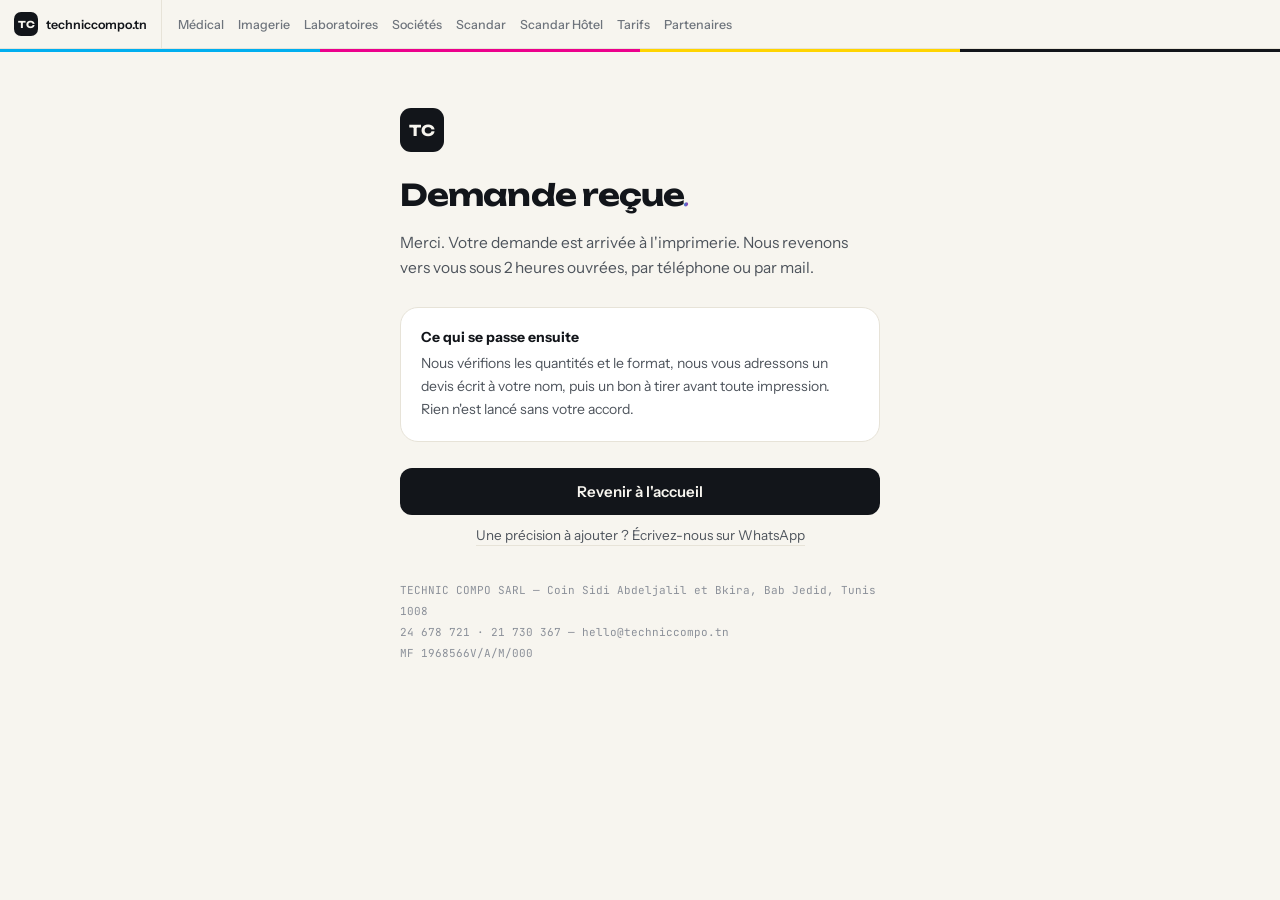
<file: merci/index.html>
<!DOCTYPE html>
<html lang="fr">
<head>
<meta charset="utf-8">
<meta name="viewport" content="width=device-width,initial-scale=1,viewport-fit=cover">
<meta name="robots" content="noindex">
<title>Demande reçue — Technic Compo</title>
<link rel="preconnect" href="https://fonts.googleapis.com">
<link rel="preconnect" href="https://fonts.gstatic.com" crossorigin>
<link href="https://fonts.googleapis.com/css2?family=Unbounded:wght@500;600;700&family=Instrument+Sans:ital,wght@0,400;0,500;0,600;1,400&family=Playfair+Display:ital,wght@1,500;1,600&family=JetBrains+Mono:wght@400;500;600&display=swap" rel="stylesheet">
<style>
:root{--paper:#F7F5EF;--surf:#FFFFFF;--ink:#12151A;--ink-2:#4E545C;--ink-3:#8B9099;
  --line:#E7E3D8;--cy:#00AEEF;--mg:#EC008C;--yl:#FFD400;}
*{box-sizing:border-box}
html,body{margin:0;background:var(--paper);color:var(--ink);font-family:'Instrument Sans',system-ui,sans-serif}
.cmjn{display:flex;height:3px}.cmjn i{flex:1}
.cmjn .c{background:var(--cy)}.cmjn .m{background:var(--mg)}
.cmjn .y{background:var(--yl)}.cmjn .k{background:var(--ink)}
.wrap{max-width:520px;margin:0 auto;padding:56px 20px 60px}
.logo{width:44px;height:44px;border-radius:11px;background:var(--ink);color:var(--paper);
  display:grid;place-items:center;font-weight:700;font-size:15px}
h1{font-size:30px;font-weight:700;letter-spacing:-.03em;margin:22px 0 0}
.sig{font-family:'Playfair Display',serif;font-style:italic;font-weight:500;
  background:linear-gradient(95deg,var(--cy),var(--mg));-webkit-background-clip:text;background-clip:text;color:transparent}
p{color:var(--ink-2);font-size:15.5px;line-height:1.65}
.card{background:var(--surf);border:1px solid var(--line);border-radius:18px;padding:20px;margin-top:26px}
.card b{display:block;font-size:14px;margin-bottom:6px}
.card p{margin:0;font-size:14px}
a.btn{display:block;text-align:center;margin-top:26px;background:var(--ink);color:var(--paper);
  text-decoration:none;border-radius:12px;padding:14px;font-weight:600;font-size:15px}
a.wa{display:block;text-align:center;margin-top:12px;color:var(--ink-2);font-size:13.5px;text-decoration:none;
  border-bottom:1px solid var(--line);width:fit-content;margin-left:auto;margin-right:auto;padding-bottom:2px}
.end{margin-top:34px;font-family:'JetBrains Mono',monospace;font-size:11px;color:var(--ink-3);line-height:1.9}

/* ---- Typographie unifiée avec l'accueil ---- */
h1,h2,h3,.h2,.hero h1,.logo-n,.tcname,.gate-t,.pn,.ttl,.cfg-ttl,.lbadge,.tclogo,.logo,.gate-logo,.badge,
.sec-title,.dt,.est-t{font-family:'Unbounded',sans-serif;letter-spacing:-.03em}
.tag,.kicker,.lab,.lt,.logo-s,.tcsub,.mono,.n,.inp.n,.pp,.price,.rtot,.numfield{font-family:'JetBrains Mono',ui-monospace,monospace}
.sig{font-family:'Playfair Display',serif}

/* ---- Menu de retour, identique sur toutes les pages ---- */
.tcnav{position:relative;z-index:60;background:var(--nv-bg);border-bottom:1px solid var(--nv-line);
  display:flex;align-items:center;gap:14px;padding:0 14px;overflow-x:auto;-webkit-overflow-scrolling:touch;
  scrollbar-width:none}
.tcnav::-webkit-scrollbar{display:none}
.tcnav a{flex:none;text-decoration:none;font-family:'Instrument Sans',system-ui,sans-serif;
  font-size:12.5px;font-weight:500;color:var(--nv-mut);padding:12px 0;white-space:nowrap}
.tcnav a:hover{color:var(--nv-ink)}
.tcnav a.home{display:flex;align-items:center;gap:8px;font-weight:600;color:var(--nv-ink);
  padding-right:14px;margin-right:2px;border-right:1px solid var(--nv-line)}
.tcnav .bdg{width:24px;height:24px;border-radius:7px;background:var(--nv-ink);color:var(--nv-bg);
  display:grid;place-items:center;font-family:'Unbounded',sans-serif;font-size:9.5px;font-weight:700}
.tcnav a.on{color:var(--nv-ink);font-weight:600}
</style>
</head>
<body>
<nav class="tcnav" style="--nv-bg:#F7F5EF;--nv-line:#E7E3D8;--nv-ink:#12151A;--nv-mut:#6E747C">
  <a class="home" href="/"><span class="bdg">TC</span> techniccompo.tn</a>
  <a href="/medical/">Médical</a>
  <a href="/medical/?espace=img">Imagerie</a>
  <a href="/medical/?espace=labo">Laboratoires</a>
  <a href="/societes/">Sociétés</a>
  <a href="/scandar/">Scandar</a>
  <a href="/scandar/commander/">Scandar Hôtel</a>
  <a href="/tarifs/">Tarifs</a>
  <a href="/partenaires/">Partenaires</a>
</nav>

<style>
/* ====== CALAGE PRESSE — transition de page ====== */
.tcload{position:fixed;inset:0;z-index:9999;background:var(--lo-bg);display:flex;align-items:center;
  justify-content:center;transition:opacity .5s ease,visibility .5s}
.tcload.done{opacity:0;visibility:hidden;pointer-events:none}
.tcload .lpass{position:absolute;inset:0;transform:translateX(-102%);mix-blend-mode:var(--lo-blend);pointer-events:none}
.tcload .lpass.c{background:var(--lo-a);animation:tclpass .5s cubic-bezier(.6,0,.3,1) .05s forwards}
.tcload .lpass.m{background:var(--lo-b);animation:tclpass .5s cubic-bezier(.6,0,.3,1) .19s forwards}
.tcload .lpass.y{background:var(--lo-c);animation:tclpass .5s cubic-bezier(.6,0,.3,1) .33s forwards}
.tcload .lpass.k{background:var(--lo-ink);animation:tclpass .5s cubic-bezier(.6,0,.3,1) .47s forwards;mix-blend-mode:normal}
@keyframes tclpass{0%{transform:translateX(-102%)}100%{transform:translateX(102%)}}
.tcload .lcore{position:relative;text-align:center;z-index:2}
.tcload .lbadge{position:relative;width:58px;height:58px;margin:0 auto 16px;background:var(--lo-ink);
  color:var(--lo-bg);border-radius:16px;display:flex;align-items:center;justify-content:center;
  font-family:'Instrument Sans',system-ui,sans-serif;font-weight:700;font-size:18px;letter-spacing:-.02em;overflow:hidden}
.tcload .lbadge::after{content:'';position:absolute;bottom:0;left:0;right:0;height:6px;
  background:linear-gradient(90deg,var(--lo-a) 33%,var(--lo-b) 33% 66%,var(--lo-c) 66%)}
.tcload .lt{font-family:'JetBrains Mono',ui-monospace,monospace;font-size:.7rem;font-weight:600;
  letter-spacing:.2em;text-transform:uppercase;color:var(--lo-mut)}
.tcload .ld{display:flex;gap:8px;justify-content:center;margin-top:14px}
.tcload .ld i{width:10px;height:10px;border-radius:2px;opacity:0;animation:tcldot .3s forwards}
.tcload .ld i:nth-child(1){background:var(--lo-a);animation-delay:.12s}
.tcload .ld i:nth-child(2){background:var(--lo-b);animation-delay:.26s}
.tcload .ld i:nth-child(3){background:var(--lo-c);animation-delay:.40s}
.tcload .ld i:nth-child(4){background:var(--lo-ink);animation-delay:.54s}
@keyframes tcldot{from{opacity:0;transform:scale(.4)}to{opacity:1;transform:scale(1)}}
@media(prefers-reduced-motion:reduce){.tcload{display:none}}
</style>
<div class="tcload" id="tcload" aria-hidden="true"
     style="--lo-bg:#F7F5EF;--lo-ink:#12151A;--lo-mut:#8B9099;--lo-a:#00AEEF;--lo-b:#EC008C;--lo-c:#FFD400;--lo-blend:multiply">
  <span class="lpass c"></span><span class="lpass m"></span><span class="lpass y"></span><span class="lpass k"></span>
  <div class="lcore">
    <div class="lbadge">TC</div>
    <div class="lt">Demande reçue</div>
    <div class="ld"><i></i><i></i><i></i><i></i></div>
  </div>
</div>
<noscript><style>.tcload{display:none}</style></noscript>
<script>
(function(){
  var l=document.getElementById('tcload'); if(!l) return;
  if(matchMedia('(prefers-reduced-motion: reduce)').matches){ l.style.display='none'; return; }
  setTimeout(function(){ l.classList.add('done'); }, 950);
  setTimeout(function(){ l.style.display='none'; }, 1500);
})();
</script>

<div class="cmjn"><i class="c"></i><i class="m"></i><i class="y"></i><i class="k"></i></div>
<div class="wrap">
  <div class="logo">TC</div>
  <h1>Demande reçue<span class="sig">.</span></h1>
  <p>Merci. Votre demande est arrivée à l'imprimerie. Nous revenons vers vous sous 2 heures ouvrées,
     par téléphone ou par mail.</p>

  <div class="card">
    <b>Ce qui se passe ensuite</b>
    <p>Nous vérifions les quantités et le format, nous vous adressons un devis écrit à votre nom,
       puis un bon à tirer avant toute impression. Rien n'est lancé sans votre accord.</p>
  </div>

  <a class="btn" href="/">Revenir à l'accueil</a>
  <a class="wa" href="https://wa.me/21624678721">Une précision à ajouter ? Écrivez-nous sur WhatsApp</a>

  <div class="end">
    TECHNIC COMPO SARL — Coin Sidi Abdeljalil et Bkira, Bab Jedid, Tunis 1008<br>
    24 678 721 · 21 730 367 — hello@techniccompo.tn<br>
    MF 1968566V/A/M/000
  </div>
</div>
</body>
</html>
</file>
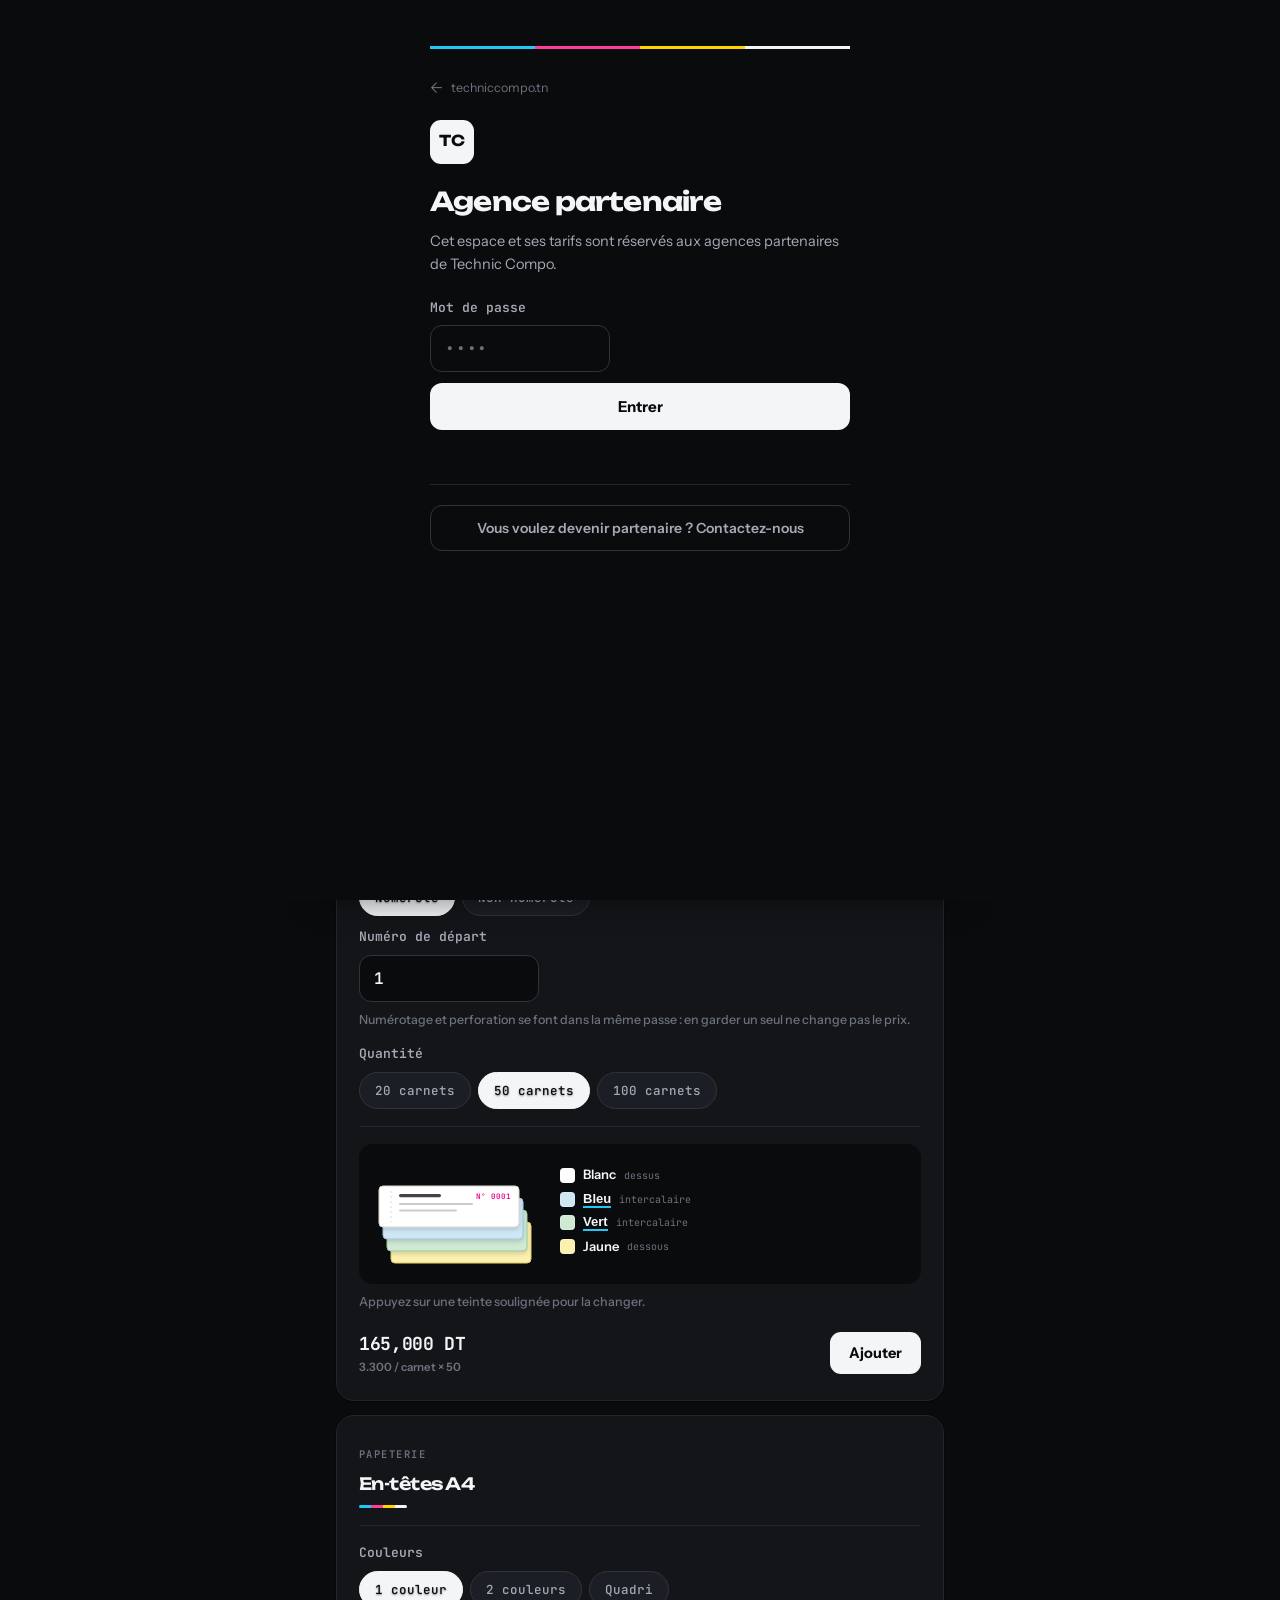
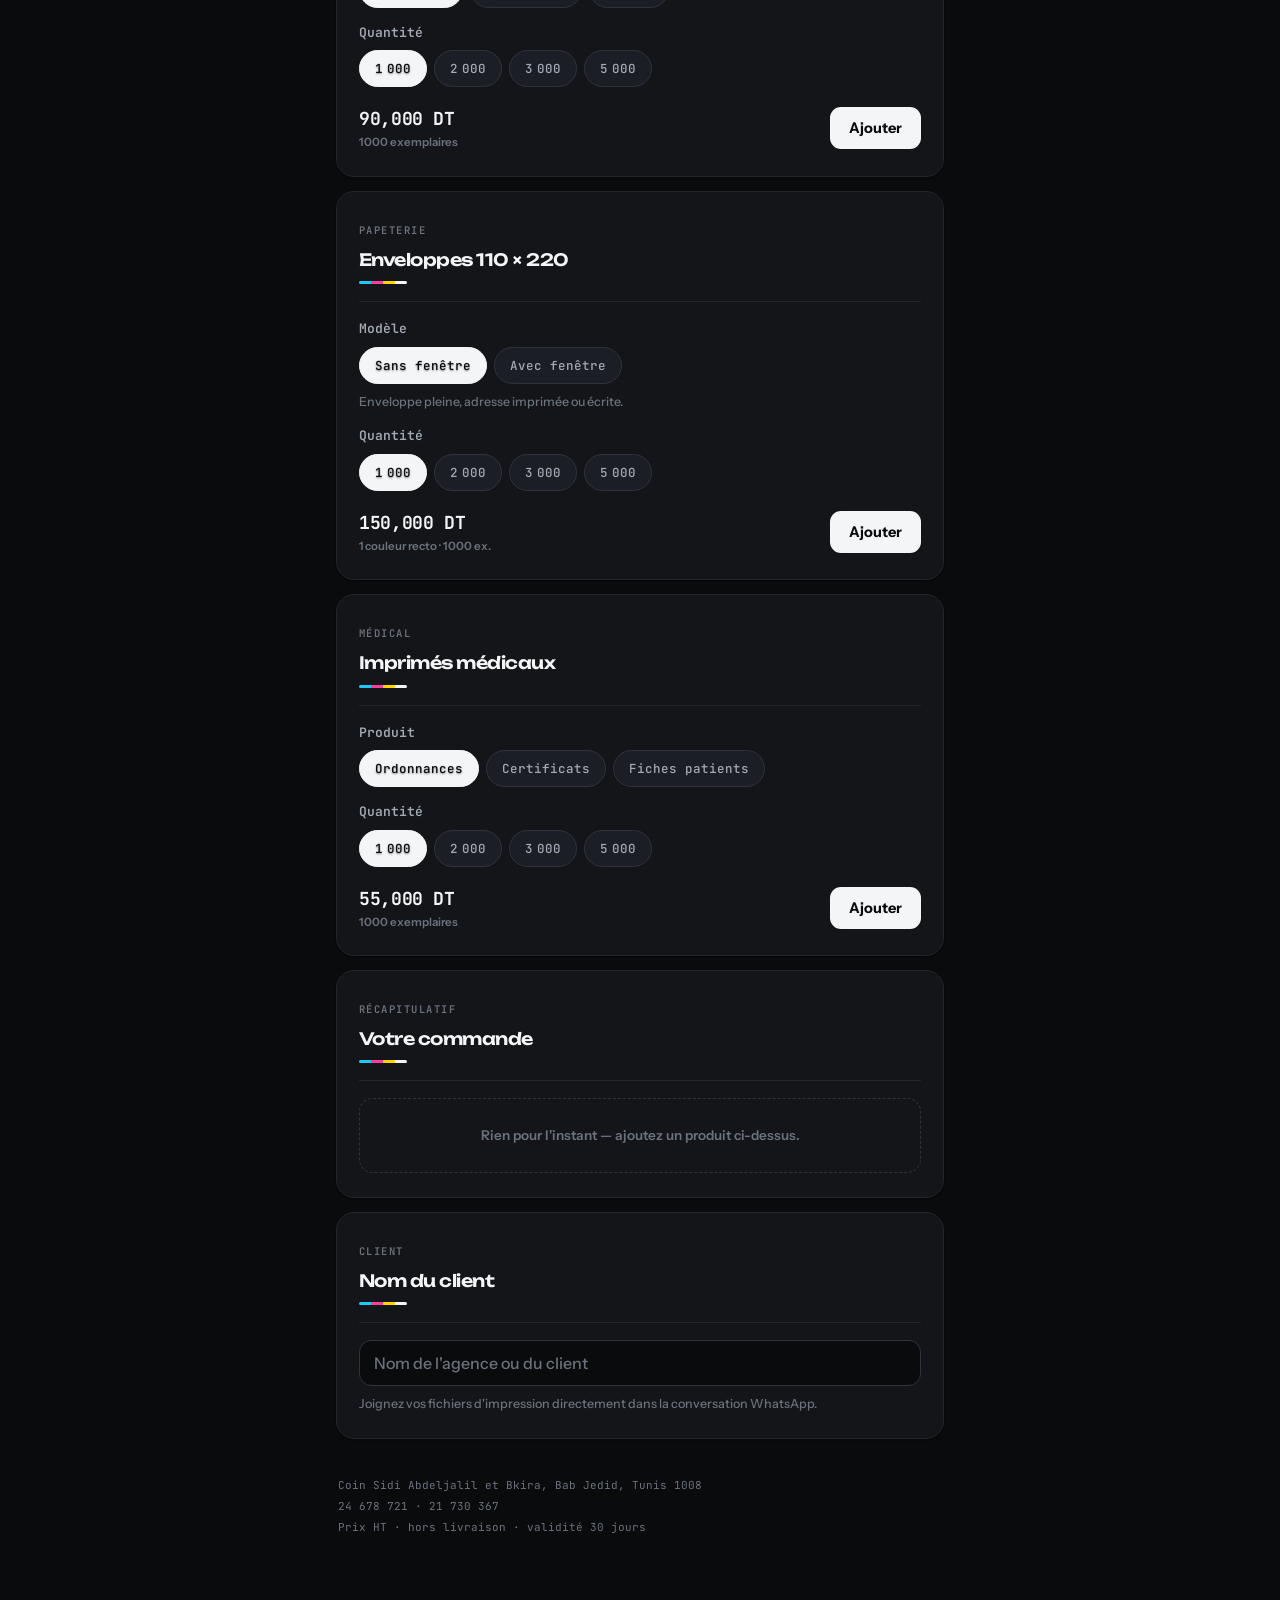
<file: partenaires/index.html>
<!DOCTYPE html>
<html lang="fr">
<head>
<meta charset="utf-8">
<meta name="viewport" content="width=device-width,initial-scale=1,viewport-fit=cover">
<title>Technic Compo — Partenaires</title>
<link rel="preconnect" href="https://fonts.googleapis.com">
<link rel="preconnect" href="https://fonts.gstatic.com" crossorigin>
<link href="https://fonts.googleapis.com/css2?family=Unbounded:wght@500;600;700&family=Instrument+Sans:ital,wght@0,400;0,500;0,600;1,400&family=Playfair+Display:ital,wght@1,500;1,600&family=JetBrains+Mono:wght@400;500;600&display=swap" rel="stylesheet">
<style>
:root{
  /* charte identique a la page Societe */
  --paper:#0A0B0D;
  --surf:#131519;
  --surf-2:#1B1E24;
  --ink:#F4F5F7;
  --ink-2:#A3AAB5;
  --ink-3:#6B727D;
  --line:#22262C;
  --line-2:#2F343C;
  --cy:#22C8F5;
  --mg:#FF3D9A;
  --yl:#FFD400;
  --sh-s:0 1px 2px rgba(0,0,0,.4);
  --sh-m:0 4px 16px rgba(0,0,0,.45);
  --sh-l:0 12px 34px rgba(0,0,0,.55);
  --eo:cubic-bezier(.23,1,.32,1);
}
*{box-sizing:border-box;-webkit-tap-highlight-color:transparent;}
html,body{margin:0;padding:0;background:var(--paper);}
body{font-family:'Instrument Sans',system-ui,sans-serif;color:var(--ink);
  font-size:16px;line-height:1.5;-webkit-font-smoothing:antialiased;}
.mono{font-family:'JetBrains Mono',monospace;font-variant-numeric:tabular-nums;}
.wrap{max-width:600px;margin:0 auto;padding:0 16px;}

/* barre CMJN — signature du site */
.cmjn{display:flex;height:3px;}
.cmjn i{flex:1;}
.cmjn .c{background:var(--cy);} .cmjn .m{background:var(--mg);}
.cmjn .y{background:var(--yl);} .cmjn .k{background:var(--ink);}

.top{position:sticky;top:0;z-index:40;background:rgba(10,11,13,.82);backdrop-filter:blur(12px);-webkit-backdrop-filter:blur(12px);
  backdrop-filter:blur(12px);-webkit-backdrop-filter:blur(12px);border-bottom:1px solid var(--line);}
.top-in{max-width:600px;margin:0 auto;padding:11px 16px;display:flex;align-items:center;gap:11px;}
.logo{width:38px;height:38px;border-radius:9px;background:var(--ink);color:var(--paper);display:grid;
  place-items:center;font-family:'Instrument Sans',sans-serif;font-weight:700;font-size:13px;flex:none;}
.logo-n{font-family:'Instrument Sans',sans-serif;font-weight:700;font-size:13.5px;letter-spacing:-.02em;line-height:1.2;}
.logo-s{font-family:'JetBrains Mono',monospace;font-size:10.5px;color:var(--ink-3);margin-top:2px;letter-spacing:.02em;}

.hero{padding:34px 0 24px;}
h1{font-family:'Instrument Sans',sans-serif;margin:0;font-size:clamp(25px,6.4vw,33px);
  font-weight:700;letter-spacing:-.035em;line-height:1.18;}
.und{position:relative;display:inline-block;}
.und::after{content:"";position:absolute;left:0;right:0;bottom:-4px;height:4px;border-radius:2px;
  background:linear-gradient(90deg,var(--cy) 0 25%,var(--mg) 25% 50%,var(--yl) 50% 75%,var(--ink) 75% 100%);}
.hero p{margin:18px 0 0;color:var(--ink-2);font-size:15.5px;max-width:40ch;font-weight:500;}

.card{background:var(--surf);border:1px solid var(--line);border-radius:18px;padding:20px 18px;
  margin-bottom:14px;box-shadow:var(--sh-s);transition:box-shadow 220ms var(--eo),transform 220ms var(--eo);}
@media (hover:hover) and (pointer:fine){ .card:hover{box-shadow:var(--sh-m);transform:translateY(-1px);} }
.tag{display:inline-block;font-family:'JetBrains Mono',monospace;font-size:10.5px;font-weight:600;
  letter-spacing:.14em;text-transform:uppercase;color:var(--ink-3);}
.h2{font-family:'Instrument Sans',sans-serif;font-size:17px;font-weight:600;letter-spacing:-.03em;margin:7px 0 0;}
.bar{display:flex;height:3px;width:48px;border-radius:2px;overflow:hidden;margin-top:9px;}
.bar i{flex:1;}
.sep{height:1px;background:var(--line);margin:17px 0;}

.f{margin-bottom:15px;}
.lab{display:block;font-size:13px;font-weight:600;color:var(--ink-2);margin-bottom:8px;}
.pills{display:flex;flex-wrap:wrap;gap:7px;}

/* ---- pastille : état + passage CMJN au clic ---- */
.pill{position:relative;overflow:hidden;isolation:isolate;
  font-family:'JetBrains Mono',monospace;font-size:12.5px;font-weight:500;
  background:var(--surf-2);color:var(--ink-2);border:1.5px solid var(--line-2);
  border-radius:999px;padding:9px 15px;cursor:pointer;
  transition:transform 130ms var(--eo),background 170ms ease,color 170ms ease,border-color 170ms ease;}
.pill:active{transform:scale(.955);}
.pill.on{background:var(--ink);color:var(--paper);border-color:var(--ink);}
@media (hover:hover) and (pointer:fine){
  .pill:not(.on):hover{border-color:var(--ink-2);color:var(--ink);}
}
.pill .lbl{position:relative;z-index:3;}
.pill.on .lbl{text-shadow:0 1px 2px rgba(0,0,0,.45);}

/* ---- les quatre encres traversent le bouton ---- */
.pass{position:absolute;top:-30%;bottom:-30%;width:46%;z-index:2;opacity:0;
  transform:translateX(-175%) skewX(-19deg);pointer-events:none;}
.p1{background:var(--cy);} .p2{background:var(--mg);}
.p3{background:var(--yl);} .p4{background:var(--ink);}
@keyframes pass{
  0%{transform:translateX(-175%) skewX(-19deg);opacity:0;}
  12%{opacity:1;} 88%{opacity:1;}
  100%{transform:translateX(335%) skewX(-19deg);opacity:0;}
}
.pill.print .pass{animation:pass 520ms cubic-bezier(.45,.05,.25,1) forwards;}
.pill.print .p2{animation-delay:48ms;}
.pill.print .p3{animation-delay:96ms;}
.pill.print .p4{animation-delay:144ms;}

.note{font-size:12.5px;color:var(--ink-3);margin:9px 0 0;line-height:1.5;font-weight:500;}
.inp{width:100%;font-family:'Instrument Sans',sans-serif;font-size:16px;font-weight:600;color:var(--ink);background:var(--surf-2);
  background:var(--paper);border:1.5px solid var(--line-2);border-radius:12px;padding:12px 14px;
  transition:border-color 170ms ease,background 170ms ease;}
.inp:focus{outline:none;border-color:var(--ink);background:var(--surf-2);}
.inp::placeholder{color:var(--ink-3);font-weight:500;}
.inp.n{max-width:180px;font-family:'JetBrains Mono',monospace;letter-spacing:.05em;}

.pv{display:flex;align-items:center;gap:15px;flex-wrap:wrap;background:var(--paper);
  border-radius:14px;padding:14px;}
.pv svg{width:172px;height:112px;flex:none;}
.pv-l{flex:1;min-width:140px;}
.row{display:flex;align-items:center;gap:8px;margin-bottom:6px;}
.sw{width:15px;height:15px;border-radius:4px;flex:none;box-shadow:inset 0 0 0 1px rgba(255,255,255,.22);}
.row span{font-size:13px;font-weight:600;}
.row small{font-family:'JetBrains Mono',monospace;font-size:10px;color:var(--ink-3);}
.tap{font-size:13px;font-weight:700;color:var(--ink);background:none;border:none;padding:0;
  cursor:pointer;border-bottom:2px solid var(--cy);}
.tap:active{opacity:.55;}

.foot{display:flex;align-items:center;justify-content:space-between;gap:12px;margin-top:18px;}
.pr b{display:block;font-family:'JetBrains Mono',monospace;font-size:18px;font-weight:700;letter-spacing:-.02em;}
.pr span{display:block;font-size:11.5px;color:var(--ink-3);margin-top:2px;font-weight:600;}
.addb{position:relative;overflow:hidden;isolation:isolate;
  font-family:'Instrument Sans',sans-serif;font-size:14.5px;font-weight:700;
  background:var(--ink);color:var(--paper);border:none;border-radius:11px;padding:12px 19px;cursor:pointer;flex:none;
  transition:transform 130ms var(--eo);}
.addb:active{transform:scale(.955);}
.addb .lbl{position:relative;z-index:3;}
.addb.print .pass{animation:pass 620ms cubic-bezier(.45,.05,.25,1) forwards;}
.addb.print .p2{animation-delay:58ms;}
.addb.print .p3{animation-delay:116ms;}
.addb.print .p4{animation-delay:174ms;}

.li{display:flex;gap:12px;justify-content:space-between;align-items:flex-start;padding:13px 0;
  border-bottom:1px solid var(--line);animation:in 280ms var(--eo) both;}
@keyframes in{from{opacity:0;transform:translateY(9px);}to{opacity:1;transform:none;}}
.li:last-child{border-bottom:none;}
.li-t{font-size:14.5px;font-weight:700;letter-spacing:-.01em;}
.li-s{font-size:11.5px;color:var(--ink-3);margin-top:3px;font-weight:500;line-height:1.45;}
.li-p{font-family:'JetBrains Mono',monospace;font-size:14px;font-weight:700;text-align:right;}
.x{background:none;border:none;padding:3px 0 0;font-family:'JetBrains Mono',monospace;
  font-size:10.5px;font-weight:600;color:var(--ink-3);cursor:pointer;letter-spacing:.04em;}
.x:active{color:var(--mg);}
@media (hover:hover) and (pointer:fine){ .x:hover{color:var(--mg);} }
.zero{text-align:center;padding:26px 12px;border:1.5px dashed var(--line-2);border-radius:14px;
  color:var(--ink-3);font-size:13.5px;font-weight:600;}
.tx{display:flex;justify-content:space-between;font-family:'JetBrains Mono',monospace;
  font-size:11.5px;color:var(--ink-3);padding:5px 0;font-weight:500;}
.tx.big{color:var(--ink);font-size:14px;font-weight:700;padding-top:9px;}

.pad{height:120px;}
.dock{position:fixed;left:0;right:0;bottom:0;z-index:45;padding:0 16px 14px;
  padding-bottom:calc(14px + env(safe-area-inset-bottom));pointer-events:none;}
.dock-in{max-width:600px;margin:0 auto;background:var(--surf);border:1px solid var(--line);
  border-radius:17px;box-shadow:var(--sh-l);overflow:hidden;pointer-events:auto;}
.dock-row{padding:12px 13px 12px 17px;display:flex;align-items:center;gap:12px;}
.dk{font-family:'JetBrains Mono',monospace;font-size:10.5px;color:var(--ink-3);
  font-weight:600;letter-spacing:.06em;text-transform:uppercase;}
.dv{font-family:'JetBrains Mono',monospace;font-size:21px;font-weight:700;letter-spacing:-.03em;margin-top:2px;}
.go{position:relative;overflow:hidden;isolation:isolate;text-decoration:none;
  font-family:'Instrument Sans',sans-serif;font-size:14.5px;font-weight:700;
  background:var(--ink);color:var(--paper);border:none;border-radius:12px;padding:13px 17px;
  cursor:pointer;flex:none;display:inline-flex;align-items:center;
  transition:transform 130ms var(--eo),opacity 170ms ease;}
.go:active{transform:scale(.96);}
.go .lbl{position:relative;z-index:3;display:inline-flex;align-items:center;gap:7px;
  text-shadow:0 1px 2px rgba(0,0,0,.4);}
.go.print .pass{animation:pass 780ms cubic-bezier(.45,.05,.25,1) forwards;}
.go.print .p2{animation-delay:75ms;}
.go.print .p3{animation-delay:150ms;}
.go.print .p4{animation-delay:225ms;}
.go.mute{background:var(--line-2);}
.alert{max-width:600px;margin:0 auto 8px;background:var(--ink);color:var(--paper);font-size:12.5px;
  font-weight:600;padding:10px 14px;border-radius:12px;pointer-events:auto;display:none;}

.sig{font-family:'Playfair Display',serif;font-style:italic;font-weight:500;font-size:17px;
  letter-spacing:0;background:linear-gradient(95deg,var(--cy),var(--mg));-webkit-background-clip:text;
  background-clip:text;color:transparent;padding-left:3px;}

/* ---- Portail partenaire ---- */
body.locked{overflow:hidden;}
#gate{position:fixed;inset:0;z-index:200;background:var(--paper);overflow-y:auto;
  display:flex;align-items:flex-start;justify-content:center;padding:0 16px 40px;}
#gate.off{display:none;}
.gate-box{width:100%;max-width:420px;margin-top:46px;}
.gate-logo{width:44px;height:44px;border-radius:11px;background:var(--ink);color:var(--paper);
  display:grid;place-items:center;font-family:'Instrument Sans',sans-serif;font-weight:700;font-size:15px;}
.gate-t{font-family:'Instrument Sans',sans-serif;font-size:26px;font-weight:700;letter-spacing:-.03em;margin:18px 0 0;}
.gate-s{color:var(--ink-2);font-size:14.5px;line-height:1.6;margin:9px 0 22px;}
.gate-go{width:100%;margin-top:11px;background:var(--ink);color:var(--paper);border:none;
  border-radius:12px;padding:14px;font-family:'Instrument Sans',sans-serif;font-size:15px;font-weight:700;cursor:pointer;
  transition:transform 130ms var(--eo);}
.gate-go:active{transform:scale(.97);}
.gate-err{color:var(--mg);font-size:13px;font-weight:600;margin:10px 0 0;min-height:18px;}
.gate-sep{height:1px;background:var(--line);margin:26px 0 20px;}
.gate-link{width:100%;background:none;border:1px solid var(--line-2);color:var(--ink-2);
  border-radius:12px;padding:13px;font-family:'Instrument Sans',sans-serif;font-size:14px;font-weight:600;cursor:pointer;}
.gate-form{display:none;margin-top:16px;}
.gate-form.open{display:block;}
.gate-form .lab{margin-top:13px;}
.gate-wa{display:block;text-align:center;margin-top:12px;color:var(--ink-2);font-size:13px;
  text-decoration:none;border-bottom:1px solid var(--line-2);padding-bottom:2px;width:fit-content;margin-left:auto;margin-right:auto;}
.gate-ok{color:var(--cy);font-size:14px;font-weight:600;margin-top:14px;display:none;}

.end{padding:22px 2px 30px;font-family:'JetBrains Mono',monospace;font-size:11px;
  color:var(--ink-3);line-height:1.9;}

@media (prefers-reduced-motion:reduce){*{animation-duration:.01ms !important;transition-duration:.01ms !important;}}
@media (min-width:760px){
  .wrap,.top-in,.dock-in,.alert{max-width:640px;}
  .card{padding:24px 22px;}
}

/* ---- Typographie unifiée avec l'accueil ---- */
h1,h2,h3,.h2,.hero h1,.logo-n,.tcname,.gate-t,.pn,.ttl,.cfg-ttl,.lbadge,.tclogo,.logo,.gate-logo,.badge,
.sec-title,.dt,.est-t{font-family:'Unbounded',sans-serif;letter-spacing:-.03em}
.tag,.kicker,.lab,.lt,.logo-s,.tcsub,.mono,.n,.inp.n,.pp,.price,.rtot,.numfield{font-family:'JetBrains Mono',ui-monospace,monospace}
.sig{font-family:'Playfair Display',serif}

/* ---- Menu de retour, identique sur toutes les pages ---- */
.tcnav{position:relative;z-index:60;background:var(--nv-bg);border-bottom:1px solid var(--nv-line);
  display:flex;align-items:center;gap:14px;padding:0 14px;overflow-x:auto;-webkit-overflow-scrolling:touch;
  scrollbar-width:none}
.tcnav::-webkit-scrollbar{display:none}
.tcnav a{flex:none;text-decoration:none;font-family:'Instrument Sans',system-ui,sans-serif;
  font-size:12.5px;font-weight:500;color:var(--nv-mut);padding:12px 0;white-space:nowrap}
.tcnav a:hover{color:var(--nv-ink)}
.tcnav a.home{display:flex;align-items:center;gap:8px;font-weight:600;color:var(--nv-ink);
  padding-right:14px;margin-right:2px;border-right:1px solid var(--nv-line)}
.tcnav .bdg{width:24px;height:24px;border-radius:7px;background:var(--nv-ink);color:var(--nv-bg);
  display:grid;place-items:center;font-family:'Unbounded',sans-serif;font-size:9.5px;font-weight:700}
.tcnav a.on{color:var(--nv-ink);font-weight:600}
</style>
</head>
<body class="locked">
<nav class="tcnav" style="--nv-bg:#131519;--nv-line:#22262C;--nv-ink:#F4F5F7;--nv-mut:#8B92A0">
  <a class="home" href="/"><span class="bdg">TC</span> techniccompo.tn</a>
  <a href="/medical/">Médical</a>
  <a href="/medical/?espace=img">Imagerie</a>
  <a href="/medical/?espace=labo">Laboratoires</a>
  <a href="/societes/">Sociétés</a>
  <a href="/scandar/">Scandar</a>
  <a href="/scandar/commander/">Scandar Hôtel</a>
  <a href="/partenaires/" class="on">Partenaires</a>
</nav>

<style>
/* ====== CALAGE PRESSE — transition de page ====== */
.tcload{position:fixed;inset:0;z-index:9999;background:var(--lo-bg);display:flex;align-items:center;
  justify-content:center;transition:opacity .5s ease,visibility .5s}
.tcload.done{opacity:0;visibility:hidden;pointer-events:none}
.tcload .lpass{position:absolute;inset:0;transform:translateX(-102%);mix-blend-mode:var(--lo-blend);pointer-events:none}
.tcload .lpass.c{background:var(--lo-a);animation:tclpass .5s cubic-bezier(.6,0,.3,1) .05s forwards}
.tcload .lpass.m{background:var(--lo-b);animation:tclpass .5s cubic-bezier(.6,0,.3,1) .19s forwards}
.tcload .lpass.y{background:var(--lo-c);animation:tclpass .5s cubic-bezier(.6,0,.3,1) .33s forwards}
.tcload .lpass.k{background:var(--lo-ink);animation:tclpass .5s cubic-bezier(.6,0,.3,1) .47s forwards;mix-blend-mode:normal}
@keyframes tclpass{0%{transform:translateX(-102%)}100%{transform:translateX(102%)}}
.tcload .lcore{position:relative;text-align:center;z-index:2}
.tcload .lbadge{position:relative;width:58px;height:58px;margin:0 auto 16px;background:var(--lo-ink);
  color:var(--lo-bg);border-radius:16px;display:flex;align-items:center;justify-content:center;
  font-family:'Instrument Sans',system-ui,sans-serif;font-weight:700;font-size:18px;letter-spacing:-.02em;overflow:hidden}
.tcload .lbadge::after{content:'';position:absolute;bottom:0;left:0;right:0;height:6px;
  background:linear-gradient(90deg,var(--lo-a) 33%,var(--lo-b) 33% 66%,var(--lo-c) 66%)}
.tcload .lt{font-family:'JetBrains Mono',ui-monospace,monospace;font-size:.7rem;font-weight:600;
  letter-spacing:.2em;text-transform:uppercase;color:var(--lo-mut)}
.tcload .ld{display:flex;gap:8px;justify-content:center;margin-top:14px}
.tcload .ld i{width:10px;height:10px;border-radius:2px;opacity:0;animation:tcldot .3s forwards}
.tcload .ld i:nth-child(1){background:var(--lo-a);animation-delay:.12s}
.tcload .ld i:nth-child(2){background:var(--lo-b);animation-delay:.26s}
.tcload .ld i:nth-child(3){background:var(--lo-c);animation-delay:.40s}
.tcload .ld i:nth-child(4){background:var(--lo-ink);animation-delay:.54s}
@keyframes tcldot{from{opacity:0;transform:scale(.4)}to{opacity:1;transform:scale(1)}}
@media(prefers-reduced-motion:reduce){.tcload{display:none}}
</style>
<div class="tcload" id="tcload" aria-hidden="true"
     style="--lo-bg:#0A0B0D;--lo-ink:#F4F5F7;--lo-mut:#6B727D;--lo-a:#FF3D9A;--lo-b:#FFD400;--lo-c:#22C8F5;--lo-blend:screen">
  <span class="lpass c"></span><span class="lpass m"></span><span class="lpass y"></span><span class="lpass k"></span>
  <div class="lcore">
    <div class="lbadge">TC</div>
    <div class="lt">Espace partenaires</div>
    <div class="ld"><i></i><i></i><i></i><i></i></div>
  </div>
</div>
<noscript><style>.tcload{display:none}</style></noscript>
<script>
(function(){
  var l=document.getElementById('tcload'); if(!l) return;
  if(matchMedia('(prefers-reduced-motion: reduce)').matches){ l.style.display='none'; return; }
  setTimeout(function(){ l.classList.add('done'); }, 950);
  setTimeout(function(){ l.style.display='none'; }, 1500);
})();
</script>



<!-- ============================================================
     PORTAIL PARTENAIRE
     Le mot de passe est verifie dans le navigateur : c'est un
     rideau, pas une serrure. La vraie protection se met cote
     serveur (.htaccess avec mot de passe sur le dossier).
     Pour changer le mot de passe : remplacer EMPREINTE par
     l'empreinte SHA-256 du nouveau mot de passe.
     Le mot de passe en clair n'est ecrit nulle part dans le site.
     ============================================================ -->
<div id="gate">
  <div class="gate-box">
    <div class="cmjn" style="margin:0 0 26px"><i class="c"></i><i class="m"></i><i class="y"></i><i class="k"></i></div>
    <a href="/" style="display:inline-flex;align-items:center;gap:8px;text-decoration:none;color:var(--ink-3);font-size:12.5px;margin-bottom:20px"><span style="font-size:15px">&larr;</span> techniccompo.tn</a>
    <div class="gate-logo">TC</div>
    <div class="gate-t">Agence partenaire</div>
    <p class="gate-s">Cet espace et ses tarifs sont réservés aux agences partenaires de Technic Compo.</p>

    <label class="lab" for="gPass">Mot de passe</label>
    <input class="inp n" id="gPass" type="password" inputmode="numeric" autocomplete="current-password" placeholder="••••">
    <button class="gate-go" id="gBtn">Entrer</button>
    <p class="gate-err" id="gErr"></p>

    <div class="gate-sep"></div>

    <button class="gate-link" id="gToggle">Vous voulez devenir partenaire ? Contactez-nous</button>

    <form class="gate-form" id="gForm" name="devenir-partenaire" method="POST" action="/envoi.php" data-netlify="true" netlify-honeypot="bot-field">
      <input type="hidden" name="form-name" value="devenir-partenaire">
      <input type="hidden" name="destinataire" value="hello@techniccompo.tn">
      <p style="position:absolute;left:-9999px"><label>Ne pas remplir <input name="bot-field"></label></p>
      <label class="lab">Société ou agence</label>
      <input class="inp" name="societe" required>
      <label class="lab">Personne à contacter</label>
      <input class="inp" name="contact" required>
      <label class="lab">Téléphone</label>
      <input class="inp n" name="telephone" inputmode="tel" required>
      <label class="lab">E-mail</label>
      <input class="inp" type="email" name="email" required>
      <label class="lab">Ville</label>
      <input class="inp" name="ville" required>
      <label class="lab">Votre activité et vos volumes</label>
      <textarea class="inp" name="message" rows="3" placeholder="Imprimerie, agence de communication, revendeur… volume mensuel approximatif"></textarea>
      <button class="gate-go" type="submit">Envoyer ma demande</button>
      <a class="gate-wa" id="gWa" href="#">ou écrivez-nous sur WhatsApp</a>
      <p class="gate-ok" id="gOk">Demande envoyée. Nous vous rappelons sous 48 h ouvrées.</p>
    </form>
  </div>
</div>


<div class="cmjn"><i class="c"></i><i class="m"></i><i class="y"></i><i class="k"></i></div>

<div class="top">
  <div class="top-in">
    <div class="logo">TC</div>
    <div>
      <div class="logo-n">TECHNIC COMPO <span class="sig">Partenaires</span></div>
      <div class="logo-s">IMPRIMERIE · TUNISIE</div>
    </div>
  </div>
</div>

<div class="wrap">
  <div class="hero">
    <h1>Vos tarifs <span class="und">partenaires</span></h1>
    <p>Grille réservée aux agences partenaires de Technic Compo.
       Composez votre commande, le prix s'affiche en direct, l'envoi part sur WhatsApp en un geste.</p>
  </div>

  <section class="card">
    <span class="tag">Autocopiant</span>
    <div class="h2">Carnets NCR</div>
    <div class="bar"><i class="c" style="background:var(--cy)"></i><i style="background:var(--mg)"></i><i style="background:var(--yl)"></i><i style="background:var(--ink)"></i></div>
    <div class="sep"></div>
    <div class="f"><label class="lab">Format</label><div class="pills" id="sFmt"></div></div>
    <div class="f"><label class="lab">Folios par liasse</label><div class="pills" id="sFolios"></div></div>
    <div class="f"><label class="lab">Pagination</label><div class="pills" id="sPag"></div></div>
    <div class="f"><label class="lab">Impression</label><div class="pills" id="sCoul"></div>
      <p class="note" id="hCoul"></p></div>
    <div class="f"><label class="lab">Perforation</label><div class="pills" id="sPerfo"></div></div>
    <div class="f"><label class="lab">Numérotage</label><div class="pills" id="sNum"></div>
      <div id="boxNum" style="margin-top:11px;display:none">
        <label class="lab">Numéro de départ</label>
        <input class="inp n" id="depart" type="text" inputmode="numeric" value="1">
      </div>
      <p class="note" id="hFacon"></p></div>
    <div class="f"><label class="lab">Quantité</label><div class="pills" id="sQte"></div></div>
    <div class="sep"></div>
    <div class="pv">
      <svg id="pvSvg" viewBox="0 0 172 112" aria-label="Aperçu de la liasse"></svg>
      <div class="pv-l" id="pvList"></div>
    </div>
    <p class="note" id="hCol"></p>
    <div class="foot">
      <div class="pr" id="prCarnet"></div>
      <button class="addb" data-add="addCarnet"><span class="pass p1"></span><span class="pass p2"></span><span class="pass p3"></span><span class="pass p4"></span><span class="lbl">Ajouter</span></button>
    </div>
  </section>

  <section class="card">
    <span class="tag">Papeterie</span>
    <div class="h2">En-têtes A4</div>
    <div class="bar"><i style="background:var(--cy)"></i><i style="background:var(--mg)"></i><i style="background:var(--yl)"></i><i style="background:var(--ink)"></i></div>
    <div class="sep"></div>
    <div class="f"><label class="lab">Couleurs</label><div class="pills" id="sEc"></div></div>
    <div class="f"><label class="lab">Quantité</label><div class="pills" id="sEq"></div></div>
    <div class="foot">
      <div class="pr" id="prEntete"></div>
      <button class="addb" data-add="addEntete"><span class="pass p1"></span><span class="pass p2"></span><span class="pass p3"></span><span class="pass p4"></span><span class="lbl">Ajouter</span></button>
    </div>
  </section>

  <section class="card">
    <span class="tag">Papeterie</span>
    <div class="h2">Enveloppes 110 × 220</div>
    <div class="bar"><i style="background:var(--cy)"></i><i style="background:var(--mg)"></i><i style="background:var(--yl)"></i><i style="background:var(--ink)"></i></div>
    <div class="sep"></div>
    <div class="f"><label class="lab">Modèle</label><div class="pills" id="sVf"></div>
      <p class="note" id="hVf"></p></div>
    <div class="f"><label class="lab">Quantité</label><div class="pills" id="sVq"></div></div>
    <div class="foot">
      <div class="pr" id="prEnv"></div>
      <button class="addb" data-add="addEnveloppe"><span class="pass p1"></span><span class="pass p2"></span><span class="pass p3"></span><span class="pass p4"></span><span class="lbl">Ajouter</span></button>
    </div>
  </section>

  <section class="card">
    <span class="tag">Médical</span>
    <div class="h2">Imprimés médicaux</div>
    <div class="bar"><i style="background:var(--cy)"></i><i style="background:var(--mg)"></i><i style="background:var(--yl)"></i><i style="background:var(--ink)"></i></div>
    <div class="sep"></div>
    <div class="f"><label class="lab">Produit</label><div class="pills" id="sDp"></div></div>
    <div class="f"><label class="lab">Quantité</label><div class="pills" id="sDq"></div></div>
    <div class="foot">
      <div class="pr" id="prMed"></div>
      <button class="addb" data-add="addMedical"><span class="pass p1"></span><span class="pass p2"></span><span class="pass p3"></span><span class="pass p4"></span><span class="lbl">Ajouter</span></button>
    </div>
  </section>

  <section class="card">
    <span class="tag">Récapitulatif</span>
    <div class="h2">Votre commande</div>
    <div class="bar"><i style="background:var(--cy)"></i><i style="background:var(--mg)"></i><i style="background:var(--yl)"></i><i style="background:var(--ink)"></i></div>
    <div class="sep"></div>
    <div id="lines"></div>
    <div id="taxes" style="display:none">
      <div class="sep"></div>
      <div class="tx"><span>FODEC 1 %</span><span id="tF"></span></div>
      <div class="tx"><span>TVA 19 %</span><span id="tT"></span></div>
      <div class="tx"><span>Timbre fiscal</span><span>1,000 DT</span></div>
      <div class="tx big"><span>TOTAL TTC</span><span id="tC"></span></div>
    </div>
  </section>

  <section class="card">
    <span class="tag">Client</span>
    <div class="h2">Nom du client</div>
    <div class="bar"><i style="background:var(--cy)"></i><i style="background:var(--mg)"></i><i style="background:var(--yl)"></i><i style="background:var(--ink)"></i></div>
    <div class="sep"></div>
    <input class="inp" id="nom" type="text" placeholder="Nom de l'agence ou du client" autocomplete="organization">
    <p class="note">Joignez vos fichiers d'impression directement dans la conversation WhatsApp.</p>
  </section>

  <div class="end">
    Coin Sidi Abdeljalil et Bkira, Bab Jedid, Tunis 1008<br>
    24 678 721 · 21 730 367<br>
    Prix HT · hors livraison · validité 30 jours
  </div>
  <div class="pad"></div>
</div>

<div class="dock">
  <div class="alert" id="alert"></div>
  <div class="dock-in">
    <div class="cmjn"><i class="c"></i><i class="m"></i><i class="y"></i><i class="k"></i></div>
    <div class="dock-row">
      <div style="flex:1;min-width:0">
        <div class="dk">Total HT · <span id="cnt">0 ligne</span></div>
        <div class="dv" id="tot">0,000 DT</div>
      </div>
      <a class="go mute" id="go" href="#" target="_blank" rel="noopener">
        <span class="pass p1"></span><span class="pass p2"></span><span class="pass p3"></span><span class="pass p4"></span>
        <span class="lbl">
          <svg width="17" height="17" viewBox="0 0 24 24" fill="currentColor" aria-hidden="true"><path d="M12 2a10 10 0 0 0-8.6 15.1L2 22l5-1.3A10 10 0 1 0 12 2zm5.8 14.2c-.2.7-1.4 1.3-2 1.4-.5.1-1.2.1-1.9-.1-.4-.1-1-.3-1.8-.6-3.1-1.3-5.1-4.4-5.3-4.6-.2-.2-1.3-1.7-1.3-3.2S6.3 7 6.6 6.7c.2-.3.5-.4.7-.4h.5c.2 0 .4 0 .6.5l.8 2c.1.2.1.3 0 .5l-.3.5-.4.4c-.1.1-.3.3-.1.6.2.3.7 1.2 1.6 2 1.1 1 2 1.3 2.3 1.4.3.1.4.1.6-.1l.9-1c.2-.2.4-.2.6-.1l2 .9c.2.1.4.2.4.3.1.1.1.6-.1 1z"/></svg>
          Envoyer
        </span>
      </a>
    </div>
  </div>
</div>

<script>
const WA = "21624678721";

/* ============================================================
   PORTAIL PARTENAIRE
   ============================================================ */
const EMPREINTE = "158a323a7ba44870f23d96f1516dd70aa48e9a72db4ebb026b0a89e212a208ab";
const CLE_ACCES = "tc_partenaire_ok";

async function empreinte(txt){
  if (!(window.crypto && crypto.subtle)) return null;
  const buf = await crypto.subtle.digest('SHA-256', new TextEncoder().encode(txt));
  return Array.from(new Uint8Array(buf)).map(b => b.toString(16).padStart(2,'0')).join('');
}
function ouvrirEspace(){
  try { localStorage.setItem(CLE_ACCES, EMPREINTE); } catch(e){}
  document.getElementById('gate').classList.add('off');
  document.body.classList.remove('locked');
}
async function verifierAcces(){
  const err = document.getElementById('gErr');
  const val = document.getElementById('gPass').value.trim();
  if (!val){ err.textContent = "Entrez le mot de passe."; return; }
  const h = await empreinte(val);
  if (h === null){ err.textContent = "Ouvrez cette page en https pour vous connecter."; return; }
  if (h === EMPREINTE) ouvrirEspace();
  else { err.textContent = "Mot de passe incorrect."; document.getElementById('gPass').value = ""; }
}
document.getElementById('gBtn').addEventListener('click', verifierAcces);
document.getElementById('gPass').addEventListener('keydown', e => { if (e.key === 'Enter') verifierAcces(); });
document.getElementById('gToggle').addEventListener('click', () => {
  const f = document.getElementById('gForm');
  f.classList.toggle('open');
  if (f.classList.contains('open')) f.scrollIntoView({behavior:'smooth', block:'start'});
});
document.getElementById('gWa').href = "https://wa.me/" + WA +
  "?text=" + encodeURIComponent("Bonjour, je souhaite devenir partenaire Technic Compo.");
try { if (localStorage.getItem(CLE_ACCES) === EMPREINTE) ouvrirEspace(); } catch(e){}


const PRIX = {"A5":{"2":{"40":{"20":{"f":4.1,"n":3.8},"50":{"f":3.05,"n":2.8},"100":{"f":2.7,"n":2.45}},"50":{"20":{"f":4.65,"n":4.3},"50":{"f":3.6,"n":3.25},"100":{"f":3.25,"n":2.9}}},"3":{"25":{"20":{"f":4.35,"n":4.2},"50":{"f":3.05,"n":2.85},"100":{"f":2.6,"n":2.4}},"30":{"20":{"f":4.8,"n":4.6},"50":{"f":3.4,"n":3.2},"100":{"f":2.95,"n":2.75}}},"4":{"20":{"20":{"f":4.85,"n":4.75},"50":{"f":3.3,"n":3.15},"100":{"f":2.75,"n":2.6}},"25":{"20":{"f":5.45,"n":5.3},"50":{"f":3.85,"n":3.7},"100":{"f":3.25,"n":3.1}}},"5":{"15":{"20":{"f":5.2,"n":5.1},"50":{"f":3.3,"n":3.2},"100":{"f":2.7,"n":2.6}},"20":{"20":{"f":5.8,"n":5.65},"50":{"f":3.95,"n":3.8},"100":{"f":3.3,"n":3.2}}}},"A4":{"2":{"40":{"20":{"f":6,"n":5.7},"50":{"f":4.95,"n":4.65},"100":{"f":4.55,"n":4.3}},"50":{"20":{"f":7.05,"n":6.7},"50":{"f":5.95,"n":5.6},"100":{"f":5.55,"n":5.25}}},"3":{"25":{"20":{"f":6.15,"n":6},"50":{"f":4.8,"n":4.6},"100":{"f":4.35,"n":4.2}},"30":{"20":{"f":6.95,"n":6.75},"50":{"f":5.55,"n":5.35},"100":{"f":5.1,"n":4.9}}},"4":{"20":{"20":{"f":6.85,"n":6.75},"50":{"f":5.2,"n":5.05},"100":{"f":4.65,"n":4.5}},"25":{"20":{"f":7.85,"n":7.7},"50":{"f":6.2,"n":6.05},"100":{"f":5.65,"n":5.5}}},"5":{"15":{"20":{"f":7.1,"n":7},"50":{"f":5.1,"n":5},"100":{"f":4.5,"n":4.4}},"20":{"20":{"f":8.3,"n":8.15},"50":{"f":6.35,"n":6.2},"100":{"f":5.7,"n":5.55}}}}};
const PAG = {2:[40,50],3:[25,30],4:[20,25],5:[15,20]};
const SUR2C = {20:30,50:35,100:45};
const ENTETE = {1:{1000:90,2000:165,3000:240,5000:390},2:{1000:110,2000:200,3000:290,5000:470},4:{1000:185,2000:260,3000:335,5000:485}};
const ENV = {0:{lab:"sans fenêtre",p:{1000:150,2000:280,3000:410,5000:670}},
             1:{lab:"avec fenêtre",p:{1000:165,2000:315,3000:465,5000:760}}};
const MED = {
  ordo:{lab:"Ordonnances",full:"Ordonnances (bloc A5)",q:[1000,2000,3000,5000],p:{1000:55,2000:100,3000:145,5000:235}},
  certif:{lab:"Certificats",full:"Certificats médicaux (bloc A5)",q:[1000,2000,3000,5000],p:{1000:55,2000:100,3000:145,5000:235}},
  fiches:{lab:"Fiches patients",full:"Fiches patients (A5, 2 coul.)",q:[500,1000,2000],p:{500:95,1000:135,2000:255}}
};
const TINT = {
  blanc:{n:"Blanc",f:"#FFFFFF",e:"#D9D6CC"},
  bleu :{n:"Bleu", f:"#CFE6F5",e:"#9CC4DC"},
  vert :{n:"Vert", f:"#CFE9D3",e:"#9CC8A4"},
  rose :{n:"Rose", f:"#F7D3E0",e:"#DBA3BA"},
  jaune:{n:"Jaune",f:"#FCF0AE",e:"#DCC96F"}
};
const MIDS = ["bleu","vert","rose"];

const S = {fmt:"A5",folios:4,pag:20,mids:["bleu","vert"],coul:1,perfo:1,num:1,depart:"1",qte:50,
           ec:1,eq:1000, vf:0,vq:1000, dp:"ordo",dq:1000};
let order = [], target = null;

const $ = i => document.getElementById(i);
const dt = v => v.toLocaleString('fr-FR',{minimumFractionDigits:3,maximumFractionDigits:3})+" DT";
const nb = v => v.toLocaleString('fr-FR');
const INKS = '<span class="pass p1"></span><span class="pass p2"></span><span class="pass p3"></span><span class="pass p4"></span>';

/* joue le passage CMJN sur un élément */
function press(el,ms){
  el.classList.remove('print'); void el.offsetWidth; el.classList.add('print');
  setTimeout(()=>el.classList.remove('print'),ms);
}
/* construit un groupe de pastilles ; rejoue l'animation sur celle qu'on vient de toucher */
function pills(host,items,cur,pick){
  const el=$(host); el.innerHTML="";
  items.forEach(it=>{
    const b=document.createElement('button');
    b.type="button"; b.className="pill"+(it.v===cur?" on":"");
    b.innerHTML=INKS+'<span class="lbl"></span>';
    b.querySelector('.lbl').textContent=it.t;
    b.onclick=()=>{ target={host,v:it.v}; pick(it.v); };
    if(target && target.host===host && String(target.v)===String(it.v)){
      requestAnimationFrame(()=>press(b,700));
    }
    el.appendChild(b);
  });
}
function numLabel(){
  const r=(S.depart||"").replace(/\D/g,"")||"1";
  return r.length>=4?r:r.padStart(4,"0");
}
function drawPv(){
  const o=["blanc"].concat(S.mids,["jaune"]), n=o.length;
  const W=140,H=41,sx=4,sy=12, bx=6, by=112-H-7;
  let s='<defs><filter id="d" x="-30%" y="-30%" width="180%" height="180%">'+
        '<feDropShadow dx="0" dy="2" stdDeviation="2.2" flood-color="#12151A" flood-opacity=".16"/></filter></defs>';
  for(let i=n-1;i>=0;i--){
    const t=TINT[o[i]], x=bx+i*sx, y=by-(n-1-i)*sy;
    s+='<g filter="url(#d)"><rect x="'+x+'" y="'+y+'" width="'+W+'" height="'+H+'" rx="4" '+
       'fill="'+t.f+'" stroke="'+t.e+'" stroke-width="1"/></g>';
    if(i===0){
      const tx = S.perfo ? x+20 : x+11;
      if(S.perfo) s+='<line x1="'+(x+12)+'" y1="'+(y+5)+'" x2="'+(x+12)+'" y2="'+(y+H-5)+'" '+
        'stroke="'+t.e+'" stroke-width="1" stroke-dasharray="2 3"/>';
      s+='<rect x="'+tx+'" y="'+(y+8)+'" width="42" height="3.2" rx="1.6" fill="#12151A" opacity=".8"/>';
      s+='<rect x="'+tx+'" y="'+(y+17)+'" width="74" height="2.1" rx="1" fill="#12151A" opacity=".22"/>';
      s+='<rect x="'+tx+'" y="'+(y+23.5)+'" width="58" height="2.1" rx="1" fill="#12151A" opacity=".22"/>';
      if(S.num) s+='<text x="'+(x+W-8)+'" y="'+(y+13)+'" text-anchor="end" '+
        'font-family="JetBrains Mono,monospace" font-size="7.5" font-weight="600" fill="#EC008C">N° '+numLabel()+'</text>';
    }
  }
  $('pvSvg').innerHTML=s;
  let L="";
  o.forEach((k,i)=>{
    const t=TINT[k], pos = i===0?"dessus":(i===n-1?"dessous":"intercalaire");
    const fix = (i===0||i===n-1);
    L+='<div class="row"><span class="sw" style="background:'+t.f+'"></span>';
    L+= fix ? '<span>'+t.n+'</span>' : '<button type="button" class="tap" onclick="cyc('+(i-1)+')">'+t.n+'</button>';
    L+='<small>'+pos+'</small></div>';
  });
  $('pvList').innerHTML=L;
  const free=MIDS.filter(c=>!S.mids.includes(c)).length;
  $('hCol').textContent = S.mids.length===0
    ? "Deux folios : blanc dessus, jaune dessous."
    : (free===0 ? "Les trois teintes intermédiaires sont utilisées."
                : "Appuyez sur une teinte soulignée pour la changer.");
}
function cyc(i){
  const cur=S.mids[i], others=S.mids.filter((_,j)=>j!==i), st=MIDS.indexOf(cur);
  for(let k=1;k<=MIDS.length;k++){
    const c=MIDS[(st+k)%MIDS.length];
    if(!others.includes(c)){ S.mids[i]=c; break; }
  }
  drawPv(); paint();
}
function carnet(){
  const c=PRIX[S.fmt][S.folios][S.pag][S.qte];
  const pu=(S.perfo||S.num)?c.f:c.n;
  let tot=pu*S.qte; if(S.coul===2) tot+=SUR2C[S.qte];
  return {pu,tot,eco:+(c.f-c.n).toFixed(3)};
}
const ht  = () => order.reduce((s,i)=>s+i.m,0);
const ttc = () => { const h=ht(), f=h*.01; return h+f+(h+f)*.19+1; };

function paint(){
  pills('sFmt',[{v:"A5",t:"A5"},{v:"A4",t:"A4"}],S.fmt,v=>{S.fmt=v;paint();});
  pills('sFolios',[2,3,4,5].map(v=>({v,t:v+" folios"})),S.folios,v=>{
    S.folios=v; S.mids=MIDS.slice(0,v-2);
    if(!PAG[v].includes(S.pag)) S.pag=PAG[v][0];
    drawPv(); paint();
  });
  pills('sPag',PAG[S.folios].map(v=>({v,t:v+" × "+(v*S.folios)+" f."})),S.pag,v=>{S.pag=v;paint();});
  pills('sCoul',[{v:1,t:"1 couleur"},{v:2,t:"2 couleurs"}],S.coul,v=>{S.coul=v;paint();});
  pills('sPerfo',[{v:1,t:"Perforé"},{v:0,t:"Non perforé"}],S.perfo,v=>{S.perfo=v;drawPv();paint();});
  pills('sNum',[{v:1,t:"Numéroté"},{v:0,t:"Non numéroté"}],S.num,v=>{S.num=v;drawPv();paint();});
  $('boxNum').style.display = S.num ? "block" : "none";
  pills('sQte',[20,50,100].map(v=>({v,t:v+" carnets"})),S.qte,v=>{S.qte=v;paint();});
  const c=carnet();
  $('hCoul').textContent = S.coul===2
    ? "Tête en deux couleurs sur le folio du dessus, copies en noir. Forfait +"+SUR2C[S.qte]+" DT."
    : "Tout en noir.";
  $('hFacon').textContent = (S.perfo||S.num)
    ? "Numérotage et perforation se font dans la même passe : en garder un seul ne change pas le prix."
    : "Sans numérotage ni perforation : "+c.eco.toFixed(3)+" DT de moins par carnet.";
  $('prCarnet').innerHTML="<b>"+dt(c.tot)+"</b><span>"+c.pu.toFixed(3)+" / carnet × "+S.qte+"</span>";

  pills('sEc',[{v:1,t:"1 couleur"},{v:2,t:"2 couleurs"},{v:4,t:"Quadri"}],S.ec,v=>{S.ec=v;paint();});
  pills('sEq',[1000,2000,3000,5000].map(v=>({v,t:nb(v)})),S.eq,v=>{S.eq=v;paint();});
  $('prEntete').innerHTML="<b>"+dt(ENTETE[S.ec][S.eq])+"</b><span>"+nb(S.eq)+" exemplaires</span>";

  pills('sVf',[{v:0,t:"Sans fenêtre"},{v:1,t:"Avec fenêtre"}],S.vf,v=>{S.vf=v;paint();});
  pills('sVq',[1000,2000,3000,5000].map(v=>({v,t:nb(v)})),S.vq,v=>{S.vq=v;paint();});
  $('hVf').textContent = S.vf
    ? "Fenêtre transparente pour laisser apparaître l'adresse."
    : "Enveloppe pleine, adresse imprimée ou écrite.";
  $('prEnv').innerHTML="<b>"+dt(ENV[S.vf].p[S.vq])+"</b><span>1 couleur recto · "+nb(S.vq)+" ex.</span>";

  pills('sDp',Object.keys(MED).map(k=>({v:k,t:MED[k].lab})),S.dp,v=>{
    S.dp=v; if(!MED[v].q.includes(S.dq)) S.dq=MED[v].q[0]; paint();
  });
  pills('sDq',MED[S.dp].q.map(v=>({v,t:nb(v)})),S.dq,v=>{S.dq=v;paint();});
  $('prMed').innerHTML="<b>"+dt(MED[S.dp].p[S.dq])+"</b><span>"+nb(S.dq)+" exemplaires</span>";

  target = null;      /* l'animation a été consommée */
  lines();
}
function lines(){
  const b=$('lines');
  if(!order.length){
    b.innerHTML='<div class="zero">Rien pour l\'instant — ajoutez un produit ci-dessus.</div>';
    $('taxes').style.display="none";
  } else {
    b.innerHTML=order.map((it,i)=>
      '<div class="li"><div><div class="li-t">'+it.t+'</div><div class="li-s">'+it.s+'</div></div>'+
      '<div><div class="li-p">'+dt(it.m)+'</div>'+
      '<button type="button" class="x" onclick="del('+i+')">RETIRER</button></div></div>').join("");
    const h=ht(), f=h*.01;
    $('tF').textContent=dt(f); $('tT').textContent=dt((h+f)*.19); $('tC').textContent=dt(ttc());
    $('taxes').style.display="block";
  }
  $('tot').textContent=dt(ht());
  $('cnt').textContent=order.length+(order.length>1?" lignes":" ligne");
  $('go').classList.toggle('mute',order.length===0);
  $('alert').style.display="none";
  refreshLink();
}
function push(t,s,m){ order.push({t,s,m}); lines(); }
function del(i){ order.splice(i,1); lines(); }

function addCarnet(){
  const c=carnet();
  const teintes=["Blanc"].concat(S.mids.map(k=>TINT[k].n),["Jaune"]).join(" / ");
  const fa=[S.perfo?"perforé":"non perforé", S.num?"numéroté dès "+numLabel():"non numéroté"];
  push("Carnet "+S.fmt+" · "+S.folios+" folios · "+S.pag+" liasses",
       (S.pag*S.folios)+" feuilles · "+teintes+" · "+(S.coul===2?"2 couleurs":"1 couleur")+
       " · "+fa.join(" · ")+" · "+S.qte+" carnets", c.tot);
}
function addEntete(){
  const l={1:"1 couleur",2:"2 couleurs",4:"quadri"}[S.ec];
  push("En-têtes A4 · "+l, nb(S.eq)+" exemplaires", ENTETE[S.ec][S.eq]);
}
function addEnveloppe(){
  push("Enveloppes 110 × 220 · "+ENV[S.vf].lab, "1 couleur recto · "+nb(S.vq)+" ex.", ENV[S.vf].p[S.vq]);
}
function addMedical(){ push(MED[S.dp].full, nb(S.dq)+" exemplaires", MED[S.dp].p[S.dq]); }
const ADD = {addCarnet,addEntete,addEnveloppe,addMedical};

function waLink(){
  const nom=$('nom').value.trim();
  let t="*BON DE COMMANDE — TECHNIC COMPO*\n";
  if(nom) t+="Client : "+nom+"\n";
  t+="\n";
  order.forEach((it,i)=>{ t+=(i+1)+". *"+it.t+"*\n   "+it.s+"\n   "+dt(it.m)+"\n"; });
  const h=ht(), f=h*.01;
  t+="\n*TOTAL HT : "+dt(h)+"*\nFODEC 1 % : "+dt(f)+"\nTVA 19 % : "+dt((h+f)*.19)+
     "\nTimbre : 1,000 DT\n*TOTAL TTC : "+dt(ttc())+"*";
  return "https://wa.me/"+WA+"?text="+encodeURIComponent(t);
}
function refreshLink(){ $('go').href = order.length ? waLink() : "#"; }

/* boutons Ajouter */
document.querySelectorAll('.addb').forEach(b=>{
  b.addEventListener('click',()=>{ press(b,800); ADD[b.dataset.add](); });
});
/* bouton Envoyer */
$('go').addEventListener('click',e=>{
  if(!order.length){
    e.preventDefault();
    const a=$('alert');
    a.textContent="Ajoutez au moins un produit avant d'envoyer."; a.style.display="block";
    return;
  }
  press($('go'),1100);
});
$('nom').addEventListener('input',refreshLink);
$('depart').addEventListener('input',e=>{
  S.depart=e.target.value.replace(/\D/g,"").slice(0,8);
  if(e.target.value!==S.depart) e.target.value=S.depart;
  drawPv();
});
drawPv(); paint();
</script>
</body>
</html>
</file>
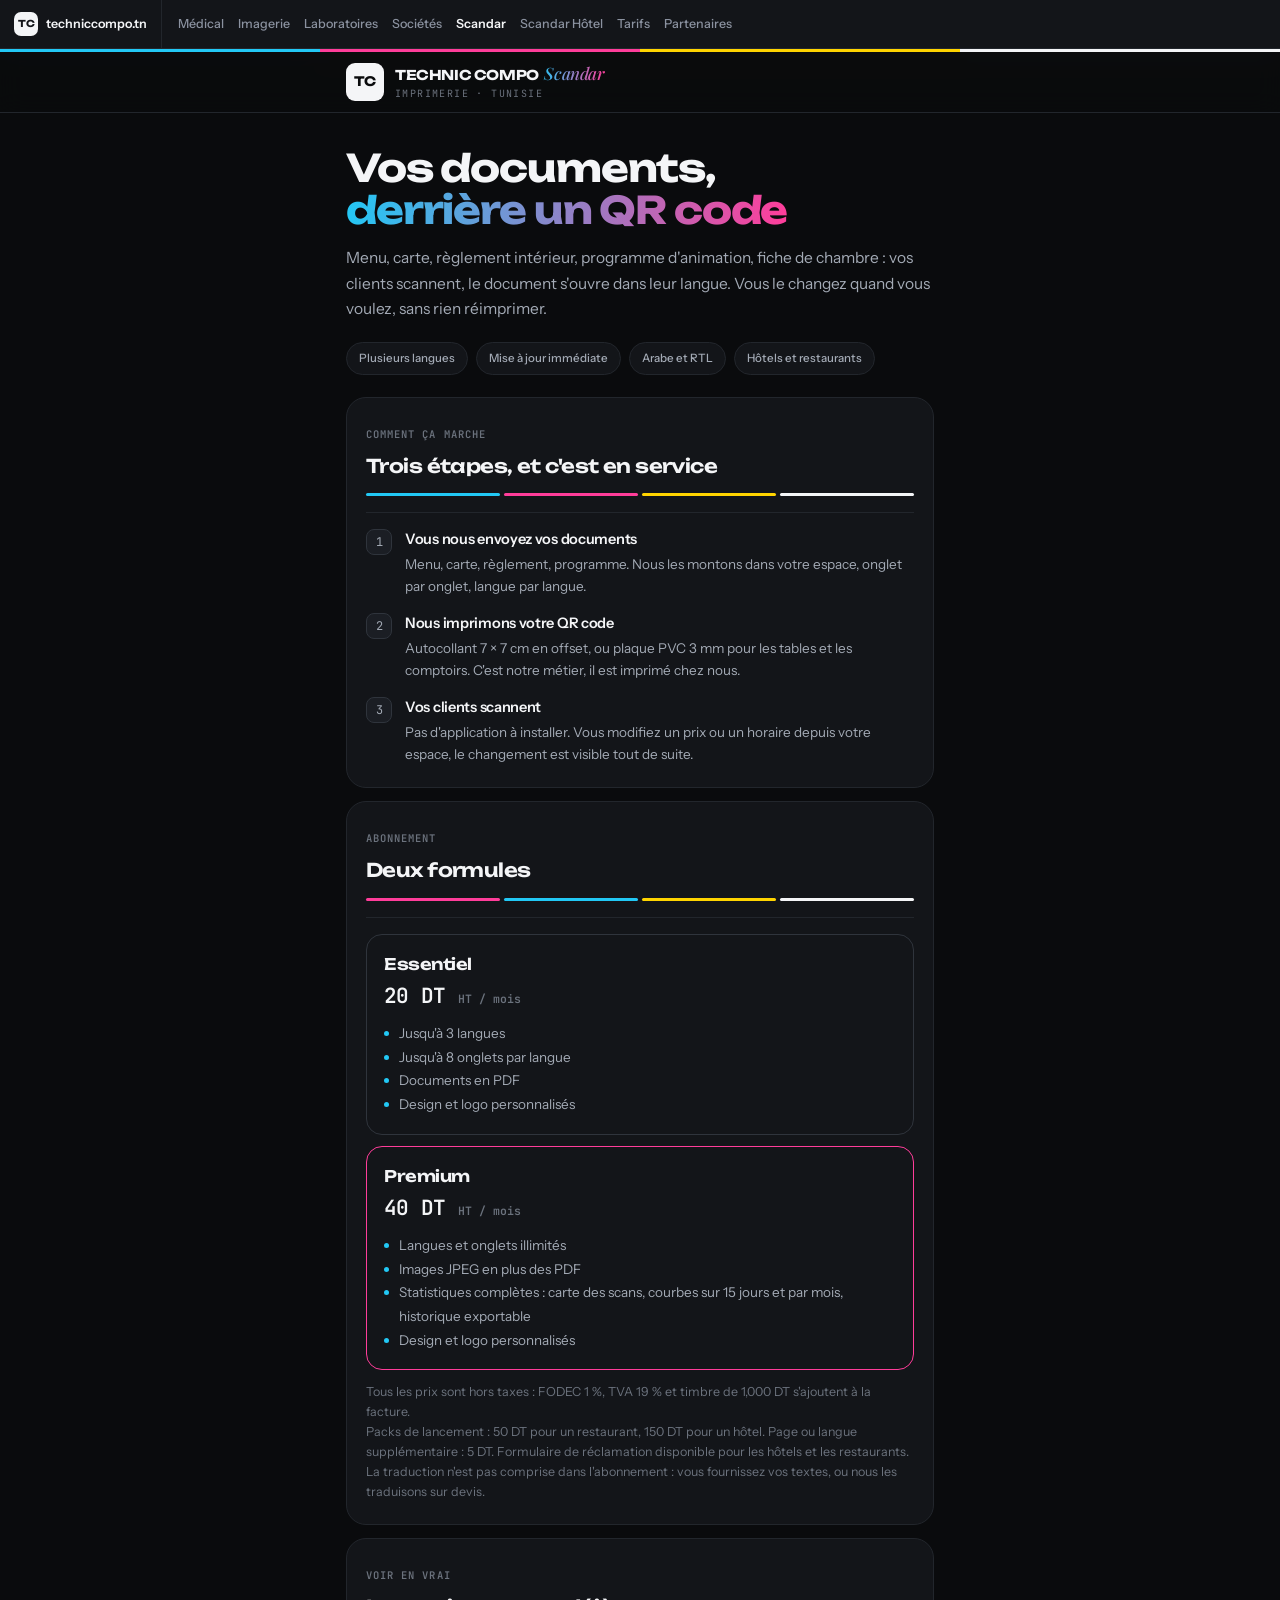
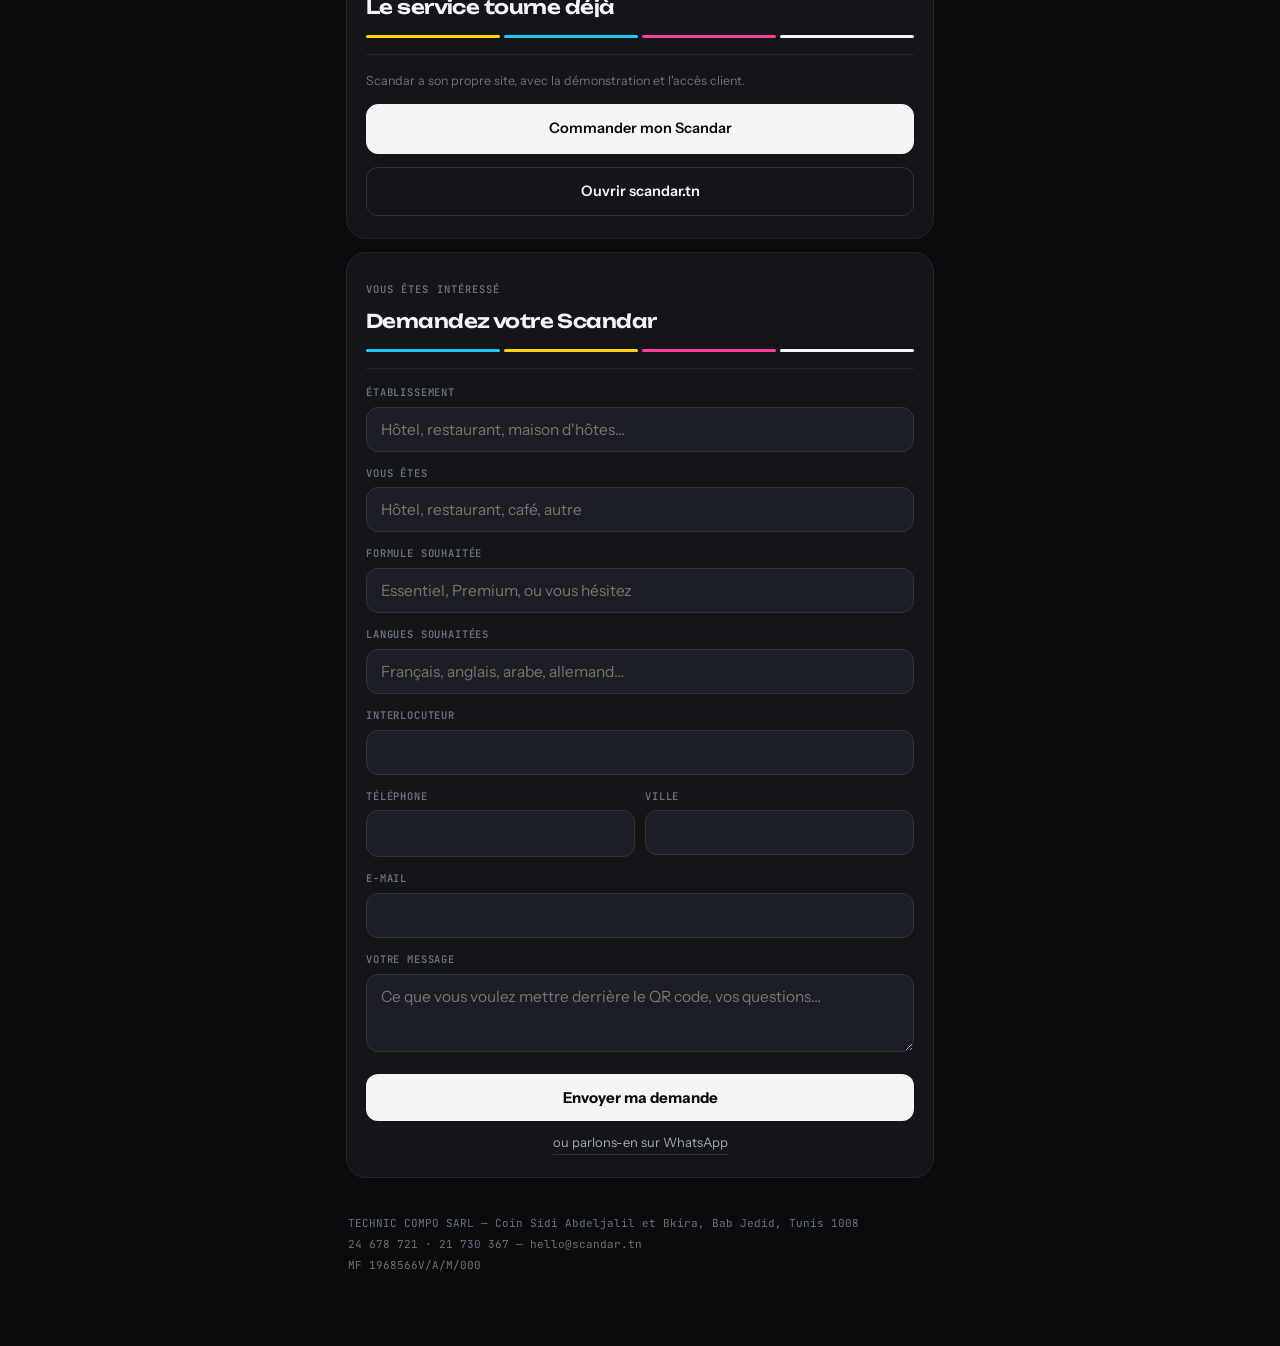
<file: scandar/index.html>
<!DOCTYPE html>
<html lang="fr">
<head>
<meta charset="utf-8">
<meta name="viewport" content="width=device-width,initial-scale=1,viewport-fit=cover">
<title>Scandar — vos documents par QR code | Technic Compo</title>
<meta name="description" content="Scandar : menus, cartes, règlements et programmes accessibles par QR code, en plusieurs langues, mis à jour sans réimprimer. Par Technic Compo, Tunis.">
<link rel="preconnect" href="https://fonts.googleapis.com">
<link rel="preconnect" href="https://fonts.gstatic.com" crossorigin>
<link href="https://fonts.googleapis.com/css2?family=Unbounded:wght@500;600;700&family=Instrument+Sans:ital,wght@0,400;0,500;0,600;1,400&family=Playfair+Display:ital,wght@1,500;1,600&family=JetBrains+Mono:wght@400;500;600&display=swap" rel="stylesheet">
<style>
:root{
  --paper:#0A0B0D; --surf:#131519; --surf-2:#1B1E24; --ink:#F4F5F7; --ink-2:#A3AAB5; --ink-3:#6B727D;
  --line:#22262C; --line-2:#2F343C; --cy:#22C8F5; --mg:#FF3D9A; --yl:#FFD400;
  --eo:cubic-bezier(.23,1,.32,1);
}
*{box-sizing:border-box;-webkit-tap-highlight-color:transparent}
html,body{margin:0;padding:0;background:var(--paper)}
body{font-family:'Instrument Sans',system-ui,sans-serif;color:var(--ink);font-size:16px;line-height:1.5}
.cmjn{display:flex;height:3px}.cmjn i{flex:1}
.cmjn .c{background:var(--cy)}.cmjn .m{background:var(--mg)}
.cmjn .y{background:var(--yl)}.cmjn .k{background:var(--ink)}
.top{position:sticky;top:0;z-index:40;background:rgba(10,11,13,.82);backdrop-filter:blur(12px);
  -webkit-backdrop-filter:blur(12px);border-bottom:1px solid var(--line)}
.top-in{max-width:620px;margin:0 auto;padding:11px 16px;display:flex;align-items:center;gap:11px}
.logo{width:38px;height:38px;border-radius:9px;background:var(--ink);color:var(--paper);display:grid;
  place-items:center;font-weight:700;font-size:13px;flex:none}
.logo-n{font-weight:700;font-size:13.5px;letter-spacing:-.02em;line-height:1.2}
.logo-s{font-family:'JetBrains Mono',monospace;font-size:10px;color:var(--ink-3);margin-top:3px;letter-spacing:.14em}
.sig{font-family:'Playfair Display',serif;font-style:italic;font-weight:500;font-size:17px;
  background:linear-gradient(95deg,var(--cy),var(--mg));-webkit-background-clip:text;background-clip:text;
  color:transparent;padding-left:3px}
.wrap{max-width:620px;margin:0 auto;padding:0 16px 40px}
.hero{padding:34px 0 22px}
h1{margin:0;font-size:clamp(29px,7.2vw,38px);font-weight:700;letter-spacing:-.035em;line-height:1.1}
.und{background:linear-gradient(95deg,var(--cy),var(--mg));-webkit-background-clip:text;background-clip:text;color:transparent}
.hero p{color:var(--ink-2);font-size:15.5px;line-height:1.65;margin:14px 0 0}
.trust{display:flex;gap:8px;margin-top:20px;flex-wrap:wrap}
.trust div{font-size:11.5px;font-weight:500;color:var(--ink-2);background:var(--surf);
  border:1px solid var(--line);border-radius:999px;padding:7px 12px}
.card{background:var(--surf);border:1px solid var(--line);border-radius:20px;padding:22px 19px;margin-bottom:13px}
.tag{display:inline-block;font-family:'JetBrains Mono',monospace;font-size:10.5px;font-weight:600;
  letter-spacing:.1em;text-transform:uppercase;color:var(--ink-3)}
.h2{font-size:19px;font-weight:600;letter-spacing:-.025em;margin:8px 0 0}
.bar{display:flex;gap:4px;margin-top:13px}.bar i{height:3px;flex:1;border-radius:2px}
.sep{height:1px;background:var(--line);margin:16px 0}
.step{display:flex;gap:13px;margin-bottom:16px}
.sn{width:26px;height:26px;border-radius:8px;background:var(--surf-2);border:1px solid var(--line-2);
  display:grid;place-items:center;font-family:'JetBrains Mono',monospace;font-size:12px;color:var(--ink-2);flex:none}
.st{font-size:14.5px;font-weight:600;letter-spacing:-.02em}
.ss{color:var(--ink-2);font-size:13.5px;line-height:1.6;margin-top:3px}
.plan{border:1px solid var(--line-2);border-radius:16px;padding:17px;margin-bottom:11px}
.plan.best{border-color:var(--mg)}
.pn{font-size:16px;font-weight:600;letter-spacing:-.02em}
.pp{font-family:'JetBrains Mono',monospace;font-size:21px;font-weight:600;letter-spacing:-.03em;margin-top:4px}
.pp span{font-size:11.5px;color:var(--ink-3);letter-spacing:0}
.pl{margin:11px 0 0;padding:0;list-style:none}
.pl li{color:var(--ink-2);font-size:13.5px;line-height:1.75;padding-left:15px;position:relative}
.pl li::before{content:"";position:absolute;left:0;top:9px;width:5px;height:5px;border-radius:50%;background:var(--cy)}
.note{color:var(--ink-3);font-size:12.5px;line-height:1.6;margin:12px 0 0}
.lab{display:block;font-family:'JetBrains Mono',monospace;font-size:10.5px;font-weight:600;letter-spacing:.08em;
  text-transform:uppercase;color:var(--ink-3);margin:14px 0 6px}
.inp{width:100%;font-family:'Instrument Sans',sans-serif;font-size:15.5px;color:var(--ink);background:var(--surf-2);
  border:1.5px solid var(--line-2);border-radius:12px;padding:12px 14px;outline:none}
.inp:focus{border-color:var(--ink)}
.inp.n{font-family:'JetBrains Mono',monospace}
textarea.inp{min-height:78px;resize:vertical}
.row{display:flex;gap:10px}.row>*{flex:1}
.go{width:100%;margin-top:16px;background:var(--ink);color:var(--paper);border:none;border-radius:12px;
  padding:14px;font-family:'Instrument Sans',sans-serif;font-size:15px;font-weight:700;cursor:pointer;
  transition:transform 130ms var(--eo)}
.go:active{transform:scale(.97)}
.out{display:block;text-align:center;margin-top:13px;background:transparent;border:1px solid var(--line-2);
  color:var(--ink);border-radius:12px;padding:13px;font-size:14.5px;font-weight:600;text-decoration:none}
.wa{display:block;text-align:center;margin-top:12px;color:var(--ink-2);font-size:13px;text-decoration:none;
  border-bottom:1px solid var(--line-2);width:fit-content;margin-left:auto;margin-right:auto;padding-bottom:2px}
.err{display:none;margin-top:12px;background:rgba(255,61,154,.12);border:1px solid var(--mg);
  font-size:13.5px;font-weight:500;line-height:1.55;padding:11px 14px;border-radius:12px}
.hp{position:absolute;left:-9999px}
.end{padding:22px 2px 30px;font-family:'JetBrains Mono',monospace;font-size:11px;color:var(--ink-3);line-height:1.9}

/* ---- Typographie unifiée avec l'accueil ---- */
h1,h2,h3,.h2,.hero h1,.logo-n,.tcname,.gate-t,.pn,.ttl,.cfg-ttl,.lbadge,.tclogo,.logo,.gate-logo,.badge,
.sec-title,.dt,.est-t{font-family:'Unbounded',sans-serif;letter-spacing:-.03em}
.tag,.kicker,.lab,.lt,.logo-s,.tcsub,.mono,.n,.inp.n,.pp,.price,.rtot,.numfield{font-family:'JetBrains Mono',ui-monospace,monospace}
.sig{font-family:'Playfair Display',serif}

/* ---- Menu de retour, identique sur toutes les pages ---- */
.tcnav{position:relative;z-index:60;background:var(--nv-bg);border-bottom:1px solid var(--nv-line);
  display:flex;align-items:center;gap:14px;padding:0 14px;overflow-x:auto;-webkit-overflow-scrolling:touch;
  scrollbar-width:none}
.tcnav::-webkit-scrollbar{display:none}
.tcnav a{flex:none;text-decoration:none;font-family:'Instrument Sans',system-ui,sans-serif;
  font-size:12.5px;font-weight:500;color:var(--nv-mut);padding:12px 0;white-space:nowrap}
.tcnav a:hover{color:var(--nv-ink)}
.tcnav a.home{display:flex;align-items:center;gap:8px;font-weight:600;color:var(--nv-ink);
  padding-right:14px;margin-right:2px;border-right:1px solid var(--nv-line)}
.tcnav .bdg{width:24px;height:24px;border-radius:7px;background:var(--nv-ink);color:var(--nv-bg);
  display:grid;place-items:center;font-family:'Unbounded',sans-serif;font-size:9.5px;font-weight:700}
.tcnav a.on{color:var(--nv-ink);font-weight:600}
</style>
</head>
<body>
<nav class="tcnav" style="--nv-bg:#131519;--nv-line:#22262C;--nv-ink:#F4F5F7;--nv-mut:#8B92A0">
  <a class="home" href="/"><span class="bdg">TC</span> techniccompo.tn</a>
  <a href="/medical/">Médical</a>
  <a href="/medical/?espace=img">Imagerie</a>
  <a href="/medical/?espace=labo">Laboratoires</a>
  <a href="/societes/">Sociétés</a>
  <a href="/scandar/" class="on">Scandar</a>
  <a href="/scandar/commander/">Scandar Hôtel</a>
  <a href="/tarifs/">Tarifs</a>
  <a href="/partenaires/">Partenaires</a>
</nav>

<style>
/* ====== CALAGE PRESSE — transition de page ====== */
.tcload{position:fixed;inset:0;z-index:9999;background:var(--lo-bg);display:flex;align-items:center;
  justify-content:center;transition:opacity .5s ease,visibility .5s}
.tcload.done{opacity:0;visibility:hidden;pointer-events:none}
.tcload .lpass{position:absolute;inset:0;transform:translateX(-102%);mix-blend-mode:var(--lo-blend);pointer-events:none}
.tcload .lpass.c{background:var(--lo-a);animation:tclpass .5s cubic-bezier(.6,0,.3,1) .05s forwards}
.tcload .lpass.m{background:var(--lo-b);animation:tclpass .5s cubic-bezier(.6,0,.3,1) .19s forwards}
.tcload .lpass.y{background:var(--lo-c);animation:tclpass .5s cubic-bezier(.6,0,.3,1) .33s forwards}
.tcload .lpass.k{background:var(--lo-ink);animation:tclpass .5s cubic-bezier(.6,0,.3,1) .47s forwards;mix-blend-mode:normal}
@keyframes tclpass{0%{transform:translateX(-102%)}100%{transform:translateX(102%)}}
.tcload .lcore{position:relative;text-align:center;z-index:2}
.tcload .lbadge{position:relative;width:58px;height:58px;margin:0 auto 16px;background:var(--lo-ink);
  color:var(--lo-bg);border-radius:16px;display:flex;align-items:center;justify-content:center;
  font-family:'Instrument Sans',system-ui,sans-serif;font-weight:700;font-size:18px;letter-spacing:-.02em;overflow:hidden}
.tcload .lbadge::after{content:'';position:absolute;bottom:0;left:0;right:0;height:6px;
  background:linear-gradient(90deg,var(--lo-a) 33%,var(--lo-b) 33% 66%,var(--lo-c) 66%)}
.tcload .lt{font-family:'JetBrains Mono',ui-monospace,monospace;font-size:.7rem;font-weight:600;
  letter-spacing:.2em;text-transform:uppercase;color:var(--lo-mut)}
.tcload .ld{display:flex;gap:8px;justify-content:center;margin-top:14px}
.tcload .ld i{width:10px;height:10px;border-radius:2px;opacity:0;animation:tcldot .3s forwards}
.tcload .ld i:nth-child(1){background:var(--lo-a);animation-delay:.12s}
.tcload .ld i:nth-child(2){background:var(--lo-b);animation-delay:.26s}
.tcload .ld i:nth-child(3){background:var(--lo-c);animation-delay:.40s}
.tcload .ld i:nth-child(4){background:var(--lo-ink);animation-delay:.54s}
@keyframes tcldot{from{opacity:0;transform:scale(.4)}to{opacity:1;transform:scale(1)}}
@media(prefers-reduced-motion:reduce){.tcload{display:none}}
</style>
<div class="tcload" id="tcload" aria-hidden="true"
     style="--lo-bg:#0A0B0D;--lo-ink:#F4F5F7;--lo-mut:#6B727D;--lo-a:#22C8F5;--lo-b:#FFD400;--lo-c:#FF3D9A;--lo-blend:screen">
  <span class="lpass c"></span><span class="lpass m"></span><span class="lpass y"></span><span class="lpass k"></span>
  <div class="lcore">
    <div class="lbadge">TC</div>
    <div class="lt">Scandar</div>
    <div class="ld"><i></i><i></i><i></i><i></i></div>
  </div>
</div>
<noscript><style>.tcload{display:none}</style></noscript>
<script>
(function(){
  var l=document.getElementById('tcload'); if(!l) return;
  if(matchMedia('(prefers-reduced-motion: reduce)').matches){ l.style.display='none'; return; }
  setTimeout(function(){ l.classList.add('done'); }, 950);
  setTimeout(function(){ l.style.display='none'; }, 1500);
})();
</script>


<div class="cmjn"><i class="c"></i><i class="m"></i><i class="y"></i><i class="k"></i></div>
<div class="top"><div class="top-in">
  <div class="logo">TC</div>
  <div><div class="logo-n">TECHNIC COMPO <span class="sig">Scandar</span></div>
    <div class="logo-s">IMPRIMERIE · TUNISIE</div></div>
</div></div>

<div class="wrap">
  <div class="hero">
    <h1>Vos documents,<br><span class="und">derrière un QR code</span></h1>
    <p>Menu, carte, règlement intérieur, programme d'animation, fiche de chambre : vos clients scannent,
       le document s'ouvre dans leur langue. Vous le changez quand vous voulez, sans rien réimprimer.</p>
    <div class="trust">
      <div>Plusieurs langues</div>
      <div>Mise à jour immédiate</div>
      <div>Arabe et RTL</div>
      <div>Hôtels et restaurants</div>
    </div>
  </div>

  <div class="card">
    <span class="tag">Comment ça marche</span>
    <div class="h2">Trois étapes, et c'est en service</div>
    <div class="bar"><i style="background:var(--cy)"></i><i style="background:var(--mg)"></i><i style="background:var(--yl)"></i><i style="background:var(--ink)"></i></div>
    <div class="sep"></div>
    <div class="step"><div class="sn">1</div><div>
      <div class="st">Vous nous envoyez vos documents</div>
      <div class="ss">Menu, carte, règlement, programme. Nous les montons dans votre espace,
        onglet par onglet, langue par langue.</div></div></div>
    <div class="step"><div class="sn">2</div><div>
      <div class="st">Nous imprimons votre QR code</div>
      <div class="ss">Autocollant 7 × 7 cm en offset, ou plaque PVC 3 mm pour les tables et les comptoirs.
        C'est notre métier, il est imprimé chez nous.</div></div></div>
    <div class="step" style="margin-bottom:0"><div class="sn">3</div><div>
      <div class="st">Vos clients scannent</div>
      <div class="ss">Pas d'application à installer. Vous modifiez un prix ou un horaire depuis votre espace,
        le changement est visible tout de suite.</div></div></div>
  </div>

  <div class="card">
    <span class="tag">Abonnement</span>
    <div class="h2">Deux formules</div>
    <div class="bar"><i style="background:var(--mg)"></i><i style="background:var(--cy)"></i><i style="background:var(--yl)"></i><i style="background:var(--ink)"></i></div>
    <div class="sep"></div>

    <div class="plan">
      <div class="pn">Essentiel</div>
      <div class="pp">20 DT <span>HT / mois</span></div>
      <ul class="pl">
        <li>Jusqu'à 3 langues</li>
        <li>Jusqu'à 8 onglets par langue</li>
        <li>Documents en PDF</li>
        <li>Design et logo personnalisés</li>
      </ul>
    </div>

    <div class="plan best">
      <div class="pn">Premium</div>
      <div class="pp">40 DT <span>HT / mois</span></div>
      <ul class="pl">
        <li>Langues et onglets illimités</li>
        <li>Images JPEG en plus des PDF</li>
        <li>Statistiques complètes : carte des scans, courbes sur 15 jours et par mois, historique exportable</li>
        <li>Design et logo personnalisés</li>
      </ul>
    </div>

    <p class="note">Tous les prix sont hors taxes : FODEC 1 %, TVA 19 % et timbre de 1,000 DT s'ajoutent à la facture.<br>Packs de lancement : 50 DT pour un restaurant, 150 DT pour un hôtel.
      Page ou langue supplémentaire : 5 DT. Formulaire de réclamation disponible pour les hôtels et les restaurants.
      La traduction n'est pas comprise dans l'abonnement : vous fournissez vos textes, ou nous les traduisons sur devis.</p>
  </div>

  <div class="card">
    <span class="tag">Voir en vrai</span>
    <div class="h2">Le service tourne déjà</div>
    <div class="bar"><i style="background:var(--yl)"></i><i style="background:var(--cy)"></i><i style="background:var(--mg)"></i><i style="background:var(--ink)"></i></div>
    <div class="sep"></div>
    <p class="note" style="margin-top:0">Scandar a son propre site, avec la démonstration et l'accès client.</p>
    <a class="out" href="/scandar/commander/" style="background:var(--ink);color:var(--paper);border-color:var(--ink)">Commander mon Scandar</a>
    <a class="out" href="https://scandar.tn/" target="_blank" rel="noopener">Ouvrir scandar.tn</a>
  </div>

  <form class="card" id="sForm" name="demande-scandar" method="POST" action="/envoi.php"
        data-netlify="true" netlify-honeypot="bot-field-scandar">
    <input type="hidden" name="form-name" value="demande-scandar">
    <input type="hidden" name="destinataire" value="hello@scandar.tn">
    <p class="hp"><label>Ne pas remplir <input name="bot-field-scandar"></label></p>

    <span class="tag">Vous êtes intéressé</span>
    <div class="h2">Demandez votre Scandar</div>
    <div class="bar"><i style="background:var(--cy)"></i><i style="background:var(--yl)"></i><i style="background:var(--mg)"></i><i style="background:var(--ink)"></i></div>
    <div class="sep"></div>

    <span class="lab">Établissement</span>
    <input class="inp" name="etablissement" required placeholder="Hôtel, restaurant, maison d'hôtes…">

    <span class="lab">Vous êtes</span>
    <input class="inp" name="type" placeholder="Hôtel, restaurant, café, autre">

    <span class="lab">Formule souhaitée</span>
    <input class="inp" name="formule" placeholder="Essentiel, Premium, ou vous hésitez">

    <span class="lab">Langues souhaitées</span>
    <input class="inp" name="langues" placeholder="Français, anglais, arabe, allemand…">

    <span class="lab">Interlocuteur</span>
    <input class="inp" name="contact" required>

    <div class="row" style="margin-top:14px">
      <div><span class="lab" style="margin-top:0">Téléphone</span><input class="inp n" name="telephone" inputmode="tel" required></div>
      <div><span class="lab" style="margin-top:0">Ville</span><input class="inp" name="ville" required></div>
    </div>

    <span class="lab">E-mail</span>
    <input class="inp" type="email" name="email" required>

    <span class="lab">Votre message</span>
    <textarea class="inp" name="message" placeholder="Ce que vous voulez mettre derrière le QR code, vos questions…"></textarea>

    <div class="err" id="sErr"></div>
    <button class="go" type="submit" id="sBtn">Envoyer ma demande</button>
    <a class="wa" id="sWa" href="#" target="_blank" rel="noopener">ou parlons-en sur WhatsApp</a>
  </form>

  <div class="end">
    TECHNIC COMPO SARL — Coin Sidi Abdeljalil et Bkira, Bab Jedid, Tunis 1008<br>
    24 678 721 · 21 730 367 — hello@scandar.tn<br>
    MF 1968566V/A/M/000
  </div>
</div>

<script>
const $=id=>document.getElementById(id);
const WA_SC="21624678721";

$('sWa').addEventListener('click',()=>{
  const g=n=>{const e=$('sForm').querySelector('[name='+n+']');return e?e.value.trim():"";};
  let t="*DEMANDE SCANDAR*\n\n";
  if(g('etablissement')) t+="Établissement : "+g('etablissement')+"\n";
  if(g('type'))          t+="Type : "+g('type')+"\n";
  if(g('formule'))       t+="Formule : "+g('formule')+"\n";
  if(g('langues'))       t+="Langues : "+g('langues')+"\n";
  if(g('contact'))       t+="Contact : "+g('contact')+"\n";
  if(g('telephone'))     t+="Tél : "+g('telephone')+"\n";
  if(g('message'))       t+="\n"+g('message');
  $('sWa').href="https://wa.me/"+WA_SC+"?text="+encodeURIComponent(t);
});

$('sForm').addEventListener('submit',e=>{
  const b=$('sErr'); b.style.display="none";
  const manquant=[...$('sForm').querySelectorAll('[required]')].find(f=>!f.value.trim());
  if(manquant){ e.preventDefault(); manquant.focus();
    manquant.scrollIntoView({behavior:"smooth",block:"center"});
    b.textContent="Il reste un champ à remplir pour que nous puissions vous répondre."; b.style.display="block"; return; }
  const tel=$('sForm').querySelector('[name=telephone]');
  if(tel.value.replace(/\D/g,'').length<8){ e.preventDefault(); tel.focus();
    b.textContent="Le numéro de téléphone doit comporter au moins 8 chiffres."; b.style.display="block"; return; }
  const bt=$('sBtn'); bt.disabled=true; bt.textContent="Envoi en cours…";
  setTimeout(()=>{ bt.disabled=false; bt.textContent="Envoyer ma demande"; },12000);
});
</script>
</body>
</html>
</file>
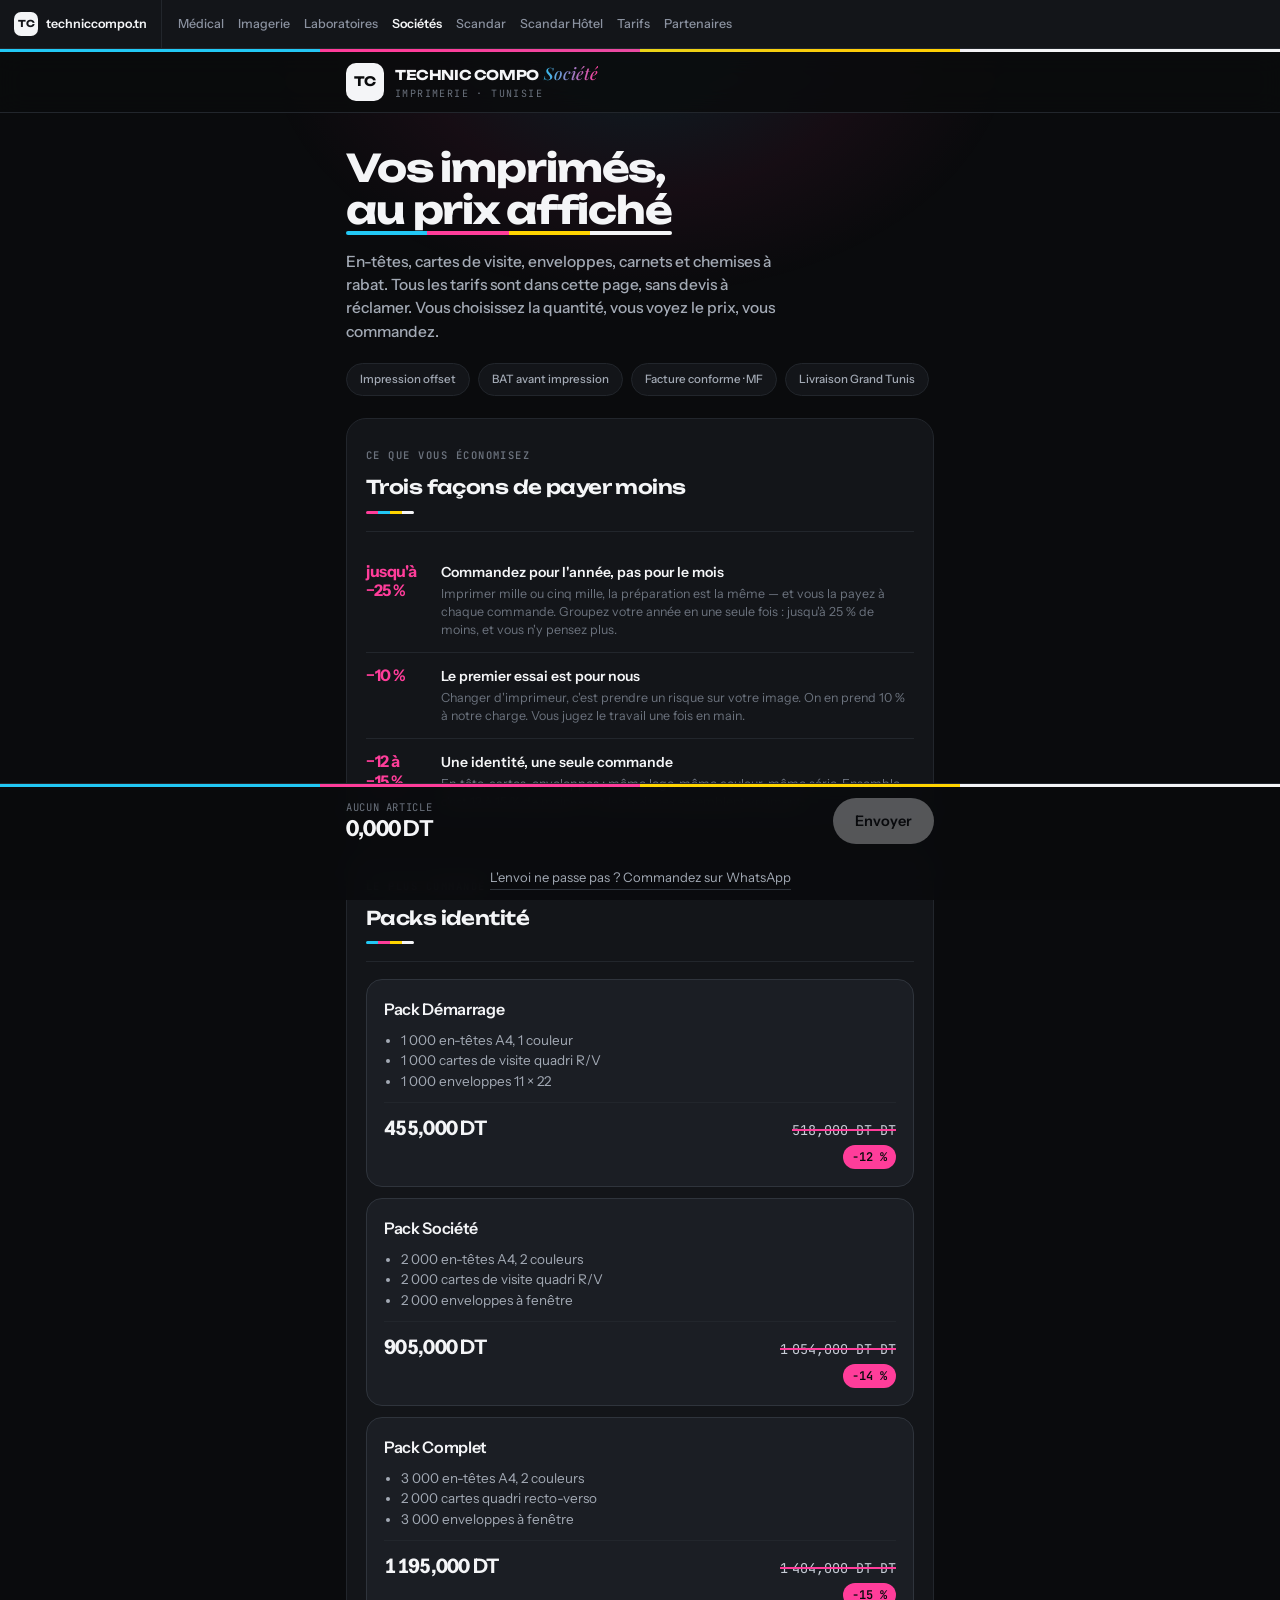
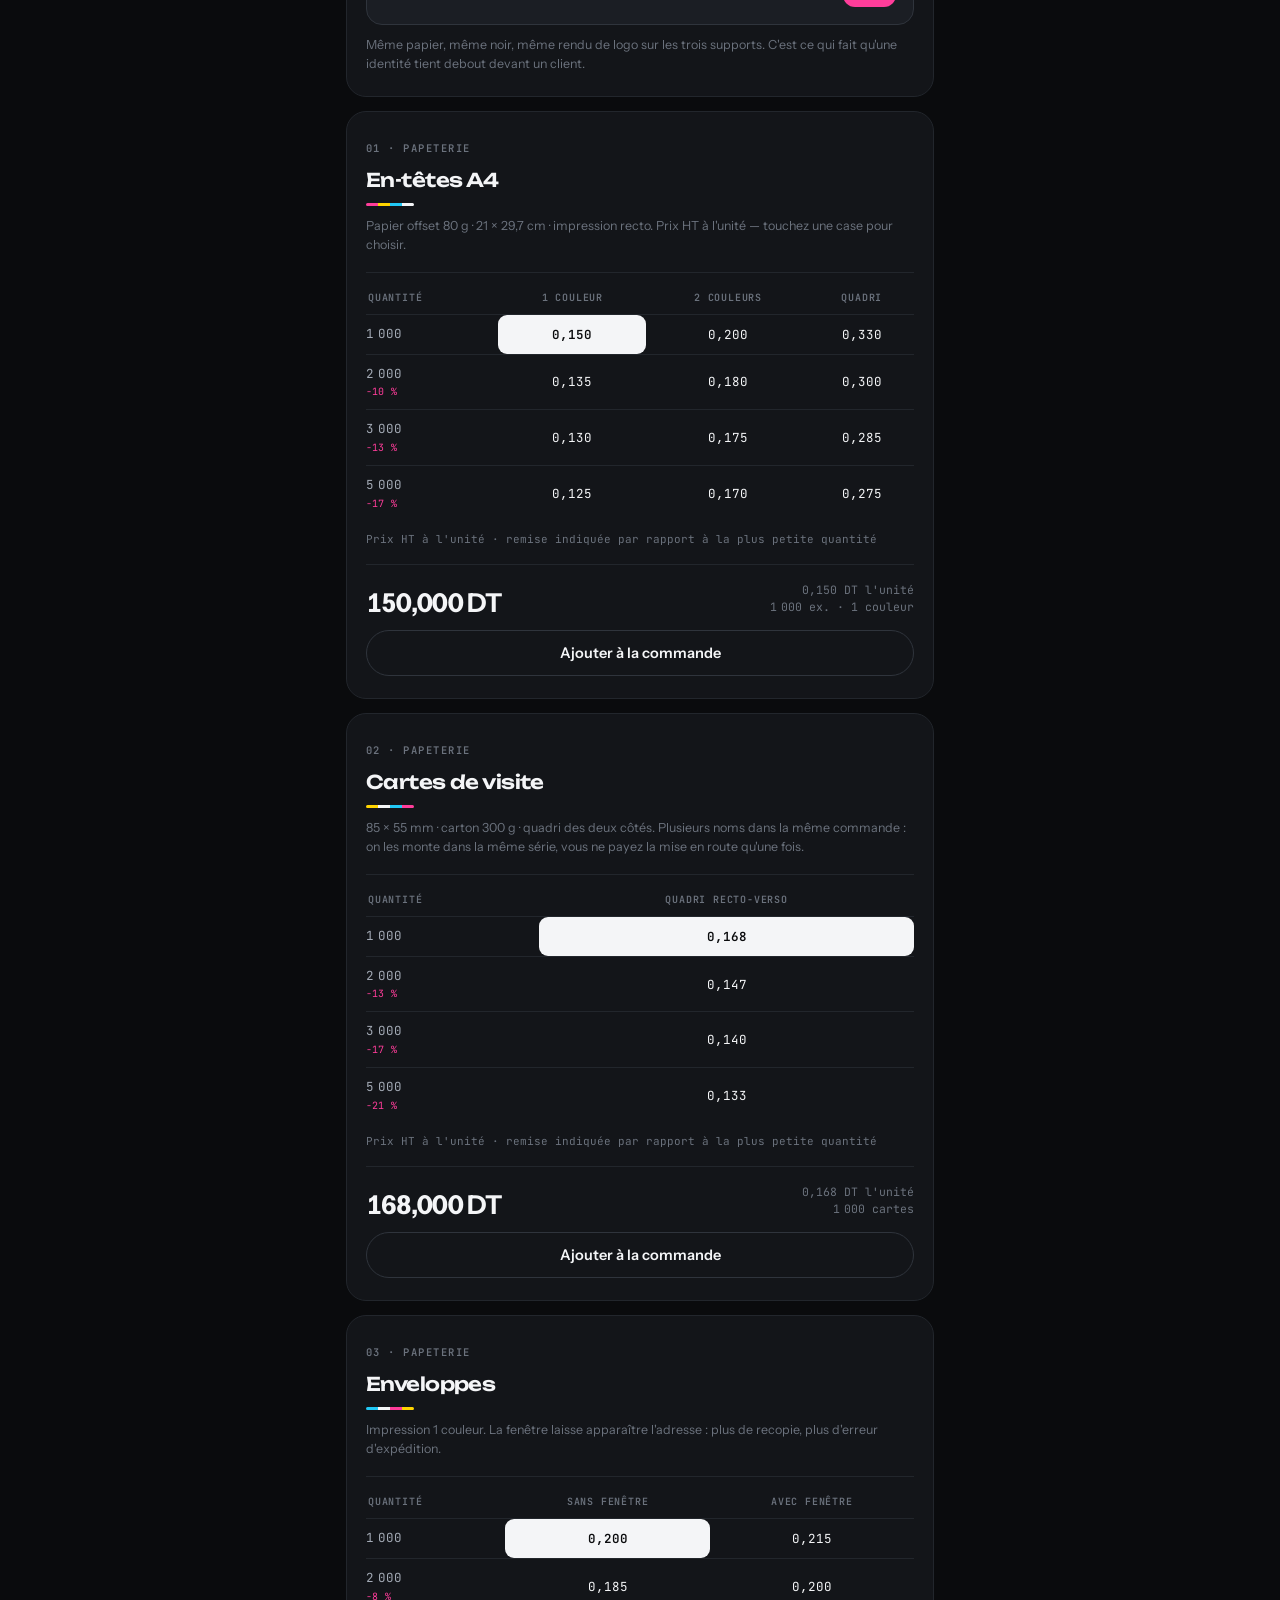
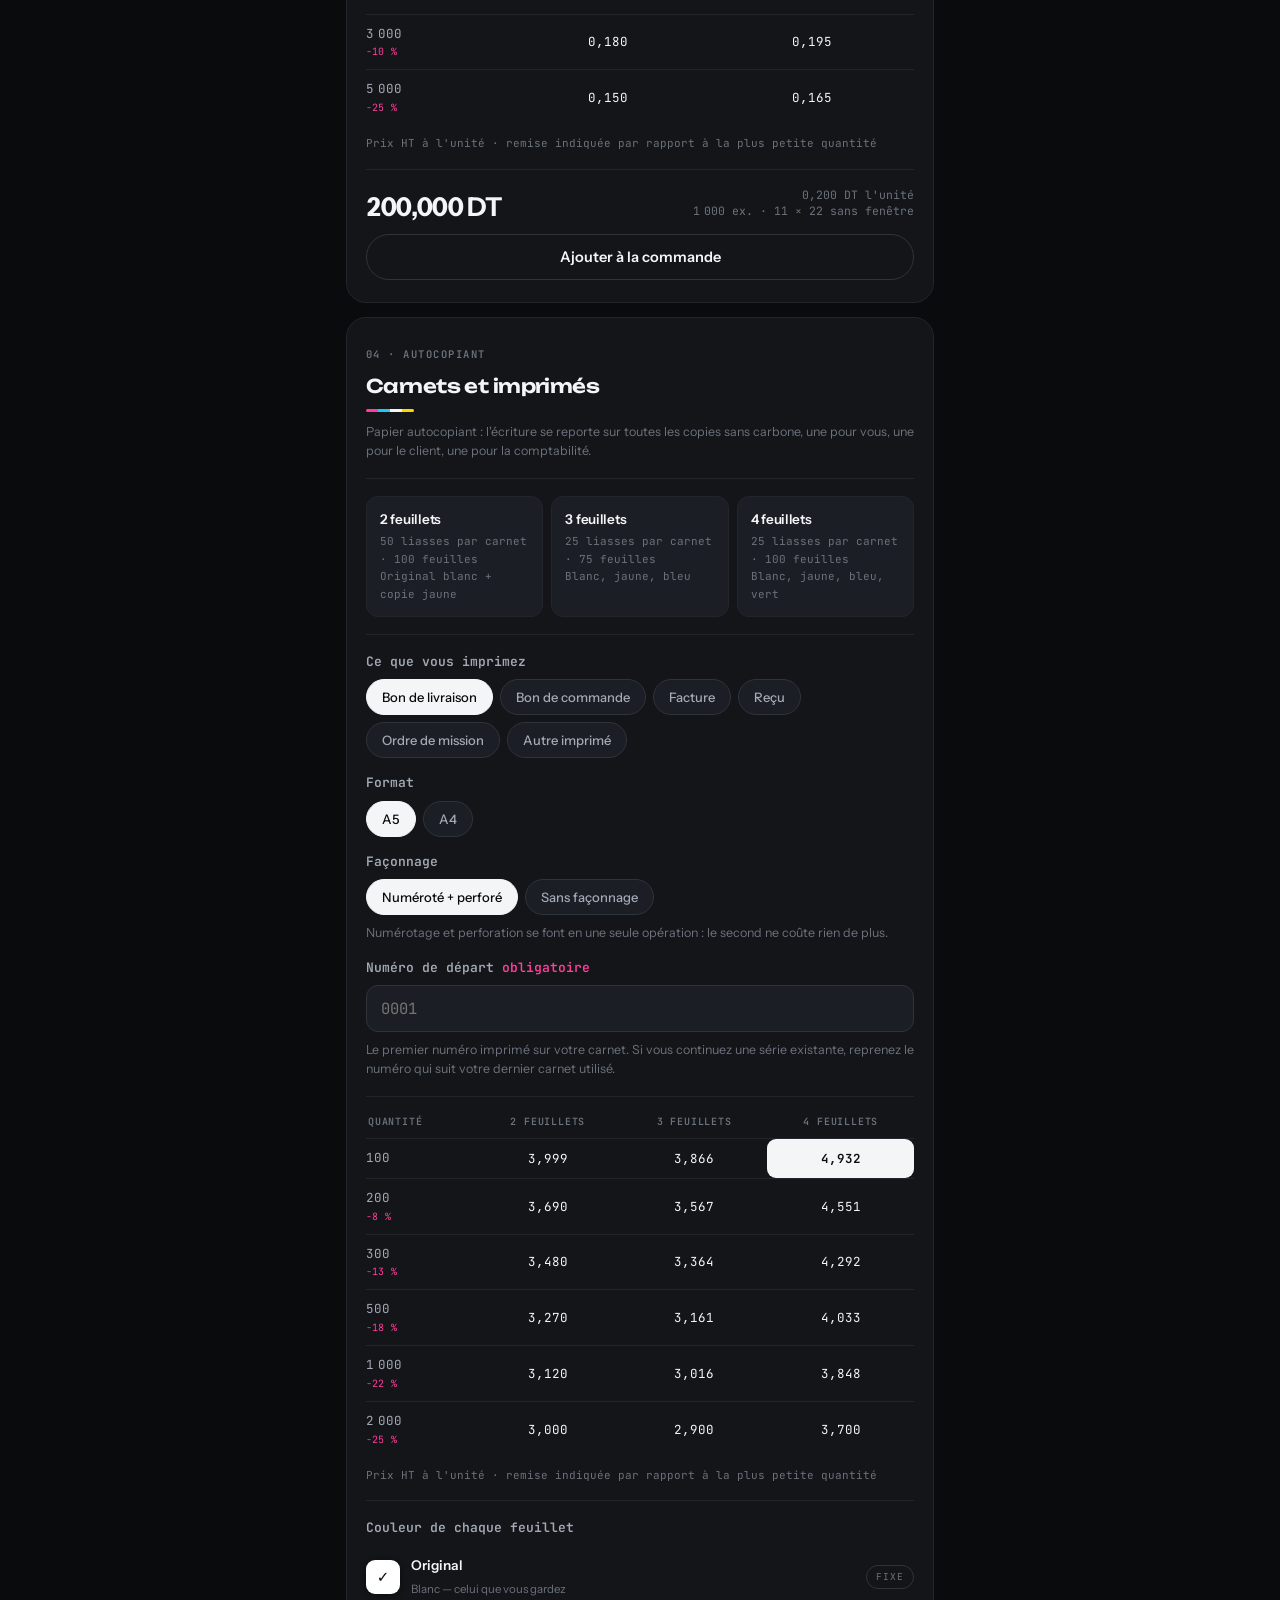
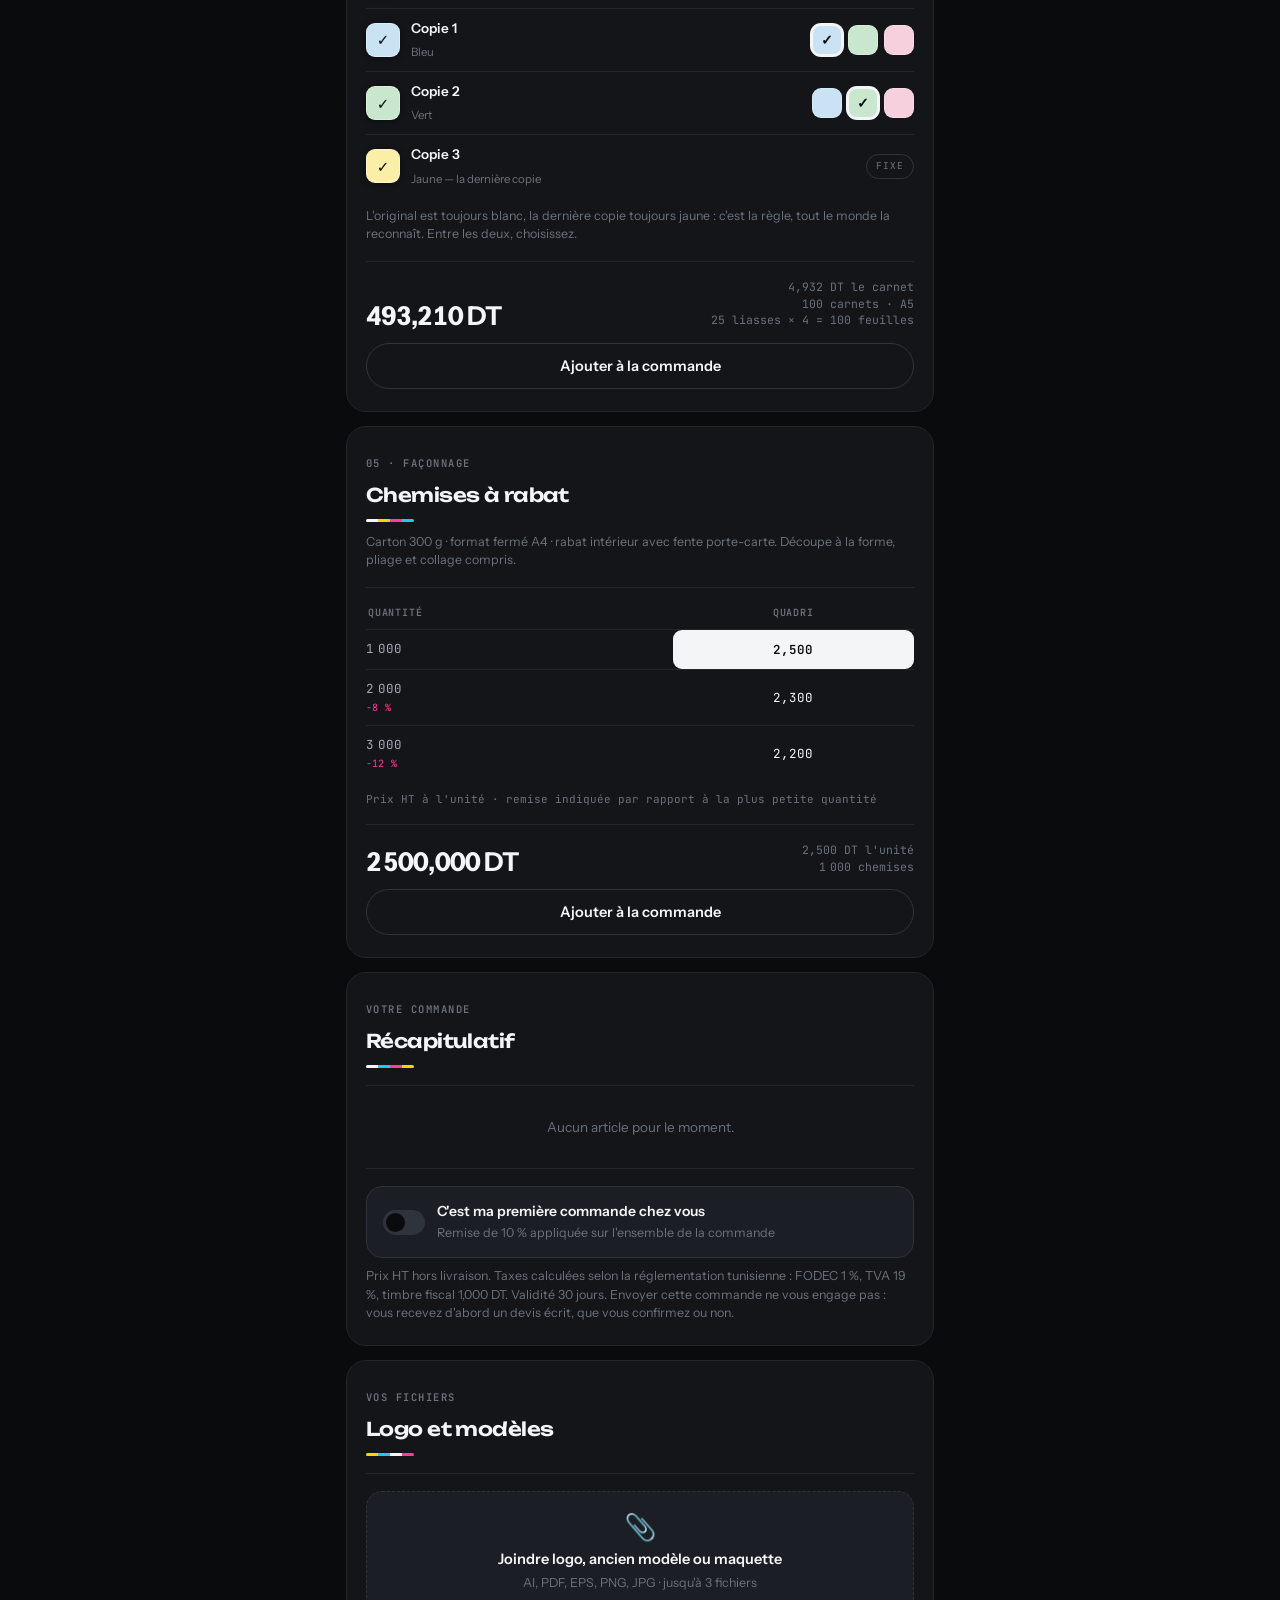
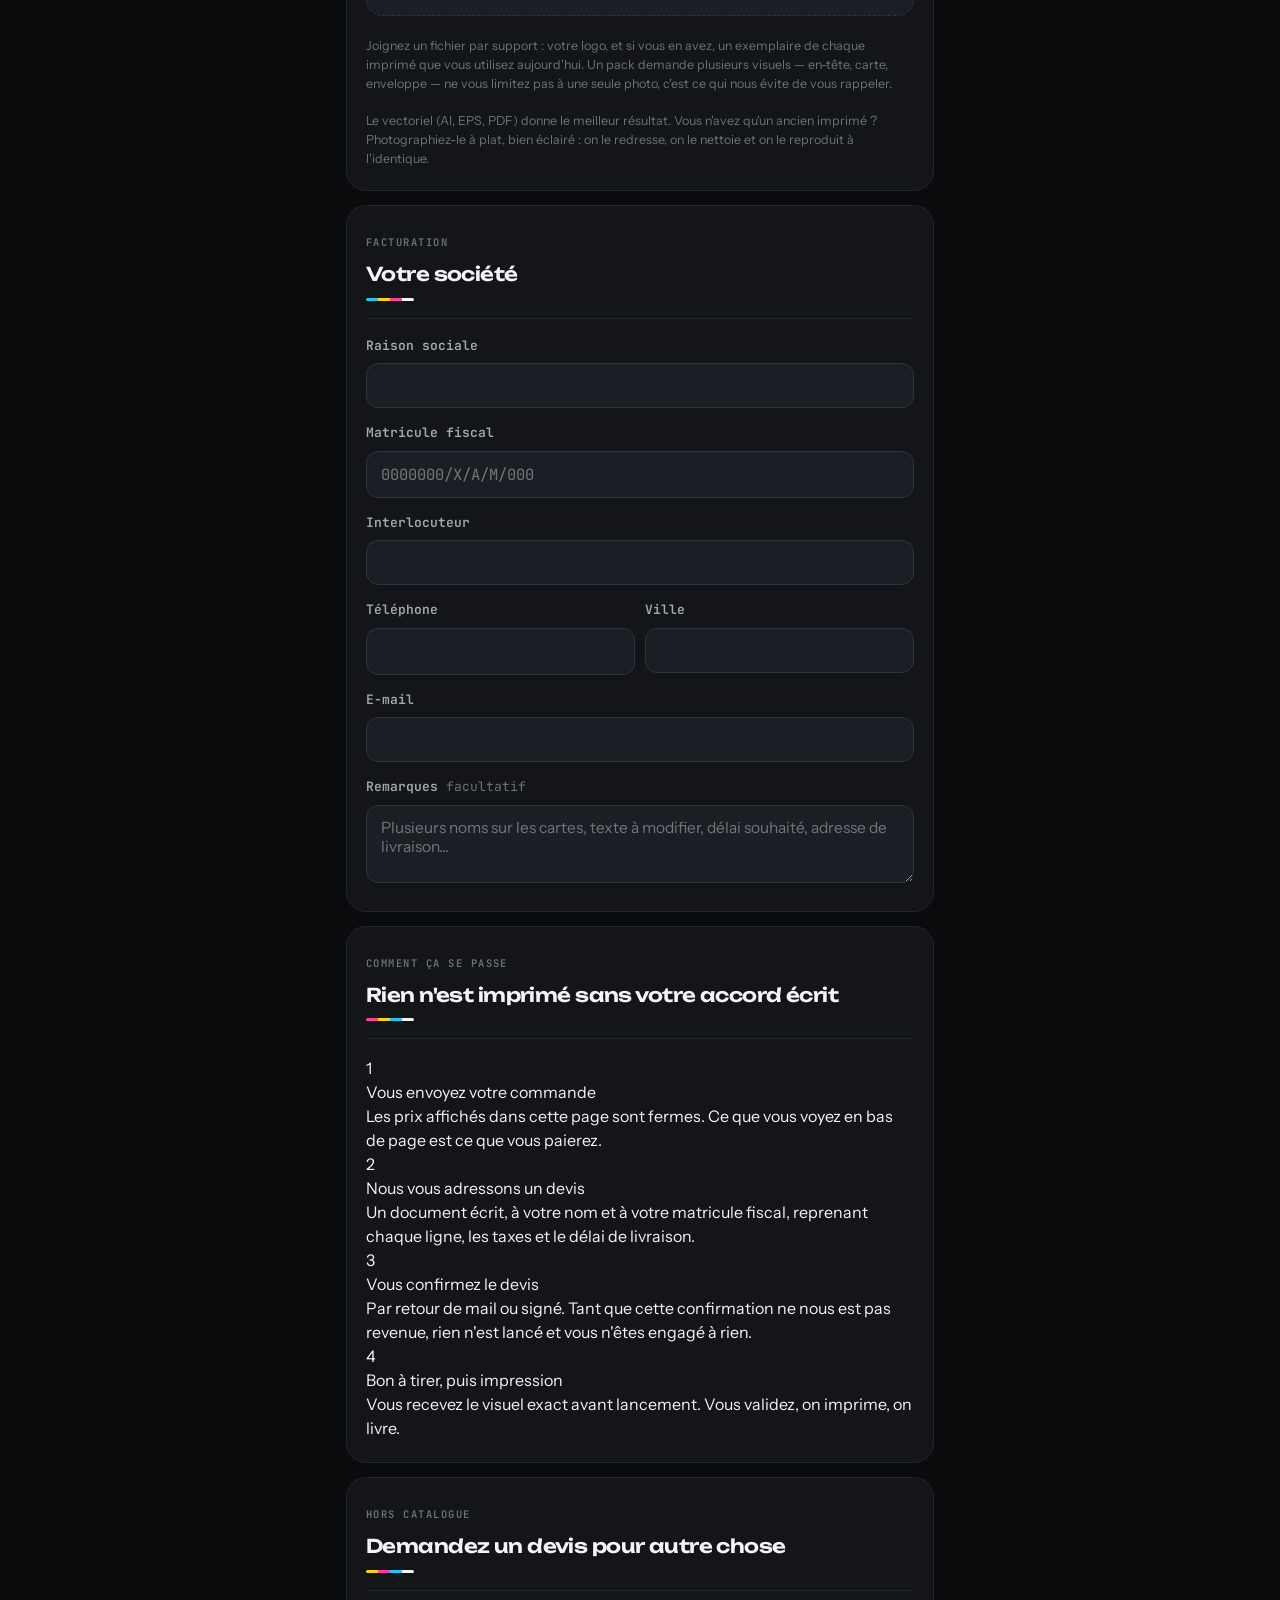
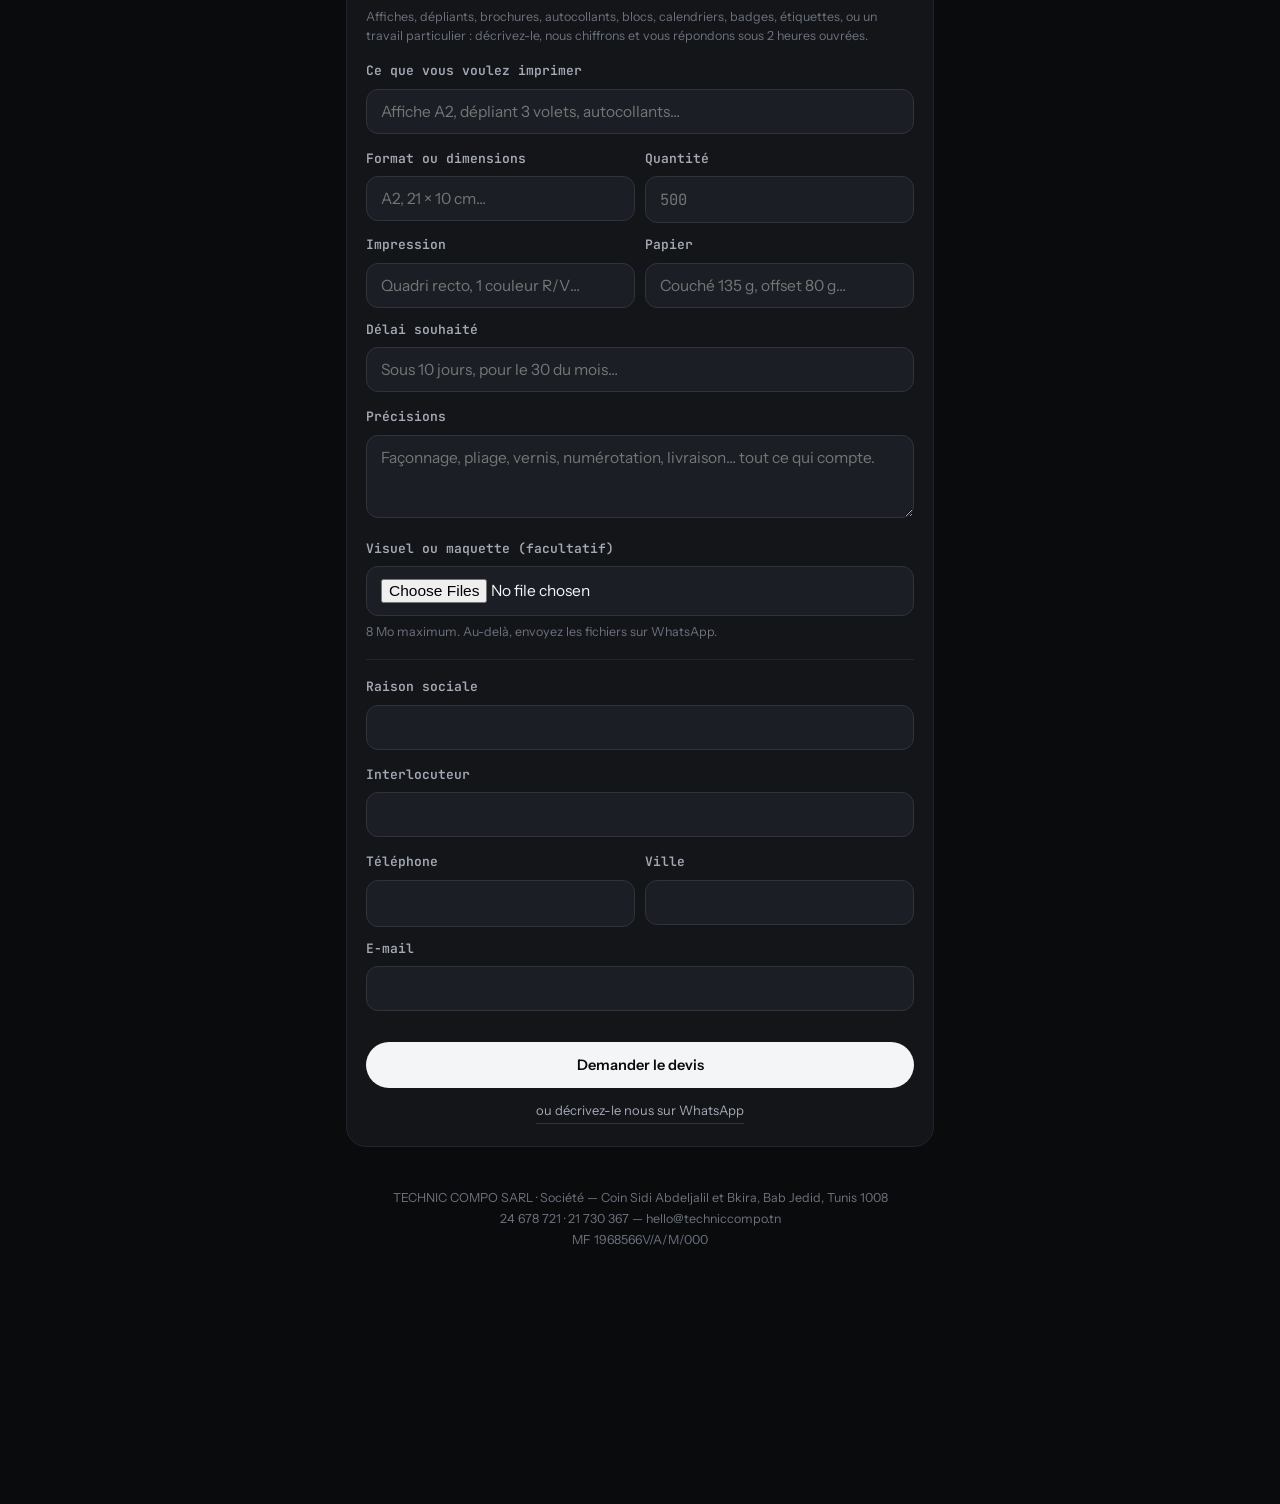
<file: societes/index.html>
<!DOCTYPE html>
<html lang="fr">
<head>
<meta charset="utf-8">
<meta name="viewport" content="width=device-width,initial-scale=1,viewport-fit=cover">
<title>Catalogue papeterie société — Technic Compo</title>
<link rel="preconnect" href="https://fonts.googleapis.com">
<link rel="preconnect" href="https://fonts.gstatic.com" crossorigin>
<link href="https://fonts.googleapis.com/css2?family=Unbounded:wght@500;600;700&family=Instrument+Sans:ital,wght@0,400;0,500;0,600;1,400&family=Playfair+Display:ital,wght@1,500;1,600&family=JetBrains+Mono:wght@400;500;600&display=swap" rel="stylesheet">
<style>
:root{
  --paper:#0A0B0D; --surf:#131519; --surf-2:#1B1E24; --ink:#F4F5F7; --ink-2:#A3AAB5; --ink-3:#6B727D;
  --line:#22262C; --line-2:#2F343C;
  --cy:#22C8F5; --mg:#FF3D9A; --yl:#FFD400;
  --sh-s:0 1px 2px rgba(0,0,0,.4); --eo:cubic-bezier(.23,1,.32,1);
}
*{box-sizing:border-box;-webkit-tap-highlight-color:transparent;}
html,body{margin:0;padding:0;background:var(--paper);}
body::before{content:"";position:fixed;top:-220px;left:50%;transform:translateX(-50%);
  width:760px;height:520px;pointer-events:none;z-index:0;
  background:radial-gradient(ellipse at center,rgba(34,200,245,.10) 0%,rgba(255,61,154,.05) 42%,transparent 70%);}
.wrap,.top,.dock{position:relative;z-index:1;}
body{font-family:'Instrument Sans',system-ui,sans-serif;color:var(--ink);font-size:16px;line-height:1.5;
  -webkit-font-smoothing:antialiased;padding-bottom:100px;}
.wrap{max-width:620px;margin:0 auto;padding:0 16px;}
.cmjn{display:flex;height:3px;} .cmjn i{flex:1;}
.cmjn .c{background:var(--cy);} .cmjn .m{background:var(--mg);}
.cmjn .y{background:var(--yl);} .cmjn .k{background:var(--ink);}
.top{position:sticky;top:0;z-index:40;background:rgba(10,11,13,.82);backdrop-filter:blur(12px);
  -webkit-backdrop-filter:blur(12px);border-bottom:1px solid var(--line);}
.top-in{max-width:620px;margin:0 auto;padding:11px 16px;display:flex;align-items:center;gap:11px;}
.logo{width:38px;height:38px;border-radius:10px;background:var(--ink);color:var(--paper);display:grid;place-items:center;
  font-family:'Instrument Sans',sans-serif;font-weight:700;font-size:13px;flex:none;}
.logo-n{font-family:'Instrument Sans',sans-serif;font-weight:700;font-size:13.5px;letter-spacing:-.02em;line-height:1.2;}
.logo-s{font-family:'JetBrains Mono',monospace;font-size:10px;color:var(--ink-3);margin-top:3px;letter-spacing:.14em;}
.sig{font-family:'Playfair Display',serif;font-style:italic;font-weight:500;font-size:17px;
  letter-spacing:0;background:linear-gradient(95deg,var(--cy),var(--mg));-webkit-background-clip:text;
  background-clip:text;color:transparent;padding-left:3px;}
.hero{padding:34px 0 22px;}
h1{font-family:'Instrument Sans',sans-serif;margin:0;font-size:clamp(29px,7.2vw,38px);font-weight:700;
  letter-spacing:-.045em;line-height:1.1;}
.und{position:relative;display:inline-block;}
.und::after{content:"";position:absolute;left:0;right:0;bottom:-4px;height:4px;border-radius:2px;
  background:linear-gradient(90deg,var(--cy) 0 25%,var(--mg) 25% 50%,var(--yl) 50% 75%,var(--ink) 75% 100%);}
.hero p{margin:19px 0 0;color:var(--ink-2);font-size:15.5px;max-width:44ch;font-weight:500;}
.trust{display:flex;gap:8px;margin-top:20px;flex-wrap:wrap;}
.trust div{font-family:'Instrument Sans',sans-serif;font-size:11.5px;font-weight:500;color:var(--ink-2);background:var(--surf);
  border:1px solid var(--line);border-radius:999px;padding:7px 13px;}
.card{background:var(--surf);border:1px solid var(--line);border-radius:20px;padding:22px 19px;
  margin-bottom:14px;}
.tag{display:inline-block;font-family:'JetBrains Mono',monospace;font-size:10.5px;font-weight:600;
  letter-spacing:.14em;text-transform:uppercase;color:var(--ink-3);}
.h2{font-family:'Instrument Sans',sans-serif;font-size:19px;font-weight:600;letter-spacing:-.025em;margin:8px 0 0;}
.h3{font-family:'Instrument Sans',sans-serif;font-size:13.5px;font-weight:600;letter-spacing:-.02em;margin:0 0 4px;}
.bar{display:flex;height:3px;width:48px;border-radius:2px;overflow:hidden;margin-top:9px;}
.bar i{flex:1;}
.sep{height:1px;background:var(--line);margin:17px 0;}
.lab{display:block;font-size:13px;font-weight:600;color:var(--ink-2);margin-bottom:8px;}
.hint{font-size:12.5px;color:var(--ink-3);margin-top:9px;line-height:1.5;}
.pills{display:flex;flex-wrap:wrap;gap:7px;}
.pill{font-family:'Instrument Sans',sans-serif;font-size:13px;font-weight:500;background:var(--surf-2);
  color:var(--ink-2);border:1.5px solid var(--line-2);border-radius:999px;padding:9px 15px;cursor:pointer;
  transition:transform 130ms var(--eo),background 170ms ease,color 170ms ease,border-color 170ms ease;}
.pill:active{transform:scale(.955);} .pill.on{background:var(--ink);color:var(--paper);border-color:var(--ink);}
/* remises */
.rem{display:flex;gap:11px;align-items:flex-start;padding:13px 0;border-bottom:1px solid var(--line);}
.rem:last-child{border-bottom:none;padding-bottom:0;}
.rem .b{font-family:'Instrument Sans',sans-serif;font-size:16px;font-weight:700;color:var(--mg);flex:none;
  width:64px;letter-spacing:-.025em;line-height:1.2;}
.rem .t{font-size:14px;font-weight:600;}
.rem .s{font-size:12.5px;color:var(--ink-3);margin-top:2px;line-height:1.45;}
/* tableau tarifaire */
.fol{display:flex;align-items:center;gap:11px;padding:9px 0;border-bottom:1px solid var(--line);}
.fol:last-child{border-bottom:none;}
.chip{width:34px;height:34px;border-radius:9px;flex:none;display:grid;place-items:center;
  border:1.5px solid rgba(255,255,255,.34);box-shadow:0 1px 6px rgba(0,0,0,.45);}
.chip span{color:#0A0B0D;font-size:15px;font-weight:700;line-height:1;}
.fol .fn{flex:1;min-width:0;}
.fol .fn b{display:block;font-size:13.5px;font-weight:600;}
.fol .fn i{font-style:normal;font-size:11.5px;color:var(--ink-3);}
.fol .sws{display:flex;gap:6px;flex:none;}
.fol .sws button{width:30px;height:30px;border-radius:9px;cursor:pointer;padding:0;
  border:1.5px solid rgba(255,255,255,.22);display:grid;place-items:center;
  transition:transform 130ms var(--eo),box-shadow 170ms ease,border-color 170ms ease;}
.fol .sws button:active{transform:scale(.9);}
.fol .sws button.on{border-color:var(--ink);box-shadow:0 0 0 2px var(--ink);}
.fol .sws button span{color:#0A0B0D;font-size:14px;font-weight:700;line-height:1;}
.fixe{font-family:'JetBrains Mono',monospace;font-size:9.5px;letter-spacing:.1em;color:var(--ink-3);
  border:1px solid var(--line-2);border-radius:999px;padding:4px 9px;flex:none;}
.comp{display:flex;gap:8px;flex-wrap:wrap;}
.comp .cp{flex:1;min-width:150px;background:var(--surf-2);border:1px solid var(--line);
  border-radius:12px;padding:12px 13px;}
.comp .cs{font-family:'JetBrains Mono',monospace;font-size:11px;color:var(--ink-3);line-height:1.6;}
.tb{width:100%;border-collapse:collapse;margin-top:4px;}
.tb th{font-family:'JetBrains Mono',monospace;font-size:10px;text-transform:uppercase;letter-spacing:.08em;
  color:var(--ink-3);font-weight:600;padding:0 2px 9px;text-align:center;}
.tb th:first-child{text-align:left;}
.tb td{padding:0;border-top:1px solid var(--line);}
.tb .q{font-family:'JetBrains Mono',monospace;font-size:12.5px;color:var(--ink-2);padding:10px 8px 10px 0;
  white-space:nowrap;vertical-align:middle;}
.tb .q em{display:block;font-style:normal;font-size:10px;color:var(--mg);margin-top:1px;letter-spacing:.02em;}
.cell{width:100%;background:none;border:none;font-family:'JetBrains Mono',monospace;font-size:12.5px;
  font-variant-numeric:tabular-nums;color:var(--ink);padding:11px 3px;cursor:pointer;border-radius:9px;
  transition:background 160ms ease,color 160ms ease,transform 120ms var(--eo);}
.cell:active{transform:scale(.95);}
.cell.on{background:var(--ink);color:var(--paper);font-weight:600;}
.tfoot{font-family:'JetBrains Mono',monospace;font-size:11px;color:var(--ink-3);margin-top:10px;}
/* prix sélection */
.pr{display:flex;align-items:flex-end;justify-content:space-between;gap:12px;}
.pr b{font-family:'Instrument Sans',sans-serif;font-size:26px;font-weight:700;letter-spacing:-.035em;line-height:1;
  font-variant-numeric:tabular-nums;}
.pr span{font-family:'JetBrains Mono',monospace;font-size:11.5px;color:var(--ink-3);text-align:right;line-height:1.45;}
.addb{width:100%;margin-top:14px;background:transparent;border:1px solid var(--line-2);color:var(--ink);
  border-radius:999px;padding:13px;font-size:14.5px;font-weight:600;font-family:'Instrument Sans',sans-serif;
  cursor:pointer;transition:transform 130ms var(--eo),background 170ms ease,color 170ms ease;}
.addb:active{transform:scale(.97);} .addb.done{background:var(--ink);color:var(--paper);}
/* packs */
.pack{border:1px solid var(--line-2);border-radius:16px;padding:17px;margin-bottom:11px;cursor:pointer;
  background:var(--surf-2);transition:border-color 170ms ease,transform 130ms var(--eo);}
.pack:active{transform:scale(.99);} .pack.on{border-color:var(--ink);background:var(--surf);}
.pack .pn{font-family:'Instrument Sans',sans-serif;font-size:16px;font-weight:600;letter-spacing:-.02em;}
.pack ul{margin:9px 0 0;padding-left:17px;font-size:13.5px;color:var(--ink-2);}
.pack .pp{display:flex;align-items:baseline;justify-content:space-between;gap:10px;margin-top:11px;
  padding-top:10px;border-top:1px solid var(--line);}
.pack .pp b{font-family:'Instrument Sans',sans-serif;font-size:20px;font-weight:700;letter-spacing:-.035em;
  font-variant-numeric:tabular-nums;}
.pack .pp s{font-family:'JetBrains Mono',monospace;font-size:13.5px;color:#C7CDD6;
  text-decoration-color:var(--mg);text-decoration-thickness:1.5px;white-space:nowrap;}
.pack .pk-eco{display:flex;flex-direction:column;align-items:flex-end;gap:5px;flex:none;}
.pack .pk-rem{font-family:'JetBrains Mono',monospace;font-style:normal;font-size:12px;font-weight:600;
  color:var(--paper);background:var(--mg);border-radius:999px;padding:3px 9px;white-space:nowrap;}
/* panier */
.li{display:flex;justify-content:space-between;gap:12px;padding:11px 0;border-bottom:1px solid var(--line);}
.li:last-of-type{border-bottom:none;}
.li-t{font-size:14.5px;font-weight:600;}
.li-s{font-family:'JetBrains Mono',monospace;font-size:11.5px;color:var(--ink-3);margin-top:3px;}
.li-p{font-family:'JetBrains Mono',monospace;font-size:13.5px;font-weight:600;white-space:nowrap;}
.rm{background:none;border:none;color:var(--ink-3);font-size:12px;cursor:pointer;padding:4px 0 0;text-decoration:underline;}
.tx{display:flex;justify-content:space-between;font-family:'JetBrains Mono',monospace;font-size:12.5px;
  color:var(--ink-2);padding:4px 0;}
.tx.end{border-top:1px solid var(--line);margin-top:7px;padding-top:9px;font-weight:600;color:var(--ink);font-size:14px;}
.tx.mg{color:var(--mg);}
.empty{text-align:center;color:var(--ink-3);font-size:13.5px;padding:14px 0;}
/* switch */
.sw{display:flex;align-items:center;gap:12px;padding:14px 16px;border:1px solid var(--line-2);
  border-radius:16px;background:var(--surf-2);cursor:pointer;}
.sw.on{border-color:var(--ink);background:var(--surf);}
.sw .kn{width:42px;height:25px;border-radius:999px;background:var(--line-2);position:relative;flex:none;transition:background 200ms ease;}
.sw.on .kn{background:var(--ink);}
.sw .kn i{position:absolute;top:3px;left:3px;width:19px;height:19px;border-radius:50%;background:var(--paper);transition:transform 220ms var(--eo);}
.sw.on .kn i{transform:translateX(17px);}
.sw .st{font-size:14px;font-weight:600;} .sw .ss{font-size:12.5px;color:var(--ink-3);margin-top:2px;}
/* upload + champs */
.drop{border:1.5px dashed var(--line-2);border-radius:16px;background:var(--surf-2);padding:22px 16px;
  text-align:center;cursor:pointer;transition:border-color 170ms ease;}
.drop:hover{border-color:var(--ink-2);}
.drop .ic{font-size:26px;line-height:1;} .drop .t1{font-weight:600;font-size:14.5px;margin-top:9px;}
.drop .t2{font-size:12.5px;color:var(--ink-3);margin-top:4px;}
#thumbs{display:flex;flex-wrap:wrap;gap:8px;margin-top:12px;}
.th{width:74px;height:74px;border-radius:10px;overflow:hidden;border:1px solid var(--line-2);background:var(--surf);
  display:grid;place-items:center;}
.th img{width:100%;height:100%;object-fit:cover;}
.th .fx{font-family:'JetBrains Mono',monospace;font-size:10px;color:var(--ink-3);text-align:center;padding:4px;}
.f{margin-bottom:15px;}
.inp{width:100%;font-family:'Instrument Sans',sans-serif;font-size:15.5px;color:var(--ink);background:var(--surf-2);
  border:1.5px solid var(--line-2);border-radius:12px;padding:12px 14px;outline:none;transition:border-color 170ms ease;}
.inp:focus{border-color:var(--ink);} .inp.n{font-family:'JetBrains Mono',monospace;}
textarea.inp{min-height:78px;resize:vertical;}
.row{display:flex;gap:10px;} .row>*{flex:1;}
/* dock */
.dock{position:fixed;left:0;right:0;bottom:0;z-index:50;background:rgba(10,11,13,.88);backdrop-filter:blur(12px);
  -webkit-backdrop-filter:blur(12px);border-top:1px solid var(--line);padding-bottom:env(safe-area-inset-bottom);}
.dock-in{max-width:620px;margin:0 auto;padding:11px 16px;display:flex;align-items:center;gap:12px;}
.dock .dv{flex:1;min-width:0;}
.dock .dk{font-family:'JetBrains Mono',monospace;font-size:10.5px;color:var(--ink-3);letter-spacing:.06em;text-transform:uppercase;}
.dock .dt{font-family:'Instrument Sans',sans-serif;font-size:22px;font-weight:700;letter-spacing:-.035em;line-height:1.15;
  font-variant-numeric:tabular-nums;}
.go{background:var(--ink);color:var(--paper);border:none;border-radius:999px;padding:14px 22px;font-size:14.5px;font-weight:600;
  font-family:'Instrument Sans',sans-serif;cursor:pointer;flex:none;transition:transform 130ms var(--eo),opacity 200ms ease;}
.go:active{transform:scale(.96);} .go.mute{opacity:.32;pointer-events:none;}
.foot{padding:26px 0 34px;text-align:center;color:var(--ink-3);font-size:12.5px;line-height:1.7;}
.hp{position:absolute;left:-9999px;}
.dock>.ferr{max-width:620px;margin:0 auto 10px;}
.dock>.fwa{margin-bottom:10px;}
.ferr{display:none;margin-top:12px;background:rgba(255,61,154,.12);border:1px solid var(--mg);
  color:var(--ink);font-size:13.5px;font-weight:500;line-height:1.55;padding:11px 14px;border-radius:12px;}
.fwa{display:block;text-align:center;margin-top:13px;color:var(--ink-2);font-size:13px;
  text-decoration:none;border-bottom:1px solid var(--line-2);width:fit-content;
  margin-left:auto;margin-right:auto;padding-bottom:2px;}

/* ---- Typographie unifiée avec l'accueil ---- */
h1,h2,h3,.h2,.hero h1,.logo-n,.tcname,.gate-t,.pn,.ttl,.cfg-ttl,.lbadge,.tclogo,.logo,.gate-logo,.badge,
.sec-title,.dt,.est-t{font-family:'Unbounded',sans-serif;letter-spacing:-.03em}
.tag,.kicker,.lab,.lt,.logo-s,.tcsub,.mono,.n,.inp.n,.pp,.price,.rtot,.numfield{font-family:'JetBrains Mono',ui-monospace,monospace}
.sig{font-family:'Playfair Display',serif}

/* ---- Menu de retour, identique sur toutes les pages ---- */
.tcnav{position:relative;z-index:60;background:var(--nv-bg);border-bottom:1px solid var(--nv-line);
  display:flex;align-items:center;gap:14px;padding:0 14px;overflow-x:auto;-webkit-overflow-scrolling:touch;
  scrollbar-width:none}
.tcnav::-webkit-scrollbar{display:none}
.tcnav a{flex:none;text-decoration:none;font-family:'Instrument Sans',system-ui,sans-serif;
  font-size:12.5px;font-weight:500;color:var(--nv-mut);padding:12px 0;white-space:nowrap}
.tcnav a:hover{color:var(--nv-ink)}
.tcnav a.home{display:flex;align-items:center;gap:8px;font-weight:600;color:var(--nv-ink);
  padding-right:14px;margin-right:2px;border-right:1px solid var(--nv-line)}
.tcnav .bdg{width:24px;height:24px;border-radius:7px;background:var(--nv-ink);color:var(--nv-bg);
  display:grid;place-items:center;font-family:'Unbounded',sans-serif;font-size:9.5px;font-weight:700}
.tcnav a.on{color:var(--nv-ink);font-weight:600}
</style>
</head>
<body>
<nav class="tcnav" style="--nv-bg:#131519;--nv-line:#22262C;--nv-ink:#F4F5F7;--nv-mut:#8B92A0">
  <a class="home" href="/"><span class="bdg">TC</span> techniccompo.tn</a>
  <a href="/medical/">Médical</a>
  <a href="/medical/?espace=img">Imagerie</a>
  <a href="/medical/?espace=labo">Laboratoires</a>
  <a href="/societes/" class="on">Sociétés</a>
  <a href="/scandar/">Scandar</a>
  <a href="/scandar/commander/">Scandar Hôtel</a>
  <a href="/tarifs/">Tarifs</a>
  <a href="/partenaires/">Partenaires</a>
</nav>

<style>
/* ====== CALAGE PRESSE — transition de page ====== */
.tcload{position:fixed;inset:0;z-index:9999;background:var(--lo-bg);display:flex;align-items:center;
  justify-content:center;transition:opacity .5s ease,visibility .5s}
.tcload.done{opacity:0;visibility:hidden;pointer-events:none}
.tcload .lpass{position:absolute;inset:0;transform:translateX(-102%);mix-blend-mode:var(--lo-blend);pointer-events:none}
.tcload .lpass.c{background:var(--lo-a);animation:tclpass .5s cubic-bezier(.6,0,.3,1) .05s forwards}
.tcload .lpass.m{background:var(--lo-b);animation:tclpass .5s cubic-bezier(.6,0,.3,1) .19s forwards}
.tcload .lpass.y{background:var(--lo-c);animation:tclpass .5s cubic-bezier(.6,0,.3,1) .33s forwards}
.tcload .lpass.k{background:var(--lo-ink);animation:tclpass .5s cubic-bezier(.6,0,.3,1) .47s forwards;mix-blend-mode:normal}
@keyframes tclpass{0%{transform:translateX(-102%)}100%{transform:translateX(102%)}}
.tcload .lcore{position:relative;text-align:center;z-index:2}
.tcload .lbadge{position:relative;width:58px;height:58px;margin:0 auto 16px;background:var(--lo-ink);
  color:var(--lo-bg);border-radius:16px;display:flex;align-items:center;justify-content:center;
  font-family:'Instrument Sans',system-ui,sans-serif;font-weight:700;font-size:18px;letter-spacing:-.02em;overflow:hidden}
.tcload .lbadge::after{content:'';position:absolute;bottom:0;left:0;right:0;height:6px;
  background:linear-gradient(90deg,var(--lo-a) 33%,var(--lo-b) 33% 66%,var(--lo-c) 66%)}
.tcload .lt{font-family:'JetBrains Mono',ui-monospace,monospace;font-size:.7rem;font-weight:600;
  letter-spacing:.2em;text-transform:uppercase;color:var(--lo-mut)}
.tcload .ld{display:flex;gap:8px;justify-content:center;margin-top:14px}
.tcload .ld i{width:10px;height:10px;border-radius:2px;opacity:0;animation:tcldot .3s forwards}
.tcload .ld i:nth-child(1){background:var(--lo-a);animation-delay:.12s}
.tcload .ld i:nth-child(2){background:var(--lo-b);animation-delay:.26s}
.tcload .ld i:nth-child(3){background:var(--lo-c);animation-delay:.40s}
.tcload .ld i:nth-child(4){background:var(--lo-ink);animation-delay:.54s}
@keyframes tcldot{from{opacity:0;transform:scale(.4)}to{opacity:1;transform:scale(1)}}
@media(prefers-reduced-motion:reduce){.tcload{display:none}}
</style>
<div class="tcload" id="tcload" aria-hidden="true"
     style="--lo-bg:#0A0B0D;--lo-ink:#F4F5F7;--lo-mut:#6B727D;--lo-a:#22C8F5;--lo-b:#FF3D9A;--lo-c:#FFD400;--lo-blend:screen">
  <span class="lpass c"></span><span class="lpass m"></span><span class="lpass y"></span><span class="lpass k"></span>
  <div class="lcore">
    <div class="lbadge">TC</div>
    <div class="lt">Catalogue sociétés</div>
    <div class="ld"><i></i><i></i><i></i><i></i></div>
  </div>
</div>
<noscript><style>.tcload{display:none}</style></noscript>
<script>
(function(){
  var l=document.getElementById('tcload'); if(!l) return;
  if(matchMedia('(prefers-reduced-motion: reduce)').matches){ l.style.display='none'; return; }
  setTimeout(function(){ l.classList.add('done'); }, 950);
  setTimeout(function(){ l.style.display='none'; }, 1500);
})();
</script>



<div class="cmjn"><i class="c"></i><i class="m"></i><i class="y"></i><i class="k"></i></div>
<div class="top"><div class="top-in">
  <div class="logo">TC</div>
  <div><div class="logo-n">TECHNIC COMPO <span class="sig">Société</span></div>
    <div class="logo-s">IMPRIMERIE · TUNISIE</div></div>
</div></div>

<form id="form" name="commande-societes" method="POST" action="/envoi.php" data-netlify="true" netlify-honeypot="bot-field" enctype="multipart/form-data">
<input type="hidden" name="form-name" value="commande-societes">
<input type="hidden" name="destinataire" value="hello@techniccompo.tn">
<p class="hp"><label>Ne pas remplir <input name="bot-field"></label></p>
<input type="hidden" name="commande" id="hCmd">
<input type="hidden" name="total_ttc" id="hTtc">

<div class="wrap">
  <div class="hero">
    <h1>Vos imprimés,<br><span class="und">au prix affiché</span></h1>
    <p>En-têtes, cartes de visite, enveloppes, carnets et chemises à rabat.
       Tous les tarifs sont dans cette page, sans devis à réclamer.
       Vous choisissez la quantité, vous voyez le prix, vous commandez.</p>
    <div class="trust">
      <div>Impression offset</div>
      <div>BAT avant impression</div>
      <div>Facture conforme · MF</div>
      <div>Livraison Grand Tunis</div>
    </div>
  </div>

  <!-- REMISES -->
  <div class="card">
    <span class="tag">Ce que vous économisez</span>
    <div class="h2">Trois façons de payer moins</div>
    <div class="bar"><i style="background:var(--mg)"></i><i style="background:var(--cy)"></i><i style="background:var(--yl)"></i><i style="background:var(--ink)"></i></div>
    <div class="sep"></div>
    <div class="rem"><div class="b">jusqu'à<br>−25 %</div>
      <div><div class="t">Commandez pour l'année, pas pour le mois</div>
      <div class="s">Imprimer mille ou cinq mille, la préparation est la même — et vous la payez
        à chaque commande. Groupez votre année en une seule fois : jusqu'à 25 % de moins,
        et vous n'y pensez plus.</div></div></div>
    <div class="rem"><div class="b">−10 %</div>
      <div><div class="t">Le premier essai est pour nous</div>
      <div class="s">Changer d'imprimeur, c'est prendre un risque sur votre image.
        On en prend 10 % à notre charge. Vous jugez le travail une fois en main.</div></div></div>
    <div class="rem"><div class="b">−12 à<br>−15 %</div>
      <div><div class="t">Une identité, une seule commande</div>
      <div class="s">En-tête, cartes, enveloppes : même logo, même couleur, même série.
        Ensemble, c'est 12 à 15 % de moins — et les trois se ressemblent vraiment.</div></div></div>
  </div>

  <!-- PACKS -->
  <div class="card">
    <span class="tag">Le plus commandé</span>
    <div class="h2">Packs identité</div>
    <div class="bar"><i style="background:var(--cy)"></i><i style="background:var(--mg)"></i><i style="background:var(--yl)"></i><i style="background:var(--ink)"></i></div>
    <div class="sep"></div>
    <div id="packs"></div>
    <div class="hint">Même papier, même noir, même rendu de logo sur les trois supports.
      C'est ce qui fait qu'une identité tient debout devant un client.</div>
  </div>

  <!-- EN-TÊTES -->
  <div class="card">
    <span class="tag">01 · Papeterie</span>
    <div class="h2">En-têtes A4</div>
    <div class="bar"><i style="background:var(--mg)"></i><i style="background:var(--yl)"></i><i style="background:var(--cy)"></i><i style="background:var(--ink)"></i></div>
    <div class="hint" style="margin-top:11px">Papier offset 80 g · 21 × 29,7 cm · impression recto.
      Prix HT à l'unité — touchez une case pour choisir.</div>
    <div class="sep"></div>
    <div id="tE"></div>
    <div class="sep"></div>
    <div class="pr"><b id="prE"></b><span id="puE"></span></div>
    <button type="button" class="addb" id="addE">Ajouter à la commande</button>
  </div>

  <!-- CARTES -->
  <div class="card">
    <span class="tag">02 · Papeterie</span>
    <div class="h2">Cartes de visite</div>
    <div class="bar"><i style="background:var(--yl)"></i><i style="background:var(--ink)"></i><i style="background:var(--cy)"></i><i style="background:var(--mg)"></i></div>
    <div class="hint" style="margin-top:11px">85 × 55 mm · carton 300 g · quadri des deux côtés. Plusieurs noms dans la même
      commande : on les monte dans la même série, vous ne payez la mise en route qu'une fois.</div>
    <div class="sep"></div>
    <div id="tC"></div>
    <div class="sep"></div>
    <div class="pr"><b id="prC"></b><span id="puC"></span></div>
    <button type="button" class="addb" id="addC">Ajouter à la commande</button>
  </div>

  <!-- ENVELOPPES -->
  <div class="card">
    <span class="tag">03 · Papeterie</span>
    <div class="h2">Enveloppes</div>
    <div class="bar"><i style="background:var(--cy)"></i><i style="background:var(--ink)"></i><i style="background:var(--mg)"></i><i style="background:var(--yl)"></i></div>
    <div class="hint" style="margin-top:11px">Impression 1 couleur. La fenêtre laisse apparaître l'adresse :
      plus de recopie, plus d'erreur d'expédition.</div>
    <div class="sep"></div>
    <div id="tV"></div>
    <div class="sep"></div>
    <div class="pr"><b id="prV"></b><span id="puV"></span></div>
    <button type="button" class="addb" id="addV">Ajouter à la commande</button>
  </div>

  <!-- CARNETS -->
  <div class="card">
    <span class="tag">04 · Autocopiant</span>
    <div class="h2">Carnets et imprimés</div>
    <div class="bar"><i style="background:var(--mg)"></i><i style="background:var(--cy)"></i><i style="background:var(--ink)"></i><i style="background:var(--yl)"></i></div>
    <div class="hint" style="margin-top:11px">Papier autocopiant : l'écriture se reporte sur toutes les copies
      sans carbone, une pour vous, une pour le client, une pour la comptabilité.</div>
    <div class="sep"></div>
    <div class="comp">
      <div class="cp"><div class="h3">2 feuillets</div>
        <div class="cs">50 liasses par carnet · 100 feuilles<br>Original blanc + copie jaune</div></div>
      <div class="cp"><div class="h3">3 feuillets</div>
        <div class="cs">25 liasses par carnet · 75 feuilles<br>Blanc, jaune, bleu</div></div>
      <div class="cp"><div class="h3">4 feuillets</div>
        <div class="cs">25 liasses par carnet · 100 feuilles<br>Blanc, jaune, bleu, vert</div></div>
    </div>
    <div class="sep"></div>
    <div class="f"><span class="lab">Ce que vous imprimez</span><div class="pills" id="sUs"></div></div>
    <div class="f"><span class="lab">Format</span><div class="pills" id="sKf"></div></div>
    <div class="f"><span class="lab">Façonnage</span><div class="pills" id="sKfac"></div>
      <div class="hint" id="hKfac"></div></div>
    <div class="f" id="boxNum"><span class="lab">Numéro de départ <em style="color:var(--mg);font-style:normal">obligatoire</em></span>
      <input class="inp n" id="numDep" name="numero_depart" placeholder="0001" inputmode="numeric">
      <div class="hint">Le premier numéro imprimé sur votre carnet. Si vous continuez une série existante,
        reprenez le numéro qui suit votre dernier carnet utilisé.</div></div>
    <div class="sep"></div>
    <div id="tK"></div>
    <div class="sep"></div>
    <div class="f"><span class="lab">Couleur de chaque feuillet</span>
      <div id="kTint"></div>
      <div class="hint">L'original est toujours blanc, la dernière copie toujours jaune :
        c'est la règle, tout le monde la reconnaît. Entre les deux, choisissez.</div></div>
    <div class="sep"></div>
    <div class="pr"><b id="prK"></b><span id="puK"></span></div>
    <button type="button" class="addb" id="addK">Ajouter à la commande</button>
  </div>

  <!-- CHEMISES -->
  <div class="card">
    <span class="tag">05 · Façonnage</span>
    <div class="h2">Chemises à rabat</div>
    <div class="bar"><i style="background:var(--ink)"></i><i style="background:var(--yl)"></i><i style="background:var(--mg)"></i><i style="background:var(--cy)"></i></div>
    <div class="hint" style="margin-top:11px">Carton 300 g · format fermé A4 · rabat intérieur avec fente
      porte-carte. Découpe à la forme, pliage et collage compris.</div>
    <div class="sep"></div>
    <div id="tH"></div>
    <div class="sep"></div>
    <div class="pr"><b id="prH"></b><span id="puH"></span></div>
    <button type="button" class="addb" id="addH">Ajouter à la commande</button>
  </div>

  <!-- PANIER -->
  <div class="card">
    <span class="tag">Votre commande</span>
    <div class="h2">Récapitulatif</div>
    <div class="bar"><i style="background:var(--ink)"></i><i style="background:var(--cy)"></i><i style="background:var(--mg)"></i><i style="background:var(--yl)"></i></div>
    <div class="sep"></div>
    <div id="lines"><div class="empty">Aucun article pour le moment.</div></div>
    <div id="tot" style="display:none;margin-top:12px">
      <div class="tx"><span>Total HT</span><span id="tHt"></span></div>
      <div class="tx mg" id="lRem" style="display:none"><span>Remise première commande 10 %</span><span id="tR"></span></div>
      <div class="tx"><span>FODEC 1 %</span><span id="tF"></span></div>
      <div class="tx"><span>TVA 19 %</span><span id="tV2"></span></div>
      <div class="tx"><span>Timbre fiscal</span><span>1,000 DT</span></div>
      <div class="tx end"><span>TOTAL TTC</span><span id="tT"></span></div>
    </div>
    <div class="sep"></div>
    <div class="sw" id="swP"><div class="kn"><i></i></div>
      <div><div class="st">C'est ma première commande chez vous</div>
      <div class="ss">Remise de 10 % appliquée sur l'ensemble de la commande</div></div></div>
    <div class="hint">Prix HT hors livraison. Taxes calculées selon la réglementation tunisienne :
      FODEC 1 %, TVA 19 %, timbre fiscal 1,000 DT. Validité 30 jours.
      Envoyer cette commande ne vous engage pas : vous recevez d'abord un devis écrit,
      que vous confirmez ou non.</div>
  </div>

  <!-- FICHIERS -->
  <div class="card">
    <span class="tag">Vos fichiers</span>
    <div class="h2">Logo et modèles</div>
    <div class="bar"><i style="background:var(--yl)"></i><i style="background:var(--cy)"></i><i style="background:var(--ink)"></i><i style="background:var(--mg)"></i></div>
    <div class="sep"></div>
    <div class="drop" id="drop">
      <div class="ic">📎</div>
      <div class="t1">Joindre logo, ancien modèle ou maquette</div>
      <div class="t2" id="dropLim">AI, PDF, EPS, PNG, JPG</div>
    </div>
    <input type="file" id="file" name="fichiers" accept="image/*,application/pdf,.ai,.eps,.psd" multiple style="display:none">
    <div id="thumbs"></div>
    <div class="hint" id="fileHint"></div>
  </div>

  <!-- SOCIÉTÉ -->
  <div class="card">
    <span class="tag">Facturation</span>
    <div class="h2">Votre société</div>
    <div class="bar"><i style="background:var(--cy)"></i><i style="background:var(--yl)"></i><i style="background:var(--mg)"></i><i style="background:var(--ink)"></i></div>
    <div class="sep"></div>
    <div class="f"><span class="lab">Raison sociale</span><input class="inp" name="societe" required></div>
    <div class="f"><span class="lab">Matricule fiscal</span><input class="inp n" name="matricule" placeholder="0000000/X/A/M/000" required></div>
    <div class="f"><span class="lab">Interlocuteur</span><input class="inp" name="contact" required></div>
    <div class="f row">
      <div><span class="lab">Téléphone</span><input class="inp n" name="telephone" inputmode="tel" required></div>
      <div><span class="lab">Ville</span><input class="inp" name="ville" required></div>
    </div>
    <div class="f"><span class="lab">E-mail</span><input class="inp" type="email" name="email" required></div>
    <div class="f" style="margin-bottom:0"><span class="lab">Remarques <em style="color:var(--ink-3);font-style:normal;font-weight:400">facultatif</em></span>
      <textarea class="inp" name="remarques" placeholder="Plusieurs noms sur les cartes, texte à modifier, délai souhaité, adresse de livraison..."></textarea></div>
  </div>

  <div class="card">
    <span class="tag">Comment ça se passe</span>
    <div class="h2">Rien n'est imprimé sans votre accord écrit</div>
    <div class="bar"><i style="background:var(--mg)"></i><i style="background:var(--yl)"></i><i style="background:var(--cy)"></i><i style="background:var(--ink)"></i></div>
    <div class="sep"></div>
    <div class="etp"><div class="en">1</div><div><div class="et">Vous envoyez votre commande</div>
      <div class="es">Les prix affichés dans cette page sont fermes. Ce que vous voyez en bas de page
        est ce que vous paierez.</div></div></div>
    <div class="etp"><div class="en">2</div><div><div class="et">Nous vous adressons un devis</div>
      <div class="es">Un document écrit, à votre nom et à votre matricule fiscal, reprenant chaque ligne,
        les taxes et le délai de livraison.</div></div></div>
    <div class="etp"><div class="en">3</div><div><div class="et">Vous confirmez le devis</div>
      <div class="es">Par retour de mail ou signé. Tant que cette confirmation ne nous est pas revenue,
        rien n'est lancé et vous n'êtes engagé à rien.</div></div></div>
    <div class="etp"><div class="en">4</div><div><div class="et">Bon à tirer, puis impression</div>
      <div class="es">Vous recevez le visuel exact avant lancement. Vous validez, on imprime,
        on livre.</div></div></div>
  </div>

</div>

<div class="dock"><div class="cmjn"><i class="c"></i><i class="m"></i><i class="y"></i><i class="k"></i></div>
  <div class="dock-in">
    <div class="dv"><div class="dk" id="dkLab">Aucun article</div><div class="dt" id="dkTot">0,000 DT</div></div>
    <button class="go mute" id="btn" type="submit">Envoyer</button>
  </div>
  <div class="ferr" id="ferr"></div>
  <a class="fwa" id="fwa" href="#" target="_blank" rel="noopener">L'envoi ne passe pas ? Commandez sur WhatsApp</a>
</div>
</form>

<!-- ============================================================
     DEVIS LIBRE — tout ce qui n'est pas au catalogue
     Formulaire independant du bon de commande ci-dessus.
     ============================================================ -->
<div class="wrap">
  <form class="card" id="devisForm" name="devis-libre" method="POST" action="/envoi.php"
        data-netlify="true" netlify-honeypot="bot-field-devis" enctype="multipart/form-data">
    <input type="hidden" name="form-name" value="devis-libre">
    <input type="hidden" name="destinataire" value="hello@techniccompo.tn">
    <p class="hp"><label>Ne pas remplir <input name="bot-field-devis"></label></p>

    <span class="tag">Hors catalogue</span>
    <div class="h2">Demandez un devis pour autre chose</div>
    <div class="bar"><i style="background:var(--yl)"></i><i style="background:var(--mg)"></i><i style="background:var(--cy)"></i><i style="background:var(--ink)"></i></div>
    <div class="sep"></div>
    <p class="hint" style="margin:0 0 16px">Affiches, dépliants, brochures, autocollants, blocs, calendriers,
      badges, étiquettes, ou un travail particulier : décrivez-le, nous chiffrons et vous répondons sous 2 heures ouvrées.</p>

    <div class="f"><span class="lab">Ce que vous voulez imprimer</span>
      <input class="inp" name="travail" required placeholder="Affiche A2, dépliant 3 volets, autocollants…"></div>

    <div class="row">
      <div><span class="lab">Format ou dimensions</span><input class="inp" name="format" placeholder="A2, 21 × 10 cm…"></div>
      <div><span class="lab">Quantité</span><input class="inp n" name="quantite" inputmode="numeric" required placeholder="500"></div>
    </div>

    <div class="row" style="margin-top:12px">
      <div><span class="lab">Impression</span><input class="inp" name="impression" placeholder="Quadri recto, 1 couleur R/V…"></div>
      <div><span class="lab">Papier</span><input class="inp" name="papier" placeholder="Couché 135 g, offset 80 g…"></div>
    </div>

    <div class="f" style="margin-top:12px"><span class="lab">Délai souhaité</span>
      <input class="inp" name="delai" placeholder="Sous 10 jours, pour le 30 du mois…"></div>

    <div class="f"><span class="lab">Précisions</span>
      <textarea class="inp" name="precisions" rows="3" placeholder="Façonnage, pliage, vernis, numérotation, livraison… tout ce qui compte."></textarea></div>

    <div class="f"><span class="lab">Visuel ou maquette (facultatif)</span>
      <input class="inp" type="file" id="devisFile" name="fichier_devis"
             accept="image/*,application/pdf,.ai,.eps,.psd" multiple>
      <div class="hint" style="margin-top:7px">8 Mo maximum. Au-delà, envoyez les fichiers sur WhatsApp.</div></div>

    <div class="sep"></div>

    <div class="f"><span class="lab">Raison sociale</span><input class="inp" name="societe_devis" required></div>
    <div class="f"><span class="lab">Interlocuteur</span><input class="inp" name="contact_devis" required></div>
    <div class="row">
      <div><span class="lab">Téléphone</span><input class="inp n" name="telephone_devis" inputmode="tel" required></div>
      <div><span class="lab">Ville</span><input class="inp" name="ville_devis" required></div>
    </div>
    <div class="f" style="margin-top:12px"><span class="lab">E-mail</span>
      <input class="inp" type="email" name="email_devis" required></div>

    <div class="ferr" id="derr"></div>
    <button class="go" id="dbtn" type="submit" style="width:100%;margin-top:16px">Demander le devis</button>
    <a class="fwa" id="dwa" href="#" target="_blank" rel="noopener">ou décrivez-le nous sur WhatsApp</a>
  </form>

  <div class="foot">
    TECHNIC COMPO SARL · Société — Coin Sidi Abdeljalil et Bkira, Bab Jedid, Tunis 1008<br>
    24 678 721 · 21 730 367 — hello@techniccompo.tn<br>
    MF 1968566V/A/M/000
  </div>
</div>
<div style="height:120px"></div>

<script>
/* ═══════════ TARIFS HT UNITAIRES ═══════════ */
const ENTETE={1:{1000:.150,2000:.135,3000:.130,5000:.125},
              2:{1000:.200,2000:.180,3000:.175,5000:.170},
              4:{1000:.330,2000:.300,3000:.285,5000:.275}};
const CARTE ={44:{1000:.168,2000:.147,3000:.140,5000:.133}};
const ENVP  ={sf:{1000:.200,2000:.185,3000:.180,5000:.150},
              af:{1000:.215,2000:.200,3000:.195,5000:.165}};
const CHEM  ={4:{1000:2.500,2000:2.300,3000:2.200}};
const KBASE ={A5:{f:{2:3.000,3:2.900,4:3.700},n:{2:2.880,3:2.780,4:3.580}},
              A4:{f:{2:5.100,3:4.900,4:5.250},n:{2:4.980,3:4.780,4:5.130}}};
const KLIAS ={2:50,3:25,4:25};
const TINT={blanc:{n:"Blanc",f:"#FFFFFF"},jaune:{n:"Jaune",f:"#FBEFA8"},bleu:{n:"Bleu",f:"#C9E3F4"},
            vert:{n:"Vert",f:"#C9E7CE"},rose:{n:"Rose",f:"#F6D0DD"}};
const TDEF ={2:["blanc","jaune"],3:["blanc","bleu","jaune"],4:["blanc","bleu","vert","jaune"]};
const KCOEF ={100:1.333,200:1.230,300:1.160,500:1.090,1000:1.040,2000:1.000};
const USAGES=[{v:"Bon de livraison"},{v:"Bon de commande"},{v:"Facture"},{v:"Reçu"},{v:"Ordre de mission"},{v:"Autre imprimé"}];
const PACKS=[
 {n:"Pack Démarrage",d:["1 000 en-têtes A4, 1 couleur","1 000 cartes de visite quadri R/V","1 000 enveloppes 11 × 22"],ref:518,p:455},
 {n:"Pack Société",  d:["2 000 en-têtes A4, 2 couleurs","2 000 cartes de visite quadri R/V","2 000 enveloppes à fenêtre"],ref:1054,p:905},
 {n:"Pack Complet",  d:["3 000 en-têtes A4, 2 couleurs","2 000 cartes quadri recto-verso","3 000 enveloppes à fenêtre"],ref:1404,p:1195}
];
const REM1 = 0.10;

const S={ e:{c:1,q:1000}, c:{c:44,q:1000}, v:{c:"sf",q:1000},
          k:{c:4,q:100,fmt:"A5",fac:1,us:"Bon de livraison",tint:["blanc","bleu","vert","jaune"]},
          h:{c:4,q:1000}, premiere:false };
let order=[];

const $=id=>document.getElementById(id);
const dt=v=>v.toLocaleString('fr-FR',{minimumFractionDigits:3,maximumFractionDigits:3})+" DT";
const nb=v=>v.toLocaleString('fr-FR');
const u3=v=>v.toLocaleString('fr-FR',{minimumFractionDigits:3,maximumFractionDigits:3});

function pills(id,items,cur,cb){
  const el=$(id); el.innerHTML="";
  items.forEach(it=>{ const b=document.createElement('button');
    b.type="button"; b.className="pill"+(it.v===cur?" on":""); b.textContent=it.t||it.v;
    b.onclick=()=>cb(it.v); el.appendChild(b); });
}
function flash(id){ const b=$(id); b.classList.add('done'); b.textContent="Ajouté ✓";
  setTimeout(()=>{b.classList.remove('done'); b.textContent="Ajouter à la commande";},1100); }

/* tableau tarifaire cliquable : lignes = quantités, colonnes = variantes */
function table(host, cols, rows, price, sel, onSel){
  const base = price(sel.c, rows[0]);
  let h='<table class="tb"><tr><th>Quantité</th>'+cols.map(c=>'<th>'+c.t+'</th>').join('')+'</tr>';
  rows.forEach(q=>{
    const r = Math.round((1-price(sel.c,q)/base)*100);
    h+='<tr><td class="q">'+nb(q)+(r>0?'<em>−'+r+' %</em>':'')+'</td>';
    cols.forEach(c=>{
      const on = (c.v===sel.c && q===sel.q) ? " on" : "";
      h+='<td><button type="button" class="cell'+on+'" data-c="'+c.v+'" data-q="'+q+'">'+u3(price(c.v,q))+'</button></td>';
    });
    h+='</tr>';
  });
  h+='</table><div class="tfoot">Prix HT à l\'unité · remise indiquée par rapport à la plus petite quantité</div>';
  $(host).innerHTML=h;
  $(host).querySelectorAll('.cell').forEach(b=>b.onclick=()=>{
    const v=b.dataset.c; onSel(isNaN(v)?v:+v, +b.dataset.q);
  });
}

/* couleurs feuillet par feuillet */
function drawTint(){
  const n=S.k.c, c=$('kTint'); c.innerHTML="";
  S.k.tint[0]="blanc"; S.k.tint[n-1]="jaune";          /* règle non négociable */
  for(let i=0;i<n;i++){
    const fixe = (i===0 || i===n-1);
    const k=S.k.tint[i];
    const r=document.createElement('div'); r.className="fol";
    r.innerHTML='<div class="chip" style="background:'+TINT[k].f+'"><span>&#10003;</span></div>'
      +'<div class="fn"><b>'+(i===0?"Original":"Copie "+i)+'</b><i>'+TINT[k].n
      +(i===0?" — celui que vous gardez":i===n-1?" — la dernière copie":"")+'</i></div>';
    if(fixe){
      const t=document.createElement('div'); t.className="fixe"; t.textContent="FIXE"; r.appendChild(t);
    } else {
      const w=document.createElement('div'); w.className="sws";
      ["bleu","vert","rose"].forEach(x=>{
        const b=document.createElement('button'); b.type="button"; b.title=TINT[x].n;
        b.style.background=TINT[x].f; b.className=k===x?"on":"";
        b.innerHTML = k===x ? '<span>&#10003;</span>' : '';
        b.onclick=()=>{S.k.tint[i]=x;drawTint();};
        w.appendChild(b);
      });
      r.appendChild(w);
    }
    c.appendChild(r);
  }
}

/* ═══════════ PACKS ═══════════ */
function drawPacks(){
  const c=$('packs'); c.innerHTML="";
  PACKS.forEach(p=>{
    const d=document.createElement('div'); d.className="pack";
    const r=Math.round((1-p.p/p.ref)*100);
    d.innerHTML='<div class="pn">'+p.n+'</div><ul>'+p.d.map(x=>'<li>'+x+'</li>').join('')+'</ul>'
      +'<div class="pp"><b>'+dt(p.p)+'</b>'
      +'<span class="pk-eco"><s>'+dt(p.ref)+' DT</s><i class="pk-rem">−'+r+' %</i></span></div>';
    d.onclick=()=>{ add(p.n,p.d.join(" · "),p.p); d.classList.add('on'); setTimeout(()=>d.classList.remove('on'),700); };
    c.appendChild(d);
  });
}

/* ═══════════ PANIER ═══════════ */
function add(t,s,m){ order.push({t,s,m}); paintCart(); window.scrollBy({top:0}); }
function paintCart(){
  const c=$('lines');
  if(!order.length){
    c.innerHTML='<div class="empty">Aucun article pour le moment.</div>';
    $('tot').style.display="none"; $('btn').classList.add('mute');
    $('dkLab').textContent="Aucun article"; $('dkTot').textContent=dt(0); majFichiers(); sync(); return;
  }
  c.innerHTML="";
  order.forEach((it,i)=>{
    const d=document.createElement('div'); d.className="li";
    d.innerHTML='<div><div class="li-t">'+it.t+'</div><div class="li-s">'+it.s+'</div>'
      +'<button type="button" class="rm" data-i="'+i+'">retirer</button></div>'
      +'<div class="li-p">'+dt(it.m)+'</div>';
    c.appendChild(d);
  });
  c.querySelectorAll('.rm').forEach(b=>b.onclick=()=>{order.splice(+b.dataset.i,1);paintCart();});
  const t=tot();
  $('tot').style.display="block";
  $('tHt').textContent=dt(t.brut);
  $('lRem').style.display=S.premiere?"flex":"none"; $('tR').textContent="− "+dt(t.rem);
  $('tF').textContent=dt(t.fo); $('tV2').textContent=dt(t.tva); $('tT').textContent=dt(t.ttc);
  $('dkLab').textContent="Total TTC · "+order.length+" article"+(order.length>1?"s":"");
  $('dkTot').textContent=dt(t.ttc); $('btn').classList.remove('mute');
  majFichiers(); sync();
}
function tot(){
  const brut=order.reduce((s,i)=>s+i.m,0);
  const rem=S.premiere?brut*REM1:0, ht=brut-rem;
  const fo=ht*.01, tva=(ht+fo)*.19;
  return {brut,rem,ht,fo,tva,ttc:ht+fo+tva+1};
}
function sync(){
  const t=tot();
  $('hCmd').value = order.map(i=>"• "+i.t+" — "+i.s+" — "+i.m.toFixed(3)+" DT").join("\n")
    +"\n\nTotal HT : "+t.brut.toFixed(3)+" DT"
    +(S.premiere?"\nRemise première commande 10 % : −"+t.rem.toFixed(3)+" DT":"")
    +"\nFODEC 1 % : "+t.fo.toFixed(3)+" DT\nTVA 19 % : "+t.tva.toFixed(3)
    +" DT\nTimbre : 1,000 DT\nTOTAL TTC : "+t.ttc.toFixed(3)+" DT";
  $('hTtc').value=t.ttc.toFixed(3)+" DT";
}

/* ═══════════ RENDU ═══════════ */
function paint(){
  /* en-têtes */
  table('tE',[{v:1,t:"1 couleur"},{v:2,t:"2 couleurs"},{v:4,t:"Quadri"}],[1000,2000,3000,5000],
    (c,q)=>ENTETE[c][q], S.e, (c,q)=>{S.e={c,q};paint();});
  const eT=ENTETE[S.e.c][S.e.q]*S.e.q;
  $('prE').textContent=dt(eT);
  $('puE').innerHTML=u3(ENTETE[S.e.c][S.e.q])+" DT l'unité<br>"+nb(S.e.q)+" ex. · "
    +(S.e.c===1?"1 couleur":S.e.c===2?"2 couleurs":"quadri");
  $('addE').onclick=()=>{add("En-têtes A4",(S.e.c===1?"1 couleur":S.e.c===2?"2 couleurs":"quadri")+" · "+nb(S.e.q)+" ex.",eT);flash('addE');};

  /* cartes */
  table('tC',[{v:44,t:"Quadri recto-verso"}],[1000,2000,3000,5000],
    (c,q)=>CARTE[c][q], S.c, (c,q)=>{S.c={c,q};paint();});
  const cT=CARTE[S.c.c][S.c.q]*S.c.q;
  $('prC').textContent=dt(cT);
  $('puC').innerHTML=u3(CARTE[S.c.c][S.c.q])+" DT l'unité<br>"+nb(S.c.q)+" cartes";
  $('addC').onclick=()=>{add("Cartes de visite","quadri recto-verso · "+nb(S.c.q)+" ex.",cT);flash('addC');};

  /* enveloppes */
  table('tV',[{v:"sf",t:"Sans fenêtre"},{v:"af",t:"Avec fenêtre"}],[1000,2000,3000,5000],
    (c,q)=>ENVP[c][q], S.v, (c,q)=>{S.v={c,q};paint();});
  const vLab={sf:"11 × 22 sans fenêtre",af:"11 × 22 avec fenêtre"}[S.v.c];
  const vT=ENVP[S.v.c][S.v.q]*S.v.q;
  $('prV').textContent=dt(vT);
  $('puV').innerHTML=u3(ENVP[S.v.c][S.v.q])+" DT l'unité<br>"+nb(S.v.q)+" ex. · "+vLab;
  $('addV').onclick=()=>{add("Enveloppes",vLab+" · "+nb(S.v.q)+" ex.",vT);flash('addV');};

  /* carnets */
  pills('sUs',USAGES,S.k.us,v=>{S.k.us=v;paint();});
  pills('sKf',[{v:"A5"},{v:"A4"}],S.k.fmt,v=>{S.k.fmt=v;paint();});
  pills('sKfac',[{v:1,t:"Numéroté + perforé"},{v:0,t:"Sans façonnage"}],S.k.fac,v=>{S.k.fac=v;paint();});
  $('boxNum').style.display = S.k.fac ? "block" : "none";
  $('numDep').required = false;   /* contrôlé à l'ajout, pas à l'envoi du formulaire */
  $('hKfac').textContent = S.k.fac
    ? "Numérotage et perforation se font en une seule opération : le second ne coûte rien de plus."
    : "Ni numéro ni perforation : le carnet reste relié, on le détache au massicot.";
  const kp=(c,q)=>KBASE[S.k.fmt][S.k.fac?"f":"n"][c]*KCOEF[q];
  table('tK',[{v:2,t:"2 feuillets"},{v:3,t:"3 feuillets"},{v:4,t:"4 feuillets"}],
    [100,200,300,500,1000,2000], kp, S.k, (c,q)=>{S.k.c=c;S.k.q=q;paint();});
  if(S.k.tint.length!==S.k.c) S.k.tint=TDEF[S.k.c].slice();
  drawTint();
  const lia=KLIAS[S.k.c], kT=kp(S.k.c,S.k.q)*S.k.q;
  $('prK').textContent=dt(kT);
  $('puK').innerHTML=u3(kp(S.k.c,S.k.q))+" DT le carnet<br>"+nb(S.k.q)+" carnets · "+S.k.fmt
    +"<br>"+lia+" liasses × "+S.k.c+" = "+lia*S.k.c+" feuilles";
  $('addK').onclick=()=>{
    if(S.k.fac && !$('numDep').value.trim()){
      $('numDep').focus(); $('numDep').style.borderColor="var(--mg)";
      alert("Indiquez le numéro de départ de vos carnets."); return; }
    $('numDep').style.borderColor="";
    add("Carnets — "+S.k.us,
    S.k.fmt+" · "+lia+"×"+S.k.c+" ("+lia*S.k.c+" feuilles) · "
    +S.k.tint.slice(0,S.k.c).map(t=>TINT[t].n.toLowerCase()).join("/")+" · "
    +(S.k.fac?"numéroté perforé à partir du n° "+$('numDep').value.trim():"sans façonnage")
    +" · "+nb(S.k.q)+" carnets",kT);flash('addK');};

  /* chemises */
  table('tH',[{v:4,t:"Quadri"}],[1000,2000,3000],
    (c,q)=>CHEM[c][q], S.h, (c,q)=>{S.h={c,q};paint();});
  const hT=CHEM[S.h.c][S.h.q]*S.h.q;
  $('prH').textContent=dt(hT);
  $('puH').innerHTML=u3(CHEM[S.h.c][S.h.q])+" DT l'unité<br>"+nb(S.h.q)+" chemises";
  $('addH').onclick=()=>{add("Chemises à rabat","quadri · "+nb(S.h.q)+" ex.",hT);flash('addH');};

}

/* première commande */
$('swP').onclick=()=>{ S.premiere=!S.premiere; $('swP').classList.toggle('on',S.premiere); paintCart(); };

/* fichiers */
function limite(){ return Math.min(12, Math.max(3, order.length*3)); }
function majFichiers(){
  const n=limite();
  $('dropLim').textContent="AI, PDF, EPS, PNG, JPG · jusqu'à "+n+" fichiers";
  $('fileHint').innerHTML="Joignez un fichier par support : votre logo, et si vous en avez, "
    +"un exemplaire de chaque imprimé que vous utilisez aujourd'hui. Un pack demande plusieurs "
    +"visuels — en-tête, carte, enveloppe — ne vous limitez pas à une seule photo, "
    +"c'est ce qui nous évite de vous rappeler.<br><br>Le vectoriel (AI, EPS, PDF) donne le meilleur "
    +"résultat. Vous n'avez qu'un ancien imprimé ? Photographiez-le à plat, bien éclairé : "
    +"on le redresse, on le nettoie et on le reproduit à l'identique.";
}
$('drop').onclick=()=>$('file').click();
$('file').onchange=e=>{
  if(e.target.files.length>limite()){
    alert("Vous pouvez joindre jusqu'à "+limite()+" fichiers pour cette commande.");
    e.target.value=""; $('thumbs').innerHTML="";
    $('drop').querySelector('.t1').textContent="Joindre logo, ancien modèle ou maquette"; return;
  }
  const c=$('thumbs'); c.innerHTML="";
  [...e.target.files].forEach(f=>{
    const d=document.createElement('div'); d.className="th";
    if(f.type.startsWith('image/')){const i=document.createElement('img');i.src=URL.createObjectURL(f);d.appendChild(i);}
    else d.innerHTML='<div class="fx">'+f.name.split('.').pop().toUpperCase()+'<br>'+f.name.slice(0,12)+'</div>';
    c.appendChild(d);
  });
  $('drop').querySelector('.t1').textContent=e.target.files.length
    ? e.target.files.length+" fichier(s) joint(s)":"Joindre logo, ancien modèle ou maquette";
};
/* ---- Envoi : verifications avant depart ----
   POIDS_MAX : au-dela, l'hebergeur refuse l'envoi sans prevenir
   le client, qui croit avoir commande. On bloque nous-memes. */
const WA_SOC = "21624678721";
const POIDS_MAX = 8 * 1024 * 1024;

function erreur(msg){
  const b=$('ferr'); b.textContent=msg; b.style.display="block";
  b.scrollIntoView({behavior:"smooth",block:"center"});
}
function effacerErreur(){ $('ferr').style.display="none"; }

function lienWhatsApp(){
  let t="*COMMANDE — TECHNIC COMPO*\n\n";
  order.forEach((i,n)=>{ t+=(n+1)+". "+i.t+" — "+i.s+" — "+i.m.toFixed(3)+" DT\n"; });
  const soc=$('form').querySelector('[name=societe]');
  if(soc && soc.value.trim()) t+="\nSociété : "+soc.value.trim();
  t+="\nTotal TTC : "+$('hTtc').value;
  return "https://wa.me/"+WA_SOC+"?text="+encodeURIComponent(t);
}
$('fwa').addEventListener('click',()=>{ $('fwa').href = lienWhatsApp(); });

$('form').addEventListener('submit',e=>{
  effacerErreur();
  if(!order.length){ e.preventDefault();
    erreur("Ajoutez au moins un article à votre commande avant de l'envoyer."); return; }

  const manquant=[...$('form').querySelectorAll('[required]')].find(f=>!f.value.trim());
  if(manquant){ e.preventDefault(); manquant.focus();
    manquant.scrollIntoView({behavior:"smooth",block:"center"});
    erreur("Il reste un champ à remplir pour que nous puissions vous répondre."); return; }

  const tel=$('form').querySelector('[name=telephone]');
  if(tel && (tel.value.replace(/\D/g,'').length < 8)){ e.preventDefault(); tel.focus();
    erreur("Le numéro de téléphone doit comporter au moins 8 chiffres."); return; }

  const fichiers=$('file').files;
  let poids=0; [...fichiers].forEach(f=>poids+=f.size);
  if(poids > POIDS_MAX){ e.preventDefault();
    erreur("Vos fichiers pèsent "+(poids/1048576).toFixed(1)+" Mo, au-delà de la limite de 8 Mo. "
      +"Retirez les plus lourds et envoyez la commande : nous vous recontacterons pour récupérer les fichiers, "
      +"ou envoyez-les directement sur WhatsApp."); return; }

  const b=$('btn');
  b.disabled=true; b.textContent="Envoi en cours…";
  setTimeout(()=>{ b.disabled=false; b.textContent="Envoyer"; }, 12000);
});

/* ---- Devis libre (hors catalogue) ---- */
function erreurDevis(msg){
  const b=$('derr'); b.textContent=msg; b.style.display="block";
  b.scrollIntoView({behavior:"smooth",block:"center"});
}
function texteDevis(){
  const g=n=>{const e=$('devisForm').querySelector('[name='+n+']'); return e?e.value.trim():"";};
  let t="*DEMANDE DE DEVIS — TECHNIC COMPO*\n\n";
  t+="Travail : "+(g('travail')||"—")+"\n";
  if(g('format'))     t+="Format : "+g('format')+"\n";
  t+="Quantité : "+(g('quantite')||"—")+"\n";
  if(g('impression')) t+="Impression : "+g('impression')+"\n";
  if(g('papier'))     t+="Papier : "+g('papier')+"\n";
  if(g('delai'))      t+="Délai : "+g('delai')+"\n";
  if(g('precisions')) t+="Précisions : "+g('precisions')+"\n";
  if(g('societe_devis')) t+="\nSociété : "+g('societe_devis');
  if(g('telephone_devis')) t+="\nTél : "+g('telephone_devis');
  return "https://wa.me/"+WA_SOC+"?text="+encodeURIComponent(t);
}
$('dwa').addEventListener('click',()=>{ $('dwa').href = texteDevis(); });

$('devisForm').addEventListener('submit',e=>{
  $('derr').style.display="none";
  const manquant=[...$('devisForm').querySelectorAll('[required]')].find(f=>!f.value.trim());
  if(manquant){ e.preventDefault(); manquant.focus();
    manquant.scrollIntoView({behavior:"smooth",block:"center"});
    erreurDevis("Il reste un champ à remplir pour que nous puissions chiffrer."); return; }

  const tel=$('devisForm').querySelector('[name=telephone_devis]');
  if(tel.value.replace(/\D/g,'').length < 8){ e.preventDefault(); tel.focus();
    erreurDevis("Le numéro de téléphone doit comporter au moins 8 chiffres."); return; }

  let poids=0; [...$('devisFile').files].forEach(f=>poids+=f.size);
  if(poids > POIDS_MAX){ e.preventDefault();
    erreurDevis("Vos fichiers pèsent "+(poids/1048576).toFixed(1)+" Mo, au-delà de la limite de 8 Mo. "
      +"Envoyez la demande sans les fichiers et transmettez-les sur WhatsApp."); return; }

  const b=$('dbtn'); b.disabled=true; b.textContent="Envoi en cours…";
  setTimeout(()=>{ b.disabled=false; b.textContent="Demander le devis"; }, 12000);
});

drawPacks(); paint(); paintCart();
</script>
</body>
</html>
</file>
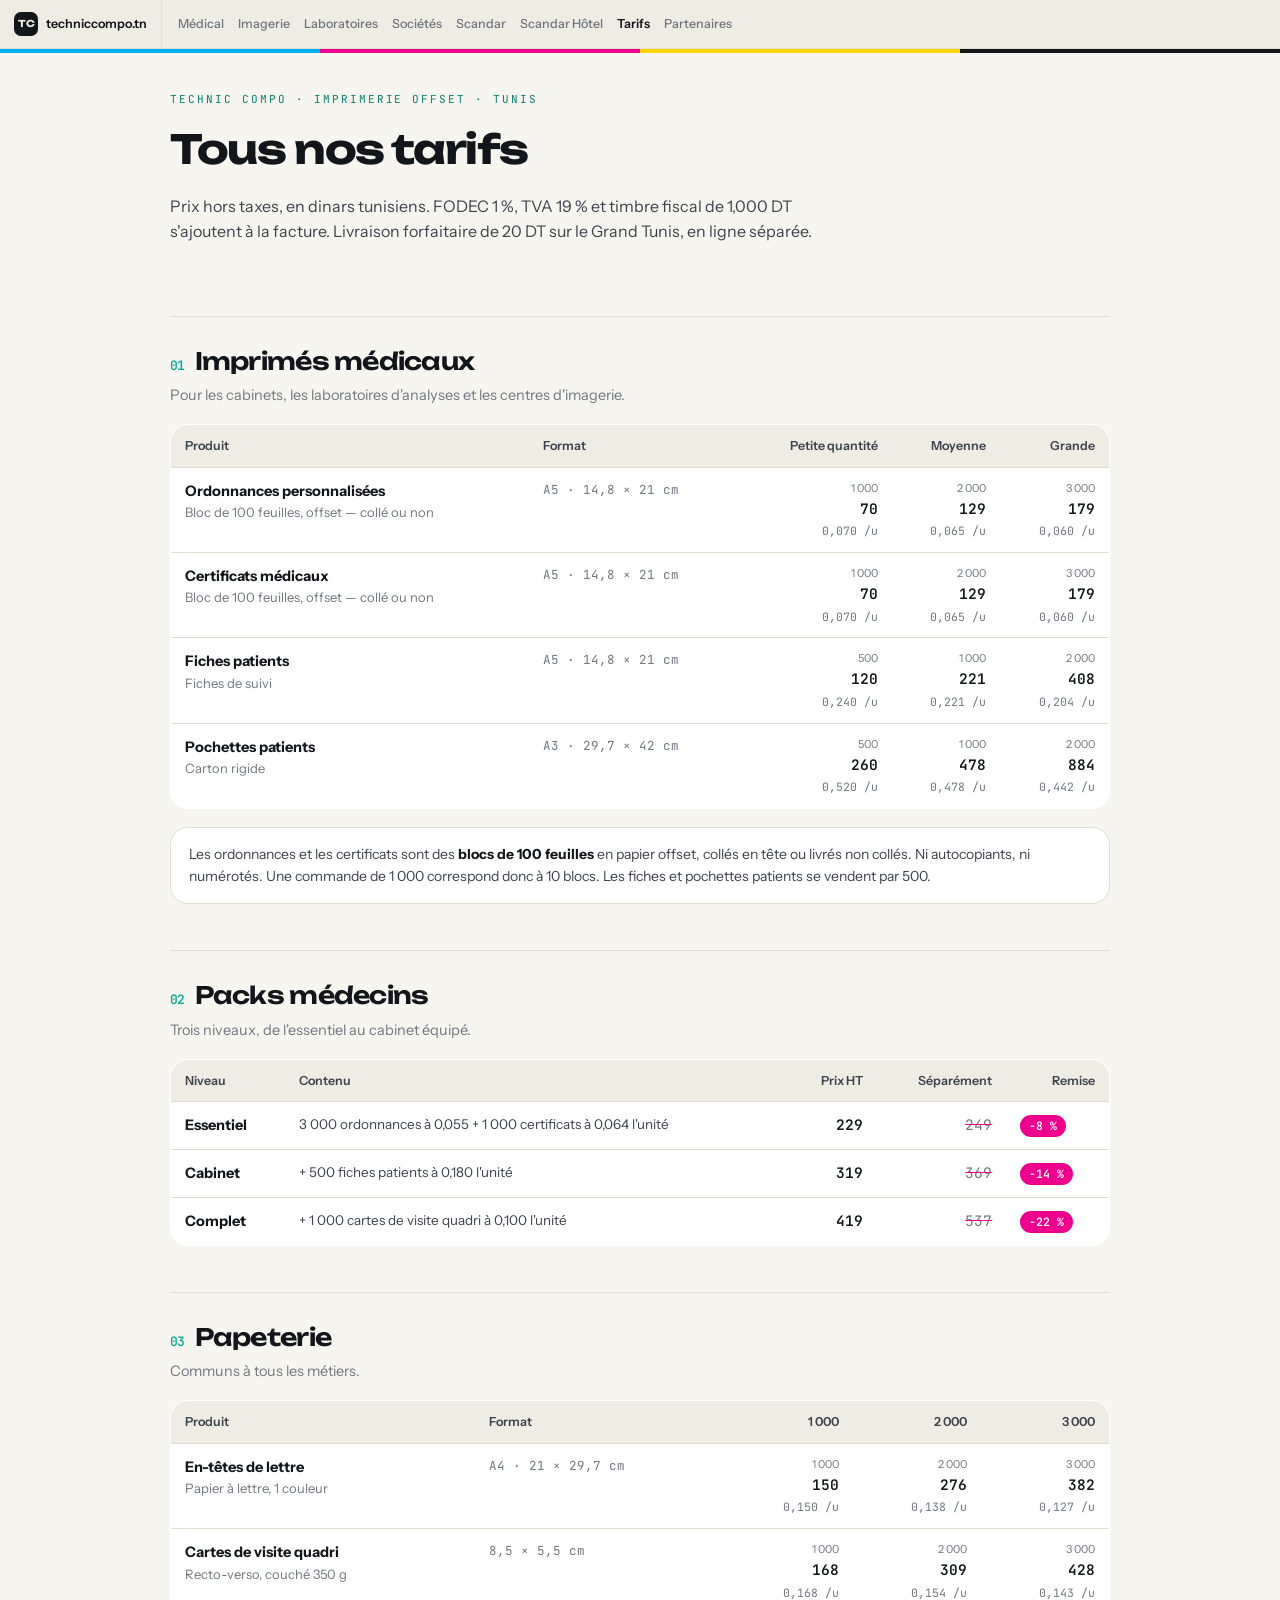
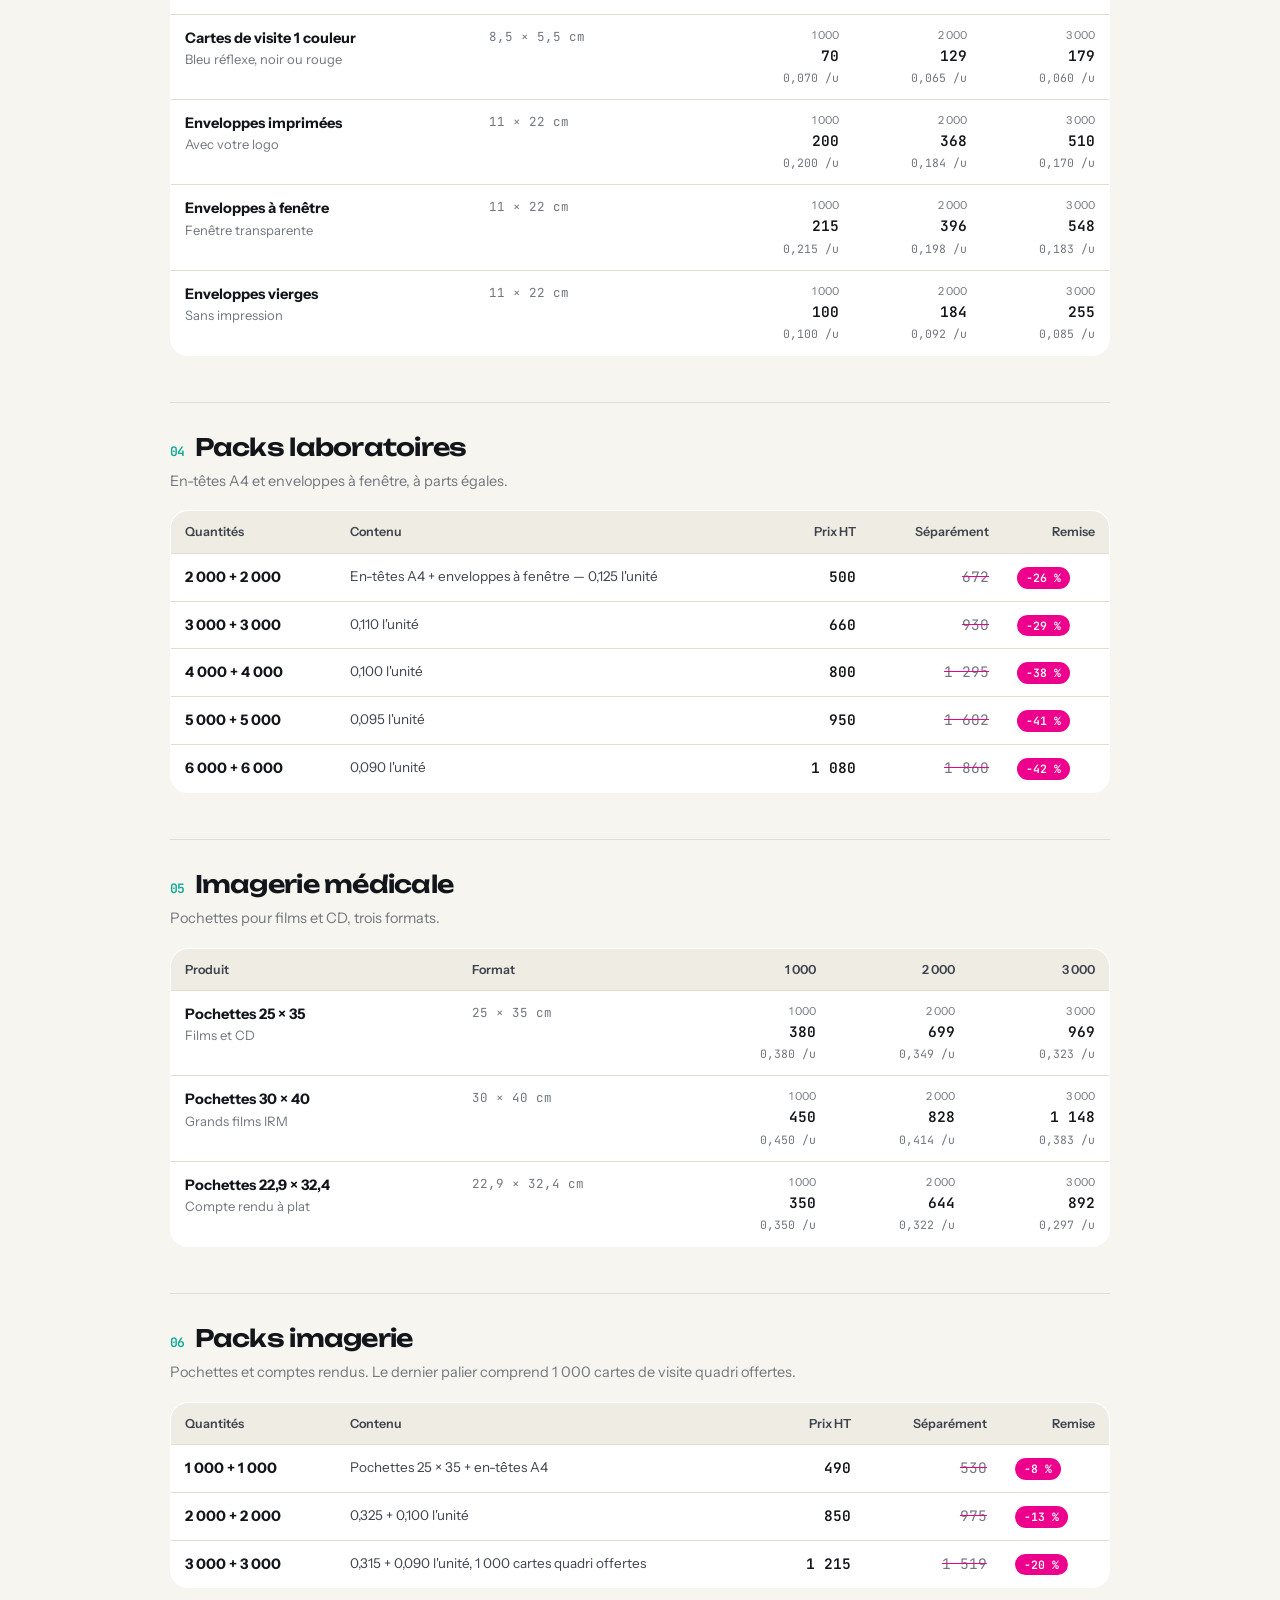
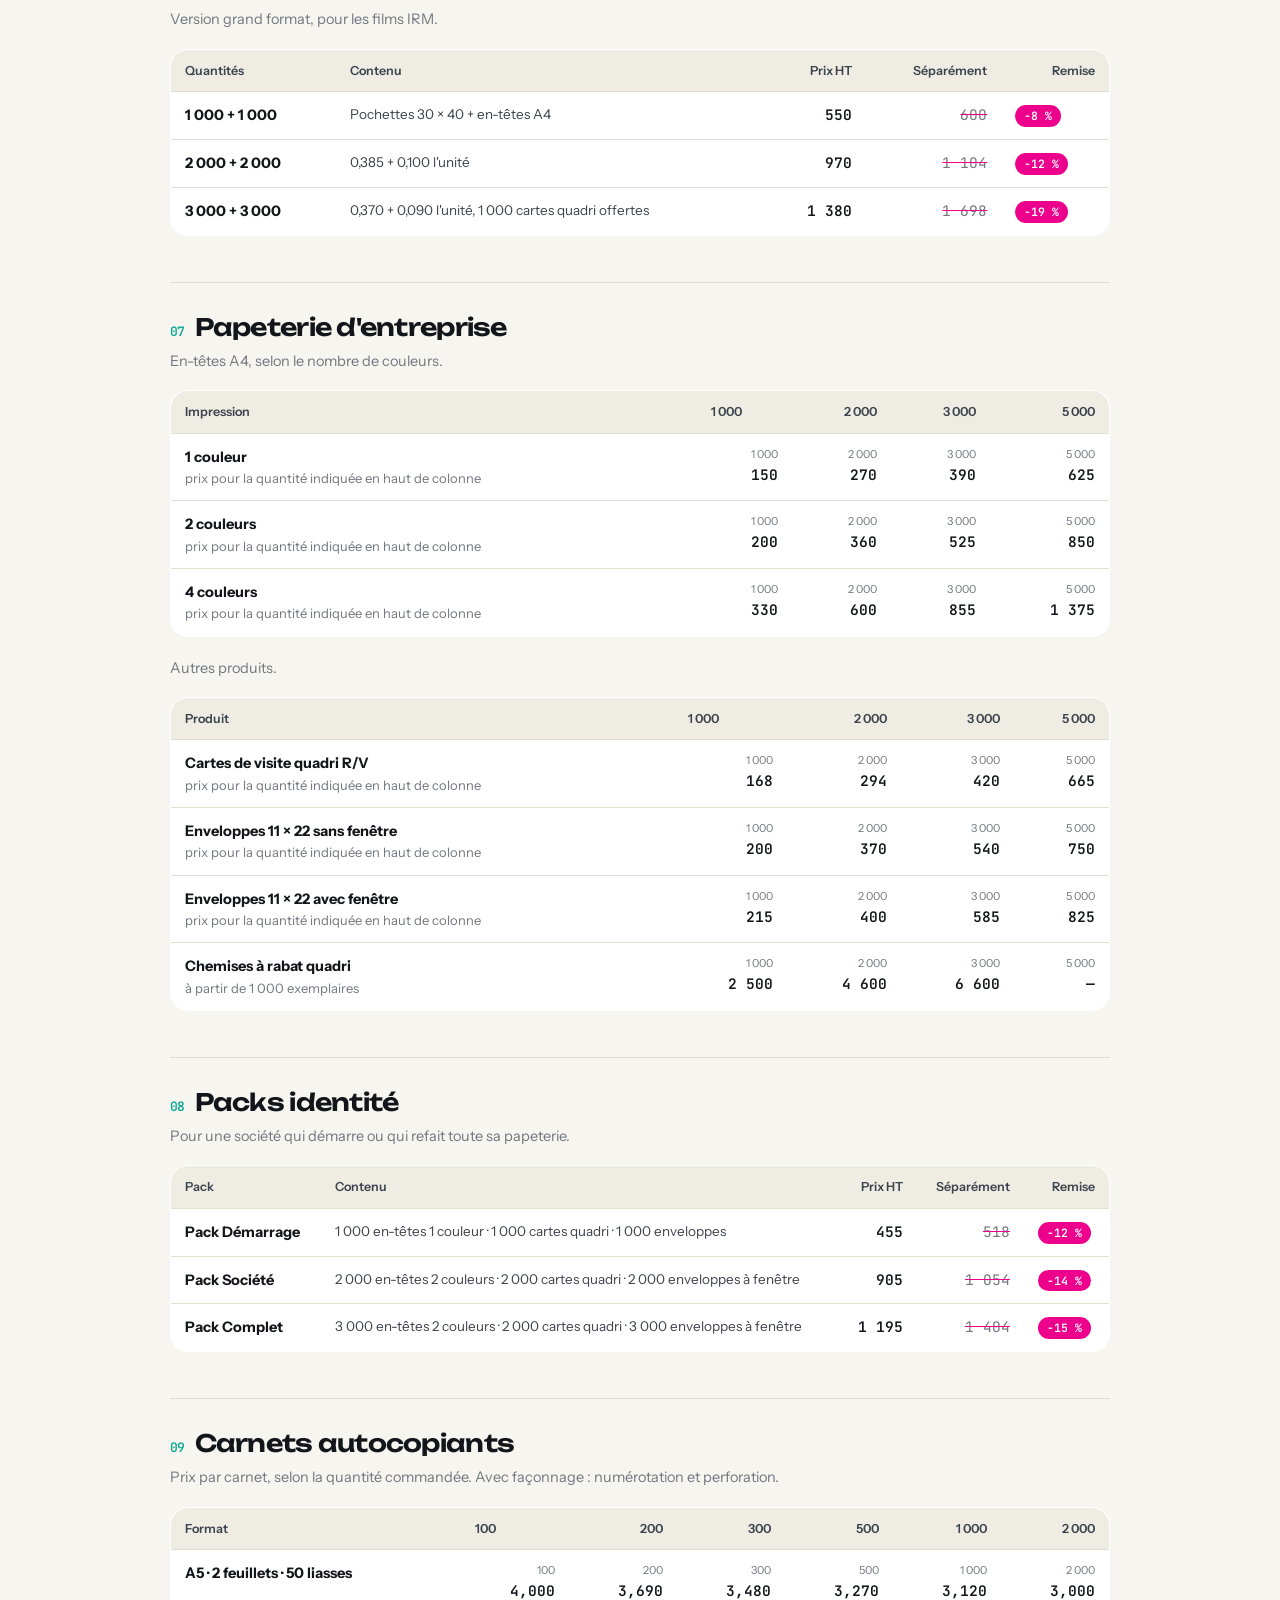
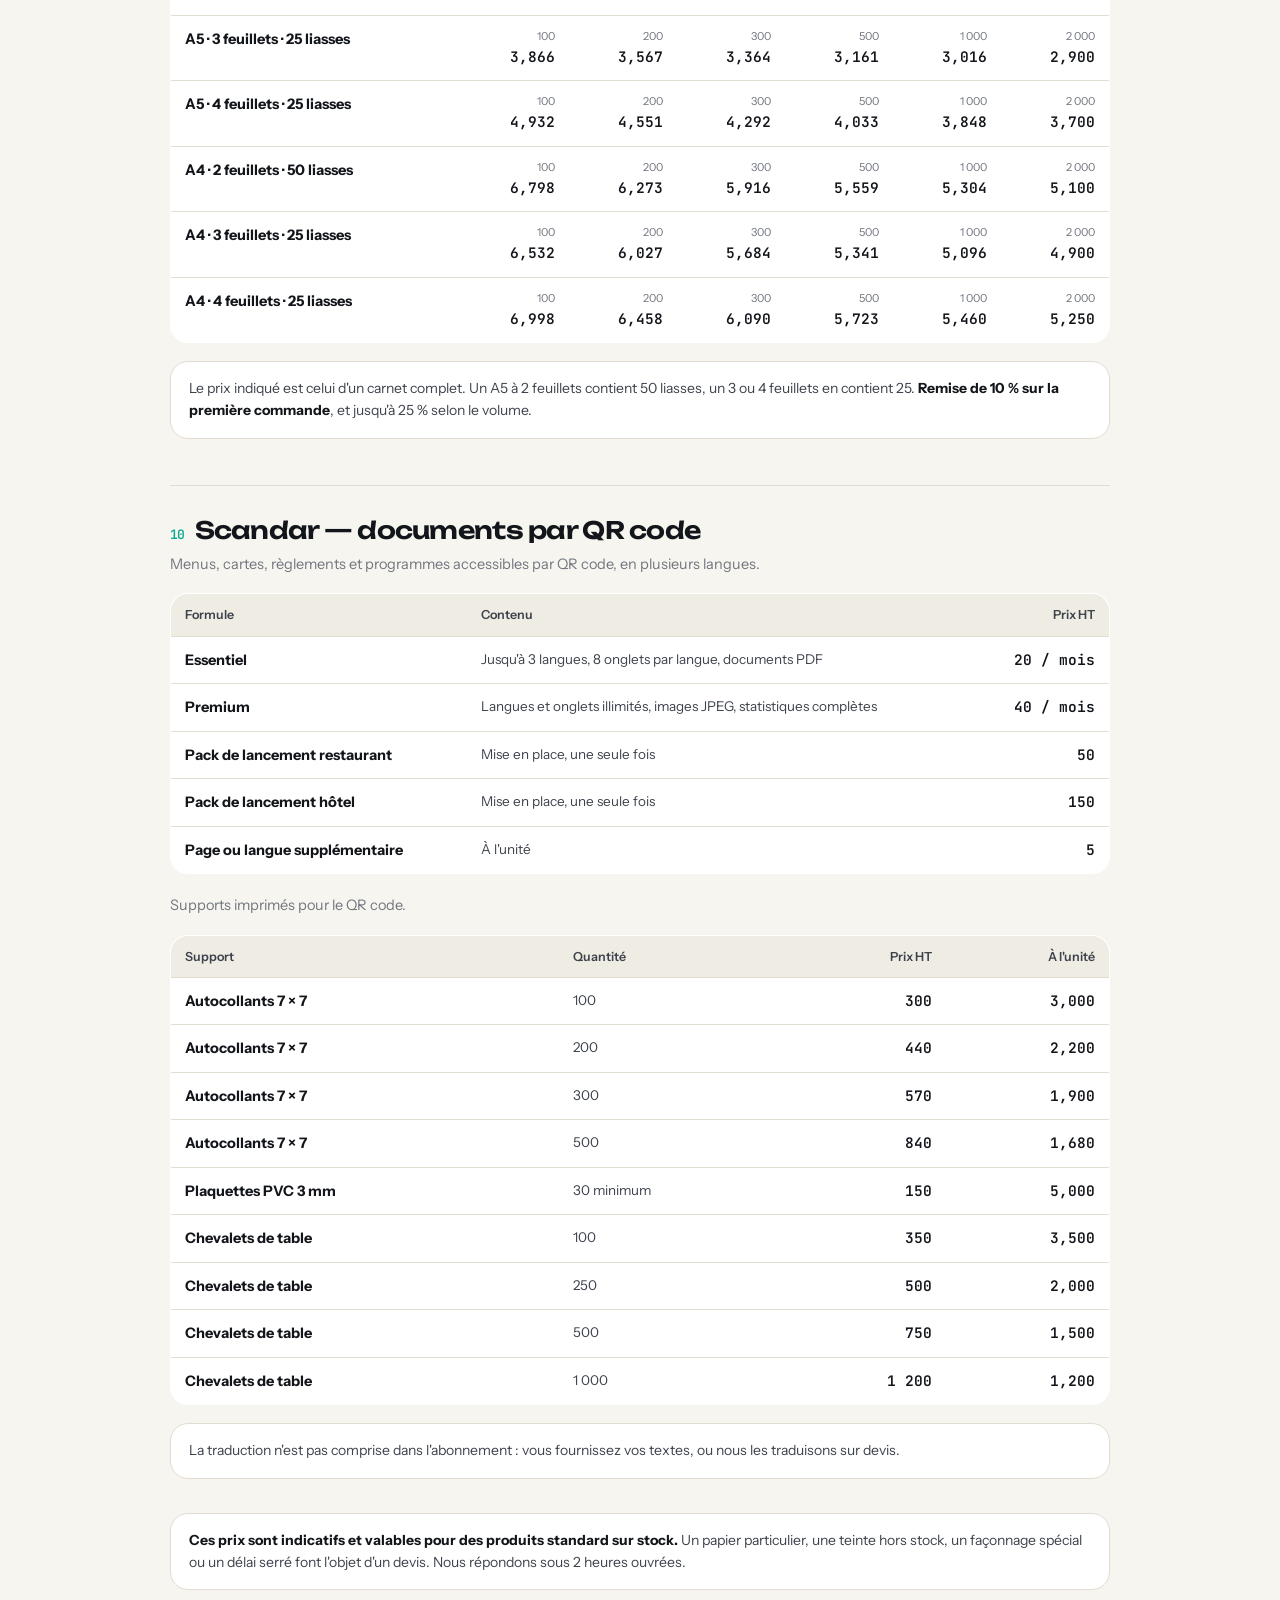
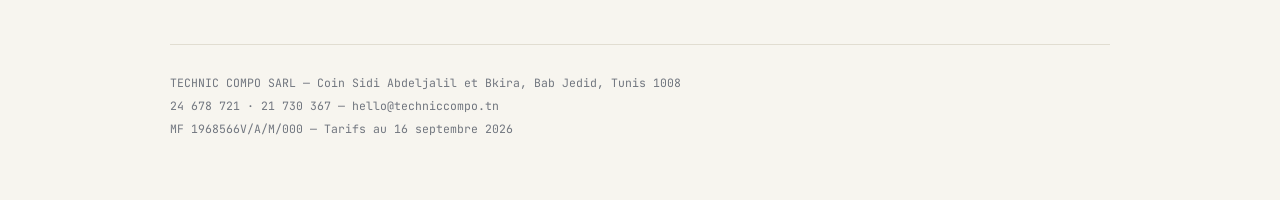
<file: tarifs/index.html>
<!DOCTYPE html>
<html lang="fr">
<head>
<meta charset="utf-8">
<meta name="viewport" content="width=device-width,initial-scale=1,viewport-fit=cover">
<title>Tarifs — Technic Compo, imprimerie offset à Tunis</title>
<meta name="description" content="Tous les tarifs de Technic Compo : blocs d'ordonnances et de certificats, carnets autocopiants, en-têtes, cartes de visite, enveloppes, pochettes d'imagerie, packs santé et entreprise. Prix HT à Tunis.">
<meta property="og:title" content="Tarifs — Technic Compo">
<meta property="og:description" content="Tous les prix de l'imprimerie Technic Compo à Tunis : imprimés médicaux, papeterie d'entreprise, packs et carnets autocopiants.">
<meta property="og:type" content="website">
<link rel="preconnect" href="https://fonts.googleapis.com">
<link rel="preconnect" href="https://fonts.gstatic.com" crossorigin>
<link href="https://fonts.googleapis.com/css2?family=Unbounded:wght@500;600;700&family=Instrument+Sans:wght@400;500;600&family=JetBrains+Mono:wght@400;500;600&display=swap" rel="stylesheet">
<style>
:root{--paper:#F7F5EF;--paper2:#EFECE3;--card:#fff;--ink:#12151A;--ink2:#3D434D;--ink3:#71767F;
--line:#E1DDD1;--teal:#0BA894;--teal-dk:#087F71;--cyan:#00AEEF;--magenta:#EC008C;--yellow:#FFD400;--r:18px}
*{box-sizing:border-box}
body{margin:0;background:var(--paper);color:var(--ink);font-family:'Instrument Sans',system-ui,sans-serif;
font-size:16px;line-height:1.55}
.cmjn{display:flex;height:4px}.cmjn i{flex:1}
.wrap{max-width:980px;margin:0 auto;padding:0 20px 60px}
header{padding:38px 0 26px}
.kick{font-family:'JetBrains Mono',monospace;font-size:11px;letter-spacing:.18em;text-transform:uppercase;color:var(--teal-dk)}
h1{font-family:'Unbounded',sans-serif;font-size:clamp(28px,5vw,40px);font-weight:700;letter-spacing:-.035em;margin:10px 0 0}
.lede{color:var(--ink2);margin:14px 0 0;max-width:60ch}
h2{font-family:'Unbounded',sans-serif;font-size:clamp(19px,2.8vw,24px);font-weight:600;letter-spacing:-.03em;
margin:46px 0 4px;padding-top:26px;border-top:1px solid var(--line)}
h2 .n{color:var(--teal);font-family:'JetBrains Mono',monospace;font-size:13px;margin-right:10px}
.sub{color:var(--ink3);font-size:14.5px;margin:0 0 18px}
table{width:100%;border-collapse:collapse;background:var(--card);border:1px solid var(--line);
border-radius:var(--r);overflow:hidden;margin:0 0 16px;font-size:14.5px}
thead th{background:var(--paper2);text-align:left;font-weight:600;font-size:12.5px;padding:11px 14px;
color:var(--ink2);white-space:nowrap}
thead th:not(:first-child):not(:nth-child(2)){text-align:right}
td{padding:12px 14px;border-top:1px solid var(--line);vertical-align:top}
td.p,td.old{text-align:right;font-family:'JetBrains Mono',monospace;white-space:nowrap}
td.p{font-weight:600}
td.p .u{display:block;font-weight:400;font-size:11.5px;color:var(--ink3);margin-top:2px}
td.p[data-q$="000"]::before,td.p[data-q="100"]::before,td.p[data-q="200"]::before,
td.p[data-q="300"]::before,td.p[data-q="500"]::before{content:attr(data-q);display:block;
font-family:'Instrument Sans',sans-serif;font-size:11px;font-weight:400;color:var(--ink3);margin-bottom:1px}
td.old{color:var(--ink3);text-decoration:line-through;text-decoration-color:var(--magenta)}
td.f{color:var(--ink3);font-family:'JetBrains Mono',monospace;font-size:12.5px;white-space:nowrap}
td.d2{color:var(--ink2);font-size:13.5px}
span.d{display:block;color:var(--ink3);font-size:13px;font-weight:400}
.rem{display:inline-block;background:var(--magenta);color:#fff;border-radius:999px;padding:2px 9px;
font-family:'JetBrains Mono',monospace;font-size:11.5px;font-weight:600}
.note{background:var(--card);border:1px solid var(--line);border-radius:var(--r);padding:16px 18px;
color:var(--ink2);font-size:14px;margin:18px 0 0}
.note strong{color:var(--ink)}
footer{margin-top:54px;padding-top:26px;border-top:1px solid var(--line);font-family:'JetBrains Mono',monospace;
font-size:11.5px;color:var(--ink3);line-height:2}
@media(max-width:620px){
  table,thead,tbody,tr,td,th{display:block}
  thead{display:none}
  tr{border-top:1px solid var(--line);padding:12px 14px}
  tr:first-child{border-top:none}
  td{border:none;padding:2px 0;display:flex;justify-content:space-between;gap:14px}
  td.p::before,td.old::before{content:attr(data-q);display:inline;font-size:14px;margin:0;
  font-family:'Instrument Sans',sans-serif;font-weight:400;color:var(--ink3)}
  td.d2::before{content:"Contenu";color:var(--ink3);font-size:14px;margin-right:14px}
  td.f::before{content:"Format";color:var(--ink3);font-size:14px;margin-right:14px}
}
/* ---- Menu de retour, identique sur toutes les pages ---- */
.tcnav{position:relative;z-index:60;background:var(--nv-bg);border-bottom:1px solid var(--nv-line);
  display:flex;align-items:center;gap:14px;padding:0 14px;overflow-x:auto;-webkit-overflow-scrolling:touch;
  scrollbar-width:none}
.tcnav::-webkit-scrollbar{display:none}
.tcnav a{flex:none;text-decoration:none;font-family:'Instrument Sans',system-ui,sans-serif;
  font-size:12.5px;font-weight:500;color:var(--nv-mut);padding:12px 0;white-space:nowrap}
.tcnav a:hover{color:var(--nv-ink)}
.tcnav a.home{display:flex;align-items:center;gap:8px;font-weight:600;color:var(--nv-ink);
  padding-right:14px;margin-right:2px;border-right:1px solid var(--nv-line)}
.tcnav .bdg{width:24px;height:24px;border-radius:7px;background:var(--nv-ink);color:var(--nv-bg);
  display:grid;place-items:center;font-family:'Unbounded',sans-serif;font-size:9.5px;font-weight:700}
.tcnav a.on{color:var(--nv-ink);font-weight:600}
.tcnav a{font-family:'Instrument Sans',system-ui,sans-serif}
.tcnav .bdg{font-family:'Unbounded',sans-serif}
</style>
</head>
<body>
<nav class="tcnav" style="--nv-bg:#EFECE3;--nv-line:#E1DDD1;--nv-ink:#12151A;--nv-mut:#6E747C">
  <a class="home" href="/"><span class="bdg">TC</span> techniccompo.tn</a>
  <a href="/medical/">Médical</a>
  <a href="/medical/?espace=img">Imagerie</a>
  <a href="/medical/?espace=labo">Laboratoires</a>
  <a href="/societes/">Sociétés</a>
  <a href="/scandar/">Scandar</a>
  <a href="/scandar/commander/">Scandar Hôtel</a>
  <a href="/tarifs/" class="on">Tarifs</a>
  <a href="/partenaires/">Partenaires</a>
</nav>
<style>
/* ====== CALAGE PRESSE — transition de page ====== */
.tcload{position:fixed;inset:0;z-index:9999;background:var(--lo-bg);display:flex;align-items:center;
  justify-content:center;transition:opacity .5s ease,visibility .5s}
.tcload.done{opacity:0;visibility:hidden;pointer-events:none}
.tcload .lpass{position:absolute;inset:0;transform:translateX(-102%);mix-blend-mode:var(--lo-blend);pointer-events:none}
.tcload .lpass.c{background:var(--lo-a);animation:tclpass .5s cubic-bezier(.6,0,.3,1) .05s forwards}
.tcload .lpass.m{background:var(--lo-b);animation:tclpass .5s cubic-bezier(.6,0,.3,1) .19s forwards}
.tcload .lpass.y{background:var(--lo-c);animation:tclpass .5s cubic-bezier(.6,0,.3,1) .33s forwards}
.tcload .lpass.k{background:var(--lo-ink);animation:tclpass .5s cubic-bezier(.6,0,.3,1) .47s forwards;mix-blend-mode:normal}
@keyframes tclpass{0%{transform:translateX(-102%)}100%{transform:translateX(102%)}}
.tcload .lcore{position:relative;text-align:center;z-index:2}
.tcload .lbadge{position:relative;width:58px;height:58px;margin:0 auto 16px;background:var(--lo-ink);
  color:var(--lo-bg);border-radius:16px;display:flex;align-items:center;justify-content:center;
  font-family:'Instrument Sans',system-ui,sans-serif;font-weight:700;font-size:18px;letter-spacing:-.02em;overflow:hidden}
.tcload .lbadge::after{content:'';position:absolute;bottom:0;left:0;right:0;height:6px;
  background:linear-gradient(90deg,var(--lo-a) 33%,var(--lo-b) 33% 66%,var(--lo-c) 66%)}
.tcload .lt{font-family:'JetBrains Mono',ui-monospace,monospace;font-size:.7rem;font-weight:600;
  letter-spacing:.2em;text-transform:uppercase;color:var(--lo-mut)}
.tcload .ld{display:flex;gap:8px;justify-content:center;margin-top:14px}
.tcload .ld i{width:10px;height:10px;border-radius:2px;opacity:0;animation:tcldot .3s forwards}
.tcload .ld i:nth-child(1){background:var(--lo-a);animation-delay:.12s}
.tcload .ld i:nth-child(2){background:var(--lo-b);animation-delay:.26s}
.tcload .ld i:nth-child(3){background:var(--lo-c);animation-delay:.40s}
.tcload .ld i:nth-child(4){background:var(--lo-ink);animation-delay:.54s}
@keyframes tcldot{from{opacity:0;transform:scale(.4)}to{opacity:1;transform:scale(1)}}
@media(prefers-reduced-motion:reduce){.tcload{display:none}}
</style>
<div class="tcload" id="tcload" aria-hidden="true"
     style="--lo-bg:#F7F5EF;--lo-ink:#12151A;--lo-mut:#71767F;--lo-a:#00AEEF;--lo-b:#EC008C;--lo-c:#FFD400;--lo-blend:multiply">
  <span class="lpass c"></span><span class="lpass m"></span><span class="lpass y"></span><span class="lpass k"></span>
  <div class="lcore">
    <div class="lbadge">TC</div>
    <div class="lt">Tarifs</div>
    <div class="ld"><i></i><i></i><i></i><i></i></div>
  </div>
</div>
<noscript><style>.tcload{display:none}</style></noscript>
<script>
(function(){
  var l=document.getElementById('tcload'); if(!l) return;
  if(matchMedia('(prefers-reduced-motion: reduce)').matches){ l.style.display='none'; return; }
  setTimeout(function(){ l.classList.add('done'); }, 950);
  setTimeout(function(){ l.style.display='none'; }, 1500);
})();
</script>

<div class="cmjn"><i style="background:var(--cyan)"></i><i style="background:var(--magenta)"></i><i style="background:var(--yellow)"></i><i style="background:var(--ink)"></i></div>
<div class="wrap">

<header>
  <div class="kick">Technic Compo · Imprimerie offset · Tunis</div>
  <h1>Tous nos tarifs</h1>
  <p class="lede">Prix hors taxes, en dinars tunisiens. FODEC 1 %, TVA 19 % et timbre fiscal de 1,000 DT
  s'ajoutent à la facture. Livraison forfaitaire de 20 DT sur le Grand Tunis, en ligne séparée.</p>
</header>

<h2><span class="n">01</span>Imprimés médicaux</h2>
<p class="sub">Pour les cabinets, les laboratoires d'analyses et les centres d'imagerie.</p>
<table><thead><tr><th>Produit</th><th>Format</th><th>Petite quantité</th><th>Moyenne</th><th>Grande</th></tr></thead><tbody><tr><td><strong>Ordonnances personnalisées</strong><span class="d">Bloc de 100 feuilles, offset — collé ou non</span></td><td class="f">A5 · 14,8 × 21 cm</td><td class="p" data-q="1 000">70<span class="u">0,070 /u</span></td><td class="p" data-q="2 000">129<span class="u">0,065 /u</span></td><td class="p" data-q="3 000">179<span class="u">0,060 /u</span></td></tr><tr><td><strong>Certificats médicaux</strong><span class="d">Bloc de 100 feuilles, offset — collé ou non</span></td><td class="f">A5 · 14,8 × 21 cm</td><td class="p" data-q="1 000">70<span class="u">0,070 /u</span></td><td class="p" data-q="2 000">129<span class="u">0,065 /u</span></td><td class="p" data-q="3 000">179<span class="u">0,060 /u</span></td></tr><tr><td><strong>Fiches patients</strong><span class="d">Fiches de suivi</span></td><td class="f">A5 · 14,8 × 21 cm</td><td class="p" data-q="500">120<span class="u">0,240 /u</span></td><td class="p" data-q="1 000">221<span class="u">0,221 /u</span></td><td class="p" data-q="2 000">408<span class="u">0,204 /u</span></td></tr><tr><td><strong>Pochettes patients</strong><span class="d">Carton rigide</span></td><td class="f">A3 · 29,7 × 42 cm</td><td class="p" data-q="500">260<span class="u">0,520 /u</span></td><td class="p" data-q="1 000">478<span class="u">0,478 /u</span></td><td class="p" data-q="2 000">884<span class="u">0,442 /u</span></td></tr></tbody></table>
<div class="note">Les ordonnances et les certificats sont des <strong>blocs de 100 feuilles</strong> en papier offset, collés en tête ou livrés non collés. Ni autocopiants, ni numérotés. Une commande de 1 000 correspond donc à 10 blocs. Les fiches et pochettes patients se vendent par 500.</div>

<h2><span class="n">02</span>Packs médecins</h2>
<p class="sub">Trois niveaux, de l'essentiel au cabinet équipé.</p>
<table><thead><tr><th>Niveau</th><th>Contenu</th><th>Prix HT</th><th>Séparément</th><th>Remise</th></tr></thead><tbody><tr><td><strong>Essentiel</strong></td><td class="d2">3 000 ordonnances à 0,055 + 1 000 certificats à 0,064 l'unité</td><td class="p" data-q="Prix HT">229</td><td class="old" data-q="Séparément">249</td><td><span class="rem">−8 %</span></td></tr><tr><td><strong>Cabinet</strong></td><td class="d2">+ 500 fiches patients à 0,180 l'unité</td><td class="p" data-q="Prix HT">319</td><td class="old" data-q="Séparément">369</td><td><span class="rem">−14 %</span></td></tr><tr><td><strong>Complet</strong></td><td class="d2">+ 1 000 cartes de visite quadri à 0,100 l'unité</td><td class="p" data-q="Prix HT">419</td><td class="old" data-q="Séparément">537</td><td><span class="rem">−22 %</span></td></tr></tbody></table>

<h2><span class="n">03</span>Papeterie</h2>
<p class="sub">Communs à tous les métiers.</p>
<table><thead><tr><th>Produit</th><th>Format</th><th>1 000</th><th>2 000</th><th>3 000</th></tr></thead><tbody><tr><td><strong>En-têtes de lettre</strong><span class="d">Papier à lettre, 1 couleur</span></td><td class="f">A4 · 21 × 29,7 cm</td><td class="p" data-q="1 000">150<span class="u">0,150 /u</span></td><td class="p" data-q="2 000">276<span class="u">0,138 /u</span></td><td class="p" data-q="3 000">382<span class="u">0,127 /u</span></td></tr><tr><td><strong>Cartes de visite quadri</strong><span class="d">Recto-verso, couché 350 g</span></td><td class="f">8,5 × 5,5 cm</td><td class="p" data-q="1 000">168<span class="u">0,168 /u</span></td><td class="p" data-q="2 000">309<span class="u">0,154 /u</span></td><td class="p" data-q="3 000">428<span class="u">0,143 /u</span></td></tr><tr><td><strong>Cartes de visite 1 couleur</strong><span class="d">Bleu réflexe, noir ou rouge</span></td><td class="f">8,5 × 5,5 cm</td><td class="p" data-q="1 000">70<span class="u">0,070 /u</span></td><td class="p" data-q="2 000">129<span class="u">0,065 /u</span></td><td class="p" data-q="3 000">179<span class="u">0,060 /u</span></td></tr><tr><td><strong>Enveloppes imprimées</strong><span class="d">Avec votre logo</span></td><td class="f">11 × 22 cm</td><td class="p" data-q="1 000">200<span class="u">0,200 /u</span></td><td class="p" data-q="2 000">368<span class="u">0,184 /u</span></td><td class="p" data-q="3 000">510<span class="u">0,170 /u</span></td></tr><tr><td><strong>Enveloppes à fenêtre</strong><span class="d">Fenêtre transparente</span></td><td class="f">11 × 22 cm</td><td class="p" data-q="1 000">215<span class="u">0,215 /u</span></td><td class="p" data-q="2 000">396<span class="u">0,198 /u</span></td><td class="p" data-q="3 000">548<span class="u">0,183 /u</span></td></tr><tr><td><strong>Enveloppes vierges</strong><span class="d">Sans impression</span></td><td class="f">11 × 22 cm</td><td class="p" data-q="1 000">100<span class="u">0,100 /u</span></td><td class="p" data-q="2 000">184<span class="u">0,092 /u</span></td><td class="p" data-q="3 000">255<span class="u">0,085 /u</span></td></tr></tbody></table>

<h2><span class="n">04</span>Packs laboratoires</h2>
<p class="sub">En-têtes A4 et enveloppes à fenêtre, à parts égales.</p>
<table><thead><tr><th>Quantités</th><th>Contenu</th><th>Prix HT</th><th>Séparément</th><th>Remise</th></tr></thead><tbody><tr><td><strong>2 000 + 2 000</strong></td><td class="d2">En-têtes A4 + enveloppes à fenêtre — 0,125 l'unité</td><td class="p" data-q="Prix HT">500</td><td class="old" data-q="Séparément">672</td><td><span class="rem">−26 %</span></td></tr><tr><td><strong>3 000 + 3 000</strong></td><td class="d2">0,110 l'unité</td><td class="p" data-q="Prix HT">660</td><td class="old" data-q="Séparément">930</td><td><span class="rem">−29 %</span></td></tr><tr><td><strong>4 000 + 4 000</strong></td><td class="d2">0,100 l'unité</td><td class="p" data-q="Prix HT">800</td><td class="old" data-q="Séparément">1 295</td><td><span class="rem">−38 %</span></td></tr><tr><td><strong>5 000 + 5 000</strong></td><td class="d2">0,095 l'unité</td><td class="p" data-q="Prix HT">950</td><td class="old" data-q="Séparément">1 602</td><td><span class="rem">−41 %</span></td></tr><tr><td><strong>6 000 + 6 000</strong></td><td class="d2">0,090 l'unité</td><td class="p" data-q="Prix HT">1 080</td><td class="old" data-q="Séparément">1 860</td><td><span class="rem">−42 %</span></td></tr></tbody></table>

<h2><span class="n">05</span>Imagerie médicale</h2>
<p class="sub">Pochettes pour films et CD, trois formats.</p>
<table><thead><tr><th>Produit</th><th>Format</th><th>1 000</th><th>2 000</th><th>3 000</th></tr></thead><tbody><tr><td><strong>Pochettes 25 × 35</strong><span class="d">Films et CD</span></td><td class="f">25 × 35 cm</td><td class="p" data-q="1 000">380<span class="u">0,380 /u</span></td><td class="p" data-q="2 000">699<span class="u">0,349 /u</span></td><td class="p" data-q="3 000">969<span class="u">0,323 /u</span></td></tr><tr><td><strong>Pochettes 30 × 40</strong><span class="d">Grands films IRM</span></td><td class="f">30 × 40 cm</td><td class="p" data-q="1 000">450<span class="u">0,450 /u</span></td><td class="p" data-q="2 000">828<span class="u">0,414 /u</span></td><td class="p" data-q="3 000">1 148<span class="u">0,383 /u</span></td></tr><tr><td><strong>Pochettes 22,9 × 32,4</strong><span class="d">Compte rendu à plat</span></td><td class="f">22,9 × 32,4 cm</td><td class="p" data-q="1 000">350<span class="u">0,350 /u</span></td><td class="p" data-q="2 000">644<span class="u">0,322 /u</span></td><td class="p" data-q="3 000">892<span class="u">0,297 /u</span></td></tr></tbody></table>

<h2><span class="n">06</span>Packs imagerie</h2>
<p class="sub">Pochettes et comptes rendus. Le dernier palier comprend 1 000 cartes de visite quadri offertes.</p>
<table><thead><tr><th>Quantités</th><th>Contenu</th><th>Prix HT</th><th>Séparément</th><th>Remise</th></tr></thead><tbody><tr><td><strong>1 000 + 1 000</strong></td><td class="d2">Pochettes 25 × 35 + en-têtes A4</td><td class="p" data-q="Prix HT">490</td><td class="old" data-q="Séparément">530</td><td><span class="rem">−8 %</span></td></tr><tr><td><strong>2 000 + 2 000</strong></td><td class="d2">0,325 + 0,100 l'unité</td><td class="p" data-q="Prix HT">850</td><td class="old" data-q="Séparément">975</td><td><span class="rem">−13 %</span></td></tr><tr><td><strong>3 000 + 3 000</strong></td><td class="d2">0,315 + 0,090 l'unité, 1 000 cartes quadri offertes</td><td class="p" data-q="Prix HT">1 215</td><td class="old" data-q="Séparément">1 519</td><td><span class="rem">−20 %</span></td></tr></tbody></table>
<p class="sub" style="margin-top:20px">Version grand format, pour les films IRM.</p>
<table><thead><tr><th>Quantités</th><th>Contenu</th><th>Prix HT</th><th>Séparément</th><th>Remise</th></tr></thead><tbody><tr><td><strong>1 000 + 1 000</strong></td><td class="d2">Pochettes 30 × 40 + en-têtes A4</td><td class="p" data-q="Prix HT">550</td><td class="old" data-q="Séparément">600</td><td><span class="rem">−8 %</span></td></tr><tr><td><strong>2 000 + 2 000</strong></td><td class="d2">0,385 + 0,100 l'unité</td><td class="p" data-q="Prix HT">970</td><td class="old" data-q="Séparément">1 104</td><td><span class="rem">−12 %</span></td></tr><tr><td><strong>3 000 + 3 000</strong></td><td class="d2">0,370 + 0,090 l'unité, 1 000 cartes quadri offertes</td><td class="p" data-q="Prix HT">1 380</td><td class="old" data-q="Séparément">1 698</td><td><span class="rem">−19 %</span></td></tr></tbody></table>

<h2><span class="n">07</span>Papeterie d'entreprise</h2>
<p class="sub">En-têtes A4, selon le nombre de couleurs.</p>
<table><thead><tr><th>Impression</th><th>1 000</th><th>2 000</th><th>3 000</th><th>5 000</th></tr></thead><tbody><tr><td><strong>1 couleur</strong><span class="d">prix pour la quantité indiquée en haut de colonne</span></td><td class="p" data-q="1 000">150</td><td class="p" data-q="2 000">270</td><td class="p" data-q="3 000">390</td><td class="p" data-q="5 000">625</td></tr><tr><td><strong>2 couleurs</strong><span class="d">prix pour la quantité indiquée en haut de colonne</span></td><td class="p" data-q="1 000">200</td><td class="p" data-q="2 000">360</td><td class="p" data-q="3 000">525</td><td class="p" data-q="5 000">850</td></tr><tr><td><strong>4 couleurs</strong><span class="d">prix pour la quantité indiquée en haut de colonne</span></td><td class="p" data-q="1 000">330</td><td class="p" data-q="2 000">600</td><td class="p" data-q="3 000">855</td><td class="p" data-q="5 000">1 375</td></tr></tbody></table>
<p class="sub" style="margin-top:20px">Autres produits.</p>
<table><thead><tr><th>Produit</th><th>1 000</th><th>2 000</th><th>3 000</th><th>5 000</th></tr></thead><tbody><tr><td><strong>Cartes de visite quadri R/V</strong><span class="d">prix pour la quantité indiquée en haut de colonne</span></td><td class="p" data-q="1 000">168</td><td class="p" data-q="2 000">294</td><td class="p" data-q="3 000">420</td><td class="p" data-q="5 000">665</td></tr><tr><td><strong>Enveloppes 11 × 22 sans fenêtre</strong><span class="d">prix pour la quantité indiquée en haut de colonne</span></td><td class="p" data-q="1 000">200</td><td class="p" data-q="2 000">370</td><td class="p" data-q="3 000">540</td><td class="p" data-q="5 000">750</td></tr><tr><td><strong>Enveloppes 11 × 22 avec fenêtre</strong><span class="d">prix pour la quantité indiquée en haut de colonne</span></td><td class="p" data-q="1 000">215</td><td class="p" data-q="2 000">400</td><td class="p" data-q="3 000">585</td><td class="p" data-q="5 000">825</td></tr><tr><td><strong>Chemises à rabat quadri</strong><span class="d">à partir de 1 000 exemplaires</span></td><td class="p" data-q="1 000">2 500</td><td class="p" data-q="2 000">4 600</td><td class="p" data-q="3 000">6 600</td><td class="p" data-q="5 000">—</td></tr></tbody></table>

<h2><span class="n">08</span>Packs identité</h2>
<p class="sub">Pour une société qui démarre ou qui refait toute sa papeterie.</p>
<table><thead><tr><th>Pack</th><th>Contenu</th><th>Prix HT</th><th>Séparément</th><th>Remise</th></tr></thead><tbody><tr><td><strong>Pack Démarrage</strong></td><td class="d2">1 000 en-têtes 1 couleur · 1 000 cartes quadri · 1 000 enveloppes</td><td class="p" data-q="Prix HT">455</td><td class="old" data-q="Séparément">518</td><td><span class="rem">−12 %</span></td></tr><tr><td><strong>Pack Société</strong></td><td class="d2">2 000 en-têtes 2 couleurs · 2 000 cartes quadri · 2 000 enveloppes à fenêtre</td><td class="p" data-q="Prix HT">905</td><td class="old" data-q="Séparément">1 054</td><td><span class="rem">−14 %</span></td></tr><tr><td><strong>Pack Complet</strong></td><td class="d2">3 000 en-têtes 2 couleurs · 2 000 cartes quadri · 3 000 enveloppes à fenêtre</td><td class="p" data-q="Prix HT">1 195</td><td class="old" data-q="Séparément">1 404</td><td><span class="rem">−15 %</span></td></tr></tbody></table>

<h2><span class="n">09</span>Carnets autocopiants</h2>
<p class="sub">Prix par carnet, selon la quantité commandée. Avec façonnage : numérotation et perforation.</p>
<table><thead><tr><th>Format</th><th>100</th><th>200</th><th>300</th><th>500</th><th>1 000</th><th>2 000</th></tr></thead><tbody><tr><td><strong>A5 · 2 feuillets · 50 liasses</strong></td><td class="p" data-q="100">4,000</td><td class="p" data-q="200">3,690</td><td class="p" data-q="300">3,480</td><td class="p" data-q="500">3,270</td><td class="p" data-q="1 000">3,120</td><td class="p" data-q="2 000">3,000</td></tr><tr><td><strong>A5 · 3 feuillets · 25 liasses</strong></td><td class="p" data-q="100">3,866</td><td class="p" data-q="200">3,567</td><td class="p" data-q="300">3,364</td><td class="p" data-q="500">3,161</td><td class="p" data-q="1 000">3,016</td><td class="p" data-q="2 000">2,900</td></tr><tr><td><strong>A5 · 4 feuillets · 25 liasses</strong></td><td class="p" data-q="100">4,932</td><td class="p" data-q="200">4,551</td><td class="p" data-q="300">4,292</td><td class="p" data-q="500">4,033</td><td class="p" data-q="1 000">3,848</td><td class="p" data-q="2 000">3,700</td></tr><tr><td><strong>A4 · 2 feuillets · 50 liasses</strong></td><td class="p" data-q="100">6,798</td><td class="p" data-q="200">6,273</td><td class="p" data-q="300">5,916</td><td class="p" data-q="500">5,559</td><td class="p" data-q="1 000">5,304</td><td class="p" data-q="2 000">5,100</td></tr><tr><td><strong>A4 · 3 feuillets · 25 liasses</strong></td><td class="p" data-q="100">6,532</td><td class="p" data-q="200">6,027</td><td class="p" data-q="300">5,684</td><td class="p" data-q="500">5,341</td><td class="p" data-q="1 000">5,096</td><td class="p" data-q="2 000">4,900</td></tr><tr><td><strong>A4 · 4 feuillets · 25 liasses</strong></td><td class="p" data-q="100">6,998</td><td class="p" data-q="200">6,458</td><td class="p" data-q="300">6,090</td><td class="p" data-q="500">5,723</td><td class="p" data-q="1 000">5,460</td><td class="p" data-q="2 000">5,250</td></tr></tbody></table>
<div class="note">Le prix indiqué est celui d'un carnet complet. Un A5 à 2 feuillets contient 50 liasses,
un 3 ou 4 feuillets en contient 25. <strong>Remise de 10 % sur la première commande</strong>, et jusqu'à
25 % selon le volume.</div>

<h2><span class="n">10</span>Scandar — documents par QR code</h2>
<p class="sub">Menus, cartes, règlements et programmes accessibles par QR code, en plusieurs langues.</p>
<table><thead><tr><th>Formule</th><th>Contenu</th><th>Prix HT</th></tr></thead><tbody>
<tr><td><strong>Essentiel</strong></td><td class="d2">Jusqu'à 3 langues, 8 onglets par langue, documents PDF</td><td class="p" data-q="Prix HT">20 / mois</td></tr>
<tr><td><strong>Premium</strong></td><td class="d2">Langues et onglets illimités, images JPEG, statistiques complètes</td><td class="p" data-q="Prix HT">40 / mois</td></tr>
<tr><td><strong>Pack de lancement restaurant</strong></td><td class="d2">Mise en place, une seule fois</td><td class="p" data-q="Prix HT">50</td></tr>
<tr><td><strong>Pack de lancement hôtel</strong></td><td class="d2">Mise en place, une seule fois</td><td class="p" data-q="Prix HT">150</td></tr>
<tr><td><strong>Page ou langue supplémentaire</strong></td><td class="d2">À l'unité</td><td class="p" data-q="Prix HT">5</td></tr>
</tbody></table>
<p class="sub" style="margin-top:20px">Supports imprimés pour le QR code.</p>
<table><thead><tr><th>Support</th><th>Quantité</th><th>Prix HT</th><th>À l'unité</th></tr></thead><tbody>
<tr><td><strong>Autocollants 7 × 7</strong></td><td class="d2">100</td><td class="p" data-q="Prix HT">300</td><td class="p" data-q="À l'unité">3,000</td></tr>
<tr><td><strong>Autocollants 7 × 7</strong></td><td class="d2">200</td><td class="p" data-q="Prix HT">440</td><td class="p" data-q="À l'unité">2,200</td></tr>
<tr><td><strong>Autocollants 7 × 7</strong></td><td class="d2">300</td><td class="p" data-q="Prix HT">570</td><td class="p" data-q="À l'unité">1,900</td></tr>
<tr><td><strong>Autocollants 7 × 7</strong></td><td class="d2">500</td><td class="p" data-q="Prix HT">840</td><td class="p" data-q="À l'unité">1,680</td></tr>
<tr><td><strong>Plaquettes PVC 3 mm</strong></td><td class="d2">30 minimum</td><td class="p" data-q="Prix HT">150</td><td class="p" data-q="À l'unité">5,000</td></tr>
<tr><td><strong>Chevalets de table</strong></td><td class="d2">100</td><td class="p" data-q="Prix HT">350</td><td class="p" data-q="À l'unité">3,500</td></tr>
<tr><td><strong>Chevalets de table</strong></td><td class="d2">250</td><td class="p" data-q="Prix HT">500</td><td class="p" data-q="À l'unité">2,000</td></tr>
<tr><td><strong>Chevalets de table</strong></td><td class="d2">500</td><td class="p" data-q="Prix HT">750</td><td class="p" data-q="À l'unité">1,500</td></tr>
<tr><td><strong>Chevalets de table</strong></td><td class="d2">1 000</td><td class="p" data-q="Prix HT">1 200</td><td class="p" data-q="À l'unité">1,200</td></tr>
</tbody></table>
<div class="note">La traduction n'est pas comprise dans l'abonnement : vous fournissez vos textes,
ou nous les traduisons sur devis.</div>

<div class="note" style="margin-top:34px">
<strong>Ces prix sont indicatifs et valables pour des produits standard sur stock.</strong>
Un papier particulier, une teinte hors stock, un façonnage spécial ou un délai serré font l'objet
d'un devis. Nous répondons sous 2 heures ouvrées.
</div>

<footer>
TECHNIC COMPO SARL — Coin Sidi Abdeljalil et Bkira, Bab Jedid, Tunis 1008<br>
24 678 721 · 21 730 367 — hello@techniccompo.tn<br>
MF 1968566V/A/M/000 — Tarifs au 16 septembre 2026
</footer>

</div>
</body>
</html>
</file>
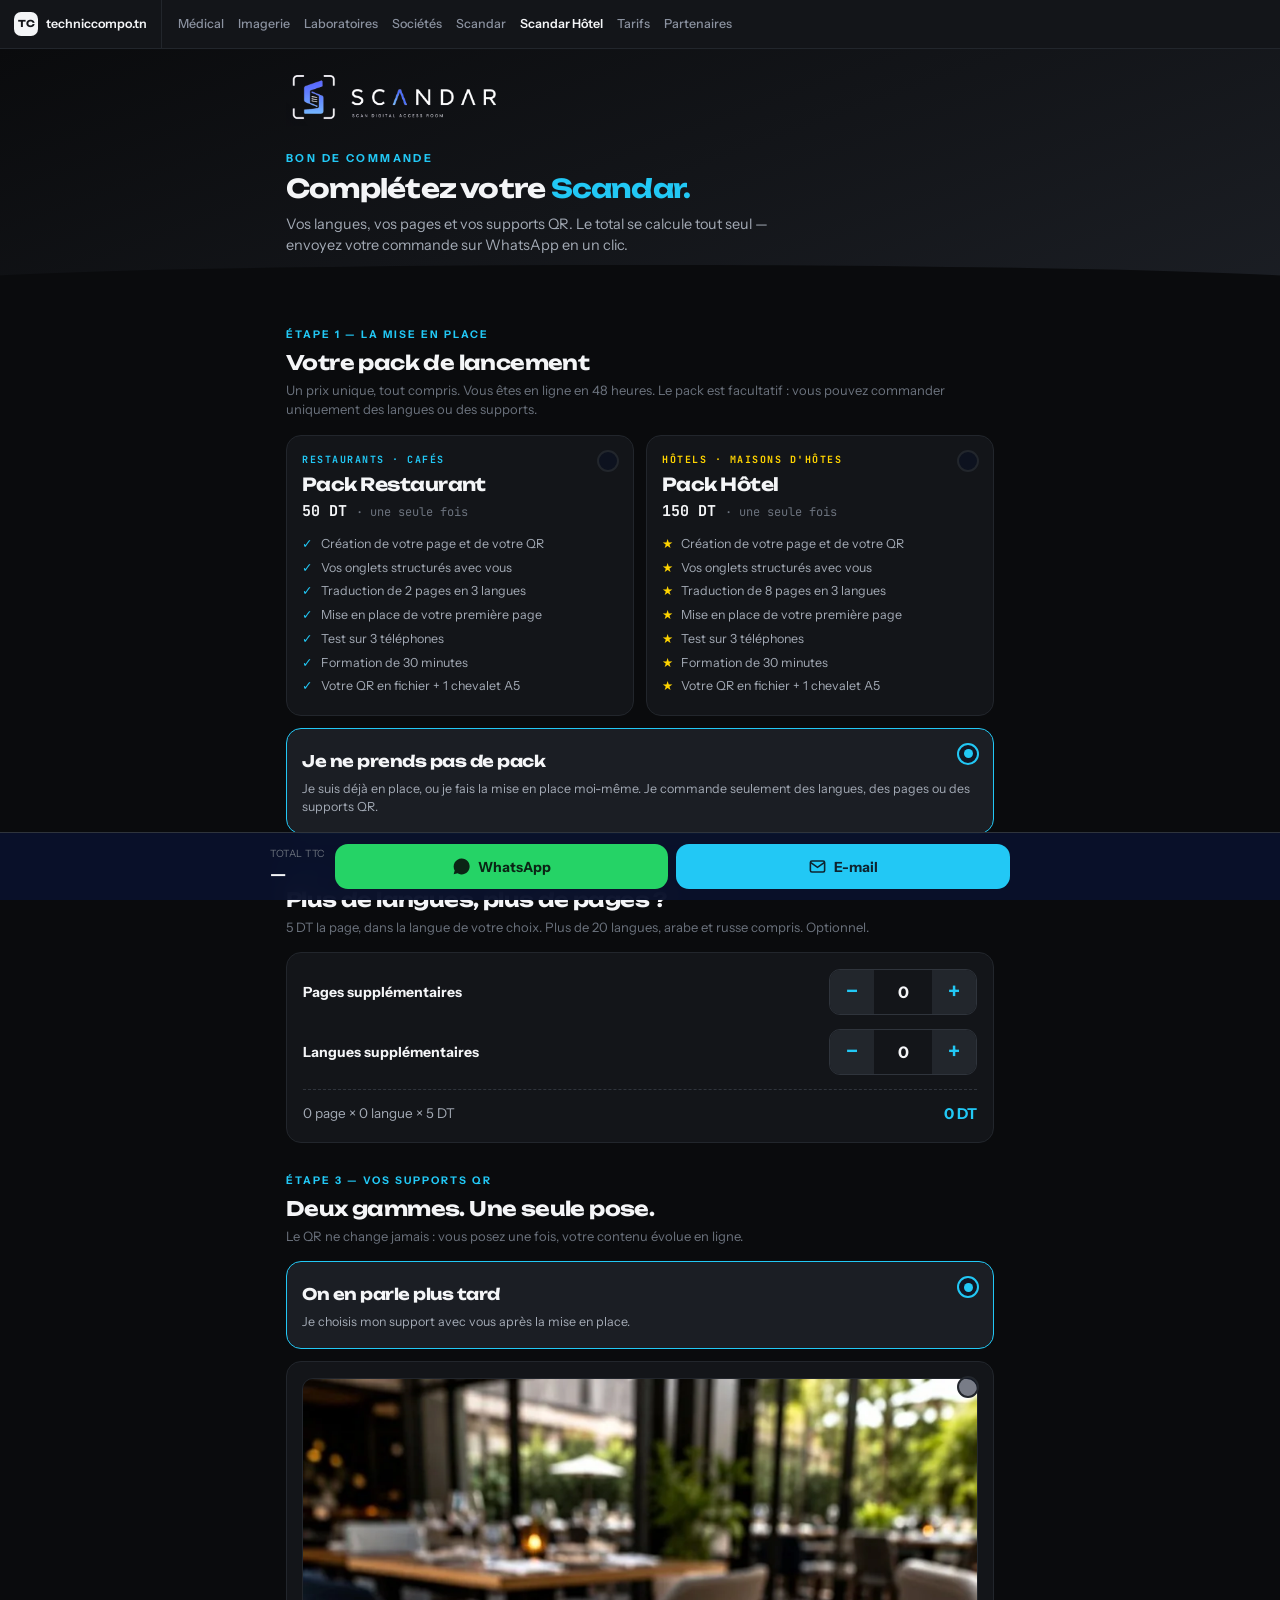
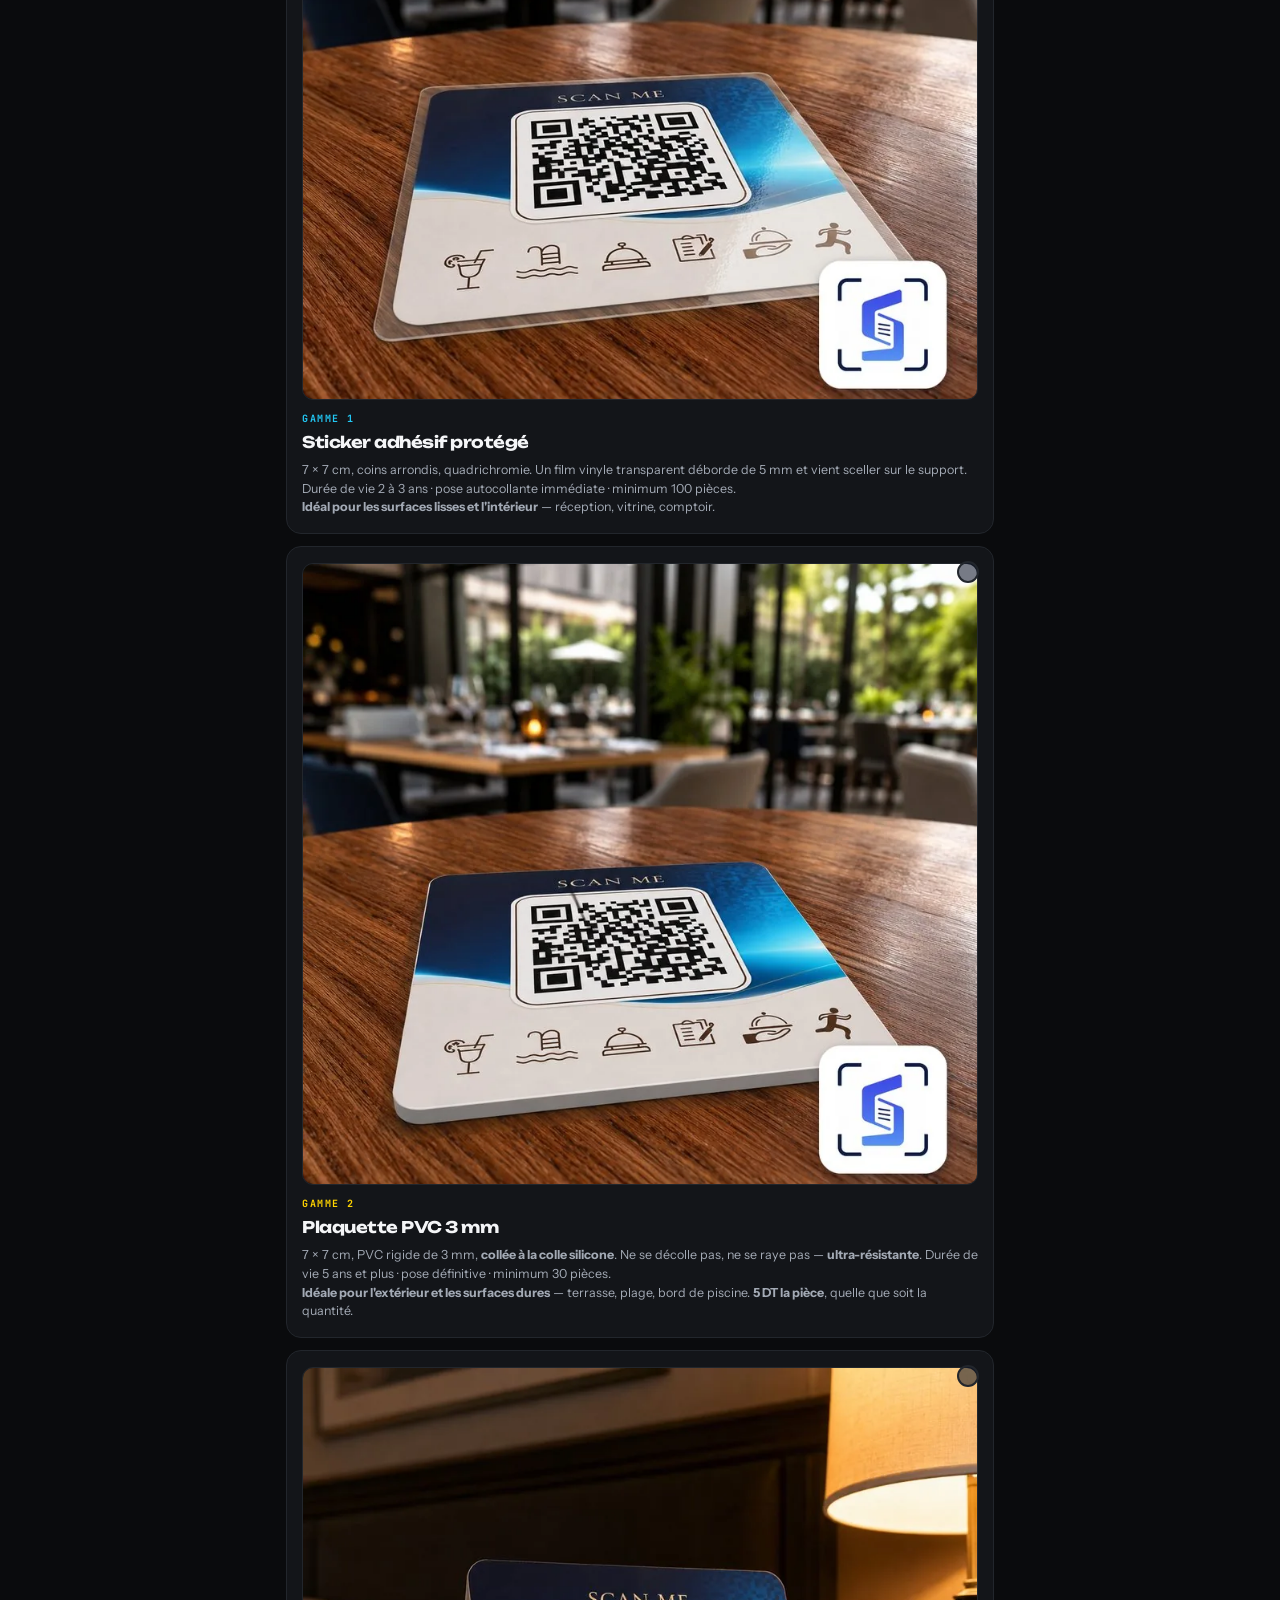
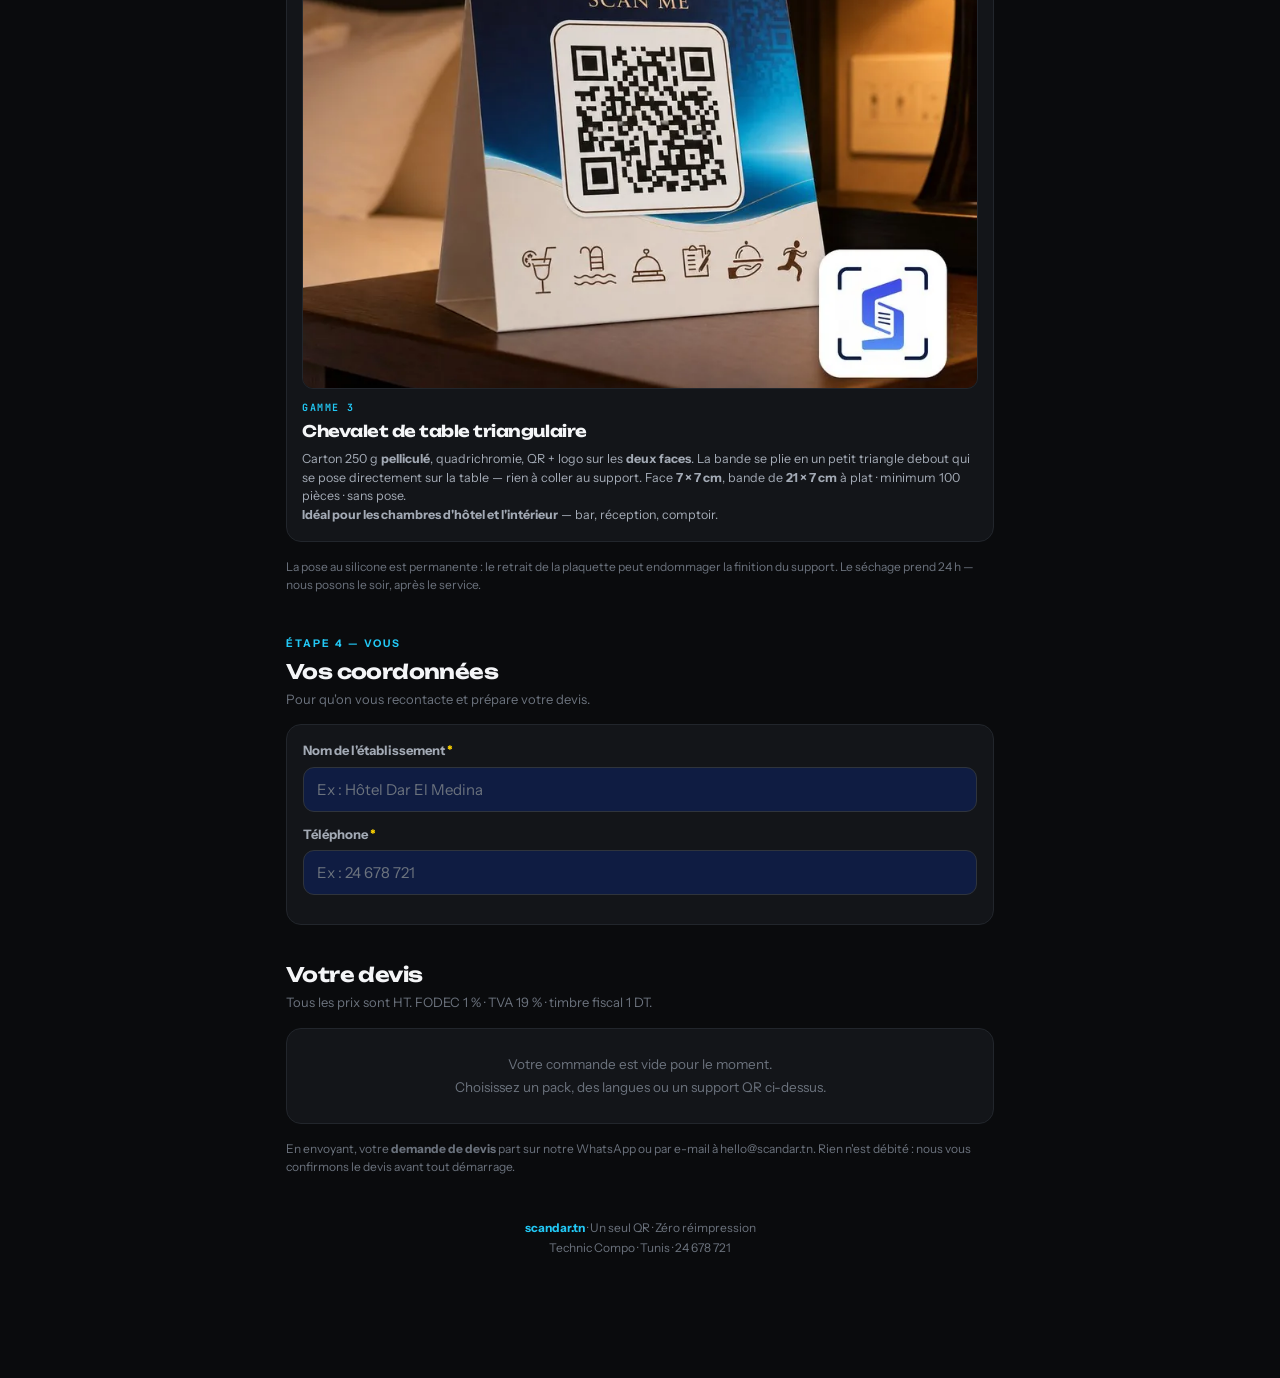
<file: scandar/commander/index.html>
<!DOCTYPE html>
<html lang="fr">
<head>
<link rel="preconnect" href="https://fonts.googleapis.com">
<link rel="preconnect" href="https://fonts.gstatic.com" crossorigin>
<link href="https://fonts.googleapis.com/css2?family=Unbounded:wght@500;600;700&family=Instrument+Sans:ital,wght@0,400;0,500;0,600;1,400&family=Playfair+Display:ital,wght@1,500;1,600&family=JetBrains+Mono:wght@400;500;600&display=swap" rel="stylesheet">
<meta charset="utf-8">
<meta name="viewport" content="width=device-width, initial-scale=1">
<title>Commander — Scandar</title>
<style>
/* ==========================================================================
   SCANDAR — Bon de commande (ventes additionnelles)
   Fichier unique autonome. À déposer sur Netlify (glisser-déposer).
   >>> NUMÉRO WHATSAPP : constante NUMERO_WHATSAPP, en haut du script.
   Police DejaVu Sans (identique à la fiche tarifaire) + logo officiel embarqués.
   ========================================================================== */

:root{
  --nuit:#0A0B0D; --carte:#131519; --carte-b:#22262C;
  --cyan:#22C8F5; --or:#FFD400;
  --txt:#F4F5F7; --txt-2:#A3AAB5; --txt-3:#6B727D;
  --vert:#25d366; --vert-d:#1eb457; --ligne:#2F343C;
}
*{box-sizing:border-box;-webkit-tap-highlight-color:transparent}
body{margin:0;font-family:'Instrument Sans',system-ui,sans-serif;
  background:var(--nuit);color:var(--txt);line-height:1.5;padding-bottom:112px;
  font-size:15px;-webkit-text-size-adjust:100%}
.wrap{max-width:740px;margin:0 auto;padding:0 16px}

/* ---- En-tête ---- */
header{background:linear-gradient(160deg,#0A0B0D 0%,#1B1E24 100%);
  padding:26px 0 44px;position:relative;overflow:hidden}
header::after{content:"";position:absolute;left:-6%;right:-6%;bottom:-2px;height:38px;
  background:var(--nuit);border-radius:100% 100% 0 0/100% 100% 0 0}
.logo{display:block;width:210px;max-width:62%;height:auto}
.tagline{margin:24px 0 0;font-size:11px;letter-spacing:.22em;color:var(--cyan);font-weight:700;text-transform:uppercase}
h1{margin:7px 0 10px;font-size:26px;line-height:1.18;font-weight:700}
h1 .b{color:var(--cyan)}
.lede{color:var(--txt-2);font-size:14.5px;max-width:540px;margin:0}

/* ---- Sections ---- */
section.blk{padding:26px 0 4px}
.step{font-size:10.5px;letter-spacing:.19em;color:var(--cyan);font-weight:700;text-transform:uppercase}
h2{font-size:20px;margin:5px 0 3px;font-weight:700}
.sub{color:var(--txt-3);font-size:13px;margin:0 0 15px}

/* ---- Cartes de choix ---- */
.grid{display:grid;gap:12px}
.grid.two{grid-template-columns:1fr 1fr}
@media(max-width:600px){.grid.two{grid-template-columns:1fr}}
.opt{position:relative;display:block;cursor:pointer;background:var(--carte);
  border:1.5px solid var(--carte-b);border-radius:15px;padding:16px 15px;transition:.15s}
.opt input{position:absolute;opacity:0;pointer-events:none}
.opt .tick{position:absolute;top:14px;right:14px;width:22px;height:22px;border-radius:50%;
  border:2px solid var(--carte-b);transition:.15s;display:flex;align-items:center;justify-content:center}
.opt .tick::after{content:"";width:9px;height:9px;border-radius:50%;background:var(--cyan);
  transform:scale(0);transition:.15s}
.opt.gold .tick::after{background:var(--or)}
.opt input:checked ~ .tick{border-color:var(--cyan)}
.opt.gold input:checked ~ .tick{border-color:var(--or)}
.opt input:checked ~ .tick::after{transform:scale(1)}
.opt.on{border-color:var(--cyan);background:#1B1E24}
.opt.gold.on{border-color:var(--or);background:#1B1E24}
.opt .kicker{font-size:10px;letter-spacing:.15em;font-weight:700;color:var(--cyan);text-transform:uppercase}
.opt.gold .kicker{color:var(--or)}
.opt .ttl{font-size:18px;font-weight:700;margin:4px 0 2px;padding-right:26px}
.opt .ttl.sm{font-size:16px}
.opt .price{font-size:15px;font-weight:700}
.opt .price small{color:var(--txt-3);font-weight:400;font-size:12px}
.opt .desc{color:var(--txt-2);font-size:12.5px;margin-top:7px}
.opt .shot{display:block;width:100%;aspect-ratio:1/.92;object-fit:cover;object-position:center top;border-radius:11px;margin:0 0 11px;border:1px solid var(--carte-b)}
.opt .tick{background:rgba(9,16,36,.55)}
.opt ul{margin:10px 0 0;padding:0;list-style:none}
.opt li{font-size:12.5px;color:var(--txt-2);padding:2.5px 0 2.5px 19px;position:relative}
.opt li::before{content:"\2713";position:absolute;left:0;color:var(--cyan);font-weight:700}
.opt.gold li::before{content:"\2605";color:var(--or)}

/* ---- Cartes / champs ---- */
.card{background:var(--carte);border:1.5px solid var(--carte-b);border-radius:15px;padding:16px}
.card.cfg{margin-top:12px;border-color:var(--cyan);background:#1B1E24}
.card.cfg.gold{border-color:var(--or);background:#1B1E24}
.cfg-ttl{font-size:11px;letter-spacing:.16em;text-transform:uppercase;font-weight:700;
  color:var(--cyan);margin-bottom:12px}
.card.cfg.gold .cfg-ttl{color:var(--or)}
.rowq{display:flex;align-items:center;justify-content:space-between;gap:12px;flex-wrap:wrap}
.rowq .lbl{font-size:14px;font-weight:700}
.rowq .lbl small{display:block;font-weight:400;color:var(--txt-3);font-size:11.5px;margin-top:2px}
.stepper{display:flex;align-items:center;border:1.5px solid var(--ligne);border-radius:11px;overflow:hidden}
.stepper button{width:44px;height:44px;border:0;background:#22262C;color:var(--cyan);
  font-size:22px;font-weight:700;cursor:pointer;line-height:1;font-family:inherit}
.stepper button:active{background:#2F343C}
.stepper input{width:58px;height:44px;border:0;background:transparent;color:var(--txt);
  text-align:center;font-size:16px;font-weight:700;font-family:inherit}
.numfield{width:120px;height:48px;background:#0b1636;border:1.5px solid var(--or);
  border-radius:11px;color:var(--txt);text-align:center;font-size:19px;font-weight:700;
  font-family:inherit;padding:0 8px}
.numfield:focus{outline:none;border-color:#f3c469;box-shadow:0 0 0 3px rgba(224,169,74,.18)}
input[type=number]{-moz-appearance:textfield}
input[type=number]::-webkit-outer-spin-button,
input[type=number]::-webkit-inner-spin-button{-webkit-appearance:none;margin:0}
.live{margin-top:14px;padding-top:13px;border-top:1px dashed var(--ligne);
  display:flex;justify-content:space-between;gap:10px;font-size:13.5px;color:var(--txt-2)}
.live b{color:var(--cyan);font-size:15px;white-space:nowrap}
.card.cfg.gold .live b{color:var(--or)}

/* ---- Paliers stickers ---- */
.seg-b input{display:none}
.seg-b span{display:block;text-align:center;background:#22262C;border:1.5px solid var(--ligne);
  border-radius:11px;padding:10px 6px;cursor:pointer;font-size:12.5px;color:var(--txt-2);transition:.15s}
.seg-b span b{display:block;font-size:16px;color:var(--txt);margin-top:2px}
.seg-b span i{display:block;font-style:normal;font-size:10.5px;color:var(--txt-3);margin-top:1px}
.seg-b input:checked + span{border-color:var(--cyan);background:#1b3570}
.seg-b input:checked + span b{color:var(--cyan)}
.seg-b span em.gift{display:block;font-style:normal;font-size:10px;font-weight:700;
  color:var(--or);margin-top:7px;padding-top:6px;line-height:1.35;
  border-top:1px dashed rgba(224,169,74,.4)}
.seg-b input:checked + span em.gift{color:#FFE87A}

/* ---- Encart cadeau dynamique ---- */
.offre-box{margin-top:14px;padding:13px 14px;border:1.6px solid var(--or);border-radius:12px;
  background:linear-gradient(180deg,#2a2010,#1B1E24);display:flex;gap:11px;align-items:flex-start}
.offre-box .gicon{font-size:24px;line-height:1;flex:0 0 auto}
.offre-box .gtxt{font-size:13.5px;color:#f4e8cf;line-height:1.45}
.offre-box .gtxt b{display:block;color:var(--or);font-size:10.5px;letter-spacing:.14em;
  text-transform:uppercase;margin-bottom:3px;font-weight:800}
.cfg-sub{font-size:12px;color:var(--txt-2);margin:-6px 0 12px;line-height:1.45}
.cfg-sub .or{color:var(--or);font-weight:700}

/* ---- Champs texte ---- */
.field{margin-bottom:13px}
.field:last-child{margin-bottom:0}
.field label{display:block;font-size:13px;font-weight:700;margin-bottom:6px;color:var(--txt-2)}
.field input{width:100%;background:#0f1c42;border:1.5px solid var(--ligne);border-radius:11px;
  color:var(--txt);font-size:15px;font-family:inherit;padding:12px 13px}
.field input:focus{outline:none;border-color:var(--cyan)}
.field input::placeholder{color:var(--txt-3)}
.req{color:var(--or)}
.err{color:#ff9a9a;font-size:12.5px;margin-top:10px;display:none}

/* ---- Récap ---- */
.recap{background:var(--carte);border:1.5px solid var(--carte-b);border-radius:15px;padding:18px 16px}
.rline{display:flex;justify-content:space-between;gap:12px;font-size:13.5px;padding:5px 0;color:var(--txt-2)}
.rline b{color:var(--txt);font-weight:700;white-space:nowrap}
.rsep{height:1px;background:var(--ligne);margin:10px 0}
.rgift{margin:9px 0 2px;padding:9px 11px;border:1px solid var(--or);border-radius:9px;
  background:rgba(224,169,74,.09);color:#FFE87A;font-size:12.5px;font-weight:700;line-height:1.4}
.rtot{display:flex;justify-content:space-between;align-items:baseline;gap:10px;margin-top:8px}
.rtot span{font-size:13px;font-weight:700;letter-spacing:.04em}
.rtot b{font-size:24px;font-weight:700;color:var(--cyan);white-space:nowrap}
.vide{color:var(--txt-3);font-size:13.5px;text-align:center;padding:6px 0;line-height:1.7}

/* ---- Barre WhatsApp ---- */
.bar{position:fixed;left:0;right:0;bottom:0;background:rgba(10,18,44,.94);
  backdrop-filter:blur(10px);border-top:1px solid var(--ligne);padding:11px 16px;z-index:50}
.bar .in{max-width:740px;margin:0 auto;display:flex;align-items:center;gap:10px}
.bar .tot{flex:0 0 auto}
.bar .tot small{display:block;font-size:10px;color:var(--txt-3);letter-spacing:.05em;text-transform:uppercase}
.bar .tot b{font-size:18px;font-weight:700;white-space:nowrap}
.bar .btns{flex:1;display:flex;gap:8px}
.bar .act{flex:1;display:flex;align-items:center;justify-content:center;gap:7px;
  font-weight:700;font-size:14px;border:0;border-radius:13px;padding:13px 8px;
  cursor:pointer;font-family:inherit}
.bar .act svg{width:19px;height:19px;flex:0 0 auto}
.bar .wa{background:var(--vert);color:#0B2415}
.bar .wa:active{background:var(--vert-d)}
.bar .wa svg{fill:#0B2415}
.bar .mail{background:var(--cyan);color:#0E2430}
.bar .mail:active{filter:brightness(.92)}
.bar .mail svg{fill:none;stroke:#0E2430;stroke-width:2}

.note{color:var(--txt-3);font-size:12px;margin-top:16px}
footer{text-align:center;color:var(--txt-3);font-size:12px;padding:26px 0 8px;line-height:1.7}
footer b{color:var(--cyan)}

/* ---- En-tete aux couleurs du site ---- */
.cmjn{display:flex;height:3px}.cmjn i{flex:1}
.cmjn .c{background:#22C8F5}.cmjn .m{background:#FF3D9A}
.cmjn .y{background:#FFD400}.cmjn .k{background:#F4F5F7}
.tcbar{position:sticky;top:0;z-index:40;background:rgba(10,11,13,.82);backdrop-filter:blur(12px);
  -webkit-backdrop-filter:blur(12px);border-bottom:1px solid #22262C}
.tcbar-in{max-width:620px;margin:0 auto;padding:11px 16px;display:flex;align-items:center;gap:11px}
.tclogo{width:38px;height:38px;border-radius:9px;background:#F4F5F7;color:#0A0B0D;display:grid;
  place-items:center;font-family:'Instrument Sans',sans-serif;font-weight:700;font-size:13px;flex:none}
.tcname{font-family:'Instrument Sans',sans-serif;font-weight:700;font-size:13.5px;letter-spacing:-.02em;line-height:1.2;color:#F4F5F7}
.tcsub{font-family:'JetBrains Mono',monospace;font-size:10px;color:#6B727D;margin-top:3px;letter-spacing:.14em}
.sig{font-family:'Playfair Display',serif;font-style:italic;font-weight:500;font-size:17px;
  background:linear-gradient(95deg,#22C8F5,#FF3D9A);-webkit-background-clip:text;background-clip:text;
  color:transparent;padding-left:3px}
.price,.rtot,.numfield,.recap .or{font-family:'JetBrains Mono',monospace}

/* ---- Typographie unifiée avec l'accueil ---- */
h1,h2,h3,.h2,.hero h1,.logo-n,.tcname,.gate-t,.pn,.ttl,.cfg-ttl,.lbadge,.tclogo,.logo,.gate-logo,.badge,
.sec-title,.dt,.est-t{font-family:'Unbounded',sans-serif;letter-spacing:-.03em}
.tag,.kicker,.lab,.lt,.logo-s,.tcsub,.mono,.n,.inp.n,.pp,.price,.rtot,.numfield{font-family:'JetBrains Mono',ui-monospace,monospace}
.sig{font-family:'Playfair Display',serif}

/* ---- Menu de retour, identique sur toutes les pages ---- */
.tcnav{position:relative;z-index:60;background:var(--nv-bg);border-bottom:1px solid var(--nv-line);
  display:flex;align-items:center;gap:14px;padding:0 14px;overflow-x:auto;-webkit-overflow-scrolling:touch;
  scrollbar-width:none}
.tcnav::-webkit-scrollbar{display:none}
.tcnav a{flex:none;text-decoration:none;font-family:'Instrument Sans',system-ui,sans-serif;
  font-size:12.5px;font-weight:500;color:var(--nv-mut);padding:12px 0;white-space:nowrap}
.tcnav a:hover{color:var(--nv-ink)}
.tcnav a.home{display:flex;align-items:center;gap:8px;font-weight:600;color:var(--nv-ink);
  padding-right:14px;margin-right:2px;border-right:1px solid var(--nv-line)}
.tcnav .bdg{width:24px;height:24px;border-radius:7px;background:var(--nv-ink);color:var(--nv-bg);
  display:grid;place-items:center;font-family:'Unbounded',sans-serif;font-size:9.5px;font-weight:700}
.tcnav a.on{color:var(--nv-ink);font-weight:600}
</style>
</head>
<body>
<nav class="tcnav" style="--nv-bg:#131519;--nv-line:#22262C;--nv-ink:#F4F5F7;--nv-mut:#8B92A0">
  <a class="home" href="/"><span class="bdg">TC</span> techniccompo.tn</a>
  <a href="/medical/">Médical</a>
  <a href="/medical/?espace=img">Imagerie</a>
  <a href="/medical/?espace=labo">Laboratoires</a>
  <a href="/societes/">Sociétés</a>
  <a href="/scandar/">Scandar</a>
  <a href="/scandar/commander/" class="on">Scandar Hôtel</a>
  <a href="/tarifs/">Tarifs</a>
  <a href="/partenaires/">Partenaires</a>
</nav>

<style>
/* ====== CALAGE PRESSE — transition de page ====== */
.tcload{position:fixed;inset:0;z-index:9999;background:var(--lo-bg);display:flex;align-items:center;
  justify-content:center;transition:opacity .5s ease,visibility .5s}
.tcload.done{opacity:0;visibility:hidden;pointer-events:none}
.tcload .lpass{position:absolute;inset:0;transform:translateX(-102%);mix-blend-mode:var(--lo-blend);pointer-events:none}
.tcload .lpass.c{background:var(--lo-a);animation:tclpass .5s cubic-bezier(.6,0,.3,1) .05s forwards}
.tcload .lpass.m{background:var(--lo-b);animation:tclpass .5s cubic-bezier(.6,0,.3,1) .19s forwards}
.tcload .lpass.y{background:var(--lo-c);animation:tclpass .5s cubic-bezier(.6,0,.3,1) .33s forwards}
.tcload .lpass.k{background:var(--lo-ink);animation:tclpass .5s cubic-bezier(.6,0,.3,1) .47s forwards;mix-blend-mode:normal}
@keyframes tclpass{0%{transform:translateX(-102%)}100%{transform:translateX(102%)}}
.tcload .lcore{position:relative;text-align:center;z-index:2}
.tcload .lbadge{position:relative;width:58px;height:58px;margin:0 auto 16px;background:var(--lo-ink);
  color:var(--lo-bg);border-radius:16px;display:flex;align-items:center;justify-content:center;
  font-family:'Instrument Sans',system-ui,sans-serif;font-weight:700;font-size:18px;letter-spacing:-.02em;overflow:hidden}
.tcload .lbadge::after{content:'';position:absolute;bottom:0;left:0;right:0;height:6px;
  background:linear-gradient(90deg,var(--lo-a) 33%,var(--lo-b) 33% 66%,var(--lo-c) 66%)}
.tcload .lt{font-family:'JetBrains Mono',ui-monospace,monospace;font-size:.7rem;font-weight:600;
  letter-spacing:.2em;text-transform:uppercase;color:var(--lo-mut)}
.tcload .ld{display:flex;gap:8px;justify-content:center;margin-top:14px}
.tcload .ld i{width:10px;height:10px;border-radius:2px;opacity:0;animation:tcldot .3s forwards}
.tcload .ld i:nth-child(1){background:var(--lo-a);animation-delay:.12s}
.tcload .ld i:nth-child(2){background:var(--lo-b);animation-delay:.26s}
.tcload .ld i:nth-child(3){background:var(--lo-c);animation-delay:.40s}
.tcload .ld i:nth-child(4){background:var(--lo-ink);animation-delay:.54s}
@keyframes tcldot{from{opacity:0;transform:scale(.4)}to{opacity:1;transform:scale(1)}}
@media(prefers-reduced-motion:reduce){.tcload{display:none}}
</style>
<div class="tcload" id="tcload" aria-hidden="true"
     style="--lo-bg:#0A0B0D;--lo-ink:#F4F5F7;--lo-mut:#6B727D;--lo-a:#FFD400;--lo-b:#22C8F5;--lo-c:#FF3D9A;--lo-blend:screen">
  <span class="lpass c"></span><span class="lpass m"></span><span class="lpass y"></span><span class="lpass k"></span>
  <div class="lcore">
    <div class="lbadge">TC</div>
    <div class="lt">Scandar Hôtel</div>
    <div class="ld"><i></i><i></i><i></i><i></i></div>
  </div>
</div>
<noscript><style>.tcload{display:none}</style></noscript>
<script>
(function(){
  var l=document.getElementById('tcload'); if(!l) return;
  if(matchMedia('(prefers-reduced-motion: reduce)').matches){ l.style.display='none'; return; }
  setTimeout(function(){ l.classList.add('done'); }, 950);
  setTimeout(function(){ l.style.display='none'; }, 1500);
})();
</script>



<header>
  <div class="wrap">
    <img class="logo" src="images/scandar-logo.png" alt="Scandar">
    <p class="tagline">Bon de commande</p>
    <h1>Complétez votre <span class="b">Scandar.</span></h1>
    <p class="lede">Vos langues, vos pages et vos supports QR. Le total se calcule tout seul&nbsp;—
      envoyez votre commande sur WhatsApp en un clic.</p>
  </div>
</header>

<div class="wrap">

  <!-- 1. PACK -->
  <section class="blk">
    <div class="step">Étape 1 — La mise en place</div>
    <h2>Votre pack de lancement</h2>
    <p class="sub">Un prix unique, tout compris. Vous êtes en ligne en 48 heures. Le pack est facultatif&nbsp;: vous pouvez commander uniquement des langues ou des supports.</p>
    <div class="grid two">
      <label class="opt" data-group="pack">
        <input type="radio" name="pack" value="restaurant" data-prix="50" data-label="Pack Restaurant">
        <span class="tick"></span>
        <div class="kicker">Restaurants · Cafés</div>
        <div class="ttl">Pack Restaurant</div>
        <div class="price">50 DT <small>· une seule fois</small></div>
        <ul>
          <li>Création de votre page et de votre QR</li>
          <li>Vos onglets structurés avec vous</li>
          <li>Traduction de 2 pages en 3 langues</li>
          <li>Mise en place de votre première page</li>
          <li>Test sur 3 téléphones</li>
          <li>Formation de 30 minutes</li>
          <li>Votre QR en fichier + 1 chevalet A5</li>
        </ul>
      </label>
      <label class="opt gold" data-group="pack">
        <input type="radio" name="pack" value="hotel" data-prix="150" data-label="Pack Hôtel">
        <span class="tick"></span>
        <div class="kicker">Hôtels · Maisons d'hôtes</div>
        <div class="ttl">Pack Hôtel</div>
        <div class="price">150 DT <small>· une seule fois</small></div>
        <ul>
          <li>Création de votre page et de votre QR</li>
          <li>Vos onglets structurés avec vous</li>
          <li>Traduction de 8 pages en 3 langues</li>
          <li>Mise en place de votre première page</li>
          <li>Test sur 3 téléphones</li>
          <li>Formation de 30 minutes</li>
          <li>Votre QR en fichier + 1 chevalet A5</li>
        </ul>
      </label>
    </div>

    <label class="opt" data-group="pack" style="margin-top:12px">
      <input type="radio" name="pack" value="aucun" data-prix="0"
             data-label="Sans pack de lancement" checked>
      <span class="tick"></span>
      <div class="ttl sm">Je ne prends pas de pack</div>
      <div class="desc">Je suis déjà en place, ou je fais la mise en place moi-même.
        Je commande seulement des langues, des pages ou des supports QR.</div>
    </label>
  </section>

  <!-- 2. LANGUES / PAGES -->
  <section class="blk">
    <div class="step">Étape 2 — Vos langues</div>
    <h2>Plus de langues, plus de pages ?</h2>
    <p class="sub">5 DT la page, dans la langue de votre choix. Plus de 20 langues, arabe et russe compris. Optionnel.</p>
    <div class="card">
      <div class="rowq" style="margin-bottom:14px">
        <div class="lbl">Pages supplémentaires</div>
        <div class="stepper">
          <button type="button" data-step="pages" data-d="-1" aria-label="moins">−</button>
          <input id="pages" type="number" value="0" min="0" inputmode="numeric">
          <button type="button" data-step="pages" data-d="1" aria-label="plus">+</button>
        </div>
      </div>
      <div class="rowq">
        <div class="lbl">Langues supplémentaires</div>
        <div class="stepper">
          <button type="button" data-step="langues" data-d="-1" aria-label="moins">−</button>
          <input id="langues" type="number" value="0" min="0" inputmode="numeric">
          <button type="button" data-step="langues" data-d="1" aria-label="plus">+</button>
        </div>
      </div>
      <div class="live">
        <span id="suppCalc">0 page × 0 langue × 5 DT</span>
        <b id="suppTot">0 DT</b>
      </div>
    </div>
  </section>

  <!-- 3. SUPPORT QR -->
  <section class="blk">
    <div class="step">Étape 3 — Vos supports QR</div>
    <h2>Deux gammes. Une seule pose.</h2>
    <p class="sub">Le QR ne change jamais : vous posez une fois, votre contenu évolue en ligne.</p>

    <div class="grid">
      <label class="opt" data-group="support">
        <input type="radio" name="support" value="none" checked>
        <span class="tick"></span>
        <div class="ttl sm">On en parle plus tard</div>
        <div class="desc">Je choisis mon support avec vous après la mise en place.</div>
      </label>

      <label class="opt" data-group="support">
        <input type="radio" name="support" value="sticker">
        <span class="tick"></span>
        <img class="shot" src="images/support-sticker.webp" alt="Sticker adhésif QR posé sur une table de restaurant">
        <div class="kicker">Gamme 1</div>
        <div class="ttl sm">Sticker adhésif protégé</div>
        <div class="desc">7 × 7 cm, coins arrondis, quadrichromie. Un film vinyle transparent
          déborde de 5 mm et vient sceller sur le support. Durée de vie 2 à 3 ans ·
          pose autocollante immédiate · minimum 100 pièces.<br>
          <b>Idéal pour les surfaces lisses et l'intérieur</b> — réception, vitrine, comptoir.</div>
      </label>

      <label class="opt gold" data-group="support">
        <input type="radio" name="support" value="pvc">
        <span class="tick"></span>
        <img class="shot" src="images/support-pvc.webp" alt="Plaquette PVC 3 mm QR posée sur une table">
        <div class="kicker">Gamme 2</div>
        <div class="ttl sm">Plaquette PVC 3 mm</div>
        <div class="desc">7 × 7 cm, PVC rigide de 3 mm, <b>collée à la colle silicone</b>.
          Ne se décolle pas, ne se raye pas — <b>ultra-résistante</b>. Durée de vie 5 ans et plus ·
          pose définitive · minimum 30 pièces.<br>
          <b>Idéale pour l'extérieur et les surfaces dures</b> — terrasse, plage, bord de piscine.
          <b>5 DT la pièce</b>, quelle que soit la quantité.</div>
      </label>

      <label class="opt" data-group="support">
        <input type="radio" name="support" value="chevalet">
        <span class="tick"></span>
        <img class="shot" src="images/support-chevalet.webp" alt="Chevalet de table triangulaire QR sur une table de chevet d'hôtel">
        <div class="kicker">Gamme 3</div>
        <div class="ttl sm">Chevalet de table triangulaire</div>
        <div class="desc">Carton 250 g <b>pelliculé</b>, quadrichromie, QR + logo sur les
          <b>deux faces</b>. La bande se plie en un petit triangle debout qui se pose
          directement sur la table — rien à coller au support. Face <b>7 × 7 cm</b>,
          bande de <b>21 × 7 cm</b> à plat · minimum 100 pièces · sans pose.<br>
          <b>Idéal pour les chambres d'hôtel et l'intérieur</b> — bar, réception, comptoir.</div>
      </label>
    </div>

    <!-- Panneau de configuration : HORS des cartes, donc toujours utilisable -->
    <div id="cfgSticker" class="card cfg" style="display:none">
      <div class="cfg-ttl">Choisissez votre quantité de stickers</div>
      <div class="grid two" style="gap:8px">
        <label class="seg-b"><input type="radio" name="stickerQ" value="100" data-prix="300"><span>100 stickers<b>300 DT</b><i>3,000 DT / u</i></span></label>
        <label class="seg-b"><input type="radio" name="stickerQ" value="200" data-prix="440"><span>200 stickers<b>440 DT</b><i>2,200 DT / u</i></span></label>
        <label class="seg-b"><input type="radio" name="stickerQ" value="300" data-prix="570"><span>300 stickers<b>570 DT</b><i>1,900 DT / u</i></span></label>
        <label class="seg-b"><input type="radio" name="stickerQ" value="500" data-prix="840" checked><span>500 stickers<b>840 DT</b><i>1,680 DT / u · le plus avantageux</i></span></label>
      </div>
    </div>

    <div id="cfgPvc" class="card cfg gold" style="display:none">
      <div class="cfg-ttl">Votre quantité de plaquettes</div>
      <div class="rowq">
        <div class="lbl">Nombre de plaquettes
          <small>Minimum 30 · saisissez la quantité souhaitée</small></div>
        <div class="stepper" style="border-color:var(--or)">
          <button type="button" data-step="pvc" data-d="-10" aria-label="moins">−</button>
          <input id="pvc" type="number" value="30" min="30" step="1" inputmode="numeric"
                 class="numfield" style="border:0;width:96px;height:44px;font-size:18px">
          <button type="button" data-step="pvc" data-d="10" aria-label="plus">+</button>
        </div>
      </div>
      <div class="live">
        <span id="pvcCalc">30 plaquettes × 5 DT</span>
        <b id="pvcTot">150 DT</b>
      </div>
    </div>

    <div id="cfgChevalet" class="card cfg" style="display:none">
      <div class="cfg-ttl">Choisissez votre quantité de chevalets</div>
      <p class="cfg-sub">Chaque palier vous <span class="or">offre un abonnement Scandar</span> :
        plus vous en commandez, plus la gratuité est longue. Le QR reste le même — vous ne réimprimez jamais.</p>
      <div class="grid two" style="gap:8px">
        <label class="seg-b"><input type="radio" name="chevaletQ" value="100" data-prix="350"
          data-offre="Offre Restaurant — 6 mois d'abonnement Standard offerts"><span>100 chevalets<b>350 DT</b><i>3,500 DT / u</i><em class="gift">🎁 Offre Resto · 6 mois Standard offerts</em></span></label>
        <label class="seg-b"><input type="radio" name="chevaletQ" value="250" data-prix="500"
          data-offre="Offre Restaurant — 1 an d'abonnement Standard offert"><span>250 chevalets<b>500 DT</b><i>2,000 DT / u</i><em class="gift">🎁 Offre Resto · 1 an Standard offert</em></span></label>
        <label class="seg-b"><input type="radio" name="chevaletQ" value="500" data-prix="750" checked
          data-offre="Offre Hôtel — 6 mois d'abonnement Premium offerts"><span>500 chevalets<b>750 DT</b><i>1,500 DT / u</i><em class="gift">🎁 Offre Hôtel · 6 mois Premium offerts</em></span></label>
        <label class="seg-b"><input type="radio" name="chevaletQ" value="1000" data-prix="1200"
          data-offre="Offre Hôtel — 1 an d'abonnement Premium offert"><span>1000 chevalets<b>1200 DT</b><i>1,200 DT / u · le plus avantageux</i><em class="gift">🎁 Offre Hôtel · 1 an Premium offert</em></span></label>
      </div>
      <div class="offre-box">
        <span class="gicon">🎁</span>
        <span class="gtxt"><b>Votre cadeau inclus</b><span id="chevaletOffre">6 mois d'abonnement Premium offerts</span></span>
      </div>
    </div>

    <p class="note">La pose au silicone est permanente : le retrait de la plaquette peut endommager
      la finition du support. Le séchage prend 24 h — nous posons le soir, après le service.</p>
  </section>

  <!-- 4. COORDONNÉES -->
  <section class="blk">
    <div class="step">Étape 4 — Vous</div>
    <h2>Vos coordonnées</h2>
    <p class="sub">Pour qu'on vous recontacte et prépare votre devis.</p>
    <div class="card">
      <div class="field">
        <label>Nom de l'établissement <span class="req">*</span></label>
        <input id="fNom" type="text" placeholder="Ex : Hôtel Dar El Medina">
      </div>
      <div class="field">
        <label>Téléphone <span class="req">*</span></label>
        <input id="fTel" type="tel" placeholder="Ex : 24 678 721" inputmode="tel">
      </div>
      <div class="err" id="errBox">Merci d'indiquer le nom de l'établissement et le téléphone.</div>
    </div>
  </section>

  <!-- 5. RÉCAP -->
  <section class="blk">
    <h2>Votre devis</h2>
    <p class="sub">Tous les prix sont HT. FODEC 1 % · TVA 19 % · timbre fiscal 1 DT.</p>
    <div class="recap" id="recap"></div>
    <p class="note">En envoyant, votre <b>demande de devis</b> part sur notre WhatsApp ou par
      e-mail à hello@scandar.tn. Rien n'est débité : nous vous confirmons le devis avant tout démarrage.</p>
  </section>

  <footer>
    <b>scandar.tn</b> · Un seul QR · Zéro réimpression<br>
    Technic Compo · Tunis · 24 678 721
  </footer>
</div>

<div class="bar">
  <div class="in">
    <div class="tot"><small>Total TTC</small><b id="barTot">—</b></div>
    <div class="btns">
      <button class="act wa" id="btnWA" type="button">
        <svg viewBox="0 0 24 24"><path d="M17.5 14.4c-.3-.2-1.7-.9-2-1-.3-.1-.5-.1-.6.2-.2.3-.7.9-.8 1-.2.2-.3.2-.6.1-.3-.2-1.2-.5-2.3-1.4-.9-.8-1.4-1.7-1.6-2-.2-.3 0-.5.1-.6.1-.1.3-.3.4-.5.1-.2.2-.3.3-.5 0-.2 0-.4 0-.5 0-.1-.6-1.5-.9-2-.2-.5-.4-.4-.6-.4h-.5c-.2 0-.5.1-.7.3-.3.3-1 1-1 2.4s1 2.8 1.2 3c.1.2 2 3.1 4.9 4.3.7.3 1.2.5 1.6.6.7.2 1.3.2 1.8.1.5-.1 1.7-.7 1.9-1.4.2-.7.2-1.2.2-1.4-.1-.1-.3-.2-.6-.3M12 2a10 10 0 0 0-8.6 15l-1.3 4.8 4.9-1.3A10 10 0 1 0 12 2"/></svg>
        WhatsApp
      </button>
      <button class="act mail" id="btnMail" type="button">
        <svg viewBox="0 0 24 24"><rect x="3" y="5" width="18" height="14" rx="2"/><path d="m3.5 7 8.5 6 8.5-6"/></svg>
        E-mail
      </button>
    </div>
  </div>
</div>

<script>
/* ======================================================================
   >>> NUMÉRO WHATSAPP QUI REÇOIT LES COMMANDES <<<
   Format international sans "+" ni espaces. Tunisie = 216.
   24 678 721  ->  "21624678721"
   ====================================================================== */
const NUMERO_WHATSAPP = "21624678721";

/* >>> E-MAIL QUI REÇOIT LES DEMANDES DE DEVIS <<< */
const EMAIL_SCANDAR = "hello@scandar.tn";

/* Tarifs repris de la fiche tarifaire */
const PRIX_PAGE_LANGUE = 5;   // DT par page et par langue
const PRIX_PVC = 5;           // DT la plaquette
const PVC_MIN = 30;
const FODEC = 0.01, TVA = 0.19, TIMBRE = 1;

const $  = s => document.querySelector(s);
const $$ = s => document.querySelectorAll(s);

function dt(n){ return n.toLocaleString('fr-FR',{minimumFractionDigits:3,maximumFractionDigits:3}) + ' DT'; }
function dt0(n){ return n.toLocaleString('fr-FR') + ' DT'; }
function pl(n,s){ return n + ' ' + s + (n>1?'s':''); }

/* --- Boutons + / − --- */
$$('[data-step]').forEach(b=>{
  b.addEventListener('click', e=>{
    e.preventDefault();
    const el  = $('#'+b.dataset.step);
    const min = parseInt(el.min) || 0;
    let v = (parseInt(el.value)||min) + parseInt(b.dataset.d);
    if(v < min) v = min;
    el.value = v;
    recalc();
  });
});

/* --- Saisie clavier libre sur les trois champs --- */
['pages','langues','pvc'].forEach(id=>{
  const el = $('#'+id);
  el.addEventListener('input', recalc);
  el.addEventListener('blur', ()=>{
    const min = parseInt(el.min) || 0;
    let v = parseInt(el.value);
    if(isNaN(v) || v < min) v = min;
    el.value = v;
    recalc();
  });
});

/* --- Cartes cochées + panneaux de configuration --- */
function refreshCards(){
  $$('.opt[data-group]').forEach(o=>{
    o.classList.toggle('on', o.querySelector('input').checked);
  });
  const v = document.querySelector('input[name="support"]:checked').value;
  $('#cfgSticker').style.display  = (v === 'sticker')  ? 'block' : 'none';
  $('#cfgPvc').style.display      = (v === 'pvc')      ? 'block' : 'none';
  $('#cfgChevalet').style.display = (v === 'chevalet') ? 'block' : 'none';
}

let ETAT = {};
function recalc(){
  refreshCards();

  /* Pack */
  const pEl = document.querySelector('input[name="pack"]:checked');
  const packPrix  = parseFloat(pEl.dataset.prix);
  const packLabel = pEl.dataset.label;

  /* Pages × langues */
  const pages   = Math.max(0, parseInt($('#pages').value)   || 0);
  const langues = Math.max(0, parseInt($('#langues').value) || 0);
  const suppTot = pages * langues * PRIX_PAGE_LANGUE;
  $('#suppCalc').textContent = pl(pages,'page') + ' × ' + pl(langues,'langue') + ' × 5 DT';
  $('#suppTot').textContent  = dt0(suppTot);

  /* Support QR */
  const sup = document.querySelector('input[name="support"]:checked').value;
  let supPrix = 0, supLabel = 'À définir plus tard', offre = '', supGamme = '';
  if(sup === 'sticker'){
    const s  = document.querySelector('input[name="stickerQ"]:checked');
    supPrix  = parseFloat(s.dataset.prix);
    supLabel = 'Stickers adhésifs × ' + s.value;
    supGamme = 'Gamme 1';
  } else if(sup === 'pvc'){
    let q = parseInt($('#pvc').value);
    if(isNaN(q) || q < PVC_MIN) q = PVC_MIN;
    supPrix  = q * PRIX_PVC;
    supLabel = 'Plaquettes PVC 3 mm × ' + q;
    supGamme = 'Gamme 2';
    $('#pvcCalc').textContent = pl(q,'plaquette') + ' × 5 DT';
    $('#pvcTot').textContent  = dt0(supPrix);
  } else if(sup === 'chevalet'){
    const c  = document.querySelector('input[name="chevaletQ"]:checked');
    supPrix  = parseFloat(c.dataset.prix);
    supLabel = 'Chevalets de table triangulaires × ' + c.value;
    supGamme = 'Gamme 3';
    offre    = c.dataset.offre || '';
    $('#chevaletOffre').textContent = offre.split('— ')[1] || offre;
  }

  /* Totaux */
  const ht    = packPrix + suppTot + supPrix;
  const fodec = ht * FODEC;
  const tva   = (ht + fodec) * TVA;
  const ttc   = ht + fodec + tva + TIMBRE;

  ETAT = {packLabel, packPrix, pages, langues, suppTot, supLabel, supGamme, supPrix, offre, ht, fodec, tva, ttc};

  let h = '';
  if(packPrix > 0) h += line(packLabel, dt0(packPrix));
  if(suppTot > 0) h += line(pl(pages,'page') + ' × ' + pl(langues,'langue'), dt0(suppTot));
  h += line('Support QR — ' + supLabel, supPrix > 0 ? dt0(supPrix) : '—');
  if(offre) h += '<div class="rgift">🎁 Cadeau inclus — ' + offre + '</div>';
  h += '<div class="rsep"></div>';
  h += line('Sous-total HT', dt(ht));
  h += line('FODEC 1 %', dt(fodec));
  h += line('TVA 19 %', dt(tva));
  h += line('Timbre fiscal', dt(TIMBRE));
  h += '<div class="rtot"><span>TOTAL TTC</span><b>' + dt(ttc) + '</b></div>';
  if(ht === 0){
    h = '<div class="vide">Votre commande est vide pour le moment.<br>'
      + 'Choisissez un pack, des langues ou un support QR ci-dessus.</div>';
    $('#barTot').textContent = '—';
  } else {
    $('#barTot').textContent = dt(ttc);
  }
  $('#recap').innerHTML = h;
}
function line(l, v){ return '<div class="rline"><span>'+l+'</span><b>'+v+'</b></div>'; }

$$('input[name="pack"],input[name="support"],input[name="stickerQ"],input[name="chevaletQ"]')
  .forEach(r => r.addEventListener('change', recalc));

/* --- Demande de devis : WhatsApp + e-mail --- */
function collecte(){
  const nom = $('#fNom').value.trim();
  const tel = $('#fTel').value.trim();
  if(ETAT.ht === 0){
    $('#errBox').textContent = "Votre demande est vide : choisissez un pack, des langues ou un support QR.";
    $('#errBox').style.display = 'block';
    $('#recap').scrollIntoView({behavior:'smooth', block:'center'});
    return null;
  }
  if(!nom || !tel){
    $('#errBox').textContent = "Merci d'indiquer le nom de l'établissement et le téléphone.";
    $('#errBox').style.display = 'block';
    $('#errBox').scrollIntoView({behavior:'smooth', block:'center'});
    return null;
  }
  $('#errBox').style.display = 'none';
  return {nom, tel};
}

/* Message commun. bold=true -> mise en gras WhatsApp (*...*) */
function texteDemande(c, bold){
  const e = ETAT, g = bold ? '*' : '';
  const L = [];
  L.push(g + 'Demande de devis — Scandar' + g);
  L.push('');
  L.push('Bonjour,');
  L.push("J'aimerais souscrire à votre offre Scandar et recevoir un devis.");
  L.push('');
  L.push('Établissement : ' + c.nom);
  L.push('Téléphone : ' + c.tel);
  L.push('');
  L.push('Ma sélection :');
  L.push('- Pack de lancement : ' + (e.packPrix > 0 ? e.packLabel + ' — ' + dt0(e.packPrix) : 'aucun'));
  if(e.suppTot > 0)
    L.push('- Pages / langues : ' + pl(e.pages,'page') + ' × ' + pl(e.langues,'langue') + ' — ' + dt0(e.suppTot));
  L.push('- Support QR : ' + (e.supGamme ? e.supGamme + ' — ' : '') + e.supLabel
        + (e.supPrix > 0 ? ' — ' + dt0(e.supPrix) : ' (à définir)'));
  if(e.offre)
    L.push('- Cadeau inclus : ' + e.offre);
  L.push('');
  L.push('Détail du devis (prix HT) :');
  L.push('- Sous-total HT : ' + dt(e.ht));
  L.push('- FODEC 1 % : '     + dt(e.fodec));
  L.push('- TVA 19 % : '      + dt(e.tva));
  L.push('- Timbre fiscal : ' + dt(TIMBRE));
  L.push('- ' + g + 'Total TTC : ' + dt(e.ttc) + g);
  L.push('');
  L.push('Merci de me confirmer le devis avant tout démarrage.');
  L.push('Cordialement,');
  L.push(c.nom);
  return L.join('\n');
}

$('#btnWA').addEventListener('click', ()=>{
  const c = collecte(); if(!c) return;
  window.open('https://wa.me/' + NUMERO_WHATSAPP + '?text='
    + encodeURIComponent(texteDemande(c, true)), '_blank');
});

async function envoyerDemande(c){
  const e = ETAT, fd = new FormData();
  fd.append('form-name','commande-scandar');
  fd.append('destinataire', EMAIL_SCANDAR);
  fd.append('etablissement', c.nom);
  fd.append('telephone', c.tel);
  fd.append('pack', e.packPrix > 0 ? e.packLabel + ' — ' + dt0(e.packPrix) : 'aucun');
  fd.append('supplements', e.suppTot > 0 ? pl(e.pages,'page') + ' × ' + pl(e.langues,'langue') + ' — ' + dt0(e.suppTot) : '—');
  fd.append('support', (e.supGamme ? e.supGamme + ' — ' : '') + e.supLabel + (e.supPrix > 0 ? ' — ' + dt0(e.supPrix) : ' (à définir)'));
  fd.append('cadeau', e.offre || '—');
  fd.append('total_ht', dt(e.ht));
  fd.append('total_ttc', dt(e.ttc));
  fd.append('details', texteDemande(c, false));
  const r = await fetch('/envoi.php', { method:'POST', body: fd });
  if(!r.ok) throw new Error(r.status);
}

$('#btnMail').addEventListener('click', async ()=>{
  const c = collecte(); if(!c) return;
  const b = $('#btnMail'), libelle = b.textContent;
  b.disabled = true; b.textContent = 'Envoi en cours…';
  try {
    await envoyerDemande(c);
    window.location.href = '/merci/';
  } catch(err){
    console.error('Envoi impossible :', err);
    b.disabled = false; b.textContent = libelle;
    const sujet = 'Demande de devis Scandar — ' + c.nom;
    window.location.href = 'mailto:' + EMAIL_SCANDAR
      + '?subject=' + encodeURIComponent(sujet)
      + '&body='    + encodeURIComponent(texteDemande(c, false));
  }
});

recalc();
</script>
<!-- Formulaire declare pour la reception par mail. Ne s'affiche jamais. -->
<form name="commande-scandar" data-netlify="true" netlify-honeypot="bot-field-sc" hidden>
  <input name="bot-field-sc"><input name="destinataire"><input name="etablissement">
  <input name="telephone"><input name="pack"><input name="supplements"><input name="support">
  <input name="cadeau"><input name="total_ht"><input name="total_ttc"><textarea name="details"></textarea>
</form>

</body>
</html>
</file>
<file: medical/app.css>
*,:after,:before{--tw-border-spacing-x:0;--tw-border-spacing-y:0;--tw-translate-x:0;--tw-translate-y:0;--tw-rotate:0;--tw-skew-x:0;--tw-skew-y:0;--tw-scale-x:1;--tw-scale-y:1;--tw-pan-x: ;--tw-pan-y: ;--tw-pinch-zoom: ;--tw-scroll-snap-strictness:proximity;--tw-gradient-from-position: ;--tw-gradient-via-position: ;--tw-gradient-to-position: ;--tw-ordinal: ;--tw-slashed-zero: ;--tw-numeric-figure: ;--tw-numeric-spacing: ;--tw-numeric-fraction: ;--tw-ring-inset: ;--tw-ring-offset-width:0px;--tw-ring-offset-color:#fff;--tw-ring-color:rgba(59,130,246,.5);--tw-ring-offset-shadow:0 0 #0000;--tw-ring-shadow:0 0 #0000;--tw-shadow:0 0 #0000;--tw-shadow-colored:0 0 #0000;--tw-blur: ;--tw-brightness: ;--tw-contrast: ;--tw-grayscale: ;--tw-hue-rotate: ;--tw-invert: ;--tw-saturate: ;--tw-sepia: ;--tw-drop-shadow: ;--tw-backdrop-blur: ;--tw-backdrop-brightness: ;--tw-backdrop-contrast: ;--tw-backdrop-grayscale: ;--tw-backdrop-hue-rotate: ;--tw-backdrop-invert: ;--tw-backdrop-opacity: ;--tw-backdrop-saturate: ;--tw-backdrop-sepia: ;--tw-contain-size: ;--tw-contain-layout: ;--tw-contain-paint: ;--tw-contain-style: }::backdrop{--tw-border-spacing-x:0;--tw-border-spacing-y:0;--tw-translate-x:0;--tw-translate-y:0;--tw-rotate:0;--tw-skew-x:0;--tw-skew-y:0;--tw-scale-x:1;--tw-scale-y:1;--tw-pan-x: ;--tw-pan-y: ;--tw-pinch-zoom: ;--tw-scroll-snap-strictness:proximity;--tw-gradient-from-position: ;--tw-gradient-via-position: ;--tw-gradient-to-position: ;--tw-ordinal: ;--tw-slashed-zero: ;--tw-numeric-figure: ;--tw-numeric-spacing: ;--tw-numeric-fraction: ;--tw-ring-inset: ;--tw-ring-offset-width:0px;--tw-ring-offset-color:#fff;--tw-ring-color:rgba(59,130,246,.5);--tw-ring-offset-shadow:0 0 #0000;--tw-ring-shadow:0 0 #0000;--tw-shadow:0 0 #0000;--tw-shadow-colored:0 0 #0000;--tw-blur: ;--tw-brightness: ;--tw-contrast: ;--tw-grayscale: ;--tw-hue-rotate: ;--tw-invert: ;--tw-saturate: ;--tw-sepia: ;--tw-drop-shadow: ;--tw-backdrop-blur: ;--tw-backdrop-brightness: ;--tw-backdrop-contrast: ;--tw-backdrop-grayscale: ;--tw-backdrop-hue-rotate: ;--tw-backdrop-invert: ;--tw-backdrop-opacity: ;--tw-backdrop-saturate: ;--tw-backdrop-sepia: ;--tw-contain-size: ;--tw-contain-layout: ;--tw-contain-paint: ;--tw-contain-style: }/*! tailwindcss v3.4.17 | MIT License | https://tailwindcss.com*/*,:after,:before{box-sizing:border-box;border:0 solid #e5e7eb}:after,:before{--tw-content:""}:host,html{line-height:1.5;-webkit-text-size-adjust:100%;-moz-tab-size:4;-o-tab-size:4;tab-size:4;font-family:ui-sans-serif,system-ui,sans-serif,Apple Color Emoji,Segoe UI Emoji,Segoe UI Symbol,Noto Color Emoji;font-feature-settings:normal;font-variation-settings:normal;-webkit-tap-highlight-color:transparent}body{margin:0;line-height:inherit}hr{height:0;color:inherit;border-top-width:1px}abbr:where([title]){-webkit-text-decoration:underline dotted;text-decoration:underline dotted}h1,h2,h3,h4,h5,h6{font-size:inherit;font-weight:inherit}a{color:inherit;text-decoration:inherit}b,strong{font-weight:bolder}code,kbd,pre,samp{font-family:ui-monospace,SFMono-Regular,Menlo,Monaco,Consolas,Liberation Mono,Courier New,monospace;font-feature-settings:normal;font-variation-settings:normal;font-size:1em}small{font-size:80%}sub,sup{font-size:75%;line-height:0;position:relative;vertical-align:baseline}sub{bottom:-.25em}sup{top:-.5em}table{text-indent:0;border-color:inherit;border-collapse:collapse}button,input,optgroup,select,textarea{font-family:inherit;font-feature-settings:inherit;font-variation-settings:inherit;font-size:100%;font-weight:inherit;line-height:inherit;letter-spacing:inherit;color:inherit;margin:0;padding:0}button,select{text-transform:none}button,input:where([type=button]),input:where([type=reset]),input:where([type=submit]){-webkit-appearance:button;background-color:transparent;background-image:none}:-moz-focusring{outline:auto}:-moz-ui-invalid{box-shadow:none}progress{vertical-align:baseline}::-webkit-inner-spin-button,::-webkit-outer-spin-button{height:auto}[type=search]{-webkit-appearance:textfield;outline-offset:-2px}::-webkit-search-decoration{-webkit-appearance:none}::-webkit-file-upload-button{-webkit-appearance:button;font:inherit}summary{display:list-item}blockquote,dd,dl,figure,h1,h2,h3,h4,h5,h6,hr,p,pre{margin:0}fieldset{margin:0}fieldset,legend{padding:0}menu,ol,ul{list-style:none;margin:0;padding:0}dialog{padding:0}textarea{resize:vertical}input::-moz-placeholder,textarea::-moz-placeholder{opacity:1;color:#9ca3af}input::placeholder,textarea::placeholder{opacity:1;color:#9ca3af}[role=button],button{cursor:pointer}:disabled{cursor:default}audio,canvas,embed,iframe,img,object,svg,video{display:block;vertical-align:middle}img,video{max-width:100%;height:auto}[hidden]:where(:not([hidden=until-found])){display:none}.fixed{position:fixed}.absolute{position:absolute}.relative{position:relative}.sticky{position:sticky}.inset-0{inset:0}.bottom-0{bottom:0}.bottom-\[68px\]{bottom:68px}.left-0{left:0}.left-1\/2{left:50%}.right-0{right:0}.right-\[28\%\]{right:28%}.top-0{top:0}.top-2{top:.5rem}.top-4{top:1rem}.z-40{z-index:40}.z-50{z-index:50}.z-\[100\]{z-index:100}.z-\[101\]{z-index:101}.z-\[105\]{z-index:105}.z-\[106\]{z-index:106}.z-\[110\]{z-index:110}.z-\[111\]{z-index:111}.z-\[120\]{z-index:120}.z-\[121\]{z-index:121}.z-\[130\]{z-index:130}.z-\[131\]{z-index:131}.z-\[200\]{z-index:200}.mx-auto{margin-left:auto;margin-right:auto}.my-0\.5{margin-top:.125rem;margin-bottom:.125rem}.-mt-3{margin-top:-.75rem}.mb-0\.5{margin-bottom:.125rem}.mb-1{margin-bottom:.25rem}.mb-1\.5{margin-bottom:.375rem}.mb-2{margin-bottom:.5rem}.mb-3{margin-bottom:.75rem}.mb-5{margin-bottom:1.25rem}.mb-6{margin-bottom:1.5rem}.ml-1{margin-left:.25rem}.ml-1\.5{margin-left:.375rem}.ml-2{margin-left:.5rem}.mr-1{margin-right:.25rem}.mr-1\.5{margin-right:.375rem}.mr-2{margin-right:.5rem}.mt-0\.5{margin-top:.125rem}.mt-1{margin-top:.25rem}.mt-1\.5{margin-top:.375rem}.mt-2{margin-top:.5rem}.mt-2\.5{margin-top:.625rem}.mt-3{margin-top:.75rem}.mt-4{margin-top:1rem}.mt-5{margin-top:1.25rem}.mt-6{margin-top:1.5rem}.mt-9{margin-top:2.25rem}.block{display:block}.inline-block{display:inline-block}.flex{display:flex}.grid{display:grid}.hidden{display:none}.h-1{height:.25rem}.h-10{height:2.5rem}.h-11{height:2.75rem}.h-12{height:3rem}.h-14{height:3.5rem}.h-16{height:4rem}.h-2{height:.5rem}.h-5{height:1.25rem}.h-9{height:2.25rem}.h-\[18px\]{height:18px}.h-\[62px\]{height:62px}.h-full{height:100%}.h-px{height:1px}.max-h-\[92vh\]{max-height:92vh}.max-h-\[96vh\]{max-height:96vh}.min-h-screen{min-height:100vh}.w-10{width:2.5rem}.w-11{width:2.75rem}.w-12{width:3rem}.w-14{width:3.5rem}.w-16{width:4rem}.w-5{width:1.25rem}.w-6{width:1.5rem}.w-9{width:2.25rem}.w-\[62px\]{width:62px}.w-full{width:100%}.min-w-0{min-width:0}.min-w-\[18px\]{min-width:18px}.max-w-\[480px\]{max-width:480px}.flex-1{flex:1 1 0%}.flex-none{flex:none}.flex-shrink-0{flex-shrink:0}.touch-none{touch-action:none}.grid-cols-2{grid-template-columns:repeat(2,minmax(0,1fr))}.grid-cols-3{grid-template-columns:repeat(3,minmax(0,1fr))}.flex-col{flex-direction:column}.flex-wrap{flex-wrap:wrap}.items-start{align-items:flex-start}.items-center{align-items:center}.justify-center{justify-content:center}.justify-between{justify-content:space-between}.gap-2{gap:.5rem}.gap-3{gap:.75rem}.gap-x-1{-moz-column-gap:.25rem;column-gap:.25rem}.gap-x-1\.5{-moz-column-gap:.375rem;column-gap:.375rem}.gap-x-2{-moz-column-gap:.5rem;column-gap:.5rem}.gap-x-2\.5{-moz-column-gap:.625rem;column-gap:.625rem}.gap-x-3{-moz-column-gap:.75rem;column-gap:.75rem}.gap-x-3\.5{-moz-column-gap:.875rem;column-gap:.875rem}.gap-x-4{-moz-column-gap:1rem;column-gap:1rem}.space-y-1>:not([hidden])~:not([hidden]){--tw-space-y-reverse:0;margin-top:calc(.25rem*(1 - var(--tw-space-y-reverse)));margin-bottom:calc(.25rem*var(--tw-space-y-reverse))}.space-y-2>:not([hidden])~:not([hidden]){--tw-space-y-reverse:0;margin-top:calc(.5rem*(1 - var(--tw-space-y-reverse)));margin-bottom:calc(.5rem*var(--tw-space-y-reverse))}.space-y-2\.5>:not([hidden])~:not([hidden]){--tw-space-y-reverse:0;margin-top:calc(.625rem*(1 - var(--tw-space-y-reverse)));margin-bottom:calc(.625rem*var(--tw-space-y-reverse))}.space-y-3>:not([hidden])~:not([hidden]){--tw-space-y-reverse:0;margin-top:calc(.75rem*(1 - var(--tw-space-y-reverse)));margin-bottom:calc(.75rem*var(--tw-space-y-reverse))}.space-y-3\.5>:not([hidden])~:not([hidden]){--tw-space-y-reverse:0;margin-top:calc(.875rem*(1 - var(--tw-space-y-reverse)));margin-bottom:calc(.875rem*var(--tw-space-y-reverse))}.self-start{align-self:flex-start}.overflow-hidden{overflow:hidden}.overflow-y-auto{overflow-y:auto}.truncate{overflow:hidden;text-overflow:ellipsis}.truncate,.whitespace-nowrap{white-space:nowrap}.rounded{border-radius:.25rem}.rounded-2xl{border-radius:1rem}.rounded-3xl{border-radius:1.5rem}.rounded-full{border-radius:9999px}.rounded-lg{border-radius:.5rem}.rounded-xl{border-radius:.75rem}.rounded-t-3xl{border-top-left-radius:1.5rem;border-top-right-radius:1.5rem}.border{border-width:1px}.border-2{border-width:2px}.border-b{border-bottom-width:1px}.border-t{border-top-width:1px}.border-dashed{border-style:dashed}.border-\[\#003087\]{--tw-border-opacity:1;border-color:rgb(0 48 135/var(--tw-border-opacity,1))}.border-\[\#E7E7DE\]{--tw-border-opacity:1;border-color:rgb(231 231 222/var(--tw-border-opacity,1))}.border-blue-100{--tw-border-opacity:1;border-color:rgb(219 234 254/var(--tw-border-opacity,1))}.border-red-200{--tw-border-opacity:1;border-color:rgb(254 202 202/var(--tw-border-opacity,1))}.border-red-400{--tw-border-opacity:1;border-color:rgb(248 113 113/var(--tw-border-opacity,1))}.border-slate-100{--tw-border-opacity:1;border-color:rgb(241 245 249/var(--tw-border-opacity,1))}.border-slate-200{--tw-border-opacity:1;border-color:rgb(226 232 240/var(--tw-border-opacity,1))}.border-slate-700{--tw-border-opacity:1;border-color:rgb(51 65 85/var(--tw-border-opacity,1))}.border-white{--tw-border-opacity:1;border-color:rgb(255 255 255/var(--tw-border-opacity,1))}.bg-\[\#003087\]{--tw-bg-opacity:1;background-color:rgb(0 48 135/var(--tw-bg-opacity,1))}.bg-\[\#0040C1\]{--tw-bg-opacity:1;background-color:rgb(0 64 193/var(--tw-bg-opacity,1))}.bg-\[\#E7E7DE\]{--tw-bg-opacity:1;background-color:rgb(231 231 222/var(--tw-bg-opacity,1))}.bg-\[\#EC008C\]{--tw-bg-opacity:1;background-color:rgb(236 0 140/var(--tw-bg-opacity,1))}.bg-\[\#FAFAF7\]\/90{background-color:hsla(60,23%,97%,.9)}.bg-\[\#FAFAF7\]\/95{background-color:hsla(60,23%,97%,.95)}.bg-amber-100{--tw-bg-opacity:1;background-color:rgb(254 243 199/var(--tw-bg-opacity,1))}.bg-black{--tw-bg-opacity:1;background-color:rgb(0 0 0/var(--tw-bg-opacity,1))}.bg-black\/50{background-color:rgba(0,0,0,.5)}.bg-black\/80{background-color:rgba(0,0,0,.8)}.bg-blue-50{--tw-bg-opacity:1;background-color:rgb(239 246 255/var(--tw-bg-opacity,1))}.bg-blue-50\/60{background-color:rgba(239,246,255,.6)}.bg-emerald-100{--tw-bg-opacity:1;background-color:rgb(209 250 229/var(--tw-bg-opacity,1))}.bg-emerald-50{--tw-bg-opacity:1;background-color:rgb(236 253 245/var(--tw-bg-opacity,1))}.bg-emerald-500{--tw-bg-opacity:1;background-color:rgb(16 185 129/var(--tw-bg-opacity,1))}.bg-red-100{--tw-bg-opacity:1;background-color:rgb(254 226 226/var(--tw-bg-opacity,1))}.bg-red-50{--tw-bg-opacity:1;background-color:rgb(254 242 242/var(--tw-bg-opacity,1))}.bg-slate-100{--tw-bg-opacity:1;background-color:rgb(241 245 249/var(--tw-bg-opacity,1))}.bg-slate-200{--tw-bg-opacity:1;background-color:rgb(226 232 240/var(--tw-bg-opacity,1))}.bg-slate-50{--tw-bg-opacity:1;background-color:rgb(248 250 252/var(--tw-bg-opacity,1))}.bg-slate-50\/50{background-color:rgba(248,250,252,.5)}.bg-slate-600{--tw-bg-opacity:1;background-color:rgb(71 85 105/var(--tw-bg-opacity,1))}.bg-slate-700{--tw-bg-opacity:1;background-color:rgb(51 65 85/var(--tw-bg-opacity,1))}.bg-slate-900{--tw-bg-opacity:1;background-color:rgb(15 23 42/var(--tw-bg-opacity,1))}.bg-white{--tw-bg-opacity:1;background-color:rgb(255 255 255/var(--tw-bg-opacity,1))}.bg-gradient-to-r{background-image:linear-gradient(to right,var(--tw-gradient-stops))}.from-\[\#0040C1\]{--tw-gradient-from:#0040c1 var(--tw-gradient-from-position);--tw-gradient-to:rgba(0,64,193,0) var(--tw-gradient-to-position);--tw-gradient-stops:var(--tw-gradient-from),var(--tw-gradient-to)}.to-emerald-400{--tw-gradient-to:#34d399 var(--tw-gradient-to-position)}.object-contain{-o-object-fit:contain;object-fit:contain}.object-cover{-o-object-fit:cover;object-fit:cover}.p-2{padding:.5rem}.p-2\.5{padding:.625rem}.p-3{padding:.75rem}.p-3\.5{padding:.875rem}.p-4{padding:1rem}.p-6{padding:1.5rem}.px-1{padding-left:.25rem;padding-right:.25rem}.px-1\.5{padding-left:.375rem;padding-right:.375rem}.px-2{padding-left:.5rem;padding-right:.5rem}.px-2\.5{padding-left:.625rem;padding-right:.625rem}.px-3\.5{padding-left:.875rem;padding-right:.875rem}.px-4{padding-left:1rem;padding-right:1rem}.px-5{padding-left:1.25rem;padding-right:1.25rem}.px-6{padding-left:1.5rem;padding-right:1.5rem}.py-0\.5{padding-top:.125rem;padding-bottom:.125rem}.py-1{padding-top:.25rem;padding-bottom:.25rem}.py-1\.5{padding-top:.375rem;padding-bottom:.375rem}.py-16{padding-top:4rem;padding-bottom:4rem}.py-2{padding-top:.5rem;padding-bottom:.5rem}.py-2\.5{padding-top:.625rem;padding-bottom:.625rem}.py-3{padding-top:.75rem;padding-bottom:.75rem}.py-3\.5{padding-top:.875rem;padding-bottom:.875rem}.py-4{padding-top:1rem;padding-bottom:1rem}.pb-0\.5{padding-bottom:.125rem}.pb-1{padding-bottom:.25rem}.pb-28{padding-bottom:7rem}.pb-6{padding-bottom:1.5rem}.pb-8{padding-bottom:2rem}.pl-1{padding-left:.25rem}.pt-2{padding-top:.5rem}.pt-3{padding-top:.75rem}.pt-7{padding-top:1.75rem}.text-left{text-align:left}.text-center{text-align:center}.text-right{text-align:right}.align-middle{vertical-align:middle}.text-2xl{font-size:1.5rem;line-height:2rem}.text-3xl{font-size:1.875rem;line-height:2.25rem}.text-\[10\.5px\]{font-size:10.5px}.text-\[10px\]{font-size:10px}.text-\[11px\]{font-size:11px}.text-\[12\.5px\]{font-size:12.5px}.text-\[12px\]{font-size:12px}.text-\[13\.5px\]{font-size:13.5px}.text-\[13px\]{font-size:13px}.text-\[14px\]{font-size:14px}.text-\[15px\]{font-size:15px}.text-\[16px\]{font-size:16px}.text-\[17px\]{font-size:17px}.text-\[23px\]{font-size:23px}.text-\[8px\]{font-size:8px}.text-\[9px\]{font-size:9px}.text-base{font-size:1rem;line-height:1.5rem}.text-lg{font-size:1.125rem;line-height:1.75rem}.text-sm{font-size:.875rem;line-height:1.25rem}.text-xl{font-size:1.25rem;line-height:1.75rem}.text-xs{font-size:.75rem;line-height:1rem}.font-bold{font-weight:700}.font-medium{font-weight:500}.font-normal{font-weight:400}.font-semibold{font-weight:600}.uppercase{text-transform:uppercase}.leading-none{line-height:1}.leading-snug{line-height:1.375}.leading-tight{line-height:1.25}.tracking-\[0\.15em\]{letter-spacing:.15em}.tracking-\[0\.18em\]{letter-spacing:.18em}.tracking-wide{letter-spacing:.025em}.tracking-wider{letter-spacing:.05em}.text-\[\#003087\]{--tw-text-opacity:1;color:rgb(0 48 135/var(--tw-text-opacity,1))}.text-\[\#EC008C\]{--tw-text-opacity:1;color:rgb(236 0 140/var(--tw-text-opacity,1))}.text-amber-400{--tw-text-opacity:1;color:rgb(251 191 36/var(--tw-text-opacity,1))}.text-amber-500{--tw-text-opacity:1;color:rgb(245 158 11/var(--tw-text-opacity,1))}.text-amber-700{--tw-text-opacity:1;color:rgb(180 83 9/var(--tw-text-opacity,1))}.text-blue-200{--tw-text-opacity:1;color:rgb(191 219 254/var(--tw-text-opacity,1))}.text-emerald-300{--tw-text-opacity:1;color:rgb(110 231 183/var(--tw-text-opacity,1))}.text-emerald-500{--tw-text-opacity:1;color:rgb(16 185 129/var(--tw-text-opacity,1))}.text-emerald-600{--tw-text-opacity:1;color:rgb(5 150 105/var(--tw-text-opacity,1))}.text-emerald-700{--tw-text-opacity:1;color:rgb(4 120 87/var(--tw-text-opacity,1))}.text-red-500{--tw-text-opacity:1;color:rgb(239 68 68/var(--tw-text-opacity,1))}.text-red-600{--tw-text-opacity:1;color:rgb(220 38 38/var(--tw-text-opacity,1))}.text-slate-300{--tw-text-opacity:1;color:rgb(203 213 225/var(--tw-text-opacity,1))}.text-slate-400{--tw-text-opacity:1;color:rgb(148 163 184/var(--tw-text-opacity,1))}.text-slate-500{--tw-text-opacity:1;color:rgb(100 116 139/var(--tw-text-opacity,1))}.text-slate-600{--tw-text-opacity:1;color:rgb(71 85 105/var(--tw-text-opacity,1))}.text-slate-700{--tw-text-opacity:1;color:rgb(51 65 85/var(--tw-text-opacity,1))}.text-white{--tw-text-opacity:1;color:rgb(255 255 255/var(--tw-text-opacity,1))}.line-through{text-decoration-line:line-through}.opacity-60{opacity:.6}.shadow{--tw-shadow:0 1px 3px 0 rgba(0,0,0,.1),0 1px 2px -1px rgba(0,0,0,.1);--tw-shadow-colored:0 1px 3px 0 var(--tw-shadow-color),0 1px 2px -1px var(--tw-shadow-color)}.shadow,.shadow-lg{box-shadow:var(--tw-ring-offset-shadow,0 0 #0000),var(--tw-ring-shadow,0 0 #0000),var(--tw-shadow)}.shadow-lg{--tw-shadow:0 10px 15px -3px rgba(0,0,0,.1),0 4px 6px -4px rgba(0,0,0,.1);--tw-shadow-colored:0 10px 15px -3px var(--tw-shadow-color),0 4px 6px -4px var(--tw-shadow-color)}.shadow-xl{--tw-shadow:0 20px 25px -5px rgba(0,0,0,.1),0 8px 10px -6px rgba(0,0,0,.1);--tw-shadow-colored:0 20px 25px -5px var(--tw-shadow-color),0 8px 10px -6px var(--tw-shadow-color);box-shadow:var(--tw-ring-offset-shadow,0 0 #0000),var(--tw-ring-shadow,0 0 #0000),var(--tw-shadow)}.shadow-blue-900\/30{--tw-shadow-color:rgba(30,58,138,.3);--tw-shadow:var(--tw-shadow-colored)}.ring-1{--tw-ring-offset-shadow:var(--tw-ring-inset) 0 0 0 var(--tw-ring-offset-width) var(--tw-ring-offset-color);--tw-ring-shadow:var(--tw-ring-inset) 0 0 0 calc(1px + var(--tw-ring-offset-width)) var(--tw-ring-color);box-shadow:var(--tw-ring-offset-shadow),var(--tw-ring-shadow),var(--tw-shadow,0 0 #0000)}.ring-\[\#003087\]{--tw-ring-opacity:1;--tw-ring-color:rgb(0 48 135/var(--tw-ring-opacity,1))}.filter{filter:var(--tw-blur) var(--tw-brightness) var(--tw-contrast) var(--tw-grayscale) var(--tw-hue-rotate) var(--tw-invert) var(--tw-saturate) var(--tw-sepia) var(--tw-drop-shadow)}.backdrop-blur{--tw-backdrop-blur:blur(8px);-webkit-backdrop-filter:var(--tw-backdrop-blur) var(--tw-backdrop-brightness) var(--tw-backdrop-contrast) var(--tw-backdrop-grayscale) var(--tw-backdrop-hue-rotate) var(--tw-backdrop-invert) var(--tw-backdrop-opacity) var(--tw-backdrop-saturate) var(--tw-backdrop-sepia);backdrop-filter:var(--tw-backdrop-blur) var(--tw-backdrop-brightness) var(--tw-backdrop-contrast) var(--tw-backdrop-grayscale) var(--tw-backdrop-hue-rotate) var(--tw-backdrop-invert) var(--tw-backdrop-opacity) var(--tw-backdrop-saturate) var(--tw-backdrop-sepia)}.transition{transition-property:color,background-color,border-color,text-decoration-color,fill,stroke,opacity,box-shadow,transform,filter,-webkit-backdrop-filter;transition-property:color,background-color,border-color,text-decoration-color,fill,stroke,opacity,box-shadow,transform,filter,backdrop-filter;transition-property:color,background-color,border-color,text-decoration-color,fill,stroke,opacity,box-shadow,transform,filter,backdrop-filter,-webkit-backdrop-filter;transition-timing-function:cubic-bezier(.4,0,.2,1);transition-duration:.15s}.transition-all{transition-property:all;transition-timing-function:cubic-bezier(.4,0,.2,1);transition-duration:.15s}.active\:bg-\[\#002266\]:active{--tw-bg-opacity:1;background-color:rgb(0 34 102/var(--tw-bg-opacity,1))}.active\:bg-emerald-600:active{--tw-bg-opacity:1;background-color:rgb(5 150 105/var(--tw-bg-opacity,1))}.active\:bg-red-50:active{--tw-bg-opacity:1;background-color:rgb(254 242 242/var(--tw-bg-opacity,1))}
</file>
